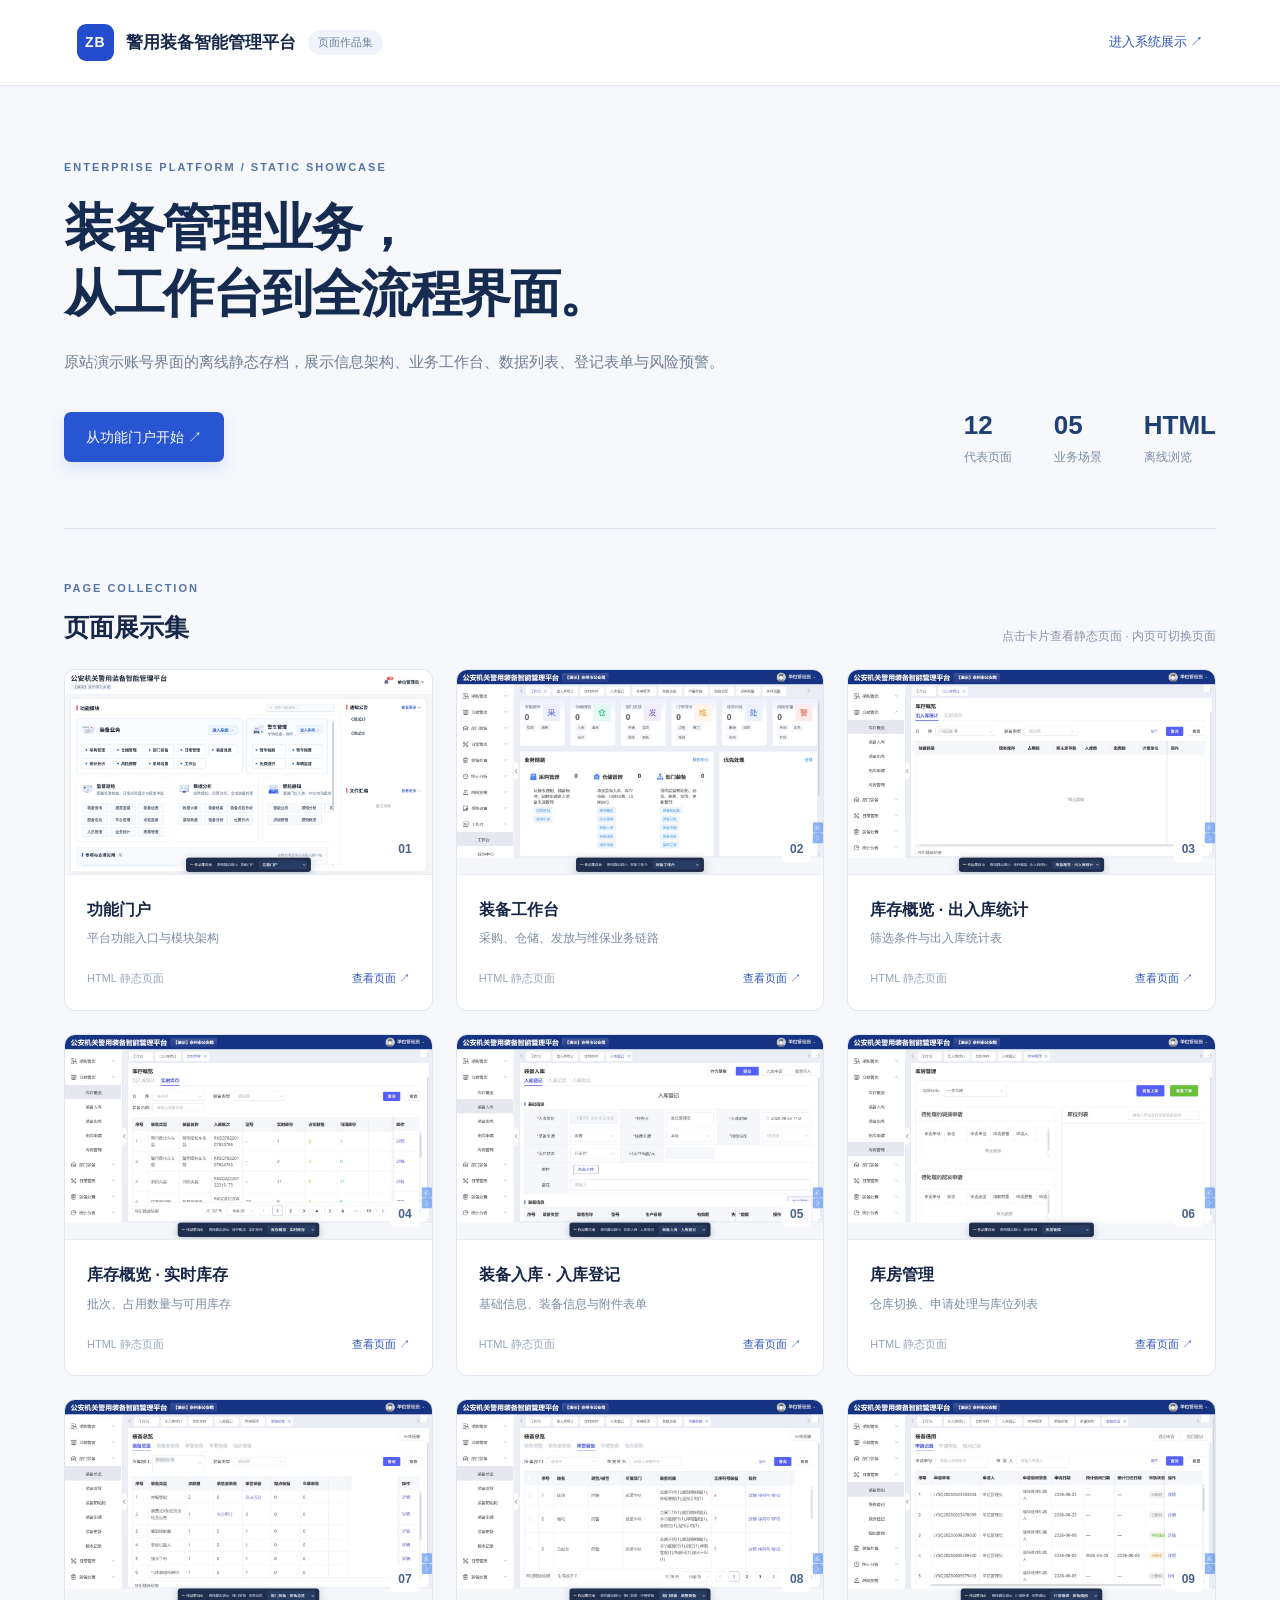
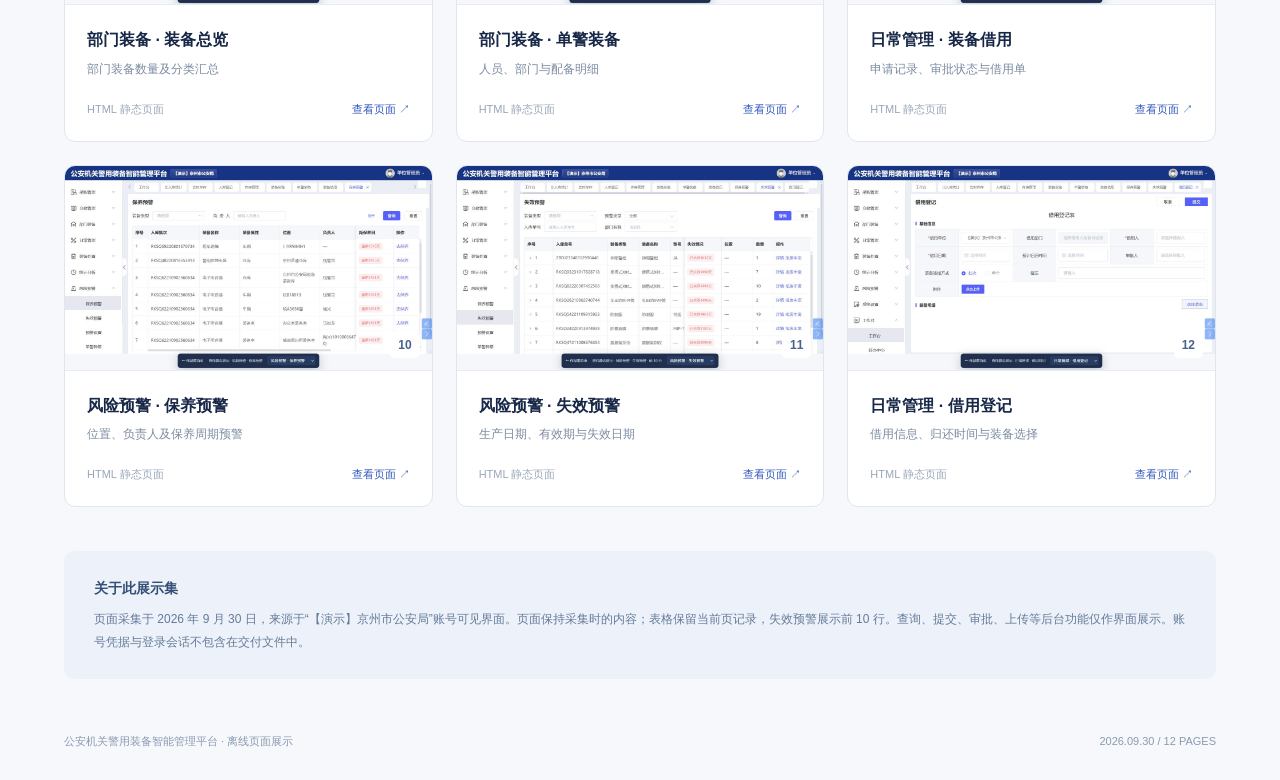
<file: index.html>
<!doctype html><html lang="zh-CN"><head><meta charset="utf-8"><meta name="viewport" content="width=device-width,initial-scale=1"><title>警用装备智能管理平台 · 页面作品集</title><link rel="stylesheet" href="gallery.css"></head><body><header><a class="brand" href="index.html"><span class="mark">ZB</span>警用装备智能管理平台<span class="label">页面作品集</span></a><a href="pages/02-workbench.html" class="header-link">进入系统展示 ↗</a></header><main><section class="hero"><div class="eyebrow">ENTERPRISE PLATFORM / STATIC SHOWCASE</div><h1>装备管理业务，<br>从工作台到全流程界面。</h1><p>原站演示账号界面的离线静态存档，展示信息架构、业务工作台、数据列表、登记表单与风险预警。</p><div class="hero-bottom"><a class="primary" href="pages/01-portal.html">从功能门户开始 ↗</a><div class="facts"><span><b>12</b>代表页面</span><span><b>05</b>业务场景</span><span><b>HTML</b>离线浏览</span></div></div></section><section class="section-title"><div><span class="eyebrow">PAGE COLLECTION</span><h2>页面展示集</h2></div><p>点击卡片查看静态页面 · 内页可切换页面</p></section><section class="grid"><a class="card" href="pages/01-portal.html"><div class="thumb"><img src="screenshots/01-portal.jpg" alt="功能门户 页面预览" loading="lazy"><span>01</span></div><div class="card-body"><h2>功能门户</h2><p>平台功能入口与模块架构</p><div class="card-bottom"><span>HTML 静态页面</span><b>查看页面 ↗</b></div></div></a><a class="card" href="pages/02-workbench.html"><div class="thumb"><img src="screenshots/02-workbench.jpg" alt="装备工作台 页面预览" loading="lazy"><span>02</span></div><div class="card-body"><h2>装备工作台</h2><p>采购、仓储、发放与维保业务链路</p><div class="card-bottom"><span>HTML 静态页面</span><b>查看页面 ↗</b></div></div></a><a class="card" href="pages/03-stock-statistics.html"><div class="thumb"><img src="screenshots/03-stock-statistics.jpg" alt="库存概览 · 出入库统计 页面预览" loading="lazy"><span>03</span></div><div class="card-body"><h2>库存概览 · 出入库统计</h2><p>筛选条件与出入库统计表</p><div class="card-bottom"><span>HTML 静态页面</span><b>查看页面 ↗</b></div></div></a><a class="card" href="pages/04-live-stock.html"><div class="thumb"><img src="screenshots/04-live-stock.jpg" alt="库存概览 · 实时库存 页面预览" loading="lazy"><span>04</span></div><div class="card-body"><h2>库存概览 · 实时库存</h2><p>批次、占用数量与可用库存</p><div class="card-bottom"><span>HTML 静态页面</span><b>查看页面 ↗</b></div></div></a><a class="card" href="pages/05-inbound-form.html"><div class="thumb"><img src="screenshots/05-inbound-form.jpg" alt="装备入库 · 入库登记 页面预览" loading="lazy"><span>05</span></div><div class="card-body"><h2>装备入库 · 入库登记</h2><p>基础信息、装备信息与附件表单</p><div class="card-bottom"><span>HTML 静态页面</span><b>查看页面 ↗</b></div></div></a><a class="card" href="pages/06-warehouse.html"><div class="thumb"><img src="screenshots/06-warehouse.jpg" alt="库房管理 页面预览" loading="lazy"><span>06</span></div><div class="card-body"><h2>库房管理</h2><p>仓库切换、申请处理与库位列表</p><div class="card-bottom"><span>HTML 静态页面</span><b>查看页面 ↗</b></div></div></a><a class="card" href="pages/07-equipment-overview.html"><div class="thumb"><img src="screenshots/07-equipment-overview.jpg" alt="部门装备 · 装备总览 页面预览" loading="lazy"><span>07</span></div><div class="card-body"><h2>部门装备 · 装备总览</h2><p>部门装备数量及分类汇总</p><div class="card-bottom"><span>HTML 静态页面</span><b>查看页面 ↗</b></div></div></a><a class="card" href="pages/08-personal-equipment.html"><div class="thumb"><img src="screenshots/08-personal-equipment.jpg" alt="部门装备 · 单警装备 页面预览" loading="lazy"><span>08</span></div><div class="card-body"><h2>部门装备 · 单警装备</h2><p>人员、部门与配备明细</p><div class="card-bottom"><span>HTML 静态页面</span><b>查看页面 ↗</b></div></div></a><a class="card" href="pages/09-borrow-records.html"><div class="thumb"><img src="screenshots/09-borrow-records.jpg" alt="日常管理 · 装备借用 页面预览" loading="lazy"><span>09</span></div><div class="card-body"><h2>日常管理 · 装备借用</h2><p>申请记录、审批状态与借用单</p><div class="card-bottom"><span>HTML 静态页面</span><b>查看页面 ↗</b></div></div></a><a class="card" href="pages/10-maintenance-warning.html"><div class="thumb"><img src="screenshots/10-maintenance-warning.jpg" alt="风险预警 · 保养预警 页面预览" loading="lazy"><span>10</span></div><div class="card-body"><h2>风险预警 · 保养预警</h2><p>位置、负责人及保养周期预警</p><div class="card-bottom"><span>HTML 静态页面</span><b>查看页面 ↗</b></div></div></a><a class="card" href="pages/11-expiry-warning.html"><div class="thumb"><img src="screenshots/11-expiry-warning.jpg" alt="风险预警 · 失效预警 页面预览" loading="lazy"><span>11</span></div><div class="card-body"><h2>风险预警 · 失效预警</h2><p>生产日期、有效期与失效日期</p><div class="card-bottom"><span>HTML 静态页面</span><b>查看页面 ↗</b></div></div></a><a class="card" href="pages/12-borrow-form.html"><div class="thumb"><img src="screenshots/12-borrow-form.jpg" alt="日常管理 · 借用登记 页面预览" loading="lazy"><span>12</span></div><div class="card-body"><h2>日常管理 · 借用登记</h2><p>借用信息、归还时间与装备选择</p><div class="card-bottom"><span>HTML 静态页面</span><b>查看页面 ↗</b></div></div></a></section><section class="note"><b>关于此展示集</b><p>页面采集于 2026 年 9 月 30 日，来源于“【演示】京州市公安局”账号可见界面。页面保持采集时的内容；表格保留当前页记录，失效预警展示前 10 行。查询、提交、审批、上传等后台功能仅作界面展示。账号凭据与登录会话不包含在交付文件中。</p></section></main><footer><span>公安机关警用装备智能管理平台 · 离线页面展示</span><span>2026.09.30 / 12 PAGES</span></footer></body></html>
</file>
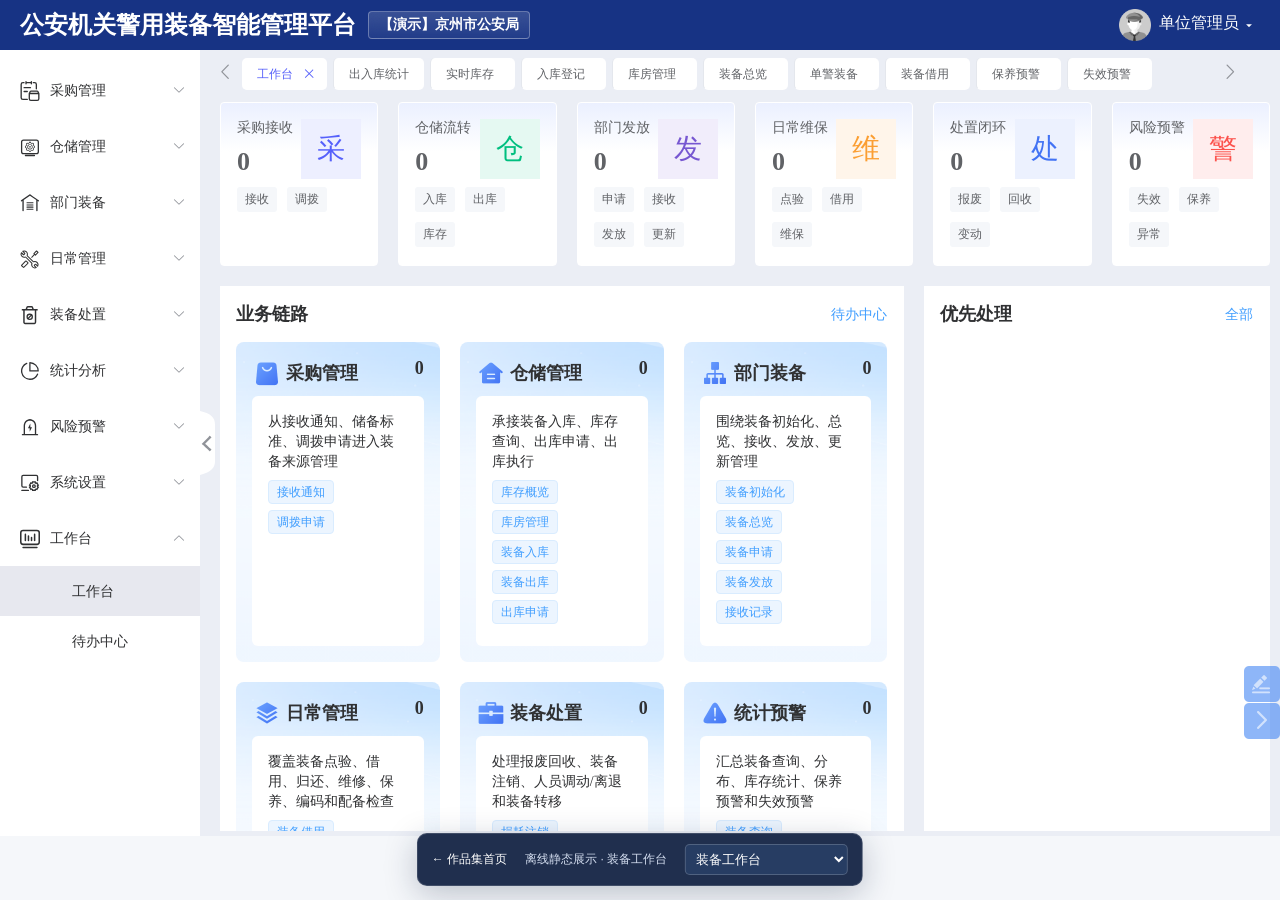
<file: pages/02-workbench.html>
<!doctype html>
<html lang="zh-CN"><head><meta charset="utf-8"><link rel="stylesheet" href="../assets/a75b6a706706-main.css"><link rel="stylesheet" href="../assets/99733dc4d3de-font.css"><link rel="stylesheet" href="../assets/b8a30d08de4d-zkml-ui.css"><link rel="stylesheet" href="../assets/4b839b14a725-police-ui.css"><link rel="stylesheet" href="../assets/8e5123ddd7e0-default.css"><link rel="stylesheet" href="../assets/495cbee80b74-iconfont.css"><link rel="stylesheet" href="../assets/02607e779783-iconfont.css"><link href="../assets/ac1568eb8ac0-app.73de8ee4.css" rel="stylesheet"><style>.w-e-toolbar,
.w-e-text-container,
.w-e-menu-panel {
  padding: 0;
  margin: 0;
  box-sizing: border-box;
  background-color: #fff;
  /*表情菜单样式*/
  /*分割线样式*/
}
.w-e-toolbar h1,
.w-e-text-container h1,
.w-e-menu-panel h1 {
  font-size: 32px !important;
}
.w-e-toolbar h2,
.w-e-text-container h2,
.w-e-menu-panel h2 {
  font-size: 24px !important;
}
.w-e-toolbar h3,
.w-e-text-container h3,
.w-e-menu-panel h3 {
  font-size: 18.72px !important;
}
.w-e-toolbar h4,
.w-e-text-container h4,
.w-e-menu-panel h4 {
  font-size: 16px !important;
}
.w-e-toolbar h5,
.w-e-text-container h5,
.w-e-menu-panel h5 {
  font-size: 13.28px !important;
}
.w-e-toolbar p,
.w-e-text-container p,
.w-e-menu-panel p {
  font-size: 16px !important;
}
.w-e-toolbar .eleImg,
.w-e-text-container .eleImg,
.w-e-menu-panel .eleImg {
  cursor: pointer;
  display: inline-block;
  font-size: 18px;
  padding: 0 3px;
}
.w-e-toolbar *,
.w-e-text-container *,
.w-e-menu-panel * {
  padding: 0;
  margin: 0;
  box-sizing: border-box;
}
.w-e-toolbar hr,
.w-e-text-container hr,
.w-e-menu-panel hr {
  cursor: pointer;
  display: block;
  height: 0px;
  border: 0;
  border-top: 3px solid #ccc;
  margin: 20px 0;
}
.w-e-clear-fix:after {
  content: "";
  display: table;
  clear: both;
}
.w-e-drop-list-item {
  position: relative;
  top: 1px;
  padding-right: 7px;
  color: #333 !important;
}
.w-e-drop-list-tl {
  padding-left: 10px;
  text-align: left;
}
</style><style>@font-face {
  font-family: 'w-e-icon';
  src: url("[data-uri]") format('truetype');
  font-weight: normal;
  font-style: normal;
}
[class^="w-e-icon-"],
[class*=" w-e-icon-"] {
  /* use !important to prevent issues with browser extensions that change fonts */
  font-family: 'w-e-icon' !important;
  speak: none;
  font-style: normal;
  font-weight: normal;
  font-variant: normal;
  text-transform: none;
  line-height: 1;
  /* Better Font Rendering =========== */
  -webkit-font-smoothing: antialiased;
  -moz-osx-font-smoothing: grayscale;
}
.w-e-icon-close:before {
  content: "\f00d";
}
.w-e-icon-upload2:before {
  content: "\e9c6";
}
.w-e-icon-trash-o:before {
  content: "\f014";
}
.w-e-icon-header:before {
  content: "\f1dc";
}
.w-e-icon-pencil2:before {
  content: "\e906";
}
.w-e-icon-paint-brush:before {
  content: "\f1fc";
}
.w-e-icon-image:before {
  content: "\e90d";
}
.w-e-icon-play:before {
  content: "\e912";
}
.w-e-icon-location:before {
  content: "\e947";
}
.w-e-icon-undo:before {
  content: "\e965";
}
.w-e-icon-redo:before {
  content: "\e966";
}
.w-e-icon-quotes-left:before {
  content: "\e977";
}
.w-e-icon-list-numbered:before {
  content: "\e9b9";
}
.w-e-icon-list2:before {
  content: "\e9bb";
}
.w-e-icon-link:before {
  content: "\e9cb";
}
.w-e-icon-happy:before {
  content: "\e9df";
}
.w-e-icon-bold:before {
  content: "\ea62";
}
.w-e-icon-underline:before {
  content: "\ea63";
}
.w-e-icon-italic:before {
  content: "\ea64";
}
.w-e-icon-strikethrough:before {
  content: "\ea65";
}
.w-e-icon-table2:before {
  content: "\ea71";
}
.w-e-icon-paragraph-left:before {
  content: "\ea77";
}
.w-e-icon-paragraph-center:before {
  content: "\ea78";
}
.w-e-icon-paragraph-right:before {
  content: "\ea79";
}
.w-e-icon-paragraph-justify:before {
  content: "\ea7a";
}
.w-e-icon-terminal:before {
  content: "\f120";
}
.w-e-icon-page-break:before {
  content: "\ea68";
}
.w-e-icon-cancel-circle:before {
  content: "\ea0d";
}
.w-e-icon-font:before {
  content: "\ea5c";
}
.w-e-icon-text-heigh:before {
  content: "\ea5f";
}
.w-e-icon-paint-format:before {
  content: "\e90c";
}
.w-e-icon-indent-increase:before {
  content: "\ea7b";
}
.w-e-icon-indent-decrease:before {
  content: "\ea7c";
}
.w-e-icon-row-height:before {
  content: "\e9be";
}
.w-e-icon-fullscreen_exit:before {
  content: "\e900";
}
.w-e-icon-fullscreen:before {
  content: "\e901";
}
.w-e-icon-split-line:before {
  content: "\ea0b";
}
.w-e-icon-checkbox-checked:before {
  content: "\ea52";
}
</style><style>.w-e-toolbar {
  display: flex;
  padding: 0 6px;
  flex-wrap: wrap;
  position: relative;
  /* 单个菜单 */
}
.w-e-toolbar .w-e-menu {
  position: relative;
  display: flex;
  width: 40px;
  height: 40px;
  align-items: center;
  justify-content: center;
  text-align: center;
  cursor: pointer;
}
.w-e-toolbar .w-e-menu i {
  color: #999;
}
.w-e-toolbar .w-e-menu:hover {
  background-color: #F6F6F6;
}
.w-e-toolbar .w-e-menu:hover i {
  color: #333;
}
.w-e-toolbar .w-e-active i {
  color: #1e88e5;
}
.w-e-toolbar .w-e-active:hover i {
  color: #1e88e5;
}
.w-e-menu-tooltip {
  position: absolute;
  display: flex;
  color: #f1f1f1;
  background-color: rgba(0, 0, 0, 0.75);
  box-shadow: 0 2px 8px 0 rgba(0, 0, 0, 0.15);
  border-radius: 4px;
  padding: 4px 5px 6px;
  justify-content: center;
  align-items: center;
}
.w-e-menu-tooltip-up::after {
  content: "";
  position: absolute;
  top: 100%;
  left: 50%;
  margin-left: -5px;
  border: 5px solid rgba(0, 0, 0, 0);
  border-top-color: rgba(0, 0, 0, 0.73);
}
.w-e-menu-tooltip-down::after {
  content: "";
  position: absolute;
  bottom: 100%;
  left: 50%;
  margin-left: -5px;
  border: 5px solid rgba(0, 0, 0, 0);
  border-bottom-color: rgba(0, 0, 0, 0.73);
}
.w-e-menu-tooltip-item-wrapper {
  font-size: 14px;
  margin: 0 5px;
}
</style><style>.w-e-text-container {
  position: relative;
  height: 100%;
}
.w-e-text-container .w-e-progress {
  position: absolute;
  background-color: #1e88e5;
  top: 0;
  left: 0;
  height: 1px;
}
.w-e-text-container .placeholder {
  color: #D4D4D4;
  position: absolute;
  font-size: 11pt;
  line-height: 22px;
  left: 10px;
  top: 10px;
  -webkit-user-select: none;
     -moz-user-select: none;
      -ms-user-select: none;
          user-select: none;
  z-index: -1;
}
.w-e-text {
  padding: 0 10px;
  overflow-y: auto;
}
.w-e-text p,
.w-e-text h1,
.w-e-text h2,
.w-e-text h3,
.w-e-text h4,
.w-e-text h5,
.w-e-text table,
.w-e-text pre {
  margin: 10px 0;
  line-height: 1.5;
}
.w-e-text ul,
.w-e-text ol {
  margin: 10px 0 10px 20px;
}
.w-e-text blockquote {
  display: block;
  border-left: 8px solid #d0e5f2;
  padding: 5px 10px;
  margin: 10px 0;
  line-height: 1.4;
  font-size: 100%;
  background-color: #f1f1f1;
}
.w-e-text code {
  display: inline-block;
  background-color: #f1f1f1;
  border-radius: 3px;
  padding: 3px 5px;
  margin: 0 3px;
}
.w-e-text pre code {
  display: block;
}
.w-e-text table {
  border-top: 1px solid #ccc;
  border-left: 1px solid #ccc;
}
.w-e-text table td,
.w-e-text table th {
  border-bottom: 1px solid #ccc;
  border-right: 1px solid #ccc;
  padding: 3px 5px;
  min-height: 30px;
  height: 30px;
}
.w-e-text table th {
  border-bottom: 2px solid #ccc;
  text-align: center;
  background-color: #f1f1f1;
}
.w-e-text:focus {
  outline: none;
}
.w-e-text img {
  cursor: pointer;
}
.w-e-text img:hover {
  box-shadow: 0 0 5px #333;
}
.w-e-text .w-e-todo {
  margin: 0 0 0 20px;
}
.w-e-text .w-e-todo li {
  list-style: none;
  font-size: 1em;
}
.w-e-text .w-e-todo li span:nth-child(1) {
  position: relative;
  left: -18px;
}
.w-e-text .w-e-todo li span:nth-child(1) input {
  position: absolute;
  margin-right: 3px;
}
.w-e-text .w-e-todo li span:nth-child(1) input[type=checkbox] {
  top: 50%;
  margin-top: -6px;
}
.w-e-tooltip {
  position: absolute;
  display: flex;
  color: #f1f1f1;
  background-color: rgba(0, 0, 0, 0.75);
  box-shadow: 0 2px 8px 0 rgba(0, 0, 0, 0.15);
  border-radius: 4px;
  padding: 4px 5px 6px;
  justify-content: center;
  align-items: center;
}
.w-e-tooltip-up::after {
  content: "";
  position: absolute;
  top: 100%;
  left: 50%;
  margin-left: -5px;
  border: 5px solid rgba(0, 0, 0, 0);
  border-top-color: rgba(0, 0, 0, 0.73);
}
.w-e-tooltip-down::after {
  content: "";
  position: absolute;
  bottom: 100%;
  left: 50%;
  margin-left: -5px;
  border: 5px solid rgba(0, 0, 0, 0);
  border-bottom-color: rgba(0, 0, 0, 0.73);
}
.w-e-tooltip-item-wrapper {
  cursor: pointer;
  font-size: 14px;
  margin: 0 5px;
}
.w-e-tooltip-item-wrapper:hover {
  color: #ccc;
  text-decoration: underline;
}
</style><style>.w-e-menu .w-e-panel-container {
  position: absolute;
  top: 0;
  left: 50%;
  border: 1px solid #ccc;
  border-top: 0;
  box-shadow: 1px 1px 2px #ccc;
  color: #333;
  background-color: #fff;
  text-align: left;
  /* 为 emotion panel 定制的样式 */
  /* 上传图片、上传视频的 panel 定制样式 */
}
.w-e-menu .w-e-panel-container .w-e-panel-close {
  position: absolute;
  right: 0;
  top: 0;
  padding: 5px;
  margin: 2px 5px 0 0;
  cursor: pointer;
  color: #999;
}
.w-e-menu .w-e-panel-container .w-e-panel-close:hover {
  color: #333;
}
.w-e-menu .w-e-panel-container .w-e-panel-tab-title {
  list-style: none;
  display: flex;
  font-size: 14px;
  margin: 2px 10px 0 10px;
  border-bottom: 1px solid #f1f1f1;
}
.w-e-menu .w-e-panel-container .w-e-panel-tab-title .w-e-item {
  padding: 3px 5px;
  color: #999;
  cursor: pointer;
  margin: 0 3px;
  position: relative;
  top: 1px;
}
.w-e-menu .w-e-panel-container .w-e-panel-tab-title .w-e-active {
  color: #333;
  border-bottom: 1px solid #333;
  cursor: default;
  font-weight: 700;
}
.w-e-menu .w-e-panel-container .w-e-panel-tab-content {
  padding: 10px 15px 10px 15px;
  font-size: 16px;
  /* 输入框的样式 */
  /* 按钮的样式 */
}
.w-e-menu .w-e-panel-container .w-e-panel-tab-content input:focus,
.w-e-menu .w-e-panel-container .w-e-panel-tab-content textarea:focus,
.w-e-menu .w-e-panel-container .w-e-panel-tab-content button:focus {
  outline: none;
}
.w-e-menu .w-e-panel-container .w-e-panel-tab-content textarea {
  width: 100%;
  border: 1px solid #ccc;
  padding: 5px;
  margin-top: 10px;
}
.w-e-menu .w-e-panel-container .w-e-panel-tab-content textarea:focus {
  border-color: #1e88e5;
}
.w-e-menu .w-e-panel-container .w-e-panel-tab-content input[type=text] {
  border: none;
  border-bottom: 1px solid #ccc;
  font-size: 14px;
  height: 20px;
  color: #333;
  text-align: left;
}
.w-e-menu .w-e-panel-container .w-e-panel-tab-content input[type=text].small {
  width: 30px;
  text-align: center;
}
.w-e-menu .w-e-panel-container .w-e-panel-tab-content input[type=text].block {
  display: block;
  width: 100%;
  margin: 10px 0;
}
.w-e-menu .w-e-panel-container .w-e-panel-tab-content input[type=text]:focus {
  border-bottom: 2px solid #1e88e5;
}
.w-e-menu .w-e-panel-container .w-e-panel-tab-content .w-e-button-container button {
  font-size: 14px;
  color: #1e88e5;
  border: none;
  padding: 5px 10px;
  background-color: #fff;
  cursor: pointer;
  border-radius: 3px;
}
.w-e-menu .w-e-panel-container .w-e-panel-tab-content .w-e-button-container button.left {
  float: left;
  margin-right: 10px;
}
.w-e-menu .w-e-panel-container .w-e-panel-tab-content .w-e-button-container button.right {
  float: right;
  margin-left: 10px;
}
.w-e-menu .w-e-panel-container .w-e-panel-tab-content .w-e-button-container button.gray {
  color: #999;
}
.w-e-menu .w-e-panel-container .w-e-panel-tab-content .w-e-button-container button.red {
  color: #c24f4a;
}
.w-e-menu .w-e-panel-container .w-e-panel-tab-content .w-e-button-container button:hover {
  background-color: #f1f1f1;
}
.w-e-menu .w-e-panel-container .w-e-panel-tab-content .w-e-button-container:after {
  content: "";
  display: table;
  clear: both;
}
.w-e-menu .w-e-panel-container .w-e-emoticon-container .w-e-item {
  cursor: pointer;
  font-size: 18px;
  padding: 0 3px;
  display: inline-block;
}
.w-e-menu .w-e-panel-container .w-e-up-img-container,
.w-e-menu .w-e-panel-container .w-e-up-video-container {
  text-align: center;
}
.w-e-menu .w-e-panel-container .w-e-up-img-container .w-e-up-btn,
.w-e-menu .w-e-panel-container .w-e-up-video-container .w-e-up-btn {
  display: inline-block;
  color: #999;
  cursor: pointer;
  font-size: 60px;
  line-height: 1;
}
.w-e-menu .w-e-panel-container .w-e-up-img-container .w-e-up-btn:hover,
.w-e-menu .w-e-panel-container .w-e-up-video-container .w-e-up-btn:hover {
  color: #333;
}
</style><style>.w-e-toolbar .w-e-droplist {
  position: absolute;
  left: 0;
  top: 0;
  background-color: #fff;
  border: 1px solid #f1f1f1;
  border-right-color: #ccc;
  border-bottom-color: #ccc;
}
.w-e-toolbar .w-e-droplist .w-e-dp-title {
  text-align: center;
  color: #999;
  line-height: 2;
  border-bottom: 1px solid #f1f1f1;
  font-size: 13px;
}
.w-e-toolbar .w-e-droplist ul.w-e-list {
  list-style: none;
  line-height: 1;
}
.w-e-toolbar .w-e-droplist ul.w-e-list li.w-e-item {
  color: #333;
  padding: 5px 0;
}
.w-e-toolbar .w-e-droplist ul.w-e-list li.w-e-item:hover {
  background-color: #f1f1f1;
}
.w-e-toolbar .w-e-droplist ul.w-e-block {
  list-style: none;
  text-align: left;
  padding: 5px;
}
.w-e-toolbar .w-e-droplist ul.w-e-block li.w-e-item {
  display: inline-block;
  padding: 3px 5px;
}
.w-e-toolbar .w-e-droplist ul.w-e-block li.w-e-item:hover {
  background-color: #f1f1f1;
}
</style><style>.w-e-text-container {
  overflow: hidden;
}
.w-e-img-drag-mask {
  position: absolute;
  z-index: 1;
  border: 1px dashed #ccc;
  box-sizing: border-box;
}
.w-e-img-drag-mask .w-e-img-drag-rb {
  position: absolute;
  right: -5px;
  bottom: -5px;
  width: 16px;
  height: 16px;
  border-radius: 50%;
  background: #ccc;
  cursor: se-resize;
}
.w-e-img-drag-mask .w-e-img-drag-show-size {
  min-width: 110px;
  height: 22px;
  line-height: 22px;
  font-size: 14px;
  color: #999;
  position: absolute;
  left: 0;
  top: 0;
  background-color: #999;
  color: #fff;
  border-radius: 2px;
  padding: 0 5px;
}
</style><style>.w-e-table {
  display: flex;
}
.w-e-table .w-e-table-input {
  width: 40px;
  text-align: center!important;
  margin: 0 5px;
}
</style><style>.w-e-full-screen-editor {
  position: fixed;
  width: 100%!important;
  height: 100%!important;
  left: 0;
  top: 0;
}
</style><style>.w-e-content-mantle {
  width: 100%;
  height: 100%;
  overflow-y: auto;
}
.w-e-content-mantle .w-e-content-preview {
  width: 100%;
  min-height: 100%;
  padding: 0 10px;
  line-height: 1.5;
}
.w-e-content-mantle .w-e-content-preview img {
  cursor: default;
}
.w-e-content-mantle .w-e-content-preview img:hover {
  box-shadow: none;
}
.w-e-menue-mantle {
  position: absolute;
  height: 100%;
  width: 100%;
  top: 0;
  left: 0;
}
</style><style type="text/css">.el-select-tree{display:inline-block}.el-select-tree .el-input__icon{cursor:pointer;-webkit-transition:-webkit-transform .3s;transition:-webkit-transform .3s;transition:transform .3s;transition:transform .3s,-webkit-transform .3s}.el-select-tree .el-input__icon-close{display:none}.el-select-tree .el-input__inner{cursor:pointer;padding-right:30px}.el-select-tree .el-input:hover:not(.is-disabled) .el-input__inner{border-color:#c0c4cc}.el-select-tree .el-input:hover:not(.is-disabled).is-selected.is-clearable .el-input__icon-close{display:inline-block}.el-select-tree .el-input:hover:not(.is-disabled).is-selected.is-clearable .el-input__icon-arrow-down{display:none}.el-select-tree .el-input.is-active .el-input__icon-arrow-down{-webkit-transform:rotate(-180deg);-ms-transform:rotate(-180deg);transform:rotate(-180deg)}.el-select-tree .el-input.is-active .el-input__inner{border-color:#409eff}.el-select-tree__popover{padding:0!important;border:1px solid #e4e7ed!important;border-radius:4px!important}.el-select-tree__popover .popper__arrow{left:35px!important}.el-select-tree__popover .el-tree-node__expand-icon.is-leaf{cursor:pointer}.el-select-tree__list{overflow-y:auto}.el-select-tree__list::-webkit-scrollbar-track-piece{background:#d3dce6}.el-select-tree__list::-webkit-scrollbar{width:4px}.el-select-tree__list::-webkit-scrollbar-thumb{background:#99a9bf}.el-select-tree__item{position:relative;white-space:nowrap;padding-right:20px}.el-select-tree__item.is-selected{color:#409eff;font-weight:bolder}.el-select-tree__item.is-disabled{color:#bbb;cursor:not-allowed}</style><link rel="stylesheet" type="text/css" href="../assets/f544667966f7-chunk-37cae670.21fa696d.css"><link rel="stylesheet" type="text/css" href="../assets/c38882f746fa-chunk-a2f9f28c.5c264e4e.css"><link rel="stylesheet" type="text/css" href="../assets/88d1f2d2cb9c-chunk-308e155c.c3f1a222.css"><link rel="stylesheet" type="text/css" href="../assets/7e0d08e3c566-chunk-595ae810.dafb4366.css"><link rel="stylesheet" type="text/css" href="../assets/9a50e0ee8602-chunk-21f54617.8dccbaa2.css"><link rel="stylesheet" type="text/css" href="../assets/2b93351a8be4-chunk-653d23fe.9751bac7.css"><link rel="stylesheet" type="text/css" href="../assets/012712c6f304-chunk-65b8d03e.e5b3d646.css"><link rel="stylesheet" type="text/css" href="../assets/35f9f73c01af-chunk-7ed53cdc.fc15d1c7.css"><link rel="stylesheet" type="text/css" href="../assets/742002075a6b-chunk-8f26ee44.5d0b5383.css"><link rel="stylesheet" type="text/css" href="../assets/d91299909bc8-chunk-68972316.8209689f.css"><link rel="stylesheet" type="text/css" href="../assets/2b4e1e241c97-chunk-5abd26cc.32698199.css"><link rel="stylesheet" type="text/css" href="../assets/3a8c157c1abc-chunk-664f49fc.504fc07c.css"><link rel="stylesheet" type="text/css" href="../assets/5bca6112211f-chunk-6fc4a7ea.fe79c316.css"><link rel="stylesheet" type="text/css" href="../assets/a03a72de03ba-chunk-764f3a0f.a8d22545.css"><title>装备工作台 · 静态作品集</title><meta name="viewport" content="width=device-width,initial-scale=1"><meta http-equiv="Content-Security-Policy" content="default-src 'self' data: blob:; script-src 'self'; style-src 'self' 'unsafe-inline'; img-src 'self' data: blob:; font-src 'self' data:; connect-src 'none'; form-action 'none';"><link rel="stylesheet" href="../offline.css"></head><body><div id="portfolio-bar"><a href="../index.html">← 作品集首页</a><span>离线静态展示 · 装备工作台</span><select id="portfolio-page-select" aria-label="切换展示页面"><option value="01-portal.html">功能门户</option><option value="02-workbench.html" selected>装备工作台</option><option value="03-stock-statistics.html">库存概览 · 出入库统计</option><option value="04-live-stock.html">库存概览 · 实时库存</option><option value="05-inbound-form.html">装备入库 · 入库登记</option><option value="06-warehouse.html">库房管理</option><option value="07-equipment-overview.html">部门装备 · 装备总览</option><option value="08-personal-equipment.html">部门装备 · 单警装备</option><option value="09-borrow-records.html">日常管理 · 装备借用</option><option value="10-maintenance-warning.html">风险预警 · 保养预警</option><option value="11-expiry-warning.html">风险预警 · 失效预警</option><option value="12-borrow-form.html">日常管理 · 借用登记</option></select></div><svg style="position:absolute;width:0;height:0;overflow:hidden"><defs><symbol id="icon-caigouguanli_icon" viewbox="0 0 1024 1024"><path d="M406.045853 944.54039a33.784626 33.784626 0 0 1-33.84179 33.841791H151.717935a126.049238 126.049238 0 0 1-125.763412-125.763413V177.212081A126.049238 126.049238 0 0 1 151.717935 51.448669h52.763468a33.841791 33.841791 0 1 1 0 67.683581H151.717935A58.365656 58.365656 0 0 0 93.638105 177.212081v675.235192A58.365656 58.365656 0 0 0 151.717935 910.698599h220.371797a33.784626 33.784626 0 0 1 33.956121 33.841791z m274.735891-825.40814h64.539496A58.365656 58.365656 0 0 1 803.40107 177.212081v219.056997a33.841791 33.841791 0 1 0 67.683582 0V177.212081a126.049238 126.049238 0 0 0-125.763412-125.763412h-64.539496a33.841791 33.841791 0 1 0 0 67.683581z m-373.117178 54.592754a33.784626 33.784626 0 0 0 33.841791-33.841791v-19.150337h206.423491v19.150337a33.841791 33.841791 0 1 0 67.683582 0V33.841791a33.841791 33.841791 0 1 0-67.683582 0v19.150338H341.506357V33.841791a33.841791 33.841791 0 1 0-67.683582 0v106.041422a33.784626 33.784626 0 0 0 33.898956 33.841791z m-97.923966 136.053146a33.841791 33.841791 0 1 0 0 67.683582H534.72469a33.841791 33.841791 0 1 0 0-67.683582z m162.406297 194.704628H209.7406a33.841791 33.841791 0 1 0 0 67.683582h162.406297a33.841791 33.841791 0 0 0 0-67.683582zM997.762707 640.250098v268.67638a115.245018 115.245018 0 0 1-115.073522 115.073522H557.590765A115.245018 115.245018 0 0 1 442.517243 908.926478v-268.67638a36.014068 36.014068 0 0 1 3.372746-14.862949l49.390722-101.068051a77.458829 77.458829 0 0 1 69.055546-43.102551h311.550271a77.173003 77.173003 0 0 1 69.055546 43.102551l49.390722 101.068051a30.297549 30.297549 0 0 1 3.429911 14.862949zM555.818644 554.10216l-25.495673 52.363312h379.405348l-25.495674-52.363312a9.26076 9.26076 0 0 0-8.346117-5.202032H564.107596a9.546586 9.546586 0 0 0-8.231787 5.144867z m374.260481 120.046894H510.029329v234.377268a47.38994 47.38994 0 0 0 47.38994 47.38994h325.269916a47.38994 47.38994 0 0 0 47.38994-47.38994z" fill="#303133"></path></symbol><symbol id="icon-iconzuocelan-cangchuguanli-zb" viewbox="0 0 1024 1024"><path d="M840.082021 124.191048H181.229307A131.808952 131.808952 0 0 0 49.548387 256v494.203551a131.808952 131.808952 0 0 0 131.744936 131.808952h658.852714a131.808952 131.808952 0 0 0 131.744936-131.744936V256.064016a131.808952 131.808952 0 0 0-131.744936-131.872968z m65.936484 625.948487a66.0005 66.0005 0 0 1-65.872468 65.936484H181.229307a66.0005 66.0005 0 0 1-65.872468-65.872468v-494.203551A66.0005 66.0005 0 0 1 181.229307 190.127532h658.91673a65.936484 65.936484 0 0 1 65.872468 65.872468v494.203551z m-164.713179 164.713178H280.006002a32.968242 32.968242 0 1 0 0 65.872468h460.915228a32.968242 32.968242 0 0 0 0-65.872468z m0 0" fill="#303133"></path><path d="M746.490623 451.44086l-23.173794-6.785696a206.707677 206.707677 0 0 0-20.933233-51.980995l12.099025-21.381346a17.988497 17.988497 0 0 0 0-23.685921l-46.859715-46.923731a19.204801 19.204801 0 0 0-9.602401-4.48112 34.312578 34.312578 0 0 0-14.083521 4.48112l-20.869217 14.147537a149.285321 149.285321 0 0 0-54.285571-25.990498l-7.297825-23.685921c-2.24056-9.602401-7.36184-16.388097-16.388097-16.388097H476.215054c-6.785696 0-14.083521 7.36184-16.388097 16.388097l-4.481121 23.685921a204.403101 204.403101 0 0 0-54.221555 21.445361l-21.445361-11.84296a25.606402 25.606402 0 0 0-11.842961-4.545137c-4.545136 0-7.297824 0-9.602401 4.545137l-46.859715 46.859715a18.052513 18.052513 0 0 0 0 23.749937l11.906977 21.445361a165.225306 165.225306 0 0 0-23.749937 54.221556l-23.749938 7.297824c-9.602401 2.304576-16.388097 7.36184-16.388097 16.388097v68.369093c0 9.602401 9.602401 14.083521 16.388097 16.324081l23.749938 7.36184a224.056014 224.056014 0 0 0 21.445361 51.980995l-11.842961 21.445362a17.988497 17.988497 0 0 0 0 23.685921l46.859715 46.923731a18.436609 18.436609 0 0 0 9.602401 4.48112 34.248562 34.248562 0 0 0 14.083521-4.48112l21.445361-14.147537a200.242061 200.242061 0 0 0 51.980995 21.509377l7.361841 23.685922c2.24056 9.602401 7.297824 16.388097 16.324081 16.388097h67.792948c9.602401 0 14.083521-9.602401 16.388097-16.388097l7.361841-23.685922a199.153788 199.153788 0 0 0 51.916979-21.509377l21.509377 14.147537a34.056514 34.056514 0 0 0 14.083521 4.48112c4.48112 0 7.36184 0 9.602401-4.48112l46.923731-46.923731a18.756689 18.756689 0 0 0 0-23.685921l-11.906977-21.445362a200.562141 200.562141 0 0 0 21.445361-51.980995l23.685922-7.36184c9.666417-2.24056 16.388097-7.297824 16.388097-16.324081V468.405101a14.467617 14.467617 0 0 0-15.491873-16.964241z m-22.725682 75.666917l-21.893473 6.785696a26.694674 26.694674 0 0 0-15.043761 15.107777 270.083521 270.083521 0 0 1-17.156289 43.210803 20.613153 20.613153 0 0 0 0 21.893473l10.882721 19.71693-36.937235 37.00125-19.780945-10.946737a15.491873 15.491873 0 0 0-10.434609-2.624656 20.421105 20.421105 0 0 0-10.946736 2.112528 140.835209 140.835209 0 0 1-43.210803 17.156289 25.606402 25.606402 0 0 0-15.107777 15.107777l-6.785696 21.829458h-52.045012l-6.785696-21.829458a25.606402 25.606402 0 0 0-15.043761-15.107777 264.770193 264.770193 0 0 1-43.210803-17.156289 21.445361 21.445361 0 0 0-10.946736-2.112528 20.293073 20.293073 0 0 0-10.882721 2.112528l-19.780945 10.946737-36.425107-39.049763 10.946737-19.780945a20.677169 20.677169 0 0 0 0-21.893473 141.283321 141.283321 0 0 1-17.220305-43.146787 25.606402 25.606402 0 0 0-15.043761-15.107777l-21.893473-6.785696v-52.045011l21.893473-6.785697a26.822706 26.822706 0 0 0 15.043761-15.107777 265.410353 265.410353 0 0 1 17.220305-43.210803 20.677169 20.677169 0 0 0 0-21.893473l-10.946737-14.531633 36.937235-36.937234 19.844961 10.946737a24.582146 24.582146 0 0 0 10.882721 2.048512 20.741185 20.741185 0 0 0 10.946736-2.048512 141.539385 141.539385 0 0 1 43.210803-17.15629 25.606402 25.606402 0 0 0 15.107777-15.107776l6.785696-21.829458h52.045012l6.785696 21.829458a25.606402 25.606402 0 0 0 15.107777 15.107776 264.834209 264.834209 0 0 1 43.146787 17.15629 20.741185 20.741185 0 0 0 10.946736 2.048512 21.509377 21.509377 0 0 0 10.946737-2.048512l19.780945-10.946737 34.824706 36.937234-10.88272 17.156289a20.677169 20.677169 0 0 0 0 21.829458 142.243561 142.243561 0 0 1 17.156289 43.210802 25.606402 25.606402 0 0 0 15.107777 15.107777l21.893473 6.785697v52.045011h1.024256zM511.423856 364.891223a136.162041 136.162041 0 1 0 0 272.260065 134.945736 134.945736 0 0 0 136.098024-136.098025A140.067017 140.067017 0 0 0 511.615904 364.891223z m0 28.423106a104.218055 104.218055 0 0 1 88.150037 46.475618l-57.614403 30.59965a42.506627 42.506627 0 0 0-30.59965-13.187296 38.409602 38.409602 0 0 0-30.59965 13.187296l-57.03826-30.59965a107.162791 107.162791 0 0 1 87.893974-46.475618zM500.349087 608.792198a105.946487 105.946487 0 0 1-96.664166-107.738935 86.101525 86.101525 0 0 1 8.962241-41.738434l57.038259 30.59965c0 4.225056-2.112528 6.849712-2.112528 11.074768a42.314579 42.314579 0 0 0 33.224306 41.738435c-0.32008 0.064016-0.32008 66.064516-0.32008 66.064516z m-11.138784-107.738935a22.341585 22.341585 0 0 1 22.213553-22.213553 21.125281 21.125281 0 0 1 22.213553 22.213553 22.213553 22.213553 0 1 1-44.427106 0z m129.952488 0A108.827207 108.827207 0 0 1 522.434609 608.792198V542.791698a45.323331 45.323331 0 0 0 33.288322-41.738435 20.805201 20.805201 0 0 0-2.112528-11.074768l56.974243-30.59965a130.976744 130.976744 0 0 1 8.706177 41.674418z m0 0" fill="#303133"></path></symbol><symbol id="icon-iconzuocelan-zhaungbeishiguanli-zb" viewbox="0 0 1024 1024"><path d="M962.288572 371.932983s-424.234059-298.314579-427.626907-300.875219c-26.054514-18.116529-26.054514-18.116529-53.325331 1.152289L54.861715 371.932983a31.623906 31.623906 0 0 0-4.545136 44.235059 32.008002 32.008002 0 0 0 43.082771 10.242561l29.511378-21.573394v495.675919a34.12053 34.12053 0 0 0 34.056514 34.056514 33.416354 33.416354 0 0 0 34.056514-34.056514V359.513878l317.583396-224.568142 323.408852 227.960991v538.758689a34.056514 34.056514 0 1 0 68.049012 0V411.622906l22.661666 14.723681a32.008002 32.008002 0 0 0 43.08277-10.242561 32.52013 32.52013 0 0 0-3.392848-44.235059z m-627.356839 256.064016a14.275569 14.275569 0 0 0 14.723681 14.723681h323.28082a14.275569 14.275569 0 0 0 14.723681-14.723681v-28.935234a14.275569 14.275569 0 0 0-14.723681-14.72368h-323.28082a14.275569 14.275569 0 0 0-14.723681 14.72368v29.511378z m0 111.131783a14.275569 14.275569 0 0 0 14.723681 14.723681h323.28082a14.275569 14.275569 0 0 0 14.723681-14.723681v-29.511378a14.275569 14.275569 0 0 0-14.723681-14.723681h-323.28082a14.275569 14.275569 0 0 0-14.723681 14.723681v29.511378z m14.723681-211.252813h323.28082a14.275569 14.275569 0 0 0 14.723681-14.723681v-29.511378a14.275569 14.275569 0 0 0-14.723681-14.723681h-323.28082a14.275569 14.275569 0 0 0-14.723681 14.723681v29.511378a14.979745 14.979745 0 0 0 14.723681 14.723681z m-14.723681 317.583396a14.275569 14.275569 0 0 0 14.723681 14.723681h323.28082a14.275569 14.275569 0 0 0 14.723681-14.723681v-28.743186a14.275569 14.275569 0 0 0-14.723681-14.723681h-323.28082a14.275569 14.275569 0 0 0-14.723681 14.723681v29.511378z" fill="#303133"></path></symbol><symbol id="icon-iconzuocelan-weibaoguanli-zb" viewbox="0 0 1024 1024"><path d="M219.428571 74.166729a181.737283 181.737283 0 0 0-84.085489 19.1976 27.132608 27.132608 0 0 0-8.126984 43.386577l92.212473 92.212474-32.571928 32.571928-92.212474-92.212473a24.63692 24.63692 0 0 0-19.1976-8.126984 26.044744 26.044744 0 0 0-24.380952 16.253968 190.760155 190.760155 0 0 0 35.259592 219.748531 182.249219 182.249219 0 0 0 132.911386 54.265217 159.148106 159.148106 0 0 0 62.392201-10.87864l301.082365 301.082365a191.976003 191.976003 0 0 0 43.386577 198.055243 191.976003 191.976003 0 0 0 216.996875 35.259592 27.132608 27.132608 0 0 0 8.126984-43.386576l-92.212473-92.212474 32.571928-32.571928 92.212474 92.212473a24.63692 24.63692 0 0 0 19.1976 8.126984 26.044744 26.044744 0 0 0 24.252968-16.381952 190.760155 190.760155 0 0 0-35.259592-219.748532 193.063867 193.063867 0 0 0-198.055243-43.386576L392.846894 326.551181a191.976003 191.976003 0 0 0-43.386577-198.055243 182.697163 182.697163 0 0 0-130.223722-54.265217z m-35.259592 244.129484a53.561305 53.561305 0 0 0 37.947256-16.253968l32.571929-32.571929a52.473441 52.473441 0 0 0 0-75.958505l-62.392201-62.392201c8.126984 0 16.253968-2.687664 24.444944-2.687664a127.216098 127.216098 0 0 1 94.96413 40.698913 136.686914 136.686914 0 0 1 32.571928 140.782402 51.193601 51.193601 0 0 0 13.566305 56.952881l301.082364 301.082364a53.561305 53.561305 0 0 0 37.947257 16.253969 46.138233 46.138233 0 0 0 19.1976-2.687664 132.143482 132.143482 0 0 1 140.782402 32.571928 132.207474 132.207474 0 0 1 37.947257 119.345082l-62.392201-62.392201a52.473441 52.473441 0 0 0-75.958505 0l-32.571929 32.571929a52.473441 52.473441 0 0 0 0 75.958505l62.392201 62.392201c-8.126984 0-16.253968 2.687664-24.444944 2.687664a127.216098 127.216098 0 0 1-94.96413-40.698913 136.686914 136.686914 0 0 1-32.571928-140.782402 51.193601 51.193601 0 0 0-13.566304-56.952881L319.640045 405.133358a53.561305 53.561305 0 0 0-37.947257-16.253968 52.985377 52.985377 0 0 0-19.1976 2.687664 132.143482 132.143482 0 0 1-140.782402-32.571928 132.207474 132.207474 0 0 1-37.947257-119.345082l62.392201 62.392201a53.561305 53.561305 0 0 0 38.011249 16.253968z" fill="#333333"></path><path d="M303.514061 589.558305a53.561305 53.561305 0 0 0-37.947257 16.253968L70.263217 801.179853a52.473441 52.473441 0 0 0 0 75.958505l75.958505 75.958505a52.473441 52.473441 0 0 0 75.958505 0l195.303588-195.303587a52.473441 52.473441 0 0 0 0-75.958505L341.525309 605.876265a45.498313 45.498313 0 0 0-38.011248-16.31796zM186.856643 915.085614l-75.958505-75.958505 195.303587-195.303587 76.278465 75.958505L186.856643 915.085614z m659.11761-775.83902l37.947257 37.947257-94.96413 94.964129-19.1976-19.1976-19.1976-19.1976 94.964129-94.96413m0-65.079865a24.63692 24.63692 0 0 0-19.1976 8.126984l-132.207474 133.35933a26.23672 26.23672 0 0 0 0 37.947257l19.1976 19.1976-133.103362 132.783402a26.23672 26.23672 0 0 0 0 37.947257 26.23672 26.23672 0 0 0 37.947257 0l132.911386-132.911386 19.1976 19.1976a26.23672 26.23672 0 0 0 37.947257 0l132.911386-132.911386a26.23672 26.23672 0 0 0 0-37.947257L865.171854 82.549681a21.11736 21.11736 0 0 0-19.197601-8.126984z" fill="#333333"></path></symbol><symbol id="icon-iconzuocelan-baofeiguanli-zb" viewbox="0 0 1024 1024"><path d="M899.936984 209.972493a19.972993 19.972993 0 0 0-14.659665-5.889472h-179.244811l-40.20205-102.425607a88.790198 88.790198 0 0 0-31.111778-39.305826A67.088772 67.088772 0 0 0 590.867717 46.859715H404.389097a85.397349 85.397349 0 0 0-45.707427 15.747937 79.315829 79.315829 0 0 0-31.111778 39.305826l-40.20205 102.425607H109.979495a19.972993 19.972993 0 0 0-14.659665 5.889472 13.699425 13.699425 0 0 0-3.648912 13.763441v39.305826a18.500625 18.500625 0 0 0 5.505376 13.763441 13.827457 13.827457 0 0 0 12.803201 5.889473h54.861715v583.313828a138.146537 138.146537 0 0 0 27.39885 86.485622 81.172293 81.172293 0 0 0 65.808452 35.40085h480.888222a78.483621 78.483621 0 0 0 65.808452-37.321331 148.005001 148.005001 0 0 0 27.39885-88.406101V282.630658h54.989747a16.068017 16.068017 0 0 0 12.803201-5.889473 22.085521 22.085521 0 0 0 5.505377-13.763441v-39.24181a22.085521 22.085521 0 0 0-5.505377-13.763441z m-502.845711-76.819205a18.564641 18.564641 0 0 1 9.154288-7.873968h182.829708c3.648912 0 7.297824 3.904976 9.154288 5.889472l29.255314 72.722181H367.771943z m347.414854 772.225057l-5.505377 5.889472H258.112528q-2.752688 0-5.505376-5.889472a83.604901 83.604901 0 0 1-12.803201-41.290323V282.630658h517.505376v581.649412a77.843461 77.843461 0 0 1-12.8032 41.290323z" fill="#303133"></path><path d="M497.596399 440.046012a165.865466 165.865466 0 1 0 165.865466 165.865466 166.44161 166.44161 0 0 0-165.865466-165.865466z m0 66.32058a96.792198 96.792198 0 0 1 43.146787 9.92248l-132.705176 132.705177a96.856214 96.856214 0 0 1-9.922481-43.146787A99.80095 99.80095 0 0 1 497.596399 506.366592z m0 199.025756a96.728182 96.728182 0 0 1-43.146787-9.922481l132.705177-132.705176a96.792198 96.792198 0 0 1 9.92248 43.146787 99.80095 99.80095 0 0 1-99.48087 99.544886z" fill="#303133"></path></symbol><symbol id="icon-iconzuocelan-tongjifenxi-zb" viewbox="0 0 1024 1024"><path d="M507.006752 966.64166A455.6019 455.6019 0 0 1 331.154789 90.326582a32.52013 32.52013 0 1 1 25.158289 59.982995 390.88172 390.88172 0 1 0 512.128032 511.103776 32.648162 32.648162 0 0 1 60.175044 25.030258A455.729932 455.729932 0 0 1 507.070768 966.64166z m424.106026-423.145786H507.006752a32.584146 32.584146 0 0 1-32.648162-32.52013v-423.145787a32.584146 32.584146 0 0 1 32.648162-32.52013 456.818205 456.818205 0 0 1 456.754188 455.729933 32.584146 32.584146 0 0 1-32.648162 32.52013zM539.654914 478.391598h357.529382A391.649912 391.649912 0 0 0 539.654914 121.694424z" fill="#303133"></path></symbol><symbol id="icon-yujingzhongxin_icon" viewbox="0 0 1024 1024"><path d="M508.928 107.9808a296.2944 296.2944 0 0 1 123.5456 26.88 321.28 321.28 0 0 1 101.9904 72.8576 343.04 343.04 0 0 1 68.9152 108.0832 353.28 353.28 0 0 1 25.344 131.9424v419.5328h66.1504a35.84 35.84 0 0 1 1.1264 71.68h-768a35.84 35.84 0 0 1-1.28-71.68h61.5936l-0.3072-419.072a353.28 353.28 0 0 1 25.6-132.1984 340.992 340.992 0 0 1 68.9664-108.032 320.6144 320.6144 0 0 1 101.5296-72.9088 302.336 302.336 0 0 1 124.8768-27.0848z m0 71.68a244.5824 244.5824 0 0 0-178.688 78.7968 274.3808 274.3808 0 0 0-74.496 189.44l0.3072 419.4816h504.832v-419.328a274.688 274.688 0 0 0-74.4448-189.44 242.1248 242.1248 0 0 0-177.8176-78.9504z m20.1728 146.4832v198.7072h86.3232l-119.4496 234.3936v-189.44H406.7328l122.624-243.3536z" fill="#303133"></path></symbol><symbol id="icon-iconzuocelan-xitongshezhi-zb" viewbox="0 0 1024 1024"><path d="M930.28057 673.256314a91.542886 91.542886 0 0 0-0.32008-9.538385l50.508627-29.191297-100.697174-174.379595-50.508627 29.191298c-5.377344-3.328832-10.882721-6.4016-16.452113-9.538385v-58.254564H611.416854v58.382596a161.00025 161.00025 0 0 0-16.452113 9.538385l-50.508627-29.191298-100.697174 174.379595 50.508627 29.191297c0 3.2008-0.32008 6.4016-0.32008 9.538385a90.454614 90.454614 0 0 0 0.32008 9.538385l-50.508627 29.191298 100.697174 174.379594 50.508627-29.191297c5.377344 3.328832 10.882721 6.4016 16.452113 9.538384v58.062516h201.074269v-58.382596a161.00025 161.00025 0 0 0 16.452113-9.538384l50.508627 29.191297 100.697174-174.379595-50.508627-29.191297a63.055764 63.055764 0 0 0 0.64016-9.346337z m-69.137284-22.661665a146.212553 146.212553 0 0 1 1.856464 22.661665 170.410603 170.410603 0 0 1-1.856464 22.661665l-3.328832 22.661666 30.855714 17.924481-33.544387 58.062516-30.855713-17.796449-17.924482 14.4036a148.005001 148.005001 0 0 1-39.433858 22.661666l-21.317329 8.386096v35.592899h-67.536885v-35.720931l-21.317329-8.386096a153.63841 153.63841 0 0 1-39.433858-22.661666l-17.924482-14.4036-30.855713 17.796449-33.544387-58.062516 30.855714-17.924481-3.328832-22.661666a146.276569 146.276569 0 0 1-1.856464-22.661665 170.026507 170.026507 0 0 1 1.856464-22.661665l3.328832-22.661666-30.855714-17.988497 33.544387-58.062516 30.855713 17.79645 17.924482-14.403601a147.940985 147.940985 0 0 1 39.433858-22.661666l21.317329-8.386096v-35.40085h67.152789v35.72093l21.317329 8.386096a153.63841 153.63841 0 0 1 39.433858 22.661666l17.924481 14.403601 30.855714-17.796449 33.544387 58.062515-30.855714 17.924481z" fill="#303133"></path><path d="M712.114029 572.431108a100.697174 100.697174 0 1 0 100.697174 100.697174 100.76119 100.76119 0 0 0-100.697174-100.697174z m0 134.433608a33.544386 33.544386 0 1 1 33.544386-33.544386 33.672418 33.672418 0 0 1-33.544386 33.544386z m-281.094274 151.013754H95.127782a33.544386 33.544386 0 0 0 0 67.152788h335.635909a33.544386 33.544386 0 1 0 0-67.152788z m-268.483121-100.697175H330.322581a33.544386 33.544386 0 1 0 0-67.152788H162.536634a33.672418 33.672418 0 0 1-33.544386-33.544386v-469.877469a33.672418 33.672418 0 0 1 33.544386-33.544386h671.271818a33.672418 33.672418 0 0 1 33.544386 33.544386v201.394348a33.544386 33.544386 0 0 0 67.152788 0V186.606652a100.76119 100.76119 0 0 0-100.697174-100.697175H162.536634A100.76119 100.76119 0 0 0 61.83946 186.606652v469.877469a100.889222 100.889222 0 0 0 100.697174 100.697174z" fill="#303133"></path></symbol><symbol id="icon-shujugailan_icon" viewbox="0 0 1109 1024"><path d="M938.64989 0a170.701618 170.701618 0 0 1 170.701618 170.701618v512.034951a170.701618 170.701618 0 0 1-170.701618 170.701618H170.702317A170.701618 170.701618 0 0 1 0.000699 682.666667V170.631715A170.701618 170.701618 0 0 1 170.702317 0z m0 85.350809H170.702317A85.350809 85.350809 0 0 0 85.561215 164.270599v518.46597a85.350809 85.350809 0 0 0 78.91979 85.141102h774.448495a85.350809 85.350809 0 0 0 85.141101-78.91979V170.491911a85.350809 85.350809 0 0 0-78.919789-85.141102zM298.623677 213.342071a42.640453 42.640453 0 0 1 42.640453 42.640453v341.333334a42.640453 42.640453 0 1 1-85.350809 0V255.982524a42.640453 42.640453 0 0 1 42.780258-42.640453z m170.701618 85.350809a42.640453 42.640453 0 0 1 42.640453 42.640453v255.982525a42.640453 42.640453 0 1 1-85.350809 0V341.333333a42.640453 42.640453 0 0 1 42.710356-42.640453z m170.701617 85.350809a42.640453 42.640453 0 0 1 42.640454 42.640453v170.701618a42.640453 42.640453 0 1 1-85.350809 0V426.404533a42.640453 42.640453 0 0 1 42.710355-42.430746z m170.701618-170.701618a42.640453 42.640453 0 0 1 42.640454 42.640453v341.333334a42.640453 42.640453 0 1 1-85.350809 0V255.982524a42.640453 42.640453 0 0 1 42.85016-42.640453zM170.702317 938.649191h768.017475a42.640453 42.640453 0 1 1 0 85.350809H170.702317a42.640453 42.640453 0 1 1 0-85.350809z" fill="#303133"></path></symbol></defs></svg><div id="app"><div data-v-6fc8bf92="" id="main-default" class="main-default"><div data-v-4c7ec4d2="" data-v-6fc8bf92="" class="m-header g-head"><div data-v-4c7ec4d2="" class="u-title"><span data-v-4c7ec4d2="" class="title-area"><span data-v-4c7ec4d2="" class="title-system">公安机关警用装备智能管理平台</span><span data-v-4c7ec4d2="" class="title-orgname">【演示】京州市公安局</span></span></div><div data-v-4c7ec4d2="" class="u-login-info"><div data-v-4c7ec4d2="" style="margin-left: 12px;"><img data-v-4c7ec4d2="" width="32" height="32" src="[data-uri]"><div data-v-4c7ec4d2="" class="el-dropdown" style="margin-left: 8px;"><span data-v-4c7ec4d2="" class="el-dropdown-link el-dropdown-selfdefine" aria-haspopup="list" aria-controls="dropdown-menu-3007" role="button" tabindex="0"> 单位管理员 <i data-v-4c7ec4d2="" class="icon iconfont icon-arrow-sortdown-smal"></i></span><ul data-v-4c7ec4d2="" class="el-dropdown-menu el-popper" id="dropdown-menu-3007" style="display: none;"><li data-v-4c7ec4d2="" tabindex="-1" class="el-dropdown-menu__item"><i class="icon iconfont icon-dianyuan"></i>退出登录</li></ul></div></div></div></div><div data-v-040aea46="" data-v-6fc8bf92="" class="m-left g-left"><div data-v-040aea46="" class="person-logo"><img data-v-040aea46="" src="[data-uri]" alt=""></div><div data-v-040aea46="" class="el-scrollbar" style="height: 100%; padding-top: 12px;"><div class="el-scrollbar__wrap" style="margin-bottom: -10px; margin-right: -10px;"><div class="el-scrollbar__view"><ul data-v-040aea46="" role="menubar" class="el-menu"><li data-v-040aea46="" role="menuitem" aria-haspopup="true" class="el-submenu"><div class="el-submenu__title" style="padding-left: 20px;"><svg data-v-040aea46="" aria-hidden="true" class="iconfont"><use data-v-040aea46="" xlink:href="#icon-caigouguanli_icon"></use></svg><span data-v-040aea46="" class="title">采购管理 <!----></span><i class="el-submenu__icon-arrow el-icon-arrow-down"></i></div><ul role="menu" class="el-menu el-menu--inline" style="display: none;"><div data-v-040aea46=""><li data-v-040aea46="" role="menuitem" tabindex="-1" class="el-menu-item" style="padding-left: 40px;"><span data-v-040aea46="" class="title">接收通知</span></li></div><div data-v-040aea46=""><li data-v-040aea46="" role="menuitem" tabindex="-1" class="el-menu-item" style="padding-left: 40px;"><span data-v-040aea46="" class="title">调拨申请</span></li></div></ul></li><li data-v-040aea46="" role="menuitem" aria-haspopup="true" class="el-submenu"><div class="el-submenu__title" style="padding-left: 20px;"><svg data-v-040aea46="" aria-hidden="true" class="iconfont"><use data-v-040aea46="" xlink:href="#icon-iconzuocelan-cangchuguanli-zb"></use></svg><span data-v-040aea46="" class="title">仓储管理 <!----></span><i class="el-submenu__icon-arrow el-icon-arrow-down"></i></div><ul role="menu" class="el-menu el-menu--inline" style="display: none;" data-old-padding-top="" data-old-padding-bottom="" data-old-overflow=""><div data-v-040aea46=""><li data-v-040aea46="" role="menuitem" tabindex="0" class="el-menu-item" style="padding-left: 40px;" data-local-page="03-stock-statistics.html"><span data-v-040aea46="" class="title">库存概览</span></li></div><div data-v-040aea46=""><li data-v-040aea46="" role="menuitem" tabindex="0" class="el-menu-item" style="padding-left: 40px;" data-local-page="05-inbound-form.html"><span data-v-040aea46="" class="title">装备入库</span></li></div><div data-v-040aea46=""><li data-v-040aea46="" role="menuitem" tabindex="-1" class="el-menu-item" style="padding-left: 40px;"><span data-v-040aea46="" class="title">装备出库</span></li></div><div data-v-040aea46=""><li data-v-040aea46="" role="menuitem" tabindex="-1" class="el-menu-item" style="padding-left: 40px;"><span data-v-040aea46="" class="title">出库申请</span></li></div><div data-v-040aea46=""><li data-v-040aea46="" role="menuitem" tabindex="0" class="el-menu-item" style="padding-left: 40px;" data-local-page="06-warehouse.html"><span data-v-040aea46="" class="title">库房管理</span></li></div></ul></li><li data-v-040aea46="" role="menuitem" aria-haspopup="true" class="el-submenu"><div class="el-submenu__title" style="padding-left: 20px;"><svg data-v-040aea46="" aria-hidden="true" class="iconfont"><use data-v-040aea46="" xlink:href="#icon-iconzuocelan-zhaungbeishiguanli-zb"></use></svg><span data-v-040aea46="" class="title">部门装备 <!----></span><i class="el-submenu__icon-arrow el-icon-arrow-down"></i></div><ul role="menu" class="el-menu el-menu--inline" style="display: none;" data-old-padding-top="" data-old-padding-bottom="" data-old-overflow=""><div data-v-040aea46=""><li data-v-040aea46="" role="menuitem" tabindex="0" class="el-menu-item" style="padding-left: 40px;" data-local-page="07-equipment-overview.html"><span data-v-040aea46="" class="title">装备总览</span></li></div><div data-v-040aea46=""><li data-v-040aea46="" role="menuitem" tabindex="-1" class="el-menu-item" style="padding-left: 40px;"><span data-v-040aea46="" class="title">装备发放</span></li></div><div data-v-040aea46=""><li data-v-040aea46="" role="menuitem" tabindex="-1" class="el-menu-item" style="padding-left: 40px;"><span data-v-040aea46="" class="title">装备初始化</span></li></div><div data-v-040aea46=""><li data-v-040aea46="" role="menuitem" tabindex="-1" class="el-menu-item" style="padding-left: 40px;"><span data-v-040aea46="" class="title">装备申请</span></li></div><div data-v-040aea46=""><li data-v-040aea46="" role="menuitem" tabindex="-1" class="el-menu-item" style="padding-left: 40px;"><span data-v-040aea46="" class="title">装备更新</span></li></div><div data-v-040aea46=""><li data-v-040aea46="" role="menuitem" tabindex="-1" class="el-menu-item" style="padding-left: 40px;"><span data-v-040aea46="" class="title">接收记录</span></li></div></ul></li><li data-v-040aea46="" role="menuitem" aria-haspopup="true" class="el-submenu"><div class="el-submenu__title" style="padding-left: 20px;"><svg data-v-040aea46="" aria-hidden="true" class="iconfont"><use data-v-040aea46="" xlink:href="#icon-iconzuocelan-weibaoguanli-zb"></use></svg><span data-v-040aea46="" class="title">日常管理 <!----></span><i class="el-submenu__icon-arrow el-icon-arrow-down"></i></div><ul role="menu" class="el-menu el-menu--inline" style="display: none;" data-old-padding-top="" data-old-padding-bottom="" data-old-overflow=""><div data-v-040aea46=""><li data-v-040aea46="" role="menuitem" tabindex="0" class="el-menu-item" style="padding-left: 40px;" data-local-page="09-borrow-records.html"><span data-v-040aea46="" class="title">装备借用</span></li></div><div data-v-040aea46=""><li data-v-040aea46="" role="menuitem" tabindex="-1" class="el-menu-item" style="padding-left: 40px;"><span data-v-040aea46="" class="title">维修登记</span></li></div><div data-v-040aea46=""><li data-v-040aea46="" role="menuitem" tabindex="-1" class="el-menu-item" style="padding-left: 40px;"><span data-v-040aea46="" class="title">保养登记</span></li></div><div data-v-040aea46=""><li data-v-040aea46="" role="menuitem" tabindex="-1" class="el-menu-item" style="padding-left: 40px;"><span data-v-040aea46="" class="title">编码管理</span></li></div></ul></li><li data-v-040aea46="" role="menuitem" aria-haspopup="true" class="el-submenu"><div class="el-submenu__title" style="padding-left: 20px;"><svg data-v-040aea46="" aria-hidden="true" class="iconfont"><use data-v-040aea46="" xlink:href="#icon-iconzuocelan-baofeiguanli-zb"></use></svg><span data-v-040aea46="" class="title">装备处置 <!----></span><i class="el-submenu__icon-arrow el-icon-arrow-down"></i></div><ul role="menu" class="el-menu el-menu--inline" style="display: none;"><div data-v-040aea46=""><li data-v-040aea46="" role="menuitem" tabindex="-1" class="el-menu-item" style="padding-left: 40px;"><span data-v-040aea46="" class="title">装备回收</span></li></div><div data-v-040aea46=""><li data-v-040aea46="" role="menuitem" tabindex="-1" class="el-menu-item" style="padding-left: 40px;"><span data-v-040aea46="" class="title">损耗注销</span></li></div><div data-v-040aea46=""><li data-v-040aea46="" role="menuitem" tabindex="-1" class="el-menu-item" style="padding-left: 40px;"><span data-v-040aea46="" class="title">人员调动</span></li></div><div data-v-040aea46=""><li data-v-040aea46="" role="menuitem" tabindex="-1" class="el-menu-item" style="padding-left: 40px;"><span data-v-040aea46="" class="title">人员离退</span></li></div><div data-v-040aea46=""><li data-v-040aea46="" role="menuitem" tabindex="-1" class="el-menu-item" style="padding-left: 40px;"><span data-v-040aea46="" class="title">装备转移</span></li></div></ul></li><li data-v-040aea46="" role="menuitem" aria-haspopup="true" class="el-submenu"><div class="el-submenu__title" style="padding-left: 20px;"><svg data-v-040aea46="" aria-hidden="true" class="iconfont"><use data-v-040aea46="" xlink:href="#icon-iconzuocelan-tongjifenxi-zb"></use></svg><span data-v-040aea46="" class="title">统计分析 <!----></span><i class="el-submenu__icon-arrow el-icon-arrow-down"></i></div><ul role="menu" class="el-menu el-menu--inline" style="display: none;"><div data-v-040aea46=""><li data-v-040aea46="" role="menuitem" tabindex="-1" class="el-menu-item" style="padding-left: 40px;"><span data-v-040aea46="" class="title">配发统计</span></li></div><div data-v-040aea46=""><li data-v-040aea46="" role="menuitem" tabindex="-1" class="el-menu-item" style="padding-left: 40px;"><span data-v-040aea46="" class="title">装备分布</span></li></div><div data-v-040aea46=""><li data-v-040aea46="" role="menuitem" tabindex="-1" class="el-menu-item" style="padding-left: 40px;"><span data-v-040aea46="" class="title">装备查询</span></li></div><div data-v-040aea46=""><li data-v-040aea46="" role="menuitem" tabindex="-1" class="el-menu-item" style="padding-left: 40px;"><span data-v-040aea46="" class="title">库存统计</span></li></div></ul></li><li data-v-040aea46="" role="menuitem" aria-haspopup="true" class="el-submenu"><div class="el-submenu__title" style="padding-left: 20px;"><svg data-v-040aea46="" aria-hidden="true" class="iconfont"><use data-v-040aea46="" xlink:href="#icon-yujingzhongxin_icon"></use></svg><span data-v-040aea46="" class="title">风险预警 <!----></span><i class="el-submenu__icon-arrow el-icon-arrow-down"></i></div><ul role="menu" class="el-menu el-menu--inline" style="display: none;" data-old-padding-top="" data-old-padding-bottom="" data-old-overflow=""><div data-v-040aea46=""><li data-v-040aea46="" role="menuitem" tabindex="0" class="el-menu-item" style="padding-left: 40px;" data-local-page="10-maintenance-warning.html"><span data-v-040aea46="" class="title">保养预警</span></li></div><div data-v-040aea46=""><li data-v-040aea46="" role="menuitem" tabindex="0" class="el-menu-item" style="padding-left: 40px;" data-local-page="11-expiry-warning.html"><span data-v-040aea46="" class="title">失效预警</span></li></div><div data-v-040aea46=""><li data-v-040aea46="" role="menuitem" tabindex="-1" class="el-menu-item" style="padding-left: 40px;"><span data-v-040aea46="" class="title">预警设置</span></li></div><div data-v-040aea46=""><li data-v-040aea46="" role="menuitem" tabindex="-1" class="el-menu-item" style="padding-left: 40px;"><span data-v-040aea46="" class="title">单警异常</span></li></div></ul></li><li data-v-040aea46="" role="menuitem" aria-haspopup="true" class="el-submenu"><div class="el-submenu__title" style="padding-left: 20px;"><svg data-v-040aea46="" aria-hidden="true" class="iconfont"><use data-v-040aea46="" xlink:href="#icon-iconzuocelan-xitongshezhi-zb"></use></svg><span data-v-040aea46="" class="title">系统设置 <!----></span><i class="el-submenu__icon-arrow el-icon-arrow-down"></i></div><ul role="menu" class="el-menu el-menu--inline" style="display: none;"><div data-v-040aea46=""><li data-v-040aea46="" role="menuitem" tabindex="-1" class="el-menu-item" style="padding-left: 40px;"><span data-v-040aea46="" class="title">供应商管理</span></li></div><div data-v-040aea46=""><li data-v-040aea46="" role="menuitem" tabindex="-1" class="el-menu-item" style="padding-left: 40px;"><span data-v-040aea46="" class="title">装备类型</span></li></div><div data-v-040aea46=""><li data-v-040aea46="" role="menuitem" tabindex="-1" class="el-menu-item" style="padding-left: 40px;"><span data-v-040aea46="" class="title">位置管理</span></li></div><div data-v-040aea46=""><li data-v-040aea46="" role="menuitem" tabindex="-1" class="el-menu-item" style="padding-left: 40px;"><span data-v-040aea46="" class="title">电子签章</span></li></div><div data-v-040aea46=""><li data-v-040aea46="" role="menuitem" tabindex="-1" class="el-menu-item" style="padding-left: 40px;"><span data-v-040aea46="" class="title">文件汇编</span></li></div><div data-v-040aea46=""><li data-v-040aea46="" role="menuitem" tabindex="-1" class="el-menu-item" style="padding-left: 40px;"><span data-v-040aea46="" class="title">库位管理</span></li></div></ul></li><li data-v-040aea46="" role="menuitem" aria-haspopup="true" class="el-submenu is-active is-opened" aria-expanded="true"><div class="el-submenu__title" style="padding-left: 20px;"><svg data-v-040aea46="" aria-hidden="true" class="iconfont"><use data-v-040aea46="" xlink:href="#icon-shujugailan_icon"></use></svg><span data-v-040aea46="" class="title">工作台 <!----></span><i class="el-submenu__icon-arrow el-icon-arrow-down"></i></div><ul role="menu" class="el-menu el-menu--inline" data-old-padding-top="" data-old-padding-bottom="" data-old-overflow="" style=""><div data-v-040aea46=""><li data-v-040aea46="" role="menuitem" tabindex="0" class="el-menu-item is-active" style="padding-left: 40px;" data-local-page="02-workbench.html"><span data-v-040aea46="" class="title">工作台</span></li></div><div data-v-040aea46=""><li data-v-040aea46="" role="menuitem" tabindex="-1" class="el-menu-item" style="padding-left: 40px;"><span data-v-040aea46="" class="title">待办中心</span></li></div></ul></li></ul></div></div><div class="el-scrollbar__bar is-horizontal"><div class="el-scrollbar__thumb" style="transform: translateX(0%);"></div></div><div class="el-scrollbar__bar is-vertical"><div class="el-scrollbar__thumb" style="transform: translateY(0%);"></div></div></div></div><div data-v-6fc8bf92=""><div class="v-right"><div style="height: 37px;"><ul id="right-view" class="fixed-view"><li style="position: relative;"><span class="problem"></span></li></ul></div><ul class="fixed-view"><li><span class="btn-right"></span></li></ul></div></div><div data-v-6fc8bf92="" class="g-content"><div data-v-6fc8bf92="" class="el-tabs el-tabs--card el-tabs--top"><div class="el-tabs__header is-top"><div class="el-tabs__nav-wrap is-scrollable is-top"><span class="el-tabs__nav-prev"><i class="el-icon-arrow-left"></i></span><span class="el-tabs__nav-next is-disabled"><i class="el-icon-arrow-right"></i></span><div class="el-tabs__nav-scroll"><div role="tablist" class="el-tabs__nav is-top" style="transform: translateX(-6px);"><div id="tab-/overview/work-bench" aria-controls="pane-/overview/work-bench" role="tab" tabindex="0" class="el-tabs__item is-top is-active is-closable" aria-selected="true" data-local-page="02-workbench.html"><span data-v-6fc8bf92=""><span data-v-6fc8bf92="" class="tab-title">工作台</span></span><span class="el-icon-close"></span></div><div id="tab-/storage-search/storeHouse-statistic" aria-controls="pane-/storage-search/storeHouse-statistic" role="tab" tabindex="0" class="el-tabs__item is-top is-closable" data-local-page="03-stock-statistics.html"><span data-v-6fc8bf92=""><span data-v-6fc8bf92="" class="tab-title">出入库统计</span></span><span class="el-icon-close"></span></div><div id="tab-/storage-search/batch-information" aria-controls="pane-/storage-search/batch-information" role="tab" tabindex="0" class="el-tabs__item is-top is-closable" data-local-page="04-live-stock.html"><span data-v-6fc8bf92=""><span data-v-6fc8bf92="" class="tab-title">实时库存</span></span><span class="el-icon-close"></span></div><div id="tab-/in-storage/in-apply/register" aria-controls="pane-/in-storage/in-apply/register" role="tab" tabindex="0" class="el-tabs__item is-top is-closable" data-local-page="05-inbound-form.html"><span data-v-6fc8bf92=""><span data-v-6fc8bf92="" class="tab-title">入库登记</span></span><span class="el-icon-close"></span></div><div id="tab-/store-house-manage" aria-controls="pane-/store-house-manage" role="tab" tabindex="0" class="el-tabs__item is-top is-closable" data-local-page="06-warehouse.html"><span data-v-6fc8bf92=""><span data-v-6fc8bf92="" class="tab-title">库房管理</span></span><span class="el-icon-close"></span></div><div id="tab-/equip-detail/equip-overview" aria-controls="pane-/equip-detail/equip-overview" role="tab" tabindex="0" class="el-tabs__item is-top is-closable" data-local-page="07-equipment-overview.html"><span data-v-6fc8bf92=""><span data-v-6fc8bf92="" class="tab-title">装备总览</span></span><span class="el-icon-close"></span></div><div id="tab-/equip-detail/police-equipment" aria-controls="pane-/equip-detail/police-equipment" role="tab" tabindex="0" class="el-tabs__item is-top is-closable" data-local-page="08-personal-equipment.html"><span data-v-6fc8bf92=""><span data-v-6fc8bf92="" class="tab-title">单警装备</span></span><span class="el-icon-close"></span></div><div id="tab-/receive-record" aria-controls="pane-/receive-record" role="tab" tabindex="0" class="el-tabs__item is-top is-closable" data-local-page="09-borrow-records.html"><span data-v-6fc8bf92=""><span data-v-6fc8bf92="" class="tab-title">装备借用</span></span><span class="el-icon-close"></span></div><div id="tab-/warning-center/maintain-early-warning" aria-controls="pane-/warning-center/maintain-early-warning" role="tab" tabindex="0" class="el-tabs__item is-top is-closable" data-local-page="10-maintenance-warning.html"><span data-v-6fc8bf92=""><span data-v-6fc8bf92="" class="tab-title">保养预警</span></span><span class="el-icon-close"></span></div><div id="tab-/warning-center/lose-efficacy-warning" aria-controls="pane-/warning-center/lose-efficacy-warning" role="tab" tabindex="0" class="el-tabs__item is-top is-closable" data-local-page="11-expiry-warning.html"><span data-v-6fc8bf92=""><span data-v-6fc8bf92="" class="tab-title">失效预警</span></span><span class="el-icon-close"></span></div></div></div></div></div><div class="el-tabs__content"><div data-v-6fc8bf92="" role="tabpanel" id="pane-/overview/work-bench" aria-labelledby="tab-/overview/work-bench" class="el-tab-pane" style=""></div><div data-v-6fc8bf92="" role="tabpanel" id="pane-/storage-search/storeHouse-statistic" aria-labelledby="tab-/storage-search/storeHouse-statistic" class="el-tab-pane" aria-hidden="true" style="display: none;"></div><div data-v-6fc8bf92="" role="tabpanel" id="pane-/storage-search/batch-information" aria-labelledby="tab-/storage-search/batch-information" class="el-tab-pane" aria-hidden="true" style="display: none;"></div><div data-v-6fc8bf92="" role="tabpanel" id="pane-/in-storage/in-apply/register" aria-labelledby="tab-/in-storage/in-apply/register" class="el-tab-pane" aria-hidden="true" style="display: none;"></div><div data-v-6fc8bf92="" role="tabpanel" id="pane-/store-house-manage" aria-labelledby="tab-/store-house-manage" class="el-tab-pane" aria-hidden="true" style="display: none;"></div><div data-v-6fc8bf92="" role="tabpanel" id="pane-/equip-detail/equip-overview" aria-labelledby="tab-/equip-detail/equip-overview" class="el-tab-pane" aria-hidden="true" style="display: none;"></div><div data-v-6fc8bf92="" role="tabpanel" id="pane-/equip-detail/police-equipment" aria-labelledby="tab-/equip-detail/police-equipment" class="el-tab-pane" aria-hidden="true" style="display: none;"></div><div data-v-6fc8bf92="" role="tabpanel" id="pane-/receive-record" aria-labelledby="tab-/receive-record" class="el-tab-pane" aria-hidden="true" style="display: none;"></div><div data-v-6fc8bf92="" role="tabpanel" id="pane-/warning-center/maintain-early-warning" aria-labelledby="tab-/warning-center/maintain-early-warning" class="el-tab-pane" aria-hidden="true" style="display: none;"></div><div data-v-6fc8bf92="" role="tabpanel" id="pane-/warning-center/lose-efficacy-warning" aria-labelledby="tab-/warning-center/lose-efficacy-warning" class="el-tab-pane" aria-hidden="true" style="display: none;"></div></div></div><a data-v-6fc8bf92="" class="u-tabs-close"><i data-v-6fc8bf92="" class="iconfont icon-cha11"></i></a><div data-v-054f3708="" data-v-6fc8bf92="" id="work-bench" class="g-main"><div data-v-054f3708="" class="summary-list"><div data-v-054f3708="" class="summary-item"><div data-v-054f3708="" class="summary-item-header"><div data-v-054f3708="" class="summary-item-info"><div data-v-054f3708="" class="summary-item-title">采购接收</div><div data-v-054f3708="" class="summary-item-value">0</div></div><div data-v-054f3708="" class="summary-item-icon first">采</div></div><div data-v-054f3708="" class="summary-item-tips"><div data-v-054f3708="" class="summary-item-tip">接收</div><div data-v-054f3708="" class="summary-item-tip">调拨</div></div></div><div data-v-054f3708="" class="summary-item"><div data-v-054f3708="" class="summary-item-header"><div data-v-054f3708="" class="summary-item-info"><div data-v-054f3708="" class="summary-item-title">仓储流转</div><div data-v-054f3708="" class="summary-item-value">0</div></div><div data-v-054f3708="" class="summary-item-icon second">仓</div></div><div data-v-054f3708="" class="summary-item-tips"><div data-v-054f3708="" class="summary-item-tip">入库</div><div data-v-054f3708="" class="summary-item-tip">出库</div><div data-v-054f3708="" class="summary-item-tip">库存</div></div></div><div data-v-054f3708="" class="summary-item"><div data-v-054f3708="" class="summary-item-header"><div data-v-054f3708="" class="summary-item-info"><div data-v-054f3708="" class="summary-item-title">部门发放</div><div data-v-054f3708="" class="summary-item-value">0</div></div><div data-v-054f3708="" class="summary-item-icon third">发</div></div><div data-v-054f3708="" class="summary-item-tips"><div data-v-054f3708="" class="summary-item-tip">申请</div><div data-v-054f3708="" class="summary-item-tip">接收</div><div data-v-054f3708="" class="summary-item-tip">发放</div><div data-v-054f3708="" class="summary-item-tip">更新</div></div></div><div data-v-054f3708="" class="summary-item"><div data-v-054f3708="" class="summary-item-header"><div data-v-054f3708="" class="summary-item-info"><div data-v-054f3708="" class="summary-item-title">日常维保</div><div data-v-054f3708="" class="summary-item-value">0</div></div><div data-v-054f3708="" class="summary-item-icon four">维</div></div><div data-v-054f3708="" class="summary-item-tips"><div data-v-054f3708="" class="summary-item-tip">点验</div><div data-v-054f3708="" class="summary-item-tip">借用</div><div data-v-054f3708="" class="summary-item-tip">维保</div></div></div><div data-v-054f3708="" class="summary-item"><div data-v-054f3708="" class="summary-item-header"><div data-v-054f3708="" class="summary-item-info"><div data-v-054f3708="" class="summary-item-title">处置闭环</div><div data-v-054f3708="" class="summary-item-value">0</div></div><div data-v-054f3708="" class="summary-item-icon five">处</div></div><div data-v-054f3708="" class="summary-item-tips"><div data-v-054f3708="" class="summary-item-tip">报废</div><div data-v-054f3708="" class="summary-item-tip">回收</div><div data-v-054f3708="" class="summary-item-tip">变动</div></div></div><div data-v-054f3708="" class="summary-item"><div data-v-054f3708="" class="summary-item-header"><div data-v-054f3708="" class="summary-item-info"><div data-v-054f3708="" class="summary-item-title">风险预警</div><div data-v-054f3708="" class="summary-item-value">0</div></div><div data-v-054f3708="" class="summary-item-icon six">警</div></div><div data-v-054f3708="" class="summary-item-tips"><div data-v-054f3708="" class="summary-item-tip">失效</div><div data-v-054f3708="" class="summary-item-tip">保养</div><div data-v-054f3708="" class="summary-item-tip">异常</div></div></div></div><div data-v-054f3708="" class="work-bench-body"><div data-v-054f3708="" class="body-left"><div data-v-054f3708="" class="body-header"><div data-v-054f3708="" class="body-title">业务链路</div><button data-v-054f3708="" type="button" class="el-button btn-text el-button--text"><!----><!----><span>待办中心</span></button></div><div data-v-054f3708="" class="body-content"><div data-v-054f3708="" class="business-list"><div data-v-054f3708="" class="business-item"><div data-v-054f3708="" class="business-item-header"><div data-v-054f3708="" class="business-item-title"><img data-v-054f3708="" src="[data-uri]" alt="" class="business-item-icon"><span data-v-054f3708="">采购管理</span></div><div data-v-054f3708="" class="business-item-value">0</div></div><div data-v-054f3708="" class="business-item-content"><div data-v-054f3708="" class="business-item-des">从接收通知、储备标准、调拨申请进入装备来源管理</div><div data-v-054f3708="" class="business-module"><span data-v-054f3708="" class="module-item el-tag el-tag--small el-tag--light">接收通知</span><span data-v-054f3708="" class="module-item el-tag el-tag--small el-tag--light" style="display: none;">储备标准</span><span data-v-054f3708="" class="module-item el-tag el-tag--small el-tag--light">调拨申请</span></div></div></div><div data-v-054f3708="" class="business-item"><div data-v-054f3708="" class="business-item-header"><div data-v-054f3708="" class="business-item-title"><img data-v-054f3708="" src="[data-uri]" alt="" class="business-item-icon"><span data-v-054f3708="">仓储管理</span></div><div data-v-054f3708="" class="business-item-value">0</div></div><div data-v-054f3708="" class="business-item-content"><div data-v-054f3708="" class="business-item-des">承接装备入库、库存查询、出库申请、出库执行</div><div data-v-054f3708="" class="business-module"><span data-v-054f3708="" class="module-item el-tag el-tag--small el-tag--light">库存概览</span><span data-v-054f3708="" class="module-item el-tag el-tag--small el-tag--light">库房管理</span><span data-v-054f3708="" class="module-item el-tag el-tag--small el-tag--light">装备入库</span><span data-v-054f3708="" class="module-item el-tag el-tag--small el-tag--light">装备出库</span><span data-v-054f3708="" class="module-item el-tag el-tag--small el-tag--light">出库申请</span></div></div></div><div data-v-054f3708="" class="business-item"><div data-v-054f3708="" class="business-item-header"><div data-v-054f3708="" class="business-item-title"><img data-v-054f3708="" src="[data-uri]" alt="" class="business-item-icon"><span data-v-054f3708="">部门装备</span></div><div data-v-054f3708="" class="business-item-value">0</div></div><div data-v-054f3708="" class="business-item-content"><div data-v-054f3708="" class="business-item-des">围绕装备初始化、总览、接收、发放、更新管理</div><div data-v-054f3708="" class="business-module"><span data-v-054f3708="" class="module-item el-tag el-tag--small el-tag--light">装备初始化</span><span data-v-054f3708="" class="module-item el-tag el-tag--small el-tag--light">装备总览</span><span data-v-054f3708="" class="module-item el-tag el-tag--small el-tag--light">装备申请</span><span data-v-054f3708="" class="module-item el-tag el-tag--small el-tag--light">装备发放</span><span data-v-054f3708="" class="module-item el-tag el-tag--small el-tag--light">接收记录</span></div></div></div><div data-v-054f3708="" class="business-item"><div data-v-054f3708="" class="business-item-header"><div data-v-054f3708="" class="business-item-title"><img data-v-054f3708="" src="[data-uri]" alt="" class="business-item-icon"><span data-v-054f3708="">日常管理</span></div><div data-v-054f3708="" class="business-item-value">0</div></div><div data-v-054f3708="" class="business-item-content"><div data-v-054f3708="" class="business-item-des">覆盖装备点验、借用、归还、维修、保养、编码和配备检查</div><div data-v-054f3708="" class="business-module"><span data-v-054f3708="" class="module-item el-tag el-tag--small el-tag--light" style="display: none;">装备点验</span><span data-v-054f3708="" class="module-item el-tag el-tag--small el-tag--light">装备借用</span><span data-v-054f3708="" class="module-item el-tag el-tag--small el-tag--light">维修登记</span><span data-v-054f3708="" class="module-item el-tag el-tag--small el-tag--light">保养登记</span><span data-v-054f3708="" class="module-item el-tag el-tag--small el-tag--light" style="display: none;">配备检查</span><span data-v-054f3708="" class="module-item el-tag el-tag--small el-tag--light">编码管理</span></div></div></div><div data-v-054f3708="" class="business-item"><div data-v-054f3708="" class="business-item-header"><div data-v-054f3708="" class="business-item-title"><img data-v-054f3708="" src="[data-uri]" alt="" class="business-item-icon"><span data-v-054f3708="">装备处置</span></div><div data-v-054f3708="" class="business-item-value">0</div></div><div data-v-054f3708="" class="business-item-content"><div data-v-054f3708="" class="business-item-des">处理报废回收、装备注销、人员调动/离退和装备转移</div><div data-v-054f3708="" class="business-module"><span data-v-054f3708="" class="module-item el-tag el-tag--small el-tag--light" style="display: none;">报废回收</span><span data-v-054f3708="" class="module-item el-tag el-tag--small el-tag--light">损耗注销</span><span data-v-054f3708="" class="module-item el-tag el-tag--small el-tag--light">装备回收</span><span data-v-054f3708="" class="module-item el-tag el-tag--small el-tag--light">人员调动</span><span data-v-054f3708="" class="module-item el-tag el-tag--small el-tag--light">人员离退</span></div></div></div><div data-v-054f3708="" class="business-item"><div data-v-054f3708="" class="business-item-header"><div data-v-054f3708="" class="business-item-title"><img data-v-054f3708="" src="[data-uri]" alt="" class="business-item-icon"><span data-v-054f3708="">统计预警</span></div><div data-v-054f3708="" class="business-item-value">0</div></div><div data-v-054f3708="" class="business-item-content"><div data-v-054f3708="" class="business-item-des">汇总装备查询、分布、库存统计、保养预警和失效预警</div><div data-v-054f3708="" class="business-module"><span data-v-054f3708="" class="module-item el-tag el-tag--small el-tag--light">装备查询</span><span data-v-054f3708="" class="module-item el-tag el-tag--small el-tag--light">装备分布</span><span data-v-054f3708="" class="module-item el-tag el-tag--small el-tag--light">保养预警</span><span data-v-054f3708="" class="module-item el-tag el-tag--small el-tag--light">失效预警</span></div></div></div></div></div></div><div data-v-054f3708="" class="body-right"><div data-v-054f3708="" class="body-header"><div data-v-054f3708="" class="body-title">优先处理</div><button data-v-054f3708="" type="button" class="el-button btn-text el-button--text"><!----><!----><span>全部</span></button></div><div data-v-054f3708="" class="todo-list"></div></div></div></div></div><div data-v-4c5e4760="" data-v-6fc8bf92="" id="problem-feedback"><!----></div><div data-v-6fc8bf92="" class="ai-area ai-show" style="display: none !important;"><div data-v-6fc8bf92="" class="ai-image"><img data-v-6fc8bf92="" src="../assets/c91ccc349a70-aig.67b71616.gif" alt="AI助手" class="ai-gif"><img data-v-6fc8bf92="" src="[data-uri]" alt="AI助手" class="ai-png"></div><div data-v-6fc8bf92="" class="hide-ai-image">隐藏</div><!----></div><div data-v-6fc8bf92="" class="ai-drawer"><!----></div></div></div><div class="el-popper el-cascader__dropdown" style="display: none; position: absolute; top: 0px; left: -3px; z-index: 2018;" x-placement="bottom-start"><div class="el-cascader-panel"><div class="el-scrollbar el-cascader-menu" role="menu" id="cascader-menu-9826-0"><div class="el-cascader-menu__wrap el-scrollbar__wrap" style="margin-bottom: -10px; margin-right: -10px;"><ul class="el-scrollbar__view el-cascader-menu__list"><li role="menuitem" id="cascader-menu-9826-0-0" tabindex="-1" class="el-cascader-node is-selectable in-checked-path is-active"><label class="el-checkbox is-checked"><span class="el-checkbox__input is-checked"><span class="el-checkbox__inner"></span><input type="checkbox" aria-hidden="false" class="el-checkbox__original" value="" checked readonly></span><!----></label><span class="el-cascader-node__label">局领导办</span></li><li role="menuitem" id="cascader-menu-9826-0-1" tabindex="-1" class="el-cascader-node is-selectable" aria-haspopup="true" aria-owns="cascader-menu-9826-0"><label class="el-checkbox"><span class="el-checkbox__input"><span class="el-checkbox__inner"></span><input type="checkbox" aria-hidden="false" class="el-checkbox__original" value="" readonly></span><!----></label><span class="el-cascader-node__label">政治部</span><i class="el-icon-arrow-right el-cascader-node__postfix"></i></li><li role="menuitem" id="cascader-menu-9826-0-2" tabindex="-1" class="el-cascader-node is-selectable"><label class="el-checkbox"><span class="el-checkbox__input"><span class="el-checkbox__inner"></span><input type="checkbox" aria-hidden="false" class="el-checkbox__original" value="" readonly></span><!----></label><span class="el-cascader-node__label">办公室</span></li><li role="menuitem" id="cascader-menu-9826-0-3" tabindex="-1" class="el-cascader-node is-selectable"><label class="el-checkbox"><span class="el-checkbox__input"><span class="el-checkbox__inner"></span><input type="checkbox" aria-hidden="false" class="el-checkbox__original" value="" readonly></span><!----></label><span class="el-cascader-node__label">治安支队</span></li><li role="menuitem" id="cascader-menu-9826-0-4" tabindex="-1" class="el-cascader-node is-selectable"><label class="el-checkbox"><span class="el-checkbox__input"><span class="el-checkbox__inner"></span><input type="checkbox" aria-hidden="false" class="el-checkbox__original" value="" readonly></span><!----></label><span class="el-cascader-node__label">警务保障处</span></li><li role="menuitem" id="cascader-menu-9826-0-5" tabindex="-1" class="el-cascader-node is-selectable" aria-haspopup="true" aria-owns="cascader-menu-9826-0"><label class="el-checkbox"><span class="el-checkbox__input"><span class="el-checkbox__inner"></span><input type="checkbox" aria-hidden="false" class="el-checkbox__original" value="" readonly></span><!----></label><span class="el-cascader-node__label">交警支队</span><i class="el-icon-arrow-right el-cascader-node__postfix"></i></li><li role="menuitem" id="cascader-menu-9826-0-6" tabindex="-1" class="el-cascader-node is-selectable"><label class="el-checkbox"><span class="el-checkbox__input"><span class="el-checkbox__inner"></span><input type="checkbox" aria-hidden="false" class="el-checkbox__original" value="" readonly></span><!----></label><span class="el-cascader-node__label">刑警支队</span></li><li role="menuitem" id="cascader-menu-9826-0-7" tabindex="-1" class="el-cascader-node is-selectable"><label class="el-checkbox"><span class="el-checkbox__input"><span class="el-checkbox__inner"></span><input type="checkbox" aria-hidden="false" class="el-checkbox__original" value="" readonly></span><!----></label><span class="el-cascader-node__label">特巡警支队</span></li><li role="menuitem" id="cascader-menu-9826-0-8" tabindex="-1" class="el-cascader-node is-selectable"><label class="el-checkbox"><span class="el-checkbox__input"><span class="el-checkbox__inner"></span><input type="checkbox" aria-hidden="false" class="el-checkbox__original" value="" readonly></span><!----></label><span class="el-cascader-node__label">网络侦查支队</span></li><li role="menuitem" id="cascader-menu-9826-0-9" tabindex="-1" class="el-cascader-node is-selectable"><label class="el-checkbox"><span class="el-checkbox__input"><span class="el-checkbox__inner"></span><input type="checkbox" aria-hidden="false" class="el-checkbox__original" value="" readonly></span><!----></label><span class="el-cascader-node__label">禁毒支队</span></li><li role="menuitem" id="cascader-menu-9826-0-10" tabindex="-1" class="el-cascader-node is-selectable"><label class="el-checkbox"><span class="el-checkbox__input"><span class="el-checkbox__inner"></span><input type="checkbox" aria-hidden="false" class="el-checkbox__original" value="" readonly></span><!----></label><span class="el-cascader-node__label">经开区分局</span></li><li role="menuitem" id="cascader-menu-9826-0-11" tabindex="-1" class="el-cascader-node is-selectable"><label class="el-checkbox"><span class="el-checkbox__input"><span class="el-checkbox__inner"></span><input type="checkbox" aria-hidden="false" class="el-checkbox__original" value="" readonly></span><!----></label><span class="el-cascader-node__label">反恐怖支队</span></li><li role="menuitem" id="cascader-menu-9826-0-12" tabindex="-1" class="el-cascader-node is-selectable"><label class="el-checkbox"><span class="el-checkbox__input"><span class="el-checkbox__inner"></span><input type="checkbox" aria-hidden="false" class="el-checkbox__original" value="" readonly></span><!----></label><span class="el-cascader-node__label">法制支队</span></li><li role="menuitem" id="cascader-menu-9826-0-13" tabindex="-1" class="el-cascader-node is-selectable"><label class="el-checkbox"><span class="el-checkbox__input"><span class="el-checkbox__inner"></span><input type="checkbox" aria-hidden="false" class="el-checkbox__original" value="" readonly></span><!----></label><span class="el-cascader-node__label">城东派出所</span></li><li role="menuitem" id="cascader-menu-9826-0-14" tabindex="-1" class="el-cascader-node is-selectable"><label class="el-checkbox"><span class="el-checkbox__input"><span class="el-checkbox__inner"></span><input type="checkbox" aria-hidden="false" class="el-checkbox__original" value="" readonly></span><!----></label><span class="el-cascader-node__label">城西派出所</span></li><li role="menuitem" id="cascader-menu-9826-0-15" tabindex="-1" class="el-cascader-node is-selectable"><label class="el-checkbox"><span class="el-checkbox__input"><span class="el-checkbox__inner"></span><input type="checkbox" aria-hidden="false" class="el-checkbox__original" value="" readonly></span><!----></label><span class="el-cascader-node__label">城南派出所</span></li><li role="menuitem" id="cascader-menu-9826-0-16" tabindex="-1" class="el-cascader-node is-selectable"><label class="el-checkbox"><span class="el-checkbox__input"><span class="el-checkbox__inner"></span><input type="checkbox" aria-hidden="false" class="el-checkbox__original" value="" readonly></span><!----></label><span class="el-cascader-node__label">城北派出所</span></li><li role="menuitem" id="cascader-menu-9826-0-17" tabindex="-1" class="el-cascader-node is-selectable"><label class="el-checkbox"><span class="el-checkbox__input"><span class="el-checkbox__inner"></span><input type="checkbox" aria-hidden="false" class="el-checkbox__original" value="" readonly></span><!----></label><span class="el-cascader-node__label">河东派出所</span></li><li role="menuitem" id="cascader-menu-9826-0-18" tabindex="-1" class="el-cascader-node is-selectable"><label class="el-checkbox"><span class="el-checkbox__input"><span class="el-checkbox__inner"></span><input type="checkbox" aria-hidden="false" class="el-checkbox__original" value="" readonly></span><!----></label><span class="el-cascader-node__label">运河派出所</span></li><li role="menuitem" id="cascader-menu-9826-0-19" tabindex="-1" class="el-cascader-node is-selectable"><label class="el-checkbox"><span class="el-checkbox__input"><span class="el-checkbox__inner"></span><input type="checkbox" aria-hidden="false" class="el-checkbox__original" value="" readonly></span><!----></label><span class="el-cascader-node__label">巡逻中队</span></li><li role="menuitem" id="cascader-menu-9826-0-20" tabindex="-1" class="el-cascader-node is-selectable"><label class="el-checkbox"><span class="el-checkbox__input"><span class="el-checkbox__inner"></span><input type="checkbox" aria-hidden="false" class="el-checkbox__original" value="" readonly></span><!----></label><span class="el-cascader-node__label">新城派出所</span></li><li role="menuitem" id="cascader-menu-9826-0-21" tabindex="-1" class="el-cascader-node is-selectable"><label class="el-checkbox"><span class="el-checkbox__input"><span class="el-checkbox__inner"></span><input type="checkbox" aria-hidden="false" class="el-checkbox__original" value="" readonly></span><!----></label><span class="el-cascader-node__label">演示人员调动部门</span></li><li role="menuitem" id="cascader-menu-9826-0-22" tabindex="-1" class="el-cascader-node is-selectable"><label class="el-checkbox"><span class="el-checkbox__input"><span class="el-checkbox__inner"></span><input type="checkbox" aria-hidden="false" class="el-checkbox__original" value="" readonly></span><!----></label><span class="el-cascader-node__label">上城区分局</span></li><li role="menuitem" id="cascader-menu-9826-0-23" tabindex="-1" class="el-cascader-node is-selectable"><label class="el-checkbox"><span class="el-checkbox__input"><span class="el-checkbox__inner"></span><input type="checkbox" aria-hidden="false" class="el-checkbox__original" value="" readonly></span><!----></label><span class="el-cascader-node__label">古河派出所</span></li><li role="menuitem" id="cascader-menu-9826-0-24" tabindex="-1" class="el-cascader-node is-selectable"><label class="el-checkbox"><span class="el-checkbox__input"><span class="el-checkbox__inner"></span><input type="checkbox" aria-hidden="false" class="el-checkbox__original" value="" readonly></span><!----></label><span class="el-cascader-node__label">测试部门</span></li><li role="menuitem" id="cascader-menu-9826-0-25" tabindex="-1" class="el-cascader-node is-selectable"><label class="el-checkbox"><span class="el-checkbox__input"><span class="el-checkbox__inner"></span><input type="checkbox" aria-hidden="false" class="el-checkbox__original" value="" readonly></span><!----></label><span class="el-cascader-node__label">财务部</span></li><li role="menuitem" id="cascader-menu-9826-0-26" tabindex="-1" class="el-cascader-node is-selectable"><label class="el-checkbox"><span class="el-checkbox__input"><span class="el-checkbox__inner"></span><input type="checkbox" aria-hidden="false" class="el-checkbox__original" value="" readonly></span><!----></label><span class="el-cascader-node__label">海阳派出所</span></li></ul></div><div class="el-scrollbar__bar is-horizontal"><div class="el-scrollbar__thumb" style="transform: translateX(0%);"></div></div><div class="el-scrollbar__bar is-vertical"><div class="el-scrollbar__thumb" style="transform: translateY(0%);"></div></div></div></div><div class="el-cascader__suggestion-panel el-scrollbar" style="display: none;"><div class="el-scrollbar__wrap" style="margin-bottom: -10px; margin-right: -10px;"><ul class="el-scrollbar__view el-cascader__suggestion-list" style="min-width: 0px;"><li class="el-cascader__empty-text">无匹配数据</li></ul></div><div class="el-scrollbar__bar is-horizontal"><div class="el-scrollbar__thumb" style="transform: translateX(0%);"></div></div><div class="el-scrollbar__bar is-vertical"><div class="el-scrollbar__thumb" style="transform: translateY(0%);"></div></div></div><div x-arrow="" class="popper__arrow" style="left: 35px;"></div></div><div id="offline-toast" role="status" aria-live="polite"></div><script src="../offline.js"></script></body></html>
</file>
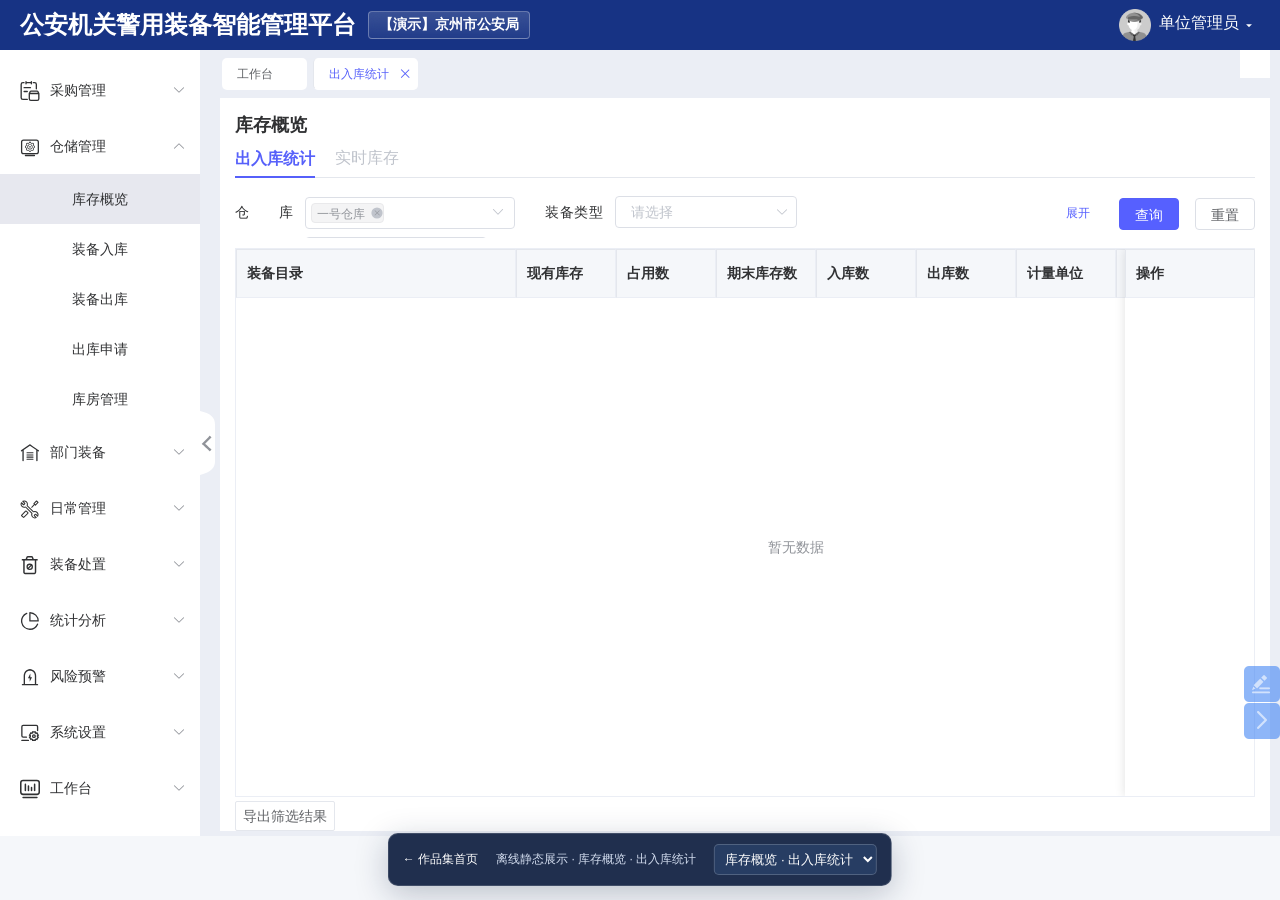
<file: pages/03-stock-statistics.html>
<!doctype html>
<html lang="zh-CN"><head><meta charset="utf-8"><link rel="stylesheet" href="../assets/a75b6a706706-main.css"><link rel="stylesheet" href="../assets/99733dc4d3de-font.css"><link rel="stylesheet" href="../assets/b8a30d08de4d-zkml-ui.css"><link rel="stylesheet" href="../assets/4b839b14a725-police-ui.css"><link rel="stylesheet" href="../assets/8e5123ddd7e0-default.css"><link rel="stylesheet" href="../assets/495cbee80b74-iconfont.css"><link rel="stylesheet" href="../assets/02607e779783-iconfont.css"><link href="../assets/ac1568eb8ac0-app.73de8ee4.css" rel="stylesheet"><style>.w-e-toolbar,
.w-e-text-container,
.w-e-menu-panel {
  padding: 0;
  margin: 0;
  box-sizing: border-box;
  background-color: #fff;
  /*表情菜单样式*/
  /*分割线样式*/
}
.w-e-toolbar h1,
.w-e-text-container h1,
.w-e-menu-panel h1 {
  font-size: 32px !important;
}
.w-e-toolbar h2,
.w-e-text-container h2,
.w-e-menu-panel h2 {
  font-size: 24px !important;
}
.w-e-toolbar h3,
.w-e-text-container h3,
.w-e-menu-panel h3 {
  font-size: 18.72px !important;
}
.w-e-toolbar h4,
.w-e-text-container h4,
.w-e-menu-panel h4 {
  font-size: 16px !important;
}
.w-e-toolbar h5,
.w-e-text-container h5,
.w-e-menu-panel h5 {
  font-size: 13.28px !important;
}
.w-e-toolbar p,
.w-e-text-container p,
.w-e-menu-panel p {
  font-size: 16px !important;
}
.w-e-toolbar .eleImg,
.w-e-text-container .eleImg,
.w-e-menu-panel .eleImg {
  cursor: pointer;
  display: inline-block;
  font-size: 18px;
  padding: 0 3px;
}
.w-e-toolbar *,
.w-e-text-container *,
.w-e-menu-panel * {
  padding: 0;
  margin: 0;
  box-sizing: border-box;
}
.w-e-toolbar hr,
.w-e-text-container hr,
.w-e-menu-panel hr {
  cursor: pointer;
  display: block;
  height: 0px;
  border: 0;
  border-top: 3px solid #ccc;
  margin: 20px 0;
}
.w-e-clear-fix:after {
  content: "";
  display: table;
  clear: both;
}
.w-e-drop-list-item {
  position: relative;
  top: 1px;
  padding-right: 7px;
  color: #333 !important;
}
.w-e-drop-list-tl {
  padding-left: 10px;
  text-align: left;
}
</style><style>@font-face {
  font-family: 'w-e-icon';
  src: url("[data-uri]") format('truetype');
  font-weight: normal;
  font-style: normal;
}
[class^="w-e-icon-"],
[class*=" w-e-icon-"] {
  /* use !important to prevent issues with browser extensions that change fonts */
  font-family: 'w-e-icon' !important;
  speak: none;
  font-style: normal;
  font-weight: normal;
  font-variant: normal;
  text-transform: none;
  line-height: 1;
  /* Better Font Rendering =========== */
  -webkit-font-smoothing: antialiased;
  -moz-osx-font-smoothing: grayscale;
}
.w-e-icon-close:before {
  content: "\f00d";
}
.w-e-icon-upload2:before {
  content: "\e9c6";
}
.w-e-icon-trash-o:before {
  content: "\f014";
}
.w-e-icon-header:before {
  content: "\f1dc";
}
.w-e-icon-pencil2:before {
  content: "\e906";
}
.w-e-icon-paint-brush:before {
  content: "\f1fc";
}
.w-e-icon-image:before {
  content: "\e90d";
}
.w-e-icon-play:before {
  content: "\e912";
}
.w-e-icon-location:before {
  content: "\e947";
}
.w-e-icon-undo:before {
  content: "\e965";
}
.w-e-icon-redo:before {
  content: "\e966";
}
.w-e-icon-quotes-left:before {
  content: "\e977";
}
.w-e-icon-list-numbered:before {
  content: "\e9b9";
}
.w-e-icon-list2:before {
  content: "\e9bb";
}
.w-e-icon-link:before {
  content: "\e9cb";
}
.w-e-icon-happy:before {
  content: "\e9df";
}
.w-e-icon-bold:before {
  content: "\ea62";
}
.w-e-icon-underline:before {
  content: "\ea63";
}
.w-e-icon-italic:before {
  content: "\ea64";
}
.w-e-icon-strikethrough:before {
  content: "\ea65";
}
.w-e-icon-table2:before {
  content: "\ea71";
}
.w-e-icon-paragraph-left:before {
  content: "\ea77";
}
.w-e-icon-paragraph-center:before {
  content: "\ea78";
}
.w-e-icon-paragraph-right:before {
  content: "\ea79";
}
.w-e-icon-paragraph-justify:before {
  content: "\ea7a";
}
.w-e-icon-terminal:before {
  content: "\f120";
}
.w-e-icon-page-break:before {
  content: "\ea68";
}
.w-e-icon-cancel-circle:before {
  content: "\ea0d";
}
.w-e-icon-font:before {
  content: "\ea5c";
}
.w-e-icon-text-heigh:before {
  content: "\ea5f";
}
.w-e-icon-paint-format:before {
  content: "\e90c";
}
.w-e-icon-indent-increase:before {
  content: "\ea7b";
}
.w-e-icon-indent-decrease:before {
  content: "\ea7c";
}
.w-e-icon-row-height:before {
  content: "\e9be";
}
.w-e-icon-fullscreen_exit:before {
  content: "\e900";
}
.w-e-icon-fullscreen:before {
  content: "\e901";
}
.w-e-icon-split-line:before {
  content: "\ea0b";
}
.w-e-icon-checkbox-checked:before {
  content: "\ea52";
}
</style><style>.w-e-toolbar {
  display: flex;
  padding: 0 6px;
  flex-wrap: wrap;
  position: relative;
  /* 单个菜单 */
}
.w-e-toolbar .w-e-menu {
  position: relative;
  display: flex;
  width: 40px;
  height: 40px;
  align-items: center;
  justify-content: center;
  text-align: center;
  cursor: pointer;
}
.w-e-toolbar .w-e-menu i {
  color: #999;
}
.w-e-toolbar .w-e-menu:hover {
  background-color: #F6F6F6;
}
.w-e-toolbar .w-e-menu:hover i {
  color: #333;
}
.w-e-toolbar .w-e-active i {
  color: #1e88e5;
}
.w-e-toolbar .w-e-active:hover i {
  color: #1e88e5;
}
.w-e-menu-tooltip {
  position: absolute;
  display: flex;
  color: #f1f1f1;
  background-color: rgba(0, 0, 0, 0.75);
  box-shadow: 0 2px 8px 0 rgba(0, 0, 0, 0.15);
  border-radius: 4px;
  padding: 4px 5px 6px;
  justify-content: center;
  align-items: center;
}
.w-e-menu-tooltip-up::after {
  content: "";
  position: absolute;
  top: 100%;
  left: 50%;
  margin-left: -5px;
  border: 5px solid rgba(0, 0, 0, 0);
  border-top-color: rgba(0, 0, 0, 0.73);
}
.w-e-menu-tooltip-down::after {
  content: "";
  position: absolute;
  bottom: 100%;
  left: 50%;
  margin-left: -5px;
  border: 5px solid rgba(0, 0, 0, 0);
  border-bottom-color: rgba(0, 0, 0, 0.73);
}
.w-e-menu-tooltip-item-wrapper {
  font-size: 14px;
  margin: 0 5px;
}
</style><style>.w-e-text-container {
  position: relative;
  height: 100%;
}
.w-e-text-container .w-e-progress {
  position: absolute;
  background-color: #1e88e5;
  top: 0;
  left: 0;
  height: 1px;
}
.w-e-text-container .placeholder {
  color: #D4D4D4;
  position: absolute;
  font-size: 11pt;
  line-height: 22px;
  left: 10px;
  top: 10px;
  -webkit-user-select: none;
     -moz-user-select: none;
      -ms-user-select: none;
          user-select: none;
  z-index: -1;
}
.w-e-text {
  padding: 0 10px;
  overflow-y: auto;
}
.w-e-text p,
.w-e-text h1,
.w-e-text h2,
.w-e-text h3,
.w-e-text h4,
.w-e-text h5,
.w-e-text table,
.w-e-text pre {
  margin: 10px 0;
  line-height: 1.5;
}
.w-e-text ul,
.w-e-text ol {
  margin: 10px 0 10px 20px;
}
.w-e-text blockquote {
  display: block;
  border-left: 8px solid #d0e5f2;
  padding: 5px 10px;
  margin: 10px 0;
  line-height: 1.4;
  font-size: 100%;
  background-color: #f1f1f1;
}
.w-e-text code {
  display: inline-block;
  background-color: #f1f1f1;
  border-radius: 3px;
  padding: 3px 5px;
  margin: 0 3px;
}
.w-e-text pre code {
  display: block;
}
.w-e-text table {
  border-top: 1px solid #ccc;
  border-left: 1px solid #ccc;
}
.w-e-text table td,
.w-e-text table th {
  border-bottom: 1px solid #ccc;
  border-right: 1px solid #ccc;
  padding: 3px 5px;
  min-height: 30px;
  height: 30px;
}
.w-e-text table th {
  border-bottom: 2px solid #ccc;
  text-align: center;
  background-color: #f1f1f1;
}
.w-e-text:focus {
  outline: none;
}
.w-e-text img {
  cursor: pointer;
}
.w-e-text img:hover {
  box-shadow: 0 0 5px #333;
}
.w-e-text .w-e-todo {
  margin: 0 0 0 20px;
}
.w-e-text .w-e-todo li {
  list-style: none;
  font-size: 1em;
}
.w-e-text .w-e-todo li span:nth-child(1) {
  position: relative;
  left: -18px;
}
.w-e-text .w-e-todo li span:nth-child(1) input {
  position: absolute;
  margin-right: 3px;
}
.w-e-text .w-e-todo li span:nth-child(1) input[type=checkbox] {
  top: 50%;
  margin-top: -6px;
}
.w-e-tooltip {
  position: absolute;
  display: flex;
  color: #f1f1f1;
  background-color: rgba(0, 0, 0, 0.75);
  box-shadow: 0 2px 8px 0 rgba(0, 0, 0, 0.15);
  border-radius: 4px;
  padding: 4px 5px 6px;
  justify-content: center;
  align-items: center;
}
.w-e-tooltip-up::after {
  content: "";
  position: absolute;
  top: 100%;
  left: 50%;
  margin-left: -5px;
  border: 5px solid rgba(0, 0, 0, 0);
  border-top-color: rgba(0, 0, 0, 0.73);
}
.w-e-tooltip-down::after {
  content: "";
  position: absolute;
  bottom: 100%;
  left: 50%;
  margin-left: -5px;
  border: 5px solid rgba(0, 0, 0, 0);
  border-bottom-color: rgba(0, 0, 0, 0.73);
}
.w-e-tooltip-item-wrapper {
  cursor: pointer;
  font-size: 14px;
  margin: 0 5px;
}
.w-e-tooltip-item-wrapper:hover {
  color: #ccc;
  text-decoration: underline;
}
</style><style>.w-e-menu .w-e-panel-container {
  position: absolute;
  top: 0;
  left: 50%;
  border: 1px solid #ccc;
  border-top: 0;
  box-shadow: 1px 1px 2px #ccc;
  color: #333;
  background-color: #fff;
  text-align: left;
  /* 为 emotion panel 定制的样式 */
  /* 上传图片、上传视频的 panel 定制样式 */
}
.w-e-menu .w-e-panel-container .w-e-panel-close {
  position: absolute;
  right: 0;
  top: 0;
  padding: 5px;
  margin: 2px 5px 0 0;
  cursor: pointer;
  color: #999;
}
.w-e-menu .w-e-panel-container .w-e-panel-close:hover {
  color: #333;
}
.w-e-menu .w-e-panel-container .w-e-panel-tab-title {
  list-style: none;
  display: flex;
  font-size: 14px;
  margin: 2px 10px 0 10px;
  border-bottom: 1px solid #f1f1f1;
}
.w-e-menu .w-e-panel-container .w-e-panel-tab-title .w-e-item {
  padding: 3px 5px;
  color: #999;
  cursor: pointer;
  margin: 0 3px;
  position: relative;
  top: 1px;
}
.w-e-menu .w-e-panel-container .w-e-panel-tab-title .w-e-active {
  color: #333;
  border-bottom: 1px solid #333;
  cursor: default;
  font-weight: 700;
}
.w-e-menu .w-e-panel-container .w-e-panel-tab-content {
  padding: 10px 15px 10px 15px;
  font-size: 16px;
  /* 输入框的样式 */
  /* 按钮的样式 */
}
.w-e-menu .w-e-panel-container .w-e-panel-tab-content input:focus,
.w-e-menu .w-e-panel-container .w-e-panel-tab-content textarea:focus,
.w-e-menu .w-e-panel-container .w-e-panel-tab-content button:focus {
  outline: none;
}
.w-e-menu .w-e-panel-container .w-e-panel-tab-content textarea {
  width: 100%;
  border: 1px solid #ccc;
  padding: 5px;
  margin-top: 10px;
}
.w-e-menu .w-e-panel-container .w-e-panel-tab-content textarea:focus {
  border-color: #1e88e5;
}
.w-e-menu .w-e-panel-container .w-e-panel-tab-content input[type=text] {
  border: none;
  border-bottom: 1px solid #ccc;
  font-size: 14px;
  height: 20px;
  color: #333;
  text-align: left;
}
.w-e-menu .w-e-panel-container .w-e-panel-tab-content input[type=text].small {
  width: 30px;
  text-align: center;
}
.w-e-menu .w-e-panel-container .w-e-panel-tab-content input[type=text].block {
  display: block;
  width: 100%;
  margin: 10px 0;
}
.w-e-menu .w-e-panel-container .w-e-panel-tab-content input[type=text]:focus {
  border-bottom: 2px solid #1e88e5;
}
.w-e-menu .w-e-panel-container .w-e-panel-tab-content .w-e-button-container button {
  font-size: 14px;
  color: #1e88e5;
  border: none;
  padding: 5px 10px;
  background-color: #fff;
  cursor: pointer;
  border-radius: 3px;
}
.w-e-menu .w-e-panel-container .w-e-panel-tab-content .w-e-button-container button.left {
  float: left;
  margin-right: 10px;
}
.w-e-menu .w-e-panel-container .w-e-panel-tab-content .w-e-button-container button.right {
  float: right;
  margin-left: 10px;
}
.w-e-menu .w-e-panel-container .w-e-panel-tab-content .w-e-button-container button.gray {
  color: #999;
}
.w-e-menu .w-e-panel-container .w-e-panel-tab-content .w-e-button-container button.red {
  color: #c24f4a;
}
.w-e-menu .w-e-panel-container .w-e-panel-tab-content .w-e-button-container button:hover {
  background-color: #f1f1f1;
}
.w-e-menu .w-e-panel-container .w-e-panel-tab-content .w-e-button-container:after {
  content: "";
  display: table;
  clear: both;
}
.w-e-menu .w-e-panel-container .w-e-emoticon-container .w-e-item {
  cursor: pointer;
  font-size: 18px;
  padding: 0 3px;
  display: inline-block;
}
.w-e-menu .w-e-panel-container .w-e-up-img-container,
.w-e-menu .w-e-panel-container .w-e-up-video-container {
  text-align: center;
}
.w-e-menu .w-e-panel-container .w-e-up-img-container .w-e-up-btn,
.w-e-menu .w-e-panel-container .w-e-up-video-container .w-e-up-btn {
  display: inline-block;
  color: #999;
  cursor: pointer;
  font-size: 60px;
  line-height: 1;
}
.w-e-menu .w-e-panel-container .w-e-up-img-container .w-e-up-btn:hover,
.w-e-menu .w-e-panel-container .w-e-up-video-container .w-e-up-btn:hover {
  color: #333;
}
</style><style>.w-e-toolbar .w-e-droplist {
  position: absolute;
  left: 0;
  top: 0;
  background-color: #fff;
  border: 1px solid #f1f1f1;
  border-right-color: #ccc;
  border-bottom-color: #ccc;
}
.w-e-toolbar .w-e-droplist .w-e-dp-title {
  text-align: center;
  color: #999;
  line-height: 2;
  border-bottom: 1px solid #f1f1f1;
  font-size: 13px;
}
.w-e-toolbar .w-e-droplist ul.w-e-list {
  list-style: none;
  line-height: 1;
}
.w-e-toolbar .w-e-droplist ul.w-e-list li.w-e-item {
  color: #333;
  padding: 5px 0;
}
.w-e-toolbar .w-e-droplist ul.w-e-list li.w-e-item:hover {
  background-color: #f1f1f1;
}
.w-e-toolbar .w-e-droplist ul.w-e-block {
  list-style: none;
  text-align: left;
  padding: 5px;
}
.w-e-toolbar .w-e-droplist ul.w-e-block li.w-e-item {
  display: inline-block;
  padding: 3px 5px;
}
.w-e-toolbar .w-e-droplist ul.w-e-block li.w-e-item:hover {
  background-color: #f1f1f1;
}
</style><style>.w-e-text-container {
  overflow: hidden;
}
.w-e-img-drag-mask {
  position: absolute;
  z-index: 1;
  border: 1px dashed #ccc;
  box-sizing: border-box;
}
.w-e-img-drag-mask .w-e-img-drag-rb {
  position: absolute;
  right: -5px;
  bottom: -5px;
  width: 16px;
  height: 16px;
  border-radius: 50%;
  background: #ccc;
  cursor: se-resize;
}
.w-e-img-drag-mask .w-e-img-drag-show-size {
  min-width: 110px;
  height: 22px;
  line-height: 22px;
  font-size: 14px;
  color: #999;
  position: absolute;
  left: 0;
  top: 0;
  background-color: #999;
  color: #fff;
  border-radius: 2px;
  padding: 0 5px;
}
</style><style>.w-e-table {
  display: flex;
}
.w-e-table .w-e-table-input {
  width: 40px;
  text-align: center!important;
  margin: 0 5px;
}
</style><style>.w-e-full-screen-editor {
  position: fixed;
  width: 100%!important;
  height: 100%!important;
  left: 0;
  top: 0;
}
</style><style>.w-e-content-mantle {
  width: 100%;
  height: 100%;
  overflow-y: auto;
}
.w-e-content-mantle .w-e-content-preview {
  width: 100%;
  min-height: 100%;
  padding: 0 10px;
  line-height: 1.5;
}
.w-e-content-mantle .w-e-content-preview img {
  cursor: default;
}
.w-e-content-mantle .w-e-content-preview img:hover {
  box-shadow: none;
}
.w-e-menue-mantle {
  position: absolute;
  height: 100%;
  width: 100%;
  top: 0;
  left: 0;
}
</style><style type="text/css">.el-select-tree{display:inline-block}.el-select-tree .el-input__icon{cursor:pointer;-webkit-transition:-webkit-transform .3s;transition:-webkit-transform .3s;transition:transform .3s;transition:transform .3s,-webkit-transform .3s}.el-select-tree .el-input__icon-close{display:none}.el-select-tree .el-input__inner{cursor:pointer;padding-right:30px}.el-select-tree .el-input:hover:not(.is-disabled) .el-input__inner{border-color:#c0c4cc}.el-select-tree .el-input:hover:not(.is-disabled).is-selected.is-clearable .el-input__icon-close{display:inline-block}.el-select-tree .el-input:hover:not(.is-disabled).is-selected.is-clearable .el-input__icon-arrow-down{display:none}.el-select-tree .el-input.is-active .el-input__icon-arrow-down{-webkit-transform:rotate(-180deg);-ms-transform:rotate(-180deg);transform:rotate(-180deg)}.el-select-tree .el-input.is-active .el-input__inner{border-color:#409eff}.el-select-tree__popover{padding:0!important;border:1px solid #e4e7ed!important;border-radius:4px!important}.el-select-tree__popover .popper__arrow{left:35px!important}.el-select-tree__popover .el-tree-node__expand-icon.is-leaf{cursor:pointer}.el-select-tree__list{overflow-y:auto}.el-select-tree__list::-webkit-scrollbar-track-piece{background:#d3dce6}.el-select-tree__list::-webkit-scrollbar{width:4px}.el-select-tree__list::-webkit-scrollbar-thumb{background:#99a9bf}.el-select-tree__item{position:relative;white-space:nowrap;padding-right:20px}.el-select-tree__item.is-selected{color:#409eff;font-weight:bolder}.el-select-tree__item.is-disabled{color:#bbb;cursor:not-allowed}</style><link rel="stylesheet" type="text/css" href="../assets/f544667966f7-chunk-37cae670.21fa696d.css"><link rel="stylesheet" type="text/css" href="../assets/c38882f746fa-chunk-a2f9f28c.5c264e4e.css"><link rel="stylesheet" type="text/css" href="../assets/88d1f2d2cb9c-chunk-308e155c.c3f1a222.css"><link rel="stylesheet" type="text/css" href="../assets/7e0d08e3c566-chunk-595ae810.dafb4366.css"><title>库存概览 · 出入库统计 · 静态作品集</title><meta name="viewport" content="width=device-width,initial-scale=1"><meta http-equiv="Content-Security-Policy" content="default-src 'self' data: blob:; script-src 'self'; style-src 'self' 'unsafe-inline'; img-src 'self' data: blob:; font-src 'self' data:; connect-src 'none'; form-action 'none';"><link rel="stylesheet" href="../offline.css"></head><body><div id="portfolio-bar"><a href="../index.html">← 作品集首页</a><span>离线静态展示 · 库存概览 · 出入库统计</span><select id="portfolio-page-select" aria-label="切换展示页面"><option value="01-portal.html">功能门户</option><option value="02-workbench.html">装备工作台</option><option value="03-stock-statistics.html" selected>库存概览 · 出入库统计</option><option value="04-live-stock.html">库存概览 · 实时库存</option><option value="05-inbound-form.html">装备入库 · 入库登记</option><option value="06-warehouse.html">库房管理</option><option value="07-equipment-overview.html">部门装备 · 装备总览</option><option value="08-personal-equipment.html">部门装备 · 单警装备</option><option value="09-borrow-records.html">日常管理 · 装备借用</option><option value="10-maintenance-warning.html">风险预警 · 保养预警</option><option value="11-expiry-warning.html">风险预警 · 失效预警</option><option value="12-borrow-form.html">日常管理 · 借用登记</option></select></div><svg style="position:absolute;width:0;height:0;overflow:hidden"><defs><symbol id="icon-caigouguanli_icon" viewbox="0 0 1024 1024"><path d="M406.045853 944.54039a33.784626 33.784626 0 0 1-33.84179 33.841791H151.717935a126.049238 126.049238 0 0 1-125.763412-125.763413V177.212081A126.049238 126.049238 0 0 1 151.717935 51.448669h52.763468a33.841791 33.841791 0 1 1 0 67.683581H151.717935A58.365656 58.365656 0 0 0 93.638105 177.212081v675.235192A58.365656 58.365656 0 0 0 151.717935 910.698599h220.371797a33.784626 33.784626 0 0 1 33.956121 33.841791z m274.735891-825.40814h64.539496A58.365656 58.365656 0 0 1 803.40107 177.212081v219.056997a33.841791 33.841791 0 1 0 67.683582 0V177.212081a126.049238 126.049238 0 0 0-125.763412-125.763412h-64.539496a33.841791 33.841791 0 1 0 0 67.683581z m-373.117178 54.592754a33.784626 33.784626 0 0 0 33.841791-33.841791v-19.150337h206.423491v19.150337a33.841791 33.841791 0 1 0 67.683582 0V33.841791a33.841791 33.841791 0 1 0-67.683582 0v19.150338H341.506357V33.841791a33.841791 33.841791 0 1 0-67.683582 0v106.041422a33.784626 33.784626 0 0 0 33.898956 33.841791z m-97.923966 136.053146a33.841791 33.841791 0 1 0 0 67.683582H534.72469a33.841791 33.841791 0 1 0 0-67.683582z m162.406297 194.704628H209.7406a33.841791 33.841791 0 1 0 0 67.683582h162.406297a33.841791 33.841791 0 0 0 0-67.683582zM997.762707 640.250098v268.67638a115.245018 115.245018 0 0 1-115.073522 115.073522H557.590765A115.245018 115.245018 0 0 1 442.517243 908.926478v-268.67638a36.014068 36.014068 0 0 1 3.372746-14.862949l49.390722-101.068051a77.458829 77.458829 0 0 1 69.055546-43.102551h311.550271a77.173003 77.173003 0 0 1 69.055546 43.102551l49.390722 101.068051a30.297549 30.297549 0 0 1 3.429911 14.862949zM555.818644 554.10216l-25.495673 52.363312h379.405348l-25.495674-52.363312a9.26076 9.26076 0 0 0-8.346117-5.202032H564.107596a9.546586 9.546586 0 0 0-8.231787 5.144867z m374.260481 120.046894H510.029329v234.377268a47.38994 47.38994 0 0 0 47.38994 47.38994h325.269916a47.38994 47.38994 0 0 0 47.38994-47.38994z" fill="#303133"></path></symbol><symbol id="icon-iconzuocelan-cangchuguanli-zb" viewbox="0 0 1024 1024"><path d="M840.082021 124.191048H181.229307A131.808952 131.808952 0 0 0 49.548387 256v494.203551a131.808952 131.808952 0 0 0 131.744936 131.808952h658.852714a131.808952 131.808952 0 0 0 131.744936-131.744936V256.064016a131.808952 131.808952 0 0 0-131.744936-131.872968z m65.936484 625.948487a66.0005 66.0005 0 0 1-65.872468 65.936484H181.229307a66.0005 66.0005 0 0 1-65.872468-65.872468v-494.203551A66.0005 66.0005 0 0 1 181.229307 190.127532h658.91673a65.936484 65.936484 0 0 1 65.872468 65.872468v494.203551z m-164.713179 164.713178H280.006002a32.968242 32.968242 0 1 0 0 65.872468h460.915228a32.968242 32.968242 0 0 0 0-65.872468z m0 0" fill="#303133"></path><path d="M746.490623 451.44086l-23.173794-6.785696a206.707677 206.707677 0 0 0-20.933233-51.980995l12.099025-21.381346a17.988497 17.988497 0 0 0 0-23.685921l-46.859715-46.923731a19.204801 19.204801 0 0 0-9.602401-4.48112 34.312578 34.312578 0 0 0-14.083521 4.48112l-20.869217 14.147537a149.285321 149.285321 0 0 0-54.285571-25.990498l-7.297825-23.685921c-2.24056-9.602401-7.36184-16.388097-16.388097-16.388097H476.215054c-6.785696 0-14.083521 7.36184-16.388097 16.388097l-4.481121 23.685921a204.403101 204.403101 0 0 0-54.221555 21.445361l-21.445361-11.84296a25.606402 25.606402 0 0 0-11.842961-4.545137c-4.545136 0-7.297824 0-9.602401 4.545137l-46.859715 46.859715a18.052513 18.052513 0 0 0 0 23.749937l11.906977 21.445361a165.225306 165.225306 0 0 0-23.749937 54.221556l-23.749938 7.297824c-9.602401 2.304576-16.388097 7.36184-16.388097 16.388097v68.369093c0 9.602401 9.602401 14.083521 16.388097 16.324081l23.749938 7.36184a224.056014 224.056014 0 0 0 21.445361 51.980995l-11.842961 21.445362a17.988497 17.988497 0 0 0 0 23.685921l46.859715 46.923731a18.436609 18.436609 0 0 0 9.602401 4.48112 34.248562 34.248562 0 0 0 14.083521-4.48112l21.445361-14.147537a200.242061 200.242061 0 0 0 51.980995 21.509377l7.361841 23.685922c2.24056 9.602401 7.297824 16.388097 16.324081 16.388097h67.792948c9.602401 0 14.083521-9.602401 16.388097-16.388097l7.361841-23.685922a199.153788 199.153788 0 0 0 51.916979-21.509377l21.509377 14.147537a34.056514 34.056514 0 0 0 14.083521 4.48112c4.48112 0 7.36184 0 9.602401-4.48112l46.923731-46.923731a18.756689 18.756689 0 0 0 0-23.685921l-11.906977-21.445362a200.562141 200.562141 0 0 0 21.445361-51.980995l23.685922-7.36184c9.666417-2.24056 16.388097-7.297824 16.388097-16.324081V468.405101a14.467617 14.467617 0 0 0-15.491873-16.964241z m-22.725682 75.666917l-21.893473 6.785696a26.694674 26.694674 0 0 0-15.043761 15.107777 270.083521 270.083521 0 0 1-17.156289 43.210803 20.613153 20.613153 0 0 0 0 21.893473l10.882721 19.71693-36.937235 37.00125-19.780945-10.946737a15.491873 15.491873 0 0 0-10.434609-2.624656 20.421105 20.421105 0 0 0-10.946736 2.112528 140.835209 140.835209 0 0 1-43.210803 17.156289 25.606402 25.606402 0 0 0-15.107777 15.107777l-6.785696 21.829458h-52.045012l-6.785696-21.829458a25.606402 25.606402 0 0 0-15.043761-15.107777 264.770193 264.770193 0 0 1-43.210803-17.156289 21.445361 21.445361 0 0 0-10.946736-2.112528 20.293073 20.293073 0 0 0-10.882721 2.112528l-19.780945 10.946737-36.425107-39.049763 10.946737-19.780945a20.677169 20.677169 0 0 0 0-21.893473 141.283321 141.283321 0 0 1-17.220305-43.146787 25.606402 25.606402 0 0 0-15.043761-15.107777l-21.893473-6.785696v-52.045011l21.893473-6.785697a26.822706 26.822706 0 0 0 15.043761-15.107777 265.410353 265.410353 0 0 1 17.220305-43.210803 20.677169 20.677169 0 0 0 0-21.893473l-10.946737-14.531633 36.937235-36.937234 19.844961 10.946737a24.582146 24.582146 0 0 0 10.882721 2.048512 20.741185 20.741185 0 0 0 10.946736-2.048512 141.539385 141.539385 0 0 1 43.210803-17.15629 25.606402 25.606402 0 0 0 15.107777-15.107776l6.785696-21.829458h52.045012l6.785696 21.829458a25.606402 25.606402 0 0 0 15.107777 15.107776 264.834209 264.834209 0 0 1 43.146787 17.15629 20.741185 20.741185 0 0 0 10.946736 2.048512 21.509377 21.509377 0 0 0 10.946737-2.048512l19.780945-10.946737 34.824706 36.937234-10.88272 17.156289a20.677169 20.677169 0 0 0 0 21.829458 142.243561 142.243561 0 0 1 17.156289 43.210802 25.606402 25.606402 0 0 0 15.107777 15.107777l21.893473 6.785697v52.045011h1.024256zM511.423856 364.891223a136.162041 136.162041 0 1 0 0 272.260065 134.945736 134.945736 0 0 0 136.098024-136.098025A140.067017 140.067017 0 0 0 511.615904 364.891223z m0 28.423106a104.218055 104.218055 0 0 1 88.150037 46.475618l-57.614403 30.59965a42.506627 42.506627 0 0 0-30.59965-13.187296 38.409602 38.409602 0 0 0-30.59965 13.187296l-57.03826-30.59965a107.162791 107.162791 0 0 1 87.893974-46.475618zM500.349087 608.792198a105.946487 105.946487 0 0 1-96.664166-107.738935 86.101525 86.101525 0 0 1 8.962241-41.738434l57.038259 30.59965c0 4.225056-2.112528 6.849712-2.112528 11.074768a42.314579 42.314579 0 0 0 33.224306 41.738435c-0.32008 0.064016-0.32008 66.064516-0.32008 66.064516z m-11.138784-107.738935a22.341585 22.341585 0 0 1 22.213553-22.213553 21.125281 21.125281 0 0 1 22.213553 22.213553 22.213553 22.213553 0 1 1-44.427106 0z m129.952488 0A108.827207 108.827207 0 0 1 522.434609 608.792198V542.791698a45.323331 45.323331 0 0 0 33.288322-41.738435 20.805201 20.805201 0 0 0-2.112528-11.074768l56.974243-30.59965a130.976744 130.976744 0 0 1 8.706177 41.674418z m0 0" fill="#303133"></path></symbol><symbol id="icon-iconzuocelan-zhaungbeishiguanli-zb" viewbox="0 0 1024 1024"><path d="M962.288572 371.932983s-424.234059-298.314579-427.626907-300.875219c-26.054514-18.116529-26.054514-18.116529-53.325331 1.152289L54.861715 371.932983a31.623906 31.623906 0 0 0-4.545136 44.235059 32.008002 32.008002 0 0 0 43.082771 10.242561l29.511378-21.573394v495.675919a34.12053 34.12053 0 0 0 34.056514 34.056514 33.416354 33.416354 0 0 0 34.056514-34.056514V359.513878l317.583396-224.568142 323.408852 227.960991v538.758689a34.056514 34.056514 0 1 0 68.049012 0V411.622906l22.661666 14.723681a32.008002 32.008002 0 0 0 43.08277-10.242561 32.52013 32.52013 0 0 0-3.392848-44.235059z m-627.356839 256.064016a14.275569 14.275569 0 0 0 14.723681 14.723681h323.28082a14.275569 14.275569 0 0 0 14.723681-14.723681v-28.935234a14.275569 14.275569 0 0 0-14.723681-14.72368h-323.28082a14.275569 14.275569 0 0 0-14.723681 14.72368v29.511378z m0 111.131783a14.275569 14.275569 0 0 0 14.723681 14.723681h323.28082a14.275569 14.275569 0 0 0 14.723681-14.723681v-29.511378a14.275569 14.275569 0 0 0-14.723681-14.723681h-323.28082a14.275569 14.275569 0 0 0-14.723681 14.723681v29.511378z m14.723681-211.252813h323.28082a14.275569 14.275569 0 0 0 14.723681-14.723681v-29.511378a14.275569 14.275569 0 0 0-14.723681-14.723681h-323.28082a14.275569 14.275569 0 0 0-14.723681 14.723681v29.511378a14.979745 14.979745 0 0 0 14.723681 14.723681z m-14.723681 317.583396a14.275569 14.275569 0 0 0 14.723681 14.723681h323.28082a14.275569 14.275569 0 0 0 14.723681-14.723681v-28.743186a14.275569 14.275569 0 0 0-14.723681-14.723681h-323.28082a14.275569 14.275569 0 0 0-14.723681 14.723681v29.511378z" fill="#303133"></path></symbol><symbol id="icon-iconzuocelan-weibaoguanli-zb" viewbox="0 0 1024 1024"><path d="M219.428571 74.166729a181.737283 181.737283 0 0 0-84.085489 19.1976 27.132608 27.132608 0 0 0-8.126984 43.386577l92.212473 92.212474-32.571928 32.571928-92.212474-92.212473a24.63692 24.63692 0 0 0-19.1976-8.126984 26.044744 26.044744 0 0 0-24.380952 16.253968 190.760155 190.760155 0 0 0 35.259592 219.748531 182.249219 182.249219 0 0 0 132.911386 54.265217 159.148106 159.148106 0 0 0 62.392201-10.87864l301.082365 301.082365a191.976003 191.976003 0 0 0 43.386577 198.055243 191.976003 191.976003 0 0 0 216.996875 35.259592 27.132608 27.132608 0 0 0 8.126984-43.386576l-92.212473-92.212474 32.571928-32.571928 92.212474 92.212473a24.63692 24.63692 0 0 0 19.1976 8.126984 26.044744 26.044744 0 0 0 24.252968-16.381952 190.760155 190.760155 0 0 0-35.259592-219.748532 193.063867 193.063867 0 0 0-198.055243-43.386576L392.846894 326.551181a191.976003 191.976003 0 0 0-43.386577-198.055243 182.697163 182.697163 0 0 0-130.223722-54.265217z m-35.259592 244.129484a53.561305 53.561305 0 0 0 37.947256-16.253968l32.571929-32.571929a52.473441 52.473441 0 0 0 0-75.958505l-62.392201-62.392201c8.126984 0 16.253968-2.687664 24.444944-2.687664a127.216098 127.216098 0 0 1 94.96413 40.698913 136.686914 136.686914 0 0 1 32.571928 140.782402 51.193601 51.193601 0 0 0 13.566305 56.952881l301.082364 301.082364a53.561305 53.561305 0 0 0 37.947257 16.253969 46.138233 46.138233 0 0 0 19.1976-2.687664 132.143482 132.143482 0 0 1 140.782402 32.571928 132.207474 132.207474 0 0 1 37.947257 119.345082l-62.392201-62.392201a52.473441 52.473441 0 0 0-75.958505 0l-32.571929 32.571929a52.473441 52.473441 0 0 0 0 75.958505l62.392201 62.392201c-8.126984 0-16.253968 2.687664-24.444944 2.687664a127.216098 127.216098 0 0 1-94.96413-40.698913 136.686914 136.686914 0 0 1-32.571928-140.782402 51.193601 51.193601 0 0 0-13.566304-56.952881L319.640045 405.133358a53.561305 53.561305 0 0 0-37.947257-16.253968 52.985377 52.985377 0 0 0-19.1976 2.687664 132.143482 132.143482 0 0 1-140.782402-32.571928 132.207474 132.207474 0 0 1-37.947257-119.345082l62.392201 62.392201a53.561305 53.561305 0 0 0 38.011249 16.253968z" fill="#333333"></path><path d="M303.514061 589.558305a53.561305 53.561305 0 0 0-37.947257 16.253968L70.263217 801.179853a52.473441 52.473441 0 0 0 0 75.958505l75.958505 75.958505a52.473441 52.473441 0 0 0 75.958505 0l195.303588-195.303587a52.473441 52.473441 0 0 0 0-75.958505L341.525309 605.876265a45.498313 45.498313 0 0 0-38.011248-16.31796zM186.856643 915.085614l-75.958505-75.958505 195.303587-195.303587 76.278465 75.958505L186.856643 915.085614z m659.11761-775.83902l37.947257 37.947257-94.96413 94.964129-19.1976-19.1976-19.1976-19.1976 94.964129-94.96413m0-65.079865a24.63692 24.63692 0 0 0-19.1976 8.126984l-132.207474 133.35933a26.23672 26.23672 0 0 0 0 37.947257l19.1976 19.1976-133.103362 132.783402a26.23672 26.23672 0 0 0 0 37.947257 26.23672 26.23672 0 0 0 37.947257 0l132.911386-132.911386 19.1976 19.1976a26.23672 26.23672 0 0 0 37.947257 0l132.911386-132.911386a26.23672 26.23672 0 0 0 0-37.947257L865.171854 82.549681a21.11736 21.11736 0 0 0-19.197601-8.126984z" fill="#333333"></path></symbol><symbol id="icon-iconzuocelan-baofeiguanli-zb" viewbox="0 0 1024 1024"><path d="M899.936984 209.972493a19.972993 19.972993 0 0 0-14.659665-5.889472h-179.244811l-40.20205-102.425607a88.790198 88.790198 0 0 0-31.111778-39.305826A67.088772 67.088772 0 0 0 590.867717 46.859715H404.389097a85.397349 85.397349 0 0 0-45.707427 15.747937 79.315829 79.315829 0 0 0-31.111778 39.305826l-40.20205 102.425607H109.979495a19.972993 19.972993 0 0 0-14.659665 5.889472 13.699425 13.699425 0 0 0-3.648912 13.763441v39.305826a18.500625 18.500625 0 0 0 5.505376 13.763441 13.827457 13.827457 0 0 0 12.803201 5.889473h54.861715v583.313828a138.146537 138.146537 0 0 0 27.39885 86.485622 81.172293 81.172293 0 0 0 65.808452 35.40085h480.888222a78.483621 78.483621 0 0 0 65.808452-37.321331 148.005001 148.005001 0 0 0 27.39885-88.406101V282.630658h54.989747a16.068017 16.068017 0 0 0 12.803201-5.889473 22.085521 22.085521 0 0 0 5.505377-13.763441v-39.24181a22.085521 22.085521 0 0 0-5.505377-13.763441z m-502.845711-76.819205a18.564641 18.564641 0 0 1 9.154288-7.873968h182.829708c3.648912 0 7.297824 3.904976 9.154288 5.889472l29.255314 72.722181H367.771943z m347.414854 772.225057l-5.505377 5.889472H258.112528q-2.752688 0-5.505376-5.889472a83.604901 83.604901 0 0 1-12.803201-41.290323V282.630658h517.505376v581.649412a77.843461 77.843461 0 0 1-12.8032 41.290323z" fill="#303133"></path><path d="M497.596399 440.046012a165.865466 165.865466 0 1 0 165.865466 165.865466 166.44161 166.44161 0 0 0-165.865466-165.865466z m0 66.32058a96.792198 96.792198 0 0 1 43.146787 9.92248l-132.705176 132.705177a96.856214 96.856214 0 0 1-9.922481-43.146787A99.80095 99.80095 0 0 1 497.596399 506.366592z m0 199.025756a96.728182 96.728182 0 0 1-43.146787-9.922481l132.705177-132.705176a96.792198 96.792198 0 0 1 9.92248 43.146787 99.80095 99.80095 0 0 1-99.48087 99.544886z" fill="#303133"></path></symbol><symbol id="icon-iconzuocelan-tongjifenxi-zb" viewbox="0 0 1024 1024"><path d="M507.006752 966.64166A455.6019 455.6019 0 0 1 331.154789 90.326582a32.52013 32.52013 0 1 1 25.158289 59.982995 390.88172 390.88172 0 1 0 512.128032 511.103776 32.648162 32.648162 0 0 1 60.175044 25.030258A455.729932 455.729932 0 0 1 507.070768 966.64166z m424.106026-423.145786H507.006752a32.584146 32.584146 0 0 1-32.648162-32.52013v-423.145787a32.584146 32.584146 0 0 1 32.648162-32.52013 456.818205 456.818205 0 0 1 456.754188 455.729933 32.584146 32.584146 0 0 1-32.648162 32.52013zM539.654914 478.391598h357.529382A391.649912 391.649912 0 0 0 539.654914 121.694424z" fill="#303133"></path></symbol><symbol id="icon-yujingzhongxin_icon" viewbox="0 0 1024 1024"><path d="M508.928 107.9808a296.2944 296.2944 0 0 1 123.5456 26.88 321.28 321.28 0 0 1 101.9904 72.8576 343.04 343.04 0 0 1 68.9152 108.0832 353.28 353.28 0 0 1 25.344 131.9424v419.5328h66.1504a35.84 35.84 0 0 1 1.1264 71.68h-768a35.84 35.84 0 0 1-1.28-71.68h61.5936l-0.3072-419.072a353.28 353.28 0 0 1 25.6-132.1984 340.992 340.992 0 0 1 68.9664-108.032 320.6144 320.6144 0 0 1 101.5296-72.9088 302.336 302.336 0 0 1 124.8768-27.0848z m0 71.68a244.5824 244.5824 0 0 0-178.688 78.7968 274.3808 274.3808 0 0 0-74.496 189.44l0.3072 419.4816h504.832v-419.328a274.688 274.688 0 0 0-74.4448-189.44 242.1248 242.1248 0 0 0-177.8176-78.9504z m20.1728 146.4832v198.7072h86.3232l-119.4496 234.3936v-189.44H406.7328l122.624-243.3536z" fill="#303133"></path></symbol><symbol id="icon-iconzuocelan-xitongshezhi-zb" viewbox="0 0 1024 1024"><path d="M930.28057 673.256314a91.542886 91.542886 0 0 0-0.32008-9.538385l50.508627-29.191297-100.697174-174.379595-50.508627 29.191298c-5.377344-3.328832-10.882721-6.4016-16.452113-9.538385v-58.254564H611.416854v58.382596a161.00025 161.00025 0 0 0-16.452113 9.538385l-50.508627-29.191298-100.697174 174.379595 50.508627 29.191297c0 3.2008-0.32008 6.4016-0.32008 9.538385a90.454614 90.454614 0 0 0 0.32008 9.538385l-50.508627 29.191298 100.697174 174.379594 50.508627-29.191297c5.377344 3.328832 10.882721 6.4016 16.452113 9.538384v58.062516h201.074269v-58.382596a161.00025 161.00025 0 0 0 16.452113-9.538384l50.508627 29.191297 100.697174-174.379595-50.508627-29.191297a63.055764 63.055764 0 0 0 0.64016-9.346337z m-69.137284-22.661665a146.212553 146.212553 0 0 1 1.856464 22.661665 170.410603 170.410603 0 0 1-1.856464 22.661665l-3.328832 22.661666 30.855714 17.924481-33.544387 58.062516-30.855713-17.796449-17.924482 14.4036a148.005001 148.005001 0 0 1-39.433858 22.661666l-21.317329 8.386096v35.592899h-67.536885v-35.720931l-21.317329-8.386096a153.63841 153.63841 0 0 1-39.433858-22.661666l-17.924482-14.4036-30.855713 17.796449-33.544387-58.062516 30.855714-17.924481-3.328832-22.661666a146.276569 146.276569 0 0 1-1.856464-22.661665 170.026507 170.026507 0 0 1 1.856464-22.661665l3.328832-22.661666-30.855714-17.988497 33.544387-58.062516 30.855713 17.79645 17.924482-14.403601a147.940985 147.940985 0 0 1 39.433858-22.661666l21.317329-8.386096v-35.40085h67.152789v35.72093l21.317329 8.386096a153.63841 153.63841 0 0 1 39.433858 22.661666l17.924481 14.403601 30.855714-17.796449 33.544387 58.062515-30.855714 17.924481z" fill="#303133"></path><path d="M712.114029 572.431108a100.697174 100.697174 0 1 0 100.697174 100.697174 100.76119 100.76119 0 0 0-100.697174-100.697174z m0 134.433608a33.544386 33.544386 0 1 1 33.544386-33.544386 33.672418 33.672418 0 0 1-33.544386 33.544386z m-281.094274 151.013754H95.127782a33.544386 33.544386 0 0 0 0 67.152788h335.635909a33.544386 33.544386 0 1 0 0-67.152788z m-268.483121-100.697175H330.322581a33.544386 33.544386 0 1 0 0-67.152788H162.536634a33.672418 33.672418 0 0 1-33.544386-33.544386v-469.877469a33.672418 33.672418 0 0 1 33.544386-33.544386h671.271818a33.672418 33.672418 0 0 1 33.544386 33.544386v201.394348a33.544386 33.544386 0 0 0 67.152788 0V186.606652a100.76119 100.76119 0 0 0-100.697174-100.697175H162.536634A100.76119 100.76119 0 0 0 61.83946 186.606652v469.877469a100.889222 100.889222 0 0 0 100.697174 100.697174z" fill="#303133"></path></symbol><symbol id="icon-shujugailan_icon" viewbox="0 0 1109 1024"><path d="M938.64989 0a170.701618 170.701618 0 0 1 170.701618 170.701618v512.034951a170.701618 170.701618 0 0 1-170.701618 170.701618H170.702317A170.701618 170.701618 0 0 1 0.000699 682.666667V170.631715A170.701618 170.701618 0 0 1 170.702317 0z m0 85.350809H170.702317A85.350809 85.350809 0 0 0 85.561215 164.270599v518.46597a85.350809 85.350809 0 0 0 78.91979 85.141102h774.448495a85.350809 85.350809 0 0 0 85.141101-78.91979V170.491911a85.350809 85.350809 0 0 0-78.919789-85.141102zM298.623677 213.342071a42.640453 42.640453 0 0 1 42.640453 42.640453v341.333334a42.640453 42.640453 0 1 1-85.350809 0V255.982524a42.640453 42.640453 0 0 1 42.780258-42.640453z m170.701618 85.350809a42.640453 42.640453 0 0 1 42.640453 42.640453v255.982525a42.640453 42.640453 0 1 1-85.350809 0V341.333333a42.640453 42.640453 0 0 1 42.710356-42.640453z m170.701617 85.350809a42.640453 42.640453 0 0 1 42.640454 42.640453v170.701618a42.640453 42.640453 0 1 1-85.350809 0V426.404533a42.640453 42.640453 0 0 1 42.710355-42.430746z m170.701618-170.701618a42.640453 42.640453 0 0 1 42.640454 42.640453v341.333334a42.640453 42.640453 0 1 1-85.350809 0V255.982524a42.640453 42.640453 0 0 1 42.85016-42.640453zM170.702317 938.649191h768.017475a42.640453 42.640453 0 1 1 0 85.350809H170.702317a42.640453 42.640453 0 1 1 0-85.350809z" fill="#303133"></path></symbol></defs></svg><div id="app"><div data-v-6fc8bf92="" id="main-default" class="main-default"><div data-v-4c7ec4d2="" data-v-6fc8bf92="" class="m-header g-head"><div data-v-4c7ec4d2="" class="u-title"><span data-v-4c7ec4d2="" class="title-area"><span data-v-4c7ec4d2="" class="title-system">公安机关警用装备智能管理平台</span><span data-v-4c7ec4d2="" class="title-orgname">【演示】京州市公安局</span></span></div><div data-v-4c7ec4d2="" class="u-login-info"><div data-v-4c7ec4d2="" style="margin-left: 12px;"><img data-v-4c7ec4d2="" width="32" height="32" src="[data-uri]"><div data-v-4c7ec4d2="" class="el-dropdown" style="margin-left: 8px;"><span data-v-4c7ec4d2="" class="el-dropdown-link el-dropdown-selfdefine" aria-haspopup="list" aria-controls="dropdown-menu-3007" role="button" tabindex="0"> 单位管理员 <i data-v-4c7ec4d2="" class="icon iconfont icon-arrow-sortdown-smal"></i></span><ul data-v-4c7ec4d2="" class="el-dropdown-menu el-popper" id="dropdown-menu-3007" style="display: none;"><li data-v-4c7ec4d2="" tabindex="-1" class="el-dropdown-menu__item"><i class="icon iconfont icon-dianyuan"></i>退出登录</li></ul></div></div></div></div><div data-v-040aea46="" data-v-6fc8bf92="" class="m-left g-left"><div data-v-040aea46="" class="person-logo"><img data-v-040aea46="" src="[data-uri]" alt=""></div><div data-v-040aea46="" class="el-scrollbar" style="height: 100%; padding-top: 12px;"><div class="el-scrollbar__wrap" style="margin-bottom: -10px; margin-right: -10px;"><div class="el-scrollbar__view"><ul data-v-040aea46="" role="menubar" class="el-menu"><li data-v-040aea46="" role="menuitem" aria-haspopup="true" class="el-submenu"><div class="el-submenu__title" style="padding-left: 20px;"><svg data-v-040aea46="" aria-hidden="true" class="iconfont"><use data-v-040aea46="" xlink:href="#icon-caigouguanli_icon"></use></svg><span data-v-040aea46="" class="title">采购管理 <!----></span><i class="el-submenu__icon-arrow el-icon-arrow-down"></i></div><ul role="menu" class="el-menu el-menu--inline" style="display: none;"><div data-v-040aea46=""><li data-v-040aea46="" role="menuitem" tabindex="-1" class="el-menu-item" style="padding-left: 40px;"><span data-v-040aea46="" class="title">接收通知</span></li></div><div data-v-040aea46=""><li data-v-040aea46="" role="menuitem" tabindex="-1" class="el-menu-item" style="padding-left: 40px;"><span data-v-040aea46="" class="title">调拨申请</span></li></div></ul></li><li data-v-040aea46="" role="menuitem" aria-haspopup="true" class="el-submenu is-active is-opened" aria-expanded="true"><div class="el-submenu__title" style="padding-left: 20px;"><svg data-v-040aea46="" aria-hidden="true" class="iconfont"><use data-v-040aea46="" xlink:href="#icon-iconzuocelan-cangchuguanli-zb"></use></svg><span data-v-040aea46="" class="title">仓储管理 <!----></span><i class="el-submenu__icon-arrow el-icon-arrow-down"></i></div><ul role="menu" class="el-menu el-menu--inline" style="" data-old-padding-top="" data-old-padding-bottom="" data-old-overflow=""><div data-v-040aea46=""><li data-v-040aea46="" role="menuitem" tabindex="0" class="el-menu-item is-active" style="padding-left: 40px;" data-local-page="03-stock-statistics.html"><span data-v-040aea46="" class="title">库存概览</span></li></div><div data-v-040aea46=""><li data-v-040aea46="" role="menuitem" tabindex="0" class="el-menu-item" style="padding-left: 40px;" data-local-page="05-inbound-form.html"><span data-v-040aea46="" class="title">装备入库</span></li></div><div data-v-040aea46=""><li data-v-040aea46="" role="menuitem" tabindex="-1" class="el-menu-item" style="padding-left: 40px;"><span data-v-040aea46="" class="title">装备出库</span></li></div><div data-v-040aea46=""><li data-v-040aea46="" role="menuitem" tabindex="-1" class="el-menu-item" style="padding-left: 40px;"><span data-v-040aea46="" class="title">出库申请</span></li></div><div data-v-040aea46=""><li data-v-040aea46="" role="menuitem" tabindex="0" class="el-menu-item" style="padding-left: 40px;" data-local-page="06-warehouse.html"><span data-v-040aea46="" class="title">库房管理</span></li></div></ul></li><li data-v-040aea46="" role="menuitem" aria-haspopup="true" class="el-submenu"><div class="el-submenu__title" style="padding-left: 20px;"><svg data-v-040aea46="" aria-hidden="true" class="iconfont"><use data-v-040aea46="" xlink:href="#icon-iconzuocelan-zhaungbeishiguanli-zb"></use></svg><span data-v-040aea46="" class="title">部门装备 <!----></span><i class="el-submenu__icon-arrow el-icon-arrow-down"></i></div><ul role="menu" class="el-menu el-menu--inline" style="display: none;"><div data-v-040aea46=""><li data-v-040aea46="" role="menuitem" tabindex="0" class="el-menu-item" style="padding-left: 40px;" data-local-page="07-equipment-overview.html"><span data-v-040aea46="" class="title">装备总览</span></li></div><div data-v-040aea46=""><li data-v-040aea46="" role="menuitem" tabindex="-1" class="el-menu-item" style="padding-left: 40px;"><span data-v-040aea46="" class="title">装备发放</span></li></div><div data-v-040aea46=""><li data-v-040aea46="" role="menuitem" tabindex="-1" class="el-menu-item" style="padding-left: 40px;"><span data-v-040aea46="" class="title">装备初始化</span></li></div><div data-v-040aea46=""><li data-v-040aea46="" role="menuitem" tabindex="-1" class="el-menu-item" style="padding-left: 40px;"><span data-v-040aea46="" class="title">装备申请</span></li></div><div data-v-040aea46=""><li data-v-040aea46="" role="menuitem" tabindex="-1" class="el-menu-item" style="padding-left: 40px;"><span data-v-040aea46="" class="title">装备更新</span></li></div><div data-v-040aea46=""><li data-v-040aea46="" role="menuitem" tabindex="-1" class="el-menu-item" style="padding-left: 40px;"><span data-v-040aea46="" class="title">接收记录</span></li></div></ul></li><li data-v-040aea46="" role="menuitem" aria-haspopup="true" class="el-submenu"><div class="el-submenu__title" style="padding-left: 20px;"><svg data-v-040aea46="" aria-hidden="true" class="iconfont"><use data-v-040aea46="" xlink:href="#icon-iconzuocelan-weibaoguanli-zb"></use></svg><span data-v-040aea46="" class="title">日常管理 <!----></span><i class="el-submenu__icon-arrow el-icon-arrow-down"></i></div><ul role="menu" class="el-menu el-menu--inline" style="display: none;"><div data-v-040aea46=""><li data-v-040aea46="" role="menuitem" tabindex="0" class="el-menu-item" style="padding-left: 40px;" data-local-page="09-borrow-records.html"><span data-v-040aea46="" class="title">装备借用</span></li></div><div data-v-040aea46=""><li data-v-040aea46="" role="menuitem" tabindex="-1" class="el-menu-item" style="padding-left: 40px;"><span data-v-040aea46="" class="title">维修登记</span></li></div><div data-v-040aea46=""><li data-v-040aea46="" role="menuitem" tabindex="-1" class="el-menu-item" style="padding-left: 40px;"><span data-v-040aea46="" class="title">保养登记</span></li></div><div data-v-040aea46=""><li data-v-040aea46="" role="menuitem" tabindex="-1" class="el-menu-item" style="padding-left: 40px;"><span data-v-040aea46="" class="title">编码管理</span></li></div></ul></li><li data-v-040aea46="" role="menuitem" aria-haspopup="true" class="el-submenu"><div class="el-submenu__title" style="padding-left: 20px;"><svg data-v-040aea46="" aria-hidden="true" class="iconfont"><use data-v-040aea46="" xlink:href="#icon-iconzuocelan-baofeiguanli-zb"></use></svg><span data-v-040aea46="" class="title">装备处置 <!----></span><i class="el-submenu__icon-arrow el-icon-arrow-down"></i></div><ul role="menu" class="el-menu el-menu--inline" style="display: none;"><div data-v-040aea46=""><li data-v-040aea46="" role="menuitem" tabindex="-1" class="el-menu-item" style="padding-left: 40px;"><span data-v-040aea46="" class="title">装备回收</span></li></div><div data-v-040aea46=""><li data-v-040aea46="" role="menuitem" tabindex="-1" class="el-menu-item" style="padding-left: 40px;"><span data-v-040aea46="" class="title">损耗注销</span></li></div><div data-v-040aea46=""><li data-v-040aea46="" role="menuitem" tabindex="-1" class="el-menu-item" style="padding-left: 40px;"><span data-v-040aea46="" class="title">人员调动</span></li></div><div data-v-040aea46=""><li data-v-040aea46="" role="menuitem" tabindex="-1" class="el-menu-item" style="padding-left: 40px;"><span data-v-040aea46="" class="title">人员离退</span></li></div><div data-v-040aea46=""><li data-v-040aea46="" role="menuitem" tabindex="-1" class="el-menu-item" style="padding-left: 40px;"><span data-v-040aea46="" class="title">装备转移</span></li></div></ul></li><li data-v-040aea46="" role="menuitem" aria-haspopup="true" class="el-submenu"><div class="el-submenu__title" style="padding-left: 20px;"><svg data-v-040aea46="" aria-hidden="true" class="iconfont"><use data-v-040aea46="" xlink:href="#icon-iconzuocelan-tongjifenxi-zb"></use></svg><span data-v-040aea46="" class="title">统计分析 <!----></span><i class="el-submenu__icon-arrow el-icon-arrow-down"></i></div><ul role="menu" class="el-menu el-menu--inline" style="display: none;"><div data-v-040aea46=""><li data-v-040aea46="" role="menuitem" tabindex="-1" class="el-menu-item" style="padding-left: 40px;"><span data-v-040aea46="" class="title">配发统计</span></li></div><div data-v-040aea46=""><li data-v-040aea46="" role="menuitem" tabindex="-1" class="el-menu-item" style="padding-left: 40px;"><span data-v-040aea46="" class="title">装备分布</span></li></div><div data-v-040aea46=""><li data-v-040aea46="" role="menuitem" tabindex="-1" class="el-menu-item" style="padding-left: 40px;"><span data-v-040aea46="" class="title">装备查询</span></li></div><div data-v-040aea46=""><li data-v-040aea46="" role="menuitem" tabindex="-1" class="el-menu-item" style="padding-left: 40px;"><span data-v-040aea46="" class="title">库存统计</span></li></div></ul></li><li data-v-040aea46="" role="menuitem" aria-haspopup="true" class="el-submenu"><div class="el-submenu__title" style="padding-left: 20px;"><svg data-v-040aea46="" aria-hidden="true" class="iconfont"><use data-v-040aea46="" xlink:href="#icon-yujingzhongxin_icon"></use></svg><span data-v-040aea46="" class="title">风险预警 <!----></span><i class="el-submenu__icon-arrow el-icon-arrow-down"></i></div><ul role="menu" class="el-menu el-menu--inline" style="display: none;"><div data-v-040aea46=""><li data-v-040aea46="" role="menuitem" tabindex="0" class="el-menu-item" style="padding-left: 40px;" data-local-page="10-maintenance-warning.html"><span data-v-040aea46="" class="title">保养预警</span></li></div><div data-v-040aea46=""><li data-v-040aea46="" role="menuitem" tabindex="0" class="el-menu-item" style="padding-left: 40px;" data-local-page="11-expiry-warning.html"><span data-v-040aea46="" class="title">失效预警</span></li></div><div data-v-040aea46=""><li data-v-040aea46="" role="menuitem" tabindex="-1" class="el-menu-item" style="padding-left: 40px;"><span data-v-040aea46="" class="title">预警设置</span></li></div><div data-v-040aea46=""><li data-v-040aea46="" role="menuitem" tabindex="-1" class="el-menu-item" style="padding-left: 40px;"><span data-v-040aea46="" class="title">单警异常</span></li></div></ul></li><li data-v-040aea46="" role="menuitem" aria-haspopup="true" class="el-submenu"><div class="el-submenu__title" style="padding-left: 20px;"><svg data-v-040aea46="" aria-hidden="true" class="iconfont"><use data-v-040aea46="" xlink:href="#icon-iconzuocelan-xitongshezhi-zb"></use></svg><span data-v-040aea46="" class="title">系统设置 <!----></span><i class="el-submenu__icon-arrow el-icon-arrow-down"></i></div><ul role="menu" class="el-menu el-menu--inline" style="display: none;"><div data-v-040aea46=""><li data-v-040aea46="" role="menuitem" tabindex="-1" class="el-menu-item" style="padding-left: 40px;"><span data-v-040aea46="" class="title">供应商管理</span></li></div><div data-v-040aea46=""><li data-v-040aea46="" role="menuitem" tabindex="-1" class="el-menu-item" style="padding-left: 40px;"><span data-v-040aea46="" class="title">装备类型</span></li></div><div data-v-040aea46=""><li data-v-040aea46="" role="menuitem" tabindex="-1" class="el-menu-item" style="padding-left: 40px;"><span data-v-040aea46="" class="title">位置管理</span></li></div><div data-v-040aea46=""><li data-v-040aea46="" role="menuitem" tabindex="-1" class="el-menu-item" style="padding-left: 40px;"><span data-v-040aea46="" class="title">电子签章</span></li></div><div data-v-040aea46=""><li data-v-040aea46="" role="menuitem" tabindex="-1" class="el-menu-item" style="padding-left: 40px;"><span data-v-040aea46="" class="title">文件汇编</span></li></div><div data-v-040aea46=""><li data-v-040aea46="" role="menuitem" tabindex="-1" class="el-menu-item" style="padding-left: 40px;"><span data-v-040aea46="" class="title">库位管理</span></li></div></ul></li><li data-v-040aea46="" role="menuitem" aria-haspopup="true" class="el-submenu"><div class="el-submenu__title" style="padding-left: 20px;"><svg data-v-040aea46="" aria-hidden="true" class="iconfont"><use data-v-040aea46="" xlink:href="#icon-shujugailan_icon"></use></svg><span data-v-040aea46="" class="title">工作台 <!----></span><i class="el-submenu__icon-arrow el-icon-arrow-down"></i></div><ul role="menu" class="el-menu el-menu--inline" data-old-padding-top="" data-old-padding-bottom="" data-old-overflow="" style="display: none;"><div data-v-040aea46=""><li data-v-040aea46="" role="menuitem" tabindex="0" class="el-menu-item" style="padding-left: 40px;" data-local-page="02-workbench.html"><span data-v-040aea46="" class="title">工作台</span></li></div><div data-v-040aea46=""><li data-v-040aea46="" role="menuitem" tabindex="-1" class="el-menu-item" style="padding-left: 40px;"><span data-v-040aea46="" class="title">待办中心</span></li></div></ul></li></ul></div></div><div class="el-scrollbar__bar is-horizontal"><div class="el-scrollbar__thumb" style="transform: translateX(0%);"></div></div><div class="el-scrollbar__bar is-vertical"><div class="el-scrollbar__thumb" style="transform: translateY(0%); height: 0%;"></div></div></div></div><div data-v-6fc8bf92=""><div class="v-right"><div style="height: 37px;"><ul id="right-view" class="fixed-view"><li style="position: relative;"><span class="problem"></span></li></ul></div><ul class="fixed-view"><li><span class="btn-right"></span></li></ul></div></div><div data-v-6fc8bf92="" class="g-content"><div data-v-6fc8bf92="" class="el-tabs el-tabs--card el-tabs--top"><div class="el-tabs__header is-top"><div class="el-tabs__nav-wrap is-top"><div class="el-tabs__nav-scroll"><div role="tablist" class="el-tabs__nav is-top" style="transform: translateX(0px);"><div id="tab-/overview/work-bench" aria-controls="pane-/overview/work-bench" role="tab" tabindex="0" class="el-tabs__item is-top is-closable" data-local-page="02-workbench.html"><span data-v-6fc8bf92=""><span data-v-6fc8bf92="" class="tab-title">工作台</span></span><span class="el-icon-close"></span></div><div id="tab-/storage-search/storeHouse-statistic" aria-controls="pane-/storage-search/storeHouse-statistic" role="tab" aria-selected="true" tabindex="0" class="el-tabs__item is-top is-active is-closable" data-local-page="03-stock-statistics.html"><span data-v-6fc8bf92=""><span data-v-6fc8bf92="" class="tab-title">出入库统计</span></span><span class="el-icon-close"></span></div></div></div></div></div><div class="el-tabs__content"><div data-v-6fc8bf92="" role="tabpanel" id="pane-/overview/work-bench" aria-labelledby="tab-/overview/work-bench" class="el-tab-pane" aria-hidden="true" style="display: none;"></div><div data-v-6fc8bf92="" role="tabpanel" id="pane-/storage-search/storeHouse-statistic" aria-labelledby="tab-/storage-search/storeHouse-statistic" class="el-tab-pane"></div></div></div><a data-v-6fc8bf92="" class="u-tabs-close"><i data-v-6fc8bf92="" class="iconfont icon-cha11"></i></a><div data-v-f9a67e10="" data-v-6fc8bf92="" id="storage-search" class="g-main"><div data-v-5244a6d6="" data-v-f9a67e10="" id="base-breadcrumb" style="left: 220px;"><div data-v-5244a6d6="" class="m-breadcrumb"><div data-v-5244a6d6="" class="m-breadcrumb-title">库存概览</div></div></div><ul data-v-f9a67e10="" class="m-nav-tab"><li data-v-f9a67e10="" class="router-link-exact-active router-link-active"><a data-v-f9a67e10="" href="03-stock-statistics.html">出入库统计</a></li><li data-v-f9a67e10="" class=""><a data-v-f9a67e10="" href="04-live-stock.html">实时库存</a></li></ul><div data-v-39142b99="" data-v-f9a67e10="" id="storeHouse-statistic" class="table-auto-height export"><div data-v-2878ddb6="" data-v-39142b99="" id="base-search" class="m-fold-reset fold-reset"><div data-v-2878ddb6="" class="search-left"><form data-v-39142b99="" class="el-form el-form--inline" data-v-2878ddb6="" action="#"><div data-v-39142b99="" class="el-form-item"><label class="el-form-item__label">仓库</label><div class="el-form-item__content"><div data-v-39142b99="" class="el-select el-select--small"><div class="el-select__tags" style="width: 100%; max-width: 178px;"><span><span class="el-tag el-tag--info el-tag--mini el-tag--light"><span class="el-select__tags-text">一号仓库</span><i class="el-tag__close el-icon-close"></i></span><!----></span><!----><!----></div><div class="el-input el-input--small el-input--suffix"><!----><input type="text" readonly autocomplete="off" placeholder="" class="el-input__inner" value=""><!----><span class="el-input__suffix"><span class="el-input__suffix-inner"><i class="el-select__caret el-input__icon el-icon-arrow-up"></i><!----><!----><!----><!----><!----></span><!----></span><!----><!----></div><div class="el-select-dropdown el-popper is-multiple" style="display: none; min-width: 210px;"><div class="el-scrollbar" style=""><div class="el-select-dropdown__wrap el-scrollbar__wrap" style="margin-bottom: -10px; margin-right: -10px;"><ul class="el-scrollbar__view el-select-dropdown__list"><!----><li data-v-39142b99="" class="el-select-dropdown__item selected"><span data-v-39142b99="" style="float: left;">一号仓库</span><span data-v-39142b99="" style="font-size: 12px; color: rgb(245, 108, 108);">(应急)</span><!----></li><li data-v-39142b99="" class="el-select-dropdown__item"><span data-v-39142b99="" style="float: left;">仓库1</span><!----><!----></li><li data-v-39142b99="" class="el-select-dropdown__item"><span data-v-39142b99="" style="float: left;">京州市公安局应急仓库</span><span data-v-39142b99="" style="font-size: 12px; color: rgb(245, 108, 108);">(应急)</span><!----></li></ul></div><div class="el-scrollbar__bar is-horizontal"><div class="el-scrollbar__thumb" style="transform: translateX(0%);"></div></div><div class="el-scrollbar__bar is-vertical"><div class="el-scrollbar__thumb" style="transform: translateY(0%);"></div></div></div><!----></div></div><!----></div></div><div data-v-39142b99="" class="el-form-item"><label class="el-form-item__label">装备类型</label><div class="el-form-item__content"><span data-v-2be9f972="" data-v-39142b99=""><div role="tooltip" id="el-popover-3432" aria-hidden="true" class="el-popover el-popper m-tree-popover" tabindex="0" style="width: 300px; display: none;"><!----><div data-v-2be9f972="" class="el-scrollbar" style="height: 100%;"><div class="el-scrollbar__wrap" style="margin-bottom: -10px; margin-right: -10px;"><div class="el-scrollbar__view"><div data-v-2be9f972="" role="tree" class="el-tree el-tree--highlight-current"><div role="treeitem" tabindex="-1" aria-disabled="" draggable="false" class="el-tree-node is-focusable"><div class="el-tree-node__content" style="padding-left: 0px;"><span class="el-tree-node__expand-icon el-icon-caret-right"></span><!----><!----><span class="el-tree-node__label">无人驾驶装备</span></div><!----></div><div role="treeitem" tabindex="-1" aria-disabled="" draggable="false" class="el-tree-node is-focusable"><div class="el-tree-node__content" style="padding-left: 0px;"><span class="el-tree-node__expand-icon el-icon-caret-right"></span><!----><!----><span class="el-tree-node__label">信通照明装备</span></div><!----></div><div role="treeitem" tabindex="-1" aria-disabled="" draggable="false" class="el-tree-node is-focusable"><div class="el-tree-node__content" style="padding-left: 0px;"><span class="el-tree-node__expand-icon el-icon-caret-right"></span><!----><!----><span class="el-tree-node__label">反恐救援装备</span></div><!----></div><div role="treeitem" tabindex="-1" aria-disabled="" draggable="false" class="el-tree-node is-focusable"><div class="el-tree-node__content" style="padding-left: 0px;"><span class="el-tree-node__expand-icon el-icon-caret-right"></span><!----><!----><span class="el-tree-node__label">武器警械装备</span></div><!----></div><div role="treeitem" tabindex="-1" aria-disabled="" draggable="false" class="el-tree-node is-focusable"><div class="el-tree-node__content" style="padding-left: 0px;"><span class="el-tree-node__expand-icon el-icon-caret-right"></span><!----><!----><span class="el-tree-node__label">警用防护装备</span></div><!----></div><div role="treeitem" tabindex="-1" aria-disabled="" draggable="false" class="el-tree-node is-focusable"><div class="el-tree-node__content" style="padding-left: 0px;"><span class="el-tree-node__expand-icon el-icon-caret-right"></span><!----><!----><span class="el-tree-node__label">安检、训练及其他装备</span></div><!----></div><div role="treeitem" tabindex="-1" aria-disabled="" draggable="false" class="el-tree-node is-focusable"><div class="el-tree-node__content" style="padding-left: 0px;"><span class="el-tree-node__expand-icon el-icon-caret-right"></span><!----><!----><span class="el-tree-node__label">交通管理装备</span></div><!----></div><div role="treeitem" tabindex="-1" aria-disabled="" draggable="false" class="el-tree-node is-focusable"><div class="el-tree-node__content" style="padding-left: 0px;"><span class="el-tree-node__expand-icon el-icon-caret-right"></span><!----><!----><span class="el-tree-node__label">刑事技术装备</span></div><!----></div><div role="treeitem" tabindex="-1" aria-disabled="" draggable="false" class="el-tree-node is-focusable"><div class="el-tree-node__content" style="padding-left: 0px;"><span class="el-tree-node__expand-icon el-icon-caret-right"></span><!----><!----><span class="el-tree-node__label">办公用品</span></div><!----></div><div role="treeitem" tabindex="-1" aria-disabled="" draggable="false" class="el-tree-node is-focusable"><div class="el-tree-node__content" style="padding-left: 0px;"><span class="el-tree-node__expand-icon el-icon-caret-right"></span><!----><!----><span class="el-tree-node__label">被装类</span></div><!----></div><div role="treeitem" tabindex="-1" aria-disabled="" draggable="false" class="el-tree-node is-focusable"><div class="el-tree-node__content" style="padding-left: 0px;"><span class="el-tree-node__expand-icon el-icon-caret-right"></span><!----><!----><span class="el-tree-node__label">交通工具</span></div><!----></div><!----><div class="el-tree__drop-indicator" style="display: none;"></div></div></div></div><div class="el-scrollbar__bar is-horizontal"><div class="el-scrollbar__thumb" style="transform: translateX(0%);"></div></div><div class="el-scrollbar__bar is-vertical"><div class="el-scrollbar__thumb" style="transform: translateY(0%);"></div></div></div></div><div data-v-2be9f972="" class="el-popover__reference" aria-describedby="el-popover-3432" tabindex="0"><div data-v-2be9f972="" class="tree-input el-input el-input--suffix"><!----><input type="text" autocomplete="off" placeholder="请选择" class="el-input__inner" value="" readonly><!----><span class="el-input__suffix"><span class="el-input__suffix-inner"><i data-v-2be9f972="" class="el-icon-arrow-down"></i><!----><!----><!----><!----></span><!----></span><!----><!----></div></div></span><!----></div></div><div data-v-39142b99="" class="el-form-item"><label class="el-form-item__label">装备名称</label><div class="el-form-item__content"><div data-v-39142b99="" class="el-input el-input--small"><!----><input type="text" autocomplete="off" placeholder="请输入装备名称" class="el-input__inner" value="" readonly><!----><!----><!----><!----></div><!----></div></div><div data-v-39142b99="" class="el-form-item"><label class="el-form-item__label">时间</label><div class="el-form-item__content"><div data-v-39142b99="" class="el-date-editor el-input el-input--small el-input--prefix el-input--suffix el-date-editor--date"><!----><input type="text" autocomplete="off" name="" placeholder="选择开始日期" class="el-input__inner" value="2026-09-01" readonly><span class="el-input__prefix"><i class="el-input__icon el-icon-date"></i><!----></span><span class="el-input__suffix"><span class="el-input__suffix-inner"><i class="el-input__icon"></i><!----><!----><!----><!----></span><!----></span><!----><!----></div><span data-v-39142b99="" class="u-date-line"></span><div data-v-39142b99="" class="el-date-editor el-input el-input--small el-input--prefix el-input--suffix el-date-editor--date"><!----><input type="text" autocomplete="off" name="" placeholder="选择结束日期" class="el-input__inner" value="2026-09-30" readonly><span class="el-input__prefix"><i class="el-input__icon el-icon-date"></i><!----></span><span class="el-input__suffix"><span class="el-input__suffix-inner"><i class="el-input__icon"></i><!----><!----><!----><!----></span><!----></span><!----><!----></div><a data-v-39142b99="" class="u-bread-btn">上月</a><a data-v-39142b99="" class="u-bread-btn">本年</a><!----></div></div></form><div data-v-2878ddb6="" class="search-btn-text">展开</div></div><div data-v-2878ddb6="" class="search-right"><div data-v-2878ddb6="" class="m-btn-box"><button data-v-2878ddb6="" type="button" class="el-button u-submit-btn submit-btn el-button--default"><!----><!----><span>查询</span></button><button data-v-2878ddb6="" type="button" class="el-button u-submit-btn u-reset-btn el-button--default"><!----><!----><span>重置</span></button></div></div></div><div data-v-39142b99="" class="m-table-list"><div data-v-39142b99="" class="el-table el-table--fit el-table--border el-table--scrollable-x" style="width: 100%; height: 100%;"><div class="hidden-columns"><div data-v-39142b99=""></div><div data-v-39142b99=""></div><div data-v-39142b99=""></div><!----><div data-v-39142b99=""></div><div data-v-39142b99=""></div><div data-v-39142b99=""></div><!----><div data-v-39142b99=""></div><div data-v-39142b99=""></div><!----><!----><!----><!----><!----><!----><!----><!----><div data-v-39142b99=""></div></div><div class="el-table__header-wrapper"><table cellspacing="0" cellpadding="0" border="0" class="el-table__header" style="width: 1120px;"><colgroup><col name="el-table_1_column_1" width="280"><col name="el-table_1_column_2" width="100"><col name="el-table_1_column_3" width="100"><col name="el-table_1_column_4" width="100"><col name="el-table_1_column_5" width="100"><col name="el-table_1_column_6" width="100"><col name="el-table_1_column_7" width="100"><col name="el-table_1_column_8" width="110"><col name="el-table_1_column_15" width="130"><col name="gutter" width="0"></colgroup><thead class="has-gutter"><tr class="u-table-header-border"><th colspan="1" rowspan="1" class="el-table_1_column_1     is-hidden is-leaf"><div class="cell">装备目录</div></th><th colspan="1" rowspan="1" class="el-table_1_column_2     is-leaf"><div class="cell">现有库存</div></th><th colspan="1" rowspan="1" class="el-table_1_column_3     is-leaf"><div class="cell">占用数</div></th><th colspan="1" rowspan="1" class="el-table_1_column_4     is-leaf"><div class="cell">期末库存数</div></th><th colspan="1" rowspan="1" class="el-table_1_column_5     is-leaf"><div class="cell">入库数</div></th><th colspan="1" rowspan="1" class="el-table_1_column_6     is-leaf"><div class="cell">出库数</div></th><th colspan="1" rowspan="1" class="el-table_1_column_7     is-leaf"><div class="cell">计量单位</div></th><th colspan="1" rowspan="1" class="el-table_1_column_8     is-leaf"><div class="cell">小计</div></th><th colspan="1" rowspan="1" class="el-table_1_column_15     is-hidden is-leaf"><div class="cell">操作</div></th><th class="gutter" style="width: 0px; display: none;"></th></tr></thead></table></div><div class="el-table__body-wrapper is-scrolling-left" style="height: 321px;"><table cellspacing="0" cellpadding="0" border="0" class="el-table__body" style="width: 1120px;"><colgroup><col name="el-table_1_column_1" width="280"><col name="el-table_1_column_2" width="100"><col name="el-table_1_column_3" width="100"><col name="el-table_1_column_4" width="100"><col name="el-table_1_column_5" width="100"><col name="el-table_1_column_6" width="100"><col name="el-table_1_column_7" width="100"><col name="el-table_1_column_8" width="110"><col name="el-table_1_column_15" width="130"></colgroup><tbody><!----></tbody></table><div class="el-table__empty-block" style="height: 100%; width: 1120px;"><span class="el-table__empty-text">暂无数据</span></div><!----></div><!----><div class="el-table__fixed" style="width: 280px; height: 369px;"><div class="el-table__fixed-header-wrapper"><table cellspacing="0" cellpadding="0" border="0" class="el-table__header" style="width: 1120px;"><colgroup><col name="el-table_1_column_1" width="280"><col name="el-table_1_column_2" width="100"><col name="el-table_1_column_3" width="100"><col name="el-table_1_column_4" width="100"><col name="el-table_1_column_5" width="100"><col name="el-table_1_column_6" width="100"><col name="el-table_1_column_7" width="100"><col name="el-table_1_column_8" width="110"><col name="el-table_1_column_15" width="130"></colgroup><thead class=""><tr class="u-table-header-border"><th colspan="1" rowspan="1" class="el-table_1_column_1     is-leaf"><div class="cell">装备目录</div></th><th colspan="1" rowspan="1" class="el-table_1_column_2     is-hidden is-leaf"><div class="cell">现有库存</div></th><th colspan="1" rowspan="1" class="el-table_1_column_3     is-hidden is-leaf"><div class="cell">占用数</div></th><th colspan="1" rowspan="1" class="el-table_1_column_4     is-hidden is-leaf"><div class="cell">期末库存数</div></th><th colspan="1" rowspan="1" class="el-table_1_column_5     is-hidden is-leaf"><div class="cell">入库数</div></th><th colspan="1" rowspan="1" class="el-table_1_column_6     is-hidden is-leaf"><div class="cell">出库数</div></th><th colspan="1" rowspan="1" class="el-table_1_column_7     is-hidden is-leaf"><div class="cell">计量单位</div></th><th colspan="1" rowspan="1" class="el-table_1_column_8     is-hidden is-leaf"><div class="cell">小计</div></th><th colspan="1" rowspan="1" class="el-table_1_column_15     is-hidden is-leaf"><div class="cell">操作</div></th></tr></thead></table></div><div class="el-table__fixed-body-wrapper" style="top: 48px; height: 311px;"><table cellspacing="0" cellpadding="0" border="0" class="el-table__body" style="width: 1120px;"><colgroup><col name="el-table_1_column_1" width="280"><col name="el-table_1_column_2" width="100"><col name="el-table_1_column_3" width="100"><col name="el-table_1_column_4" width="100"><col name="el-table_1_column_5" width="100"><col name="el-table_1_column_6" width="100"><col name="el-table_1_column_7" width="100"><col name="el-table_1_column_8" width="110"><col name="el-table_1_column_15" width="130"></colgroup><tbody><!----></tbody></table><!----></div><!----></div><div class="el-table__fixed-right" style="width: 130px; height: 369px;"><div class="el-table__fixed-header-wrapper"><table cellspacing="0" cellpadding="0" border="0" class="el-table__header" style="width: 1120px;"><colgroup><col name="el-table_1_column_1" width="280"><col name="el-table_1_column_2" width="100"><col name="el-table_1_column_3" width="100"><col name="el-table_1_column_4" width="100"><col name="el-table_1_column_5" width="100"><col name="el-table_1_column_6" width="100"><col name="el-table_1_column_7" width="100"><col name="el-table_1_column_8" width="110"><col name="el-table_1_column_15" width="130"></colgroup><thead class=""><tr class="u-table-header-border"><th colspan="1" rowspan="1" class="el-table_1_column_1     is-hidden is-leaf"><div class="cell">装备目录</div></th><th colspan="1" rowspan="1" class="el-table_1_column_2     is-hidden is-leaf"><div class="cell">现有库存</div></th><th colspan="1" rowspan="1" class="el-table_1_column_3     is-hidden is-leaf"><div class="cell">占用数</div></th><th colspan="1" rowspan="1" class="el-table_1_column_4     is-hidden is-leaf"><div class="cell">期末库存数</div></th><th colspan="1" rowspan="1" class="el-table_1_column_5     is-hidden is-leaf"><div class="cell">入库数</div></th><th colspan="1" rowspan="1" class="el-table_1_column_6     is-hidden is-leaf"><div class="cell">出库数</div></th><th colspan="1" rowspan="1" class="el-table_1_column_7     is-hidden is-leaf"><div class="cell">计量单位</div></th><th colspan="1" rowspan="1" class="el-table_1_column_8     is-hidden is-leaf"><div class="cell">小计</div></th><th colspan="1" rowspan="1" class="el-table_1_column_15     is-leaf"><div class="cell">操作</div></th></tr></thead></table></div><div class="el-table__fixed-body-wrapper" style="top: 48px; height: 311px;"><table cellspacing="0" cellpadding="0" border="0" class="el-table__body" style="width: 1120px;"><colgroup><col name="el-table_1_column_1" width="280"><col name="el-table_1_column_2" width="100"><col name="el-table_1_column_3" width="100"><col name="el-table_1_column_4" width="100"><col name="el-table_1_column_5" width="100"><col name="el-table_1_column_6" width="100"><col name="el-table_1_column_7" width="100"><col name="el-table_1_column_8" width="110"><col name="el-table_1_column_15" width="130"></colgroup><tbody><!----></tbody></table><!----></div><!----></div><div class="el-table__fixed-right-patch" style="width: 0px; height: 48px;"></div><div class="el-table__column-resize-proxy" style="display: none;"></div></div><span data-v-39142b99="" class="m-popover-icon"><div role="tooltip" id="el-popover-9211" aria-hidden="true" class="el-popover el-popper" tabindex="0" style="width: 100px; display: none;"><!----><div data-v-39142b99="" role="group" aria-label="checkbox-group" class="el-checkbox-group"><label data-v-39142b99="" class="el-checkbox is-checked"><span class="el-checkbox__input is-checked"><span class="el-checkbox__inner"></span><input type="checkbox" aria-hidden="false" class="el-checkbox__original" value="装备目录" checked readonly></span><span class="el-checkbox__label">装备目录</span></label><label data-v-39142b99="" class="el-checkbox is-checked"><span class="el-checkbox__input is-checked"><span class="el-checkbox__inner"></span><input type="checkbox" aria-hidden="false" class="el-checkbox__original" value="现有库存" checked readonly></span><span class="el-checkbox__label">现有库存</span></label><label data-v-39142b99="" class="el-checkbox is-checked"><span class="el-checkbox__input is-checked"><span class="el-checkbox__inner"></span><input type="checkbox" aria-hidden="false" class="el-checkbox__original" value="占用数" checked readonly></span><span class="el-checkbox__label">占用数</span></label><label data-v-39142b99="" class="el-checkbox"><span class="el-checkbox__input"><span class="el-checkbox__inner"></span><input type="checkbox" aria-hidden="false" class="el-checkbox__original" value="可用库存" readonly></span><span class="el-checkbox__label">可用库存</span></label><label data-v-39142b99="" class="el-checkbox is-checked"><span class="el-checkbox__input is-checked"><span class="el-checkbox__inner"></span><input type="checkbox" aria-hidden="false" class="el-checkbox__original" value="期末库存数" checked readonly></span><span class="el-checkbox__label">期末库存数</span></label><label data-v-39142b99="" class="el-checkbox is-checked"><span class="el-checkbox__input is-checked"><span class="el-checkbox__inner"></span><input type="checkbox" aria-hidden="false" class="el-checkbox__original" value="入库数" checked readonly></span><span class="el-checkbox__label">入库数</span></label><label data-v-39142b99="" class="el-checkbox is-checked"><span class="el-checkbox__input is-checked"><span class="el-checkbox__inner"></span><input type="checkbox" aria-hidden="false" class="el-checkbox__original" value="出库数" checked readonly></span><span class="el-checkbox__label">出库数</span></label><label data-v-39142b99="" class="el-checkbox"><span class="el-checkbox__input"><span class="el-checkbox__inner"></span><input type="checkbox" aria-hidden="false" class="el-checkbox__original" value="单价" readonly></span><span class="el-checkbox__label">单价</span></label><label data-v-39142b99="" class="el-checkbox is-checked"><span class="el-checkbox__input is-checked"><span class="el-checkbox__inner"></span><input type="checkbox" aria-hidden="false" class="el-checkbox__original" value="计量单位" checked readonly></span><span class="el-checkbox__label">计量单位</span></label><label data-v-39142b99="" class="el-checkbox is-checked"><span class="el-checkbox__input is-checked"><span class="el-checkbox__inner"></span><input type="checkbox" aria-hidden="false" class="el-checkbox__original" value="小计" checked readonly></span><span class="el-checkbox__label">小计</span></label><label data-v-39142b99="" class="el-checkbox"><span class="el-checkbox__input"><span class="el-checkbox__inner"></span><input type="checkbox" aria-hidden="false" class="el-checkbox__original" value="装备名称" readonly></span><span class="el-checkbox__label">装备名称</span></label><label data-v-39142b99="" class="el-checkbox"><span class="el-checkbox__input"><span class="el-checkbox__inner"></span><input type="checkbox" aria-hidden="false" class="el-checkbox__original" value="生产日期" readonly></span><span class="el-checkbox__label">生产日期</span></label><label data-v-39142b99="" class="el-checkbox"><span class="el-checkbox__input"><span class="el-checkbox__inner"></span><input type="checkbox" aria-hidden="false" class="el-checkbox__original" value="有效期" readonly></span><span class="el-checkbox__label">有效期</span></label><label data-v-39142b99="" class="el-checkbox"><span class="el-checkbox__input"><span class="el-checkbox__inner"></span><input type="checkbox" aria-hidden="false" class="el-checkbox__original" value="失效日期" readonly></span><span class="el-checkbox__label">失效日期</span></label><label data-v-39142b99="" class="el-checkbox"><span class="el-checkbox__input"><span class="el-checkbox__inner"></span><input type="checkbox" aria-hidden="false" class="el-checkbox__original" value="保养间隔" readonly></span><span class="el-checkbox__label">保养间隔</span></label><label data-v-39142b99="" class="el-checkbox"><span class="el-checkbox__input"><span class="el-checkbox__inner"></span><input type="checkbox" aria-hidden="false" class="el-checkbox__original" value="供货单位" readonly></span><span class="el-checkbox__label">供货单位</span></label><label data-v-39142b99="" class="el-checkbox"><span class="el-checkbox__input"><span class="el-checkbox__inner"></span><input type="checkbox" aria-hidden="false" class="el-checkbox__original" value="装箱标准" readonly></span><span class="el-checkbox__label">装箱标准</span></label><label data-v-39142b99="" class="el-checkbox"><span class="el-checkbox__input"><span class="el-checkbox__inner"></span><input type="checkbox" aria-hidden="false" class="el-checkbox__original" value="箱数" readonly></span><span class="el-checkbox__label">箱数</span></label></div></div><span data-v-39142b99="" class="el-icon-s-fold el-popover__reference" aria-describedby="el-popover-9211" tabindex="0" style="cursor: pointer;"></span></span></div><span data-v-39142b99="" class="u-print-radio">导出筛选结果</span><!----><div data-v-765c8014="" data-v-39142b99="" id="base-dialog"><div data-v-765c8014="" class="el-dialog__wrapper" style="display: none;"><div role="dialog" aria-modal="true" aria-label="dialog" class="el-dialog dialog-wrap" style="margin-top: 15vh; width: 730px;"><div class="el-dialog__header"><div data-v-765c8014="" class="dialog-title">提醒</div><button type="button" aria-label="Close" class="el-dialog__headerbtn"><i class="el-dialog__close el-icon el-icon-close"></i></button></div><!----><!----></div></div></div><div data-v-765c8014="" data-v-39142b99="" id="base-dialog"><div data-v-765c8014="" class="el-dialog__wrapper" style="display: none;"><div role="dialog" aria-modal="true" aria-label="dialog" class="el-dialog dialog-wrap" style="margin-top: 15vh; width: 930px;"><div class="el-dialog__header"><div data-v-765c8014="" class="dialog-title">更换仓库</div><button type="button" aria-label="Close" class="el-dialog__headerbtn"><i class="el-dialog__close el-icon el-icon-close"></i></button></div><!----><div class="el-dialog__footer"><div data-v-765c8014="" class="dialog-footer"><div data-v-765c8014="" class="btn-footer"><button data-v-765c8014="" type="button" class="el-button u-submit-btn cancel-btn el-button--default"><!----><!----><span>取消</span></button><button data-v-765c8014="" type="button" class="el-button u-submit-btn submit-btn el-button--default"><!----><!----><span>确定</span></button></div></div></div></div></div></div><div data-v-57ef766b="" data-v-39142b99="" id="base-download-dialog"><div data-v-57ef766b="" class="el-dialog__wrapper" style="display: none;"><div role="dialog" aria-modal="true" aria-label="提醒" class="el-dialog dialog-wrap" style="margin-top: 15vh; width: 520px;"><div class="el-dialog__header"><span class="el-dialog__title">提醒</span><!----></div><!----><!----></div></div></div></div></div></div><div data-v-4c5e4760="" data-v-6fc8bf92="" id="problem-feedback"><!----></div><div data-v-6fc8bf92="" class="ai-area ai-show" style="display: none !important;"><div data-v-6fc8bf92="" class="ai-image"><img data-v-6fc8bf92="" src="../assets/c91ccc349a70-aig.67b71616.gif" alt="AI助手" class="ai-gif"><img data-v-6fc8bf92="" src="[data-uri]" alt="AI助手" class="ai-png"></div><div data-v-6fc8bf92="" class="hide-ai-image">隐藏</div><!----></div><div data-v-6fc8bf92="" class="ai-drawer"><!----></div></div></div><div id="offline-toast" role="status" aria-live="polite"></div><script src="../offline.js"></script></body></html>
</file>
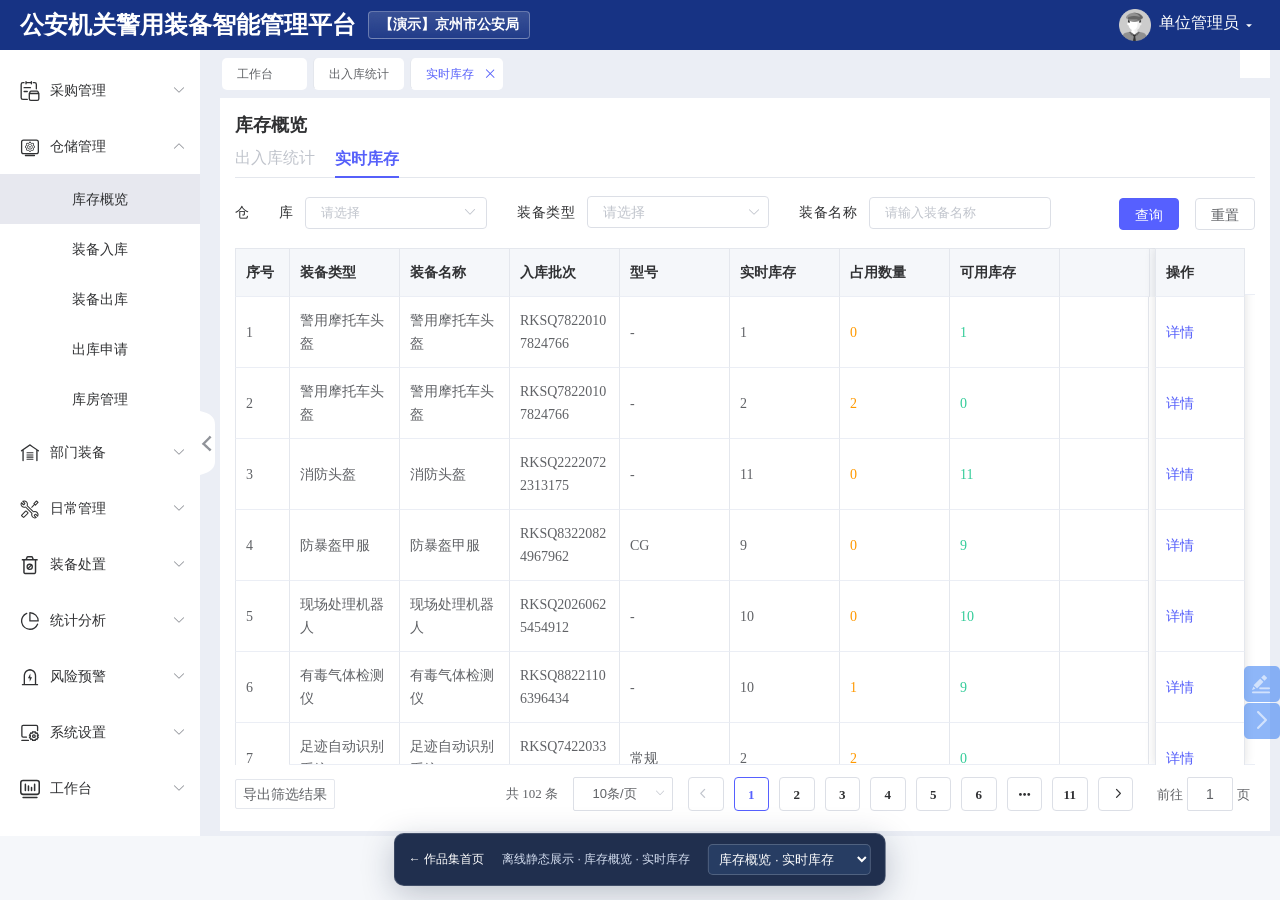
<file: pages/04-live-stock.html>
<!doctype html>
<html lang="zh-CN"><head><meta charset="utf-8"><link rel="stylesheet" href="../assets/a75b6a706706-main.css"><link rel="stylesheet" href="../assets/99733dc4d3de-font.css"><link rel="stylesheet" href="../assets/b8a30d08de4d-zkml-ui.css"><link rel="stylesheet" href="../assets/4b839b14a725-police-ui.css"><link rel="stylesheet" href="../assets/8e5123ddd7e0-default.css"><link rel="stylesheet" href="../assets/495cbee80b74-iconfont.css"><link rel="stylesheet" href="../assets/02607e779783-iconfont.css"><link href="../assets/ac1568eb8ac0-app.73de8ee4.css" rel="stylesheet"><style>.w-e-toolbar,
.w-e-text-container,
.w-e-menu-panel {
  padding: 0;
  margin: 0;
  box-sizing: border-box;
  background-color: #fff;
  /*表情菜单样式*/
  /*分割线样式*/
}
.w-e-toolbar h1,
.w-e-text-container h1,
.w-e-menu-panel h1 {
  font-size: 32px !important;
}
.w-e-toolbar h2,
.w-e-text-container h2,
.w-e-menu-panel h2 {
  font-size: 24px !important;
}
.w-e-toolbar h3,
.w-e-text-container h3,
.w-e-menu-panel h3 {
  font-size: 18.72px !important;
}
.w-e-toolbar h4,
.w-e-text-container h4,
.w-e-menu-panel h4 {
  font-size: 16px !important;
}
.w-e-toolbar h5,
.w-e-text-container h5,
.w-e-menu-panel h5 {
  font-size: 13.28px !important;
}
.w-e-toolbar p,
.w-e-text-container p,
.w-e-menu-panel p {
  font-size: 16px !important;
}
.w-e-toolbar .eleImg,
.w-e-text-container .eleImg,
.w-e-menu-panel .eleImg {
  cursor: pointer;
  display: inline-block;
  font-size: 18px;
  padding: 0 3px;
}
.w-e-toolbar *,
.w-e-text-container *,
.w-e-menu-panel * {
  padding: 0;
  margin: 0;
  box-sizing: border-box;
}
.w-e-toolbar hr,
.w-e-text-container hr,
.w-e-menu-panel hr {
  cursor: pointer;
  display: block;
  height: 0px;
  border: 0;
  border-top: 3px solid #ccc;
  margin: 20px 0;
}
.w-e-clear-fix:after {
  content: "";
  display: table;
  clear: both;
}
.w-e-drop-list-item {
  position: relative;
  top: 1px;
  padding-right: 7px;
  color: #333 !important;
}
.w-e-drop-list-tl {
  padding-left: 10px;
  text-align: left;
}
</style><style>@font-face {
  font-family: 'w-e-icon';
  src: url("[data-uri]") format('truetype');
  font-weight: normal;
  font-style: normal;
}
[class^="w-e-icon-"],
[class*=" w-e-icon-"] {
  /* use !important to prevent issues with browser extensions that change fonts */
  font-family: 'w-e-icon' !important;
  speak: none;
  font-style: normal;
  font-weight: normal;
  font-variant: normal;
  text-transform: none;
  line-height: 1;
  /* Better Font Rendering =========== */
  -webkit-font-smoothing: antialiased;
  -moz-osx-font-smoothing: grayscale;
}
.w-e-icon-close:before {
  content: "\f00d";
}
.w-e-icon-upload2:before {
  content: "\e9c6";
}
.w-e-icon-trash-o:before {
  content: "\f014";
}
.w-e-icon-header:before {
  content: "\f1dc";
}
.w-e-icon-pencil2:before {
  content: "\e906";
}
.w-e-icon-paint-brush:before {
  content: "\f1fc";
}
.w-e-icon-image:before {
  content: "\e90d";
}
.w-e-icon-play:before {
  content: "\e912";
}
.w-e-icon-location:before {
  content: "\e947";
}
.w-e-icon-undo:before {
  content: "\e965";
}
.w-e-icon-redo:before {
  content: "\e966";
}
.w-e-icon-quotes-left:before {
  content: "\e977";
}
.w-e-icon-list-numbered:before {
  content: "\e9b9";
}
.w-e-icon-list2:before {
  content: "\e9bb";
}
.w-e-icon-link:before {
  content: "\e9cb";
}
.w-e-icon-happy:before {
  content: "\e9df";
}
.w-e-icon-bold:before {
  content: "\ea62";
}
.w-e-icon-underline:before {
  content: "\ea63";
}
.w-e-icon-italic:before {
  content: "\ea64";
}
.w-e-icon-strikethrough:before {
  content: "\ea65";
}
.w-e-icon-table2:before {
  content: "\ea71";
}
.w-e-icon-paragraph-left:before {
  content: "\ea77";
}
.w-e-icon-paragraph-center:before {
  content: "\ea78";
}
.w-e-icon-paragraph-right:before {
  content: "\ea79";
}
.w-e-icon-paragraph-justify:before {
  content: "\ea7a";
}
.w-e-icon-terminal:before {
  content: "\f120";
}
.w-e-icon-page-break:before {
  content: "\ea68";
}
.w-e-icon-cancel-circle:before {
  content: "\ea0d";
}
.w-e-icon-font:before {
  content: "\ea5c";
}
.w-e-icon-text-heigh:before {
  content: "\ea5f";
}
.w-e-icon-paint-format:before {
  content: "\e90c";
}
.w-e-icon-indent-increase:before {
  content: "\ea7b";
}
.w-e-icon-indent-decrease:before {
  content: "\ea7c";
}
.w-e-icon-row-height:before {
  content: "\e9be";
}
.w-e-icon-fullscreen_exit:before {
  content: "\e900";
}
.w-e-icon-fullscreen:before {
  content: "\e901";
}
.w-e-icon-split-line:before {
  content: "\ea0b";
}
.w-e-icon-checkbox-checked:before {
  content: "\ea52";
}
</style><style>.w-e-toolbar {
  display: flex;
  padding: 0 6px;
  flex-wrap: wrap;
  position: relative;
  /* 单个菜单 */
}
.w-e-toolbar .w-e-menu {
  position: relative;
  display: flex;
  width: 40px;
  height: 40px;
  align-items: center;
  justify-content: center;
  text-align: center;
  cursor: pointer;
}
.w-e-toolbar .w-e-menu i {
  color: #999;
}
.w-e-toolbar .w-e-menu:hover {
  background-color: #F6F6F6;
}
.w-e-toolbar .w-e-menu:hover i {
  color: #333;
}
.w-e-toolbar .w-e-active i {
  color: #1e88e5;
}
.w-e-toolbar .w-e-active:hover i {
  color: #1e88e5;
}
.w-e-menu-tooltip {
  position: absolute;
  display: flex;
  color: #f1f1f1;
  background-color: rgba(0, 0, 0, 0.75);
  box-shadow: 0 2px 8px 0 rgba(0, 0, 0, 0.15);
  border-radius: 4px;
  padding: 4px 5px 6px;
  justify-content: center;
  align-items: center;
}
.w-e-menu-tooltip-up::after {
  content: "";
  position: absolute;
  top: 100%;
  left: 50%;
  margin-left: -5px;
  border: 5px solid rgba(0, 0, 0, 0);
  border-top-color: rgba(0, 0, 0, 0.73);
}
.w-e-menu-tooltip-down::after {
  content: "";
  position: absolute;
  bottom: 100%;
  left: 50%;
  margin-left: -5px;
  border: 5px solid rgba(0, 0, 0, 0);
  border-bottom-color: rgba(0, 0, 0, 0.73);
}
.w-e-menu-tooltip-item-wrapper {
  font-size: 14px;
  margin: 0 5px;
}
</style><style>.w-e-text-container {
  position: relative;
  height: 100%;
}
.w-e-text-container .w-e-progress {
  position: absolute;
  background-color: #1e88e5;
  top: 0;
  left: 0;
  height: 1px;
}
.w-e-text-container .placeholder {
  color: #D4D4D4;
  position: absolute;
  font-size: 11pt;
  line-height: 22px;
  left: 10px;
  top: 10px;
  -webkit-user-select: none;
     -moz-user-select: none;
      -ms-user-select: none;
          user-select: none;
  z-index: -1;
}
.w-e-text {
  padding: 0 10px;
  overflow-y: auto;
}
.w-e-text p,
.w-e-text h1,
.w-e-text h2,
.w-e-text h3,
.w-e-text h4,
.w-e-text h5,
.w-e-text table,
.w-e-text pre {
  margin: 10px 0;
  line-height: 1.5;
}
.w-e-text ul,
.w-e-text ol {
  margin: 10px 0 10px 20px;
}
.w-e-text blockquote {
  display: block;
  border-left: 8px solid #d0e5f2;
  padding: 5px 10px;
  margin: 10px 0;
  line-height: 1.4;
  font-size: 100%;
  background-color: #f1f1f1;
}
.w-e-text code {
  display: inline-block;
  background-color: #f1f1f1;
  border-radius: 3px;
  padding: 3px 5px;
  margin: 0 3px;
}
.w-e-text pre code {
  display: block;
}
.w-e-text table {
  border-top: 1px solid #ccc;
  border-left: 1px solid #ccc;
}
.w-e-text table td,
.w-e-text table th {
  border-bottom: 1px solid #ccc;
  border-right: 1px solid #ccc;
  padding: 3px 5px;
  min-height: 30px;
  height: 30px;
}
.w-e-text table th {
  border-bottom: 2px solid #ccc;
  text-align: center;
  background-color: #f1f1f1;
}
.w-e-text:focus {
  outline: none;
}
.w-e-text img {
  cursor: pointer;
}
.w-e-text img:hover {
  box-shadow: 0 0 5px #333;
}
.w-e-text .w-e-todo {
  margin: 0 0 0 20px;
}
.w-e-text .w-e-todo li {
  list-style: none;
  font-size: 1em;
}
.w-e-text .w-e-todo li span:nth-child(1) {
  position: relative;
  left: -18px;
}
.w-e-text .w-e-todo li span:nth-child(1) input {
  position: absolute;
  margin-right: 3px;
}
.w-e-text .w-e-todo li span:nth-child(1) input[type=checkbox] {
  top: 50%;
  margin-top: -6px;
}
.w-e-tooltip {
  position: absolute;
  display: flex;
  color: #f1f1f1;
  background-color: rgba(0, 0, 0, 0.75);
  box-shadow: 0 2px 8px 0 rgba(0, 0, 0, 0.15);
  border-radius: 4px;
  padding: 4px 5px 6px;
  justify-content: center;
  align-items: center;
}
.w-e-tooltip-up::after {
  content: "";
  position: absolute;
  top: 100%;
  left: 50%;
  margin-left: -5px;
  border: 5px solid rgba(0, 0, 0, 0);
  border-top-color: rgba(0, 0, 0, 0.73);
}
.w-e-tooltip-down::after {
  content: "";
  position: absolute;
  bottom: 100%;
  left: 50%;
  margin-left: -5px;
  border: 5px solid rgba(0, 0, 0, 0);
  border-bottom-color: rgba(0, 0, 0, 0.73);
}
.w-e-tooltip-item-wrapper {
  cursor: pointer;
  font-size: 14px;
  margin: 0 5px;
}
.w-e-tooltip-item-wrapper:hover {
  color: #ccc;
  text-decoration: underline;
}
</style><style>.w-e-menu .w-e-panel-container {
  position: absolute;
  top: 0;
  left: 50%;
  border: 1px solid #ccc;
  border-top: 0;
  box-shadow: 1px 1px 2px #ccc;
  color: #333;
  background-color: #fff;
  text-align: left;
  /* 为 emotion panel 定制的样式 */
  /* 上传图片、上传视频的 panel 定制样式 */
}
.w-e-menu .w-e-panel-container .w-e-panel-close {
  position: absolute;
  right: 0;
  top: 0;
  padding: 5px;
  margin: 2px 5px 0 0;
  cursor: pointer;
  color: #999;
}
.w-e-menu .w-e-panel-container .w-e-panel-close:hover {
  color: #333;
}
.w-e-menu .w-e-panel-container .w-e-panel-tab-title {
  list-style: none;
  display: flex;
  font-size: 14px;
  margin: 2px 10px 0 10px;
  border-bottom: 1px solid #f1f1f1;
}
.w-e-menu .w-e-panel-container .w-e-panel-tab-title .w-e-item {
  padding: 3px 5px;
  color: #999;
  cursor: pointer;
  margin: 0 3px;
  position: relative;
  top: 1px;
}
.w-e-menu .w-e-panel-container .w-e-panel-tab-title .w-e-active {
  color: #333;
  border-bottom: 1px solid #333;
  cursor: default;
  font-weight: 700;
}
.w-e-menu .w-e-panel-container .w-e-panel-tab-content {
  padding: 10px 15px 10px 15px;
  font-size: 16px;
  /* 输入框的样式 */
  /* 按钮的样式 */
}
.w-e-menu .w-e-panel-container .w-e-panel-tab-content input:focus,
.w-e-menu .w-e-panel-container .w-e-panel-tab-content textarea:focus,
.w-e-menu .w-e-panel-container .w-e-panel-tab-content button:focus {
  outline: none;
}
.w-e-menu .w-e-panel-container .w-e-panel-tab-content textarea {
  width: 100%;
  border: 1px solid #ccc;
  padding: 5px;
  margin-top: 10px;
}
.w-e-menu .w-e-panel-container .w-e-panel-tab-content textarea:focus {
  border-color: #1e88e5;
}
.w-e-menu .w-e-panel-container .w-e-panel-tab-content input[type=text] {
  border: none;
  border-bottom: 1px solid #ccc;
  font-size: 14px;
  height: 20px;
  color: #333;
  text-align: left;
}
.w-e-menu .w-e-panel-container .w-e-panel-tab-content input[type=text].small {
  width: 30px;
  text-align: center;
}
.w-e-menu .w-e-panel-container .w-e-panel-tab-content input[type=text].block {
  display: block;
  width: 100%;
  margin: 10px 0;
}
.w-e-menu .w-e-panel-container .w-e-panel-tab-content input[type=text]:focus {
  border-bottom: 2px solid #1e88e5;
}
.w-e-menu .w-e-panel-container .w-e-panel-tab-content .w-e-button-container button {
  font-size: 14px;
  color: #1e88e5;
  border: none;
  padding: 5px 10px;
  background-color: #fff;
  cursor: pointer;
  border-radius: 3px;
}
.w-e-menu .w-e-panel-container .w-e-panel-tab-content .w-e-button-container button.left {
  float: left;
  margin-right: 10px;
}
.w-e-menu .w-e-panel-container .w-e-panel-tab-content .w-e-button-container button.right {
  float: right;
  margin-left: 10px;
}
.w-e-menu .w-e-panel-container .w-e-panel-tab-content .w-e-button-container button.gray {
  color: #999;
}
.w-e-menu .w-e-panel-container .w-e-panel-tab-content .w-e-button-container button.red {
  color: #c24f4a;
}
.w-e-menu .w-e-panel-container .w-e-panel-tab-content .w-e-button-container button:hover {
  background-color: #f1f1f1;
}
.w-e-menu .w-e-panel-container .w-e-panel-tab-content .w-e-button-container:after {
  content: "";
  display: table;
  clear: both;
}
.w-e-menu .w-e-panel-container .w-e-emoticon-container .w-e-item {
  cursor: pointer;
  font-size: 18px;
  padding: 0 3px;
  display: inline-block;
}
.w-e-menu .w-e-panel-container .w-e-up-img-container,
.w-e-menu .w-e-panel-container .w-e-up-video-container {
  text-align: center;
}
.w-e-menu .w-e-panel-container .w-e-up-img-container .w-e-up-btn,
.w-e-menu .w-e-panel-container .w-e-up-video-container .w-e-up-btn {
  display: inline-block;
  color: #999;
  cursor: pointer;
  font-size: 60px;
  line-height: 1;
}
.w-e-menu .w-e-panel-container .w-e-up-img-container .w-e-up-btn:hover,
.w-e-menu .w-e-panel-container .w-e-up-video-container .w-e-up-btn:hover {
  color: #333;
}
</style><style>.w-e-toolbar .w-e-droplist {
  position: absolute;
  left: 0;
  top: 0;
  background-color: #fff;
  border: 1px solid #f1f1f1;
  border-right-color: #ccc;
  border-bottom-color: #ccc;
}
.w-e-toolbar .w-e-droplist .w-e-dp-title {
  text-align: center;
  color: #999;
  line-height: 2;
  border-bottom: 1px solid #f1f1f1;
  font-size: 13px;
}
.w-e-toolbar .w-e-droplist ul.w-e-list {
  list-style: none;
  line-height: 1;
}
.w-e-toolbar .w-e-droplist ul.w-e-list li.w-e-item {
  color: #333;
  padding: 5px 0;
}
.w-e-toolbar .w-e-droplist ul.w-e-list li.w-e-item:hover {
  background-color: #f1f1f1;
}
.w-e-toolbar .w-e-droplist ul.w-e-block {
  list-style: none;
  text-align: left;
  padding: 5px;
}
.w-e-toolbar .w-e-droplist ul.w-e-block li.w-e-item {
  display: inline-block;
  padding: 3px 5px;
}
.w-e-toolbar .w-e-droplist ul.w-e-block li.w-e-item:hover {
  background-color: #f1f1f1;
}
</style><style>.w-e-text-container {
  overflow: hidden;
}
.w-e-img-drag-mask {
  position: absolute;
  z-index: 1;
  border: 1px dashed #ccc;
  box-sizing: border-box;
}
.w-e-img-drag-mask .w-e-img-drag-rb {
  position: absolute;
  right: -5px;
  bottom: -5px;
  width: 16px;
  height: 16px;
  border-radius: 50%;
  background: #ccc;
  cursor: se-resize;
}
.w-e-img-drag-mask .w-e-img-drag-show-size {
  min-width: 110px;
  height: 22px;
  line-height: 22px;
  font-size: 14px;
  color: #999;
  position: absolute;
  left: 0;
  top: 0;
  background-color: #999;
  color: #fff;
  border-radius: 2px;
  padding: 0 5px;
}
</style><style>.w-e-table {
  display: flex;
}
.w-e-table .w-e-table-input {
  width: 40px;
  text-align: center!important;
  margin: 0 5px;
}
</style><style>.w-e-full-screen-editor {
  position: fixed;
  width: 100%!important;
  height: 100%!important;
  left: 0;
  top: 0;
}
</style><style>.w-e-content-mantle {
  width: 100%;
  height: 100%;
  overflow-y: auto;
}
.w-e-content-mantle .w-e-content-preview {
  width: 100%;
  min-height: 100%;
  padding: 0 10px;
  line-height: 1.5;
}
.w-e-content-mantle .w-e-content-preview img {
  cursor: default;
}
.w-e-content-mantle .w-e-content-preview img:hover {
  box-shadow: none;
}
.w-e-menue-mantle {
  position: absolute;
  height: 100%;
  width: 100%;
  top: 0;
  left: 0;
}
</style><style type="text/css">.el-select-tree{display:inline-block}.el-select-tree .el-input__icon{cursor:pointer;-webkit-transition:-webkit-transform .3s;transition:-webkit-transform .3s;transition:transform .3s;transition:transform .3s,-webkit-transform .3s}.el-select-tree .el-input__icon-close{display:none}.el-select-tree .el-input__inner{cursor:pointer;padding-right:30px}.el-select-tree .el-input:hover:not(.is-disabled) .el-input__inner{border-color:#c0c4cc}.el-select-tree .el-input:hover:not(.is-disabled).is-selected.is-clearable .el-input__icon-close{display:inline-block}.el-select-tree .el-input:hover:not(.is-disabled).is-selected.is-clearable .el-input__icon-arrow-down{display:none}.el-select-tree .el-input.is-active .el-input__icon-arrow-down{-webkit-transform:rotate(-180deg);-ms-transform:rotate(-180deg);transform:rotate(-180deg)}.el-select-tree .el-input.is-active .el-input__inner{border-color:#409eff}.el-select-tree__popover{padding:0!important;border:1px solid #e4e7ed!important;border-radius:4px!important}.el-select-tree__popover .popper__arrow{left:35px!important}.el-select-tree__popover .el-tree-node__expand-icon.is-leaf{cursor:pointer}.el-select-tree__list{overflow-y:auto}.el-select-tree__list::-webkit-scrollbar-track-piece{background:#d3dce6}.el-select-tree__list::-webkit-scrollbar{width:4px}.el-select-tree__list::-webkit-scrollbar-thumb{background:#99a9bf}.el-select-tree__item{position:relative;white-space:nowrap;padding-right:20px}.el-select-tree__item.is-selected{color:#409eff;font-weight:bolder}.el-select-tree__item.is-disabled{color:#bbb;cursor:not-allowed}</style><link rel="stylesheet" type="text/css" href="../assets/f544667966f7-chunk-37cae670.21fa696d.css"><link rel="stylesheet" type="text/css" href="../assets/c38882f746fa-chunk-a2f9f28c.5c264e4e.css"><link rel="stylesheet" type="text/css" href="../assets/88d1f2d2cb9c-chunk-308e155c.c3f1a222.css"><link rel="stylesheet" type="text/css" href="../assets/7e0d08e3c566-chunk-595ae810.dafb4366.css"><link rel="stylesheet" type="text/css" href="../assets/9a50e0ee8602-chunk-21f54617.8dccbaa2.css"><title>库存概览 · 实时库存 · 静态作品集</title><meta name="viewport" content="width=device-width,initial-scale=1"><meta http-equiv="Content-Security-Policy" content="default-src 'self' data: blob:; script-src 'self'; style-src 'self' 'unsafe-inline'; img-src 'self' data: blob:; font-src 'self' data:; connect-src 'none'; form-action 'none';"><link rel="stylesheet" href="../offline.css"></head><body><div id="portfolio-bar"><a href="../index.html">← 作品集首页</a><span>离线静态展示 · 库存概览 · 实时库存</span><select id="portfolio-page-select" aria-label="切换展示页面"><option value="01-portal.html">功能门户</option><option value="02-workbench.html">装备工作台</option><option value="03-stock-statistics.html">库存概览 · 出入库统计</option><option value="04-live-stock.html" selected>库存概览 · 实时库存</option><option value="05-inbound-form.html">装备入库 · 入库登记</option><option value="06-warehouse.html">库房管理</option><option value="07-equipment-overview.html">部门装备 · 装备总览</option><option value="08-personal-equipment.html">部门装备 · 单警装备</option><option value="09-borrow-records.html">日常管理 · 装备借用</option><option value="10-maintenance-warning.html">风险预警 · 保养预警</option><option value="11-expiry-warning.html">风险预警 · 失效预警</option><option value="12-borrow-form.html">日常管理 · 借用登记</option></select></div><svg style="position:absolute;width:0;height:0;overflow:hidden"><defs><symbol id="icon-caigouguanli_icon" viewbox="0 0 1024 1024"><path d="M406.045853 944.54039a33.784626 33.784626 0 0 1-33.84179 33.841791H151.717935a126.049238 126.049238 0 0 1-125.763412-125.763413V177.212081A126.049238 126.049238 0 0 1 151.717935 51.448669h52.763468a33.841791 33.841791 0 1 1 0 67.683581H151.717935A58.365656 58.365656 0 0 0 93.638105 177.212081v675.235192A58.365656 58.365656 0 0 0 151.717935 910.698599h220.371797a33.784626 33.784626 0 0 1 33.956121 33.841791z m274.735891-825.40814h64.539496A58.365656 58.365656 0 0 1 803.40107 177.212081v219.056997a33.841791 33.841791 0 1 0 67.683582 0V177.212081a126.049238 126.049238 0 0 0-125.763412-125.763412h-64.539496a33.841791 33.841791 0 1 0 0 67.683581z m-373.117178 54.592754a33.784626 33.784626 0 0 0 33.841791-33.841791v-19.150337h206.423491v19.150337a33.841791 33.841791 0 1 0 67.683582 0V33.841791a33.841791 33.841791 0 1 0-67.683582 0v19.150338H341.506357V33.841791a33.841791 33.841791 0 1 0-67.683582 0v106.041422a33.784626 33.784626 0 0 0 33.898956 33.841791z m-97.923966 136.053146a33.841791 33.841791 0 1 0 0 67.683582H534.72469a33.841791 33.841791 0 1 0 0-67.683582z m162.406297 194.704628H209.7406a33.841791 33.841791 0 1 0 0 67.683582h162.406297a33.841791 33.841791 0 0 0 0-67.683582zM997.762707 640.250098v268.67638a115.245018 115.245018 0 0 1-115.073522 115.073522H557.590765A115.245018 115.245018 0 0 1 442.517243 908.926478v-268.67638a36.014068 36.014068 0 0 1 3.372746-14.862949l49.390722-101.068051a77.458829 77.458829 0 0 1 69.055546-43.102551h311.550271a77.173003 77.173003 0 0 1 69.055546 43.102551l49.390722 101.068051a30.297549 30.297549 0 0 1 3.429911 14.862949zM555.818644 554.10216l-25.495673 52.363312h379.405348l-25.495674-52.363312a9.26076 9.26076 0 0 0-8.346117-5.202032H564.107596a9.546586 9.546586 0 0 0-8.231787 5.144867z m374.260481 120.046894H510.029329v234.377268a47.38994 47.38994 0 0 0 47.38994 47.38994h325.269916a47.38994 47.38994 0 0 0 47.38994-47.38994z" fill="#303133"></path></symbol><symbol id="icon-iconzuocelan-cangchuguanli-zb" viewbox="0 0 1024 1024"><path d="M840.082021 124.191048H181.229307A131.808952 131.808952 0 0 0 49.548387 256v494.203551a131.808952 131.808952 0 0 0 131.744936 131.808952h658.852714a131.808952 131.808952 0 0 0 131.744936-131.744936V256.064016a131.808952 131.808952 0 0 0-131.744936-131.872968z m65.936484 625.948487a66.0005 66.0005 0 0 1-65.872468 65.936484H181.229307a66.0005 66.0005 0 0 1-65.872468-65.872468v-494.203551A66.0005 66.0005 0 0 1 181.229307 190.127532h658.91673a65.936484 65.936484 0 0 1 65.872468 65.872468v494.203551z m-164.713179 164.713178H280.006002a32.968242 32.968242 0 1 0 0 65.872468h460.915228a32.968242 32.968242 0 0 0 0-65.872468z m0 0" fill="#303133"></path><path d="M746.490623 451.44086l-23.173794-6.785696a206.707677 206.707677 0 0 0-20.933233-51.980995l12.099025-21.381346a17.988497 17.988497 0 0 0 0-23.685921l-46.859715-46.923731a19.204801 19.204801 0 0 0-9.602401-4.48112 34.312578 34.312578 0 0 0-14.083521 4.48112l-20.869217 14.147537a149.285321 149.285321 0 0 0-54.285571-25.990498l-7.297825-23.685921c-2.24056-9.602401-7.36184-16.388097-16.388097-16.388097H476.215054c-6.785696 0-14.083521 7.36184-16.388097 16.388097l-4.481121 23.685921a204.403101 204.403101 0 0 0-54.221555 21.445361l-21.445361-11.84296a25.606402 25.606402 0 0 0-11.842961-4.545137c-4.545136 0-7.297824 0-9.602401 4.545137l-46.859715 46.859715a18.052513 18.052513 0 0 0 0 23.749937l11.906977 21.445361a165.225306 165.225306 0 0 0-23.749937 54.221556l-23.749938 7.297824c-9.602401 2.304576-16.388097 7.36184-16.388097 16.388097v68.369093c0 9.602401 9.602401 14.083521 16.388097 16.324081l23.749938 7.36184a224.056014 224.056014 0 0 0 21.445361 51.980995l-11.842961 21.445362a17.988497 17.988497 0 0 0 0 23.685921l46.859715 46.923731a18.436609 18.436609 0 0 0 9.602401 4.48112 34.248562 34.248562 0 0 0 14.083521-4.48112l21.445361-14.147537a200.242061 200.242061 0 0 0 51.980995 21.509377l7.361841 23.685922c2.24056 9.602401 7.297824 16.388097 16.324081 16.388097h67.792948c9.602401 0 14.083521-9.602401 16.388097-16.388097l7.361841-23.685922a199.153788 199.153788 0 0 0 51.916979-21.509377l21.509377 14.147537a34.056514 34.056514 0 0 0 14.083521 4.48112c4.48112 0 7.36184 0 9.602401-4.48112l46.923731-46.923731a18.756689 18.756689 0 0 0 0-23.685921l-11.906977-21.445362a200.562141 200.562141 0 0 0 21.445361-51.980995l23.685922-7.36184c9.666417-2.24056 16.388097-7.297824 16.388097-16.324081V468.405101a14.467617 14.467617 0 0 0-15.491873-16.964241z m-22.725682 75.666917l-21.893473 6.785696a26.694674 26.694674 0 0 0-15.043761 15.107777 270.083521 270.083521 0 0 1-17.156289 43.210803 20.613153 20.613153 0 0 0 0 21.893473l10.882721 19.71693-36.937235 37.00125-19.780945-10.946737a15.491873 15.491873 0 0 0-10.434609-2.624656 20.421105 20.421105 0 0 0-10.946736 2.112528 140.835209 140.835209 0 0 1-43.210803 17.156289 25.606402 25.606402 0 0 0-15.107777 15.107777l-6.785696 21.829458h-52.045012l-6.785696-21.829458a25.606402 25.606402 0 0 0-15.043761-15.107777 264.770193 264.770193 0 0 1-43.210803-17.156289 21.445361 21.445361 0 0 0-10.946736-2.112528 20.293073 20.293073 0 0 0-10.882721 2.112528l-19.780945 10.946737-36.425107-39.049763 10.946737-19.780945a20.677169 20.677169 0 0 0 0-21.893473 141.283321 141.283321 0 0 1-17.220305-43.146787 25.606402 25.606402 0 0 0-15.043761-15.107777l-21.893473-6.785696v-52.045011l21.893473-6.785697a26.822706 26.822706 0 0 0 15.043761-15.107777 265.410353 265.410353 0 0 1 17.220305-43.210803 20.677169 20.677169 0 0 0 0-21.893473l-10.946737-14.531633 36.937235-36.937234 19.844961 10.946737a24.582146 24.582146 0 0 0 10.882721 2.048512 20.741185 20.741185 0 0 0 10.946736-2.048512 141.539385 141.539385 0 0 1 43.210803-17.15629 25.606402 25.606402 0 0 0 15.107777-15.107776l6.785696-21.829458h52.045012l6.785696 21.829458a25.606402 25.606402 0 0 0 15.107777 15.107776 264.834209 264.834209 0 0 1 43.146787 17.15629 20.741185 20.741185 0 0 0 10.946736 2.048512 21.509377 21.509377 0 0 0 10.946737-2.048512l19.780945-10.946737 34.824706 36.937234-10.88272 17.156289a20.677169 20.677169 0 0 0 0 21.829458 142.243561 142.243561 0 0 1 17.156289 43.210802 25.606402 25.606402 0 0 0 15.107777 15.107777l21.893473 6.785697v52.045011h1.024256zM511.423856 364.891223a136.162041 136.162041 0 1 0 0 272.260065 134.945736 134.945736 0 0 0 136.098024-136.098025A140.067017 140.067017 0 0 0 511.615904 364.891223z m0 28.423106a104.218055 104.218055 0 0 1 88.150037 46.475618l-57.614403 30.59965a42.506627 42.506627 0 0 0-30.59965-13.187296 38.409602 38.409602 0 0 0-30.59965 13.187296l-57.03826-30.59965a107.162791 107.162791 0 0 1 87.893974-46.475618zM500.349087 608.792198a105.946487 105.946487 0 0 1-96.664166-107.738935 86.101525 86.101525 0 0 1 8.962241-41.738434l57.038259 30.59965c0 4.225056-2.112528 6.849712-2.112528 11.074768a42.314579 42.314579 0 0 0 33.224306 41.738435c-0.32008 0.064016-0.32008 66.064516-0.32008 66.064516z m-11.138784-107.738935a22.341585 22.341585 0 0 1 22.213553-22.213553 21.125281 21.125281 0 0 1 22.213553 22.213553 22.213553 22.213553 0 1 1-44.427106 0z m129.952488 0A108.827207 108.827207 0 0 1 522.434609 608.792198V542.791698a45.323331 45.323331 0 0 0 33.288322-41.738435 20.805201 20.805201 0 0 0-2.112528-11.074768l56.974243-30.59965a130.976744 130.976744 0 0 1 8.706177 41.674418z m0 0" fill="#303133"></path></symbol><symbol id="icon-iconzuocelan-zhaungbeishiguanli-zb" viewbox="0 0 1024 1024"><path d="M962.288572 371.932983s-424.234059-298.314579-427.626907-300.875219c-26.054514-18.116529-26.054514-18.116529-53.325331 1.152289L54.861715 371.932983a31.623906 31.623906 0 0 0-4.545136 44.235059 32.008002 32.008002 0 0 0 43.082771 10.242561l29.511378-21.573394v495.675919a34.12053 34.12053 0 0 0 34.056514 34.056514 33.416354 33.416354 0 0 0 34.056514-34.056514V359.513878l317.583396-224.568142 323.408852 227.960991v538.758689a34.056514 34.056514 0 1 0 68.049012 0V411.622906l22.661666 14.723681a32.008002 32.008002 0 0 0 43.08277-10.242561 32.52013 32.52013 0 0 0-3.392848-44.235059z m-627.356839 256.064016a14.275569 14.275569 0 0 0 14.723681 14.723681h323.28082a14.275569 14.275569 0 0 0 14.723681-14.723681v-28.935234a14.275569 14.275569 0 0 0-14.723681-14.72368h-323.28082a14.275569 14.275569 0 0 0-14.723681 14.72368v29.511378z m0 111.131783a14.275569 14.275569 0 0 0 14.723681 14.723681h323.28082a14.275569 14.275569 0 0 0 14.723681-14.723681v-29.511378a14.275569 14.275569 0 0 0-14.723681-14.723681h-323.28082a14.275569 14.275569 0 0 0-14.723681 14.723681v29.511378z m14.723681-211.252813h323.28082a14.275569 14.275569 0 0 0 14.723681-14.723681v-29.511378a14.275569 14.275569 0 0 0-14.723681-14.723681h-323.28082a14.275569 14.275569 0 0 0-14.723681 14.723681v29.511378a14.979745 14.979745 0 0 0 14.723681 14.723681z m-14.723681 317.583396a14.275569 14.275569 0 0 0 14.723681 14.723681h323.28082a14.275569 14.275569 0 0 0 14.723681-14.723681v-28.743186a14.275569 14.275569 0 0 0-14.723681-14.723681h-323.28082a14.275569 14.275569 0 0 0-14.723681 14.723681v29.511378z" fill="#303133"></path></symbol><symbol id="icon-iconzuocelan-weibaoguanli-zb" viewbox="0 0 1024 1024"><path d="M219.428571 74.166729a181.737283 181.737283 0 0 0-84.085489 19.1976 27.132608 27.132608 0 0 0-8.126984 43.386577l92.212473 92.212474-32.571928 32.571928-92.212474-92.212473a24.63692 24.63692 0 0 0-19.1976-8.126984 26.044744 26.044744 0 0 0-24.380952 16.253968 190.760155 190.760155 0 0 0 35.259592 219.748531 182.249219 182.249219 0 0 0 132.911386 54.265217 159.148106 159.148106 0 0 0 62.392201-10.87864l301.082365 301.082365a191.976003 191.976003 0 0 0 43.386577 198.055243 191.976003 191.976003 0 0 0 216.996875 35.259592 27.132608 27.132608 0 0 0 8.126984-43.386576l-92.212473-92.212474 32.571928-32.571928 92.212474 92.212473a24.63692 24.63692 0 0 0 19.1976 8.126984 26.044744 26.044744 0 0 0 24.252968-16.381952 190.760155 190.760155 0 0 0-35.259592-219.748532 193.063867 193.063867 0 0 0-198.055243-43.386576L392.846894 326.551181a191.976003 191.976003 0 0 0-43.386577-198.055243 182.697163 182.697163 0 0 0-130.223722-54.265217z m-35.259592 244.129484a53.561305 53.561305 0 0 0 37.947256-16.253968l32.571929-32.571929a52.473441 52.473441 0 0 0 0-75.958505l-62.392201-62.392201c8.126984 0 16.253968-2.687664 24.444944-2.687664a127.216098 127.216098 0 0 1 94.96413 40.698913 136.686914 136.686914 0 0 1 32.571928 140.782402 51.193601 51.193601 0 0 0 13.566305 56.952881l301.082364 301.082364a53.561305 53.561305 0 0 0 37.947257 16.253969 46.138233 46.138233 0 0 0 19.1976-2.687664 132.143482 132.143482 0 0 1 140.782402 32.571928 132.207474 132.207474 0 0 1 37.947257 119.345082l-62.392201-62.392201a52.473441 52.473441 0 0 0-75.958505 0l-32.571929 32.571929a52.473441 52.473441 0 0 0 0 75.958505l62.392201 62.392201c-8.126984 0-16.253968 2.687664-24.444944 2.687664a127.216098 127.216098 0 0 1-94.96413-40.698913 136.686914 136.686914 0 0 1-32.571928-140.782402 51.193601 51.193601 0 0 0-13.566304-56.952881L319.640045 405.133358a53.561305 53.561305 0 0 0-37.947257-16.253968 52.985377 52.985377 0 0 0-19.1976 2.687664 132.143482 132.143482 0 0 1-140.782402-32.571928 132.207474 132.207474 0 0 1-37.947257-119.345082l62.392201 62.392201a53.561305 53.561305 0 0 0 38.011249 16.253968z" fill="#333333"></path><path d="M303.514061 589.558305a53.561305 53.561305 0 0 0-37.947257 16.253968L70.263217 801.179853a52.473441 52.473441 0 0 0 0 75.958505l75.958505 75.958505a52.473441 52.473441 0 0 0 75.958505 0l195.303588-195.303587a52.473441 52.473441 0 0 0 0-75.958505L341.525309 605.876265a45.498313 45.498313 0 0 0-38.011248-16.31796zM186.856643 915.085614l-75.958505-75.958505 195.303587-195.303587 76.278465 75.958505L186.856643 915.085614z m659.11761-775.83902l37.947257 37.947257-94.96413 94.964129-19.1976-19.1976-19.1976-19.1976 94.964129-94.96413m0-65.079865a24.63692 24.63692 0 0 0-19.1976 8.126984l-132.207474 133.35933a26.23672 26.23672 0 0 0 0 37.947257l19.1976 19.1976-133.103362 132.783402a26.23672 26.23672 0 0 0 0 37.947257 26.23672 26.23672 0 0 0 37.947257 0l132.911386-132.911386 19.1976 19.1976a26.23672 26.23672 0 0 0 37.947257 0l132.911386-132.911386a26.23672 26.23672 0 0 0 0-37.947257L865.171854 82.549681a21.11736 21.11736 0 0 0-19.197601-8.126984z" fill="#333333"></path></symbol><symbol id="icon-iconzuocelan-baofeiguanli-zb" viewbox="0 0 1024 1024"><path d="M899.936984 209.972493a19.972993 19.972993 0 0 0-14.659665-5.889472h-179.244811l-40.20205-102.425607a88.790198 88.790198 0 0 0-31.111778-39.305826A67.088772 67.088772 0 0 0 590.867717 46.859715H404.389097a85.397349 85.397349 0 0 0-45.707427 15.747937 79.315829 79.315829 0 0 0-31.111778 39.305826l-40.20205 102.425607H109.979495a19.972993 19.972993 0 0 0-14.659665 5.889472 13.699425 13.699425 0 0 0-3.648912 13.763441v39.305826a18.500625 18.500625 0 0 0 5.505376 13.763441 13.827457 13.827457 0 0 0 12.803201 5.889473h54.861715v583.313828a138.146537 138.146537 0 0 0 27.39885 86.485622 81.172293 81.172293 0 0 0 65.808452 35.40085h480.888222a78.483621 78.483621 0 0 0 65.808452-37.321331 148.005001 148.005001 0 0 0 27.39885-88.406101V282.630658h54.989747a16.068017 16.068017 0 0 0 12.803201-5.889473 22.085521 22.085521 0 0 0 5.505377-13.763441v-39.24181a22.085521 22.085521 0 0 0-5.505377-13.763441z m-502.845711-76.819205a18.564641 18.564641 0 0 1 9.154288-7.873968h182.829708c3.648912 0 7.297824 3.904976 9.154288 5.889472l29.255314 72.722181H367.771943z m347.414854 772.225057l-5.505377 5.889472H258.112528q-2.752688 0-5.505376-5.889472a83.604901 83.604901 0 0 1-12.803201-41.290323V282.630658h517.505376v581.649412a77.843461 77.843461 0 0 1-12.8032 41.290323z" fill="#303133"></path><path d="M497.596399 440.046012a165.865466 165.865466 0 1 0 165.865466 165.865466 166.44161 166.44161 0 0 0-165.865466-165.865466z m0 66.32058a96.792198 96.792198 0 0 1 43.146787 9.92248l-132.705176 132.705177a96.856214 96.856214 0 0 1-9.922481-43.146787A99.80095 99.80095 0 0 1 497.596399 506.366592z m0 199.025756a96.728182 96.728182 0 0 1-43.146787-9.922481l132.705177-132.705176a96.792198 96.792198 0 0 1 9.92248 43.146787 99.80095 99.80095 0 0 1-99.48087 99.544886z" fill="#303133"></path></symbol><symbol id="icon-iconzuocelan-tongjifenxi-zb" viewbox="0 0 1024 1024"><path d="M507.006752 966.64166A455.6019 455.6019 0 0 1 331.154789 90.326582a32.52013 32.52013 0 1 1 25.158289 59.982995 390.88172 390.88172 0 1 0 512.128032 511.103776 32.648162 32.648162 0 0 1 60.175044 25.030258A455.729932 455.729932 0 0 1 507.070768 966.64166z m424.106026-423.145786H507.006752a32.584146 32.584146 0 0 1-32.648162-32.52013v-423.145787a32.584146 32.584146 0 0 1 32.648162-32.52013 456.818205 456.818205 0 0 1 456.754188 455.729933 32.584146 32.584146 0 0 1-32.648162 32.52013zM539.654914 478.391598h357.529382A391.649912 391.649912 0 0 0 539.654914 121.694424z" fill="#303133"></path></symbol><symbol id="icon-yujingzhongxin_icon" viewbox="0 0 1024 1024"><path d="M508.928 107.9808a296.2944 296.2944 0 0 1 123.5456 26.88 321.28 321.28 0 0 1 101.9904 72.8576 343.04 343.04 0 0 1 68.9152 108.0832 353.28 353.28 0 0 1 25.344 131.9424v419.5328h66.1504a35.84 35.84 0 0 1 1.1264 71.68h-768a35.84 35.84 0 0 1-1.28-71.68h61.5936l-0.3072-419.072a353.28 353.28 0 0 1 25.6-132.1984 340.992 340.992 0 0 1 68.9664-108.032 320.6144 320.6144 0 0 1 101.5296-72.9088 302.336 302.336 0 0 1 124.8768-27.0848z m0 71.68a244.5824 244.5824 0 0 0-178.688 78.7968 274.3808 274.3808 0 0 0-74.496 189.44l0.3072 419.4816h504.832v-419.328a274.688 274.688 0 0 0-74.4448-189.44 242.1248 242.1248 0 0 0-177.8176-78.9504z m20.1728 146.4832v198.7072h86.3232l-119.4496 234.3936v-189.44H406.7328l122.624-243.3536z" fill="#303133"></path></symbol><symbol id="icon-iconzuocelan-xitongshezhi-zb" viewbox="0 0 1024 1024"><path d="M930.28057 673.256314a91.542886 91.542886 0 0 0-0.32008-9.538385l50.508627-29.191297-100.697174-174.379595-50.508627 29.191298c-5.377344-3.328832-10.882721-6.4016-16.452113-9.538385v-58.254564H611.416854v58.382596a161.00025 161.00025 0 0 0-16.452113 9.538385l-50.508627-29.191298-100.697174 174.379595 50.508627 29.191297c0 3.2008-0.32008 6.4016-0.32008 9.538385a90.454614 90.454614 0 0 0 0.32008 9.538385l-50.508627 29.191298 100.697174 174.379594 50.508627-29.191297c5.377344 3.328832 10.882721 6.4016 16.452113 9.538384v58.062516h201.074269v-58.382596a161.00025 161.00025 0 0 0 16.452113-9.538384l50.508627 29.191297 100.697174-174.379595-50.508627-29.191297a63.055764 63.055764 0 0 0 0.64016-9.346337z m-69.137284-22.661665a146.212553 146.212553 0 0 1 1.856464 22.661665 170.410603 170.410603 0 0 1-1.856464 22.661665l-3.328832 22.661666 30.855714 17.924481-33.544387 58.062516-30.855713-17.796449-17.924482 14.4036a148.005001 148.005001 0 0 1-39.433858 22.661666l-21.317329 8.386096v35.592899h-67.536885v-35.720931l-21.317329-8.386096a153.63841 153.63841 0 0 1-39.433858-22.661666l-17.924482-14.4036-30.855713 17.796449-33.544387-58.062516 30.855714-17.924481-3.328832-22.661666a146.276569 146.276569 0 0 1-1.856464-22.661665 170.026507 170.026507 0 0 1 1.856464-22.661665l3.328832-22.661666-30.855714-17.988497 33.544387-58.062516 30.855713 17.79645 17.924482-14.403601a147.940985 147.940985 0 0 1 39.433858-22.661666l21.317329-8.386096v-35.40085h67.152789v35.72093l21.317329 8.386096a153.63841 153.63841 0 0 1 39.433858 22.661666l17.924481 14.403601 30.855714-17.796449 33.544387 58.062515-30.855714 17.924481z" fill="#303133"></path><path d="M712.114029 572.431108a100.697174 100.697174 0 1 0 100.697174 100.697174 100.76119 100.76119 0 0 0-100.697174-100.697174z m0 134.433608a33.544386 33.544386 0 1 1 33.544386-33.544386 33.672418 33.672418 0 0 1-33.544386 33.544386z m-281.094274 151.013754H95.127782a33.544386 33.544386 0 0 0 0 67.152788h335.635909a33.544386 33.544386 0 1 0 0-67.152788z m-268.483121-100.697175H330.322581a33.544386 33.544386 0 1 0 0-67.152788H162.536634a33.672418 33.672418 0 0 1-33.544386-33.544386v-469.877469a33.672418 33.672418 0 0 1 33.544386-33.544386h671.271818a33.672418 33.672418 0 0 1 33.544386 33.544386v201.394348a33.544386 33.544386 0 0 0 67.152788 0V186.606652a100.76119 100.76119 0 0 0-100.697174-100.697175H162.536634A100.76119 100.76119 0 0 0 61.83946 186.606652v469.877469a100.889222 100.889222 0 0 0 100.697174 100.697174z" fill="#303133"></path></symbol><symbol id="icon-shujugailan_icon" viewbox="0 0 1109 1024"><path d="M938.64989 0a170.701618 170.701618 0 0 1 170.701618 170.701618v512.034951a170.701618 170.701618 0 0 1-170.701618 170.701618H170.702317A170.701618 170.701618 0 0 1 0.000699 682.666667V170.631715A170.701618 170.701618 0 0 1 170.702317 0z m0 85.350809H170.702317A85.350809 85.350809 0 0 0 85.561215 164.270599v518.46597a85.350809 85.350809 0 0 0 78.91979 85.141102h774.448495a85.350809 85.350809 0 0 0 85.141101-78.91979V170.491911a85.350809 85.350809 0 0 0-78.919789-85.141102zM298.623677 213.342071a42.640453 42.640453 0 0 1 42.640453 42.640453v341.333334a42.640453 42.640453 0 1 1-85.350809 0V255.982524a42.640453 42.640453 0 0 1 42.780258-42.640453z m170.701618 85.350809a42.640453 42.640453 0 0 1 42.640453 42.640453v255.982525a42.640453 42.640453 0 1 1-85.350809 0V341.333333a42.640453 42.640453 0 0 1 42.710356-42.640453z m170.701617 85.350809a42.640453 42.640453 0 0 1 42.640454 42.640453v170.701618a42.640453 42.640453 0 1 1-85.350809 0V426.404533a42.640453 42.640453 0 0 1 42.710355-42.430746z m170.701618-170.701618a42.640453 42.640453 0 0 1 42.640454 42.640453v341.333334a42.640453 42.640453 0 1 1-85.350809 0V255.982524a42.640453 42.640453 0 0 1 42.85016-42.640453zM170.702317 938.649191h768.017475a42.640453 42.640453 0 1 1 0 85.350809H170.702317a42.640453 42.640453 0 1 1 0-85.350809z" fill="#303133"></path></symbol></defs></svg><div id="app"><div data-v-6fc8bf92="" id="main-default" class="main-default"><div data-v-4c7ec4d2="" data-v-6fc8bf92="" class="m-header g-head"><div data-v-4c7ec4d2="" class="u-title"><span data-v-4c7ec4d2="" class="title-area"><span data-v-4c7ec4d2="" class="title-system">公安机关警用装备智能管理平台</span><span data-v-4c7ec4d2="" class="title-orgname">【演示】京州市公安局</span></span></div><div data-v-4c7ec4d2="" class="u-login-info"><div data-v-4c7ec4d2="" style="margin-left: 12px;"><img data-v-4c7ec4d2="" width="32" height="32" src="[data-uri]"><div data-v-4c7ec4d2="" class="el-dropdown" style="margin-left: 8px;"><span data-v-4c7ec4d2="" class="el-dropdown-link el-dropdown-selfdefine" aria-haspopup="list" aria-controls="dropdown-menu-3007" role="button" tabindex="0"> 单位管理员 <i data-v-4c7ec4d2="" class="icon iconfont icon-arrow-sortdown-smal"></i></span><ul data-v-4c7ec4d2="" class="el-dropdown-menu el-popper" id="dropdown-menu-3007" style="display: none;"><li data-v-4c7ec4d2="" tabindex="-1" class="el-dropdown-menu__item"><i class="icon iconfont icon-dianyuan"></i>退出登录</li></ul></div></div></div></div><div data-v-040aea46="" data-v-6fc8bf92="" class="m-left g-left"><div data-v-040aea46="" class="person-logo"><img data-v-040aea46="" src="[data-uri]" alt=""></div><div data-v-040aea46="" class="el-scrollbar" style="height: 100%; padding-top: 12px;"><div class="el-scrollbar__wrap" style="margin-bottom: -10px; margin-right: -10px;"><div class="el-scrollbar__view"><ul data-v-040aea46="" role="menubar" class="el-menu"><li data-v-040aea46="" role="menuitem" aria-haspopup="true" class="el-submenu"><div class="el-submenu__title" style="padding-left: 20px;"><svg data-v-040aea46="" aria-hidden="true" class="iconfont"><use data-v-040aea46="" xlink:href="#icon-caigouguanli_icon"></use></svg><span data-v-040aea46="" class="title">采购管理 <!----></span><i class="el-submenu__icon-arrow el-icon-arrow-down"></i></div><ul role="menu" class="el-menu el-menu--inline" style="display: none;"><div data-v-040aea46=""><li data-v-040aea46="" role="menuitem" tabindex="-1" class="el-menu-item" style="padding-left: 40px;"><span data-v-040aea46="" class="title">接收通知</span></li></div><div data-v-040aea46=""><li data-v-040aea46="" role="menuitem" tabindex="-1" class="el-menu-item" style="padding-left: 40px;"><span data-v-040aea46="" class="title">调拨申请</span></li></div></ul></li><li data-v-040aea46="" role="menuitem" aria-haspopup="true" class="el-submenu is-active is-opened" aria-expanded="true"><div class="el-submenu__title" style="padding-left: 20px;"><svg data-v-040aea46="" aria-hidden="true" class="iconfont"><use data-v-040aea46="" xlink:href="#icon-iconzuocelan-cangchuguanli-zb"></use></svg><span data-v-040aea46="" class="title">仓储管理 <!----></span><i class="el-submenu__icon-arrow el-icon-arrow-down"></i></div><ul role="menu" class="el-menu el-menu--inline" style="" data-old-padding-top="" data-old-padding-bottom="" data-old-overflow=""><div data-v-040aea46=""><li data-v-040aea46="" role="menuitem" tabindex="0" class="el-menu-item is-active" style="padding-left: 40px;" data-local-page="03-stock-statistics.html"><span data-v-040aea46="" class="title">库存概览</span></li></div><div data-v-040aea46=""><li data-v-040aea46="" role="menuitem" tabindex="0" class="el-menu-item" style="padding-left: 40px;" data-local-page="05-inbound-form.html"><span data-v-040aea46="" class="title">装备入库</span></li></div><div data-v-040aea46=""><li data-v-040aea46="" role="menuitem" tabindex="-1" class="el-menu-item" style="padding-left: 40px;"><span data-v-040aea46="" class="title">装备出库</span></li></div><div data-v-040aea46=""><li data-v-040aea46="" role="menuitem" tabindex="-1" class="el-menu-item" style="padding-left: 40px;"><span data-v-040aea46="" class="title">出库申请</span></li></div><div data-v-040aea46=""><li data-v-040aea46="" role="menuitem" tabindex="0" class="el-menu-item" style="padding-left: 40px;" data-local-page="06-warehouse.html"><span data-v-040aea46="" class="title">库房管理</span></li></div></ul></li><li data-v-040aea46="" role="menuitem" aria-haspopup="true" class="el-submenu"><div class="el-submenu__title" style="padding-left: 20px;"><svg data-v-040aea46="" aria-hidden="true" class="iconfont"><use data-v-040aea46="" xlink:href="#icon-iconzuocelan-zhaungbeishiguanli-zb"></use></svg><span data-v-040aea46="" class="title">部门装备 <!----></span><i class="el-submenu__icon-arrow el-icon-arrow-down"></i></div><ul role="menu" class="el-menu el-menu--inline" style="display: none;"><div data-v-040aea46=""><li data-v-040aea46="" role="menuitem" tabindex="0" class="el-menu-item" style="padding-left: 40px;" data-local-page="07-equipment-overview.html"><span data-v-040aea46="" class="title">装备总览</span></li></div><div data-v-040aea46=""><li data-v-040aea46="" role="menuitem" tabindex="-1" class="el-menu-item" style="padding-left: 40px;"><span data-v-040aea46="" class="title">装备发放</span></li></div><div data-v-040aea46=""><li data-v-040aea46="" role="menuitem" tabindex="-1" class="el-menu-item" style="padding-left: 40px;"><span data-v-040aea46="" class="title">装备初始化</span></li></div><div data-v-040aea46=""><li data-v-040aea46="" role="menuitem" tabindex="-1" class="el-menu-item" style="padding-left: 40px;"><span data-v-040aea46="" class="title">装备申请</span></li></div><div data-v-040aea46=""><li data-v-040aea46="" role="menuitem" tabindex="-1" class="el-menu-item" style="padding-left: 40px;"><span data-v-040aea46="" class="title">装备更新</span></li></div><div data-v-040aea46=""><li data-v-040aea46="" role="menuitem" tabindex="-1" class="el-menu-item" style="padding-left: 40px;"><span data-v-040aea46="" class="title">接收记录</span></li></div></ul></li><li data-v-040aea46="" role="menuitem" aria-haspopup="true" class="el-submenu"><div class="el-submenu__title" style="padding-left: 20px;"><svg data-v-040aea46="" aria-hidden="true" class="iconfont"><use data-v-040aea46="" xlink:href="#icon-iconzuocelan-weibaoguanli-zb"></use></svg><span data-v-040aea46="" class="title">日常管理 <!----></span><i class="el-submenu__icon-arrow el-icon-arrow-down"></i></div><ul role="menu" class="el-menu el-menu--inline" style="display: none;"><div data-v-040aea46=""><li data-v-040aea46="" role="menuitem" tabindex="0" class="el-menu-item" style="padding-left: 40px;" data-local-page="09-borrow-records.html"><span data-v-040aea46="" class="title">装备借用</span></li></div><div data-v-040aea46=""><li data-v-040aea46="" role="menuitem" tabindex="-1" class="el-menu-item" style="padding-left: 40px;"><span data-v-040aea46="" class="title">维修登记</span></li></div><div data-v-040aea46=""><li data-v-040aea46="" role="menuitem" tabindex="-1" class="el-menu-item" style="padding-left: 40px;"><span data-v-040aea46="" class="title">保养登记</span></li></div><div data-v-040aea46=""><li data-v-040aea46="" role="menuitem" tabindex="-1" class="el-menu-item" style="padding-left: 40px;"><span data-v-040aea46="" class="title">编码管理</span></li></div></ul></li><li data-v-040aea46="" role="menuitem" aria-haspopup="true" class="el-submenu"><div class="el-submenu__title" style="padding-left: 20px;"><svg data-v-040aea46="" aria-hidden="true" class="iconfont"><use data-v-040aea46="" xlink:href="#icon-iconzuocelan-baofeiguanli-zb"></use></svg><span data-v-040aea46="" class="title">装备处置 <!----></span><i class="el-submenu__icon-arrow el-icon-arrow-down"></i></div><ul role="menu" class="el-menu el-menu--inline" style="display: none;"><div data-v-040aea46=""><li data-v-040aea46="" role="menuitem" tabindex="-1" class="el-menu-item" style="padding-left: 40px;"><span data-v-040aea46="" class="title">装备回收</span></li></div><div data-v-040aea46=""><li data-v-040aea46="" role="menuitem" tabindex="-1" class="el-menu-item" style="padding-left: 40px;"><span data-v-040aea46="" class="title">损耗注销</span></li></div><div data-v-040aea46=""><li data-v-040aea46="" role="menuitem" tabindex="-1" class="el-menu-item" style="padding-left: 40px;"><span data-v-040aea46="" class="title">人员调动</span></li></div><div data-v-040aea46=""><li data-v-040aea46="" role="menuitem" tabindex="-1" class="el-menu-item" style="padding-left: 40px;"><span data-v-040aea46="" class="title">人员离退</span></li></div><div data-v-040aea46=""><li data-v-040aea46="" role="menuitem" tabindex="-1" class="el-menu-item" style="padding-left: 40px;"><span data-v-040aea46="" class="title">装备转移</span></li></div></ul></li><li data-v-040aea46="" role="menuitem" aria-haspopup="true" class="el-submenu"><div class="el-submenu__title" style="padding-left: 20px;"><svg data-v-040aea46="" aria-hidden="true" class="iconfont"><use data-v-040aea46="" xlink:href="#icon-iconzuocelan-tongjifenxi-zb"></use></svg><span data-v-040aea46="" class="title">统计分析 <!----></span><i class="el-submenu__icon-arrow el-icon-arrow-down"></i></div><ul role="menu" class="el-menu el-menu--inline" style="display: none;"><div data-v-040aea46=""><li data-v-040aea46="" role="menuitem" tabindex="-1" class="el-menu-item" style="padding-left: 40px;"><span data-v-040aea46="" class="title">配发统计</span></li></div><div data-v-040aea46=""><li data-v-040aea46="" role="menuitem" tabindex="-1" class="el-menu-item" style="padding-left: 40px;"><span data-v-040aea46="" class="title">装备分布</span></li></div><div data-v-040aea46=""><li data-v-040aea46="" role="menuitem" tabindex="-1" class="el-menu-item" style="padding-left: 40px;"><span data-v-040aea46="" class="title">装备查询</span></li></div><div data-v-040aea46=""><li data-v-040aea46="" role="menuitem" tabindex="-1" class="el-menu-item" style="padding-left: 40px;"><span data-v-040aea46="" class="title">库存统计</span></li></div></ul></li><li data-v-040aea46="" role="menuitem" aria-haspopup="true" class="el-submenu"><div class="el-submenu__title" style="padding-left: 20px;"><svg data-v-040aea46="" aria-hidden="true" class="iconfont"><use data-v-040aea46="" xlink:href="#icon-yujingzhongxin_icon"></use></svg><span data-v-040aea46="" class="title">风险预警 <!----></span><i class="el-submenu__icon-arrow el-icon-arrow-down"></i></div><ul role="menu" class="el-menu el-menu--inline" style="display: none;"><div data-v-040aea46=""><li data-v-040aea46="" role="menuitem" tabindex="0" class="el-menu-item" style="padding-left: 40px;" data-local-page="10-maintenance-warning.html"><span data-v-040aea46="" class="title">保养预警</span></li></div><div data-v-040aea46=""><li data-v-040aea46="" role="menuitem" tabindex="0" class="el-menu-item" style="padding-left: 40px;" data-local-page="11-expiry-warning.html"><span data-v-040aea46="" class="title">失效预警</span></li></div><div data-v-040aea46=""><li data-v-040aea46="" role="menuitem" tabindex="-1" class="el-menu-item" style="padding-left: 40px;"><span data-v-040aea46="" class="title">预警设置</span></li></div><div data-v-040aea46=""><li data-v-040aea46="" role="menuitem" tabindex="-1" class="el-menu-item" style="padding-left: 40px;"><span data-v-040aea46="" class="title">单警异常</span></li></div></ul></li><li data-v-040aea46="" role="menuitem" aria-haspopup="true" class="el-submenu"><div class="el-submenu__title" style="padding-left: 20px;"><svg data-v-040aea46="" aria-hidden="true" class="iconfont"><use data-v-040aea46="" xlink:href="#icon-iconzuocelan-xitongshezhi-zb"></use></svg><span data-v-040aea46="" class="title">系统设置 <!----></span><i class="el-submenu__icon-arrow el-icon-arrow-down"></i></div><ul role="menu" class="el-menu el-menu--inline" style="display: none;"><div data-v-040aea46=""><li data-v-040aea46="" role="menuitem" tabindex="-1" class="el-menu-item" style="padding-left: 40px;"><span data-v-040aea46="" class="title">供应商管理</span></li></div><div data-v-040aea46=""><li data-v-040aea46="" role="menuitem" tabindex="-1" class="el-menu-item" style="padding-left: 40px;"><span data-v-040aea46="" class="title">装备类型</span></li></div><div data-v-040aea46=""><li data-v-040aea46="" role="menuitem" tabindex="-1" class="el-menu-item" style="padding-left: 40px;"><span data-v-040aea46="" class="title">位置管理</span></li></div><div data-v-040aea46=""><li data-v-040aea46="" role="menuitem" tabindex="-1" class="el-menu-item" style="padding-left: 40px;"><span data-v-040aea46="" class="title">电子签章</span></li></div><div data-v-040aea46=""><li data-v-040aea46="" role="menuitem" tabindex="-1" class="el-menu-item" style="padding-left: 40px;"><span data-v-040aea46="" class="title">文件汇编</span></li></div><div data-v-040aea46=""><li data-v-040aea46="" role="menuitem" tabindex="-1" class="el-menu-item" style="padding-left: 40px;"><span data-v-040aea46="" class="title">库位管理</span></li></div></ul></li><li data-v-040aea46="" role="menuitem" aria-haspopup="true" class="el-submenu"><div class="el-submenu__title" style="padding-left: 20px;"><svg data-v-040aea46="" aria-hidden="true" class="iconfont"><use data-v-040aea46="" xlink:href="#icon-shujugailan_icon"></use></svg><span data-v-040aea46="" class="title">工作台 <!----></span><i class="el-submenu__icon-arrow el-icon-arrow-down"></i></div><ul role="menu" class="el-menu el-menu--inline" data-old-padding-top="" data-old-padding-bottom="" data-old-overflow="" style="display: none;"><div data-v-040aea46=""><li data-v-040aea46="" role="menuitem" tabindex="0" class="el-menu-item" style="padding-left: 40px;" data-local-page="02-workbench.html"><span data-v-040aea46="" class="title">工作台</span></li></div><div data-v-040aea46=""><li data-v-040aea46="" role="menuitem" tabindex="-1" class="el-menu-item" style="padding-left: 40px;"><span data-v-040aea46="" class="title">待办中心</span></li></div></ul></li></ul></div></div><div class="el-scrollbar__bar is-horizontal"><div class="el-scrollbar__thumb" style="transform: translateX(0%);"></div></div><div class="el-scrollbar__bar is-vertical"><div class="el-scrollbar__thumb" style="transform: translateY(0%); height: 0%;"></div></div></div></div><div data-v-6fc8bf92=""><div class="v-right"><div style="height: 37px;"><ul id="right-view" class="fixed-view"><li style="position: relative;"><span class="problem"></span></li></ul></div><ul class="fixed-view"><li><span class="btn-right"></span></li></ul></div></div><div data-v-6fc8bf92="" class="g-content"><div data-v-6fc8bf92="" class="el-tabs el-tabs--card el-tabs--top"><div class="el-tabs__header is-top"><div class="el-tabs__nav-wrap is-top"><div class="el-tabs__nav-scroll"><div role="tablist" class="el-tabs__nav is-top" style="transform: translateX(0px);"><div id="tab-/overview/work-bench" aria-controls="pane-/overview/work-bench" role="tab" tabindex="0" class="el-tabs__item is-top is-closable" data-local-page="02-workbench.html"><span data-v-6fc8bf92=""><span data-v-6fc8bf92="" class="tab-title">工作台</span></span><span class="el-icon-close"></span></div><div id="tab-/storage-search/storeHouse-statistic" aria-controls="pane-/storage-search/storeHouse-statistic" role="tab" tabindex="0" class="el-tabs__item is-top is-closable" data-local-page="03-stock-statistics.html"><span data-v-6fc8bf92=""><span data-v-6fc8bf92="" class="tab-title">出入库统计</span></span><span class="el-icon-close"></span></div><div id="tab-/storage-search/batch-information" aria-controls="pane-/storage-search/batch-information" role="tab" aria-selected="true" tabindex="0" class="el-tabs__item is-top is-active is-closable" data-local-page="04-live-stock.html"><span data-v-6fc8bf92=""><span data-v-6fc8bf92="" class="tab-title">实时库存</span></span><span class="el-icon-close"></span></div></div></div></div></div><div class="el-tabs__content"><div data-v-6fc8bf92="" role="tabpanel" id="pane-/overview/work-bench" aria-labelledby="tab-/overview/work-bench" class="el-tab-pane" aria-hidden="true" style="display: none;"></div><div data-v-6fc8bf92="" role="tabpanel" id="pane-/storage-search/storeHouse-statistic" aria-labelledby="tab-/storage-search/storeHouse-statistic" class="el-tab-pane" aria-hidden="true" style="display: none;"></div><div data-v-6fc8bf92="" role="tabpanel" id="pane-/storage-search/batch-information" aria-labelledby="tab-/storage-search/batch-information" class="el-tab-pane"></div></div></div><a data-v-6fc8bf92="" class="u-tabs-close"><i data-v-6fc8bf92="" class="iconfont icon-cha11"></i></a><div data-v-f9a67e10="" data-v-6fc8bf92="" id="storage-search" class="g-main"><div data-v-5244a6d6="" data-v-f9a67e10="" id="base-breadcrumb" style="left: 220px;"><div data-v-5244a6d6="" class="m-breadcrumb"><div data-v-5244a6d6="" class="m-breadcrumb-title">库存概览</div></div></div><ul data-v-f9a67e10="" class="m-nav-tab"><li data-v-f9a67e10="" class=""><a data-v-f9a67e10="" href="03-stock-statistics.html">出入库统计</a></li><li data-v-f9a67e10="" class="router-link-exact-active router-link-active"><a data-v-f9a67e10="" href="04-live-stock.html">实时库存</a></li></ul><div data-v-7e5862e6="" data-v-f9a67e10="" id="batch-information" class="table-auto-height export"><div data-v-2878ddb6="" data-v-7e5862e6="" id="base-search" class=""><div data-v-2878ddb6="" class="search-left"><form data-v-7e5862e6="" class="el-form el-form--inline" data-v-2878ddb6="" action="#"><div data-v-7e5862e6="" class="el-form-item"><label class="el-form-item__label">仓库</label><div class="el-form-item__content"><div data-v-7e5862e6="" class="el-select el-select--small"><div class="el-select__tags" style="width: 100%; max-width: 150px;"><!----><!----><!----></div><div class="el-input el-input--small el-input--suffix"><!----><input type="text" readonly autocomplete="off" placeholder="请选择" class="el-input__inner" value=""><!----><span class="el-input__suffix"><span class="el-input__suffix-inner"><i class="el-select__caret el-input__icon el-icon-arrow-up"></i><!----><!----><!----><!----><!----></span><!----></span><!----><!----></div><div class="el-select-dropdown el-popper is-multiple" style="display: none; min-width: 182px;"><div class="el-scrollbar" style=""><div class="el-select-dropdown__wrap el-scrollbar__wrap" style="margin-bottom: -10px; margin-right: -10px;"><ul class="el-scrollbar__view el-select-dropdown__list"><!----><li data-v-7e5862e6="" class="el-select-dropdown__item"><span data-v-7e5862e6="" style="float: left;">一号仓库</span></li><li data-v-7e5862e6="" class="el-select-dropdown__item"><span data-v-7e5862e6="" style="float: left;">仓库1</span></li><li data-v-7e5862e6="" class="el-select-dropdown__item"><span data-v-7e5862e6="" style="float: left;">京州市公安局应急仓库</span></li></ul></div><div class="el-scrollbar__bar is-horizontal"><div class="el-scrollbar__thumb" style="transform: translateX(0%);"></div></div><div class="el-scrollbar__bar is-vertical"><div class="el-scrollbar__thumb" style="transform: translateY(0%);"></div></div></div><!----></div></div><!----></div></div><div data-v-7e5862e6="" class="el-form-item"><label class="el-form-item__label">装备类型</label><div class="el-form-item__content"><span data-v-2be9f972="" data-v-7e5862e6=""><div role="tooltip" id="el-popover-4997" aria-hidden="true" class="el-popover el-popper m-tree-popover" tabindex="0" style="width: 300px; display: none;"><!----><div data-v-2be9f972="" class="el-scrollbar" style="height: 100%;"><div class="el-scrollbar__wrap" style="margin-bottom: -10px; margin-right: -10px;"><div class="el-scrollbar__view"><div data-v-2be9f972="" role="tree" class="el-tree el-tree--highlight-current"><div role="treeitem" tabindex="-1" aria-disabled="" draggable="false" class="el-tree-node is-focusable"><div class="el-tree-node__content" style="padding-left: 0px;"><span class="el-tree-node__expand-icon el-icon-caret-right"></span><!----><!----><span class="el-tree-node__label">无人驾驶装备</span></div><!----></div><div role="treeitem" tabindex="-1" aria-disabled="" draggable="false" class="el-tree-node is-focusable"><div class="el-tree-node__content" style="padding-left: 0px;"><span class="el-tree-node__expand-icon el-icon-caret-right"></span><!----><!----><span class="el-tree-node__label">信通照明装备</span></div><!----></div><div role="treeitem" tabindex="-1" aria-disabled="" draggable="false" class="el-tree-node is-focusable"><div class="el-tree-node__content" style="padding-left: 0px;"><span class="el-tree-node__expand-icon el-icon-caret-right"></span><!----><!----><span class="el-tree-node__label">反恐救援装备</span></div><!----></div><div role="treeitem" tabindex="-1" aria-disabled="" draggable="false" class="el-tree-node is-focusable"><div class="el-tree-node__content" style="padding-left: 0px;"><span class="el-tree-node__expand-icon el-icon-caret-right"></span><!----><!----><span class="el-tree-node__label">武器警械装备</span></div><!----></div><div role="treeitem" tabindex="-1" aria-disabled="" draggable="false" class="el-tree-node is-focusable"><div class="el-tree-node__content" style="padding-left: 0px;"><span class="el-tree-node__expand-icon el-icon-caret-right"></span><!----><!----><span class="el-tree-node__label">警用防护装备</span></div><!----></div><div role="treeitem" tabindex="-1" aria-disabled="" draggable="false" class="el-tree-node is-focusable"><div class="el-tree-node__content" style="padding-left: 0px;"><span class="el-tree-node__expand-icon el-icon-caret-right"></span><!----><!----><span class="el-tree-node__label">安检、训练及其他装备</span></div><!----></div><div role="treeitem" tabindex="-1" aria-disabled="" draggable="false" class="el-tree-node is-focusable"><div class="el-tree-node__content" style="padding-left: 0px;"><span class="el-tree-node__expand-icon el-icon-caret-right"></span><!----><!----><span class="el-tree-node__label">交通管理装备</span></div><!----></div><div role="treeitem" tabindex="-1" aria-disabled="" draggable="false" class="el-tree-node is-focusable"><div class="el-tree-node__content" style="padding-left: 0px;"><span class="el-tree-node__expand-icon el-icon-caret-right"></span><!----><!----><span class="el-tree-node__label">刑事技术装备</span></div><!----></div><div role="treeitem" tabindex="-1" aria-disabled="" draggable="false" class="el-tree-node is-focusable"><div class="el-tree-node__content" style="padding-left: 0px;"><span class="el-tree-node__expand-icon el-icon-caret-right"></span><!----><!----><span class="el-tree-node__label">办公用品</span></div><!----></div><div role="treeitem" tabindex="-1" aria-disabled="" draggable="false" class="el-tree-node is-focusable"><div class="el-tree-node__content" style="padding-left: 0px;"><span class="el-tree-node__expand-icon el-icon-caret-right"></span><!----><!----><span class="el-tree-node__label">被装类</span></div><!----></div><div role="treeitem" tabindex="-1" aria-disabled="" draggable="false" class="el-tree-node is-focusable"><div class="el-tree-node__content" style="padding-left: 0px;"><span class="el-tree-node__expand-icon el-icon-caret-right"></span><!----><!----><span class="el-tree-node__label">交通工具</span></div><!----></div><!----><div class="el-tree__drop-indicator" style="display: none;"></div></div></div></div><div class="el-scrollbar__bar is-horizontal"><div class="el-scrollbar__thumb" style="transform: translateX(0%);"></div></div><div class="el-scrollbar__bar is-vertical"><div class="el-scrollbar__thumb" style="transform: translateY(0%);"></div></div></div></div><div data-v-2be9f972="" class="el-popover__reference" aria-describedby="el-popover-4997" tabindex="0"><div data-v-2be9f972="" class="tree-input el-input el-input--suffix"><!----><input type="text" autocomplete="off" placeholder="请选择" class="el-input__inner" value="" readonly><!----><span class="el-input__suffix"><span class="el-input__suffix-inner"><i data-v-2be9f972="" class="el-icon-arrow-down"></i><!----><!----><!----><!----></span><!----></span><!----><!----></div></div></span><!----></div></div><div data-v-7e5862e6="" class="el-form-item"><label class="el-form-item__label">装备名称</label><div class="el-form-item__content"><div data-v-7e5862e6="" class="el-input el-input--small"><!----><input type="text" autocomplete="off" placeholder="请输入装备名称" class="el-input__inner" value="" readonly><!----><!----><!----><!----></div><!----></div></div></form><!----></div><div data-v-2878ddb6="" class="search-right"><div data-v-2878ddb6="" class="m-btn-box"><button data-v-2878ddb6="" type="button" class="el-button u-submit-btn submit-btn el-button--default"><!----><!----><span>查询</span></button><button data-v-2878ddb6="" type="button" class="el-button u-submit-btn u-reset-btn el-button--default"><!----><!----><span>重置</span></button></div></div></div><div data-v-7e5862e6="" class="m-table-list"><div data-v-7e5862e6="" class="el-table el-table--fit el-table--scrollable-x el-table--scrollable-y el-table--enable-row-transition" style="width: 100%; height: 100%;"><div class="hidden-columns"><div data-v-7e5862e6=""></div><div data-v-7e5862e6=""></div><div data-v-7e5862e6=""></div><div data-v-7e5862e6=""></div><div data-v-7e5862e6=""></div><div data-v-7e5862e6=""></div><div data-v-7e5862e6=""></div><div data-v-7e5862e6=""></div><div data-v-7e5862e6=""></div></div><div class="el-table__header-wrapper"><table cellspacing="0" cellpadding="0" border="0" class="el-table__header" style="width: 914px;"><colgroup><col name="el-table_2_column_16" width="54"><col name="el-table_2_column_17" width="110"><col name="el-table_2_column_18" width="110"><col name="el-table_2_column_19" width="110"><col name="el-table_2_column_20" width="110"><col name="el-table_2_column_21" width="110"><col name="el-table_2_column_22" width="110"><col name="el-table_2_column_23" width="110"><col name="el-table_2_column_24" width="90"><col name="gutter" width="10"></colgroup><thead class="has-gutter"><tr class="u-table-header-border"><th colspan="1" rowspan="1" class="el-table_2_column_16     is-hidden is-leaf"><div class="cell">序号</div></th><th colspan="1" rowspan="1" class="el-table_2_column_17     is-leaf"><div class="cell">装备类型</div></th><th colspan="1" rowspan="1" class="el-table_2_column_18     is-leaf"><div class="cell">装备名称</div></th><th colspan="1" rowspan="1" class="el-table_2_column_19     is-leaf"><div class="cell">入库批次</div></th><th colspan="1" rowspan="1" class="el-table_2_column_20     is-leaf"><div class="cell">型号</div></th><th colspan="1" rowspan="1" class="el-table_2_column_21     is-leaf"><div class="cell">实时库存</div></th><th colspan="1" rowspan="1" class="el-table_2_column_22     is-leaf"><div class="cell">占用数量</div></th><th colspan="1" rowspan="1" class="el-table_2_column_23     is-leaf"><div class="cell">可用库存</div></th><th colspan="1" rowspan="1" class="el-table_2_column_24     is-hidden is-leaf"><div class="cell">操作</div></th><th class="gutter" style="width: 10px;"></th></tr></thead></table></div><div class="el-table__body-wrapper is-scrolling-left" style="height: 108px;"><table cellspacing="0" cellpadding="0" border="0" class="el-table__body" style="width: 904px;"><colgroup><col name="el-table_2_column_16" width="54"><col name="el-table_2_column_17" width="110"><col name="el-table_2_column_18" width="110"><col name="el-table_2_column_19" width="110"><col name="el-table_2_column_20" width="110"><col name="el-table_2_column_21" width="110"><col name="el-table_2_column_22" width="110"><col name="el-table_2_column_23" width="110"><col name="el-table_2_column_24" width="90"></colgroup><tbody><tr class="el-table__row"><td rowspan="1" colspan="1" class="el-table_2_column_16   is-hidden"><div class="cell"> 1 </div></td><td rowspan="1" colspan="1" class="el-table_2_column_17  "><div class="cell"> 警用摩托车头盔 </div></td><td rowspan="1" colspan="1" class="el-table_2_column_18  "><div class="cell"> 警用摩托车头盔 </div></td><td rowspan="1" colspan="1" class="el-table_2_column_19  "><div class="cell"> RKSQ78220107824766 </div></td><td rowspan="1" colspan="1" class="el-table_2_column_20  "><div class="cell"> - </div></td><td rowspan="1" colspan="1" class="el-table_2_column_21  "><div class="cell"> 1 </div></td><td rowspan="1" colspan="1" class="el-table_2_column_22  "><div class="cell"><span data-v-7e5862e6="" style="color: rgb(255, 153, 0);">0</span></div></td><td rowspan="1" colspan="1" class="el-table_2_column_23  "><div class="cell"><span data-v-7e5862e6="" style="color: rgb(51, 204, 153);">1</span></div></td><td rowspan="1" colspan="1" class="el-table_2_column_24   is-hidden"><div class="cell"><a data-v-7e5862e6="">详情</a></div></td></tr><tr class="el-table__row"><td rowspan="1" colspan="1" class="el-table_2_column_16   is-hidden"><div class="cell"> 2 </div></td><td rowspan="1" colspan="1" class="el-table_2_column_17  "><div class="cell"> 警用摩托车头盔 </div></td><td rowspan="1" colspan="1" class="el-table_2_column_18  "><div class="cell"> 警用摩托车头盔 </div></td><td rowspan="1" colspan="1" class="el-table_2_column_19  "><div class="cell"> RKSQ78220107824766 </div></td><td rowspan="1" colspan="1" class="el-table_2_column_20  "><div class="cell"> - </div></td><td rowspan="1" colspan="1" class="el-table_2_column_21  "><div class="cell"> 2 </div></td><td rowspan="1" colspan="1" class="el-table_2_column_22  "><div class="cell"><span data-v-7e5862e6="" style="color: rgb(255, 153, 0); cursor: pointer;">2</span></div></td><td rowspan="1" colspan="1" class="el-table_2_column_23  "><div class="cell"><span data-v-7e5862e6="" style="color: rgb(51, 204, 153);">0</span></div></td><td rowspan="1" colspan="1" class="el-table_2_column_24   is-hidden"><div class="cell"><a data-v-7e5862e6="">详情</a></div></td></tr><tr class="el-table__row"><td rowspan="1" colspan="1" class="el-table_2_column_16   is-hidden"><div class="cell"> 3 </div></td><td rowspan="1" colspan="1" class="el-table_2_column_17  "><div class="cell"> 消防头盔 </div></td><td rowspan="1" colspan="1" class="el-table_2_column_18  "><div class="cell"> 消防头盔 </div></td><td rowspan="1" colspan="1" class="el-table_2_column_19  "><div class="cell"> RKSQ22220722313175 </div></td><td rowspan="1" colspan="1" class="el-table_2_column_20  "><div class="cell"> - </div></td><td rowspan="1" colspan="1" class="el-table_2_column_21  "><div class="cell"> 11 </div></td><td rowspan="1" colspan="1" class="el-table_2_column_22  "><div class="cell"><span data-v-7e5862e6="" style="color: rgb(255, 153, 0);">0</span></div></td><td rowspan="1" colspan="1" class="el-table_2_column_23  "><div class="cell"><span data-v-7e5862e6="" style="color: rgb(51, 204, 153);">11</span></div></td><td rowspan="1" colspan="1" class="el-table_2_column_24   is-hidden"><div class="cell"><a data-v-7e5862e6="">详情</a></div></td></tr><tr class="el-table__row"><td rowspan="1" colspan="1" class="el-table_2_column_16   is-hidden"><div class="cell"> 4 </div></td><td rowspan="1" colspan="1" class="el-table_2_column_17  "><div class="cell"> 防暴盔甲服 </div></td><td rowspan="1" colspan="1" class="el-table_2_column_18  "><div class="cell"> 防暴盔甲服 </div></td><td rowspan="1" colspan="1" class="el-table_2_column_19  "><div class="cell"> RKSQ83220824967962 </div></td><td rowspan="1" colspan="1" class="el-table_2_column_20  "><div class="cell"> CG </div></td><td rowspan="1" colspan="1" class="el-table_2_column_21  "><div class="cell"> 9 </div></td><td rowspan="1" colspan="1" class="el-table_2_column_22  "><div class="cell"><span data-v-7e5862e6="" style="color: rgb(255, 153, 0);">0</span></div></td><td rowspan="1" colspan="1" class="el-table_2_column_23  "><div class="cell"><span data-v-7e5862e6="" style="color: rgb(51, 204, 153);">9</span></div></td><td rowspan="1" colspan="1" class="el-table_2_column_24   is-hidden"><div class="cell"><a data-v-7e5862e6="">详情</a></div></td></tr><tr class="el-table__row"><td rowspan="1" colspan="1" class="el-table_2_column_16   is-hidden"><div class="cell"> 5 </div></td><td rowspan="1" colspan="1" class="el-table_2_column_17  "><div class="cell"> 现场处理机器人 </div></td><td rowspan="1" colspan="1" class="el-table_2_column_18  "><div class="cell"> 现场处理机器人 </div></td><td rowspan="1" colspan="1" class="el-table_2_column_19  "><div class="cell"> RKSQ20260625454912 </div></td><td rowspan="1" colspan="1" class="el-table_2_column_20  "><div class="cell"> - </div></td><td rowspan="1" colspan="1" class="el-table_2_column_21  "><div class="cell"> 10 </div></td><td rowspan="1" colspan="1" class="el-table_2_column_22  "><div class="cell"><span data-v-7e5862e6="" style="color: rgb(255, 153, 0);">0</span></div></td><td rowspan="1" colspan="1" class="el-table_2_column_23  "><div class="cell"><span data-v-7e5862e6="" style="color: rgb(51, 204, 153);">10</span></div></td><td rowspan="1" colspan="1" class="el-table_2_column_24   is-hidden"><div class="cell"><a data-v-7e5862e6="">详情</a></div></td></tr><tr class="el-table__row"><td rowspan="1" colspan="1" class="el-table_2_column_16   is-hidden"><div class="cell"> 6 </div></td><td rowspan="1" colspan="1" class="el-table_2_column_17  "><div class="cell"> 有毒气体检测仪 </div></td><td rowspan="1" colspan="1" class="el-table_2_column_18  "><div class="cell"> 有毒气体检测仪 </div></td><td rowspan="1" colspan="1" class="el-table_2_column_19  "><div class="cell"> RKSQ88221106396434 </div></td><td rowspan="1" colspan="1" class="el-table_2_column_20  "><div class="cell"> - </div></td><td rowspan="1" colspan="1" class="el-table_2_column_21  "><div class="cell"> 10 </div></td><td rowspan="1" colspan="1" class="el-table_2_column_22  "><div class="cell"><span data-v-7e5862e6="" style="color: rgb(255, 153, 0); cursor: pointer;">1</span></div></td><td rowspan="1" colspan="1" class="el-table_2_column_23  "><div class="cell"><span data-v-7e5862e6="" style="color: rgb(51, 204, 153);">9</span></div></td><td rowspan="1" colspan="1" class="el-table_2_column_24   is-hidden"><div class="cell"><a data-v-7e5862e6="">详情</a></div></td></tr><tr class="el-table__row"><td rowspan="1" colspan="1" class="el-table_2_column_16   is-hidden"><div class="cell"> 7 </div></td><td rowspan="1" colspan="1" class="el-table_2_column_17  "><div class="cell"> 足迹自动识别系统 </div></td><td rowspan="1" colspan="1" class="el-table_2_column_18  "><div class="cell"> 足迹自动识别系统 </div></td><td rowspan="1" colspan="1" class="el-table_2_column_19  "><div class="cell"> RKSQ74220331958344 </div></td><td rowspan="1" colspan="1" class="el-table_2_column_20  "><div class="cell"> 常规 </div></td><td rowspan="1" colspan="1" class="el-table_2_column_21  "><div class="cell"> 2 </div></td><td rowspan="1" colspan="1" class="el-table_2_column_22  "><div class="cell"><span data-v-7e5862e6="" style="color: rgb(255, 153, 0); cursor: pointer;">2</span></div></td><td rowspan="1" colspan="1" class="el-table_2_column_23  "><div class="cell"><span data-v-7e5862e6="" style="color: rgb(51, 204, 153);">0</span></div></td><td rowspan="1" colspan="1" class="el-table_2_column_24   is-hidden"><div class="cell"><a data-v-7e5862e6="">详情</a></div></td></tr><tr class="el-table__row"><td rowspan="1" colspan="1" class="el-table_2_column_16   is-hidden"><div class="cell"> 8 </div></td><td rowspan="1" colspan="1" class="el-table_2_column_17  "><div class="cell"> 一次性手铐 </div></td><td rowspan="1" colspan="1" class="el-table_2_column_18  "><div class="cell"> 警用约束叉 </div></td><td rowspan="1" colspan="1" class="el-table_2_column_19  "><div class="cell"> RKSQ39220620434610 </div></td><td rowspan="1" colspan="1" class="el-table_2_column_20  "><div class="cell"> 海康 </div></td><td rowspan="1" colspan="1" class="el-table_2_column_21  "><div class="cell"> 1 </div></td><td rowspan="1" colspan="1" class="el-table_2_column_22  "><div class="cell"><span data-v-7e5862e6="" style="color: rgb(255, 153, 0);">0</span></div></td><td rowspan="1" colspan="1" class="el-table_2_column_23  "><div class="cell"><span data-v-7e5862e6="" style="color: rgb(51, 204, 153);">1</span></div></td><td rowspan="1" colspan="1" class="el-table_2_column_24   is-hidden"><div class="cell"><a data-v-7e5862e6="">详情</a></div></td></tr><tr class="el-table__row"><td rowspan="1" colspan="1" class="el-table_2_column_16   is-hidden"><div class="cell"> 9 </div></td><td rowspan="1" colspan="1" class="el-table_2_column_17  "><div class="cell"> 警用水壶 </div></td><td rowspan="1" colspan="1" class="el-table_2_column_18  "><div class="cell"> 警用水壶 </div></td><td rowspan="1" colspan="1" class="el-table_2_column_19  "><div class="cell"> ZBDJ34240929391661 </div></td><td rowspan="1" colspan="1" class="el-table_2_column_20  "><div class="cell"> T10 </div></td><td rowspan="1" colspan="1" class="el-table_2_column_21  "><div class="cell"> 1 </div></td><td rowspan="1" colspan="1" class="el-table_2_column_22  "><div class="cell"><span data-v-7e5862e6="" style="color: rgb(255, 153, 0);">0</span></div></td><td rowspan="1" colspan="1" class="el-table_2_column_23  "><div class="cell"><span data-v-7e5862e6="" style="color: rgb(51, 204, 153);">1</span></div></td><td rowspan="1" colspan="1" class="el-table_2_column_24   is-hidden"><div class="cell"><a data-v-7e5862e6="">详情</a></div></td></tr><tr class="el-table__row"><td rowspan="1" colspan="1" class="el-table_2_column_16   is-hidden"><div class="cell"> 10 </div></td><td rowspan="1" colspan="1" class="el-table_2_column_17  "><div class="cell"> 警戒带 </div></td><td rowspan="1" colspan="1" class="el-table_2_column_18  "><div class="cell"> 警戒带 </div></td><td rowspan="1" colspan="1" class="el-table_2_column_19  "><div class="cell"> RKSQ83221109183815 </div></td><td rowspan="1" colspan="1" class="el-table_2_column_20  "><div class="cell"> 常规 </div></td><td rowspan="1" colspan="1" class="el-table_2_column_21  "><div class="cell"> 93 </div></td><td rowspan="1" colspan="1" class="el-table_2_column_22  "><div class="cell"><span data-v-7e5862e6="" style="color: rgb(255, 153, 0); cursor: pointer;">3</span></div></td><td rowspan="1" colspan="1" class="el-table_2_column_23  "><div class="cell"><span data-v-7e5862e6="" style="color: rgb(51, 204, 153);">90</span></div></td><td rowspan="1" colspan="1" class="el-table_2_column_24   is-hidden"><div class="cell"><a data-v-7e5862e6="">详情</a></div></td></tr><!----></tbody></table><!----><!----></div><!----><div class="el-table__fixed" style="width: 54px; height: 156px;"><div class="el-table__fixed-header-wrapper"><table cellspacing="0" cellpadding="0" border="0" class="el-table__header" style="width: 904px;"><colgroup><col name="el-table_2_column_16" width="54"><col name="el-table_2_column_17" width="110"><col name="el-table_2_column_18" width="110"><col name="el-table_2_column_19" width="110"><col name="el-table_2_column_20" width="110"><col name="el-table_2_column_21" width="110"><col name="el-table_2_column_22" width="110"><col name="el-table_2_column_23" width="110"><col name="el-table_2_column_24" width="90"></colgroup><thead class=""><tr class="u-table-header-border"><th colspan="1" rowspan="1" class="el-table_2_column_16     is-leaf"><div class="cell">序号</div></th><th colspan="1" rowspan="1" class="el-table_2_column_17     is-hidden is-leaf"><div class="cell">装备类型</div></th><th colspan="1" rowspan="1" class="el-table_2_column_18     is-hidden is-leaf"><div class="cell">装备名称</div></th><th colspan="1" rowspan="1" class="el-table_2_column_19     is-hidden is-leaf"><div class="cell">入库批次</div></th><th colspan="1" rowspan="1" class="el-table_2_column_20     is-hidden is-leaf"><div class="cell">型号</div></th><th colspan="1" rowspan="1" class="el-table_2_column_21     is-hidden is-leaf"><div class="cell">实时库存</div></th><th colspan="1" rowspan="1" class="el-table_2_column_22     is-hidden is-leaf"><div class="cell">占用数量</div></th><th colspan="1" rowspan="1" class="el-table_2_column_23     is-hidden is-leaf"><div class="cell">可用库存</div></th><th colspan="1" rowspan="1" class="el-table_2_column_24     is-hidden is-leaf"><div class="cell">操作</div></th></tr></thead></table></div><div class="el-table__fixed-body-wrapper" style="top: 48px; height: 98px;"><table cellspacing="0" cellpadding="0" border="0" class="el-table__body" style="width: 904px;"><colgroup><col name="el-table_2_column_16" width="54"><col name="el-table_2_column_17" width="110"><col name="el-table_2_column_18" width="110"><col name="el-table_2_column_19" width="110"><col name="el-table_2_column_20" width="110"><col name="el-table_2_column_21" width="110"><col name="el-table_2_column_22" width="110"><col name="el-table_2_column_23" width="110"><col name="el-table_2_column_24" width="90"></colgroup><tbody><tr class="el-table__row"><td rowspan="1" colspan="1" class="el-table_2_column_16  "><div class="cell"> 1 </div></td><td rowspan="1" colspan="1" class="el-table_2_column_17   is-hidden"><div class="cell"> 警用摩托车头盔 </div></td><td rowspan="1" colspan="1" class="el-table_2_column_18   is-hidden"><div class="cell"> 警用摩托车头盔 </div></td><td rowspan="1" colspan="1" class="el-table_2_column_19   is-hidden"><div class="cell"> RKSQ78220107824766 </div></td><td rowspan="1" colspan="1" class="el-table_2_column_20   is-hidden"><div class="cell"> - </div></td><td rowspan="1" colspan="1" class="el-table_2_column_21   is-hidden"><div class="cell"> 1 </div></td><td rowspan="1" colspan="1" class="el-table_2_column_22   is-hidden"><div class="cell"><span data-v-7e5862e6="" style="color: rgb(255, 153, 0);">0</span></div></td><td rowspan="1" colspan="1" class="el-table_2_column_23   is-hidden"><div class="cell"><span data-v-7e5862e6="" style="color: rgb(51, 204, 153);">1</span></div></td><td rowspan="1" colspan="1" class="el-table_2_column_24   is-hidden"><div class="cell"><a data-v-7e5862e6="">详情</a></div></td></tr><tr class="el-table__row"><td rowspan="1" colspan="1" class="el-table_2_column_16  "><div class="cell"> 2 </div></td><td rowspan="1" colspan="1" class="el-table_2_column_17   is-hidden"><div class="cell"> 警用摩托车头盔 </div></td><td rowspan="1" colspan="1" class="el-table_2_column_18   is-hidden"><div class="cell"> 警用摩托车头盔 </div></td><td rowspan="1" colspan="1" class="el-table_2_column_19   is-hidden"><div class="cell"> RKSQ78220107824766 </div></td><td rowspan="1" colspan="1" class="el-table_2_column_20   is-hidden"><div class="cell"> - </div></td><td rowspan="1" colspan="1" class="el-table_2_column_21   is-hidden"><div class="cell"> 2 </div></td><td rowspan="1" colspan="1" class="el-table_2_column_22   is-hidden"><div class="cell"><span data-v-7e5862e6="" style="color: rgb(255, 153, 0); cursor: pointer;">2</span></div></td><td rowspan="1" colspan="1" class="el-table_2_column_23   is-hidden"><div class="cell"><span data-v-7e5862e6="" style="color: rgb(51, 204, 153);">0</span></div></td><td rowspan="1" colspan="1" class="el-table_2_column_24   is-hidden"><div class="cell"><a data-v-7e5862e6="">详情</a></div></td></tr><tr class="el-table__row"><td rowspan="1" colspan="1" class="el-table_2_column_16  "><div class="cell"> 3 </div></td><td rowspan="1" colspan="1" class="el-table_2_column_17   is-hidden"><div class="cell"> 消防头盔 </div></td><td rowspan="1" colspan="1" class="el-table_2_column_18   is-hidden"><div class="cell"> 消防头盔 </div></td><td rowspan="1" colspan="1" class="el-table_2_column_19   is-hidden"><div class="cell"> RKSQ22220722313175 </div></td><td rowspan="1" colspan="1" class="el-table_2_column_20   is-hidden"><div class="cell"> - </div></td><td rowspan="1" colspan="1" class="el-table_2_column_21   is-hidden"><div class="cell"> 11 </div></td><td rowspan="1" colspan="1" class="el-table_2_column_22   is-hidden"><div class="cell"><span data-v-7e5862e6="" style="color: rgb(255, 153, 0);">0</span></div></td><td rowspan="1" colspan="1" class="el-table_2_column_23   is-hidden"><div class="cell"><span data-v-7e5862e6="" style="color: rgb(51, 204, 153);">11</span></div></td><td rowspan="1" colspan="1" class="el-table_2_column_24   is-hidden"><div class="cell"><a data-v-7e5862e6="">详情</a></div></td></tr><tr class="el-table__row"><td rowspan="1" colspan="1" class="el-table_2_column_16  "><div class="cell"> 4 </div></td><td rowspan="1" colspan="1" class="el-table_2_column_17   is-hidden"><div class="cell"> 防暴盔甲服 </div></td><td rowspan="1" colspan="1" class="el-table_2_column_18   is-hidden"><div class="cell"> 防暴盔甲服 </div></td><td rowspan="1" colspan="1" class="el-table_2_column_19   is-hidden"><div class="cell"> RKSQ83220824967962 </div></td><td rowspan="1" colspan="1" class="el-table_2_column_20   is-hidden"><div class="cell"> CG </div></td><td rowspan="1" colspan="1" class="el-table_2_column_21   is-hidden"><div class="cell"> 9 </div></td><td rowspan="1" colspan="1" class="el-table_2_column_22   is-hidden"><div class="cell"><span data-v-7e5862e6="" style="color: rgb(255, 153, 0);">0</span></div></td><td rowspan="1" colspan="1" class="el-table_2_column_23   is-hidden"><div class="cell"><span data-v-7e5862e6="" style="color: rgb(51, 204, 153);">9</span></div></td><td rowspan="1" colspan="1" class="el-table_2_column_24   is-hidden"><div class="cell"><a data-v-7e5862e6="">详情</a></div></td></tr><tr class="el-table__row"><td rowspan="1" colspan="1" class="el-table_2_column_16  "><div class="cell"> 5 </div></td><td rowspan="1" colspan="1" class="el-table_2_column_17   is-hidden"><div class="cell"> 现场处理机器人 </div></td><td rowspan="1" colspan="1" class="el-table_2_column_18   is-hidden"><div class="cell"> 现场处理机器人 </div></td><td rowspan="1" colspan="1" class="el-table_2_column_19   is-hidden"><div class="cell"> RKSQ20260625454912 </div></td><td rowspan="1" colspan="1" class="el-table_2_column_20   is-hidden"><div class="cell"> - </div></td><td rowspan="1" colspan="1" class="el-table_2_column_21   is-hidden"><div class="cell"> 10 </div></td><td rowspan="1" colspan="1" class="el-table_2_column_22   is-hidden"><div class="cell"><span data-v-7e5862e6="" style="color: rgb(255, 153, 0);">0</span></div></td><td rowspan="1" colspan="1" class="el-table_2_column_23   is-hidden"><div class="cell"><span data-v-7e5862e6="" style="color: rgb(51, 204, 153);">10</span></div></td><td rowspan="1" colspan="1" class="el-table_2_column_24   is-hidden"><div class="cell"><a data-v-7e5862e6="">详情</a></div></td></tr><tr class="el-table__row"><td rowspan="1" colspan="1" class="el-table_2_column_16  "><div class="cell"> 6 </div></td><td rowspan="1" colspan="1" class="el-table_2_column_17   is-hidden"><div class="cell"> 有毒气体检测仪 </div></td><td rowspan="1" colspan="1" class="el-table_2_column_18   is-hidden"><div class="cell"> 有毒气体检测仪 </div></td><td rowspan="1" colspan="1" class="el-table_2_column_19   is-hidden"><div class="cell"> RKSQ88221106396434 </div></td><td rowspan="1" colspan="1" class="el-table_2_column_20   is-hidden"><div class="cell"> - </div></td><td rowspan="1" colspan="1" class="el-table_2_column_21   is-hidden"><div class="cell"> 10 </div></td><td rowspan="1" colspan="1" class="el-table_2_column_22   is-hidden"><div class="cell"><span data-v-7e5862e6="" style="color: rgb(255, 153, 0); cursor: pointer;">1</span></div></td><td rowspan="1" colspan="1" class="el-table_2_column_23   is-hidden"><div class="cell"><span data-v-7e5862e6="" style="color: rgb(51, 204, 153);">9</span></div></td><td rowspan="1" colspan="1" class="el-table_2_column_24   is-hidden"><div class="cell"><a data-v-7e5862e6="">详情</a></div></td></tr><tr class="el-table__row"><td rowspan="1" colspan="1" class="el-table_2_column_16  "><div class="cell"> 7 </div></td><td rowspan="1" colspan="1" class="el-table_2_column_17   is-hidden"><div class="cell"> 足迹自动识别系统 </div></td><td rowspan="1" colspan="1" class="el-table_2_column_18   is-hidden"><div class="cell"> 足迹自动识别系统 </div></td><td rowspan="1" colspan="1" class="el-table_2_column_19   is-hidden"><div class="cell"> RKSQ74220331958344 </div></td><td rowspan="1" colspan="1" class="el-table_2_column_20   is-hidden"><div class="cell"> 常规 </div></td><td rowspan="1" colspan="1" class="el-table_2_column_21   is-hidden"><div class="cell"> 2 </div></td><td rowspan="1" colspan="1" class="el-table_2_column_22   is-hidden"><div class="cell"><span data-v-7e5862e6="" style="color: rgb(255, 153, 0); cursor: pointer;">2</span></div></td><td rowspan="1" colspan="1" class="el-table_2_column_23   is-hidden"><div class="cell"><span data-v-7e5862e6="" style="color: rgb(51, 204, 153);">0</span></div></td><td rowspan="1" colspan="1" class="el-table_2_column_24   is-hidden"><div class="cell"><a data-v-7e5862e6="">详情</a></div></td></tr><tr class="el-table__row"><td rowspan="1" colspan="1" class="el-table_2_column_16  "><div class="cell"> 8 </div></td><td rowspan="1" colspan="1" class="el-table_2_column_17   is-hidden"><div class="cell"> 一次性手铐 </div></td><td rowspan="1" colspan="1" class="el-table_2_column_18   is-hidden"><div class="cell"> 警用约束叉 </div></td><td rowspan="1" colspan="1" class="el-table_2_column_19   is-hidden"><div class="cell"> RKSQ39220620434610 </div></td><td rowspan="1" colspan="1" class="el-table_2_column_20   is-hidden"><div class="cell"> 海康 </div></td><td rowspan="1" colspan="1" class="el-table_2_column_21   is-hidden"><div class="cell"> 1 </div></td><td rowspan="1" colspan="1" class="el-table_2_column_22   is-hidden"><div class="cell"><span data-v-7e5862e6="" style="color: rgb(255, 153, 0);">0</span></div></td><td rowspan="1" colspan="1" class="el-table_2_column_23   is-hidden"><div class="cell"><span data-v-7e5862e6="" style="color: rgb(51, 204, 153);">1</span></div></td><td rowspan="1" colspan="1" class="el-table_2_column_24   is-hidden"><div class="cell"><a data-v-7e5862e6="">详情</a></div></td></tr><tr class="el-table__row"><td rowspan="1" colspan="1" class="el-table_2_column_16  "><div class="cell"> 9 </div></td><td rowspan="1" colspan="1" class="el-table_2_column_17   is-hidden"><div class="cell"> 警用水壶 </div></td><td rowspan="1" colspan="1" class="el-table_2_column_18   is-hidden"><div class="cell"> 警用水壶 </div></td><td rowspan="1" colspan="1" class="el-table_2_column_19   is-hidden"><div class="cell"> ZBDJ34240929391661 </div></td><td rowspan="1" colspan="1" class="el-table_2_column_20   is-hidden"><div class="cell"> T10 </div></td><td rowspan="1" colspan="1" class="el-table_2_column_21   is-hidden"><div class="cell"> 1 </div></td><td rowspan="1" colspan="1" class="el-table_2_column_22   is-hidden"><div class="cell"><span data-v-7e5862e6="" style="color: rgb(255, 153, 0);">0</span></div></td><td rowspan="1" colspan="1" class="el-table_2_column_23   is-hidden"><div class="cell"><span data-v-7e5862e6="" style="color: rgb(51, 204, 153);">1</span></div></td><td rowspan="1" colspan="1" class="el-table_2_column_24   is-hidden"><div class="cell"><a data-v-7e5862e6="">详情</a></div></td></tr><tr class="el-table__row"><td rowspan="1" colspan="1" class="el-table_2_column_16  "><div class="cell"> 10 </div></td><td rowspan="1" colspan="1" class="el-table_2_column_17   is-hidden"><div class="cell"> 警戒带 </div></td><td rowspan="1" colspan="1" class="el-table_2_column_18   is-hidden"><div class="cell"> 警戒带 </div></td><td rowspan="1" colspan="1" class="el-table_2_column_19   is-hidden"><div class="cell"> RKSQ83221109183815 </div></td><td rowspan="1" colspan="1" class="el-table_2_column_20   is-hidden"><div class="cell"> 常规 </div></td><td rowspan="1" colspan="1" class="el-table_2_column_21   is-hidden"><div class="cell"> 93 </div></td><td rowspan="1" colspan="1" class="el-table_2_column_22   is-hidden"><div class="cell"><span data-v-7e5862e6="" style="color: rgb(255, 153, 0); cursor: pointer;">3</span></div></td><td rowspan="1" colspan="1" class="el-table_2_column_23   is-hidden"><div class="cell"><span data-v-7e5862e6="" style="color: rgb(51, 204, 153);">90</span></div></td><td rowspan="1" colspan="1" class="el-table_2_column_24   is-hidden"><div class="cell"><a data-v-7e5862e6="">详情</a></div></td></tr><!----></tbody></table><!----></div><!----></div><div class="el-table__fixed-right" style="width: 90px; height: 156px; right: 10px;"><div class="el-table__fixed-header-wrapper"><table cellspacing="0" cellpadding="0" border="0" class="el-table__header" style="width: 904px;"><colgroup><col name="el-table_2_column_16" width="54"><col name="el-table_2_column_17" width="110"><col name="el-table_2_column_18" width="110"><col name="el-table_2_column_19" width="110"><col name="el-table_2_column_20" width="110"><col name="el-table_2_column_21" width="110"><col name="el-table_2_column_22" width="110"><col name="el-table_2_column_23" width="110"><col name="el-table_2_column_24" width="90"></colgroup><thead class=""><tr class="u-table-header-border"><th colspan="1" rowspan="1" class="el-table_2_column_16     is-hidden is-leaf"><div class="cell">序号</div></th><th colspan="1" rowspan="1" class="el-table_2_column_17     is-hidden is-leaf"><div class="cell">装备类型</div></th><th colspan="1" rowspan="1" class="el-table_2_column_18     is-hidden is-leaf"><div class="cell">装备名称</div></th><th colspan="1" rowspan="1" class="el-table_2_column_19     is-hidden is-leaf"><div class="cell">入库批次</div></th><th colspan="1" rowspan="1" class="el-table_2_column_20     is-hidden is-leaf"><div class="cell">型号</div></th><th colspan="1" rowspan="1" class="el-table_2_column_21     is-hidden is-leaf"><div class="cell">实时库存</div></th><th colspan="1" rowspan="1" class="el-table_2_column_22     is-hidden is-leaf"><div class="cell">占用数量</div></th><th colspan="1" rowspan="1" class="el-table_2_column_23     is-hidden is-leaf"><div class="cell">可用库存</div></th><th colspan="1" rowspan="1" class="el-table_2_column_24     is-leaf"><div class="cell">操作</div></th></tr></thead></table></div><div class="el-table__fixed-body-wrapper" style="top: 48px; height: 98px;"><table cellspacing="0" cellpadding="0" border="0" class="el-table__body" style="width: 904px;"><colgroup><col name="el-table_2_column_16" width="54"><col name="el-table_2_column_17" width="110"><col name="el-table_2_column_18" width="110"><col name="el-table_2_column_19" width="110"><col name="el-table_2_column_20" width="110"><col name="el-table_2_column_21" width="110"><col name="el-table_2_column_22" width="110"><col name="el-table_2_column_23" width="110"><col name="el-table_2_column_24" width="90"></colgroup><tbody><tr class="el-table__row"><td rowspan="1" colspan="1" class="el-table_2_column_16   is-hidden"><div class="cell"> 1 </div></td><td rowspan="1" colspan="1" class="el-table_2_column_17   is-hidden"><div class="cell"> 警用摩托车头盔 </div></td><td rowspan="1" colspan="1" class="el-table_2_column_18   is-hidden"><div class="cell"> 警用摩托车头盔 </div></td><td rowspan="1" colspan="1" class="el-table_2_column_19   is-hidden"><div class="cell"> RKSQ78220107824766 </div></td><td rowspan="1" colspan="1" class="el-table_2_column_20   is-hidden"><div class="cell"> - </div></td><td rowspan="1" colspan="1" class="el-table_2_column_21   is-hidden"><div class="cell"> 1 </div></td><td rowspan="1" colspan="1" class="el-table_2_column_22   is-hidden"><div class="cell"><span data-v-7e5862e6="" style="color: rgb(255, 153, 0);">0</span></div></td><td rowspan="1" colspan="1" class="el-table_2_column_23   is-hidden"><div class="cell"><span data-v-7e5862e6="" style="color: rgb(51, 204, 153);">1</span></div></td><td rowspan="1" colspan="1" class="el-table_2_column_24  "><div class="cell"><a data-v-7e5862e6="">详情</a></div></td></tr><tr class="el-table__row"><td rowspan="1" colspan="1" class="el-table_2_column_16   is-hidden"><div class="cell"> 2 </div></td><td rowspan="1" colspan="1" class="el-table_2_column_17   is-hidden"><div class="cell"> 警用摩托车头盔 </div></td><td rowspan="1" colspan="1" class="el-table_2_column_18   is-hidden"><div class="cell"> 警用摩托车头盔 </div></td><td rowspan="1" colspan="1" class="el-table_2_column_19   is-hidden"><div class="cell"> RKSQ78220107824766 </div></td><td rowspan="1" colspan="1" class="el-table_2_column_20   is-hidden"><div class="cell"> - </div></td><td rowspan="1" colspan="1" class="el-table_2_column_21   is-hidden"><div class="cell"> 2 </div></td><td rowspan="1" colspan="1" class="el-table_2_column_22   is-hidden"><div class="cell"><span data-v-7e5862e6="" style="color: rgb(255, 153, 0); cursor: pointer;">2</span></div></td><td rowspan="1" colspan="1" class="el-table_2_column_23   is-hidden"><div class="cell"><span data-v-7e5862e6="" style="color: rgb(51, 204, 153);">0</span></div></td><td rowspan="1" colspan="1" class="el-table_2_column_24  "><div class="cell"><a data-v-7e5862e6="">详情</a></div></td></tr><tr class="el-table__row"><td rowspan="1" colspan="1" class="el-table_2_column_16   is-hidden"><div class="cell"> 3 </div></td><td rowspan="1" colspan="1" class="el-table_2_column_17   is-hidden"><div class="cell"> 消防头盔 </div></td><td rowspan="1" colspan="1" class="el-table_2_column_18   is-hidden"><div class="cell"> 消防头盔 </div></td><td rowspan="1" colspan="1" class="el-table_2_column_19   is-hidden"><div class="cell"> RKSQ22220722313175 </div></td><td rowspan="1" colspan="1" class="el-table_2_column_20   is-hidden"><div class="cell"> - </div></td><td rowspan="1" colspan="1" class="el-table_2_column_21   is-hidden"><div class="cell"> 11 </div></td><td rowspan="1" colspan="1" class="el-table_2_column_22   is-hidden"><div class="cell"><span data-v-7e5862e6="" style="color: rgb(255, 153, 0);">0</span></div></td><td rowspan="1" colspan="1" class="el-table_2_column_23   is-hidden"><div class="cell"><span data-v-7e5862e6="" style="color: rgb(51, 204, 153);">11</span></div></td><td rowspan="1" colspan="1" class="el-table_2_column_24  "><div class="cell"><a data-v-7e5862e6="">详情</a></div></td></tr><tr class="el-table__row"><td rowspan="1" colspan="1" class="el-table_2_column_16   is-hidden"><div class="cell"> 4 </div></td><td rowspan="1" colspan="1" class="el-table_2_column_17   is-hidden"><div class="cell"> 防暴盔甲服 </div></td><td rowspan="1" colspan="1" class="el-table_2_column_18   is-hidden"><div class="cell"> 防暴盔甲服 </div></td><td rowspan="1" colspan="1" class="el-table_2_column_19   is-hidden"><div class="cell"> RKSQ83220824967962 </div></td><td rowspan="1" colspan="1" class="el-table_2_column_20   is-hidden"><div class="cell"> CG </div></td><td rowspan="1" colspan="1" class="el-table_2_column_21   is-hidden"><div class="cell"> 9 </div></td><td rowspan="1" colspan="1" class="el-table_2_column_22   is-hidden"><div class="cell"><span data-v-7e5862e6="" style="color: rgb(255, 153, 0);">0</span></div></td><td rowspan="1" colspan="1" class="el-table_2_column_23   is-hidden"><div class="cell"><span data-v-7e5862e6="" style="color: rgb(51, 204, 153);">9</span></div></td><td rowspan="1" colspan="1" class="el-table_2_column_24  "><div class="cell"><a data-v-7e5862e6="">详情</a></div></td></tr><tr class="el-table__row"><td rowspan="1" colspan="1" class="el-table_2_column_16   is-hidden"><div class="cell"> 5 </div></td><td rowspan="1" colspan="1" class="el-table_2_column_17   is-hidden"><div class="cell"> 现场处理机器人 </div></td><td rowspan="1" colspan="1" class="el-table_2_column_18   is-hidden"><div class="cell"> 现场处理机器人 </div></td><td rowspan="1" colspan="1" class="el-table_2_column_19   is-hidden"><div class="cell"> RKSQ20260625454912 </div></td><td rowspan="1" colspan="1" class="el-table_2_column_20   is-hidden"><div class="cell"> - </div></td><td rowspan="1" colspan="1" class="el-table_2_column_21   is-hidden"><div class="cell"> 10 </div></td><td rowspan="1" colspan="1" class="el-table_2_column_22   is-hidden"><div class="cell"><span data-v-7e5862e6="" style="color: rgb(255, 153, 0);">0</span></div></td><td rowspan="1" colspan="1" class="el-table_2_column_23   is-hidden"><div class="cell"><span data-v-7e5862e6="" style="color: rgb(51, 204, 153);">10</span></div></td><td rowspan="1" colspan="1" class="el-table_2_column_24  "><div class="cell"><a data-v-7e5862e6="">详情</a></div></td></tr><tr class="el-table__row"><td rowspan="1" colspan="1" class="el-table_2_column_16   is-hidden"><div class="cell"> 6 </div></td><td rowspan="1" colspan="1" class="el-table_2_column_17   is-hidden"><div class="cell"> 有毒气体检测仪 </div></td><td rowspan="1" colspan="1" class="el-table_2_column_18   is-hidden"><div class="cell"> 有毒气体检测仪 </div></td><td rowspan="1" colspan="1" class="el-table_2_column_19   is-hidden"><div class="cell"> RKSQ88221106396434 </div></td><td rowspan="1" colspan="1" class="el-table_2_column_20   is-hidden"><div class="cell"> - </div></td><td rowspan="1" colspan="1" class="el-table_2_column_21   is-hidden"><div class="cell"> 10 </div></td><td rowspan="1" colspan="1" class="el-table_2_column_22   is-hidden"><div class="cell"><span data-v-7e5862e6="" style="color: rgb(255, 153, 0); cursor: pointer;">1</span></div></td><td rowspan="1" colspan="1" class="el-table_2_column_23   is-hidden"><div class="cell"><span data-v-7e5862e6="" style="color: rgb(51, 204, 153);">9</span></div></td><td rowspan="1" colspan="1" class="el-table_2_column_24  "><div class="cell"><a data-v-7e5862e6="">详情</a></div></td></tr><tr class="el-table__row"><td rowspan="1" colspan="1" class="el-table_2_column_16   is-hidden"><div class="cell"> 7 </div></td><td rowspan="1" colspan="1" class="el-table_2_column_17   is-hidden"><div class="cell"> 足迹自动识别系统 </div></td><td rowspan="1" colspan="1" class="el-table_2_column_18   is-hidden"><div class="cell"> 足迹自动识别系统 </div></td><td rowspan="1" colspan="1" class="el-table_2_column_19   is-hidden"><div class="cell"> RKSQ74220331958344 </div></td><td rowspan="1" colspan="1" class="el-table_2_column_20   is-hidden"><div class="cell"> 常规 </div></td><td rowspan="1" colspan="1" class="el-table_2_column_21   is-hidden"><div class="cell"> 2 </div></td><td rowspan="1" colspan="1" class="el-table_2_column_22   is-hidden"><div class="cell"><span data-v-7e5862e6="" style="color: rgb(255, 153, 0); cursor: pointer;">2</span></div></td><td rowspan="1" colspan="1" class="el-table_2_column_23   is-hidden"><div class="cell"><span data-v-7e5862e6="" style="color: rgb(51, 204, 153);">0</span></div></td><td rowspan="1" colspan="1" class="el-table_2_column_24  "><div class="cell"><a data-v-7e5862e6="">详情</a></div></td></tr><tr class="el-table__row"><td rowspan="1" colspan="1" class="el-table_2_column_16   is-hidden"><div class="cell"> 8 </div></td><td rowspan="1" colspan="1" class="el-table_2_column_17   is-hidden"><div class="cell"> 一次性手铐 </div></td><td rowspan="1" colspan="1" class="el-table_2_column_18   is-hidden"><div class="cell"> 警用约束叉 </div></td><td rowspan="1" colspan="1" class="el-table_2_column_19   is-hidden"><div class="cell"> RKSQ39220620434610 </div></td><td rowspan="1" colspan="1" class="el-table_2_column_20   is-hidden"><div class="cell"> 海康 </div></td><td rowspan="1" colspan="1" class="el-table_2_column_21   is-hidden"><div class="cell"> 1 </div></td><td rowspan="1" colspan="1" class="el-table_2_column_22   is-hidden"><div class="cell"><span data-v-7e5862e6="" style="color: rgb(255, 153, 0);">0</span></div></td><td rowspan="1" colspan="1" class="el-table_2_column_23   is-hidden"><div class="cell"><span data-v-7e5862e6="" style="color: rgb(51, 204, 153);">1</span></div></td><td rowspan="1" colspan="1" class="el-table_2_column_24  "><div class="cell"><a data-v-7e5862e6="">详情</a></div></td></tr><tr class="el-table__row"><td rowspan="1" colspan="1" class="el-table_2_column_16   is-hidden"><div class="cell"> 9 </div></td><td rowspan="1" colspan="1" class="el-table_2_column_17   is-hidden"><div class="cell"> 警用水壶 </div></td><td rowspan="1" colspan="1" class="el-table_2_column_18   is-hidden"><div class="cell"> 警用水壶 </div></td><td rowspan="1" colspan="1" class="el-table_2_column_19   is-hidden"><div class="cell"> ZBDJ34240929391661 </div></td><td rowspan="1" colspan="1" class="el-table_2_column_20   is-hidden"><div class="cell"> T10 </div></td><td rowspan="1" colspan="1" class="el-table_2_column_21   is-hidden"><div class="cell"> 1 </div></td><td rowspan="1" colspan="1" class="el-table_2_column_22   is-hidden"><div class="cell"><span data-v-7e5862e6="" style="color: rgb(255, 153, 0);">0</span></div></td><td rowspan="1" colspan="1" class="el-table_2_column_23   is-hidden"><div class="cell"><span data-v-7e5862e6="" style="color: rgb(51, 204, 153);">1</span></div></td><td rowspan="1" colspan="1" class="el-table_2_column_24  "><div class="cell"><a data-v-7e5862e6="">详情</a></div></td></tr><tr class="el-table__row"><td rowspan="1" colspan="1" class="el-table_2_column_16   is-hidden"><div class="cell"> 10 </div></td><td rowspan="1" colspan="1" class="el-table_2_column_17   is-hidden"><div class="cell"> 警戒带 </div></td><td rowspan="1" colspan="1" class="el-table_2_column_18   is-hidden"><div class="cell"> 警戒带 </div></td><td rowspan="1" colspan="1" class="el-table_2_column_19   is-hidden"><div class="cell"> RKSQ83221109183815 </div></td><td rowspan="1" colspan="1" class="el-table_2_column_20   is-hidden"><div class="cell"> 常规 </div></td><td rowspan="1" colspan="1" class="el-table_2_column_21   is-hidden"><div class="cell"> 93 </div></td><td rowspan="1" colspan="1" class="el-table_2_column_22   is-hidden"><div class="cell"><span data-v-7e5862e6="" style="color: rgb(255, 153, 0); cursor: pointer;">3</span></div></td><td rowspan="1" colspan="1" class="el-table_2_column_23   is-hidden"><div class="cell"><span data-v-7e5862e6="" style="color: rgb(51, 204, 153);">90</span></div></td><td rowspan="1" colspan="1" class="el-table_2_column_24  "><div class="cell"><a data-v-7e5862e6="">详情</a></div></td></tr><!----></tbody></table><!----></div><!----></div><div class="el-table__fixed-right-patch" style="width: 10px; height: 48px;"></div><div class="el-table__column-resize-proxy" style="display: none;"></div></div></div><div data-v-7e5862e6="" class="m-table-list-bottom"><span data-v-7e5862e6="" class="u-print-radio">导出筛选结果</span><div data-v-7e5862e6="" class="m-table-pages"><div data-v-7e5862e6="" class="el-pagination"><span class="el-pagination__total">共 102 条</span><span class="el-pagination__sizes"><div class="el-select el-select--mini"><!----><div class="el-input el-input--mini el-input--suffix"><!----><input type="text" readonly autocomplete="off" placeholder="请选择" class="el-input__inner" value="10条/页"><!----><span class="el-input__suffix"><span class="el-input__suffix-inner"><i class="el-select__caret el-input__icon el-icon-arrow-up"></i><!----><!----><!----><!----><!----></span><!----></span><!----><!----></div><div class="el-select-dropdown el-popper" style="display: none; min-width: 110px;"><div class="el-scrollbar" style=""><div class="el-select-dropdown__wrap el-scrollbar__wrap" style="margin-bottom: -10px; margin-right: -10px;"><ul class="el-scrollbar__view el-select-dropdown__list"><!----><li class="el-select-dropdown__item selected"><span>10条/页</span></li><li class="el-select-dropdown__item"><span>20条/页</span></li><li class="el-select-dropdown__item"><span>30条/页</span></li><li class="el-select-dropdown__item"><span>40条/页</span></li><li class="el-select-dropdown__item"><span>50条/页</span></li></ul></div><div class="el-scrollbar__bar is-horizontal"><div class="el-scrollbar__thumb" style="transform: translateX(0%);"></div></div><div class="el-scrollbar__bar is-vertical"><div class="el-scrollbar__thumb" style="transform: translateY(0%);"></div></div></div><!----></div></div></span><button type="button" disabled class="btn-prev"><i class="el-icon el-icon-arrow-left"></i></button><ul class="el-pager"><li class="number active">1</li><!----><li class="number">2</li><li class="number">3</li><li class="number">4</li><li class="number">5</li><li class="number">6</li><li class="el-icon more btn-quicknext el-icon-more"><li class="number">11</li></ul><button type="button" class="btn-next"><i class="el-icon el-icon-arrow-right"></i></button><span class="el-pagination__jump">前往<div class="el-input el-pagination__editor is-in-pagination"><!----><input type="number" autocomplete="off" min="1" max="11" class="el-input__inner" value="1" readonly><!----><!----><!----><!----></div>页</span></div></div></div><div data-v-765c8014="" data-v-7e5862e6="" id="base-dialog"><div data-v-765c8014="" class="el-dialog__wrapper" style="display: none;"><div role="dialog" aria-modal="true" aria-label="dialog" class="el-dialog dialog-wrap" style="margin-top: 15vh; width: 1000px;"><div class="el-dialog__header"><div data-v-765c8014="" class="dialog-title">占用明细</div><button type="button" aria-label="Close" class="el-dialog__headerbtn"><i class="el-dialog__close el-icon el-icon-close"></i></button></div><!----><!----></div></div></div><div data-v-6bc5e99a="" data-v-7e5862e6="" id="base-right-dialog"><div data-v-6bc5e99a="" class="el-dialog__wrapper" style="display: none;"><div role="dialog" aria-modal="true" aria-label="dialog" class="el-dialog right-dialog-wrap" style="margin-top: 0px; width: 1200px;"><div class="el-dialog__header"><div data-v-6bc5e99a="" class="dialog-title">详情</div><button type="button" aria-label="Close" class="el-dialog__headerbtn"><i class="el-dialog__close el-icon el-icon-close"></i></button></div><!----><!----></div></div></div><div data-v-57ef766b="" data-v-7e5862e6="" id="base-download-dialog"><div data-v-57ef766b="" class="el-dialog__wrapper" style="display: none;"><div role="dialog" aria-modal="true" aria-label="提醒" class="el-dialog dialog-wrap" style="margin-top: 15vh; width: 520px;"><div class="el-dialog__header"><span class="el-dialog__title">提醒</span><!----></div><!----><!----></div></div></div></div></div></div><div data-v-4c5e4760="" data-v-6fc8bf92="" id="problem-feedback"><!----></div><div data-v-6fc8bf92="" class="ai-area ai-show" style="display: none !important;"><div data-v-6fc8bf92="" class="ai-image"><img data-v-6fc8bf92="" src="../assets/c91ccc349a70-aig.67b71616.gif" alt="AI助手" class="ai-gif"><img data-v-6fc8bf92="" src="[data-uri]" alt="AI助手" class="ai-png"></div><div data-v-6fc8bf92="" class="hide-ai-image">隐藏</div><!----></div><div data-v-6fc8bf92="" class="ai-drawer"><!----></div></div></div><div id="offline-toast" role="status" aria-live="polite"></div><script src="../offline.js"></script></body></html>
</file>
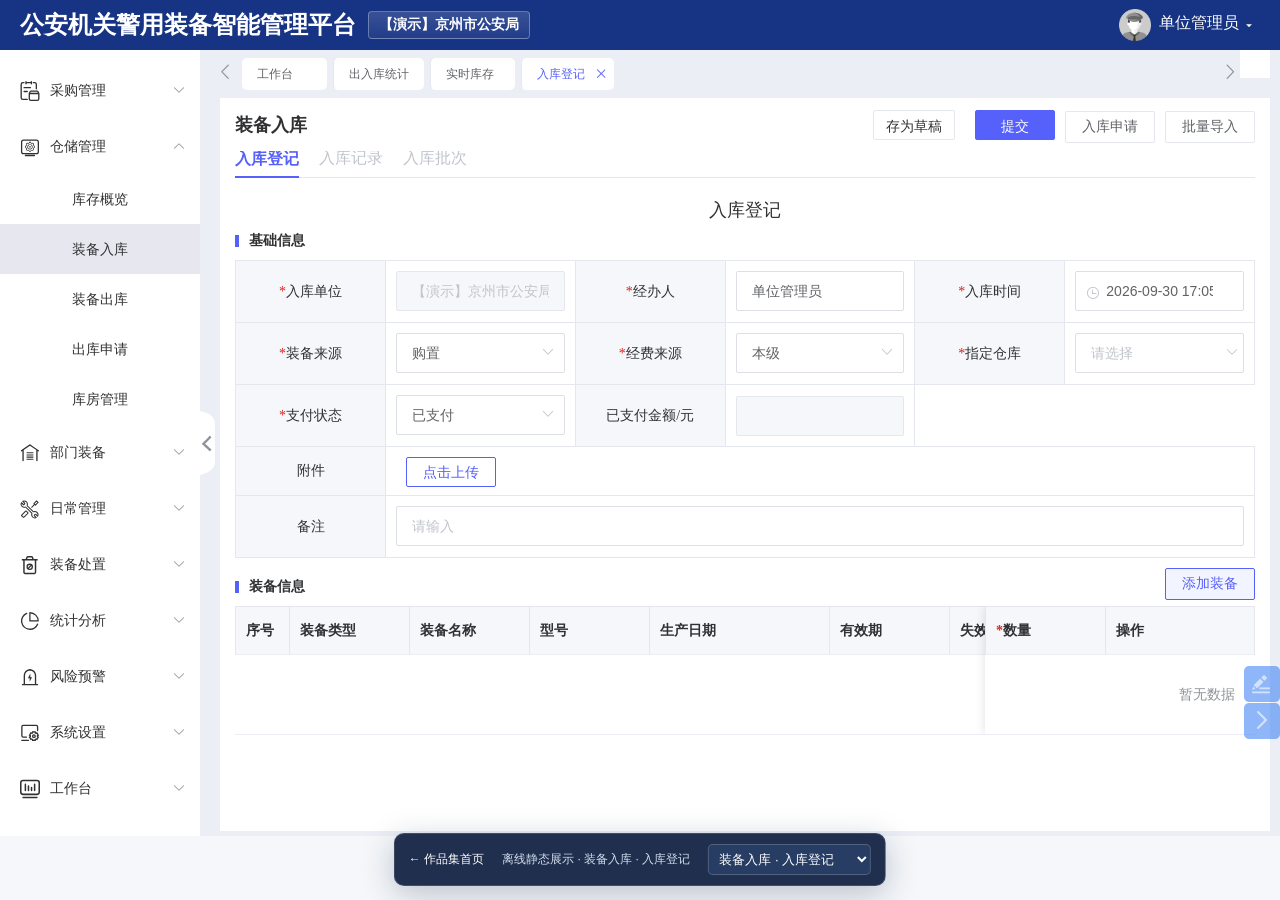
<file: pages/05-inbound-form.html>
<!doctype html>
<html lang="zh-CN"><head><meta charset="utf-8"><link rel="stylesheet" href="../assets/a75b6a706706-main.css"><link rel="stylesheet" href="../assets/99733dc4d3de-font.css"><link rel="stylesheet" href="../assets/b8a30d08de4d-zkml-ui.css"><link rel="stylesheet" href="../assets/4b839b14a725-police-ui.css"><link rel="stylesheet" href="../assets/8e5123ddd7e0-default.css"><link rel="stylesheet" href="../assets/495cbee80b74-iconfont.css"><link rel="stylesheet" href="../assets/02607e779783-iconfont.css"><link href="../assets/ac1568eb8ac0-app.73de8ee4.css" rel="stylesheet"><style>.w-e-toolbar,
.w-e-text-container,
.w-e-menu-panel {
  padding: 0;
  margin: 0;
  box-sizing: border-box;
  background-color: #fff;
  /*表情菜单样式*/
  /*分割线样式*/
}
.w-e-toolbar h1,
.w-e-text-container h1,
.w-e-menu-panel h1 {
  font-size: 32px !important;
}
.w-e-toolbar h2,
.w-e-text-container h2,
.w-e-menu-panel h2 {
  font-size: 24px !important;
}
.w-e-toolbar h3,
.w-e-text-container h3,
.w-e-menu-panel h3 {
  font-size: 18.72px !important;
}
.w-e-toolbar h4,
.w-e-text-container h4,
.w-e-menu-panel h4 {
  font-size: 16px !important;
}
.w-e-toolbar h5,
.w-e-text-container h5,
.w-e-menu-panel h5 {
  font-size: 13.28px !important;
}
.w-e-toolbar p,
.w-e-text-container p,
.w-e-menu-panel p {
  font-size: 16px !important;
}
.w-e-toolbar .eleImg,
.w-e-text-container .eleImg,
.w-e-menu-panel .eleImg {
  cursor: pointer;
  display: inline-block;
  font-size: 18px;
  padding: 0 3px;
}
.w-e-toolbar *,
.w-e-text-container *,
.w-e-menu-panel * {
  padding: 0;
  margin: 0;
  box-sizing: border-box;
}
.w-e-toolbar hr,
.w-e-text-container hr,
.w-e-menu-panel hr {
  cursor: pointer;
  display: block;
  height: 0px;
  border: 0;
  border-top: 3px solid #ccc;
  margin: 20px 0;
}
.w-e-clear-fix:after {
  content: "";
  display: table;
  clear: both;
}
.w-e-drop-list-item {
  position: relative;
  top: 1px;
  padding-right: 7px;
  color: #333 !important;
}
.w-e-drop-list-tl {
  padding-left: 10px;
  text-align: left;
}
</style><style>@font-face {
  font-family: 'w-e-icon';
  src: url("[data-uri]") format('truetype');
  font-weight: normal;
  font-style: normal;
}
[class^="w-e-icon-"],
[class*=" w-e-icon-"] {
  /* use !important to prevent issues with browser extensions that change fonts */
  font-family: 'w-e-icon' !important;
  speak: none;
  font-style: normal;
  font-weight: normal;
  font-variant: normal;
  text-transform: none;
  line-height: 1;
  /* Better Font Rendering =========== */
  -webkit-font-smoothing: antialiased;
  -moz-osx-font-smoothing: grayscale;
}
.w-e-icon-close:before {
  content: "\f00d";
}
.w-e-icon-upload2:before {
  content: "\e9c6";
}
.w-e-icon-trash-o:before {
  content: "\f014";
}
.w-e-icon-header:before {
  content: "\f1dc";
}
.w-e-icon-pencil2:before {
  content: "\e906";
}
.w-e-icon-paint-brush:before {
  content: "\f1fc";
}
.w-e-icon-image:before {
  content: "\e90d";
}
.w-e-icon-play:before {
  content: "\e912";
}
.w-e-icon-location:before {
  content: "\e947";
}
.w-e-icon-undo:before {
  content: "\e965";
}
.w-e-icon-redo:before {
  content: "\e966";
}
.w-e-icon-quotes-left:before {
  content: "\e977";
}
.w-e-icon-list-numbered:before {
  content: "\e9b9";
}
.w-e-icon-list2:before {
  content: "\e9bb";
}
.w-e-icon-link:before {
  content: "\e9cb";
}
.w-e-icon-happy:before {
  content: "\e9df";
}
.w-e-icon-bold:before {
  content: "\ea62";
}
.w-e-icon-underline:before {
  content: "\ea63";
}
.w-e-icon-italic:before {
  content: "\ea64";
}
.w-e-icon-strikethrough:before {
  content: "\ea65";
}
.w-e-icon-table2:before {
  content: "\ea71";
}
.w-e-icon-paragraph-left:before {
  content: "\ea77";
}
.w-e-icon-paragraph-center:before {
  content: "\ea78";
}
.w-e-icon-paragraph-right:before {
  content: "\ea79";
}
.w-e-icon-paragraph-justify:before {
  content: "\ea7a";
}
.w-e-icon-terminal:before {
  content: "\f120";
}
.w-e-icon-page-break:before {
  content: "\ea68";
}
.w-e-icon-cancel-circle:before {
  content: "\ea0d";
}
.w-e-icon-font:before {
  content: "\ea5c";
}
.w-e-icon-text-heigh:before {
  content: "\ea5f";
}
.w-e-icon-paint-format:before {
  content: "\e90c";
}
.w-e-icon-indent-increase:before {
  content: "\ea7b";
}
.w-e-icon-indent-decrease:before {
  content: "\ea7c";
}
.w-e-icon-row-height:before {
  content: "\e9be";
}
.w-e-icon-fullscreen_exit:before {
  content: "\e900";
}
.w-e-icon-fullscreen:before {
  content: "\e901";
}
.w-e-icon-split-line:before {
  content: "\ea0b";
}
.w-e-icon-checkbox-checked:before {
  content: "\ea52";
}
</style><style>.w-e-toolbar {
  display: flex;
  padding: 0 6px;
  flex-wrap: wrap;
  position: relative;
  /* 单个菜单 */
}
.w-e-toolbar .w-e-menu {
  position: relative;
  display: flex;
  width: 40px;
  height: 40px;
  align-items: center;
  justify-content: center;
  text-align: center;
  cursor: pointer;
}
.w-e-toolbar .w-e-menu i {
  color: #999;
}
.w-e-toolbar .w-e-menu:hover {
  background-color: #F6F6F6;
}
.w-e-toolbar .w-e-menu:hover i {
  color: #333;
}
.w-e-toolbar .w-e-active i {
  color: #1e88e5;
}
.w-e-toolbar .w-e-active:hover i {
  color: #1e88e5;
}
.w-e-menu-tooltip {
  position: absolute;
  display: flex;
  color: #f1f1f1;
  background-color: rgba(0, 0, 0, 0.75);
  box-shadow: 0 2px 8px 0 rgba(0, 0, 0, 0.15);
  border-radius: 4px;
  padding: 4px 5px 6px;
  justify-content: center;
  align-items: center;
}
.w-e-menu-tooltip-up::after {
  content: "";
  position: absolute;
  top: 100%;
  left: 50%;
  margin-left: -5px;
  border: 5px solid rgba(0, 0, 0, 0);
  border-top-color: rgba(0, 0, 0, 0.73);
}
.w-e-menu-tooltip-down::after {
  content: "";
  position: absolute;
  bottom: 100%;
  left: 50%;
  margin-left: -5px;
  border: 5px solid rgba(0, 0, 0, 0);
  border-bottom-color: rgba(0, 0, 0, 0.73);
}
.w-e-menu-tooltip-item-wrapper {
  font-size: 14px;
  margin: 0 5px;
}
</style><style>.w-e-text-container {
  position: relative;
  height: 100%;
}
.w-e-text-container .w-e-progress {
  position: absolute;
  background-color: #1e88e5;
  top: 0;
  left: 0;
  height: 1px;
}
.w-e-text-container .placeholder {
  color: #D4D4D4;
  position: absolute;
  font-size: 11pt;
  line-height: 22px;
  left: 10px;
  top: 10px;
  -webkit-user-select: none;
     -moz-user-select: none;
      -ms-user-select: none;
          user-select: none;
  z-index: -1;
}
.w-e-text {
  padding: 0 10px;
  overflow-y: auto;
}
.w-e-text p,
.w-e-text h1,
.w-e-text h2,
.w-e-text h3,
.w-e-text h4,
.w-e-text h5,
.w-e-text table,
.w-e-text pre {
  margin: 10px 0;
  line-height: 1.5;
}
.w-e-text ul,
.w-e-text ol {
  margin: 10px 0 10px 20px;
}
.w-e-text blockquote {
  display: block;
  border-left: 8px solid #d0e5f2;
  padding: 5px 10px;
  margin: 10px 0;
  line-height: 1.4;
  font-size: 100%;
  background-color: #f1f1f1;
}
.w-e-text code {
  display: inline-block;
  background-color: #f1f1f1;
  border-radius: 3px;
  padding: 3px 5px;
  margin: 0 3px;
}
.w-e-text pre code {
  display: block;
}
.w-e-text table {
  border-top: 1px solid #ccc;
  border-left: 1px solid #ccc;
}
.w-e-text table td,
.w-e-text table th {
  border-bottom: 1px solid #ccc;
  border-right: 1px solid #ccc;
  padding: 3px 5px;
  min-height: 30px;
  height: 30px;
}
.w-e-text table th {
  border-bottom: 2px solid #ccc;
  text-align: center;
  background-color: #f1f1f1;
}
.w-e-text:focus {
  outline: none;
}
.w-e-text img {
  cursor: pointer;
}
.w-e-text img:hover {
  box-shadow: 0 0 5px #333;
}
.w-e-text .w-e-todo {
  margin: 0 0 0 20px;
}
.w-e-text .w-e-todo li {
  list-style: none;
  font-size: 1em;
}
.w-e-text .w-e-todo li span:nth-child(1) {
  position: relative;
  left: -18px;
}
.w-e-text .w-e-todo li span:nth-child(1) input {
  position: absolute;
  margin-right: 3px;
}
.w-e-text .w-e-todo li span:nth-child(1) input[type=checkbox] {
  top: 50%;
  margin-top: -6px;
}
.w-e-tooltip {
  position: absolute;
  display: flex;
  color: #f1f1f1;
  background-color: rgba(0, 0, 0, 0.75);
  box-shadow: 0 2px 8px 0 rgba(0, 0, 0, 0.15);
  border-radius: 4px;
  padding: 4px 5px 6px;
  justify-content: center;
  align-items: center;
}
.w-e-tooltip-up::after {
  content: "";
  position: absolute;
  top: 100%;
  left: 50%;
  margin-left: -5px;
  border: 5px solid rgba(0, 0, 0, 0);
  border-top-color: rgba(0, 0, 0, 0.73);
}
.w-e-tooltip-down::after {
  content: "";
  position: absolute;
  bottom: 100%;
  left: 50%;
  margin-left: -5px;
  border: 5px solid rgba(0, 0, 0, 0);
  border-bottom-color: rgba(0, 0, 0, 0.73);
}
.w-e-tooltip-item-wrapper {
  cursor: pointer;
  font-size: 14px;
  margin: 0 5px;
}
.w-e-tooltip-item-wrapper:hover {
  color: #ccc;
  text-decoration: underline;
}
</style><style>.w-e-menu .w-e-panel-container {
  position: absolute;
  top: 0;
  left: 50%;
  border: 1px solid #ccc;
  border-top: 0;
  box-shadow: 1px 1px 2px #ccc;
  color: #333;
  background-color: #fff;
  text-align: left;
  /* 为 emotion panel 定制的样式 */
  /* 上传图片、上传视频的 panel 定制样式 */
}
.w-e-menu .w-e-panel-container .w-e-panel-close {
  position: absolute;
  right: 0;
  top: 0;
  padding: 5px;
  margin: 2px 5px 0 0;
  cursor: pointer;
  color: #999;
}
.w-e-menu .w-e-panel-container .w-e-panel-close:hover {
  color: #333;
}
.w-e-menu .w-e-panel-container .w-e-panel-tab-title {
  list-style: none;
  display: flex;
  font-size: 14px;
  margin: 2px 10px 0 10px;
  border-bottom: 1px solid #f1f1f1;
}
.w-e-menu .w-e-panel-container .w-e-panel-tab-title .w-e-item {
  padding: 3px 5px;
  color: #999;
  cursor: pointer;
  margin: 0 3px;
  position: relative;
  top: 1px;
}
.w-e-menu .w-e-panel-container .w-e-panel-tab-title .w-e-active {
  color: #333;
  border-bottom: 1px solid #333;
  cursor: default;
  font-weight: 700;
}
.w-e-menu .w-e-panel-container .w-e-panel-tab-content {
  padding: 10px 15px 10px 15px;
  font-size: 16px;
  /* 输入框的样式 */
  /* 按钮的样式 */
}
.w-e-menu .w-e-panel-container .w-e-panel-tab-content input:focus,
.w-e-menu .w-e-panel-container .w-e-panel-tab-content textarea:focus,
.w-e-menu .w-e-panel-container .w-e-panel-tab-content button:focus {
  outline: none;
}
.w-e-menu .w-e-panel-container .w-e-panel-tab-content textarea {
  width: 100%;
  border: 1px solid #ccc;
  padding: 5px;
  margin-top: 10px;
}
.w-e-menu .w-e-panel-container .w-e-panel-tab-content textarea:focus {
  border-color: #1e88e5;
}
.w-e-menu .w-e-panel-container .w-e-panel-tab-content input[type=text] {
  border: none;
  border-bottom: 1px solid #ccc;
  font-size: 14px;
  height: 20px;
  color: #333;
  text-align: left;
}
.w-e-menu .w-e-panel-container .w-e-panel-tab-content input[type=text].small {
  width: 30px;
  text-align: center;
}
.w-e-menu .w-e-panel-container .w-e-panel-tab-content input[type=text].block {
  display: block;
  width: 100%;
  margin: 10px 0;
}
.w-e-menu .w-e-panel-container .w-e-panel-tab-content input[type=text]:focus {
  border-bottom: 2px solid #1e88e5;
}
.w-e-menu .w-e-panel-container .w-e-panel-tab-content .w-e-button-container button {
  font-size: 14px;
  color: #1e88e5;
  border: none;
  padding: 5px 10px;
  background-color: #fff;
  cursor: pointer;
  border-radius: 3px;
}
.w-e-menu .w-e-panel-container .w-e-panel-tab-content .w-e-button-container button.left {
  float: left;
  margin-right: 10px;
}
.w-e-menu .w-e-panel-container .w-e-panel-tab-content .w-e-button-container button.right {
  float: right;
  margin-left: 10px;
}
.w-e-menu .w-e-panel-container .w-e-panel-tab-content .w-e-button-container button.gray {
  color: #999;
}
.w-e-menu .w-e-panel-container .w-e-panel-tab-content .w-e-button-container button.red {
  color: #c24f4a;
}
.w-e-menu .w-e-panel-container .w-e-panel-tab-content .w-e-button-container button:hover {
  background-color: #f1f1f1;
}
.w-e-menu .w-e-panel-container .w-e-panel-tab-content .w-e-button-container:after {
  content: "";
  display: table;
  clear: both;
}
.w-e-menu .w-e-panel-container .w-e-emoticon-container .w-e-item {
  cursor: pointer;
  font-size: 18px;
  padding: 0 3px;
  display: inline-block;
}
.w-e-menu .w-e-panel-container .w-e-up-img-container,
.w-e-menu .w-e-panel-container .w-e-up-video-container {
  text-align: center;
}
.w-e-menu .w-e-panel-container .w-e-up-img-container .w-e-up-btn,
.w-e-menu .w-e-panel-container .w-e-up-video-container .w-e-up-btn {
  display: inline-block;
  color: #999;
  cursor: pointer;
  font-size: 60px;
  line-height: 1;
}
.w-e-menu .w-e-panel-container .w-e-up-img-container .w-e-up-btn:hover,
.w-e-menu .w-e-panel-container .w-e-up-video-container .w-e-up-btn:hover {
  color: #333;
}
</style><style>.w-e-toolbar .w-e-droplist {
  position: absolute;
  left: 0;
  top: 0;
  background-color: #fff;
  border: 1px solid #f1f1f1;
  border-right-color: #ccc;
  border-bottom-color: #ccc;
}
.w-e-toolbar .w-e-droplist .w-e-dp-title {
  text-align: center;
  color: #999;
  line-height: 2;
  border-bottom: 1px solid #f1f1f1;
  font-size: 13px;
}
.w-e-toolbar .w-e-droplist ul.w-e-list {
  list-style: none;
  line-height: 1;
}
.w-e-toolbar .w-e-droplist ul.w-e-list li.w-e-item {
  color: #333;
  padding: 5px 0;
}
.w-e-toolbar .w-e-droplist ul.w-e-list li.w-e-item:hover {
  background-color: #f1f1f1;
}
.w-e-toolbar .w-e-droplist ul.w-e-block {
  list-style: none;
  text-align: left;
  padding: 5px;
}
.w-e-toolbar .w-e-droplist ul.w-e-block li.w-e-item {
  display: inline-block;
  padding: 3px 5px;
}
.w-e-toolbar .w-e-droplist ul.w-e-block li.w-e-item:hover {
  background-color: #f1f1f1;
}
</style><style>.w-e-text-container {
  overflow: hidden;
}
.w-e-img-drag-mask {
  position: absolute;
  z-index: 1;
  border: 1px dashed #ccc;
  box-sizing: border-box;
}
.w-e-img-drag-mask .w-e-img-drag-rb {
  position: absolute;
  right: -5px;
  bottom: -5px;
  width: 16px;
  height: 16px;
  border-radius: 50%;
  background: #ccc;
  cursor: se-resize;
}
.w-e-img-drag-mask .w-e-img-drag-show-size {
  min-width: 110px;
  height: 22px;
  line-height: 22px;
  font-size: 14px;
  color: #999;
  position: absolute;
  left: 0;
  top: 0;
  background-color: #999;
  color: #fff;
  border-radius: 2px;
  padding: 0 5px;
}
</style><style>.w-e-table {
  display: flex;
}
.w-e-table .w-e-table-input {
  width: 40px;
  text-align: center!important;
  margin: 0 5px;
}
</style><style>.w-e-full-screen-editor {
  position: fixed;
  width: 100%!important;
  height: 100%!important;
  left: 0;
  top: 0;
}
</style><style>.w-e-content-mantle {
  width: 100%;
  height: 100%;
  overflow-y: auto;
}
.w-e-content-mantle .w-e-content-preview {
  width: 100%;
  min-height: 100%;
  padding: 0 10px;
  line-height: 1.5;
}
.w-e-content-mantle .w-e-content-preview img {
  cursor: default;
}
.w-e-content-mantle .w-e-content-preview img:hover {
  box-shadow: none;
}
.w-e-menue-mantle {
  position: absolute;
  height: 100%;
  width: 100%;
  top: 0;
  left: 0;
}
</style><style type="text/css">.el-select-tree{display:inline-block}.el-select-tree .el-input__icon{cursor:pointer;-webkit-transition:-webkit-transform .3s;transition:-webkit-transform .3s;transition:transform .3s;transition:transform .3s,-webkit-transform .3s}.el-select-tree .el-input__icon-close{display:none}.el-select-tree .el-input__inner{cursor:pointer;padding-right:30px}.el-select-tree .el-input:hover:not(.is-disabled) .el-input__inner{border-color:#c0c4cc}.el-select-tree .el-input:hover:not(.is-disabled).is-selected.is-clearable .el-input__icon-close{display:inline-block}.el-select-tree .el-input:hover:not(.is-disabled).is-selected.is-clearable .el-input__icon-arrow-down{display:none}.el-select-tree .el-input.is-active .el-input__icon-arrow-down{-webkit-transform:rotate(-180deg);-ms-transform:rotate(-180deg);transform:rotate(-180deg)}.el-select-tree .el-input.is-active .el-input__inner{border-color:#409eff}.el-select-tree__popover{padding:0!important;border:1px solid #e4e7ed!important;border-radius:4px!important}.el-select-tree__popover .popper__arrow{left:35px!important}.el-select-tree__popover .el-tree-node__expand-icon.is-leaf{cursor:pointer}.el-select-tree__list{overflow-y:auto}.el-select-tree__list::-webkit-scrollbar-track-piece{background:#d3dce6}.el-select-tree__list::-webkit-scrollbar{width:4px}.el-select-tree__list::-webkit-scrollbar-thumb{background:#99a9bf}.el-select-tree__item{position:relative;white-space:nowrap;padding-right:20px}.el-select-tree__item.is-selected{color:#409eff;font-weight:bolder}.el-select-tree__item.is-disabled{color:#bbb;cursor:not-allowed}</style><link rel="stylesheet" type="text/css" href="../assets/f544667966f7-chunk-37cae670.21fa696d.css"><link rel="stylesheet" type="text/css" href="../assets/c38882f746fa-chunk-a2f9f28c.5c264e4e.css"><link rel="stylesheet" type="text/css" href="../assets/88d1f2d2cb9c-chunk-308e155c.c3f1a222.css"><link rel="stylesheet" type="text/css" href="../assets/7e0d08e3c566-chunk-595ae810.dafb4366.css"><link rel="stylesheet" type="text/css" href="../assets/9a50e0ee8602-chunk-21f54617.8dccbaa2.css"><link rel="stylesheet" type="text/css" href="../assets/2b93351a8be4-chunk-653d23fe.9751bac7.css"><link rel="stylesheet" type="text/css" href="../assets/012712c6f304-chunk-65b8d03e.e5b3d646.css"><title>装备入库 · 入库登记 · 静态作品集</title><meta name="viewport" content="width=device-width,initial-scale=1"><meta http-equiv="Content-Security-Policy" content="default-src 'self' data: blob:; script-src 'self'; style-src 'self' 'unsafe-inline'; img-src 'self' data: blob:; font-src 'self' data:; connect-src 'none'; form-action 'none';"><link rel="stylesheet" href="../offline.css"></head><body><div id="portfolio-bar"><a href="../index.html">← 作品集首页</a><span>离线静态展示 · 装备入库 · 入库登记</span><select id="portfolio-page-select" aria-label="切换展示页面"><option value="01-portal.html">功能门户</option><option value="02-workbench.html">装备工作台</option><option value="03-stock-statistics.html">库存概览 · 出入库统计</option><option value="04-live-stock.html">库存概览 · 实时库存</option><option value="05-inbound-form.html" selected>装备入库 · 入库登记</option><option value="06-warehouse.html">库房管理</option><option value="07-equipment-overview.html">部门装备 · 装备总览</option><option value="08-personal-equipment.html">部门装备 · 单警装备</option><option value="09-borrow-records.html">日常管理 · 装备借用</option><option value="10-maintenance-warning.html">风险预警 · 保养预警</option><option value="11-expiry-warning.html">风险预警 · 失效预警</option><option value="12-borrow-form.html">日常管理 · 借用登记</option></select></div><svg style="position:absolute;width:0;height:0;overflow:hidden"><defs><symbol id="icon-caigouguanli_icon" viewbox="0 0 1024 1024"><path d="M406.045853 944.54039a33.784626 33.784626 0 0 1-33.84179 33.841791H151.717935a126.049238 126.049238 0 0 1-125.763412-125.763413V177.212081A126.049238 126.049238 0 0 1 151.717935 51.448669h52.763468a33.841791 33.841791 0 1 1 0 67.683581H151.717935A58.365656 58.365656 0 0 0 93.638105 177.212081v675.235192A58.365656 58.365656 0 0 0 151.717935 910.698599h220.371797a33.784626 33.784626 0 0 1 33.956121 33.841791z m274.735891-825.40814h64.539496A58.365656 58.365656 0 0 1 803.40107 177.212081v219.056997a33.841791 33.841791 0 1 0 67.683582 0V177.212081a126.049238 126.049238 0 0 0-125.763412-125.763412h-64.539496a33.841791 33.841791 0 1 0 0 67.683581z m-373.117178 54.592754a33.784626 33.784626 0 0 0 33.841791-33.841791v-19.150337h206.423491v19.150337a33.841791 33.841791 0 1 0 67.683582 0V33.841791a33.841791 33.841791 0 1 0-67.683582 0v19.150338H341.506357V33.841791a33.841791 33.841791 0 1 0-67.683582 0v106.041422a33.784626 33.784626 0 0 0 33.898956 33.841791z m-97.923966 136.053146a33.841791 33.841791 0 1 0 0 67.683582H534.72469a33.841791 33.841791 0 1 0 0-67.683582z m162.406297 194.704628H209.7406a33.841791 33.841791 0 1 0 0 67.683582h162.406297a33.841791 33.841791 0 0 0 0-67.683582zM997.762707 640.250098v268.67638a115.245018 115.245018 0 0 1-115.073522 115.073522H557.590765A115.245018 115.245018 0 0 1 442.517243 908.926478v-268.67638a36.014068 36.014068 0 0 1 3.372746-14.862949l49.390722-101.068051a77.458829 77.458829 0 0 1 69.055546-43.102551h311.550271a77.173003 77.173003 0 0 1 69.055546 43.102551l49.390722 101.068051a30.297549 30.297549 0 0 1 3.429911 14.862949zM555.818644 554.10216l-25.495673 52.363312h379.405348l-25.495674-52.363312a9.26076 9.26076 0 0 0-8.346117-5.202032H564.107596a9.546586 9.546586 0 0 0-8.231787 5.144867z m374.260481 120.046894H510.029329v234.377268a47.38994 47.38994 0 0 0 47.38994 47.38994h325.269916a47.38994 47.38994 0 0 0 47.38994-47.38994z" fill="#303133"></path></symbol><symbol id="icon-iconzuocelan-cangchuguanli-zb" viewbox="0 0 1024 1024"><path d="M840.082021 124.191048H181.229307A131.808952 131.808952 0 0 0 49.548387 256v494.203551a131.808952 131.808952 0 0 0 131.744936 131.808952h658.852714a131.808952 131.808952 0 0 0 131.744936-131.744936V256.064016a131.808952 131.808952 0 0 0-131.744936-131.872968z m65.936484 625.948487a66.0005 66.0005 0 0 1-65.872468 65.936484H181.229307a66.0005 66.0005 0 0 1-65.872468-65.872468v-494.203551A66.0005 66.0005 0 0 1 181.229307 190.127532h658.91673a65.936484 65.936484 0 0 1 65.872468 65.872468v494.203551z m-164.713179 164.713178H280.006002a32.968242 32.968242 0 1 0 0 65.872468h460.915228a32.968242 32.968242 0 0 0 0-65.872468z m0 0" fill="#303133"></path><path d="M746.490623 451.44086l-23.173794-6.785696a206.707677 206.707677 0 0 0-20.933233-51.980995l12.099025-21.381346a17.988497 17.988497 0 0 0 0-23.685921l-46.859715-46.923731a19.204801 19.204801 0 0 0-9.602401-4.48112 34.312578 34.312578 0 0 0-14.083521 4.48112l-20.869217 14.147537a149.285321 149.285321 0 0 0-54.285571-25.990498l-7.297825-23.685921c-2.24056-9.602401-7.36184-16.388097-16.388097-16.388097H476.215054c-6.785696 0-14.083521 7.36184-16.388097 16.388097l-4.481121 23.685921a204.403101 204.403101 0 0 0-54.221555 21.445361l-21.445361-11.84296a25.606402 25.606402 0 0 0-11.842961-4.545137c-4.545136 0-7.297824 0-9.602401 4.545137l-46.859715 46.859715a18.052513 18.052513 0 0 0 0 23.749937l11.906977 21.445361a165.225306 165.225306 0 0 0-23.749937 54.221556l-23.749938 7.297824c-9.602401 2.304576-16.388097 7.36184-16.388097 16.388097v68.369093c0 9.602401 9.602401 14.083521 16.388097 16.324081l23.749938 7.36184a224.056014 224.056014 0 0 0 21.445361 51.980995l-11.842961 21.445362a17.988497 17.988497 0 0 0 0 23.685921l46.859715 46.923731a18.436609 18.436609 0 0 0 9.602401 4.48112 34.248562 34.248562 0 0 0 14.083521-4.48112l21.445361-14.147537a200.242061 200.242061 0 0 0 51.980995 21.509377l7.361841 23.685922c2.24056 9.602401 7.297824 16.388097 16.324081 16.388097h67.792948c9.602401 0 14.083521-9.602401 16.388097-16.388097l7.361841-23.685922a199.153788 199.153788 0 0 0 51.916979-21.509377l21.509377 14.147537a34.056514 34.056514 0 0 0 14.083521 4.48112c4.48112 0 7.36184 0 9.602401-4.48112l46.923731-46.923731a18.756689 18.756689 0 0 0 0-23.685921l-11.906977-21.445362a200.562141 200.562141 0 0 0 21.445361-51.980995l23.685922-7.36184c9.666417-2.24056 16.388097-7.297824 16.388097-16.324081V468.405101a14.467617 14.467617 0 0 0-15.491873-16.964241z m-22.725682 75.666917l-21.893473 6.785696a26.694674 26.694674 0 0 0-15.043761 15.107777 270.083521 270.083521 0 0 1-17.156289 43.210803 20.613153 20.613153 0 0 0 0 21.893473l10.882721 19.71693-36.937235 37.00125-19.780945-10.946737a15.491873 15.491873 0 0 0-10.434609-2.624656 20.421105 20.421105 0 0 0-10.946736 2.112528 140.835209 140.835209 0 0 1-43.210803 17.156289 25.606402 25.606402 0 0 0-15.107777 15.107777l-6.785696 21.829458h-52.045012l-6.785696-21.829458a25.606402 25.606402 0 0 0-15.043761-15.107777 264.770193 264.770193 0 0 1-43.210803-17.156289 21.445361 21.445361 0 0 0-10.946736-2.112528 20.293073 20.293073 0 0 0-10.882721 2.112528l-19.780945 10.946737-36.425107-39.049763 10.946737-19.780945a20.677169 20.677169 0 0 0 0-21.893473 141.283321 141.283321 0 0 1-17.220305-43.146787 25.606402 25.606402 0 0 0-15.043761-15.107777l-21.893473-6.785696v-52.045011l21.893473-6.785697a26.822706 26.822706 0 0 0 15.043761-15.107777 265.410353 265.410353 0 0 1 17.220305-43.210803 20.677169 20.677169 0 0 0 0-21.893473l-10.946737-14.531633 36.937235-36.937234 19.844961 10.946737a24.582146 24.582146 0 0 0 10.882721 2.048512 20.741185 20.741185 0 0 0 10.946736-2.048512 141.539385 141.539385 0 0 1 43.210803-17.15629 25.606402 25.606402 0 0 0 15.107777-15.107776l6.785696-21.829458h52.045012l6.785696 21.829458a25.606402 25.606402 0 0 0 15.107777 15.107776 264.834209 264.834209 0 0 1 43.146787 17.15629 20.741185 20.741185 0 0 0 10.946736 2.048512 21.509377 21.509377 0 0 0 10.946737-2.048512l19.780945-10.946737 34.824706 36.937234-10.88272 17.156289a20.677169 20.677169 0 0 0 0 21.829458 142.243561 142.243561 0 0 1 17.156289 43.210802 25.606402 25.606402 0 0 0 15.107777 15.107777l21.893473 6.785697v52.045011h1.024256zM511.423856 364.891223a136.162041 136.162041 0 1 0 0 272.260065 134.945736 134.945736 0 0 0 136.098024-136.098025A140.067017 140.067017 0 0 0 511.615904 364.891223z m0 28.423106a104.218055 104.218055 0 0 1 88.150037 46.475618l-57.614403 30.59965a42.506627 42.506627 0 0 0-30.59965-13.187296 38.409602 38.409602 0 0 0-30.59965 13.187296l-57.03826-30.59965a107.162791 107.162791 0 0 1 87.893974-46.475618zM500.349087 608.792198a105.946487 105.946487 0 0 1-96.664166-107.738935 86.101525 86.101525 0 0 1 8.962241-41.738434l57.038259 30.59965c0 4.225056-2.112528 6.849712-2.112528 11.074768a42.314579 42.314579 0 0 0 33.224306 41.738435c-0.32008 0.064016-0.32008 66.064516-0.32008 66.064516z m-11.138784-107.738935a22.341585 22.341585 0 0 1 22.213553-22.213553 21.125281 21.125281 0 0 1 22.213553 22.213553 22.213553 22.213553 0 1 1-44.427106 0z m129.952488 0A108.827207 108.827207 0 0 1 522.434609 608.792198V542.791698a45.323331 45.323331 0 0 0 33.288322-41.738435 20.805201 20.805201 0 0 0-2.112528-11.074768l56.974243-30.59965a130.976744 130.976744 0 0 1 8.706177 41.674418z m0 0" fill="#303133"></path></symbol><symbol id="icon-iconzuocelan-zhaungbeishiguanli-zb" viewbox="0 0 1024 1024"><path d="M962.288572 371.932983s-424.234059-298.314579-427.626907-300.875219c-26.054514-18.116529-26.054514-18.116529-53.325331 1.152289L54.861715 371.932983a31.623906 31.623906 0 0 0-4.545136 44.235059 32.008002 32.008002 0 0 0 43.082771 10.242561l29.511378-21.573394v495.675919a34.12053 34.12053 0 0 0 34.056514 34.056514 33.416354 33.416354 0 0 0 34.056514-34.056514V359.513878l317.583396-224.568142 323.408852 227.960991v538.758689a34.056514 34.056514 0 1 0 68.049012 0V411.622906l22.661666 14.723681a32.008002 32.008002 0 0 0 43.08277-10.242561 32.52013 32.52013 0 0 0-3.392848-44.235059z m-627.356839 256.064016a14.275569 14.275569 0 0 0 14.723681 14.723681h323.28082a14.275569 14.275569 0 0 0 14.723681-14.723681v-28.935234a14.275569 14.275569 0 0 0-14.723681-14.72368h-323.28082a14.275569 14.275569 0 0 0-14.723681 14.72368v29.511378z m0 111.131783a14.275569 14.275569 0 0 0 14.723681 14.723681h323.28082a14.275569 14.275569 0 0 0 14.723681-14.723681v-29.511378a14.275569 14.275569 0 0 0-14.723681-14.723681h-323.28082a14.275569 14.275569 0 0 0-14.723681 14.723681v29.511378z m14.723681-211.252813h323.28082a14.275569 14.275569 0 0 0 14.723681-14.723681v-29.511378a14.275569 14.275569 0 0 0-14.723681-14.723681h-323.28082a14.275569 14.275569 0 0 0-14.723681 14.723681v29.511378a14.979745 14.979745 0 0 0 14.723681 14.723681z m-14.723681 317.583396a14.275569 14.275569 0 0 0 14.723681 14.723681h323.28082a14.275569 14.275569 0 0 0 14.723681-14.723681v-28.743186a14.275569 14.275569 0 0 0-14.723681-14.723681h-323.28082a14.275569 14.275569 0 0 0-14.723681 14.723681v29.511378z" fill="#303133"></path></symbol><symbol id="icon-iconzuocelan-weibaoguanli-zb" viewbox="0 0 1024 1024"><path d="M219.428571 74.166729a181.737283 181.737283 0 0 0-84.085489 19.1976 27.132608 27.132608 0 0 0-8.126984 43.386577l92.212473 92.212474-32.571928 32.571928-92.212474-92.212473a24.63692 24.63692 0 0 0-19.1976-8.126984 26.044744 26.044744 0 0 0-24.380952 16.253968 190.760155 190.760155 0 0 0 35.259592 219.748531 182.249219 182.249219 0 0 0 132.911386 54.265217 159.148106 159.148106 0 0 0 62.392201-10.87864l301.082365 301.082365a191.976003 191.976003 0 0 0 43.386577 198.055243 191.976003 191.976003 0 0 0 216.996875 35.259592 27.132608 27.132608 0 0 0 8.126984-43.386576l-92.212473-92.212474 32.571928-32.571928 92.212474 92.212473a24.63692 24.63692 0 0 0 19.1976 8.126984 26.044744 26.044744 0 0 0 24.252968-16.381952 190.760155 190.760155 0 0 0-35.259592-219.748532 193.063867 193.063867 0 0 0-198.055243-43.386576L392.846894 326.551181a191.976003 191.976003 0 0 0-43.386577-198.055243 182.697163 182.697163 0 0 0-130.223722-54.265217z m-35.259592 244.129484a53.561305 53.561305 0 0 0 37.947256-16.253968l32.571929-32.571929a52.473441 52.473441 0 0 0 0-75.958505l-62.392201-62.392201c8.126984 0 16.253968-2.687664 24.444944-2.687664a127.216098 127.216098 0 0 1 94.96413 40.698913 136.686914 136.686914 0 0 1 32.571928 140.782402 51.193601 51.193601 0 0 0 13.566305 56.952881l301.082364 301.082364a53.561305 53.561305 0 0 0 37.947257 16.253969 46.138233 46.138233 0 0 0 19.1976-2.687664 132.143482 132.143482 0 0 1 140.782402 32.571928 132.207474 132.207474 0 0 1 37.947257 119.345082l-62.392201-62.392201a52.473441 52.473441 0 0 0-75.958505 0l-32.571929 32.571929a52.473441 52.473441 0 0 0 0 75.958505l62.392201 62.392201c-8.126984 0-16.253968 2.687664-24.444944 2.687664a127.216098 127.216098 0 0 1-94.96413-40.698913 136.686914 136.686914 0 0 1-32.571928-140.782402 51.193601 51.193601 0 0 0-13.566304-56.952881L319.640045 405.133358a53.561305 53.561305 0 0 0-37.947257-16.253968 52.985377 52.985377 0 0 0-19.1976 2.687664 132.143482 132.143482 0 0 1-140.782402-32.571928 132.207474 132.207474 0 0 1-37.947257-119.345082l62.392201 62.392201a53.561305 53.561305 0 0 0 38.011249 16.253968z" fill="#333333"></path><path d="M303.514061 589.558305a53.561305 53.561305 0 0 0-37.947257 16.253968L70.263217 801.179853a52.473441 52.473441 0 0 0 0 75.958505l75.958505 75.958505a52.473441 52.473441 0 0 0 75.958505 0l195.303588-195.303587a52.473441 52.473441 0 0 0 0-75.958505L341.525309 605.876265a45.498313 45.498313 0 0 0-38.011248-16.31796zM186.856643 915.085614l-75.958505-75.958505 195.303587-195.303587 76.278465 75.958505L186.856643 915.085614z m659.11761-775.83902l37.947257 37.947257-94.96413 94.964129-19.1976-19.1976-19.1976-19.1976 94.964129-94.96413m0-65.079865a24.63692 24.63692 0 0 0-19.1976 8.126984l-132.207474 133.35933a26.23672 26.23672 0 0 0 0 37.947257l19.1976 19.1976-133.103362 132.783402a26.23672 26.23672 0 0 0 0 37.947257 26.23672 26.23672 0 0 0 37.947257 0l132.911386-132.911386 19.1976 19.1976a26.23672 26.23672 0 0 0 37.947257 0l132.911386-132.911386a26.23672 26.23672 0 0 0 0-37.947257L865.171854 82.549681a21.11736 21.11736 0 0 0-19.197601-8.126984z" fill="#333333"></path></symbol><symbol id="icon-iconzuocelan-baofeiguanli-zb" viewbox="0 0 1024 1024"><path d="M899.936984 209.972493a19.972993 19.972993 0 0 0-14.659665-5.889472h-179.244811l-40.20205-102.425607a88.790198 88.790198 0 0 0-31.111778-39.305826A67.088772 67.088772 0 0 0 590.867717 46.859715H404.389097a85.397349 85.397349 0 0 0-45.707427 15.747937 79.315829 79.315829 0 0 0-31.111778 39.305826l-40.20205 102.425607H109.979495a19.972993 19.972993 0 0 0-14.659665 5.889472 13.699425 13.699425 0 0 0-3.648912 13.763441v39.305826a18.500625 18.500625 0 0 0 5.505376 13.763441 13.827457 13.827457 0 0 0 12.803201 5.889473h54.861715v583.313828a138.146537 138.146537 0 0 0 27.39885 86.485622 81.172293 81.172293 0 0 0 65.808452 35.40085h480.888222a78.483621 78.483621 0 0 0 65.808452-37.321331 148.005001 148.005001 0 0 0 27.39885-88.406101V282.630658h54.989747a16.068017 16.068017 0 0 0 12.803201-5.889473 22.085521 22.085521 0 0 0 5.505377-13.763441v-39.24181a22.085521 22.085521 0 0 0-5.505377-13.763441z m-502.845711-76.819205a18.564641 18.564641 0 0 1 9.154288-7.873968h182.829708c3.648912 0 7.297824 3.904976 9.154288 5.889472l29.255314 72.722181H367.771943z m347.414854 772.225057l-5.505377 5.889472H258.112528q-2.752688 0-5.505376-5.889472a83.604901 83.604901 0 0 1-12.803201-41.290323V282.630658h517.505376v581.649412a77.843461 77.843461 0 0 1-12.8032 41.290323z" fill="#303133"></path><path d="M497.596399 440.046012a165.865466 165.865466 0 1 0 165.865466 165.865466 166.44161 166.44161 0 0 0-165.865466-165.865466z m0 66.32058a96.792198 96.792198 0 0 1 43.146787 9.92248l-132.705176 132.705177a96.856214 96.856214 0 0 1-9.922481-43.146787A99.80095 99.80095 0 0 1 497.596399 506.366592z m0 199.025756a96.728182 96.728182 0 0 1-43.146787-9.922481l132.705177-132.705176a96.792198 96.792198 0 0 1 9.92248 43.146787 99.80095 99.80095 0 0 1-99.48087 99.544886z" fill="#303133"></path></symbol><symbol id="icon-iconzuocelan-tongjifenxi-zb" viewbox="0 0 1024 1024"><path d="M507.006752 966.64166A455.6019 455.6019 0 0 1 331.154789 90.326582a32.52013 32.52013 0 1 1 25.158289 59.982995 390.88172 390.88172 0 1 0 512.128032 511.103776 32.648162 32.648162 0 0 1 60.175044 25.030258A455.729932 455.729932 0 0 1 507.070768 966.64166z m424.106026-423.145786H507.006752a32.584146 32.584146 0 0 1-32.648162-32.52013v-423.145787a32.584146 32.584146 0 0 1 32.648162-32.52013 456.818205 456.818205 0 0 1 456.754188 455.729933 32.584146 32.584146 0 0 1-32.648162 32.52013zM539.654914 478.391598h357.529382A391.649912 391.649912 0 0 0 539.654914 121.694424z" fill="#303133"></path></symbol><symbol id="icon-yujingzhongxin_icon" viewbox="0 0 1024 1024"><path d="M508.928 107.9808a296.2944 296.2944 0 0 1 123.5456 26.88 321.28 321.28 0 0 1 101.9904 72.8576 343.04 343.04 0 0 1 68.9152 108.0832 353.28 353.28 0 0 1 25.344 131.9424v419.5328h66.1504a35.84 35.84 0 0 1 1.1264 71.68h-768a35.84 35.84 0 0 1-1.28-71.68h61.5936l-0.3072-419.072a353.28 353.28 0 0 1 25.6-132.1984 340.992 340.992 0 0 1 68.9664-108.032 320.6144 320.6144 0 0 1 101.5296-72.9088 302.336 302.336 0 0 1 124.8768-27.0848z m0 71.68a244.5824 244.5824 0 0 0-178.688 78.7968 274.3808 274.3808 0 0 0-74.496 189.44l0.3072 419.4816h504.832v-419.328a274.688 274.688 0 0 0-74.4448-189.44 242.1248 242.1248 0 0 0-177.8176-78.9504z m20.1728 146.4832v198.7072h86.3232l-119.4496 234.3936v-189.44H406.7328l122.624-243.3536z" fill="#303133"></path></symbol><symbol id="icon-iconzuocelan-xitongshezhi-zb" viewbox="0 0 1024 1024"><path d="M930.28057 673.256314a91.542886 91.542886 0 0 0-0.32008-9.538385l50.508627-29.191297-100.697174-174.379595-50.508627 29.191298c-5.377344-3.328832-10.882721-6.4016-16.452113-9.538385v-58.254564H611.416854v58.382596a161.00025 161.00025 0 0 0-16.452113 9.538385l-50.508627-29.191298-100.697174 174.379595 50.508627 29.191297c0 3.2008-0.32008 6.4016-0.32008 9.538385a90.454614 90.454614 0 0 0 0.32008 9.538385l-50.508627 29.191298 100.697174 174.379594 50.508627-29.191297c5.377344 3.328832 10.882721 6.4016 16.452113 9.538384v58.062516h201.074269v-58.382596a161.00025 161.00025 0 0 0 16.452113-9.538384l50.508627 29.191297 100.697174-174.379595-50.508627-29.191297a63.055764 63.055764 0 0 0 0.64016-9.346337z m-69.137284-22.661665a146.212553 146.212553 0 0 1 1.856464 22.661665 170.410603 170.410603 0 0 1-1.856464 22.661665l-3.328832 22.661666 30.855714 17.924481-33.544387 58.062516-30.855713-17.796449-17.924482 14.4036a148.005001 148.005001 0 0 1-39.433858 22.661666l-21.317329 8.386096v35.592899h-67.536885v-35.720931l-21.317329-8.386096a153.63841 153.63841 0 0 1-39.433858-22.661666l-17.924482-14.4036-30.855713 17.796449-33.544387-58.062516 30.855714-17.924481-3.328832-22.661666a146.276569 146.276569 0 0 1-1.856464-22.661665 170.026507 170.026507 0 0 1 1.856464-22.661665l3.328832-22.661666-30.855714-17.988497 33.544387-58.062516 30.855713 17.79645 17.924482-14.403601a147.940985 147.940985 0 0 1 39.433858-22.661666l21.317329-8.386096v-35.40085h67.152789v35.72093l21.317329 8.386096a153.63841 153.63841 0 0 1 39.433858 22.661666l17.924481 14.403601 30.855714-17.796449 33.544387 58.062515-30.855714 17.924481z" fill="#303133"></path><path d="M712.114029 572.431108a100.697174 100.697174 0 1 0 100.697174 100.697174 100.76119 100.76119 0 0 0-100.697174-100.697174z m0 134.433608a33.544386 33.544386 0 1 1 33.544386-33.544386 33.672418 33.672418 0 0 1-33.544386 33.544386z m-281.094274 151.013754H95.127782a33.544386 33.544386 0 0 0 0 67.152788h335.635909a33.544386 33.544386 0 1 0 0-67.152788z m-268.483121-100.697175H330.322581a33.544386 33.544386 0 1 0 0-67.152788H162.536634a33.672418 33.672418 0 0 1-33.544386-33.544386v-469.877469a33.672418 33.672418 0 0 1 33.544386-33.544386h671.271818a33.672418 33.672418 0 0 1 33.544386 33.544386v201.394348a33.544386 33.544386 0 0 0 67.152788 0V186.606652a100.76119 100.76119 0 0 0-100.697174-100.697175H162.536634A100.76119 100.76119 0 0 0 61.83946 186.606652v469.877469a100.889222 100.889222 0 0 0 100.697174 100.697174z" fill="#303133"></path></symbol><symbol id="icon-shujugailan_icon" viewbox="0 0 1109 1024"><path d="M938.64989 0a170.701618 170.701618 0 0 1 170.701618 170.701618v512.034951a170.701618 170.701618 0 0 1-170.701618 170.701618H170.702317A170.701618 170.701618 0 0 1 0.000699 682.666667V170.631715A170.701618 170.701618 0 0 1 170.702317 0z m0 85.350809H170.702317A85.350809 85.350809 0 0 0 85.561215 164.270599v518.46597a85.350809 85.350809 0 0 0 78.91979 85.141102h774.448495a85.350809 85.350809 0 0 0 85.141101-78.91979V170.491911a85.350809 85.350809 0 0 0-78.919789-85.141102zM298.623677 213.342071a42.640453 42.640453 0 0 1 42.640453 42.640453v341.333334a42.640453 42.640453 0 1 1-85.350809 0V255.982524a42.640453 42.640453 0 0 1 42.780258-42.640453z m170.701618 85.350809a42.640453 42.640453 0 0 1 42.640453 42.640453v255.982525a42.640453 42.640453 0 1 1-85.350809 0V341.333333a42.640453 42.640453 0 0 1 42.710356-42.640453z m170.701617 85.350809a42.640453 42.640453 0 0 1 42.640454 42.640453v170.701618a42.640453 42.640453 0 1 1-85.350809 0V426.404533a42.640453 42.640453 0 0 1 42.710355-42.430746z m170.701618-170.701618a42.640453 42.640453 0 0 1 42.640454 42.640453v341.333334a42.640453 42.640453 0 1 1-85.350809 0V255.982524a42.640453 42.640453 0 0 1 42.85016-42.640453zM170.702317 938.649191h768.017475a42.640453 42.640453 0 1 1 0 85.350809H170.702317a42.640453 42.640453 0 1 1 0-85.350809z" fill="#303133"></path></symbol></defs></svg><div id="app"><div data-v-6fc8bf92="" id="main-default" class="main-default"><div data-v-4c7ec4d2="" data-v-6fc8bf92="" class="m-header g-head"><div data-v-4c7ec4d2="" class="u-title"><span data-v-4c7ec4d2="" class="title-area"><span data-v-4c7ec4d2="" class="title-system">公安机关警用装备智能管理平台</span><span data-v-4c7ec4d2="" class="title-orgname">【演示】京州市公安局</span></span></div><div data-v-4c7ec4d2="" class="u-login-info"><div data-v-4c7ec4d2="" style="margin-left: 12px;"><img data-v-4c7ec4d2="" width="32" height="32" src="[data-uri]"><div data-v-4c7ec4d2="" class="el-dropdown" style="margin-left: 8px;"><span data-v-4c7ec4d2="" class="el-dropdown-link el-dropdown-selfdefine" aria-haspopup="list" aria-controls="dropdown-menu-3007" role="button" tabindex="0"> 单位管理员 <i data-v-4c7ec4d2="" class="icon iconfont icon-arrow-sortdown-smal"></i></span><ul data-v-4c7ec4d2="" class="el-dropdown-menu el-popper" id="dropdown-menu-3007" style="display: none;"><li data-v-4c7ec4d2="" tabindex="-1" class="el-dropdown-menu__item"><i class="icon iconfont icon-dianyuan"></i>退出登录</li></ul></div></div></div></div><div data-v-040aea46="" data-v-6fc8bf92="" class="m-left g-left"><div data-v-040aea46="" class="person-logo"><img data-v-040aea46="" src="[data-uri]" alt=""></div><div data-v-040aea46="" class="el-scrollbar" style="height: 100%; padding-top: 12px;"><div class="el-scrollbar__wrap" style="margin-bottom: -10px; margin-right: -10px;"><div class="el-scrollbar__view"><ul data-v-040aea46="" role="menubar" class="el-menu"><li data-v-040aea46="" role="menuitem" aria-haspopup="true" class="el-submenu"><div class="el-submenu__title" style="padding-left: 20px;"><svg data-v-040aea46="" aria-hidden="true" class="iconfont"><use data-v-040aea46="" xlink:href="#icon-caigouguanli_icon"></use></svg><span data-v-040aea46="" class="title">采购管理 <!----></span><i class="el-submenu__icon-arrow el-icon-arrow-down"></i></div><ul role="menu" class="el-menu el-menu--inline" style="display: none;"><div data-v-040aea46=""><li data-v-040aea46="" role="menuitem" tabindex="-1" class="el-menu-item" style="padding-left: 40px;"><span data-v-040aea46="" class="title">接收通知</span></li></div><div data-v-040aea46=""><li data-v-040aea46="" role="menuitem" tabindex="-1" class="el-menu-item" style="padding-left: 40px;"><span data-v-040aea46="" class="title">调拨申请</span></li></div></ul></li><li data-v-040aea46="" role="menuitem" aria-haspopup="true" class="el-submenu is-active is-opened" aria-expanded="true"><div class="el-submenu__title" style="padding-left: 20px;"><svg data-v-040aea46="" aria-hidden="true" class="iconfont"><use data-v-040aea46="" xlink:href="#icon-iconzuocelan-cangchuguanli-zb"></use></svg><span data-v-040aea46="" class="title">仓储管理 <!----></span><i class="el-submenu__icon-arrow el-icon-arrow-down"></i></div><ul role="menu" class="el-menu el-menu--inline" style="" data-old-padding-top="" data-old-padding-bottom="" data-old-overflow=""><div data-v-040aea46=""><li data-v-040aea46="" role="menuitem" tabindex="0" class="el-menu-item" style="padding-left: 40px;" data-local-page="03-stock-statistics.html"><span data-v-040aea46="" class="title">库存概览</span></li></div><div data-v-040aea46=""><li data-v-040aea46="" role="menuitem" tabindex="0" class="el-menu-item is-active" style="padding-left: 40px;" data-local-page="05-inbound-form.html"><span data-v-040aea46="" class="title">装备入库</span></li></div><div data-v-040aea46=""><li data-v-040aea46="" role="menuitem" tabindex="-1" class="el-menu-item" style="padding-left: 40px;"><span data-v-040aea46="" class="title">装备出库</span></li></div><div data-v-040aea46=""><li data-v-040aea46="" role="menuitem" tabindex="-1" class="el-menu-item" style="padding-left: 40px;"><span data-v-040aea46="" class="title">出库申请</span></li></div><div data-v-040aea46=""><li data-v-040aea46="" role="menuitem" tabindex="0" class="el-menu-item" style="padding-left: 40px;" data-local-page="06-warehouse.html"><span data-v-040aea46="" class="title">库房管理</span></li></div></ul></li><li data-v-040aea46="" role="menuitem" aria-haspopup="true" class="el-submenu"><div class="el-submenu__title" style="padding-left: 20px;"><svg data-v-040aea46="" aria-hidden="true" class="iconfont"><use data-v-040aea46="" xlink:href="#icon-iconzuocelan-zhaungbeishiguanli-zb"></use></svg><span data-v-040aea46="" class="title">部门装备 <!----></span><i class="el-submenu__icon-arrow el-icon-arrow-down"></i></div><ul role="menu" class="el-menu el-menu--inline" style="display: none;"><div data-v-040aea46=""><li data-v-040aea46="" role="menuitem" tabindex="0" class="el-menu-item" style="padding-left: 40px;" data-local-page="07-equipment-overview.html"><span data-v-040aea46="" class="title">装备总览</span></li></div><div data-v-040aea46=""><li data-v-040aea46="" role="menuitem" tabindex="-1" class="el-menu-item" style="padding-left: 40px;"><span data-v-040aea46="" class="title">装备发放</span></li></div><div data-v-040aea46=""><li data-v-040aea46="" role="menuitem" tabindex="-1" class="el-menu-item" style="padding-left: 40px;"><span data-v-040aea46="" class="title">装备初始化</span></li></div><div data-v-040aea46=""><li data-v-040aea46="" role="menuitem" tabindex="-1" class="el-menu-item" style="padding-left: 40px;"><span data-v-040aea46="" class="title">装备申请</span></li></div><div data-v-040aea46=""><li data-v-040aea46="" role="menuitem" tabindex="-1" class="el-menu-item" style="padding-left: 40px;"><span data-v-040aea46="" class="title">装备更新</span></li></div><div data-v-040aea46=""><li data-v-040aea46="" role="menuitem" tabindex="-1" class="el-menu-item" style="padding-left: 40px;"><span data-v-040aea46="" class="title">接收记录</span></li></div></ul></li><li data-v-040aea46="" role="menuitem" aria-haspopup="true" class="el-submenu"><div class="el-submenu__title" style="padding-left: 20px;"><svg data-v-040aea46="" aria-hidden="true" class="iconfont"><use data-v-040aea46="" xlink:href="#icon-iconzuocelan-weibaoguanli-zb"></use></svg><span data-v-040aea46="" class="title">日常管理 <!----></span><i class="el-submenu__icon-arrow el-icon-arrow-down"></i></div><ul role="menu" class="el-menu el-menu--inline" style="display: none;"><div data-v-040aea46=""><li data-v-040aea46="" role="menuitem" tabindex="0" class="el-menu-item" style="padding-left: 40px;" data-local-page="09-borrow-records.html"><span data-v-040aea46="" class="title">装备借用</span></li></div><div data-v-040aea46=""><li data-v-040aea46="" role="menuitem" tabindex="-1" class="el-menu-item" style="padding-left: 40px;"><span data-v-040aea46="" class="title">维修登记</span></li></div><div data-v-040aea46=""><li data-v-040aea46="" role="menuitem" tabindex="-1" class="el-menu-item" style="padding-left: 40px;"><span data-v-040aea46="" class="title">保养登记</span></li></div><div data-v-040aea46=""><li data-v-040aea46="" role="menuitem" tabindex="-1" class="el-menu-item" style="padding-left: 40px;"><span data-v-040aea46="" class="title">编码管理</span></li></div></ul></li><li data-v-040aea46="" role="menuitem" aria-haspopup="true" class="el-submenu"><div class="el-submenu__title" style="padding-left: 20px;"><svg data-v-040aea46="" aria-hidden="true" class="iconfont"><use data-v-040aea46="" xlink:href="#icon-iconzuocelan-baofeiguanli-zb"></use></svg><span data-v-040aea46="" class="title">装备处置 <!----></span><i class="el-submenu__icon-arrow el-icon-arrow-down"></i></div><ul role="menu" class="el-menu el-menu--inline" style="display: none;"><div data-v-040aea46=""><li data-v-040aea46="" role="menuitem" tabindex="-1" class="el-menu-item" style="padding-left: 40px;"><span data-v-040aea46="" class="title">装备回收</span></li></div><div data-v-040aea46=""><li data-v-040aea46="" role="menuitem" tabindex="-1" class="el-menu-item" style="padding-left: 40px;"><span data-v-040aea46="" class="title">损耗注销</span></li></div><div data-v-040aea46=""><li data-v-040aea46="" role="menuitem" tabindex="-1" class="el-menu-item" style="padding-left: 40px;"><span data-v-040aea46="" class="title">人员调动</span></li></div><div data-v-040aea46=""><li data-v-040aea46="" role="menuitem" tabindex="-1" class="el-menu-item" style="padding-left: 40px;"><span data-v-040aea46="" class="title">人员离退</span></li></div><div data-v-040aea46=""><li data-v-040aea46="" role="menuitem" tabindex="-1" class="el-menu-item" style="padding-left: 40px;"><span data-v-040aea46="" class="title">装备转移</span></li></div></ul></li><li data-v-040aea46="" role="menuitem" aria-haspopup="true" class="el-submenu"><div class="el-submenu__title" style="padding-left: 20px;"><svg data-v-040aea46="" aria-hidden="true" class="iconfont"><use data-v-040aea46="" xlink:href="#icon-iconzuocelan-tongjifenxi-zb"></use></svg><span data-v-040aea46="" class="title">统计分析 <!----></span><i class="el-submenu__icon-arrow el-icon-arrow-down"></i></div><ul role="menu" class="el-menu el-menu--inline" style="display: none;"><div data-v-040aea46=""><li data-v-040aea46="" role="menuitem" tabindex="-1" class="el-menu-item" style="padding-left: 40px;"><span data-v-040aea46="" class="title">配发统计</span></li></div><div data-v-040aea46=""><li data-v-040aea46="" role="menuitem" tabindex="-1" class="el-menu-item" style="padding-left: 40px;"><span data-v-040aea46="" class="title">装备分布</span></li></div><div data-v-040aea46=""><li data-v-040aea46="" role="menuitem" tabindex="-1" class="el-menu-item" style="padding-left: 40px;"><span data-v-040aea46="" class="title">装备查询</span></li></div><div data-v-040aea46=""><li data-v-040aea46="" role="menuitem" tabindex="-1" class="el-menu-item" style="padding-left: 40px;"><span data-v-040aea46="" class="title">库存统计</span></li></div></ul></li><li data-v-040aea46="" role="menuitem" aria-haspopup="true" class="el-submenu"><div class="el-submenu__title" style="padding-left: 20px;"><svg data-v-040aea46="" aria-hidden="true" class="iconfont"><use data-v-040aea46="" xlink:href="#icon-yujingzhongxin_icon"></use></svg><span data-v-040aea46="" class="title">风险预警 <!----></span><i class="el-submenu__icon-arrow el-icon-arrow-down"></i></div><ul role="menu" class="el-menu el-menu--inline" style="display: none;"><div data-v-040aea46=""><li data-v-040aea46="" role="menuitem" tabindex="0" class="el-menu-item" style="padding-left: 40px;" data-local-page="10-maintenance-warning.html"><span data-v-040aea46="" class="title">保养预警</span></li></div><div data-v-040aea46=""><li data-v-040aea46="" role="menuitem" tabindex="0" class="el-menu-item" style="padding-left: 40px;" data-local-page="11-expiry-warning.html"><span data-v-040aea46="" class="title">失效预警</span></li></div><div data-v-040aea46=""><li data-v-040aea46="" role="menuitem" tabindex="-1" class="el-menu-item" style="padding-left: 40px;"><span data-v-040aea46="" class="title">预警设置</span></li></div><div data-v-040aea46=""><li data-v-040aea46="" role="menuitem" tabindex="-1" class="el-menu-item" style="padding-left: 40px;"><span data-v-040aea46="" class="title">单警异常</span></li></div></ul></li><li data-v-040aea46="" role="menuitem" aria-haspopup="true" class="el-submenu"><div class="el-submenu__title" style="padding-left: 20px;"><svg data-v-040aea46="" aria-hidden="true" class="iconfont"><use data-v-040aea46="" xlink:href="#icon-iconzuocelan-xitongshezhi-zb"></use></svg><span data-v-040aea46="" class="title">系统设置 <!----></span><i class="el-submenu__icon-arrow el-icon-arrow-down"></i></div><ul role="menu" class="el-menu el-menu--inline" style="display: none;"><div data-v-040aea46=""><li data-v-040aea46="" role="menuitem" tabindex="-1" class="el-menu-item" style="padding-left: 40px;"><span data-v-040aea46="" class="title">供应商管理</span></li></div><div data-v-040aea46=""><li data-v-040aea46="" role="menuitem" tabindex="-1" class="el-menu-item" style="padding-left: 40px;"><span data-v-040aea46="" class="title">装备类型</span></li></div><div data-v-040aea46=""><li data-v-040aea46="" role="menuitem" tabindex="-1" class="el-menu-item" style="padding-left: 40px;"><span data-v-040aea46="" class="title">位置管理</span></li></div><div data-v-040aea46=""><li data-v-040aea46="" role="menuitem" tabindex="-1" class="el-menu-item" style="padding-left: 40px;"><span data-v-040aea46="" class="title">电子签章</span></li></div><div data-v-040aea46=""><li data-v-040aea46="" role="menuitem" tabindex="-1" class="el-menu-item" style="padding-left: 40px;"><span data-v-040aea46="" class="title">文件汇编</span></li></div><div data-v-040aea46=""><li data-v-040aea46="" role="menuitem" tabindex="-1" class="el-menu-item" style="padding-left: 40px;"><span data-v-040aea46="" class="title">库位管理</span></li></div></ul></li><li data-v-040aea46="" role="menuitem" aria-haspopup="true" class="el-submenu"><div class="el-submenu__title" style="padding-left: 20px;"><svg data-v-040aea46="" aria-hidden="true" class="iconfont"><use data-v-040aea46="" xlink:href="#icon-shujugailan_icon"></use></svg><span data-v-040aea46="" class="title">工作台 <!----></span><i class="el-submenu__icon-arrow el-icon-arrow-down"></i></div><ul role="menu" class="el-menu el-menu--inline" data-old-padding-top="" data-old-padding-bottom="" data-old-overflow="" style="display: none;"><div data-v-040aea46=""><li data-v-040aea46="" role="menuitem" tabindex="0" class="el-menu-item" style="padding-left: 40px;" data-local-page="02-workbench.html"><span data-v-040aea46="" class="title">工作台</span></li></div><div data-v-040aea46=""><li data-v-040aea46="" role="menuitem" tabindex="-1" class="el-menu-item" style="padding-left: 40px;"><span data-v-040aea46="" class="title">待办中心</span></li></div></ul></li></ul></div></div><div class="el-scrollbar__bar is-horizontal"><div class="el-scrollbar__thumb" style="transform: translateX(0%);"></div></div><div class="el-scrollbar__bar is-vertical"><div class="el-scrollbar__thumb" style="transform: translateY(0%); height: 0%;"></div></div></div></div><div data-v-6fc8bf92=""><div class="v-right"><div style="height: 37px;"><ul id="right-view" class="fixed-view"><li style="position: relative;"><span class="problem"></span></li></ul></div><ul class="fixed-view"><li><span class="btn-right"></span></li></ul></div></div><div data-v-6fc8bf92="" class="g-content"><div data-v-6fc8bf92="" class="el-tabs el-tabs--card el-tabs--top"><div class="el-tabs__header is-top"><div class="el-tabs__nav-wrap is-scrollable is-top"><span class="el-tabs__nav-prev is-disabled"><i class="el-icon-arrow-left"></i></span><span class="el-tabs__nav-next"><i class="el-icon-arrow-right"></i></span><div class="el-tabs__nav-scroll"><div role="tablist" class="el-tabs__nav is-top" style="transform: translateX(-5.39583px);"><div id="tab-/overview/work-bench" aria-controls="pane-/overview/work-bench" role="tab" tabindex="0" class="el-tabs__item is-top is-closable" data-local-page="02-workbench.html"><span data-v-6fc8bf92=""><span data-v-6fc8bf92="" class="tab-title">工作台</span></span><span class="el-icon-close"></span></div><div id="tab-/storage-search/storeHouse-statistic" aria-controls="pane-/storage-search/storeHouse-statistic" role="tab" tabindex="0" class="el-tabs__item is-top is-closable" data-local-page="03-stock-statistics.html"><span data-v-6fc8bf92=""><span data-v-6fc8bf92="" class="tab-title">出入库统计</span></span><span class="el-icon-close"></span></div><div id="tab-/storage-search/batch-information" aria-controls="pane-/storage-search/batch-information" role="tab" tabindex="0" class="el-tabs__item is-top is-closable" data-local-page="04-live-stock.html"><span data-v-6fc8bf92=""><span data-v-6fc8bf92="" class="tab-title">实时库存</span></span><span class="el-icon-close"></span></div><div id="tab-/in-storage/in-apply/register" aria-controls="pane-/in-storage/in-apply/register" role="tab" aria-selected="true" tabindex="0" class="el-tabs__item is-top is-active is-closable" data-local-page="05-inbound-form.html"><span data-v-6fc8bf92=""><span data-v-6fc8bf92="" class="tab-title">入库登记</span></span><span class="el-icon-close"></span></div></div></div></div></div><div class="el-tabs__content"><div data-v-6fc8bf92="" role="tabpanel" id="pane-/overview/work-bench" aria-labelledby="tab-/overview/work-bench" class="el-tab-pane" aria-hidden="true" style="display: none;"></div><div data-v-6fc8bf92="" role="tabpanel" id="pane-/storage-search/storeHouse-statistic" aria-labelledby="tab-/storage-search/storeHouse-statistic" class="el-tab-pane" aria-hidden="true" style="display: none;"></div><div data-v-6fc8bf92="" role="tabpanel" id="pane-/storage-search/batch-information" aria-labelledby="tab-/storage-search/batch-information" class="el-tab-pane" aria-hidden="true" style="display: none;"></div><div data-v-6fc8bf92="" role="tabpanel" id="pane-/in-storage/in-apply/register" aria-labelledby="tab-/in-storage/in-apply/register" class="el-tab-pane"></div></div></div><a data-v-6fc8bf92="" class="u-tabs-close"><i data-v-6fc8bf92="" class="iconfont icon-cha11"></i></a><div data-v-575d5e59="" data-v-6fc8bf92="" id="in-storage" class="g-main"><div data-v-5244a6d6="" data-v-575d5e59="" id="base-breadcrumb" style="left: 220px;"><div data-v-5244a6d6="" class="m-breadcrumb"><div data-v-5244a6d6="" class="m-breadcrumb-title">装备入库</div></div><div data-v-575d5e59="" data-v-5244a6d6="" class="m-right-top-btn"><span data-v-575d5e59="" data-v-5244a6d6="" style=""><button data-v-575d5e59="" type="button" class="el-button u-submit-btn cancel-btn el-button--default" data-v-5244a6d6=""><!----><!----><span>存为草稿</span></button><button data-v-575d5e59="" type="button" class="el-button u-submit-btn submit-btn el-button--default" data-v-5244a6d6=""><!----><!----><span>提交</span></button></span><a data-v-575d5e59="" data-v-5244a6d6="" style="display: none;"><!----></a><a data-v-575d5e59="" href="#" class="" data-v-5244a6d6="" data-static-action="true"><div data-v-575d5e59="" class="u-bread-btn">入库申请</div></a><a data-v-575d5e59="" data-v-5244a6d6="" style="display: none;"></a><a data-v-575d5e59="" data-v-5244a6d6=""><div data-v-575d5e59="" data-v-5244a6d6="" class="u-bread-btn"> 批量导入 </div></a><!----><a data-v-575d5e59="" data-v-5244a6d6="" style="display: none;"><!----><!----></a><a data-v-575d5e59="" data-v-5244a6d6="" style="display: none;"><!----><!----></a><a data-v-575d5e59="" data-v-5244a6d6="" style="display: none;"><!----><!----></a><a data-v-575d5e59="" data-v-5244a6d6="" style="display: none;"><!----><!----></a><a data-v-575d5e59="" data-v-5244a6d6="" style="display: none;"><!----><!----></a><a data-v-575d5e59="" data-v-5244a6d6="" style="display: none;"><!----><!----></a><a data-v-575d5e59="" data-v-5244a6d6="" style="display: none;"><!----><!----></a><a data-v-575d5e59="" data-v-5244a6d6="" style="display: none;"><!----><!----></a></div></div><ul data-v-575d5e59="" class="m-nav-tab"><li data-v-575d5e59="" class="router-link-exact-active router-link-active"><a data-v-575d5e59="" href="05-inbound-form.html">入库登记</a></li><li data-v-575d5e59="" class=""><a data-v-575d5e59="" href="#" data-static-action="true">入库记录</a></li><li data-v-575d5e59="" class=""><a data-v-575d5e59="" href="#" data-static-action="true">入库批次</a></li></ul><div data-v-8aa3d332="" data-v-575d5e59="" id="in-apply-register"><div data-v-8aa3d332="" class="m-form-title"><h2 data-v-8aa3d332="">入库登记</h2></div><form data-v-8aa3d332="" class="el-form" action="#"><div data-v-1bd2d180="" data-v-8aa3d332="" id="base-left-title"><div data-v-1bd2d180="" class="left-title"><div data-v-1bd2d180="" class="title-wrap"><div data-v-1bd2d180="" class="title-border"></div><div data-v-1bd2d180="" class="title-text">基础信息</div></div><div data-v-1bd2d180="" class="title-right"></div></div><div data-v-1bd2d180="" class="left-wrap"><div data-v-8aa3d332="" data-v-1bd2d180="" class="m-table-form"><table data-v-8aa3d332="" data-v-1bd2d180=""><tr data-v-8aa3d332="" data-v-1bd2d180=""><th data-v-8aa3d332="" data-v-1bd2d180=""><span data-v-8aa3d332="" data-v-1bd2d180="" class="f-color-red">*</span>入库单位</th><td data-v-8aa3d332="" data-v-1bd2d180=""><div data-v-8aa3d332="" class="el-form-item is-success is-required" data-v-1bd2d180=""><!----><div class="el-form-item__content"><div data-v-8aa3d332="" class="el-input is-disabled"><!----><input type="text" disabled autocomplete="off" class="el-input__inner" value="【演示】京州市公安局" readonly><!----><!----><!----><!----></div><!----></div></div></td><th data-v-8aa3d332="" data-v-1bd2d180=""><span data-v-8aa3d332="" data-v-1bd2d180="" class="f-color-red">*</span>经办人</th><td data-v-8aa3d332="" data-v-1bd2d180=""><div data-v-8aa3d332="" class="el-form-item is-success is-required" data-v-1bd2d180=""><!----><div class="el-form-item__content"><div data-v-8aa3d332="" class="el-input el-input--suffix"><!----><input type="text" autocomplete="off" placeholder="请选择" class="el-input__inner" value="单位管理员" readonly><!----><!----><!----><!----></div><!----></div></div></td><th data-v-8aa3d332="" data-v-1bd2d180=""><span data-v-8aa3d332="" data-v-1bd2d180="" class="f-color-red">*</span>入库时间</th><td data-v-8aa3d332="" data-v-1bd2d180=""><div data-v-8aa3d332="" class="el-form-item is-success is-required" data-v-1bd2d180=""><!----><div class="el-form-item__content"><div data-v-8aa3d332="" class="el-date-editor el-input el-input--prefix el-input--suffix el-date-editor--datetime" style="width: 100%;"><!----><input type="text" autocomplete="off" name="" placeholder="选择时间" class="el-input__inner" value="2026-09-30 17:05:06" readonly><span class="el-input__prefix"><i class="el-input__icon el-icon-time"></i><!----></span><span class="el-input__suffix"><span class="el-input__suffix-inner"><i class="el-input__icon"></i><!----><!----><!----><!----></span><i class="el-input__icon el-input__validateIcon el-icon-circle-check"></i></span><!----><!----></div><!----></div></div></td></tr><tr data-v-8aa3d332="" data-v-1bd2d180=""><th data-v-8aa3d332="" data-v-1bd2d180=""><span data-v-8aa3d332="" data-v-1bd2d180="" class="f-color-red">*</span>装备来源</th><td data-v-8aa3d332="" data-v-1bd2d180=""><div data-v-8aa3d332="" class="el-form-item is-required" data-v-1bd2d180=""><!----><div class="el-form-item__content"><div data-v-8aa3d332="" class="el-select" style="width: 100%;"><!----><div class="el-input el-input--suffix"><!----><input type="text" readonly autocomplete="off" placeholder="请选择" class="el-input__inner" value="购置"><!----><span class="el-input__suffix"><span class="el-input__suffix-inner"><i class="el-select__caret el-input__icon el-icon-arrow-up"></i><!----><!----><!----><!----><!----></span><!----></span><!----><!----></div><div class="el-select-dropdown el-popper" style="display: none;"><div class="el-scrollbar" style=""><div class="el-select-dropdown__wrap el-scrollbar__wrap" style="margin-bottom: -10px; margin-right: -10px;"><ul class="el-scrollbar__view el-select-dropdown__list"><!----><li data-v-8aa3d332="" class="el-select-dropdown__item selected"><span>购置</span></li><li data-v-8aa3d332="" class="el-select-dropdown__item"><span>调拨</span></li><li data-v-8aa3d332="" class="el-select-dropdown__item"><span>划拨</span></li><li data-v-8aa3d332="" class="el-select-dropdown__item"><span>捐赠</span></li><li data-v-8aa3d332="" class="el-select-dropdown__item"><span>租赁</span></li><li data-v-8aa3d332="" class="el-select-dropdown__item"><span>移交</span></li><li data-v-8aa3d332="" class="el-select-dropdown__item"><span>其它</span></li></ul></div><div class="el-scrollbar__bar is-horizontal"><div class="el-scrollbar__thumb" style="transform: translateX(0%);"></div></div><div class="el-scrollbar__bar is-vertical"><div class="el-scrollbar__thumb" style="transform: translateY(0%);"></div></div></div><!----></div></div><!----></div></div></td><th data-v-8aa3d332="" data-v-1bd2d180=""><span data-v-8aa3d332="" data-v-1bd2d180="" class="f-color-red">*</span>经费来源</th><td data-v-8aa3d332="" data-v-1bd2d180=""><div data-v-8aa3d332="" class="el-form-item is-required" data-v-1bd2d180=""><!----><div class="el-form-item__content"><div data-v-8aa3d332="" class="el-select" style="width: 100%;"><!----><div class="el-input el-input--suffix"><!----><input type="text" readonly autocomplete="off" placeholder="请选择" class="el-input__inner" value="本级"><!----><span class="el-input__suffix"><span class="el-input__suffix-inner"><i class="el-select__caret el-input__icon el-icon-arrow-up"></i><!----><!----><!----><!----><!----></span><!----></span><!----><!----></div><div class="el-select-dropdown el-popper" style="display: none;"><div class="el-scrollbar" style=""><div class="el-select-dropdown__wrap el-scrollbar__wrap" style="margin-bottom: -10px; margin-right: -10px;"><ul class="el-scrollbar__view el-select-dropdown__list"><!----><li data-v-8aa3d332="" class="el-select-dropdown__item"><span>中央转移支付</span></li><li data-v-8aa3d332="" class="el-select-dropdown__item selected"><span>本级</span></li><li data-v-8aa3d332="" class="el-select-dropdown__item"><span>其它</span></li></ul></div><div class="el-scrollbar__bar is-horizontal"><div class="el-scrollbar__thumb" style="transform: translateX(0%);"></div></div><div class="el-scrollbar__bar is-vertical"><div class="el-scrollbar__thumb" style="transform: translateY(0%);"></div></div></div><!----></div></div><!----></div></div></td><th data-v-8aa3d332="" data-v-1bd2d180=""><span data-v-8aa3d332="" data-v-1bd2d180="" class="f-color-red">*</span>指定仓库</th><td data-v-8aa3d332="" data-v-1bd2d180=""><div data-v-8aa3d332="" class="el-form-item is-required" data-v-1bd2d180=""><!----><div class="el-form-item__content"><div data-v-032ff5d6="" data-v-8aa3d332="" id="storehouse-select-tree"><span data-v-032ff5d6=""><div role="tooltip" id="el-popover-4342" aria-hidden="true" class="el-popover el-popper m-tree-popover" tabindex="0" style="width: 300px; display: none;"><!----><div data-v-032ff5d6="" class="el-scrollbar" style="height: 100%;"><div class="el-scrollbar__wrap" style="margin-bottom: -10px; margin-right: -10px;"><div class="el-scrollbar__view"><div data-v-032ff5d6="" role="tree" class="el-tree el-tree--highlight-current"><div role="treeitem" tabindex="-1" aria-expanded="true" aria-disabled="" draggable="false" class="el-tree-node is-expanded is-focusable"><div class="el-tree-node__content" style="padding-left: 0px;"><span class="is-leaf el-tree-node__expand-icon el-icon-caret-right"></span><!----><!----><span data-v-032ff5d6="" class="custom-tree-node"><span data-v-032ff5d6=""> 一号仓库 <span data-v-032ff5d6="" style="font-size: 12px; color: rgb(245, 108, 108);">(应急)</span><!----></span></span></div><div role="group" aria-expanded="true" class="el-tree-node__children"></div></div><div role="treeitem" tabindex="-1" aria-expanded="true" aria-disabled="" draggable="false" class="el-tree-node is-expanded is-focusable"><div class="el-tree-node__content" style="padding-left: 0px;"><span class="is-leaf el-tree-node__expand-icon el-icon-caret-right"></span><!----><!----><span data-v-032ff5d6="" class="custom-tree-node"><span data-v-032ff5d6=""> 仓库1 <!----><!----></span></span></div><div role="group" aria-expanded="true" class="el-tree-node__children"></div></div><div role="treeitem" tabindex="-1" aria-expanded="true" aria-disabled="" draggable="false" class="el-tree-node is-expanded is-focusable"><div class="el-tree-node__content" style="padding-left: 0px;"><span class="is-leaf el-tree-node__expand-icon el-icon-caret-right"></span><!----><!----><span data-v-032ff5d6="" class="custom-tree-node"><span data-v-032ff5d6=""> 京州市公安局应急仓库 <span data-v-032ff5d6="" style="font-size: 12px; color: rgb(245, 108, 108);">(应急)</span><!----></span></span></div><div role="group" aria-expanded="true" class="el-tree-node__children"></div></div><!----><div class="el-tree__drop-indicator" style="display: none;"></div></div></div></div><div class="el-scrollbar__bar is-horizontal"><div class="el-scrollbar__thumb" style="transform: translateX(0%);"></div></div><div class="el-scrollbar__bar is-vertical"><div class="el-scrollbar__thumb" style="transform: translateY(0%);"></div></div></div></div><div data-v-032ff5d6="" class="el-popover__reference" aria-describedby="el-popover-4342" tabindex="0"><div data-v-032ff5d6="" class="tree-input el-input el-input--suffix"><!----><input type="text" autocomplete="off" placeholder="请选择" class="el-input__inner" value="" readonly><!----><span class="el-input__suffix"><span class="el-input__suffix-inner"><i data-v-032ff5d6="" class="el-icon-arrow-down"></i><!----><!----><!----><!----></span><!----></span><!----><!----></div></div></span></div><!----></div></div></td></tr><tr data-v-8aa3d332="" data-v-1bd2d180=""><th data-v-8aa3d332="" data-v-1bd2d180=""><span data-v-8aa3d332="" data-v-1bd2d180="" class="f-color-red">*</span>支付状态</th><td data-v-8aa3d332="" data-v-1bd2d180=""><div data-v-8aa3d332="" class="el-form-item is-required" data-v-1bd2d180=""><!----><div class="el-form-item__content"><div data-v-8aa3d332="" class="el-select" style="width: 100%;"><!----><div class="el-input el-input--suffix"><!----><input type="text" readonly autocomplete="off" placeholder="请选择" class="el-input__inner" value="已支付"><!----><span class="el-input__suffix"><span class="el-input__suffix-inner"><i class="el-select__caret el-input__icon el-icon-arrow-up"></i><!----><!----><!----><!----><!----></span><!----></span><!----><!----></div><div class="el-select-dropdown el-popper" style="display: none;"><div class="el-scrollbar" style=""><div class="el-select-dropdown__wrap el-scrollbar__wrap" style="margin-bottom: -10px; margin-right: -10px;"><ul class="el-scrollbar__view el-select-dropdown__list"><!----><li data-v-8aa3d332="" class="el-select-dropdown__item"><span>未支付</span></li><li data-v-8aa3d332="" class="el-select-dropdown__item"><span>部分支付</span></li><li data-v-8aa3d332="" class="el-select-dropdown__item selected"><span>已支付</span></li></ul></div><div class="el-scrollbar__bar is-horizontal"><div class="el-scrollbar__thumb" style="transform: translateX(0%);"></div></div><div class="el-scrollbar__bar is-vertical"><div class="el-scrollbar__thumb" style="transform: translateY(0%);"></div></div></div><!----></div></div><!----></div></div></td><th data-v-8aa3d332="" data-v-1bd2d180=""><!---->已支付金额/元 </th><td data-v-8aa3d332="" data-v-1bd2d180=""><!----><div data-v-8aa3d332="" class="el-input is-disabled" data-v-1bd2d180=""><!----><input type="text" disabled autocomplete="off" palceholder="请输入金额" class="el-input__inner" value="" readonly><!----><!----><!----><!----></div></td></tr><tr data-v-8aa3d332="" data-v-1bd2d180=""><th data-v-8aa3d332="" data-v-1bd2d180="">附件</th><td data-v-8aa3d332="" data-v-1bd2d180="" colspan="5"><div data-v-8aa3d332="" data-v-1bd2d180="" class="m-image-box"><div data-v-8aa3d332="" class="upload-demo" data-v-1bd2d180=""><div tabindex="0" class="el-upload el-upload--text"><button data-v-8aa3d332="" type="button" class="el-button el-button--primary el-button--small"><!----><!----><span>点击上传</span></button><input type="file" name="file" accept=".jpg,.jpeg,.png,.pdf,.JPG,.JPEG,.PDF" class="el-upload__input" value="" readonly></div></div></div></td></tr><tr data-v-8aa3d332="" data-v-1bd2d180=""><th data-v-8aa3d332="" data-v-1bd2d180="">备注</th><td data-v-8aa3d332="" data-v-1bd2d180="" colspan="5"><div data-v-8aa3d332="" class="el-form-item" data-v-1bd2d180=""><!----><div class="el-form-item__content"><div data-v-8aa3d332="" class="el-input"><!----><input type="text" autocomplete="off" placeholder="请输入" class="el-input__inner" value="" readonly><!----><!----><!----><!----></div><!----></div></div></td></tr></table></div></div></div><div data-v-1bd2d180="" data-v-8aa3d332="" id="base-left-title"><div data-v-1bd2d180="" class="left-title"><div data-v-1bd2d180="" class="title-wrap"><div data-v-1bd2d180="" class="title-border"></div><div data-v-1bd2d180="" class="title-text">装备信息</div></div><div data-v-1bd2d180="" class="title-right"><div data-v-8aa3d332="" data-v-1bd2d180="" class="u-bread-btn u-add-btn"> 添加装备 </div></div></div><div data-v-1bd2d180="" class="left-wrap"><div data-v-8aa3d332="" data-v-1bd2d180="" class="m-table-list"><div data-v-8aa3d332="" class="el-table el-table--fit el-table--fluid-height el-table--scrollable-x" data-v-1bd2d180="" style="max-height: 500px;"><div class="hidden-columns"><div data-v-8aa3d332=""></div><div data-v-8aa3d332=""></div><div data-v-8aa3d332=""></div><div data-v-8aa3d332=""></div><div data-v-8aa3d332=""></div><div data-v-8aa3d332=""></div><div data-v-8aa3d332=""></div><div data-v-8aa3d332=""></div><div data-v-8aa3d332=""></div><div data-v-8aa3d332=""></div><div data-v-8aa3d332=""></div><div data-v-8aa3d332=""></div><div data-v-8aa3d332=""></div><div data-v-8aa3d332=""></div><div data-v-8aa3d332=""></div><div data-v-8aa3d332=""></div></div><div class="el-table__header-wrapper"><table cellspacing="0" cellpadding="0" border="0" class="el-table__header" style="width: 1944px;"><colgroup><col name="el-table_3_column_25" width="54"><col name="el-table_3_column_26" width="120"><col name="el-table_3_column_27" width="120"><col name="el-table_3_column_28" width="120"><col name="el-table_3_column_29" width="180"><col name="el-table_3_column_30" width="120"><col name="el-table_3_column_31" width="120"><col name="el-table_3_column_32" width="120"><col name="el-table_3_column_33" width="120"><col name="el-table_3_column_34" width="120"><col name="el-table_3_column_35" width="120"><col name="el-table_3_column_36" width="120"><col name="el-table_3_column_37" width="120"><col name="el-table_3_column_38" width="120"><col name="el-table_3_column_39" width="120"><col name="el-table_3_column_40" width="150"><col name="gutter" width="0"></colgroup><thead class="has-gutter"><tr class="u-table-header-border"><th colspan="1" rowspan="1" class="el-table_3_column_25     is-hidden is-leaf"><div class="cell">序号</div></th><th colspan="1" rowspan="1" class="el-table_3_column_26     is-hidden is-leaf"><div class="cell">装备类型</div></th><th colspan="1" rowspan="1" class="el-table_3_column_27     is-leaf"><div class="cell">装备名称</div></th><th colspan="1" rowspan="1" class="el-table_3_column_28     is-leaf"><div class="cell">型号</div></th><th colspan="1" rowspan="1" class="el-table_3_column_29     is-leaf"><div class="cell">生产日期</div></th><th colspan="1" rowspan="1" class="el-table_3_column_30     is-leaf"><div class="cell">有效期</div></th><th colspan="1" rowspan="1" class="el-table_3_column_31     is-leaf"><div class="cell">失效日期</div></th><th colspan="1" rowspan="1" class="el-table_3_column_32     is-leaf"><div class="cell">单价</div></th><th colspan="1" rowspan="1" class="el-table_3_column_33     is-leaf"><div class="cell">单位</div></th><th colspan="1" rowspan="1" class="el-table_3_column_34     is-leaf"><div class="cell">供货单位</div></th><th colspan="1" rowspan="1" class="el-table_3_column_35     is-leaf"><div class="cell">制造商</div></th><th colspan="1" rowspan="1" class="el-table_3_column_36     is-leaf"><div class="cell">是否保养</div></th><th colspan="1" rowspan="1" class="el-table_3_column_37     is-leaf"><div class="cell">保养间隔</div></th><th colspan="1" rowspan="1" class="el-table_3_column_38     is-leaf"><div class="cell">存放位置</div></th><th colspan="1" rowspan="1" class="el-table_3_column_39     is-hidden is-leaf"><div class="cell"><span data-v-8aa3d332="" class="f-color-red">*</span>数量 </div></th><th colspan="1" rowspan="1" class="el-table_3_column_40     is-hidden is-leaf"><div class="cell">操作</div></th><th class="gutter" style="width: 0px; display: none;"></th></tr></thead></table></div><div class="el-table__body-wrapper is-scrolling-left" style="max-height: 452px;"><table cellspacing="0" cellpadding="0" border="0" class="el-table__body" style="width: 1944px;"><colgroup><col name="el-table_3_column_25" width="54"><col name="el-table_3_column_26" width="120"><col name="el-table_3_column_27" width="120"><col name="el-table_3_column_28" width="120"><col name="el-table_3_column_29" width="180"><col name="el-table_3_column_30" width="120"><col name="el-table_3_column_31" width="120"><col name="el-table_3_column_32" width="120"><col name="el-table_3_column_33" width="120"><col name="el-table_3_column_34" width="120"><col name="el-table_3_column_35" width="120"><col name="el-table_3_column_36" width="120"><col name="el-table_3_column_37" width="120"><col name="el-table_3_column_38" width="120"><col name="el-table_3_column_39" width="120"><col name="el-table_3_column_40" width="150"></colgroup><tbody><!----></tbody></table><div class="el-table__empty-block" style="height: 100%; width: 1944px;"><span class="el-table__empty-text">暂无数据</span></div><!----></div><!----><div class="el-table__fixed" style="width: 174px;"><div class="el-table__fixed-header-wrapper"><table cellspacing="0" cellpadding="0" border="0" class="el-table__header" style="width: 1944px;"><colgroup><col name="el-table_3_column_25" width="54"><col name="el-table_3_column_26" width="120"><col name="el-table_3_column_27" width="120"><col name="el-table_3_column_28" width="120"><col name="el-table_3_column_29" width="180"><col name="el-table_3_column_30" width="120"><col name="el-table_3_column_31" width="120"><col name="el-table_3_column_32" width="120"><col name="el-table_3_column_33" width="120"><col name="el-table_3_column_34" width="120"><col name="el-table_3_column_35" width="120"><col name="el-table_3_column_36" width="120"><col name="el-table_3_column_37" width="120"><col name="el-table_3_column_38" width="120"><col name="el-table_3_column_39" width="120"><col name="el-table_3_column_40" width="150"></colgroup><thead class=""><tr class="u-table-header-border"><th colspan="1" rowspan="1" class="el-table_3_column_25     is-leaf"><div class="cell">序号</div></th><th colspan="1" rowspan="1" class="el-table_3_column_26     is-leaf"><div class="cell">装备类型</div></th><th colspan="1" rowspan="1" class="el-table_3_column_27     is-hidden is-leaf"><div class="cell">装备名称</div></th><th colspan="1" rowspan="1" class="el-table_3_column_28     is-hidden is-leaf"><div class="cell">型号</div></th><th colspan="1" rowspan="1" class="el-table_3_column_29     is-hidden is-leaf"><div class="cell">生产日期</div></th><th colspan="1" rowspan="1" class="el-table_3_column_30     is-hidden is-leaf"><div class="cell">有效期</div></th><th colspan="1" rowspan="1" class="el-table_3_column_31     is-hidden is-leaf"><div class="cell">失效日期</div></th><th colspan="1" rowspan="1" class="el-table_3_column_32     is-hidden is-leaf"><div class="cell">单价</div></th><th colspan="1" rowspan="1" class="el-table_3_column_33     is-hidden is-leaf"><div class="cell">单位</div></th><th colspan="1" rowspan="1" class="el-table_3_column_34     is-hidden is-leaf"><div class="cell">供货单位</div></th><th colspan="1" rowspan="1" class="el-table_3_column_35     is-hidden is-leaf"><div class="cell">制造商</div></th><th colspan="1" rowspan="1" class="el-table_3_column_36     is-hidden is-leaf"><div class="cell">是否保养</div></th><th colspan="1" rowspan="1" class="el-table_3_column_37     is-hidden is-leaf"><div class="cell">保养间隔</div></th><th colspan="1" rowspan="1" class="el-table_3_column_38     is-hidden is-leaf"><div class="cell">存放位置</div></th><th colspan="1" rowspan="1" class="el-table_3_column_39     is-hidden is-leaf"><div class="cell"><span data-v-8aa3d332="" class="f-color-red">*</span>数量 </div></th><th colspan="1" rowspan="1" class="el-table_3_column_40     is-hidden is-leaf"><div class="cell">操作</div></th></tr></thead></table></div><div class="el-table__fixed-body-wrapper" style="top: 48px; max-height: 442px;"><table cellspacing="0" cellpadding="0" border="0" class="el-table__body" style="width: 1944px;"><colgroup><col name="el-table_3_column_25" width="54"><col name="el-table_3_column_26" width="120"><col name="el-table_3_column_27" width="120"><col name="el-table_3_column_28" width="120"><col name="el-table_3_column_29" width="180"><col name="el-table_3_column_30" width="120"><col name="el-table_3_column_31" width="120"><col name="el-table_3_column_32" width="120"><col name="el-table_3_column_33" width="120"><col name="el-table_3_column_34" width="120"><col name="el-table_3_column_35" width="120"><col name="el-table_3_column_36" width="120"><col name="el-table_3_column_37" width="120"><col name="el-table_3_column_38" width="120"><col name="el-table_3_column_39" width="120"><col name="el-table_3_column_40" width="150"></colgroup><tbody><!----></tbody></table><!----></div><!----></div><div class="el-table__fixed-right" style="width: 270px;"><div class="el-table__fixed-header-wrapper"><table cellspacing="0" cellpadding="0" border="0" class="el-table__header" style="width: 1944px;"><colgroup><col name="el-table_3_column_25" width="54"><col name="el-table_3_column_26" width="120"><col name="el-table_3_column_27" width="120"><col name="el-table_3_column_28" width="120"><col name="el-table_3_column_29" width="180"><col name="el-table_3_column_30" width="120"><col name="el-table_3_column_31" width="120"><col name="el-table_3_column_32" width="120"><col name="el-table_3_column_33" width="120"><col name="el-table_3_column_34" width="120"><col name="el-table_3_column_35" width="120"><col name="el-table_3_column_36" width="120"><col name="el-table_3_column_37" width="120"><col name="el-table_3_column_38" width="120"><col name="el-table_3_column_39" width="120"><col name="el-table_3_column_40" width="150"></colgroup><thead class=""><tr class="u-table-header-border"><th colspan="1" rowspan="1" class="el-table_3_column_25     is-hidden is-leaf"><div class="cell">序号</div></th><th colspan="1" rowspan="1" class="el-table_3_column_26     is-hidden is-leaf"><div class="cell">装备类型</div></th><th colspan="1" rowspan="1" class="el-table_3_column_27     is-hidden is-leaf"><div class="cell">装备名称</div></th><th colspan="1" rowspan="1" class="el-table_3_column_28     is-hidden is-leaf"><div class="cell">型号</div></th><th colspan="1" rowspan="1" class="el-table_3_column_29     is-hidden is-leaf"><div class="cell">生产日期</div></th><th colspan="1" rowspan="1" class="el-table_3_column_30     is-hidden is-leaf"><div class="cell">有效期</div></th><th colspan="1" rowspan="1" class="el-table_3_column_31     is-hidden is-leaf"><div class="cell">失效日期</div></th><th colspan="1" rowspan="1" class="el-table_3_column_32     is-hidden is-leaf"><div class="cell">单价</div></th><th colspan="1" rowspan="1" class="el-table_3_column_33     is-hidden is-leaf"><div class="cell">单位</div></th><th colspan="1" rowspan="1" class="el-table_3_column_34     is-hidden is-leaf"><div class="cell">供货单位</div></th><th colspan="1" rowspan="1" class="el-table_3_column_35     is-hidden is-leaf"><div class="cell">制造商</div></th><th colspan="1" rowspan="1" class="el-table_3_column_36     is-hidden is-leaf"><div class="cell">是否保养</div></th><th colspan="1" rowspan="1" class="el-table_3_column_37     is-hidden is-leaf"><div class="cell">保养间隔</div></th><th colspan="1" rowspan="1" class="el-table_3_column_38     is-hidden is-leaf"><div class="cell">存放位置</div></th><th colspan="1" rowspan="1" class="el-table_3_column_39     is-leaf"><div class="cell"><span data-v-8aa3d332="" class="f-color-red">*</span>数量 </div></th><th colspan="1" rowspan="1" class="el-table_3_column_40     is-leaf"><div class="cell">操作</div></th></tr></thead></table></div><div class="el-table__fixed-body-wrapper" style="top: 48px; max-height: 442px;"><table cellspacing="0" cellpadding="0" border="0" class="el-table__body" style="width: 1944px;"><colgroup><col name="el-table_3_column_25" width="54"><col name="el-table_3_column_26" width="120"><col name="el-table_3_column_27" width="120"><col name="el-table_3_column_28" width="120"><col name="el-table_3_column_29" width="180"><col name="el-table_3_column_30" width="120"><col name="el-table_3_column_31" width="120"><col name="el-table_3_column_32" width="120"><col name="el-table_3_column_33" width="120"><col name="el-table_3_column_34" width="120"><col name="el-table_3_column_35" width="120"><col name="el-table_3_column_36" width="120"><col name="el-table_3_column_37" width="120"><col name="el-table_3_column_38" width="120"><col name="el-table_3_column_39" width="120"><col name="el-table_3_column_40" width="150"></colgroup><tbody><!----></tbody></table><!----></div><!----></div><div class="el-table__fixed-right-patch" style="width: 0px; height: 48px;"></div><div class="el-table__column-resize-proxy" style="display: none;"></div></div></div></div></div></form><div data-v-765c8014="" data-v-8aa3d332="" id="base-dialog"><div data-v-765c8014="" class="el-dialog__wrapper" style="display: none;"><div role="dialog" aria-modal="true" aria-label="dialog" class="el-dialog dialog-wrap" style="margin-top: 15vh; width: 1080px;"><div class="el-dialog__header"><div data-v-765c8014="" class="dialog-title">添加装备</div><button type="button" aria-label="Close" class="el-dialog__headerbtn"><i class="el-dialog__close el-icon el-icon-close"></i></button></div><!----><div class="el-dialog__footer"><div data-v-765c8014="" class="dialog-footer"><div data-v-765c8014="" class="btn-footer"><button data-v-765c8014="" type="button" class="el-button u-submit-btn cancel-btn el-button--default"><!----><!----><span>取消</span></button><button data-v-765c8014="" type="button" class="el-button u-submit-btn submit-btn el-button--default"><!----><!----><span>确定</span></button></div></div></div></div></div></div><div data-v-765c8014="" data-v-8aa3d332="" id="base-dialog"><div data-v-765c8014="" class="el-dialog__wrapper" style="display: none;"><div role="dialog" aria-modal="true" aria-label="dialog" class="el-dialog dialog-wrap" style="margin-top: 15vh; width: 740px;"><div class="el-dialog__header"><div data-v-765c8014="" class="dialog-title">选择经办人</div><button type="button" aria-label="Close" class="el-dialog__headerbtn"><i class="el-dialog__close el-icon el-icon-close"></i></button></div><!----><!----></div></div></div><div data-v-765c8014="" data-v-8aa3d332="" id="base-dialog"><div data-v-765c8014="" class="el-dialog__wrapper" style="display: none;"><div role="dialog" aria-modal="true" aria-label="dialog" class="el-dialog dialog-wrap" style="margin-top: 15vh; width: 740px;"><div class="el-dialog__header"><div data-v-765c8014="" class="dialog-title">装备类型</div><button type="button" aria-label="Close" class="el-dialog__headerbtn"><i class="el-dialog__close el-icon el-icon-close"></i></button></div><!----><!----></div></div></div></div><div data-v-765c8014="" data-v-575d5e59="" id="base-dialog"><div data-v-765c8014="" class="el-dialog__wrapper" style="display: none;"><div role="dialog" aria-modal="true" aria-label="dialog" class="el-dialog dialog-wrap" style="margin-top: 15vh; width: 720px;"><div class="el-dialog__header"><div data-v-765c8014="" class="dialog-title">批量导入</div><button type="button" aria-label="Close" class="el-dialog__headerbtn"><i class="el-dialog__close el-icon el-icon-close"></i></button></div><!----><div class="el-dialog__footer"><div data-v-765c8014="" class="dialog-footer"><div data-v-765c8014="" class="btn-footer"><button data-v-765c8014="" type="button" class="el-button u-submit-btn cancel-btn el-button--default"><!----><!----><span>取消</span></button><button data-v-765c8014="" type="button" class="el-button u-submit-btn submit-btn el-button--default"><!----><!----><span>确定</span></button></div></div></div></div></div></div></div></div><div data-v-4c5e4760="" data-v-6fc8bf92="" id="problem-feedback"><!----></div><div data-v-6fc8bf92="" class="ai-area ai-show" style="display: none !important;"><div data-v-6fc8bf92="" class="ai-image"><img data-v-6fc8bf92="" src="../assets/c91ccc349a70-aig.67b71616.gif" alt="AI助手" class="ai-gif"><img data-v-6fc8bf92="" src="[data-uri]" alt="AI助手" class="ai-png"></div><div data-v-6fc8bf92="" class="hide-ai-image">隐藏</div><!----></div><div data-v-6fc8bf92="" class="ai-drawer"><!----></div></div></div><div id="offline-toast" role="status" aria-live="polite"></div><script src="../offline.js"></script></body></html>
</file>
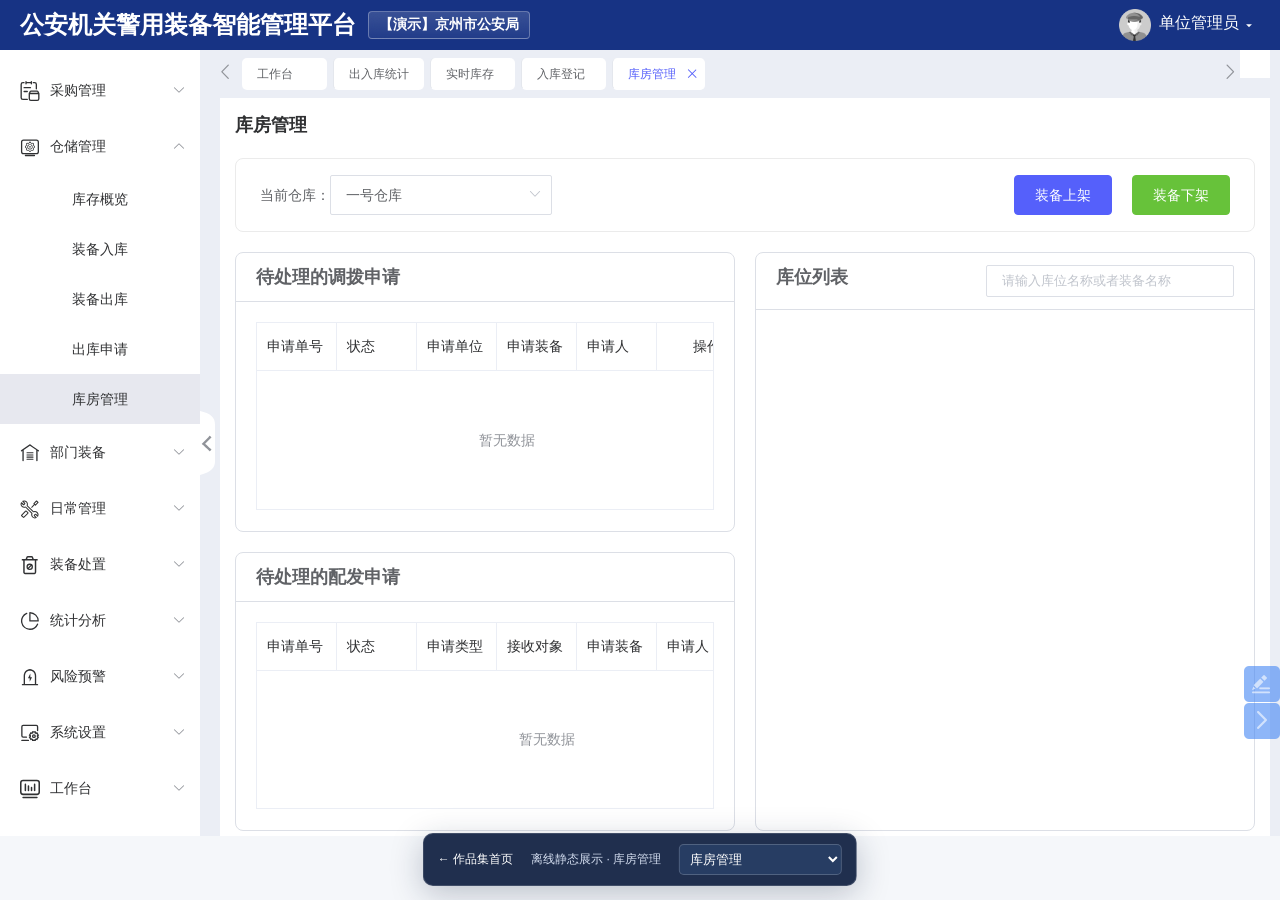
<file: pages/06-warehouse.html>
<!doctype html>
<html lang="zh-CN"><head><meta charset="utf-8"><link rel="stylesheet" href="../assets/a75b6a706706-main.css"><link rel="stylesheet" href="../assets/99733dc4d3de-font.css"><link rel="stylesheet" href="../assets/b8a30d08de4d-zkml-ui.css"><link rel="stylesheet" href="../assets/4b839b14a725-police-ui.css"><link rel="stylesheet" href="../assets/8e5123ddd7e0-default.css"><link rel="stylesheet" href="../assets/495cbee80b74-iconfont.css"><link rel="stylesheet" href="../assets/02607e779783-iconfont.css"><link href="../assets/ac1568eb8ac0-app.73de8ee4.css" rel="stylesheet"><style>.w-e-toolbar,
.w-e-text-container,
.w-e-menu-panel {
  padding: 0;
  margin: 0;
  box-sizing: border-box;
  background-color: #fff;
  /*表情菜单样式*/
  /*分割线样式*/
}
.w-e-toolbar h1,
.w-e-text-container h1,
.w-e-menu-panel h1 {
  font-size: 32px !important;
}
.w-e-toolbar h2,
.w-e-text-container h2,
.w-e-menu-panel h2 {
  font-size: 24px !important;
}
.w-e-toolbar h3,
.w-e-text-container h3,
.w-e-menu-panel h3 {
  font-size: 18.72px !important;
}
.w-e-toolbar h4,
.w-e-text-container h4,
.w-e-menu-panel h4 {
  font-size: 16px !important;
}
.w-e-toolbar h5,
.w-e-text-container h5,
.w-e-menu-panel h5 {
  font-size: 13.28px !important;
}
.w-e-toolbar p,
.w-e-text-container p,
.w-e-menu-panel p {
  font-size: 16px !important;
}
.w-e-toolbar .eleImg,
.w-e-text-container .eleImg,
.w-e-menu-panel .eleImg {
  cursor: pointer;
  display: inline-block;
  font-size: 18px;
  padding: 0 3px;
}
.w-e-toolbar *,
.w-e-text-container *,
.w-e-menu-panel * {
  padding: 0;
  margin: 0;
  box-sizing: border-box;
}
.w-e-toolbar hr,
.w-e-text-container hr,
.w-e-menu-panel hr {
  cursor: pointer;
  display: block;
  height: 0px;
  border: 0;
  border-top: 3px solid #ccc;
  margin: 20px 0;
}
.w-e-clear-fix:after {
  content: "";
  display: table;
  clear: both;
}
.w-e-drop-list-item {
  position: relative;
  top: 1px;
  padding-right: 7px;
  color: #333 !important;
}
.w-e-drop-list-tl {
  padding-left: 10px;
  text-align: left;
}
</style><style>@font-face {
  font-family: 'w-e-icon';
  src: url("[data-uri]") format('truetype');
  font-weight: normal;
  font-style: normal;
}
[class^="w-e-icon-"],
[class*=" w-e-icon-"] {
  /* use !important to prevent issues with browser extensions that change fonts */
  font-family: 'w-e-icon' !important;
  speak: none;
  font-style: normal;
  font-weight: normal;
  font-variant: normal;
  text-transform: none;
  line-height: 1;
  /* Better Font Rendering =========== */
  -webkit-font-smoothing: antialiased;
  -moz-osx-font-smoothing: grayscale;
}
.w-e-icon-close:before {
  content: "\f00d";
}
.w-e-icon-upload2:before {
  content: "\e9c6";
}
.w-e-icon-trash-o:before {
  content: "\f014";
}
.w-e-icon-header:before {
  content: "\f1dc";
}
.w-e-icon-pencil2:before {
  content: "\e906";
}
.w-e-icon-paint-brush:before {
  content: "\f1fc";
}
.w-e-icon-image:before {
  content: "\e90d";
}
.w-e-icon-play:before {
  content: "\e912";
}
.w-e-icon-location:before {
  content: "\e947";
}
.w-e-icon-undo:before {
  content: "\e965";
}
.w-e-icon-redo:before {
  content: "\e966";
}
.w-e-icon-quotes-left:before {
  content: "\e977";
}
.w-e-icon-list-numbered:before {
  content: "\e9b9";
}
.w-e-icon-list2:before {
  content: "\e9bb";
}
.w-e-icon-link:before {
  content: "\e9cb";
}
.w-e-icon-happy:before {
  content: "\e9df";
}
.w-e-icon-bold:before {
  content: "\ea62";
}
.w-e-icon-underline:before {
  content: "\ea63";
}
.w-e-icon-italic:before {
  content: "\ea64";
}
.w-e-icon-strikethrough:before {
  content: "\ea65";
}
.w-e-icon-table2:before {
  content: "\ea71";
}
.w-e-icon-paragraph-left:before {
  content: "\ea77";
}
.w-e-icon-paragraph-center:before {
  content: "\ea78";
}
.w-e-icon-paragraph-right:before {
  content: "\ea79";
}
.w-e-icon-paragraph-justify:before {
  content: "\ea7a";
}
.w-e-icon-terminal:before {
  content: "\f120";
}
.w-e-icon-page-break:before {
  content: "\ea68";
}
.w-e-icon-cancel-circle:before {
  content: "\ea0d";
}
.w-e-icon-font:before {
  content: "\ea5c";
}
.w-e-icon-text-heigh:before {
  content: "\ea5f";
}
.w-e-icon-paint-format:before {
  content: "\e90c";
}
.w-e-icon-indent-increase:before {
  content: "\ea7b";
}
.w-e-icon-indent-decrease:before {
  content: "\ea7c";
}
.w-e-icon-row-height:before {
  content: "\e9be";
}
.w-e-icon-fullscreen_exit:before {
  content: "\e900";
}
.w-e-icon-fullscreen:before {
  content: "\e901";
}
.w-e-icon-split-line:before {
  content: "\ea0b";
}
.w-e-icon-checkbox-checked:before {
  content: "\ea52";
}
</style><style>.w-e-toolbar {
  display: flex;
  padding: 0 6px;
  flex-wrap: wrap;
  position: relative;
  /* 单个菜单 */
}
.w-e-toolbar .w-e-menu {
  position: relative;
  display: flex;
  width: 40px;
  height: 40px;
  align-items: center;
  justify-content: center;
  text-align: center;
  cursor: pointer;
}
.w-e-toolbar .w-e-menu i {
  color: #999;
}
.w-e-toolbar .w-e-menu:hover {
  background-color: #F6F6F6;
}
.w-e-toolbar .w-e-menu:hover i {
  color: #333;
}
.w-e-toolbar .w-e-active i {
  color: #1e88e5;
}
.w-e-toolbar .w-e-active:hover i {
  color: #1e88e5;
}
.w-e-menu-tooltip {
  position: absolute;
  display: flex;
  color: #f1f1f1;
  background-color: rgba(0, 0, 0, 0.75);
  box-shadow: 0 2px 8px 0 rgba(0, 0, 0, 0.15);
  border-radius: 4px;
  padding: 4px 5px 6px;
  justify-content: center;
  align-items: center;
}
.w-e-menu-tooltip-up::after {
  content: "";
  position: absolute;
  top: 100%;
  left: 50%;
  margin-left: -5px;
  border: 5px solid rgba(0, 0, 0, 0);
  border-top-color: rgba(0, 0, 0, 0.73);
}
.w-e-menu-tooltip-down::after {
  content: "";
  position: absolute;
  bottom: 100%;
  left: 50%;
  margin-left: -5px;
  border: 5px solid rgba(0, 0, 0, 0);
  border-bottom-color: rgba(0, 0, 0, 0.73);
}
.w-e-menu-tooltip-item-wrapper {
  font-size: 14px;
  margin: 0 5px;
}
</style><style>.w-e-text-container {
  position: relative;
  height: 100%;
}
.w-e-text-container .w-e-progress {
  position: absolute;
  background-color: #1e88e5;
  top: 0;
  left: 0;
  height: 1px;
}
.w-e-text-container .placeholder {
  color: #D4D4D4;
  position: absolute;
  font-size: 11pt;
  line-height: 22px;
  left: 10px;
  top: 10px;
  -webkit-user-select: none;
     -moz-user-select: none;
      -ms-user-select: none;
          user-select: none;
  z-index: -1;
}
.w-e-text {
  padding: 0 10px;
  overflow-y: auto;
}
.w-e-text p,
.w-e-text h1,
.w-e-text h2,
.w-e-text h3,
.w-e-text h4,
.w-e-text h5,
.w-e-text table,
.w-e-text pre {
  margin: 10px 0;
  line-height: 1.5;
}
.w-e-text ul,
.w-e-text ol {
  margin: 10px 0 10px 20px;
}
.w-e-text blockquote {
  display: block;
  border-left: 8px solid #d0e5f2;
  padding: 5px 10px;
  margin: 10px 0;
  line-height: 1.4;
  font-size: 100%;
  background-color: #f1f1f1;
}
.w-e-text code {
  display: inline-block;
  background-color: #f1f1f1;
  border-radius: 3px;
  padding: 3px 5px;
  margin: 0 3px;
}
.w-e-text pre code {
  display: block;
}
.w-e-text table {
  border-top: 1px solid #ccc;
  border-left: 1px solid #ccc;
}
.w-e-text table td,
.w-e-text table th {
  border-bottom: 1px solid #ccc;
  border-right: 1px solid #ccc;
  padding: 3px 5px;
  min-height: 30px;
  height: 30px;
}
.w-e-text table th {
  border-bottom: 2px solid #ccc;
  text-align: center;
  background-color: #f1f1f1;
}
.w-e-text:focus {
  outline: none;
}
.w-e-text img {
  cursor: pointer;
}
.w-e-text img:hover {
  box-shadow: 0 0 5px #333;
}
.w-e-text .w-e-todo {
  margin: 0 0 0 20px;
}
.w-e-text .w-e-todo li {
  list-style: none;
  font-size: 1em;
}
.w-e-text .w-e-todo li span:nth-child(1) {
  position: relative;
  left: -18px;
}
.w-e-text .w-e-todo li span:nth-child(1) input {
  position: absolute;
  margin-right: 3px;
}
.w-e-text .w-e-todo li span:nth-child(1) input[type=checkbox] {
  top: 50%;
  margin-top: -6px;
}
.w-e-tooltip {
  position: absolute;
  display: flex;
  color: #f1f1f1;
  background-color: rgba(0, 0, 0, 0.75);
  box-shadow: 0 2px 8px 0 rgba(0, 0, 0, 0.15);
  border-radius: 4px;
  padding: 4px 5px 6px;
  justify-content: center;
  align-items: center;
}
.w-e-tooltip-up::after {
  content: "";
  position: absolute;
  top: 100%;
  left: 50%;
  margin-left: -5px;
  border: 5px solid rgba(0, 0, 0, 0);
  border-top-color: rgba(0, 0, 0, 0.73);
}
.w-e-tooltip-down::after {
  content: "";
  position: absolute;
  bottom: 100%;
  left: 50%;
  margin-left: -5px;
  border: 5px solid rgba(0, 0, 0, 0);
  border-bottom-color: rgba(0, 0, 0, 0.73);
}
.w-e-tooltip-item-wrapper {
  cursor: pointer;
  font-size: 14px;
  margin: 0 5px;
}
.w-e-tooltip-item-wrapper:hover {
  color: #ccc;
  text-decoration: underline;
}
</style><style>.w-e-menu .w-e-panel-container {
  position: absolute;
  top: 0;
  left: 50%;
  border: 1px solid #ccc;
  border-top: 0;
  box-shadow: 1px 1px 2px #ccc;
  color: #333;
  background-color: #fff;
  text-align: left;
  /* 为 emotion panel 定制的样式 */
  /* 上传图片、上传视频的 panel 定制样式 */
}
.w-e-menu .w-e-panel-container .w-e-panel-close {
  position: absolute;
  right: 0;
  top: 0;
  padding: 5px;
  margin: 2px 5px 0 0;
  cursor: pointer;
  color: #999;
}
.w-e-menu .w-e-panel-container .w-e-panel-close:hover {
  color: #333;
}
.w-e-menu .w-e-panel-container .w-e-panel-tab-title {
  list-style: none;
  display: flex;
  font-size: 14px;
  margin: 2px 10px 0 10px;
  border-bottom: 1px solid #f1f1f1;
}
.w-e-menu .w-e-panel-container .w-e-panel-tab-title .w-e-item {
  padding: 3px 5px;
  color: #999;
  cursor: pointer;
  margin: 0 3px;
  position: relative;
  top: 1px;
}
.w-e-menu .w-e-panel-container .w-e-panel-tab-title .w-e-active {
  color: #333;
  border-bottom: 1px solid #333;
  cursor: default;
  font-weight: 700;
}
.w-e-menu .w-e-panel-container .w-e-panel-tab-content {
  padding: 10px 15px 10px 15px;
  font-size: 16px;
  /* 输入框的样式 */
  /* 按钮的样式 */
}
.w-e-menu .w-e-panel-container .w-e-panel-tab-content input:focus,
.w-e-menu .w-e-panel-container .w-e-panel-tab-content textarea:focus,
.w-e-menu .w-e-panel-container .w-e-panel-tab-content button:focus {
  outline: none;
}
.w-e-menu .w-e-panel-container .w-e-panel-tab-content textarea {
  width: 100%;
  border: 1px solid #ccc;
  padding: 5px;
  margin-top: 10px;
}
.w-e-menu .w-e-panel-container .w-e-panel-tab-content textarea:focus {
  border-color: #1e88e5;
}
.w-e-menu .w-e-panel-container .w-e-panel-tab-content input[type=text] {
  border: none;
  border-bottom: 1px solid #ccc;
  font-size: 14px;
  height: 20px;
  color: #333;
  text-align: left;
}
.w-e-menu .w-e-panel-container .w-e-panel-tab-content input[type=text].small {
  width: 30px;
  text-align: center;
}
.w-e-menu .w-e-panel-container .w-e-panel-tab-content input[type=text].block {
  display: block;
  width: 100%;
  margin: 10px 0;
}
.w-e-menu .w-e-panel-container .w-e-panel-tab-content input[type=text]:focus {
  border-bottom: 2px solid #1e88e5;
}
.w-e-menu .w-e-panel-container .w-e-panel-tab-content .w-e-button-container button {
  font-size: 14px;
  color: #1e88e5;
  border: none;
  padding: 5px 10px;
  background-color: #fff;
  cursor: pointer;
  border-radius: 3px;
}
.w-e-menu .w-e-panel-container .w-e-panel-tab-content .w-e-button-container button.left {
  float: left;
  margin-right: 10px;
}
.w-e-menu .w-e-panel-container .w-e-panel-tab-content .w-e-button-container button.right {
  float: right;
  margin-left: 10px;
}
.w-e-menu .w-e-panel-container .w-e-panel-tab-content .w-e-button-container button.gray {
  color: #999;
}
.w-e-menu .w-e-panel-container .w-e-panel-tab-content .w-e-button-container button.red {
  color: #c24f4a;
}
.w-e-menu .w-e-panel-container .w-e-panel-tab-content .w-e-button-container button:hover {
  background-color: #f1f1f1;
}
.w-e-menu .w-e-panel-container .w-e-panel-tab-content .w-e-button-container:after {
  content: "";
  display: table;
  clear: both;
}
.w-e-menu .w-e-panel-container .w-e-emoticon-container .w-e-item {
  cursor: pointer;
  font-size: 18px;
  padding: 0 3px;
  display: inline-block;
}
.w-e-menu .w-e-panel-container .w-e-up-img-container,
.w-e-menu .w-e-panel-container .w-e-up-video-container {
  text-align: center;
}
.w-e-menu .w-e-panel-container .w-e-up-img-container .w-e-up-btn,
.w-e-menu .w-e-panel-container .w-e-up-video-container .w-e-up-btn {
  display: inline-block;
  color: #999;
  cursor: pointer;
  font-size: 60px;
  line-height: 1;
}
.w-e-menu .w-e-panel-container .w-e-up-img-container .w-e-up-btn:hover,
.w-e-menu .w-e-panel-container .w-e-up-video-container .w-e-up-btn:hover {
  color: #333;
}
</style><style>.w-e-toolbar .w-e-droplist {
  position: absolute;
  left: 0;
  top: 0;
  background-color: #fff;
  border: 1px solid #f1f1f1;
  border-right-color: #ccc;
  border-bottom-color: #ccc;
}
.w-e-toolbar .w-e-droplist .w-e-dp-title {
  text-align: center;
  color: #999;
  line-height: 2;
  border-bottom: 1px solid #f1f1f1;
  font-size: 13px;
}
.w-e-toolbar .w-e-droplist ul.w-e-list {
  list-style: none;
  line-height: 1;
}
.w-e-toolbar .w-e-droplist ul.w-e-list li.w-e-item {
  color: #333;
  padding: 5px 0;
}
.w-e-toolbar .w-e-droplist ul.w-e-list li.w-e-item:hover {
  background-color: #f1f1f1;
}
.w-e-toolbar .w-e-droplist ul.w-e-block {
  list-style: none;
  text-align: left;
  padding: 5px;
}
.w-e-toolbar .w-e-droplist ul.w-e-block li.w-e-item {
  display: inline-block;
  padding: 3px 5px;
}
.w-e-toolbar .w-e-droplist ul.w-e-block li.w-e-item:hover {
  background-color: #f1f1f1;
}
</style><style>.w-e-text-container {
  overflow: hidden;
}
.w-e-img-drag-mask {
  position: absolute;
  z-index: 1;
  border: 1px dashed #ccc;
  box-sizing: border-box;
}
.w-e-img-drag-mask .w-e-img-drag-rb {
  position: absolute;
  right: -5px;
  bottom: -5px;
  width: 16px;
  height: 16px;
  border-radius: 50%;
  background: #ccc;
  cursor: se-resize;
}
.w-e-img-drag-mask .w-e-img-drag-show-size {
  min-width: 110px;
  height: 22px;
  line-height: 22px;
  font-size: 14px;
  color: #999;
  position: absolute;
  left: 0;
  top: 0;
  background-color: #999;
  color: #fff;
  border-radius: 2px;
  padding: 0 5px;
}
</style><style>.w-e-table {
  display: flex;
}
.w-e-table .w-e-table-input {
  width: 40px;
  text-align: center!important;
  margin: 0 5px;
}
</style><style>.w-e-full-screen-editor {
  position: fixed;
  width: 100%!important;
  height: 100%!important;
  left: 0;
  top: 0;
}
</style><style>.w-e-content-mantle {
  width: 100%;
  height: 100%;
  overflow-y: auto;
}
.w-e-content-mantle .w-e-content-preview {
  width: 100%;
  min-height: 100%;
  padding: 0 10px;
  line-height: 1.5;
}
.w-e-content-mantle .w-e-content-preview img {
  cursor: default;
}
.w-e-content-mantle .w-e-content-preview img:hover {
  box-shadow: none;
}
.w-e-menue-mantle {
  position: absolute;
  height: 100%;
  width: 100%;
  top: 0;
  left: 0;
}
</style><style type="text/css">.el-select-tree{display:inline-block}.el-select-tree .el-input__icon{cursor:pointer;-webkit-transition:-webkit-transform .3s;transition:-webkit-transform .3s;transition:transform .3s;transition:transform .3s,-webkit-transform .3s}.el-select-tree .el-input__icon-close{display:none}.el-select-tree .el-input__inner{cursor:pointer;padding-right:30px}.el-select-tree .el-input:hover:not(.is-disabled) .el-input__inner{border-color:#c0c4cc}.el-select-tree .el-input:hover:not(.is-disabled).is-selected.is-clearable .el-input__icon-close{display:inline-block}.el-select-tree .el-input:hover:not(.is-disabled).is-selected.is-clearable .el-input__icon-arrow-down{display:none}.el-select-tree .el-input.is-active .el-input__icon-arrow-down{-webkit-transform:rotate(-180deg);-ms-transform:rotate(-180deg);transform:rotate(-180deg)}.el-select-tree .el-input.is-active .el-input__inner{border-color:#409eff}.el-select-tree__popover{padding:0!important;border:1px solid #e4e7ed!important;border-radius:4px!important}.el-select-tree__popover .popper__arrow{left:35px!important}.el-select-tree__popover .el-tree-node__expand-icon.is-leaf{cursor:pointer}.el-select-tree__list{overflow-y:auto}.el-select-tree__list::-webkit-scrollbar-track-piece{background:#d3dce6}.el-select-tree__list::-webkit-scrollbar{width:4px}.el-select-tree__list::-webkit-scrollbar-thumb{background:#99a9bf}.el-select-tree__item{position:relative;white-space:nowrap;padding-right:20px}.el-select-tree__item.is-selected{color:#409eff;font-weight:bolder}.el-select-tree__item.is-disabled{color:#bbb;cursor:not-allowed}</style><link rel="stylesheet" type="text/css" href="../assets/f544667966f7-chunk-37cae670.21fa696d.css"><link rel="stylesheet" type="text/css" href="../assets/c38882f746fa-chunk-a2f9f28c.5c264e4e.css"><link rel="stylesheet" type="text/css" href="../assets/88d1f2d2cb9c-chunk-308e155c.c3f1a222.css"><link rel="stylesheet" type="text/css" href="../assets/7e0d08e3c566-chunk-595ae810.dafb4366.css"><link rel="stylesheet" type="text/css" href="../assets/9a50e0ee8602-chunk-21f54617.8dccbaa2.css"><link rel="stylesheet" type="text/css" href="../assets/2b93351a8be4-chunk-653d23fe.9751bac7.css"><link rel="stylesheet" type="text/css" href="../assets/012712c6f304-chunk-65b8d03e.e5b3d646.css"><link rel="stylesheet" type="text/css" href="../assets/35f9f73c01af-chunk-7ed53cdc.fc15d1c7.css"><title>库房管理 · 静态作品集</title><meta name="viewport" content="width=device-width,initial-scale=1"><meta http-equiv="Content-Security-Policy" content="default-src 'self' data: blob:; script-src 'self'; style-src 'self' 'unsafe-inline'; img-src 'self' data: blob:; font-src 'self' data:; connect-src 'none'; form-action 'none';"><link rel="stylesheet" href="../offline.css"></head><body><div id="portfolio-bar"><a href="../index.html">← 作品集首页</a><span>离线静态展示 · 库房管理</span><select id="portfolio-page-select" aria-label="切换展示页面"><option value="01-portal.html">功能门户</option><option value="02-workbench.html">装备工作台</option><option value="03-stock-statistics.html">库存概览 · 出入库统计</option><option value="04-live-stock.html">库存概览 · 实时库存</option><option value="05-inbound-form.html">装备入库 · 入库登记</option><option value="06-warehouse.html" selected>库房管理</option><option value="07-equipment-overview.html">部门装备 · 装备总览</option><option value="08-personal-equipment.html">部门装备 · 单警装备</option><option value="09-borrow-records.html">日常管理 · 装备借用</option><option value="10-maintenance-warning.html">风险预警 · 保养预警</option><option value="11-expiry-warning.html">风险预警 · 失效预警</option><option value="12-borrow-form.html">日常管理 · 借用登记</option></select></div><svg style="position:absolute;width:0;height:0;overflow:hidden"><defs><symbol id="icon-caigouguanli_icon" viewbox="0 0 1024 1024"><path d="M406.045853 944.54039a33.784626 33.784626 0 0 1-33.84179 33.841791H151.717935a126.049238 126.049238 0 0 1-125.763412-125.763413V177.212081A126.049238 126.049238 0 0 1 151.717935 51.448669h52.763468a33.841791 33.841791 0 1 1 0 67.683581H151.717935A58.365656 58.365656 0 0 0 93.638105 177.212081v675.235192A58.365656 58.365656 0 0 0 151.717935 910.698599h220.371797a33.784626 33.784626 0 0 1 33.956121 33.841791z m274.735891-825.40814h64.539496A58.365656 58.365656 0 0 1 803.40107 177.212081v219.056997a33.841791 33.841791 0 1 0 67.683582 0V177.212081a126.049238 126.049238 0 0 0-125.763412-125.763412h-64.539496a33.841791 33.841791 0 1 0 0 67.683581z m-373.117178 54.592754a33.784626 33.784626 0 0 0 33.841791-33.841791v-19.150337h206.423491v19.150337a33.841791 33.841791 0 1 0 67.683582 0V33.841791a33.841791 33.841791 0 1 0-67.683582 0v19.150338H341.506357V33.841791a33.841791 33.841791 0 1 0-67.683582 0v106.041422a33.784626 33.784626 0 0 0 33.898956 33.841791z m-97.923966 136.053146a33.841791 33.841791 0 1 0 0 67.683582H534.72469a33.841791 33.841791 0 1 0 0-67.683582z m162.406297 194.704628H209.7406a33.841791 33.841791 0 1 0 0 67.683582h162.406297a33.841791 33.841791 0 0 0 0-67.683582zM997.762707 640.250098v268.67638a115.245018 115.245018 0 0 1-115.073522 115.073522H557.590765A115.245018 115.245018 0 0 1 442.517243 908.926478v-268.67638a36.014068 36.014068 0 0 1 3.372746-14.862949l49.390722-101.068051a77.458829 77.458829 0 0 1 69.055546-43.102551h311.550271a77.173003 77.173003 0 0 1 69.055546 43.102551l49.390722 101.068051a30.297549 30.297549 0 0 1 3.429911 14.862949zM555.818644 554.10216l-25.495673 52.363312h379.405348l-25.495674-52.363312a9.26076 9.26076 0 0 0-8.346117-5.202032H564.107596a9.546586 9.546586 0 0 0-8.231787 5.144867z m374.260481 120.046894H510.029329v234.377268a47.38994 47.38994 0 0 0 47.38994 47.38994h325.269916a47.38994 47.38994 0 0 0 47.38994-47.38994z" fill="#303133"></path></symbol><symbol id="icon-iconzuocelan-cangchuguanli-zb" viewbox="0 0 1024 1024"><path d="M840.082021 124.191048H181.229307A131.808952 131.808952 0 0 0 49.548387 256v494.203551a131.808952 131.808952 0 0 0 131.744936 131.808952h658.852714a131.808952 131.808952 0 0 0 131.744936-131.744936V256.064016a131.808952 131.808952 0 0 0-131.744936-131.872968z m65.936484 625.948487a66.0005 66.0005 0 0 1-65.872468 65.936484H181.229307a66.0005 66.0005 0 0 1-65.872468-65.872468v-494.203551A66.0005 66.0005 0 0 1 181.229307 190.127532h658.91673a65.936484 65.936484 0 0 1 65.872468 65.872468v494.203551z m-164.713179 164.713178H280.006002a32.968242 32.968242 0 1 0 0 65.872468h460.915228a32.968242 32.968242 0 0 0 0-65.872468z m0 0" fill="#303133"></path><path d="M746.490623 451.44086l-23.173794-6.785696a206.707677 206.707677 0 0 0-20.933233-51.980995l12.099025-21.381346a17.988497 17.988497 0 0 0 0-23.685921l-46.859715-46.923731a19.204801 19.204801 0 0 0-9.602401-4.48112 34.312578 34.312578 0 0 0-14.083521 4.48112l-20.869217 14.147537a149.285321 149.285321 0 0 0-54.285571-25.990498l-7.297825-23.685921c-2.24056-9.602401-7.36184-16.388097-16.388097-16.388097H476.215054c-6.785696 0-14.083521 7.36184-16.388097 16.388097l-4.481121 23.685921a204.403101 204.403101 0 0 0-54.221555 21.445361l-21.445361-11.84296a25.606402 25.606402 0 0 0-11.842961-4.545137c-4.545136 0-7.297824 0-9.602401 4.545137l-46.859715 46.859715a18.052513 18.052513 0 0 0 0 23.749937l11.906977 21.445361a165.225306 165.225306 0 0 0-23.749937 54.221556l-23.749938 7.297824c-9.602401 2.304576-16.388097 7.36184-16.388097 16.388097v68.369093c0 9.602401 9.602401 14.083521 16.388097 16.324081l23.749938 7.36184a224.056014 224.056014 0 0 0 21.445361 51.980995l-11.842961 21.445362a17.988497 17.988497 0 0 0 0 23.685921l46.859715 46.923731a18.436609 18.436609 0 0 0 9.602401 4.48112 34.248562 34.248562 0 0 0 14.083521-4.48112l21.445361-14.147537a200.242061 200.242061 0 0 0 51.980995 21.509377l7.361841 23.685922c2.24056 9.602401 7.297824 16.388097 16.324081 16.388097h67.792948c9.602401 0 14.083521-9.602401 16.388097-16.388097l7.361841-23.685922a199.153788 199.153788 0 0 0 51.916979-21.509377l21.509377 14.147537a34.056514 34.056514 0 0 0 14.083521 4.48112c4.48112 0 7.36184 0 9.602401-4.48112l46.923731-46.923731a18.756689 18.756689 0 0 0 0-23.685921l-11.906977-21.445362a200.562141 200.562141 0 0 0 21.445361-51.980995l23.685922-7.36184c9.666417-2.24056 16.388097-7.297824 16.388097-16.324081V468.405101a14.467617 14.467617 0 0 0-15.491873-16.964241z m-22.725682 75.666917l-21.893473 6.785696a26.694674 26.694674 0 0 0-15.043761 15.107777 270.083521 270.083521 0 0 1-17.156289 43.210803 20.613153 20.613153 0 0 0 0 21.893473l10.882721 19.71693-36.937235 37.00125-19.780945-10.946737a15.491873 15.491873 0 0 0-10.434609-2.624656 20.421105 20.421105 0 0 0-10.946736 2.112528 140.835209 140.835209 0 0 1-43.210803 17.156289 25.606402 25.606402 0 0 0-15.107777 15.107777l-6.785696 21.829458h-52.045012l-6.785696-21.829458a25.606402 25.606402 0 0 0-15.043761-15.107777 264.770193 264.770193 0 0 1-43.210803-17.156289 21.445361 21.445361 0 0 0-10.946736-2.112528 20.293073 20.293073 0 0 0-10.882721 2.112528l-19.780945 10.946737-36.425107-39.049763 10.946737-19.780945a20.677169 20.677169 0 0 0 0-21.893473 141.283321 141.283321 0 0 1-17.220305-43.146787 25.606402 25.606402 0 0 0-15.043761-15.107777l-21.893473-6.785696v-52.045011l21.893473-6.785697a26.822706 26.822706 0 0 0 15.043761-15.107777 265.410353 265.410353 0 0 1 17.220305-43.210803 20.677169 20.677169 0 0 0 0-21.893473l-10.946737-14.531633 36.937235-36.937234 19.844961 10.946737a24.582146 24.582146 0 0 0 10.882721 2.048512 20.741185 20.741185 0 0 0 10.946736-2.048512 141.539385 141.539385 0 0 1 43.210803-17.15629 25.606402 25.606402 0 0 0 15.107777-15.107776l6.785696-21.829458h52.045012l6.785696 21.829458a25.606402 25.606402 0 0 0 15.107777 15.107776 264.834209 264.834209 0 0 1 43.146787 17.15629 20.741185 20.741185 0 0 0 10.946736 2.048512 21.509377 21.509377 0 0 0 10.946737-2.048512l19.780945-10.946737 34.824706 36.937234-10.88272 17.156289a20.677169 20.677169 0 0 0 0 21.829458 142.243561 142.243561 0 0 1 17.156289 43.210802 25.606402 25.606402 0 0 0 15.107777 15.107777l21.893473 6.785697v52.045011h1.024256zM511.423856 364.891223a136.162041 136.162041 0 1 0 0 272.260065 134.945736 134.945736 0 0 0 136.098024-136.098025A140.067017 140.067017 0 0 0 511.615904 364.891223z m0 28.423106a104.218055 104.218055 0 0 1 88.150037 46.475618l-57.614403 30.59965a42.506627 42.506627 0 0 0-30.59965-13.187296 38.409602 38.409602 0 0 0-30.59965 13.187296l-57.03826-30.59965a107.162791 107.162791 0 0 1 87.893974-46.475618zM500.349087 608.792198a105.946487 105.946487 0 0 1-96.664166-107.738935 86.101525 86.101525 0 0 1 8.962241-41.738434l57.038259 30.59965c0 4.225056-2.112528 6.849712-2.112528 11.074768a42.314579 42.314579 0 0 0 33.224306 41.738435c-0.32008 0.064016-0.32008 66.064516-0.32008 66.064516z m-11.138784-107.738935a22.341585 22.341585 0 0 1 22.213553-22.213553 21.125281 21.125281 0 0 1 22.213553 22.213553 22.213553 22.213553 0 1 1-44.427106 0z m129.952488 0A108.827207 108.827207 0 0 1 522.434609 608.792198V542.791698a45.323331 45.323331 0 0 0 33.288322-41.738435 20.805201 20.805201 0 0 0-2.112528-11.074768l56.974243-30.59965a130.976744 130.976744 0 0 1 8.706177 41.674418z m0 0" fill="#303133"></path></symbol><symbol id="icon-iconzuocelan-zhaungbeishiguanli-zb" viewbox="0 0 1024 1024"><path d="M962.288572 371.932983s-424.234059-298.314579-427.626907-300.875219c-26.054514-18.116529-26.054514-18.116529-53.325331 1.152289L54.861715 371.932983a31.623906 31.623906 0 0 0-4.545136 44.235059 32.008002 32.008002 0 0 0 43.082771 10.242561l29.511378-21.573394v495.675919a34.12053 34.12053 0 0 0 34.056514 34.056514 33.416354 33.416354 0 0 0 34.056514-34.056514V359.513878l317.583396-224.568142 323.408852 227.960991v538.758689a34.056514 34.056514 0 1 0 68.049012 0V411.622906l22.661666 14.723681a32.008002 32.008002 0 0 0 43.08277-10.242561 32.52013 32.52013 0 0 0-3.392848-44.235059z m-627.356839 256.064016a14.275569 14.275569 0 0 0 14.723681 14.723681h323.28082a14.275569 14.275569 0 0 0 14.723681-14.723681v-28.935234a14.275569 14.275569 0 0 0-14.723681-14.72368h-323.28082a14.275569 14.275569 0 0 0-14.723681 14.72368v29.511378z m0 111.131783a14.275569 14.275569 0 0 0 14.723681 14.723681h323.28082a14.275569 14.275569 0 0 0 14.723681-14.723681v-29.511378a14.275569 14.275569 0 0 0-14.723681-14.723681h-323.28082a14.275569 14.275569 0 0 0-14.723681 14.723681v29.511378z m14.723681-211.252813h323.28082a14.275569 14.275569 0 0 0 14.723681-14.723681v-29.511378a14.275569 14.275569 0 0 0-14.723681-14.723681h-323.28082a14.275569 14.275569 0 0 0-14.723681 14.723681v29.511378a14.979745 14.979745 0 0 0 14.723681 14.723681z m-14.723681 317.583396a14.275569 14.275569 0 0 0 14.723681 14.723681h323.28082a14.275569 14.275569 0 0 0 14.723681-14.723681v-28.743186a14.275569 14.275569 0 0 0-14.723681-14.723681h-323.28082a14.275569 14.275569 0 0 0-14.723681 14.723681v29.511378z" fill="#303133"></path></symbol><symbol id="icon-iconzuocelan-weibaoguanli-zb" viewbox="0 0 1024 1024"><path d="M219.428571 74.166729a181.737283 181.737283 0 0 0-84.085489 19.1976 27.132608 27.132608 0 0 0-8.126984 43.386577l92.212473 92.212474-32.571928 32.571928-92.212474-92.212473a24.63692 24.63692 0 0 0-19.1976-8.126984 26.044744 26.044744 0 0 0-24.380952 16.253968 190.760155 190.760155 0 0 0 35.259592 219.748531 182.249219 182.249219 0 0 0 132.911386 54.265217 159.148106 159.148106 0 0 0 62.392201-10.87864l301.082365 301.082365a191.976003 191.976003 0 0 0 43.386577 198.055243 191.976003 191.976003 0 0 0 216.996875 35.259592 27.132608 27.132608 0 0 0 8.126984-43.386576l-92.212473-92.212474 32.571928-32.571928 92.212474 92.212473a24.63692 24.63692 0 0 0 19.1976 8.126984 26.044744 26.044744 0 0 0 24.252968-16.381952 190.760155 190.760155 0 0 0-35.259592-219.748532 193.063867 193.063867 0 0 0-198.055243-43.386576L392.846894 326.551181a191.976003 191.976003 0 0 0-43.386577-198.055243 182.697163 182.697163 0 0 0-130.223722-54.265217z m-35.259592 244.129484a53.561305 53.561305 0 0 0 37.947256-16.253968l32.571929-32.571929a52.473441 52.473441 0 0 0 0-75.958505l-62.392201-62.392201c8.126984 0 16.253968-2.687664 24.444944-2.687664a127.216098 127.216098 0 0 1 94.96413 40.698913 136.686914 136.686914 0 0 1 32.571928 140.782402 51.193601 51.193601 0 0 0 13.566305 56.952881l301.082364 301.082364a53.561305 53.561305 0 0 0 37.947257 16.253969 46.138233 46.138233 0 0 0 19.1976-2.687664 132.143482 132.143482 0 0 1 140.782402 32.571928 132.207474 132.207474 0 0 1 37.947257 119.345082l-62.392201-62.392201a52.473441 52.473441 0 0 0-75.958505 0l-32.571929 32.571929a52.473441 52.473441 0 0 0 0 75.958505l62.392201 62.392201c-8.126984 0-16.253968 2.687664-24.444944 2.687664a127.216098 127.216098 0 0 1-94.96413-40.698913 136.686914 136.686914 0 0 1-32.571928-140.782402 51.193601 51.193601 0 0 0-13.566304-56.952881L319.640045 405.133358a53.561305 53.561305 0 0 0-37.947257-16.253968 52.985377 52.985377 0 0 0-19.1976 2.687664 132.143482 132.143482 0 0 1-140.782402-32.571928 132.207474 132.207474 0 0 1-37.947257-119.345082l62.392201 62.392201a53.561305 53.561305 0 0 0 38.011249 16.253968z" fill="#333333"></path><path d="M303.514061 589.558305a53.561305 53.561305 0 0 0-37.947257 16.253968L70.263217 801.179853a52.473441 52.473441 0 0 0 0 75.958505l75.958505 75.958505a52.473441 52.473441 0 0 0 75.958505 0l195.303588-195.303587a52.473441 52.473441 0 0 0 0-75.958505L341.525309 605.876265a45.498313 45.498313 0 0 0-38.011248-16.31796zM186.856643 915.085614l-75.958505-75.958505 195.303587-195.303587 76.278465 75.958505L186.856643 915.085614z m659.11761-775.83902l37.947257 37.947257-94.96413 94.964129-19.1976-19.1976-19.1976-19.1976 94.964129-94.96413m0-65.079865a24.63692 24.63692 0 0 0-19.1976 8.126984l-132.207474 133.35933a26.23672 26.23672 0 0 0 0 37.947257l19.1976 19.1976-133.103362 132.783402a26.23672 26.23672 0 0 0 0 37.947257 26.23672 26.23672 0 0 0 37.947257 0l132.911386-132.911386 19.1976 19.1976a26.23672 26.23672 0 0 0 37.947257 0l132.911386-132.911386a26.23672 26.23672 0 0 0 0-37.947257L865.171854 82.549681a21.11736 21.11736 0 0 0-19.197601-8.126984z" fill="#333333"></path></symbol><symbol id="icon-iconzuocelan-baofeiguanli-zb" viewbox="0 0 1024 1024"><path d="M899.936984 209.972493a19.972993 19.972993 0 0 0-14.659665-5.889472h-179.244811l-40.20205-102.425607a88.790198 88.790198 0 0 0-31.111778-39.305826A67.088772 67.088772 0 0 0 590.867717 46.859715H404.389097a85.397349 85.397349 0 0 0-45.707427 15.747937 79.315829 79.315829 0 0 0-31.111778 39.305826l-40.20205 102.425607H109.979495a19.972993 19.972993 0 0 0-14.659665 5.889472 13.699425 13.699425 0 0 0-3.648912 13.763441v39.305826a18.500625 18.500625 0 0 0 5.505376 13.763441 13.827457 13.827457 0 0 0 12.803201 5.889473h54.861715v583.313828a138.146537 138.146537 0 0 0 27.39885 86.485622 81.172293 81.172293 0 0 0 65.808452 35.40085h480.888222a78.483621 78.483621 0 0 0 65.808452-37.321331 148.005001 148.005001 0 0 0 27.39885-88.406101V282.630658h54.989747a16.068017 16.068017 0 0 0 12.803201-5.889473 22.085521 22.085521 0 0 0 5.505377-13.763441v-39.24181a22.085521 22.085521 0 0 0-5.505377-13.763441z m-502.845711-76.819205a18.564641 18.564641 0 0 1 9.154288-7.873968h182.829708c3.648912 0 7.297824 3.904976 9.154288 5.889472l29.255314 72.722181H367.771943z m347.414854 772.225057l-5.505377 5.889472H258.112528q-2.752688 0-5.505376-5.889472a83.604901 83.604901 0 0 1-12.803201-41.290323V282.630658h517.505376v581.649412a77.843461 77.843461 0 0 1-12.8032 41.290323z" fill="#303133"></path><path d="M497.596399 440.046012a165.865466 165.865466 0 1 0 165.865466 165.865466 166.44161 166.44161 0 0 0-165.865466-165.865466z m0 66.32058a96.792198 96.792198 0 0 1 43.146787 9.92248l-132.705176 132.705177a96.856214 96.856214 0 0 1-9.922481-43.146787A99.80095 99.80095 0 0 1 497.596399 506.366592z m0 199.025756a96.728182 96.728182 0 0 1-43.146787-9.922481l132.705177-132.705176a96.792198 96.792198 0 0 1 9.92248 43.146787 99.80095 99.80095 0 0 1-99.48087 99.544886z" fill="#303133"></path></symbol><symbol id="icon-iconzuocelan-tongjifenxi-zb" viewbox="0 0 1024 1024"><path d="M507.006752 966.64166A455.6019 455.6019 0 0 1 331.154789 90.326582a32.52013 32.52013 0 1 1 25.158289 59.982995 390.88172 390.88172 0 1 0 512.128032 511.103776 32.648162 32.648162 0 0 1 60.175044 25.030258A455.729932 455.729932 0 0 1 507.070768 966.64166z m424.106026-423.145786H507.006752a32.584146 32.584146 0 0 1-32.648162-32.52013v-423.145787a32.584146 32.584146 0 0 1 32.648162-32.52013 456.818205 456.818205 0 0 1 456.754188 455.729933 32.584146 32.584146 0 0 1-32.648162 32.52013zM539.654914 478.391598h357.529382A391.649912 391.649912 0 0 0 539.654914 121.694424z" fill="#303133"></path></symbol><symbol id="icon-yujingzhongxin_icon" viewbox="0 0 1024 1024"><path d="M508.928 107.9808a296.2944 296.2944 0 0 1 123.5456 26.88 321.28 321.28 0 0 1 101.9904 72.8576 343.04 343.04 0 0 1 68.9152 108.0832 353.28 353.28 0 0 1 25.344 131.9424v419.5328h66.1504a35.84 35.84 0 0 1 1.1264 71.68h-768a35.84 35.84 0 0 1-1.28-71.68h61.5936l-0.3072-419.072a353.28 353.28 0 0 1 25.6-132.1984 340.992 340.992 0 0 1 68.9664-108.032 320.6144 320.6144 0 0 1 101.5296-72.9088 302.336 302.336 0 0 1 124.8768-27.0848z m0 71.68a244.5824 244.5824 0 0 0-178.688 78.7968 274.3808 274.3808 0 0 0-74.496 189.44l0.3072 419.4816h504.832v-419.328a274.688 274.688 0 0 0-74.4448-189.44 242.1248 242.1248 0 0 0-177.8176-78.9504z m20.1728 146.4832v198.7072h86.3232l-119.4496 234.3936v-189.44H406.7328l122.624-243.3536z" fill="#303133"></path></symbol><symbol id="icon-iconzuocelan-xitongshezhi-zb" viewbox="0 0 1024 1024"><path d="M930.28057 673.256314a91.542886 91.542886 0 0 0-0.32008-9.538385l50.508627-29.191297-100.697174-174.379595-50.508627 29.191298c-5.377344-3.328832-10.882721-6.4016-16.452113-9.538385v-58.254564H611.416854v58.382596a161.00025 161.00025 0 0 0-16.452113 9.538385l-50.508627-29.191298-100.697174 174.379595 50.508627 29.191297c0 3.2008-0.32008 6.4016-0.32008 9.538385a90.454614 90.454614 0 0 0 0.32008 9.538385l-50.508627 29.191298 100.697174 174.379594 50.508627-29.191297c5.377344 3.328832 10.882721 6.4016 16.452113 9.538384v58.062516h201.074269v-58.382596a161.00025 161.00025 0 0 0 16.452113-9.538384l50.508627 29.191297 100.697174-174.379595-50.508627-29.191297a63.055764 63.055764 0 0 0 0.64016-9.346337z m-69.137284-22.661665a146.212553 146.212553 0 0 1 1.856464 22.661665 170.410603 170.410603 0 0 1-1.856464 22.661665l-3.328832 22.661666 30.855714 17.924481-33.544387 58.062516-30.855713-17.796449-17.924482 14.4036a148.005001 148.005001 0 0 1-39.433858 22.661666l-21.317329 8.386096v35.592899h-67.536885v-35.720931l-21.317329-8.386096a153.63841 153.63841 0 0 1-39.433858-22.661666l-17.924482-14.4036-30.855713 17.796449-33.544387-58.062516 30.855714-17.924481-3.328832-22.661666a146.276569 146.276569 0 0 1-1.856464-22.661665 170.026507 170.026507 0 0 1 1.856464-22.661665l3.328832-22.661666-30.855714-17.988497 33.544387-58.062516 30.855713 17.79645 17.924482-14.403601a147.940985 147.940985 0 0 1 39.433858-22.661666l21.317329-8.386096v-35.40085h67.152789v35.72093l21.317329 8.386096a153.63841 153.63841 0 0 1 39.433858 22.661666l17.924481 14.403601 30.855714-17.796449 33.544387 58.062515-30.855714 17.924481z" fill="#303133"></path><path d="M712.114029 572.431108a100.697174 100.697174 0 1 0 100.697174 100.697174 100.76119 100.76119 0 0 0-100.697174-100.697174z m0 134.433608a33.544386 33.544386 0 1 1 33.544386-33.544386 33.672418 33.672418 0 0 1-33.544386 33.544386z m-281.094274 151.013754H95.127782a33.544386 33.544386 0 0 0 0 67.152788h335.635909a33.544386 33.544386 0 1 0 0-67.152788z m-268.483121-100.697175H330.322581a33.544386 33.544386 0 1 0 0-67.152788H162.536634a33.672418 33.672418 0 0 1-33.544386-33.544386v-469.877469a33.672418 33.672418 0 0 1 33.544386-33.544386h671.271818a33.672418 33.672418 0 0 1 33.544386 33.544386v201.394348a33.544386 33.544386 0 0 0 67.152788 0V186.606652a100.76119 100.76119 0 0 0-100.697174-100.697175H162.536634A100.76119 100.76119 0 0 0 61.83946 186.606652v469.877469a100.889222 100.889222 0 0 0 100.697174 100.697174z" fill="#303133"></path></symbol><symbol id="icon-shujugailan_icon" viewbox="0 0 1109 1024"><path d="M938.64989 0a170.701618 170.701618 0 0 1 170.701618 170.701618v512.034951a170.701618 170.701618 0 0 1-170.701618 170.701618H170.702317A170.701618 170.701618 0 0 1 0.000699 682.666667V170.631715A170.701618 170.701618 0 0 1 170.702317 0z m0 85.350809H170.702317A85.350809 85.350809 0 0 0 85.561215 164.270599v518.46597a85.350809 85.350809 0 0 0 78.91979 85.141102h774.448495a85.350809 85.350809 0 0 0 85.141101-78.91979V170.491911a85.350809 85.350809 0 0 0-78.919789-85.141102zM298.623677 213.342071a42.640453 42.640453 0 0 1 42.640453 42.640453v341.333334a42.640453 42.640453 0 1 1-85.350809 0V255.982524a42.640453 42.640453 0 0 1 42.780258-42.640453z m170.701618 85.350809a42.640453 42.640453 0 0 1 42.640453 42.640453v255.982525a42.640453 42.640453 0 1 1-85.350809 0V341.333333a42.640453 42.640453 0 0 1 42.710356-42.640453z m170.701617 85.350809a42.640453 42.640453 0 0 1 42.640454 42.640453v170.701618a42.640453 42.640453 0 1 1-85.350809 0V426.404533a42.640453 42.640453 0 0 1 42.710355-42.430746z m170.701618-170.701618a42.640453 42.640453 0 0 1 42.640454 42.640453v341.333334a42.640453 42.640453 0 1 1-85.350809 0V255.982524a42.640453 42.640453 0 0 1 42.85016-42.640453zM170.702317 938.649191h768.017475a42.640453 42.640453 0 1 1 0 85.350809H170.702317a42.640453 42.640453 0 1 1 0-85.350809z" fill="#303133"></path></symbol></defs></svg><div id="app"><div data-v-6fc8bf92="" id="main-default" class="main-default"><div data-v-4c7ec4d2="" data-v-6fc8bf92="" class="m-header g-head"><div data-v-4c7ec4d2="" class="u-title"><span data-v-4c7ec4d2="" class="title-area"><span data-v-4c7ec4d2="" class="title-system">公安机关警用装备智能管理平台</span><span data-v-4c7ec4d2="" class="title-orgname">【演示】京州市公安局</span></span></div><div data-v-4c7ec4d2="" class="u-login-info"><div data-v-4c7ec4d2="" style="margin-left: 12px;"><img data-v-4c7ec4d2="" width="32" height="32" src="[data-uri]"><div data-v-4c7ec4d2="" class="el-dropdown" style="margin-left: 8px;"><span data-v-4c7ec4d2="" class="el-dropdown-link el-dropdown-selfdefine" aria-haspopup="list" aria-controls="dropdown-menu-3007" role="button" tabindex="0"> 单位管理员 <i data-v-4c7ec4d2="" class="icon iconfont icon-arrow-sortdown-smal"></i></span><ul data-v-4c7ec4d2="" class="el-dropdown-menu el-popper" id="dropdown-menu-3007" style="display: none;"><li data-v-4c7ec4d2="" tabindex="-1" class="el-dropdown-menu__item"><i class="icon iconfont icon-dianyuan"></i>退出登录</li></ul></div></div></div></div><div data-v-040aea46="" data-v-6fc8bf92="" class="m-left g-left"><div data-v-040aea46="" class="person-logo"><img data-v-040aea46="" src="[data-uri]" alt=""></div><div data-v-040aea46="" class="el-scrollbar" style="height: 100%; padding-top: 12px;"><div class="el-scrollbar__wrap" style="margin-bottom: -10px; margin-right: -10px;"><div class="el-scrollbar__view"><ul data-v-040aea46="" role="menubar" class="el-menu"><li data-v-040aea46="" role="menuitem" aria-haspopup="true" class="el-submenu"><div class="el-submenu__title" style="padding-left: 20px;"><svg data-v-040aea46="" aria-hidden="true" class="iconfont"><use data-v-040aea46="" xlink:href="#icon-caigouguanli_icon"></use></svg><span data-v-040aea46="" class="title">采购管理 <!----></span><i class="el-submenu__icon-arrow el-icon-arrow-down"></i></div><ul role="menu" class="el-menu el-menu--inline" style="display: none;"><div data-v-040aea46=""><li data-v-040aea46="" role="menuitem" tabindex="-1" class="el-menu-item" style="padding-left: 40px;"><span data-v-040aea46="" class="title">接收通知</span></li></div><div data-v-040aea46=""><li data-v-040aea46="" role="menuitem" tabindex="-1" class="el-menu-item" style="padding-left: 40px;"><span data-v-040aea46="" class="title">调拨申请</span></li></div></ul></li><li data-v-040aea46="" role="menuitem" aria-haspopup="true" class="el-submenu is-active is-opened" aria-expanded="true"><div class="el-submenu__title" style="padding-left: 20px;"><svg data-v-040aea46="" aria-hidden="true" class="iconfont"><use data-v-040aea46="" xlink:href="#icon-iconzuocelan-cangchuguanli-zb"></use></svg><span data-v-040aea46="" class="title">仓储管理 <!----></span><i class="el-submenu__icon-arrow el-icon-arrow-down"></i></div><ul role="menu" class="el-menu el-menu--inline" style="" data-old-padding-top="" data-old-padding-bottom="" data-old-overflow=""><div data-v-040aea46=""><li data-v-040aea46="" role="menuitem" tabindex="0" class="el-menu-item" style="padding-left: 40px;" data-local-page="03-stock-statistics.html"><span data-v-040aea46="" class="title">库存概览</span></li></div><div data-v-040aea46=""><li data-v-040aea46="" role="menuitem" tabindex="0" class="el-menu-item" style="padding-left: 40px;" data-local-page="05-inbound-form.html"><span data-v-040aea46="" class="title">装备入库</span></li></div><div data-v-040aea46=""><li data-v-040aea46="" role="menuitem" tabindex="-1" class="el-menu-item" style="padding-left: 40px;"><span data-v-040aea46="" class="title">装备出库</span></li></div><div data-v-040aea46=""><li data-v-040aea46="" role="menuitem" tabindex="-1" class="el-menu-item" style="padding-left: 40px;"><span data-v-040aea46="" class="title">出库申请</span></li></div><div data-v-040aea46=""><li data-v-040aea46="" role="menuitem" tabindex="0" class="el-menu-item is-active" style="padding-left: 40px;" data-local-page="06-warehouse.html"><span data-v-040aea46="" class="title">库房管理</span></li></div></ul></li><li data-v-040aea46="" role="menuitem" aria-haspopup="true" class="el-submenu"><div class="el-submenu__title" style="padding-left: 20px;"><svg data-v-040aea46="" aria-hidden="true" class="iconfont"><use data-v-040aea46="" xlink:href="#icon-iconzuocelan-zhaungbeishiguanli-zb"></use></svg><span data-v-040aea46="" class="title">部门装备 <!----></span><i class="el-submenu__icon-arrow el-icon-arrow-down"></i></div><ul role="menu" class="el-menu el-menu--inline" style="display: none;"><div data-v-040aea46=""><li data-v-040aea46="" role="menuitem" tabindex="0" class="el-menu-item" style="padding-left: 40px;" data-local-page="07-equipment-overview.html"><span data-v-040aea46="" class="title">装备总览</span></li></div><div data-v-040aea46=""><li data-v-040aea46="" role="menuitem" tabindex="-1" class="el-menu-item" style="padding-left: 40px;"><span data-v-040aea46="" class="title">装备发放</span></li></div><div data-v-040aea46=""><li data-v-040aea46="" role="menuitem" tabindex="-1" class="el-menu-item" style="padding-left: 40px;"><span data-v-040aea46="" class="title">装备初始化</span></li></div><div data-v-040aea46=""><li data-v-040aea46="" role="menuitem" tabindex="-1" class="el-menu-item" style="padding-left: 40px;"><span data-v-040aea46="" class="title">装备申请</span></li></div><div data-v-040aea46=""><li data-v-040aea46="" role="menuitem" tabindex="-1" class="el-menu-item" style="padding-left: 40px;"><span data-v-040aea46="" class="title">装备更新</span></li></div><div data-v-040aea46=""><li data-v-040aea46="" role="menuitem" tabindex="-1" class="el-menu-item" style="padding-left: 40px;"><span data-v-040aea46="" class="title">接收记录</span></li></div></ul></li><li data-v-040aea46="" role="menuitem" aria-haspopup="true" class="el-submenu"><div class="el-submenu__title" style="padding-left: 20px;"><svg data-v-040aea46="" aria-hidden="true" class="iconfont"><use data-v-040aea46="" xlink:href="#icon-iconzuocelan-weibaoguanli-zb"></use></svg><span data-v-040aea46="" class="title">日常管理 <!----></span><i class="el-submenu__icon-arrow el-icon-arrow-down"></i></div><ul role="menu" class="el-menu el-menu--inline" style="display: none;"><div data-v-040aea46=""><li data-v-040aea46="" role="menuitem" tabindex="0" class="el-menu-item" style="padding-left: 40px;" data-local-page="09-borrow-records.html"><span data-v-040aea46="" class="title">装备借用</span></li></div><div data-v-040aea46=""><li data-v-040aea46="" role="menuitem" tabindex="-1" class="el-menu-item" style="padding-left: 40px;"><span data-v-040aea46="" class="title">维修登记</span></li></div><div data-v-040aea46=""><li data-v-040aea46="" role="menuitem" tabindex="-1" class="el-menu-item" style="padding-left: 40px;"><span data-v-040aea46="" class="title">保养登记</span></li></div><div data-v-040aea46=""><li data-v-040aea46="" role="menuitem" tabindex="-1" class="el-menu-item" style="padding-left: 40px;"><span data-v-040aea46="" class="title">编码管理</span></li></div></ul></li><li data-v-040aea46="" role="menuitem" aria-haspopup="true" class="el-submenu"><div class="el-submenu__title" style="padding-left: 20px;"><svg data-v-040aea46="" aria-hidden="true" class="iconfont"><use data-v-040aea46="" xlink:href="#icon-iconzuocelan-baofeiguanli-zb"></use></svg><span data-v-040aea46="" class="title">装备处置 <!----></span><i class="el-submenu__icon-arrow el-icon-arrow-down"></i></div><ul role="menu" class="el-menu el-menu--inline" style="display: none;"><div data-v-040aea46=""><li data-v-040aea46="" role="menuitem" tabindex="-1" class="el-menu-item" style="padding-left: 40px;"><span data-v-040aea46="" class="title">装备回收</span></li></div><div data-v-040aea46=""><li data-v-040aea46="" role="menuitem" tabindex="-1" class="el-menu-item" style="padding-left: 40px;"><span data-v-040aea46="" class="title">损耗注销</span></li></div><div data-v-040aea46=""><li data-v-040aea46="" role="menuitem" tabindex="-1" class="el-menu-item" style="padding-left: 40px;"><span data-v-040aea46="" class="title">人员调动</span></li></div><div data-v-040aea46=""><li data-v-040aea46="" role="menuitem" tabindex="-1" class="el-menu-item" style="padding-left: 40px;"><span data-v-040aea46="" class="title">人员离退</span></li></div><div data-v-040aea46=""><li data-v-040aea46="" role="menuitem" tabindex="-1" class="el-menu-item" style="padding-left: 40px;"><span data-v-040aea46="" class="title">装备转移</span></li></div></ul></li><li data-v-040aea46="" role="menuitem" aria-haspopup="true" class="el-submenu"><div class="el-submenu__title" style="padding-left: 20px;"><svg data-v-040aea46="" aria-hidden="true" class="iconfont"><use data-v-040aea46="" xlink:href="#icon-iconzuocelan-tongjifenxi-zb"></use></svg><span data-v-040aea46="" class="title">统计分析 <!----></span><i class="el-submenu__icon-arrow el-icon-arrow-down"></i></div><ul role="menu" class="el-menu el-menu--inline" style="display: none;"><div data-v-040aea46=""><li data-v-040aea46="" role="menuitem" tabindex="-1" class="el-menu-item" style="padding-left: 40px;"><span data-v-040aea46="" class="title">配发统计</span></li></div><div data-v-040aea46=""><li data-v-040aea46="" role="menuitem" tabindex="-1" class="el-menu-item" style="padding-left: 40px;"><span data-v-040aea46="" class="title">装备分布</span></li></div><div data-v-040aea46=""><li data-v-040aea46="" role="menuitem" tabindex="-1" class="el-menu-item" style="padding-left: 40px;"><span data-v-040aea46="" class="title">装备查询</span></li></div><div data-v-040aea46=""><li data-v-040aea46="" role="menuitem" tabindex="-1" class="el-menu-item" style="padding-left: 40px;"><span data-v-040aea46="" class="title">库存统计</span></li></div></ul></li><li data-v-040aea46="" role="menuitem" aria-haspopup="true" class="el-submenu"><div class="el-submenu__title" style="padding-left: 20px;"><svg data-v-040aea46="" aria-hidden="true" class="iconfont"><use data-v-040aea46="" xlink:href="#icon-yujingzhongxin_icon"></use></svg><span data-v-040aea46="" class="title">风险预警 <!----></span><i class="el-submenu__icon-arrow el-icon-arrow-down"></i></div><ul role="menu" class="el-menu el-menu--inline" style="display: none;"><div data-v-040aea46=""><li data-v-040aea46="" role="menuitem" tabindex="0" class="el-menu-item" style="padding-left: 40px;" data-local-page="10-maintenance-warning.html"><span data-v-040aea46="" class="title">保养预警</span></li></div><div data-v-040aea46=""><li data-v-040aea46="" role="menuitem" tabindex="0" class="el-menu-item" style="padding-left: 40px;" data-local-page="11-expiry-warning.html"><span data-v-040aea46="" class="title">失效预警</span></li></div><div data-v-040aea46=""><li data-v-040aea46="" role="menuitem" tabindex="-1" class="el-menu-item" style="padding-left: 40px;"><span data-v-040aea46="" class="title">预警设置</span></li></div><div data-v-040aea46=""><li data-v-040aea46="" role="menuitem" tabindex="-1" class="el-menu-item" style="padding-left: 40px;"><span data-v-040aea46="" class="title">单警异常</span></li></div></ul></li><li data-v-040aea46="" role="menuitem" aria-haspopup="true" class="el-submenu"><div class="el-submenu__title" style="padding-left: 20px;"><svg data-v-040aea46="" aria-hidden="true" class="iconfont"><use data-v-040aea46="" xlink:href="#icon-iconzuocelan-xitongshezhi-zb"></use></svg><span data-v-040aea46="" class="title">系统设置 <!----></span><i class="el-submenu__icon-arrow el-icon-arrow-down"></i></div><ul role="menu" class="el-menu el-menu--inline" style="display: none;"><div data-v-040aea46=""><li data-v-040aea46="" role="menuitem" tabindex="-1" class="el-menu-item" style="padding-left: 40px;"><span data-v-040aea46="" class="title">供应商管理</span></li></div><div data-v-040aea46=""><li data-v-040aea46="" role="menuitem" tabindex="-1" class="el-menu-item" style="padding-left: 40px;"><span data-v-040aea46="" class="title">装备类型</span></li></div><div data-v-040aea46=""><li data-v-040aea46="" role="menuitem" tabindex="-1" class="el-menu-item" style="padding-left: 40px;"><span data-v-040aea46="" class="title">位置管理</span></li></div><div data-v-040aea46=""><li data-v-040aea46="" role="menuitem" tabindex="-1" class="el-menu-item" style="padding-left: 40px;"><span data-v-040aea46="" class="title">电子签章</span></li></div><div data-v-040aea46=""><li data-v-040aea46="" role="menuitem" tabindex="-1" class="el-menu-item" style="padding-left: 40px;"><span data-v-040aea46="" class="title">文件汇编</span></li></div><div data-v-040aea46=""><li data-v-040aea46="" role="menuitem" tabindex="-1" class="el-menu-item" style="padding-left: 40px;"><span data-v-040aea46="" class="title">库位管理</span></li></div></ul></li><li data-v-040aea46="" role="menuitem" aria-haspopup="true" class="el-submenu"><div class="el-submenu__title" style="padding-left: 20px;"><svg data-v-040aea46="" aria-hidden="true" class="iconfont"><use data-v-040aea46="" xlink:href="#icon-shujugailan_icon"></use></svg><span data-v-040aea46="" class="title">工作台 <!----></span><i class="el-submenu__icon-arrow el-icon-arrow-down"></i></div><ul role="menu" class="el-menu el-menu--inline" data-old-padding-top="" data-old-padding-bottom="" data-old-overflow="" style="display: none;"><div data-v-040aea46=""><li data-v-040aea46="" role="menuitem" tabindex="0" class="el-menu-item" style="padding-left: 40px;" data-local-page="02-workbench.html"><span data-v-040aea46="" class="title">工作台</span></li></div><div data-v-040aea46=""><li data-v-040aea46="" role="menuitem" tabindex="-1" class="el-menu-item" style="padding-left: 40px;"><span data-v-040aea46="" class="title">待办中心</span></li></div></ul></li></ul></div></div><div class="el-scrollbar__bar is-horizontal"><div class="el-scrollbar__thumb" style="transform: translateX(0%);"></div></div><div class="el-scrollbar__bar is-vertical"><div class="el-scrollbar__thumb" style="transform: translateY(5.2459%); height: 0%;"></div></div></div></div><div data-v-6fc8bf92=""><div class="v-right"><div style="height: 37px;"><ul id="right-view" class="fixed-view"><li style="position: relative;"><span class="problem"></span></li></ul></div><ul class="fixed-view"><li><span class="btn-right"></span></li></ul></div></div><div data-v-6fc8bf92="" class="g-content"><div data-v-6fc8bf92="" class="el-tabs el-tabs--card el-tabs--top"><div class="el-tabs__header is-top"><div class="el-tabs__nav-wrap is-scrollable is-top"><span class="el-tabs__nav-prev"><i class="el-icon-arrow-left"></i></span><span class="el-tabs__nav-next"><i class="el-icon-arrow-right"></i></span><div class="el-tabs__nav-scroll"><div role="tablist" class="el-tabs__nav is-top" style="transform: translateX(-136.667px);"><div id="tab-/overview/work-bench" aria-controls="pane-/overview/work-bench" role="tab" tabindex="0" class="el-tabs__item is-top is-closable" data-local-page="02-workbench.html"><span data-v-6fc8bf92=""><span data-v-6fc8bf92="" class="tab-title">工作台</span></span><span class="el-icon-close"></span></div><div id="tab-/storage-search/storeHouse-statistic" aria-controls="pane-/storage-search/storeHouse-statistic" role="tab" tabindex="0" class="el-tabs__item is-top is-closable" data-local-page="03-stock-statistics.html"><span data-v-6fc8bf92=""><span data-v-6fc8bf92="" class="tab-title">出入库统计</span></span><span class="el-icon-close"></span></div><div id="tab-/storage-search/batch-information" aria-controls="pane-/storage-search/batch-information" role="tab" tabindex="0" class="el-tabs__item is-top is-closable" data-local-page="04-live-stock.html"><span data-v-6fc8bf92=""><span data-v-6fc8bf92="" class="tab-title">实时库存</span></span><span class="el-icon-close"></span></div><div id="tab-/in-storage/in-apply/register" aria-controls="pane-/in-storage/in-apply/register" role="tab" tabindex="0" class="el-tabs__item is-top is-closable" data-local-page="05-inbound-form.html"><span data-v-6fc8bf92=""><span data-v-6fc8bf92="" class="tab-title">入库登记</span></span><span class="el-icon-close"></span></div><div id="tab-/store-house-manage" aria-controls="pane-/store-house-manage" role="tab" aria-selected="true" tabindex="0" class="el-tabs__item is-top is-active is-closable" data-local-page="06-warehouse.html"><span data-v-6fc8bf92=""><span data-v-6fc8bf92="" class="tab-title">库房管理</span></span><span class="el-icon-close"></span></div></div></div></div></div><div class="el-tabs__content"><div data-v-6fc8bf92="" role="tabpanel" id="pane-/overview/work-bench" aria-labelledby="tab-/overview/work-bench" class="el-tab-pane" aria-hidden="true" style="display: none;"></div><div data-v-6fc8bf92="" role="tabpanel" id="pane-/storage-search/storeHouse-statistic" aria-labelledby="tab-/storage-search/storeHouse-statistic" class="el-tab-pane" aria-hidden="true" style="display: none;"></div><div data-v-6fc8bf92="" role="tabpanel" id="pane-/storage-search/batch-information" aria-labelledby="tab-/storage-search/batch-information" class="el-tab-pane" aria-hidden="true" style="display: none;"></div><div data-v-6fc8bf92="" role="tabpanel" id="pane-/in-storage/in-apply/register" aria-labelledby="tab-/in-storage/in-apply/register" class="el-tab-pane" aria-hidden="true" style="display: none;"></div><div data-v-6fc8bf92="" role="tabpanel" id="pane-/store-house-manage" aria-labelledby="tab-/store-house-manage" class="el-tab-pane"></div></div></div><a data-v-6fc8bf92="" class="u-tabs-close"><i data-v-6fc8bf92="" class="iconfont icon-cha11"></i></a><div data-v-1ec85408="" data-v-6fc8bf92="" class="store-house-manage g-main"><div data-v-5244a6d6="" data-v-1ec85408="" id="base-breadcrumb" style="left: 220px;"><div data-v-5244a6d6="" class="m-breadcrumb"><div data-v-5244a6d6="" class="m-breadcrumb-title">库房管理</div></div></div><div data-v-1ec85408="" class="header"><div data-v-1ec85408="" class="store"><span data-v-1ec85408="">当前仓库：</span><div data-v-1ec85408="" class="el-select el-select--middle"><!----><div class="el-input el-input--middle el-input--suffix"><!----><input type="text" readonly autocomplete="off" placeholder="请选择收货单位" class="el-input__inner" value="一号仓库"><!----><span class="el-input__suffix"><span class="el-input__suffix-inner"><i class="el-select__caret el-input__icon el-icon-arrow-up"></i><!----><!----><!----><!----><!----></span><!----></span><!----><!----></div><div class="el-select-dropdown el-popper" style="display: none; min-width: 223px;"><div class="el-scrollbar" style=""><div class="el-select-dropdown__wrap el-scrollbar__wrap" style="margin-bottom: -10px; margin-right: -10px;"><ul class="el-scrollbar__view el-select-dropdown__list"><!----><li data-v-1ec85408="" class="el-select-dropdown__item selected"><span>一号仓库</span></li><li data-v-1ec85408="" class="el-select-dropdown__item"><span>仓库1</span></li><li data-v-1ec85408="" class="el-select-dropdown__item"><span>京州市公安局应急仓库</span></li></ul></div><div class="el-scrollbar__bar is-horizontal"><div class="el-scrollbar__thumb" style="transform: translateX(0%);"></div></div><div class="el-scrollbar__bar is-vertical"><div class="el-scrollbar__thumb" style="transform: translateY(0%);"></div></div></div><!----></div></div></div><div data-v-1ec85408="" class="operate"><button data-v-1ec85408="" type="button" class="el-button el-button--primary el-button--middle"><!----><!----><span>装备上架</span></button><button data-v-1ec85408="" type="button" class="el-button el-button--success el-button--middle"><!----><!----><span>装备下架</span></button></div></div><div data-v-1ec85408="" class="container"><div data-v-1ec85408="" class="left"><div data-v-1ec85408="" class="info-area"><div data-v-1ec85408="" class="info-header"><div data-v-1ec85408="" class="info-title">待处理的调拨申请</div></div><div data-v-1ec85408="" class="info-data"><div data-v-1ec85408="" class="el-table info-table el-table--fit el-table--border el-table--scrollable-x el-table--enable-row-hover"><div class="hidden-columns"><div data-v-1ec85408=""></div><div data-v-1ec85408=""></div><div data-v-1ec85408=""></div><div data-v-1ec85408=""></div><div data-v-1ec85408=""></div><div data-v-1ec85408=""></div></div><div class="el-table__header-wrapper"><table cellspacing="0" cellpadding="0" border="0" class="el-table__header" style="width: 500px;"><colgroup><col name="el-table_4_column_41" width="80"><col name="el-table_4_column_42" width="80"><col name="el-table_4_column_43" width="80"><col name="el-table_4_column_44" width="80"><col name="el-table_4_column_45" width="80"><col name="el-table_4_column_46" width="100"><col name="gutter" width="0"></colgroup><thead class="has-gutter"><tr class=""><th colspan="1" rowspan="1" class="el-table_4_column_41     is-leaf"><div class="cell">申请单号</div></th><th colspan="1" rowspan="1" class="el-table_4_column_42     is-leaf"><div class="cell">状态</div></th><th colspan="1" rowspan="1" class="el-table_4_column_43     is-leaf"><div class="cell">申请单位</div></th><th colspan="1" rowspan="1" class="el-table_4_column_44     is-leaf"><div class="cell">申请装备</div></th><th colspan="1" rowspan="1" class="el-table_4_column_45     is-leaf"><div class="cell">申请人</div></th><th colspan="1" rowspan="1" class="el-table_4_column_46  is-center   is-leaf"><div class="cell">操作</div></th><th class="gutter" style="width: 0px; display: none;"></th></tr></thead></table></div><div class="el-table__body-wrapper is-scrolling-left"><table cellspacing="0" cellpadding="0" border="0" class="el-table__body" style="width: 500px;"><colgroup><col name="el-table_4_column_41" width="80"><col name="el-table_4_column_42" width="80"><col name="el-table_4_column_43" width="80"><col name="el-table_4_column_44" width="80"><col name="el-table_4_column_45" width="80"><col name="el-table_4_column_46" width="100"></colgroup><tbody><!----></tbody></table><div class="el-table__empty-block" style="height: 100%; width: 500px;"><span class="el-table__empty-text">暂无数据</span></div><!----></div><!----><!----><!----><!----><div class="el-table__column-resize-proxy" style="display: none;"></div></div></div></div><div data-v-1ec85408="" class="info-area"><div data-v-1ec85408="" class="info-header"><div data-v-1ec85408="" class="info-title">待处理的配发申请</div></div><div data-v-1ec85408="" class="info-data"><div data-v-1ec85408="" class="el-table info-table el-table--fit el-table--border el-table--scrollable-x el-table--enable-row-hover"><div class="hidden-columns"><div data-v-1ec85408=""></div><div data-v-1ec85408=""></div><div data-v-1ec85408=""></div><div data-v-1ec85408=""></div><div data-v-1ec85408=""></div><div data-v-1ec85408=""></div><div data-v-1ec85408=""></div></div><div class="el-table__header-wrapper"><table cellspacing="0" cellpadding="0" border="0" class="el-table__header" style="width: 580px;"><colgroup><col name="el-table_5_column_47" width="80"><col name="el-table_5_column_48" width="80"><col name="el-table_5_column_49" width="80"><col name="el-table_5_column_50" width="80"><col name="el-table_5_column_51" width="80"><col name="el-table_5_column_52" width="80"><col name="el-table_5_column_53" width="100"><col name="gutter" width="0"></colgroup><thead class="has-gutter"><tr class=""><th colspan="1" rowspan="1" class="el-table_5_column_47     is-leaf"><div class="cell">申请单号</div></th><th colspan="1" rowspan="1" class="el-table_5_column_48     is-leaf"><div class="cell">状态</div></th><th colspan="1" rowspan="1" class="el-table_5_column_49     is-leaf"><div class="cell">申请类型</div></th><th colspan="1" rowspan="1" class="el-table_5_column_50     is-leaf"><div class="cell">接收对象</div></th><th colspan="1" rowspan="1" class="el-table_5_column_51     is-leaf"><div class="cell">申请装备</div></th><th colspan="1" rowspan="1" class="el-table_5_column_52     is-leaf"><div class="cell">申请人</div></th><th colspan="1" rowspan="1" class="el-table_5_column_53  is-center   is-leaf"><div class="cell">操作</div></th><th class="gutter" style="width: 0px; display: none;"></th></tr></thead></table></div><div class="el-table__body-wrapper is-scrolling-left"><table cellspacing="0" cellpadding="0" border="0" class="el-table__body" style="width: 580px;"><colgroup><col name="el-table_5_column_47" width="80"><col name="el-table_5_column_48" width="80"><col name="el-table_5_column_49" width="80"><col name="el-table_5_column_50" width="80"><col name="el-table_5_column_51" width="80"><col name="el-table_5_column_52" width="80"><col name="el-table_5_column_53" width="100"></colgroup><tbody><!----></tbody></table><div class="el-table__empty-block" style="height: 100%; width: 580px;"><span class="el-table__empty-text">暂无数据</span></div><!----></div><!----><!----><!----><!----><div class="el-table__column-resize-proxy" style="display: none;"></div></div></div></div></div><div data-v-1ec85408="" class="right"><div data-v-1ec85408="" class="info-area"><div data-v-1ec85408="" class="info-header"><div data-v-1ec85408="" class="info-title">库位列表</div><div data-v-1ec85408="" class="search el-input el-input--small el-input--suffix"><!----><input type="text" autocomplete="off" placeholder="请输入库位名称或者装备名称" class="el-input__inner" value="" readonly><!----><!----><!----><!----></div></div><!----></div></div></div><div data-v-765c8014="" data-v-1ec85408="" id="base-dialog"><div data-v-765c8014="" class="el-dialog__wrapper" style="display: none;"><div role="dialog" aria-modal="true" aria-label="dialog" class="el-dialog dialog-wrap" style="margin-top: 15vh; width: 800px;"><div class="el-dialog__header"><div data-v-765c8014="" class="dialog-title">库位详情-undefined</div><button type="button" aria-label="Close" class="el-dialog__headerbtn"><i class="el-dialog__close el-icon el-icon-close"></i></button></div><!----><!----></div></div></div></div></div><div data-v-4c5e4760="" data-v-6fc8bf92="" id="problem-feedback"><!----></div><div data-v-6fc8bf92="" class="ai-area ai-show" style="display: none !important;"><div data-v-6fc8bf92="" class="ai-image"><img data-v-6fc8bf92="" src="../assets/c91ccc349a70-aig.67b71616.gif" alt="AI助手" class="ai-gif"><img data-v-6fc8bf92="" src="[data-uri]" alt="AI助手" class="ai-png"></div><div data-v-6fc8bf92="" class="hide-ai-image">隐藏</div><!----></div><div data-v-6fc8bf92="" class="ai-drawer"><!----></div></div></div><div id="offline-toast" role="status" aria-live="polite"></div><script src="../offline.js"></script></body></html>
</file>
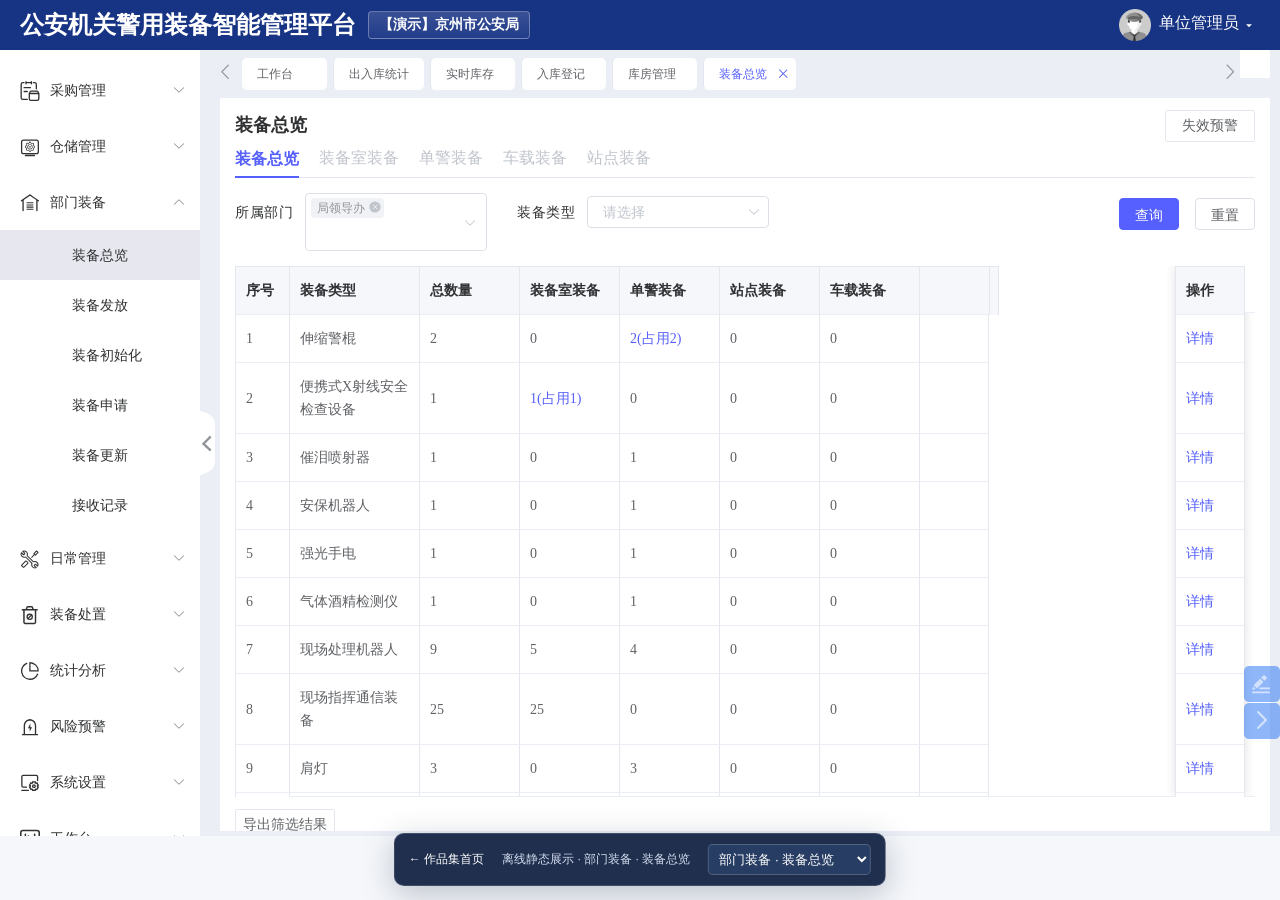
<file: pages/07-equipment-overview.html>
<!doctype html>
<html lang="zh-CN"><head><meta charset="utf-8"><link rel="stylesheet" href="../assets/a75b6a706706-main.css"><link rel="stylesheet" href="../assets/99733dc4d3de-font.css"><link rel="stylesheet" href="../assets/b8a30d08de4d-zkml-ui.css"><link rel="stylesheet" href="../assets/4b839b14a725-police-ui.css"><link rel="stylesheet" href="../assets/8e5123ddd7e0-default.css"><link rel="stylesheet" href="../assets/495cbee80b74-iconfont.css"><link rel="stylesheet" href="../assets/02607e779783-iconfont.css"><link href="../assets/ac1568eb8ac0-app.73de8ee4.css" rel="stylesheet"><style>.w-e-toolbar,
.w-e-text-container,
.w-e-menu-panel {
  padding: 0;
  margin: 0;
  box-sizing: border-box;
  background-color: #fff;
  /*表情菜单样式*/
  /*分割线样式*/
}
.w-e-toolbar h1,
.w-e-text-container h1,
.w-e-menu-panel h1 {
  font-size: 32px !important;
}
.w-e-toolbar h2,
.w-e-text-container h2,
.w-e-menu-panel h2 {
  font-size: 24px !important;
}
.w-e-toolbar h3,
.w-e-text-container h3,
.w-e-menu-panel h3 {
  font-size: 18.72px !important;
}
.w-e-toolbar h4,
.w-e-text-container h4,
.w-e-menu-panel h4 {
  font-size: 16px !important;
}
.w-e-toolbar h5,
.w-e-text-container h5,
.w-e-menu-panel h5 {
  font-size: 13.28px !important;
}
.w-e-toolbar p,
.w-e-text-container p,
.w-e-menu-panel p {
  font-size: 16px !important;
}
.w-e-toolbar .eleImg,
.w-e-text-container .eleImg,
.w-e-menu-panel .eleImg {
  cursor: pointer;
  display: inline-block;
  font-size: 18px;
  padding: 0 3px;
}
.w-e-toolbar *,
.w-e-text-container *,
.w-e-menu-panel * {
  padding: 0;
  margin: 0;
  box-sizing: border-box;
}
.w-e-toolbar hr,
.w-e-text-container hr,
.w-e-menu-panel hr {
  cursor: pointer;
  display: block;
  height: 0px;
  border: 0;
  border-top: 3px solid #ccc;
  margin: 20px 0;
}
.w-e-clear-fix:after {
  content: "";
  display: table;
  clear: both;
}
.w-e-drop-list-item {
  position: relative;
  top: 1px;
  padding-right: 7px;
  color: #333 !important;
}
.w-e-drop-list-tl {
  padding-left: 10px;
  text-align: left;
}
</style><style>@font-face {
  font-family: 'w-e-icon';
  src: url("[data-uri]") format('truetype');
  font-weight: normal;
  font-style: normal;
}
[class^="w-e-icon-"],
[class*=" w-e-icon-"] {
  /* use !important to prevent issues with browser extensions that change fonts */
  font-family: 'w-e-icon' !important;
  speak: none;
  font-style: normal;
  font-weight: normal;
  font-variant: normal;
  text-transform: none;
  line-height: 1;
  /* Better Font Rendering =========== */
  -webkit-font-smoothing: antialiased;
  -moz-osx-font-smoothing: grayscale;
}
.w-e-icon-close:before {
  content: "\f00d";
}
.w-e-icon-upload2:before {
  content: "\e9c6";
}
.w-e-icon-trash-o:before {
  content: "\f014";
}
.w-e-icon-header:before {
  content: "\f1dc";
}
.w-e-icon-pencil2:before {
  content: "\e906";
}
.w-e-icon-paint-brush:before {
  content: "\f1fc";
}
.w-e-icon-image:before {
  content: "\e90d";
}
.w-e-icon-play:before {
  content: "\e912";
}
.w-e-icon-location:before {
  content: "\e947";
}
.w-e-icon-undo:before {
  content: "\e965";
}
.w-e-icon-redo:before {
  content: "\e966";
}
.w-e-icon-quotes-left:before {
  content: "\e977";
}
.w-e-icon-list-numbered:before {
  content: "\e9b9";
}
.w-e-icon-list2:before {
  content: "\e9bb";
}
.w-e-icon-link:before {
  content: "\e9cb";
}
.w-e-icon-happy:before {
  content: "\e9df";
}
.w-e-icon-bold:before {
  content: "\ea62";
}
.w-e-icon-underline:before {
  content: "\ea63";
}
.w-e-icon-italic:before {
  content: "\ea64";
}
.w-e-icon-strikethrough:before {
  content: "\ea65";
}
.w-e-icon-table2:before {
  content: "\ea71";
}
.w-e-icon-paragraph-left:before {
  content: "\ea77";
}
.w-e-icon-paragraph-center:before {
  content: "\ea78";
}
.w-e-icon-paragraph-right:before {
  content: "\ea79";
}
.w-e-icon-paragraph-justify:before {
  content: "\ea7a";
}
.w-e-icon-terminal:before {
  content: "\f120";
}
.w-e-icon-page-break:before {
  content: "\ea68";
}
.w-e-icon-cancel-circle:before {
  content: "\ea0d";
}
.w-e-icon-font:before {
  content: "\ea5c";
}
.w-e-icon-text-heigh:before {
  content: "\ea5f";
}
.w-e-icon-paint-format:before {
  content: "\e90c";
}
.w-e-icon-indent-increase:before {
  content: "\ea7b";
}
.w-e-icon-indent-decrease:before {
  content: "\ea7c";
}
.w-e-icon-row-height:before {
  content: "\e9be";
}
.w-e-icon-fullscreen_exit:before {
  content: "\e900";
}
.w-e-icon-fullscreen:before {
  content: "\e901";
}
.w-e-icon-split-line:before {
  content: "\ea0b";
}
.w-e-icon-checkbox-checked:before {
  content: "\ea52";
}
</style><style>.w-e-toolbar {
  display: flex;
  padding: 0 6px;
  flex-wrap: wrap;
  position: relative;
  /* 单个菜单 */
}
.w-e-toolbar .w-e-menu {
  position: relative;
  display: flex;
  width: 40px;
  height: 40px;
  align-items: center;
  justify-content: center;
  text-align: center;
  cursor: pointer;
}
.w-e-toolbar .w-e-menu i {
  color: #999;
}
.w-e-toolbar .w-e-menu:hover {
  background-color: #F6F6F6;
}
.w-e-toolbar .w-e-menu:hover i {
  color: #333;
}
.w-e-toolbar .w-e-active i {
  color: #1e88e5;
}
.w-e-toolbar .w-e-active:hover i {
  color: #1e88e5;
}
.w-e-menu-tooltip {
  position: absolute;
  display: flex;
  color: #f1f1f1;
  background-color: rgba(0, 0, 0, 0.75);
  box-shadow: 0 2px 8px 0 rgba(0, 0, 0, 0.15);
  border-radius: 4px;
  padding: 4px 5px 6px;
  justify-content: center;
  align-items: center;
}
.w-e-menu-tooltip-up::after {
  content: "";
  position: absolute;
  top: 100%;
  left: 50%;
  margin-left: -5px;
  border: 5px solid rgba(0, 0, 0, 0);
  border-top-color: rgba(0, 0, 0, 0.73);
}
.w-e-menu-tooltip-down::after {
  content: "";
  position: absolute;
  bottom: 100%;
  left: 50%;
  margin-left: -5px;
  border: 5px solid rgba(0, 0, 0, 0);
  border-bottom-color: rgba(0, 0, 0, 0.73);
}
.w-e-menu-tooltip-item-wrapper {
  font-size: 14px;
  margin: 0 5px;
}
</style><style>.w-e-text-container {
  position: relative;
  height: 100%;
}
.w-e-text-container .w-e-progress {
  position: absolute;
  background-color: #1e88e5;
  top: 0;
  left: 0;
  height: 1px;
}
.w-e-text-container .placeholder {
  color: #D4D4D4;
  position: absolute;
  font-size: 11pt;
  line-height: 22px;
  left: 10px;
  top: 10px;
  -webkit-user-select: none;
     -moz-user-select: none;
      -ms-user-select: none;
          user-select: none;
  z-index: -1;
}
.w-e-text {
  padding: 0 10px;
  overflow-y: auto;
}
.w-e-text p,
.w-e-text h1,
.w-e-text h2,
.w-e-text h3,
.w-e-text h4,
.w-e-text h5,
.w-e-text table,
.w-e-text pre {
  margin: 10px 0;
  line-height: 1.5;
}
.w-e-text ul,
.w-e-text ol {
  margin: 10px 0 10px 20px;
}
.w-e-text blockquote {
  display: block;
  border-left: 8px solid #d0e5f2;
  padding: 5px 10px;
  margin: 10px 0;
  line-height: 1.4;
  font-size: 100%;
  background-color: #f1f1f1;
}
.w-e-text code {
  display: inline-block;
  background-color: #f1f1f1;
  border-radius: 3px;
  padding: 3px 5px;
  margin: 0 3px;
}
.w-e-text pre code {
  display: block;
}
.w-e-text table {
  border-top: 1px solid #ccc;
  border-left: 1px solid #ccc;
}
.w-e-text table td,
.w-e-text table th {
  border-bottom: 1px solid #ccc;
  border-right: 1px solid #ccc;
  padding: 3px 5px;
  min-height: 30px;
  height: 30px;
}
.w-e-text table th {
  border-bottom: 2px solid #ccc;
  text-align: center;
  background-color: #f1f1f1;
}
.w-e-text:focus {
  outline: none;
}
.w-e-text img {
  cursor: pointer;
}
.w-e-text img:hover {
  box-shadow: 0 0 5px #333;
}
.w-e-text .w-e-todo {
  margin: 0 0 0 20px;
}
.w-e-text .w-e-todo li {
  list-style: none;
  font-size: 1em;
}
.w-e-text .w-e-todo li span:nth-child(1) {
  position: relative;
  left: -18px;
}
.w-e-text .w-e-todo li span:nth-child(1) input {
  position: absolute;
  margin-right: 3px;
}
.w-e-text .w-e-todo li span:nth-child(1) input[type=checkbox] {
  top: 50%;
  margin-top: -6px;
}
.w-e-tooltip {
  position: absolute;
  display: flex;
  color: #f1f1f1;
  background-color: rgba(0, 0, 0, 0.75);
  box-shadow: 0 2px 8px 0 rgba(0, 0, 0, 0.15);
  border-radius: 4px;
  padding: 4px 5px 6px;
  justify-content: center;
  align-items: center;
}
.w-e-tooltip-up::after {
  content: "";
  position: absolute;
  top: 100%;
  left: 50%;
  margin-left: -5px;
  border: 5px solid rgba(0, 0, 0, 0);
  border-top-color: rgba(0, 0, 0, 0.73);
}
.w-e-tooltip-down::after {
  content: "";
  position: absolute;
  bottom: 100%;
  left: 50%;
  margin-left: -5px;
  border: 5px solid rgba(0, 0, 0, 0);
  border-bottom-color: rgba(0, 0, 0, 0.73);
}
.w-e-tooltip-item-wrapper {
  cursor: pointer;
  font-size: 14px;
  margin: 0 5px;
}
.w-e-tooltip-item-wrapper:hover {
  color: #ccc;
  text-decoration: underline;
}
</style><style>.w-e-menu .w-e-panel-container {
  position: absolute;
  top: 0;
  left: 50%;
  border: 1px solid #ccc;
  border-top: 0;
  box-shadow: 1px 1px 2px #ccc;
  color: #333;
  background-color: #fff;
  text-align: left;
  /* 为 emotion panel 定制的样式 */
  /* 上传图片、上传视频的 panel 定制样式 */
}
.w-e-menu .w-e-panel-container .w-e-panel-close {
  position: absolute;
  right: 0;
  top: 0;
  padding: 5px;
  margin: 2px 5px 0 0;
  cursor: pointer;
  color: #999;
}
.w-e-menu .w-e-panel-container .w-e-panel-close:hover {
  color: #333;
}
.w-e-menu .w-e-panel-container .w-e-panel-tab-title {
  list-style: none;
  display: flex;
  font-size: 14px;
  margin: 2px 10px 0 10px;
  border-bottom: 1px solid #f1f1f1;
}
.w-e-menu .w-e-panel-container .w-e-panel-tab-title .w-e-item {
  padding: 3px 5px;
  color: #999;
  cursor: pointer;
  margin: 0 3px;
  position: relative;
  top: 1px;
}
.w-e-menu .w-e-panel-container .w-e-panel-tab-title .w-e-active {
  color: #333;
  border-bottom: 1px solid #333;
  cursor: default;
  font-weight: 700;
}
.w-e-menu .w-e-panel-container .w-e-panel-tab-content {
  padding: 10px 15px 10px 15px;
  font-size: 16px;
  /* 输入框的样式 */
  /* 按钮的样式 */
}
.w-e-menu .w-e-panel-container .w-e-panel-tab-content input:focus,
.w-e-menu .w-e-panel-container .w-e-panel-tab-content textarea:focus,
.w-e-menu .w-e-panel-container .w-e-panel-tab-content button:focus {
  outline: none;
}
.w-e-menu .w-e-panel-container .w-e-panel-tab-content textarea {
  width: 100%;
  border: 1px solid #ccc;
  padding: 5px;
  margin-top: 10px;
}
.w-e-menu .w-e-panel-container .w-e-panel-tab-content textarea:focus {
  border-color: #1e88e5;
}
.w-e-menu .w-e-panel-container .w-e-panel-tab-content input[type=text] {
  border: none;
  border-bottom: 1px solid #ccc;
  font-size: 14px;
  height: 20px;
  color: #333;
  text-align: left;
}
.w-e-menu .w-e-panel-container .w-e-panel-tab-content input[type=text].small {
  width: 30px;
  text-align: center;
}
.w-e-menu .w-e-panel-container .w-e-panel-tab-content input[type=text].block {
  display: block;
  width: 100%;
  margin: 10px 0;
}
.w-e-menu .w-e-panel-container .w-e-panel-tab-content input[type=text]:focus {
  border-bottom: 2px solid #1e88e5;
}
.w-e-menu .w-e-panel-container .w-e-panel-tab-content .w-e-button-container button {
  font-size: 14px;
  color: #1e88e5;
  border: none;
  padding: 5px 10px;
  background-color: #fff;
  cursor: pointer;
  border-radius: 3px;
}
.w-e-menu .w-e-panel-container .w-e-panel-tab-content .w-e-button-container button.left {
  float: left;
  margin-right: 10px;
}
.w-e-menu .w-e-panel-container .w-e-panel-tab-content .w-e-button-container button.right {
  float: right;
  margin-left: 10px;
}
.w-e-menu .w-e-panel-container .w-e-panel-tab-content .w-e-button-container button.gray {
  color: #999;
}
.w-e-menu .w-e-panel-container .w-e-panel-tab-content .w-e-button-container button.red {
  color: #c24f4a;
}
.w-e-menu .w-e-panel-container .w-e-panel-tab-content .w-e-button-container button:hover {
  background-color: #f1f1f1;
}
.w-e-menu .w-e-panel-container .w-e-panel-tab-content .w-e-button-container:after {
  content: "";
  display: table;
  clear: both;
}
.w-e-menu .w-e-panel-container .w-e-emoticon-container .w-e-item {
  cursor: pointer;
  font-size: 18px;
  padding: 0 3px;
  display: inline-block;
}
.w-e-menu .w-e-panel-container .w-e-up-img-container,
.w-e-menu .w-e-panel-container .w-e-up-video-container {
  text-align: center;
}
.w-e-menu .w-e-panel-container .w-e-up-img-container .w-e-up-btn,
.w-e-menu .w-e-panel-container .w-e-up-video-container .w-e-up-btn {
  display: inline-block;
  color: #999;
  cursor: pointer;
  font-size: 60px;
  line-height: 1;
}
.w-e-menu .w-e-panel-container .w-e-up-img-container .w-e-up-btn:hover,
.w-e-menu .w-e-panel-container .w-e-up-video-container .w-e-up-btn:hover {
  color: #333;
}
</style><style>.w-e-toolbar .w-e-droplist {
  position: absolute;
  left: 0;
  top: 0;
  background-color: #fff;
  border: 1px solid #f1f1f1;
  border-right-color: #ccc;
  border-bottom-color: #ccc;
}
.w-e-toolbar .w-e-droplist .w-e-dp-title {
  text-align: center;
  color: #999;
  line-height: 2;
  border-bottom: 1px solid #f1f1f1;
  font-size: 13px;
}
.w-e-toolbar .w-e-droplist ul.w-e-list {
  list-style: none;
  line-height: 1;
}
.w-e-toolbar .w-e-droplist ul.w-e-list li.w-e-item {
  color: #333;
  padding: 5px 0;
}
.w-e-toolbar .w-e-droplist ul.w-e-list li.w-e-item:hover {
  background-color: #f1f1f1;
}
.w-e-toolbar .w-e-droplist ul.w-e-block {
  list-style: none;
  text-align: left;
  padding: 5px;
}
.w-e-toolbar .w-e-droplist ul.w-e-block li.w-e-item {
  display: inline-block;
  padding: 3px 5px;
}
.w-e-toolbar .w-e-droplist ul.w-e-block li.w-e-item:hover {
  background-color: #f1f1f1;
}
</style><style>.w-e-text-container {
  overflow: hidden;
}
.w-e-img-drag-mask {
  position: absolute;
  z-index: 1;
  border: 1px dashed #ccc;
  box-sizing: border-box;
}
.w-e-img-drag-mask .w-e-img-drag-rb {
  position: absolute;
  right: -5px;
  bottom: -5px;
  width: 16px;
  height: 16px;
  border-radius: 50%;
  background: #ccc;
  cursor: se-resize;
}
.w-e-img-drag-mask .w-e-img-drag-show-size {
  min-width: 110px;
  height: 22px;
  line-height: 22px;
  font-size: 14px;
  color: #999;
  position: absolute;
  left: 0;
  top: 0;
  background-color: #999;
  color: #fff;
  border-radius: 2px;
  padding: 0 5px;
}
</style><style>.w-e-table {
  display: flex;
}
.w-e-table .w-e-table-input {
  width: 40px;
  text-align: center!important;
  margin: 0 5px;
}
</style><style>.w-e-full-screen-editor {
  position: fixed;
  width: 100%!important;
  height: 100%!important;
  left: 0;
  top: 0;
}
</style><style>.w-e-content-mantle {
  width: 100%;
  height: 100%;
  overflow-y: auto;
}
.w-e-content-mantle .w-e-content-preview {
  width: 100%;
  min-height: 100%;
  padding: 0 10px;
  line-height: 1.5;
}
.w-e-content-mantle .w-e-content-preview img {
  cursor: default;
}
.w-e-content-mantle .w-e-content-preview img:hover {
  box-shadow: none;
}
.w-e-menue-mantle {
  position: absolute;
  height: 100%;
  width: 100%;
  top: 0;
  left: 0;
}
</style><style type="text/css">.el-select-tree{display:inline-block}.el-select-tree .el-input__icon{cursor:pointer;-webkit-transition:-webkit-transform .3s;transition:-webkit-transform .3s;transition:transform .3s;transition:transform .3s,-webkit-transform .3s}.el-select-tree .el-input__icon-close{display:none}.el-select-tree .el-input__inner{cursor:pointer;padding-right:30px}.el-select-tree .el-input:hover:not(.is-disabled) .el-input__inner{border-color:#c0c4cc}.el-select-tree .el-input:hover:not(.is-disabled).is-selected.is-clearable .el-input__icon-close{display:inline-block}.el-select-tree .el-input:hover:not(.is-disabled).is-selected.is-clearable .el-input__icon-arrow-down{display:none}.el-select-tree .el-input.is-active .el-input__icon-arrow-down{-webkit-transform:rotate(-180deg);-ms-transform:rotate(-180deg);transform:rotate(-180deg)}.el-select-tree .el-input.is-active .el-input__inner{border-color:#409eff}.el-select-tree__popover{padding:0!important;border:1px solid #e4e7ed!important;border-radius:4px!important}.el-select-tree__popover .popper__arrow{left:35px!important}.el-select-tree__popover .el-tree-node__expand-icon.is-leaf{cursor:pointer}.el-select-tree__list{overflow-y:auto}.el-select-tree__list::-webkit-scrollbar-track-piece{background:#d3dce6}.el-select-tree__list::-webkit-scrollbar{width:4px}.el-select-tree__list::-webkit-scrollbar-thumb{background:#99a9bf}.el-select-tree__item{position:relative;white-space:nowrap;padding-right:20px}.el-select-tree__item.is-selected{color:#409eff;font-weight:bolder}.el-select-tree__item.is-disabled{color:#bbb;cursor:not-allowed}</style><link rel="stylesheet" type="text/css" href="../assets/f544667966f7-chunk-37cae670.21fa696d.css"><link rel="stylesheet" type="text/css" href="../assets/c38882f746fa-chunk-a2f9f28c.5c264e4e.css"><link rel="stylesheet" type="text/css" href="../assets/88d1f2d2cb9c-chunk-308e155c.c3f1a222.css"><link rel="stylesheet" type="text/css" href="../assets/7e0d08e3c566-chunk-595ae810.dafb4366.css"><link rel="stylesheet" type="text/css" href="../assets/9a50e0ee8602-chunk-21f54617.8dccbaa2.css"><link rel="stylesheet" type="text/css" href="../assets/2b93351a8be4-chunk-653d23fe.9751bac7.css"><link rel="stylesheet" type="text/css" href="../assets/012712c6f304-chunk-65b8d03e.e5b3d646.css"><link rel="stylesheet" type="text/css" href="../assets/35f9f73c01af-chunk-7ed53cdc.fc15d1c7.css"><link rel="stylesheet" type="text/css" href="../assets/742002075a6b-chunk-8f26ee44.5d0b5383.css"><link rel="stylesheet" type="text/css" href="../assets/d91299909bc8-chunk-68972316.8209689f.css"><title>部门装备 · 装备总览 · 静态作品集</title><meta name="viewport" content="width=device-width,initial-scale=1"><meta http-equiv="Content-Security-Policy" content="default-src 'self' data: blob:; script-src 'self'; style-src 'self' 'unsafe-inline'; img-src 'self' data: blob:; font-src 'self' data:; connect-src 'none'; form-action 'none';"><link rel="stylesheet" href="../offline.css"></head><body><div id="portfolio-bar"><a href="../index.html">← 作品集首页</a><span>离线静态展示 · 部门装备 · 装备总览</span><select id="portfolio-page-select" aria-label="切换展示页面"><option value="01-portal.html">功能门户</option><option value="02-workbench.html">装备工作台</option><option value="03-stock-statistics.html">库存概览 · 出入库统计</option><option value="04-live-stock.html">库存概览 · 实时库存</option><option value="05-inbound-form.html">装备入库 · 入库登记</option><option value="06-warehouse.html">库房管理</option><option value="07-equipment-overview.html" selected>部门装备 · 装备总览</option><option value="08-personal-equipment.html">部门装备 · 单警装备</option><option value="09-borrow-records.html">日常管理 · 装备借用</option><option value="10-maintenance-warning.html">风险预警 · 保养预警</option><option value="11-expiry-warning.html">风险预警 · 失效预警</option><option value="12-borrow-form.html">日常管理 · 借用登记</option></select></div><svg style="position:absolute;width:0;height:0;overflow:hidden"><defs><symbol id="icon-caigouguanli_icon" viewbox="0 0 1024 1024"><path d="M406.045853 944.54039a33.784626 33.784626 0 0 1-33.84179 33.841791H151.717935a126.049238 126.049238 0 0 1-125.763412-125.763413V177.212081A126.049238 126.049238 0 0 1 151.717935 51.448669h52.763468a33.841791 33.841791 0 1 1 0 67.683581H151.717935A58.365656 58.365656 0 0 0 93.638105 177.212081v675.235192A58.365656 58.365656 0 0 0 151.717935 910.698599h220.371797a33.784626 33.784626 0 0 1 33.956121 33.841791z m274.735891-825.40814h64.539496A58.365656 58.365656 0 0 1 803.40107 177.212081v219.056997a33.841791 33.841791 0 1 0 67.683582 0V177.212081a126.049238 126.049238 0 0 0-125.763412-125.763412h-64.539496a33.841791 33.841791 0 1 0 0 67.683581z m-373.117178 54.592754a33.784626 33.784626 0 0 0 33.841791-33.841791v-19.150337h206.423491v19.150337a33.841791 33.841791 0 1 0 67.683582 0V33.841791a33.841791 33.841791 0 1 0-67.683582 0v19.150338H341.506357V33.841791a33.841791 33.841791 0 1 0-67.683582 0v106.041422a33.784626 33.784626 0 0 0 33.898956 33.841791z m-97.923966 136.053146a33.841791 33.841791 0 1 0 0 67.683582H534.72469a33.841791 33.841791 0 1 0 0-67.683582z m162.406297 194.704628H209.7406a33.841791 33.841791 0 1 0 0 67.683582h162.406297a33.841791 33.841791 0 0 0 0-67.683582zM997.762707 640.250098v268.67638a115.245018 115.245018 0 0 1-115.073522 115.073522H557.590765A115.245018 115.245018 0 0 1 442.517243 908.926478v-268.67638a36.014068 36.014068 0 0 1 3.372746-14.862949l49.390722-101.068051a77.458829 77.458829 0 0 1 69.055546-43.102551h311.550271a77.173003 77.173003 0 0 1 69.055546 43.102551l49.390722 101.068051a30.297549 30.297549 0 0 1 3.429911 14.862949zM555.818644 554.10216l-25.495673 52.363312h379.405348l-25.495674-52.363312a9.26076 9.26076 0 0 0-8.346117-5.202032H564.107596a9.546586 9.546586 0 0 0-8.231787 5.144867z m374.260481 120.046894H510.029329v234.377268a47.38994 47.38994 0 0 0 47.38994 47.38994h325.269916a47.38994 47.38994 0 0 0 47.38994-47.38994z" fill="#303133"></path></symbol><symbol id="icon-iconzuocelan-cangchuguanli-zb" viewbox="0 0 1024 1024"><path d="M840.082021 124.191048H181.229307A131.808952 131.808952 0 0 0 49.548387 256v494.203551a131.808952 131.808952 0 0 0 131.744936 131.808952h658.852714a131.808952 131.808952 0 0 0 131.744936-131.744936V256.064016a131.808952 131.808952 0 0 0-131.744936-131.872968z m65.936484 625.948487a66.0005 66.0005 0 0 1-65.872468 65.936484H181.229307a66.0005 66.0005 0 0 1-65.872468-65.872468v-494.203551A66.0005 66.0005 0 0 1 181.229307 190.127532h658.91673a65.936484 65.936484 0 0 1 65.872468 65.872468v494.203551z m-164.713179 164.713178H280.006002a32.968242 32.968242 0 1 0 0 65.872468h460.915228a32.968242 32.968242 0 0 0 0-65.872468z m0 0" fill="#303133"></path><path d="M746.490623 451.44086l-23.173794-6.785696a206.707677 206.707677 0 0 0-20.933233-51.980995l12.099025-21.381346a17.988497 17.988497 0 0 0 0-23.685921l-46.859715-46.923731a19.204801 19.204801 0 0 0-9.602401-4.48112 34.312578 34.312578 0 0 0-14.083521 4.48112l-20.869217 14.147537a149.285321 149.285321 0 0 0-54.285571-25.990498l-7.297825-23.685921c-2.24056-9.602401-7.36184-16.388097-16.388097-16.388097H476.215054c-6.785696 0-14.083521 7.36184-16.388097 16.388097l-4.481121 23.685921a204.403101 204.403101 0 0 0-54.221555 21.445361l-21.445361-11.84296a25.606402 25.606402 0 0 0-11.842961-4.545137c-4.545136 0-7.297824 0-9.602401 4.545137l-46.859715 46.859715a18.052513 18.052513 0 0 0 0 23.749937l11.906977 21.445361a165.225306 165.225306 0 0 0-23.749937 54.221556l-23.749938 7.297824c-9.602401 2.304576-16.388097 7.36184-16.388097 16.388097v68.369093c0 9.602401 9.602401 14.083521 16.388097 16.324081l23.749938 7.36184a224.056014 224.056014 0 0 0 21.445361 51.980995l-11.842961 21.445362a17.988497 17.988497 0 0 0 0 23.685921l46.859715 46.923731a18.436609 18.436609 0 0 0 9.602401 4.48112 34.248562 34.248562 0 0 0 14.083521-4.48112l21.445361-14.147537a200.242061 200.242061 0 0 0 51.980995 21.509377l7.361841 23.685922c2.24056 9.602401 7.297824 16.388097 16.324081 16.388097h67.792948c9.602401 0 14.083521-9.602401 16.388097-16.388097l7.361841-23.685922a199.153788 199.153788 0 0 0 51.916979-21.509377l21.509377 14.147537a34.056514 34.056514 0 0 0 14.083521 4.48112c4.48112 0 7.36184 0 9.602401-4.48112l46.923731-46.923731a18.756689 18.756689 0 0 0 0-23.685921l-11.906977-21.445362a200.562141 200.562141 0 0 0 21.445361-51.980995l23.685922-7.36184c9.666417-2.24056 16.388097-7.297824 16.388097-16.324081V468.405101a14.467617 14.467617 0 0 0-15.491873-16.964241z m-22.725682 75.666917l-21.893473 6.785696a26.694674 26.694674 0 0 0-15.043761 15.107777 270.083521 270.083521 0 0 1-17.156289 43.210803 20.613153 20.613153 0 0 0 0 21.893473l10.882721 19.71693-36.937235 37.00125-19.780945-10.946737a15.491873 15.491873 0 0 0-10.434609-2.624656 20.421105 20.421105 0 0 0-10.946736 2.112528 140.835209 140.835209 0 0 1-43.210803 17.156289 25.606402 25.606402 0 0 0-15.107777 15.107777l-6.785696 21.829458h-52.045012l-6.785696-21.829458a25.606402 25.606402 0 0 0-15.043761-15.107777 264.770193 264.770193 0 0 1-43.210803-17.156289 21.445361 21.445361 0 0 0-10.946736-2.112528 20.293073 20.293073 0 0 0-10.882721 2.112528l-19.780945 10.946737-36.425107-39.049763 10.946737-19.780945a20.677169 20.677169 0 0 0 0-21.893473 141.283321 141.283321 0 0 1-17.220305-43.146787 25.606402 25.606402 0 0 0-15.043761-15.107777l-21.893473-6.785696v-52.045011l21.893473-6.785697a26.822706 26.822706 0 0 0 15.043761-15.107777 265.410353 265.410353 0 0 1 17.220305-43.210803 20.677169 20.677169 0 0 0 0-21.893473l-10.946737-14.531633 36.937235-36.937234 19.844961 10.946737a24.582146 24.582146 0 0 0 10.882721 2.048512 20.741185 20.741185 0 0 0 10.946736-2.048512 141.539385 141.539385 0 0 1 43.210803-17.15629 25.606402 25.606402 0 0 0 15.107777-15.107776l6.785696-21.829458h52.045012l6.785696 21.829458a25.606402 25.606402 0 0 0 15.107777 15.107776 264.834209 264.834209 0 0 1 43.146787 17.15629 20.741185 20.741185 0 0 0 10.946736 2.048512 21.509377 21.509377 0 0 0 10.946737-2.048512l19.780945-10.946737 34.824706 36.937234-10.88272 17.156289a20.677169 20.677169 0 0 0 0 21.829458 142.243561 142.243561 0 0 1 17.156289 43.210802 25.606402 25.606402 0 0 0 15.107777 15.107777l21.893473 6.785697v52.045011h1.024256zM511.423856 364.891223a136.162041 136.162041 0 1 0 0 272.260065 134.945736 134.945736 0 0 0 136.098024-136.098025A140.067017 140.067017 0 0 0 511.615904 364.891223z m0 28.423106a104.218055 104.218055 0 0 1 88.150037 46.475618l-57.614403 30.59965a42.506627 42.506627 0 0 0-30.59965-13.187296 38.409602 38.409602 0 0 0-30.59965 13.187296l-57.03826-30.59965a107.162791 107.162791 0 0 1 87.893974-46.475618zM500.349087 608.792198a105.946487 105.946487 0 0 1-96.664166-107.738935 86.101525 86.101525 0 0 1 8.962241-41.738434l57.038259 30.59965c0 4.225056-2.112528 6.849712-2.112528 11.074768a42.314579 42.314579 0 0 0 33.224306 41.738435c-0.32008 0.064016-0.32008 66.064516-0.32008 66.064516z m-11.138784-107.738935a22.341585 22.341585 0 0 1 22.213553-22.213553 21.125281 21.125281 0 0 1 22.213553 22.213553 22.213553 22.213553 0 1 1-44.427106 0z m129.952488 0A108.827207 108.827207 0 0 1 522.434609 608.792198V542.791698a45.323331 45.323331 0 0 0 33.288322-41.738435 20.805201 20.805201 0 0 0-2.112528-11.074768l56.974243-30.59965a130.976744 130.976744 0 0 1 8.706177 41.674418z m0 0" fill="#303133"></path></symbol><symbol id="icon-iconzuocelan-zhaungbeishiguanli-zb" viewbox="0 0 1024 1024"><path d="M962.288572 371.932983s-424.234059-298.314579-427.626907-300.875219c-26.054514-18.116529-26.054514-18.116529-53.325331 1.152289L54.861715 371.932983a31.623906 31.623906 0 0 0-4.545136 44.235059 32.008002 32.008002 0 0 0 43.082771 10.242561l29.511378-21.573394v495.675919a34.12053 34.12053 0 0 0 34.056514 34.056514 33.416354 33.416354 0 0 0 34.056514-34.056514V359.513878l317.583396-224.568142 323.408852 227.960991v538.758689a34.056514 34.056514 0 1 0 68.049012 0V411.622906l22.661666 14.723681a32.008002 32.008002 0 0 0 43.08277-10.242561 32.52013 32.52013 0 0 0-3.392848-44.235059z m-627.356839 256.064016a14.275569 14.275569 0 0 0 14.723681 14.723681h323.28082a14.275569 14.275569 0 0 0 14.723681-14.723681v-28.935234a14.275569 14.275569 0 0 0-14.723681-14.72368h-323.28082a14.275569 14.275569 0 0 0-14.723681 14.72368v29.511378z m0 111.131783a14.275569 14.275569 0 0 0 14.723681 14.723681h323.28082a14.275569 14.275569 0 0 0 14.723681-14.723681v-29.511378a14.275569 14.275569 0 0 0-14.723681-14.723681h-323.28082a14.275569 14.275569 0 0 0-14.723681 14.723681v29.511378z m14.723681-211.252813h323.28082a14.275569 14.275569 0 0 0 14.723681-14.723681v-29.511378a14.275569 14.275569 0 0 0-14.723681-14.723681h-323.28082a14.275569 14.275569 0 0 0-14.723681 14.723681v29.511378a14.979745 14.979745 0 0 0 14.723681 14.723681z m-14.723681 317.583396a14.275569 14.275569 0 0 0 14.723681 14.723681h323.28082a14.275569 14.275569 0 0 0 14.723681-14.723681v-28.743186a14.275569 14.275569 0 0 0-14.723681-14.723681h-323.28082a14.275569 14.275569 0 0 0-14.723681 14.723681v29.511378z" fill="#303133"></path></symbol><symbol id="icon-iconzuocelan-weibaoguanli-zb" viewbox="0 0 1024 1024"><path d="M219.428571 74.166729a181.737283 181.737283 0 0 0-84.085489 19.1976 27.132608 27.132608 0 0 0-8.126984 43.386577l92.212473 92.212474-32.571928 32.571928-92.212474-92.212473a24.63692 24.63692 0 0 0-19.1976-8.126984 26.044744 26.044744 0 0 0-24.380952 16.253968 190.760155 190.760155 0 0 0 35.259592 219.748531 182.249219 182.249219 0 0 0 132.911386 54.265217 159.148106 159.148106 0 0 0 62.392201-10.87864l301.082365 301.082365a191.976003 191.976003 0 0 0 43.386577 198.055243 191.976003 191.976003 0 0 0 216.996875 35.259592 27.132608 27.132608 0 0 0 8.126984-43.386576l-92.212473-92.212474 32.571928-32.571928 92.212474 92.212473a24.63692 24.63692 0 0 0 19.1976 8.126984 26.044744 26.044744 0 0 0 24.252968-16.381952 190.760155 190.760155 0 0 0-35.259592-219.748532 193.063867 193.063867 0 0 0-198.055243-43.386576L392.846894 326.551181a191.976003 191.976003 0 0 0-43.386577-198.055243 182.697163 182.697163 0 0 0-130.223722-54.265217z m-35.259592 244.129484a53.561305 53.561305 0 0 0 37.947256-16.253968l32.571929-32.571929a52.473441 52.473441 0 0 0 0-75.958505l-62.392201-62.392201c8.126984 0 16.253968-2.687664 24.444944-2.687664a127.216098 127.216098 0 0 1 94.96413 40.698913 136.686914 136.686914 0 0 1 32.571928 140.782402 51.193601 51.193601 0 0 0 13.566305 56.952881l301.082364 301.082364a53.561305 53.561305 0 0 0 37.947257 16.253969 46.138233 46.138233 0 0 0 19.1976-2.687664 132.143482 132.143482 0 0 1 140.782402 32.571928 132.207474 132.207474 0 0 1 37.947257 119.345082l-62.392201-62.392201a52.473441 52.473441 0 0 0-75.958505 0l-32.571929 32.571929a52.473441 52.473441 0 0 0 0 75.958505l62.392201 62.392201c-8.126984 0-16.253968 2.687664-24.444944 2.687664a127.216098 127.216098 0 0 1-94.96413-40.698913 136.686914 136.686914 0 0 1-32.571928-140.782402 51.193601 51.193601 0 0 0-13.566304-56.952881L319.640045 405.133358a53.561305 53.561305 0 0 0-37.947257-16.253968 52.985377 52.985377 0 0 0-19.1976 2.687664 132.143482 132.143482 0 0 1-140.782402-32.571928 132.207474 132.207474 0 0 1-37.947257-119.345082l62.392201 62.392201a53.561305 53.561305 0 0 0 38.011249 16.253968z" fill="#333333"></path><path d="M303.514061 589.558305a53.561305 53.561305 0 0 0-37.947257 16.253968L70.263217 801.179853a52.473441 52.473441 0 0 0 0 75.958505l75.958505 75.958505a52.473441 52.473441 0 0 0 75.958505 0l195.303588-195.303587a52.473441 52.473441 0 0 0 0-75.958505L341.525309 605.876265a45.498313 45.498313 0 0 0-38.011248-16.31796zM186.856643 915.085614l-75.958505-75.958505 195.303587-195.303587 76.278465 75.958505L186.856643 915.085614z m659.11761-775.83902l37.947257 37.947257-94.96413 94.964129-19.1976-19.1976-19.1976-19.1976 94.964129-94.96413m0-65.079865a24.63692 24.63692 0 0 0-19.1976 8.126984l-132.207474 133.35933a26.23672 26.23672 0 0 0 0 37.947257l19.1976 19.1976-133.103362 132.783402a26.23672 26.23672 0 0 0 0 37.947257 26.23672 26.23672 0 0 0 37.947257 0l132.911386-132.911386 19.1976 19.1976a26.23672 26.23672 0 0 0 37.947257 0l132.911386-132.911386a26.23672 26.23672 0 0 0 0-37.947257L865.171854 82.549681a21.11736 21.11736 0 0 0-19.197601-8.126984z" fill="#333333"></path></symbol><symbol id="icon-iconzuocelan-baofeiguanli-zb" viewbox="0 0 1024 1024"><path d="M899.936984 209.972493a19.972993 19.972993 0 0 0-14.659665-5.889472h-179.244811l-40.20205-102.425607a88.790198 88.790198 0 0 0-31.111778-39.305826A67.088772 67.088772 0 0 0 590.867717 46.859715H404.389097a85.397349 85.397349 0 0 0-45.707427 15.747937 79.315829 79.315829 0 0 0-31.111778 39.305826l-40.20205 102.425607H109.979495a19.972993 19.972993 0 0 0-14.659665 5.889472 13.699425 13.699425 0 0 0-3.648912 13.763441v39.305826a18.500625 18.500625 0 0 0 5.505376 13.763441 13.827457 13.827457 0 0 0 12.803201 5.889473h54.861715v583.313828a138.146537 138.146537 0 0 0 27.39885 86.485622 81.172293 81.172293 0 0 0 65.808452 35.40085h480.888222a78.483621 78.483621 0 0 0 65.808452-37.321331 148.005001 148.005001 0 0 0 27.39885-88.406101V282.630658h54.989747a16.068017 16.068017 0 0 0 12.803201-5.889473 22.085521 22.085521 0 0 0 5.505377-13.763441v-39.24181a22.085521 22.085521 0 0 0-5.505377-13.763441z m-502.845711-76.819205a18.564641 18.564641 0 0 1 9.154288-7.873968h182.829708c3.648912 0 7.297824 3.904976 9.154288 5.889472l29.255314 72.722181H367.771943z m347.414854 772.225057l-5.505377 5.889472H258.112528q-2.752688 0-5.505376-5.889472a83.604901 83.604901 0 0 1-12.803201-41.290323V282.630658h517.505376v581.649412a77.843461 77.843461 0 0 1-12.8032 41.290323z" fill="#303133"></path><path d="M497.596399 440.046012a165.865466 165.865466 0 1 0 165.865466 165.865466 166.44161 166.44161 0 0 0-165.865466-165.865466z m0 66.32058a96.792198 96.792198 0 0 1 43.146787 9.92248l-132.705176 132.705177a96.856214 96.856214 0 0 1-9.922481-43.146787A99.80095 99.80095 0 0 1 497.596399 506.366592z m0 199.025756a96.728182 96.728182 0 0 1-43.146787-9.922481l132.705177-132.705176a96.792198 96.792198 0 0 1 9.92248 43.146787 99.80095 99.80095 0 0 1-99.48087 99.544886z" fill="#303133"></path></symbol><symbol id="icon-iconzuocelan-tongjifenxi-zb" viewbox="0 0 1024 1024"><path d="M507.006752 966.64166A455.6019 455.6019 0 0 1 331.154789 90.326582a32.52013 32.52013 0 1 1 25.158289 59.982995 390.88172 390.88172 0 1 0 512.128032 511.103776 32.648162 32.648162 0 0 1 60.175044 25.030258A455.729932 455.729932 0 0 1 507.070768 966.64166z m424.106026-423.145786H507.006752a32.584146 32.584146 0 0 1-32.648162-32.52013v-423.145787a32.584146 32.584146 0 0 1 32.648162-32.52013 456.818205 456.818205 0 0 1 456.754188 455.729933 32.584146 32.584146 0 0 1-32.648162 32.52013zM539.654914 478.391598h357.529382A391.649912 391.649912 0 0 0 539.654914 121.694424z" fill="#303133"></path></symbol><symbol id="icon-yujingzhongxin_icon" viewbox="0 0 1024 1024"><path d="M508.928 107.9808a296.2944 296.2944 0 0 1 123.5456 26.88 321.28 321.28 0 0 1 101.9904 72.8576 343.04 343.04 0 0 1 68.9152 108.0832 353.28 353.28 0 0 1 25.344 131.9424v419.5328h66.1504a35.84 35.84 0 0 1 1.1264 71.68h-768a35.84 35.84 0 0 1-1.28-71.68h61.5936l-0.3072-419.072a353.28 353.28 0 0 1 25.6-132.1984 340.992 340.992 0 0 1 68.9664-108.032 320.6144 320.6144 0 0 1 101.5296-72.9088 302.336 302.336 0 0 1 124.8768-27.0848z m0 71.68a244.5824 244.5824 0 0 0-178.688 78.7968 274.3808 274.3808 0 0 0-74.496 189.44l0.3072 419.4816h504.832v-419.328a274.688 274.688 0 0 0-74.4448-189.44 242.1248 242.1248 0 0 0-177.8176-78.9504z m20.1728 146.4832v198.7072h86.3232l-119.4496 234.3936v-189.44H406.7328l122.624-243.3536z" fill="#303133"></path></symbol><symbol id="icon-iconzuocelan-xitongshezhi-zb" viewbox="0 0 1024 1024"><path d="M930.28057 673.256314a91.542886 91.542886 0 0 0-0.32008-9.538385l50.508627-29.191297-100.697174-174.379595-50.508627 29.191298c-5.377344-3.328832-10.882721-6.4016-16.452113-9.538385v-58.254564H611.416854v58.382596a161.00025 161.00025 0 0 0-16.452113 9.538385l-50.508627-29.191298-100.697174 174.379595 50.508627 29.191297c0 3.2008-0.32008 6.4016-0.32008 9.538385a90.454614 90.454614 0 0 0 0.32008 9.538385l-50.508627 29.191298 100.697174 174.379594 50.508627-29.191297c5.377344 3.328832 10.882721 6.4016 16.452113 9.538384v58.062516h201.074269v-58.382596a161.00025 161.00025 0 0 0 16.452113-9.538384l50.508627 29.191297 100.697174-174.379595-50.508627-29.191297a63.055764 63.055764 0 0 0 0.64016-9.346337z m-69.137284-22.661665a146.212553 146.212553 0 0 1 1.856464 22.661665 170.410603 170.410603 0 0 1-1.856464 22.661665l-3.328832 22.661666 30.855714 17.924481-33.544387 58.062516-30.855713-17.796449-17.924482 14.4036a148.005001 148.005001 0 0 1-39.433858 22.661666l-21.317329 8.386096v35.592899h-67.536885v-35.720931l-21.317329-8.386096a153.63841 153.63841 0 0 1-39.433858-22.661666l-17.924482-14.4036-30.855713 17.796449-33.544387-58.062516 30.855714-17.924481-3.328832-22.661666a146.276569 146.276569 0 0 1-1.856464-22.661665 170.026507 170.026507 0 0 1 1.856464-22.661665l3.328832-22.661666-30.855714-17.988497 33.544387-58.062516 30.855713 17.79645 17.924482-14.403601a147.940985 147.940985 0 0 1 39.433858-22.661666l21.317329-8.386096v-35.40085h67.152789v35.72093l21.317329 8.386096a153.63841 153.63841 0 0 1 39.433858 22.661666l17.924481 14.403601 30.855714-17.796449 33.544387 58.062515-30.855714 17.924481z" fill="#303133"></path><path d="M712.114029 572.431108a100.697174 100.697174 0 1 0 100.697174 100.697174 100.76119 100.76119 0 0 0-100.697174-100.697174z m0 134.433608a33.544386 33.544386 0 1 1 33.544386-33.544386 33.672418 33.672418 0 0 1-33.544386 33.544386z m-281.094274 151.013754H95.127782a33.544386 33.544386 0 0 0 0 67.152788h335.635909a33.544386 33.544386 0 1 0 0-67.152788z m-268.483121-100.697175H330.322581a33.544386 33.544386 0 1 0 0-67.152788H162.536634a33.672418 33.672418 0 0 1-33.544386-33.544386v-469.877469a33.672418 33.672418 0 0 1 33.544386-33.544386h671.271818a33.672418 33.672418 0 0 1 33.544386 33.544386v201.394348a33.544386 33.544386 0 0 0 67.152788 0V186.606652a100.76119 100.76119 0 0 0-100.697174-100.697175H162.536634A100.76119 100.76119 0 0 0 61.83946 186.606652v469.877469a100.889222 100.889222 0 0 0 100.697174 100.697174z" fill="#303133"></path></symbol><symbol id="icon-shujugailan_icon" viewbox="0 0 1109 1024"><path d="M938.64989 0a170.701618 170.701618 0 0 1 170.701618 170.701618v512.034951a170.701618 170.701618 0 0 1-170.701618 170.701618H170.702317A170.701618 170.701618 0 0 1 0.000699 682.666667V170.631715A170.701618 170.701618 0 0 1 170.702317 0z m0 85.350809H170.702317A85.350809 85.350809 0 0 0 85.561215 164.270599v518.46597a85.350809 85.350809 0 0 0 78.91979 85.141102h774.448495a85.350809 85.350809 0 0 0 85.141101-78.91979V170.491911a85.350809 85.350809 0 0 0-78.919789-85.141102zM298.623677 213.342071a42.640453 42.640453 0 0 1 42.640453 42.640453v341.333334a42.640453 42.640453 0 1 1-85.350809 0V255.982524a42.640453 42.640453 0 0 1 42.780258-42.640453z m170.701618 85.350809a42.640453 42.640453 0 0 1 42.640453 42.640453v255.982525a42.640453 42.640453 0 1 1-85.350809 0V341.333333a42.640453 42.640453 0 0 1 42.710356-42.640453z m170.701617 85.350809a42.640453 42.640453 0 0 1 42.640454 42.640453v170.701618a42.640453 42.640453 0 1 1-85.350809 0V426.404533a42.640453 42.640453 0 0 1 42.710355-42.430746z m170.701618-170.701618a42.640453 42.640453 0 0 1 42.640454 42.640453v341.333334a42.640453 42.640453 0 1 1-85.350809 0V255.982524a42.640453 42.640453 0 0 1 42.85016-42.640453zM170.702317 938.649191h768.017475a42.640453 42.640453 0 1 1 0 85.350809H170.702317a42.640453 42.640453 0 1 1 0-85.350809z" fill="#303133"></path></symbol></defs></svg><div id="app"><div data-v-6fc8bf92="" id="main-default" class="main-default"><div data-v-4c7ec4d2="" data-v-6fc8bf92="" class="m-header g-head"><div data-v-4c7ec4d2="" class="u-title"><span data-v-4c7ec4d2="" class="title-area"><span data-v-4c7ec4d2="" class="title-system">公安机关警用装备智能管理平台</span><span data-v-4c7ec4d2="" class="title-orgname">【演示】京州市公安局</span></span></div><div data-v-4c7ec4d2="" class="u-login-info"><div data-v-4c7ec4d2="" style="margin-left: 12px;"><img data-v-4c7ec4d2="" width="32" height="32" src="[data-uri]"><div data-v-4c7ec4d2="" class="el-dropdown" style="margin-left: 8px;"><span data-v-4c7ec4d2="" class="el-dropdown-link el-dropdown-selfdefine" aria-haspopup="list" aria-controls="dropdown-menu-3007" role="button" tabindex="0"> 单位管理员 <i data-v-4c7ec4d2="" class="icon iconfont icon-arrow-sortdown-smal"></i></span><ul data-v-4c7ec4d2="" class="el-dropdown-menu el-popper" id="dropdown-menu-3007" style="display: none;"><li data-v-4c7ec4d2="" tabindex="-1" class="el-dropdown-menu__item"><i class="icon iconfont icon-dianyuan"></i>退出登录</li></ul></div></div></div></div><div data-v-040aea46="" data-v-6fc8bf92="" class="m-left g-left"><div data-v-040aea46="" class="person-logo"><img data-v-040aea46="" src="[data-uri]" alt=""></div><div data-v-040aea46="" class="el-scrollbar" style="height: 100%; padding-top: 12px;"><div class="el-scrollbar__wrap" style="margin-bottom: -10px; margin-right: -10px;"><div class="el-scrollbar__view"><ul data-v-040aea46="" role="menubar" class="el-menu"><li data-v-040aea46="" role="menuitem" aria-haspopup="true" class="el-submenu"><div class="el-submenu__title" style="padding-left: 20px;"><svg data-v-040aea46="" aria-hidden="true" class="iconfont"><use data-v-040aea46="" xlink:href="#icon-caigouguanli_icon"></use></svg><span data-v-040aea46="" class="title">采购管理 <!----></span><i class="el-submenu__icon-arrow el-icon-arrow-down"></i></div><ul role="menu" class="el-menu el-menu--inline" style="display: none;"><div data-v-040aea46=""><li data-v-040aea46="" role="menuitem" tabindex="-1" class="el-menu-item" style="padding-left: 40px;"><span data-v-040aea46="" class="title">接收通知</span></li></div><div data-v-040aea46=""><li data-v-040aea46="" role="menuitem" tabindex="-1" class="el-menu-item" style="padding-left: 40px;"><span data-v-040aea46="" class="title">调拨申请</span></li></div></ul></li><li data-v-040aea46="" role="menuitem" aria-haspopup="true" class="el-submenu"><div class="el-submenu__title" style="padding-left: 20px;"><svg data-v-040aea46="" aria-hidden="true" class="iconfont"><use data-v-040aea46="" xlink:href="#icon-iconzuocelan-cangchuguanli-zb"></use></svg><span data-v-040aea46="" class="title">仓储管理 <!----></span><i class="el-submenu__icon-arrow el-icon-arrow-down"></i></div><ul role="menu" class="el-menu el-menu--inline" style="display: none;" data-old-padding-top="" data-old-padding-bottom="" data-old-overflow=""><div data-v-040aea46=""><li data-v-040aea46="" role="menuitem" tabindex="0" class="el-menu-item" style="padding-left: 40px;" data-local-page="03-stock-statistics.html"><span data-v-040aea46="" class="title">库存概览</span></li></div><div data-v-040aea46=""><li data-v-040aea46="" role="menuitem" tabindex="0" class="el-menu-item" style="padding-left: 40px;" data-local-page="05-inbound-form.html"><span data-v-040aea46="" class="title">装备入库</span></li></div><div data-v-040aea46=""><li data-v-040aea46="" role="menuitem" tabindex="-1" class="el-menu-item" style="padding-left: 40px;"><span data-v-040aea46="" class="title">装备出库</span></li></div><div data-v-040aea46=""><li data-v-040aea46="" role="menuitem" tabindex="-1" class="el-menu-item" style="padding-left: 40px;"><span data-v-040aea46="" class="title">出库申请</span></li></div><div data-v-040aea46=""><li data-v-040aea46="" role="menuitem" tabindex="0" class="el-menu-item" style="padding-left: 40px;" data-local-page="06-warehouse.html"><span data-v-040aea46="" class="title">库房管理</span></li></div></ul></li><li data-v-040aea46="" role="menuitem" aria-haspopup="true" class="el-submenu is-active is-opened" aria-expanded="true"><div class="el-submenu__title" style="padding-left: 20px;"><svg data-v-040aea46="" aria-hidden="true" class="iconfont"><use data-v-040aea46="" xlink:href="#icon-iconzuocelan-zhaungbeishiguanli-zb"></use></svg><span data-v-040aea46="" class="title">部门装备 <!----></span><i class="el-submenu__icon-arrow el-icon-arrow-down"></i></div><ul role="menu" class="el-menu el-menu--inline" style="" data-old-padding-top="" data-old-padding-bottom="" data-old-overflow=""><div data-v-040aea46=""><li data-v-040aea46="" role="menuitem" tabindex="0" class="el-menu-item is-active" style="padding-left: 40px;" data-local-page="07-equipment-overview.html"><span data-v-040aea46="" class="title">装备总览</span></li></div><div data-v-040aea46=""><li data-v-040aea46="" role="menuitem" tabindex="-1" class="el-menu-item" style="padding-left: 40px;"><span data-v-040aea46="" class="title">装备发放</span></li></div><div data-v-040aea46=""><li data-v-040aea46="" role="menuitem" tabindex="-1" class="el-menu-item" style="padding-left: 40px;"><span data-v-040aea46="" class="title">装备初始化</span></li></div><div data-v-040aea46=""><li data-v-040aea46="" role="menuitem" tabindex="-1" class="el-menu-item" style="padding-left: 40px;"><span data-v-040aea46="" class="title">装备申请</span></li></div><div data-v-040aea46=""><li data-v-040aea46="" role="menuitem" tabindex="-1" class="el-menu-item" style="padding-left: 40px;"><span data-v-040aea46="" class="title">装备更新</span></li></div><div data-v-040aea46=""><li data-v-040aea46="" role="menuitem" tabindex="-1" class="el-menu-item" style="padding-left: 40px;"><span data-v-040aea46="" class="title">接收记录</span></li></div></ul></li><li data-v-040aea46="" role="menuitem" aria-haspopup="true" class="el-submenu"><div class="el-submenu__title" style="padding-left: 20px;"><svg data-v-040aea46="" aria-hidden="true" class="iconfont"><use data-v-040aea46="" xlink:href="#icon-iconzuocelan-weibaoguanli-zb"></use></svg><span data-v-040aea46="" class="title">日常管理 <!----></span><i class="el-submenu__icon-arrow el-icon-arrow-down"></i></div><ul role="menu" class="el-menu el-menu--inline" style="display: none;"><div data-v-040aea46=""><li data-v-040aea46="" role="menuitem" tabindex="0" class="el-menu-item" style="padding-left: 40px;" data-local-page="09-borrow-records.html"><span data-v-040aea46="" class="title">装备借用</span></li></div><div data-v-040aea46=""><li data-v-040aea46="" role="menuitem" tabindex="-1" class="el-menu-item" style="padding-left: 40px;"><span data-v-040aea46="" class="title">维修登记</span></li></div><div data-v-040aea46=""><li data-v-040aea46="" role="menuitem" tabindex="-1" class="el-menu-item" style="padding-left: 40px;"><span data-v-040aea46="" class="title">保养登记</span></li></div><div data-v-040aea46=""><li data-v-040aea46="" role="menuitem" tabindex="-1" class="el-menu-item" style="padding-left: 40px;"><span data-v-040aea46="" class="title">编码管理</span></li></div></ul></li><li data-v-040aea46="" role="menuitem" aria-haspopup="true" class="el-submenu"><div class="el-submenu__title" style="padding-left: 20px;"><svg data-v-040aea46="" aria-hidden="true" class="iconfont"><use data-v-040aea46="" xlink:href="#icon-iconzuocelan-baofeiguanli-zb"></use></svg><span data-v-040aea46="" class="title">装备处置 <!----></span><i class="el-submenu__icon-arrow el-icon-arrow-down"></i></div><ul role="menu" class="el-menu el-menu--inline" style="display: none;"><div data-v-040aea46=""><li data-v-040aea46="" role="menuitem" tabindex="-1" class="el-menu-item" style="padding-left: 40px;"><span data-v-040aea46="" class="title">装备回收</span></li></div><div data-v-040aea46=""><li data-v-040aea46="" role="menuitem" tabindex="-1" class="el-menu-item" style="padding-left: 40px;"><span data-v-040aea46="" class="title">损耗注销</span></li></div><div data-v-040aea46=""><li data-v-040aea46="" role="menuitem" tabindex="-1" class="el-menu-item" style="padding-left: 40px;"><span data-v-040aea46="" class="title">人员调动</span></li></div><div data-v-040aea46=""><li data-v-040aea46="" role="menuitem" tabindex="-1" class="el-menu-item" style="padding-left: 40px;"><span data-v-040aea46="" class="title">人员离退</span></li></div><div data-v-040aea46=""><li data-v-040aea46="" role="menuitem" tabindex="-1" class="el-menu-item" style="padding-left: 40px;"><span data-v-040aea46="" class="title">装备转移</span></li></div></ul></li><li data-v-040aea46="" role="menuitem" aria-haspopup="true" class="el-submenu"><div class="el-submenu__title" style="padding-left: 20px;"><svg data-v-040aea46="" aria-hidden="true" class="iconfont"><use data-v-040aea46="" xlink:href="#icon-iconzuocelan-tongjifenxi-zb"></use></svg><span data-v-040aea46="" class="title">统计分析 <!----></span><i class="el-submenu__icon-arrow el-icon-arrow-down"></i></div><ul role="menu" class="el-menu el-menu--inline" style="display: none;"><div data-v-040aea46=""><li data-v-040aea46="" role="menuitem" tabindex="-1" class="el-menu-item" style="padding-left: 40px;"><span data-v-040aea46="" class="title">配发统计</span></li></div><div data-v-040aea46=""><li data-v-040aea46="" role="menuitem" tabindex="-1" class="el-menu-item" style="padding-left: 40px;"><span data-v-040aea46="" class="title">装备分布</span></li></div><div data-v-040aea46=""><li data-v-040aea46="" role="menuitem" tabindex="-1" class="el-menu-item" style="padding-left: 40px;"><span data-v-040aea46="" class="title">装备查询</span></li></div><div data-v-040aea46=""><li data-v-040aea46="" role="menuitem" tabindex="-1" class="el-menu-item" style="padding-left: 40px;"><span data-v-040aea46="" class="title">库存统计</span></li></div></ul></li><li data-v-040aea46="" role="menuitem" aria-haspopup="true" class="el-submenu"><div class="el-submenu__title" style="padding-left: 20px;"><svg data-v-040aea46="" aria-hidden="true" class="iconfont"><use data-v-040aea46="" xlink:href="#icon-yujingzhongxin_icon"></use></svg><span data-v-040aea46="" class="title">风险预警 <!----></span><i class="el-submenu__icon-arrow el-icon-arrow-down"></i></div><ul role="menu" class="el-menu el-menu--inline" style="display: none;"><div data-v-040aea46=""><li data-v-040aea46="" role="menuitem" tabindex="0" class="el-menu-item" style="padding-left: 40px;" data-local-page="10-maintenance-warning.html"><span data-v-040aea46="" class="title">保养预警</span></li></div><div data-v-040aea46=""><li data-v-040aea46="" role="menuitem" tabindex="0" class="el-menu-item" style="padding-left: 40px;" data-local-page="11-expiry-warning.html"><span data-v-040aea46="" class="title">失效预警</span></li></div><div data-v-040aea46=""><li data-v-040aea46="" role="menuitem" tabindex="-1" class="el-menu-item" style="padding-left: 40px;"><span data-v-040aea46="" class="title">预警设置</span></li></div><div data-v-040aea46=""><li data-v-040aea46="" role="menuitem" tabindex="-1" class="el-menu-item" style="padding-left: 40px;"><span data-v-040aea46="" class="title">单警异常</span></li></div></ul></li><li data-v-040aea46="" role="menuitem" aria-haspopup="true" class="el-submenu"><div class="el-submenu__title" style="padding-left: 20px;"><svg data-v-040aea46="" aria-hidden="true" class="iconfont"><use data-v-040aea46="" xlink:href="#icon-iconzuocelan-xitongshezhi-zb"></use></svg><span data-v-040aea46="" class="title">系统设置 <!----></span><i class="el-submenu__icon-arrow el-icon-arrow-down"></i></div><ul role="menu" class="el-menu el-menu--inline" style="display: none;"><div data-v-040aea46=""><li data-v-040aea46="" role="menuitem" tabindex="-1" class="el-menu-item" style="padding-left: 40px;"><span data-v-040aea46="" class="title">供应商管理</span></li></div><div data-v-040aea46=""><li data-v-040aea46="" role="menuitem" tabindex="-1" class="el-menu-item" style="padding-left: 40px;"><span data-v-040aea46="" class="title">装备类型</span></li></div><div data-v-040aea46=""><li data-v-040aea46="" role="menuitem" tabindex="-1" class="el-menu-item" style="padding-left: 40px;"><span data-v-040aea46="" class="title">位置管理</span></li></div><div data-v-040aea46=""><li data-v-040aea46="" role="menuitem" tabindex="-1" class="el-menu-item" style="padding-left: 40px;"><span data-v-040aea46="" class="title">电子签章</span></li></div><div data-v-040aea46=""><li data-v-040aea46="" role="menuitem" tabindex="-1" class="el-menu-item" style="padding-left: 40px;"><span data-v-040aea46="" class="title">文件汇编</span></li></div><div data-v-040aea46=""><li data-v-040aea46="" role="menuitem" tabindex="-1" class="el-menu-item" style="padding-left: 40px;"><span data-v-040aea46="" class="title">库位管理</span></li></div></ul></li><li data-v-040aea46="" role="menuitem" aria-haspopup="true" class="el-submenu"><div class="el-submenu__title" style="padding-left: 20px;"><svg data-v-040aea46="" aria-hidden="true" class="iconfont"><use data-v-040aea46="" xlink:href="#icon-shujugailan_icon"></use></svg><span data-v-040aea46="" class="title">工作台 <!----></span><i class="el-submenu__icon-arrow el-icon-arrow-down"></i></div><ul role="menu" class="el-menu el-menu--inline" data-old-padding-top="" data-old-padding-bottom="" data-old-overflow="" style="display: none;"><div data-v-040aea46=""><li data-v-040aea46="" role="menuitem" tabindex="0" class="el-menu-item" style="padding-left: 40px;" data-local-page="02-workbench.html"><span data-v-040aea46="" class="title">工作台</span></li></div><div data-v-040aea46=""><li data-v-040aea46="" role="menuitem" tabindex="-1" class="el-menu-item" style="padding-left: 40px;"><span data-v-040aea46="" class="title">待办中心</span></li></div></ul></li></ul></div></div><div class="el-scrollbar__bar is-horizontal"><div class="el-scrollbar__thumb" style="transform: translateX(0%); width: 98%;"></div></div><div class="el-scrollbar__bar is-vertical"><div class="el-scrollbar__thumb" style="transform: translateY(0%); height: 75.6824%;"></div></div></div></div><div data-v-6fc8bf92=""><div class="v-right"><div style="height: 37px;"><ul id="right-view" class="fixed-view"><li style="position: relative;"><span class="problem"></span></li></ul></div><ul class="fixed-view"><li><span class="btn-right"></span></li></ul></div></div><div data-v-6fc8bf92="" class="g-content"><div data-v-6fc8bf92="" class="el-tabs el-tabs--card el-tabs--top"><div class="el-tabs__header is-top"><div class="el-tabs__nav-wrap is-scrollable is-top"><span class="el-tabs__nav-prev"><i class="el-icon-arrow-left"></i></span><span class="el-tabs__nav-next"><i class="el-icon-arrow-right"></i></span><div class="el-tabs__nav-scroll"><div role="tablist" class="el-tabs__nav is-top" style="transform: translateX(-220px);"><div id="tab-/overview/work-bench" aria-controls="pane-/overview/work-bench" role="tab" tabindex="0" class="el-tabs__item is-top is-closable" data-local-page="02-workbench.html"><span data-v-6fc8bf92=""><span data-v-6fc8bf92="" class="tab-title">工作台</span></span><span class="el-icon-close"></span></div><div id="tab-/storage-search/storeHouse-statistic" aria-controls="pane-/storage-search/storeHouse-statistic" role="tab" tabindex="0" class="el-tabs__item is-top is-closable" data-local-page="03-stock-statistics.html"><span data-v-6fc8bf92=""><span data-v-6fc8bf92="" class="tab-title">出入库统计</span></span><span class="el-icon-close"></span></div><div id="tab-/storage-search/batch-information" aria-controls="pane-/storage-search/batch-information" role="tab" tabindex="0" class="el-tabs__item is-top is-closable" data-local-page="04-live-stock.html"><span data-v-6fc8bf92=""><span data-v-6fc8bf92="" class="tab-title">实时库存</span></span><span class="el-icon-close"></span></div><div id="tab-/in-storage/in-apply/register" aria-controls="pane-/in-storage/in-apply/register" role="tab" tabindex="0" class="el-tabs__item is-top is-closable" data-local-page="05-inbound-form.html"><span data-v-6fc8bf92=""><span data-v-6fc8bf92="" class="tab-title">入库登记</span></span><span class="el-icon-close"></span></div><div id="tab-/store-house-manage" aria-controls="pane-/store-house-manage" role="tab" tabindex="0" class="el-tabs__item is-top is-closable" data-local-page="06-warehouse.html"><span data-v-6fc8bf92=""><span data-v-6fc8bf92="" class="tab-title">库房管理</span></span><span class="el-icon-close"></span></div><div id="tab-/equip-detail/equip-overview" aria-controls="pane-/equip-detail/equip-overview" role="tab" aria-selected="true" tabindex="0" class="el-tabs__item is-top is-active is-closable" data-local-page="07-equipment-overview.html"><span data-v-6fc8bf92=""><span data-v-6fc8bf92="" class="tab-title">装备总览</span></span><span class="el-icon-close"></span></div></div></div></div></div><div class="el-tabs__content"><div data-v-6fc8bf92="" role="tabpanel" id="pane-/overview/work-bench" aria-labelledby="tab-/overview/work-bench" class="el-tab-pane" aria-hidden="true" style="display: none;"></div><div data-v-6fc8bf92="" role="tabpanel" id="pane-/storage-search/storeHouse-statistic" aria-labelledby="tab-/storage-search/storeHouse-statistic" class="el-tab-pane" aria-hidden="true" style="display: none;"></div><div data-v-6fc8bf92="" role="tabpanel" id="pane-/storage-search/batch-information" aria-labelledby="tab-/storage-search/batch-information" class="el-tab-pane" aria-hidden="true" style="display: none;"></div><div data-v-6fc8bf92="" role="tabpanel" id="pane-/in-storage/in-apply/register" aria-labelledby="tab-/in-storage/in-apply/register" class="el-tab-pane" aria-hidden="true" style="display: none;"></div><div data-v-6fc8bf92="" role="tabpanel" id="pane-/store-house-manage" aria-labelledby="tab-/store-house-manage" class="el-tab-pane" aria-hidden="true" style="display: none;"></div><div data-v-6fc8bf92="" role="tabpanel" id="pane-/equip-detail/equip-overview" aria-labelledby="tab-/equip-detail/equip-overview" class="el-tab-pane"></div></div></div><a data-v-6fc8bf92="" class="u-tabs-close"><i data-v-6fc8bf92="" class="iconfont icon-cha11"></i></a><div data-v-610103dc="" data-v-6fc8bf92="" id="equip-detail" class="g-main"><div data-v-5244a6d6="" data-v-610103dc="" id="base-breadcrumb" style="left: 220px;"><div data-v-5244a6d6="" class="m-breadcrumb"><div data-v-5244a6d6="" class="m-breadcrumb-title">装备总览</div></div><div data-v-610103dc="" data-v-5244a6d6="" class="m-right-top-btn"><a data-v-610103dc="" data-v-5244a6d6=""></a><a data-v-610103dc="" href="11-expiry-warning.html" class="" data-v-5244a6d6=""><div data-v-610103dc="" class="u-bread-btn">失效预警</div></a><a data-v-610103dc="" data-v-5244a6d6=""><!----></a><a data-v-610103dc="" data-v-5244a6d6=""><!----></a><a data-v-610103dc="" data-v-5244a6d6=""><!----></a><a data-v-610103dc="" data-v-5244a6d6=""><!----></a><a data-v-610103dc="" data-v-5244a6d6=""><!----></a></div></div><ul data-v-610103dc="" class="m-nav-tab"><li data-v-610103dc="" class="router-link-exact-active router-link-active"><a data-v-610103dc="" href="07-equipment-overview.html">装备总览</a></li><li data-v-610103dc="" class=""><a data-v-610103dc="" href="#" data-static-action="true">装备室装备</a></li><li data-v-610103dc="" class=""><a data-v-610103dc="" href="08-personal-equipment.html">单警装备</a></li><li data-v-610103dc="" class=""><a data-v-610103dc="" href="#" data-static-action="true">车载装备</a></li><li data-v-610103dc="" class=""><a data-v-610103dc="" href="#" data-static-action="true">站点装备</a></li></ul><div data-v-6e7c87ac="" data-v-610103dc="" id="equip-overview" class="table-auto-height"><div data-v-2878ddb6="" data-v-6e7c87ac="" id="base-search" class="" style="margin-top: 20px;"><div data-v-2878ddb6="" class="search-left"><form data-v-6e7c87ac="" class="el-form el-form--inline" data-v-2878ddb6="" action="#"><div data-v-6e7c87ac="" class="el-form-item"><label class="el-form-item__label">所属部门</label><div class="el-form-item__content"><div data-v-6e7c87ac="" class="el-cascader el-cascader--small" style="width: 100%;"><div class="el-input el-input--small el-input--suffix"><!----><input type="text" readonly autocomplete="off" placeholder="请选择所属部门" class="el-input__inner" style="height: 58px;" value=" "><!----><span class="el-input__suffix"><span class="el-input__suffix-inner"><i class="el-input__icon el-icon-arrow-down"></i><!----><!----><!----><!----></span><!----></span><!----><!----></div><div class="el-cascader__tags"><span class="el-tag el-tag--info el-tag--mini el-tag--light"><span>局领导办</span><i class="el-tag__close el-icon-close"></i></span><input type="text" placeholder="" class="el-cascader__search-input" value=" " readonly></div></div><!----></div></div><div data-v-6e7c87ac="" class="el-form-item"><label class="el-form-item__label">装备类型</label><div class="el-form-item__content"><span data-v-2be9f972="" data-v-6e7c87ac=""><div role="tooltip" id="el-popover-8573" aria-hidden="true" class="el-popover el-popper m-tree-popover" tabindex="0" style="width: 300px; display: none;"><!----><div data-v-2be9f972="" class="el-scrollbar" style="height: 100%;"><div class="el-scrollbar__wrap" style="margin-bottom: -10px; margin-right: -10px;"><div class="el-scrollbar__view"><div data-v-2be9f972="" role="tree" class="el-tree el-tree--highlight-current"><div role="treeitem" tabindex="-1" aria-disabled="" draggable="false" class="el-tree-node is-focusable"><div class="el-tree-node__content" style="padding-left: 0px;"><span class="el-tree-node__expand-icon el-icon-caret-right"></span><!----><!----><span class="el-tree-node__label">无人驾驶装备</span></div><!----></div><div role="treeitem" tabindex="-1" aria-disabled="" draggable="false" class="el-tree-node is-focusable"><div class="el-tree-node__content" style="padding-left: 0px;"><span class="el-tree-node__expand-icon el-icon-caret-right"></span><!----><!----><span class="el-tree-node__label">信通照明装备</span></div><!----></div><div role="treeitem" tabindex="-1" aria-disabled="" draggable="false" class="el-tree-node is-focusable"><div class="el-tree-node__content" style="padding-left: 0px;"><span class="el-tree-node__expand-icon el-icon-caret-right"></span><!----><!----><span class="el-tree-node__label">反恐救援装备</span></div><!----></div><div role="treeitem" tabindex="-1" aria-disabled="" draggable="false" class="el-tree-node is-focusable"><div class="el-tree-node__content" style="padding-left: 0px;"><span class="el-tree-node__expand-icon el-icon-caret-right"></span><!----><!----><span class="el-tree-node__label">武器警械装备</span></div><!----></div><div role="treeitem" tabindex="-1" aria-disabled="" draggable="false" class="el-tree-node is-focusable"><div class="el-tree-node__content" style="padding-left: 0px;"><span class="el-tree-node__expand-icon el-icon-caret-right"></span><!----><!----><span class="el-tree-node__label">警用防护装备</span></div><!----></div><div role="treeitem" tabindex="-1" aria-disabled="" draggable="false" class="el-tree-node is-focusable"><div class="el-tree-node__content" style="padding-left: 0px;"><span class="el-tree-node__expand-icon el-icon-caret-right"></span><!----><!----><span class="el-tree-node__label">安检、训练及其他装备</span></div><!----></div><div role="treeitem" tabindex="-1" aria-disabled="" draggable="false" class="el-tree-node is-focusable"><div class="el-tree-node__content" style="padding-left: 0px;"><span class="el-tree-node__expand-icon el-icon-caret-right"></span><!----><!----><span class="el-tree-node__label">交通管理装备</span></div><!----></div><div role="treeitem" tabindex="-1" aria-disabled="" draggable="false" class="el-tree-node is-focusable"><div class="el-tree-node__content" style="padding-left: 0px;"><span class="el-tree-node__expand-icon el-icon-caret-right"></span><!----><!----><span class="el-tree-node__label">刑事技术装备</span></div><!----></div><div role="treeitem" tabindex="-1" aria-disabled="" draggable="false" class="el-tree-node is-focusable"><div class="el-tree-node__content" style="padding-left: 0px;"><span class="el-tree-node__expand-icon el-icon-caret-right"></span><!----><!----><span class="el-tree-node__label">办公用品</span></div><!----></div><div role="treeitem" tabindex="-1" aria-disabled="" draggable="false" class="el-tree-node is-focusable"><div class="el-tree-node__content" style="padding-left: 0px;"><span class="el-tree-node__expand-icon el-icon-caret-right"></span><!----><!----><span class="el-tree-node__label">被装类</span></div><!----></div><div role="treeitem" tabindex="-1" aria-disabled="" draggable="false" class="el-tree-node is-focusable"><div class="el-tree-node__content" style="padding-left: 0px;"><span class="el-tree-node__expand-icon el-icon-caret-right"></span><!----><!----><span class="el-tree-node__label">交通工具</span></div><!----></div><!----><div class="el-tree__drop-indicator" style="display: none;"></div></div></div></div><div class="el-scrollbar__bar is-horizontal"><div class="el-scrollbar__thumb" style="transform: translateX(0%);"></div></div><div class="el-scrollbar__bar is-vertical"><div class="el-scrollbar__thumb" style="transform: translateY(0%);"></div></div></div></div><div data-v-2be9f972="" class="el-popover__reference" aria-describedby="el-popover-8573" tabindex="0"><div data-v-2be9f972="" class="tree-input el-input el-input--suffix"><!----><input type="text" autocomplete="off" placeholder="请选择" class="el-input__inner" value="" readonly><!----><span class="el-input__suffix"><span class="el-input__suffix-inner"><i data-v-2be9f972="" class="el-icon-arrow-down"></i><!----><!----><!----><!----></span><!----></span><!----><!----></div></div></span><!----></div></div></form><!----></div><div data-v-2878ddb6="" class="search-right"><div data-v-2878ddb6="" class="m-btn-box"><button data-v-2878ddb6="" type="button" class="el-button u-submit-btn submit-btn el-button--default"><!----><!----><span>查询</span></button><button data-v-2878ddb6="" type="button" class="el-button u-submit-btn u-reset-btn el-button--default"><!----><!----><span>重置</span></button></div></div></div><div data-v-6e7c87ac="" class="m-table-list" style="margin-bottom: 8px;"><div data-v-6e7c87ac="" class="el-table el-table--fit el-table--scrollable-x el-table--scrollable-y el-table--enable-row-transition" style="width: 100%; height: 100%;"><div class="hidden-columns"><div data-v-6e7c87ac=""></div><div data-v-6e7c87ac=""></div><div data-v-6e7c87ac=""></div><div data-v-6e7c87ac=""></div><div data-v-6e7c87ac=""></div><div data-v-6e7c87ac=""></div><div data-v-6e7c87ac=""></div><div data-v-6e7c87ac=""></div></div><div class="el-table__header-wrapper"><table cellspacing="0" cellpadding="0" border="0" class="el-table__header" style="width: 754px;"><colgroup><col name="el-table_6_column_54" width="54"><col name="el-table_6_column_55" width="130"><col name="el-table_6_column_56" width="100"><col name="el-table_6_column_57" width="100"><col name="el-table_6_column_58" width="100"><col name="el-table_6_column_59" width="100"><col name="el-table_6_column_60" width="100"><col name="el-table_6_column_61" width="70"><col name="gutter" width="10"></colgroup><thead class="has-gutter"><tr class="u-table-header-border"><th colspan="1" rowspan="1" class="el-table_6_column_54     is-hidden is-leaf"><div class="cell">序号</div></th><th colspan="1" rowspan="1" class="el-table_6_column_55     is-leaf"><div class="cell">装备类型</div></th><th colspan="1" rowspan="1" class="el-table_6_column_56     is-leaf"><div class="cell">总数量</div></th><th colspan="1" rowspan="1" class="el-table_6_column_57     is-leaf"><div class="cell">装备室装备</div></th><th colspan="1" rowspan="1" class="el-table_6_column_58     is-leaf"><div class="cell">单警装备</div></th><th colspan="1" rowspan="1" class="el-table_6_column_59     is-leaf"><div class="cell">站点装备</div></th><th colspan="1" rowspan="1" class="el-table_6_column_60     is-leaf"><div class="cell">车载装备</div></th><th colspan="1" rowspan="1" class="el-table_6_column_61     is-hidden is-leaf"><div class="cell">操作</div></th><th class="gutter" style="width: 10px;"></th></tr></thead></table></div><div class="el-table__body-wrapper is-scrolling-left" style="height: 176px;"><table cellspacing="0" cellpadding="0" border="0" class="el-table__body" style="width: 744px;"><colgroup><col name="el-table_6_column_54" width="54"><col name="el-table_6_column_55" width="130"><col name="el-table_6_column_56" width="100"><col name="el-table_6_column_57" width="100"><col name="el-table_6_column_58" width="100"><col name="el-table_6_column_59" width="100"><col name="el-table_6_column_60" width="100"><col name="el-table_6_column_61" width="70"></colgroup><tbody><tr class="el-table__row"><td rowspan="1" colspan="1" class="el-table_6_column_54   is-hidden"><div class="cell"> 1 </div></td><td rowspan="1" colspan="1" class="el-table_6_column_55  "><div class="cell"> 伸缩警棍 </div></td><td rowspan="1" colspan="1" class="el-table_6_column_56  "><div class="cell"> 2 </div></td><td rowspan="1" colspan="1" class="el-table_6_column_57  "><div class="cell"><span data-v-6e7c87ac="">0</span></div></td><td rowspan="1" colspan="1" class="el-table_6_column_58  "><div class="cell"><a data-v-6e7c87ac="">2(占用2)</a></div></td><td rowspan="1" colspan="1" class="el-table_6_column_59  "><div class="cell"><span data-v-6e7c87ac="">0</span></div></td><td rowspan="1" colspan="1" class="el-table_6_column_60  "><div class="cell"><span data-v-6e7c87ac="">0</span></div></td><td rowspan="1" colspan="1" class="el-table_6_column_61   is-hidden"><div class="cell"><a data-v-6e7c87ac="">详情</a></div></td></tr><tr class="el-table__row"><td rowspan="1" colspan="1" class="el-table_6_column_54   is-hidden"><div class="cell"> 2 </div></td><td rowspan="1" colspan="1" class="el-table_6_column_55  "><div class="cell"> 便携式X射线安全检查设备 </div></td><td rowspan="1" colspan="1" class="el-table_6_column_56  "><div class="cell"> 1 </div></td><td rowspan="1" colspan="1" class="el-table_6_column_57  "><div class="cell"><a data-v-6e7c87ac="">1(占用1)</a></div></td><td rowspan="1" colspan="1" class="el-table_6_column_58  "><div class="cell"><span data-v-6e7c87ac="">0</span></div></td><td rowspan="1" colspan="1" class="el-table_6_column_59  "><div class="cell"><span data-v-6e7c87ac="">0</span></div></td><td rowspan="1" colspan="1" class="el-table_6_column_60  "><div class="cell"><span data-v-6e7c87ac="">0</span></div></td><td rowspan="1" colspan="1" class="el-table_6_column_61   is-hidden"><div class="cell"><a data-v-6e7c87ac="">详情</a></div></td></tr><tr class="el-table__row"><td rowspan="1" colspan="1" class="el-table_6_column_54   is-hidden"><div class="cell"> 3 </div></td><td rowspan="1" colspan="1" class="el-table_6_column_55  "><div class="cell"> 催泪喷射器 </div></td><td rowspan="1" colspan="1" class="el-table_6_column_56  "><div class="cell"> 1 </div></td><td rowspan="1" colspan="1" class="el-table_6_column_57  "><div class="cell"><span data-v-6e7c87ac="">0</span></div></td><td rowspan="1" colspan="1" class="el-table_6_column_58  "><div class="cell"><span data-v-6e7c87ac="">1</span></div></td><td rowspan="1" colspan="1" class="el-table_6_column_59  "><div class="cell"><span data-v-6e7c87ac="">0</span></div></td><td rowspan="1" colspan="1" class="el-table_6_column_60  "><div class="cell"><span data-v-6e7c87ac="">0</span></div></td><td rowspan="1" colspan="1" class="el-table_6_column_61   is-hidden"><div class="cell"><a data-v-6e7c87ac="">详情</a></div></td></tr><tr class="el-table__row"><td rowspan="1" colspan="1" class="el-table_6_column_54   is-hidden"><div class="cell"> 4 </div></td><td rowspan="1" colspan="1" class="el-table_6_column_55  "><div class="cell"> 安保机器人 </div></td><td rowspan="1" colspan="1" class="el-table_6_column_56  "><div class="cell"> 1 </div></td><td rowspan="1" colspan="1" class="el-table_6_column_57  "><div class="cell"><span data-v-6e7c87ac="">0</span></div></td><td rowspan="1" colspan="1" class="el-table_6_column_58  "><div class="cell"><span data-v-6e7c87ac="">1</span></div></td><td rowspan="1" colspan="1" class="el-table_6_column_59  "><div class="cell"><span data-v-6e7c87ac="">0</span></div></td><td rowspan="1" colspan="1" class="el-table_6_column_60  "><div class="cell"><span data-v-6e7c87ac="">0</span></div></td><td rowspan="1" colspan="1" class="el-table_6_column_61   is-hidden"><div class="cell"><a data-v-6e7c87ac="">详情</a></div></td></tr><tr class="el-table__row"><td rowspan="1" colspan="1" class="el-table_6_column_54   is-hidden"><div class="cell"> 5 </div></td><td rowspan="1" colspan="1" class="el-table_6_column_55  "><div class="cell"> 强光手电 </div></td><td rowspan="1" colspan="1" class="el-table_6_column_56  "><div class="cell"> 1 </div></td><td rowspan="1" colspan="1" class="el-table_6_column_57  "><div class="cell"><span data-v-6e7c87ac="">0</span></div></td><td rowspan="1" colspan="1" class="el-table_6_column_58  "><div class="cell"><span data-v-6e7c87ac="">1</span></div></td><td rowspan="1" colspan="1" class="el-table_6_column_59  "><div class="cell"><span data-v-6e7c87ac="">0</span></div></td><td rowspan="1" colspan="1" class="el-table_6_column_60  "><div class="cell"><span data-v-6e7c87ac="">0</span></div></td><td rowspan="1" colspan="1" class="el-table_6_column_61   is-hidden"><div class="cell"><a data-v-6e7c87ac="">详情</a></div></td></tr><tr class="el-table__row"><td rowspan="1" colspan="1" class="el-table_6_column_54   is-hidden"><div class="cell"> 6 </div></td><td rowspan="1" colspan="1" class="el-table_6_column_55  "><div class="cell"> 气体酒精检测仪 </div></td><td rowspan="1" colspan="1" class="el-table_6_column_56  "><div class="cell"> 1 </div></td><td rowspan="1" colspan="1" class="el-table_6_column_57  "><div class="cell"><span data-v-6e7c87ac="">0</span></div></td><td rowspan="1" colspan="1" class="el-table_6_column_58  "><div class="cell"><span data-v-6e7c87ac="">1</span></div></td><td rowspan="1" colspan="1" class="el-table_6_column_59  "><div class="cell"><span data-v-6e7c87ac="">0</span></div></td><td rowspan="1" colspan="1" class="el-table_6_column_60  "><div class="cell"><span data-v-6e7c87ac="">0</span></div></td><td rowspan="1" colspan="1" class="el-table_6_column_61   is-hidden"><div class="cell"><a data-v-6e7c87ac="">详情</a></div></td></tr><tr class="el-table__row"><td rowspan="1" colspan="1" class="el-table_6_column_54   is-hidden"><div class="cell"> 7 </div></td><td rowspan="1" colspan="1" class="el-table_6_column_55  "><div class="cell"> 现场处理机器人 </div></td><td rowspan="1" colspan="1" class="el-table_6_column_56  "><div class="cell"> 9 </div></td><td rowspan="1" colspan="1" class="el-table_6_column_57  "><div class="cell"><span data-v-6e7c87ac="">5</span></div></td><td rowspan="1" colspan="1" class="el-table_6_column_58  "><div class="cell"><span data-v-6e7c87ac="">4</span></div></td><td rowspan="1" colspan="1" class="el-table_6_column_59  "><div class="cell"><span data-v-6e7c87ac="">0</span></div></td><td rowspan="1" colspan="1" class="el-table_6_column_60  "><div class="cell"><span data-v-6e7c87ac="">0</span></div></td><td rowspan="1" colspan="1" class="el-table_6_column_61   is-hidden"><div class="cell"><a data-v-6e7c87ac="">详情</a></div></td></tr><tr class="el-table__row"><td rowspan="1" colspan="1" class="el-table_6_column_54   is-hidden"><div class="cell"> 8 </div></td><td rowspan="1" colspan="1" class="el-table_6_column_55  "><div class="cell"> 现场指挥通信装备 </div></td><td rowspan="1" colspan="1" class="el-table_6_column_56  "><div class="cell"> 25 </div></td><td rowspan="1" colspan="1" class="el-table_6_column_57  "><div class="cell"><span data-v-6e7c87ac="">25</span></div></td><td rowspan="1" colspan="1" class="el-table_6_column_58  "><div class="cell"><span data-v-6e7c87ac="">0</span></div></td><td rowspan="1" colspan="1" class="el-table_6_column_59  "><div class="cell"><span data-v-6e7c87ac="">0</span></div></td><td rowspan="1" colspan="1" class="el-table_6_column_60  "><div class="cell"><span data-v-6e7c87ac="">0</span></div></td><td rowspan="1" colspan="1" class="el-table_6_column_61   is-hidden"><div class="cell"><a data-v-6e7c87ac="">详情</a></div></td></tr><tr class="el-table__row"><td rowspan="1" colspan="1" class="el-table_6_column_54   is-hidden"><div class="cell"> 9 </div></td><td rowspan="1" colspan="1" class="el-table_6_column_55  "><div class="cell"> 肩灯 </div></td><td rowspan="1" colspan="1" class="el-table_6_column_56  "><div class="cell"> 3 </div></td><td rowspan="1" colspan="1" class="el-table_6_column_57  "><div class="cell"><span data-v-6e7c87ac="">0</span></div></td><td rowspan="1" colspan="1" class="el-table_6_column_58  "><div class="cell"><span data-v-6e7c87ac="">3</span></div></td><td rowspan="1" colspan="1" class="el-table_6_column_59  "><div class="cell"><span data-v-6e7c87ac="">0</span></div></td><td rowspan="1" colspan="1" class="el-table_6_column_60  "><div class="cell"><span data-v-6e7c87ac="">0</span></div></td><td rowspan="1" colspan="1" class="el-table_6_column_61   is-hidden"><div class="cell"><a data-v-6e7c87ac="">详情</a></div></td></tr><tr class="el-table__row"><td rowspan="1" colspan="1" class="el-table_6_column_54   is-hidden"><div class="cell"> 10 </div></td><td rowspan="1" colspan="1" class="el-table_6_column_55  "><div class="cell"> 防暴头盔 </div></td><td rowspan="1" colspan="1" class="el-table_6_column_56  "><div class="cell"> 22 </div></td><td rowspan="1" colspan="1" class="el-table_6_column_57  "><div class="cell"><span data-v-6e7c87ac="">22</span></div></td><td rowspan="1" colspan="1" class="el-table_6_column_58  "><div class="cell"><span data-v-6e7c87ac="">0</span></div></td><td rowspan="1" colspan="1" class="el-table_6_column_59  "><div class="cell"><span data-v-6e7c87ac="">0</span></div></td><td rowspan="1" colspan="1" class="el-table_6_column_60  "><div class="cell"><span data-v-6e7c87ac="">0</span></div></td><td rowspan="1" colspan="1" class="el-table_6_column_61   is-hidden"><div class="cell"><a data-v-6e7c87ac="">详情</a></div></td></tr><!----></tbody></table><!----><!----></div><!----><div class="el-table__fixed" style="width: 54px; height: 224px;"><div class="el-table__fixed-header-wrapper"><table cellspacing="0" cellpadding="0" border="0" class="el-table__header" style="width: 744px;"><colgroup><col name="el-table_6_column_54" width="54"><col name="el-table_6_column_55" width="130"><col name="el-table_6_column_56" width="100"><col name="el-table_6_column_57" width="100"><col name="el-table_6_column_58" width="100"><col name="el-table_6_column_59" width="100"><col name="el-table_6_column_60" width="100"><col name="el-table_6_column_61" width="70"></colgroup><thead class=""><tr class="u-table-header-border"><th colspan="1" rowspan="1" class="el-table_6_column_54     is-leaf"><div class="cell">序号</div></th><th colspan="1" rowspan="1" class="el-table_6_column_55     is-hidden is-leaf"><div class="cell">装备类型</div></th><th colspan="1" rowspan="1" class="el-table_6_column_56     is-hidden is-leaf"><div class="cell">总数量</div></th><th colspan="1" rowspan="1" class="el-table_6_column_57     is-hidden is-leaf"><div class="cell">装备室装备</div></th><th colspan="1" rowspan="1" class="el-table_6_column_58     is-hidden is-leaf"><div class="cell">单警装备</div></th><th colspan="1" rowspan="1" class="el-table_6_column_59     is-hidden is-leaf"><div class="cell">站点装备</div></th><th colspan="1" rowspan="1" class="el-table_6_column_60     is-hidden is-leaf"><div class="cell">车载装备</div></th><th colspan="1" rowspan="1" class="el-table_6_column_61     is-hidden is-leaf"><div class="cell">操作</div></th></tr></thead></table></div><div class="el-table__fixed-body-wrapper" style="top: 48px; height: 166px;"><table cellspacing="0" cellpadding="0" border="0" class="el-table__body" style="width: 744px;"><colgroup><col name="el-table_6_column_54" width="54"><col name="el-table_6_column_55" width="130"><col name="el-table_6_column_56" width="100"><col name="el-table_6_column_57" width="100"><col name="el-table_6_column_58" width="100"><col name="el-table_6_column_59" width="100"><col name="el-table_6_column_60" width="100"><col name="el-table_6_column_61" width="70"></colgroup><tbody><tr class="el-table__row"><td rowspan="1" colspan="1" class="el-table_6_column_54  "><div class="cell"> 1 </div></td><td rowspan="1" colspan="1" class="el-table_6_column_55   is-hidden"><div class="cell"> 伸缩警棍 </div></td><td rowspan="1" colspan="1" class="el-table_6_column_56   is-hidden"><div class="cell"> 2 </div></td><td rowspan="1" colspan="1" class="el-table_6_column_57   is-hidden"><div class="cell"><span data-v-6e7c87ac="">0</span></div></td><td rowspan="1" colspan="1" class="el-table_6_column_58   is-hidden"><div class="cell"><a data-v-6e7c87ac="">2(占用2)</a></div></td><td rowspan="1" colspan="1" class="el-table_6_column_59   is-hidden"><div class="cell"><span data-v-6e7c87ac="">0</span></div></td><td rowspan="1" colspan="1" class="el-table_6_column_60   is-hidden"><div class="cell"><span data-v-6e7c87ac="">0</span></div></td><td rowspan="1" colspan="1" class="el-table_6_column_61   is-hidden"><div class="cell"><a data-v-6e7c87ac="">详情</a></div></td></tr><tr class="el-table__row"><td rowspan="1" colspan="1" class="el-table_6_column_54  "><div class="cell"> 2 </div></td><td rowspan="1" colspan="1" class="el-table_6_column_55   is-hidden"><div class="cell"> 便携式X射线安全检查设备 </div></td><td rowspan="1" colspan="1" class="el-table_6_column_56   is-hidden"><div class="cell"> 1 </div></td><td rowspan="1" colspan="1" class="el-table_6_column_57   is-hidden"><div class="cell"><a data-v-6e7c87ac="">1(占用1)</a></div></td><td rowspan="1" colspan="1" class="el-table_6_column_58   is-hidden"><div class="cell"><span data-v-6e7c87ac="">0</span></div></td><td rowspan="1" colspan="1" class="el-table_6_column_59   is-hidden"><div class="cell"><span data-v-6e7c87ac="">0</span></div></td><td rowspan="1" colspan="1" class="el-table_6_column_60   is-hidden"><div class="cell"><span data-v-6e7c87ac="">0</span></div></td><td rowspan="1" colspan="1" class="el-table_6_column_61   is-hidden"><div class="cell"><a data-v-6e7c87ac="">详情</a></div></td></tr><tr class="el-table__row"><td rowspan="1" colspan="1" class="el-table_6_column_54  "><div class="cell"> 3 </div></td><td rowspan="1" colspan="1" class="el-table_6_column_55   is-hidden"><div class="cell"> 催泪喷射器 </div></td><td rowspan="1" colspan="1" class="el-table_6_column_56   is-hidden"><div class="cell"> 1 </div></td><td rowspan="1" colspan="1" class="el-table_6_column_57   is-hidden"><div class="cell"><span data-v-6e7c87ac="">0</span></div></td><td rowspan="1" colspan="1" class="el-table_6_column_58   is-hidden"><div class="cell"><span data-v-6e7c87ac="">1</span></div></td><td rowspan="1" colspan="1" class="el-table_6_column_59   is-hidden"><div class="cell"><span data-v-6e7c87ac="">0</span></div></td><td rowspan="1" colspan="1" class="el-table_6_column_60   is-hidden"><div class="cell"><span data-v-6e7c87ac="">0</span></div></td><td rowspan="1" colspan="1" class="el-table_6_column_61   is-hidden"><div class="cell"><a data-v-6e7c87ac="">详情</a></div></td></tr><tr class="el-table__row"><td rowspan="1" colspan="1" class="el-table_6_column_54  "><div class="cell"> 4 </div></td><td rowspan="1" colspan="1" class="el-table_6_column_55   is-hidden"><div class="cell"> 安保机器人 </div></td><td rowspan="1" colspan="1" class="el-table_6_column_56   is-hidden"><div class="cell"> 1 </div></td><td rowspan="1" colspan="1" class="el-table_6_column_57   is-hidden"><div class="cell"><span data-v-6e7c87ac="">0</span></div></td><td rowspan="1" colspan="1" class="el-table_6_column_58   is-hidden"><div class="cell"><span data-v-6e7c87ac="">1</span></div></td><td rowspan="1" colspan="1" class="el-table_6_column_59   is-hidden"><div class="cell"><span data-v-6e7c87ac="">0</span></div></td><td rowspan="1" colspan="1" class="el-table_6_column_60   is-hidden"><div class="cell"><span data-v-6e7c87ac="">0</span></div></td><td rowspan="1" colspan="1" class="el-table_6_column_61   is-hidden"><div class="cell"><a data-v-6e7c87ac="">详情</a></div></td></tr><tr class="el-table__row"><td rowspan="1" colspan="1" class="el-table_6_column_54  "><div class="cell"> 5 </div></td><td rowspan="1" colspan="1" class="el-table_6_column_55   is-hidden"><div class="cell"> 强光手电 </div></td><td rowspan="1" colspan="1" class="el-table_6_column_56   is-hidden"><div class="cell"> 1 </div></td><td rowspan="1" colspan="1" class="el-table_6_column_57   is-hidden"><div class="cell"><span data-v-6e7c87ac="">0</span></div></td><td rowspan="1" colspan="1" class="el-table_6_column_58   is-hidden"><div class="cell"><span data-v-6e7c87ac="">1</span></div></td><td rowspan="1" colspan="1" class="el-table_6_column_59   is-hidden"><div class="cell"><span data-v-6e7c87ac="">0</span></div></td><td rowspan="1" colspan="1" class="el-table_6_column_60   is-hidden"><div class="cell"><span data-v-6e7c87ac="">0</span></div></td><td rowspan="1" colspan="1" class="el-table_6_column_61   is-hidden"><div class="cell"><a data-v-6e7c87ac="">详情</a></div></td></tr><tr class="el-table__row"><td rowspan="1" colspan="1" class="el-table_6_column_54  "><div class="cell"> 6 </div></td><td rowspan="1" colspan="1" class="el-table_6_column_55   is-hidden"><div class="cell"> 气体酒精检测仪 </div></td><td rowspan="1" colspan="1" class="el-table_6_column_56   is-hidden"><div class="cell"> 1 </div></td><td rowspan="1" colspan="1" class="el-table_6_column_57   is-hidden"><div class="cell"><span data-v-6e7c87ac="">0</span></div></td><td rowspan="1" colspan="1" class="el-table_6_column_58   is-hidden"><div class="cell"><span data-v-6e7c87ac="">1</span></div></td><td rowspan="1" colspan="1" class="el-table_6_column_59   is-hidden"><div class="cell"><span data-v-6e7c87ac="">0</span></div></td><td rowspan="1" colspan="1" class="el-table_6_column_60   is-hidden"><div class="cell"><span data-v-6e7c87ac="">0</span></div></td><td rowspan="1" colspan="1" class="el-table_6_column_61   is-hidden"><div class="cell"><a data-v-6e7c87ac="">详情</a></div></td></tr><tr class="el-table__row"><td rowspan="1" colspan="1" class="el-table_6_column_54  "><div class="cell"> 7 </div></td><td rowspan="1" colspan="1" class="el-table_6_column_55   is-hidden"><div class="cell"> 现场处理机器人 </div></td><td rowspan="1" colspan="1" class="el-table_6_column_56   is-hidden"><div class="cell"> 9 </div></td><td rowspan="1" colspan="1" class="el-table_6_column_57   is-hidden"><div class="cell"><span data-v-6e7c87ac="">5</span></div></td><td rowspan="1" colspan="1" class="el-table_6_column_58   is-hidden"><div class="cell"><span data-v-6e7c87ac="">4</span></div></td><td rowspan="1" colspan="1" class="el-table_6_column_59   is-hidden"><div class="cell"><span data-v-6e7c87ac="">0</span></div></td><td rowspan="1" colspan="1" class="el-table_6_column_60   is-hidden"><div class="cell"><span data-v-6e7c87ac="">0</span></div></td><td rowspan="1" colspan="1" class="el-table_6_column_61   is-hidden"><div class="cell"><a data-v-6e7c87ac="">详情</a></div></td></tr><tr class="el-table__row"><td rowspan="1" colspan="1" class="el-table_6_column_54  "><div class="cell"> 8 </div></td><td rowspan="1" colspan="1" class="el-table_6_column_55   is-hidden"><div class="cell"> 现场指挥通信装备 </div></td><td rowspan="1" colspan="1" class="el-table_6_column_56   is-hidden"><div class="cell"> 25 </div></td><td rowspan="1" colspan="1" class="el-table_6_column_57   is-hidden"><div class="cell"><span data-v-6e7c87ac="">25</span></div></td><td rowspan="1" colspan="1" class="el-table_6_column_58   is-hidden"><div class="cell"><span data-v-6e7c87ac="">0</span></div></td><td rowspan="1" colspan="1" class="el-table_6_column_59   is-hidden"><div class="cell"><span data-v-6e7c87ac="">0</span></div></td><td rowspan="1" colspan="1" class="el-table_6_column_60   is-hidden"><div class="cell"><span data-v-6e7c87ac="">0</span></div></td><td rowspan="1" colspan="1" class="el-table_6_column_61   is-hidden"><div class="cell"><a data-v-6e7c87ac="">详情</a></div></td></tr><tr class="el-table__row"><td rowspan="1" colspan="1" class="el-table_6_column_54  "><div class="cell"> 9 </div></td><td rowspan="1" colspan="1" class="el-table_6_column_55   is-hidden"><div class="cell"> 肩灯 </div></td><td rowspan="1" colspan="1" class="el-table_6_column_56   is-hidden"><div class="cell"> 3 </div></td><td rowspan="1" colspan="1" class="el-table_6_column_57   is-hidden"><div class="cell"><span data-v-6e7c87ac="">0</span></div></td><td rowspan="1" colspan="1" class="el-table_6_column_58   is-hidden"><div class="cell"><span data-v-6e7c87ac="">3</span></div></td><td rowspan="1" colspan="1" class="el-table_6_column_59   is-hidden"><div class="cell"><span data-v-6e7c87ac="">0</span></div></td><td rowspan="1" colspan="1" class="el-table_6_column_60   is-hidden"><div class="cell"><span data-v-6e7c87ac="">0</span></div></td><td rowspan="1" colspan="1" class="el-table_6_column_61   is-hidden"><div class="cell"><a data-v-6e7c87ac="">详情</a></div></td></tr><tr class="el-table__row"><td rowspan="1" colspan="1" class="el-table_6_column_54  "><div class="cell"> 10 </div></td><td rowspan="1" colspan="1" class="el-table_6_column_55   is-hidden"><div class="cell"> 防暴头盔 </div></td><td rowspan="1" colspan="1" class="el-table_6_column_56   is-hidden"><div class="cell"> 22 </div></td><td rowspan="1" colspan="1" class="el-table_6_column_57   is-hidden"><div class="cell"><span data-v-6e7c87ac="">22</span></div></td><td rowspan="1" colspan="1" class="el-table_6_column_58   is-hidden"><div class="cell"><span data-v-6e7c87ac="">0</span></div></td><td rowspan="1" colspan="1" class="el-table_6_column_59   is-hidden"><div class="cell"><span data-v-6e7c87ac="">0</span></div></td><td rowspan="1" colspan="1" class="el-table_6_column_60   is-hidden"><div class="cell"><span data-v-6e7c87ac="">0</span></div></td><td rowspan="1" colspan="1" class="el-table_6_column_61   is-hidden"><div class="cell"><a data-v-6e7c87ac="">详情</a></div></td></tr><!----></tbody></table><!----></div><!----></div><div class="el-table__fixed-right" style="width: 70px; height: 224px; right: 10px;"><div class="el-table__fixed-header-wrapper"><table cellspacing="0" cellpadding="0" border="0" class="el-table__header" style="width: 744px;"><colgroup><col name="el-table_6_column_54" width="54"><col name="el-table_6_column_55" width="130"><col name="el-table_6_column_56" width="100"><col name="el-table_6_column_57" width="100"><col name="el-table_6_column_58" width="100"><col name="el-table_6_column_59" width="100"><col name="el-table_6_column_60" width="100"><col name="el-table_6_column_61" width="70"></colgroup><thead class=""><tr class="u-table-header-border"><th colspan="1" rowspan="1" class="el-table_6_column_54     is-hidden is-leaf"><div class="cell">序号</div></th><th colspan="1" rowspan="1" class="el-table_6_column_55     is-hidden is-leaf"><div class="cell">装备类型</div></th><th colspan="1" rowspan="1" class="el-table_6_column_56     is-hidden is-leaf"><div class="cell">总数量</div></th><th colspan="1" rowspan="1" class="el-table_6_column_57     is-hidden is-leaf"><div class="cell">装备室装备</div></th><th colspan="1" rowspan="1" class="el-table_6_column_58     is-hidden is-leaf"><div class="cell">单警装备</div></th><th colspan="1" rowspan="1" class="el-table_6_column_59     is-hidden is-leaf"><div class="cell">站点装备</div></th><th colspan="1" rowspan="1" class="el-table_6_column_60     is-hidden is-leaf"><div class="cell">车载装备</div></th><th colspan="1" rowspan="1" class="el-table_6_column_61     is-leaf"><div class="cell">操作</div></th></tr></thead></table></div><div class="el-table__fixed-body-wrapper" style="top: 48px; height: 166px;"><table cellspacing="0" cellpadding="0" border="0" class="el-table__body" style="width: 744px;"><colgroup><col name="el-table_6_column_54" width="54"><col name="el-table_6_column_55" width="130"><col name="el-table_6_column_56" width="100"><col name="el-table_6_column_57" width="100"><col name="el-table_6_column_58" width="100"><col name="el-table_6_column_59" width="100"><col name="el-table_6_column_60" width="100"><col name="el-table_6_column_61" width="70"></colgroup><tbody><tr class="el-table__row"><td rowspan="1" colspan="1" class="el-table_6_column_54   is-hidden"><div class="cell"> 1 </div></td><td rowspan="1" colspan="1" class="el-table_6_column_55   is-hidden"><div class="cell"> 伸缩警棍 </div></td><td rowspan="1" colspan="1" class="el-table_6_column_56   is-hidden"><div class="cell"> 2 </div></td><td rowspan="1" colspan="1" class="el-table_6_column_57   is-hidden"><div class="cell"><span data-v-6e7c87ac="">0</span></div></td><td rowspan="1" colspan="1" class="el-table_6_column_58   is-hidden"><div class="cell"><a data-v-6e7c87ac="">2(占用2)</a></div></td><td rowspan="1" colspan="1" class="el-table_6_column_59   is-hidden"><div class="cell"><span data-v-6e7c87ac="">0</span></div></td><td rowspan="1" colspan="1" class="el-table_6_column_60   is-hidden"><div class="cell"><span data-v-6e7c87ac="">0</span></div></td><td rowspan="1" colspan="1" class="el-table_6_column_61  "><div class="cell"><a data-v-6e7c87ac="">详情</a></div></td></tr><tr class="el-table__row"><td rowspan="1" colspan="1" class="el-table_6_column_54   is-hidden"><div class="cell"> 2 </div></td><td rowspan="1" colspan="1" class="el-table_6_column_55   is-hidden"><div class="cell"> 便携式X射线安全检查设备 </div></td><td rowspan="1" colspan="1" class="el-table_6_column_56   is-hidden"><div class="cell"> 1 </div></td><td rowspan="1" colspan="1" class="el-table_6_column_57   is-hidden"><div class="cell"><a data-v-6e7c87ac="">1(占用1)</a></div></td><td rowspan="1" colspan="1" class="el-table_6_column_58   is-hidden"><div class="cell"><span data-v-6e7c87ac="">0</span></div></td><td rowspan="1" colspan="1" class="el-table_6_column_59   is-hidden"><div class="cell"><span data-v-6e7c87ac="">0</span></div></td><td rowspan="1" colspan="1" class="el-table_6_column_60   is-hidden"><div class="cell"><span data-v-6e7c87ac="">0</span></div></td><td rowspan="1" colspan="1" class="el-table_6_column_61  "><div class="cell"><a data-v-6e7c87ac="">详情</a></div></td></tr><tr class="el-table__row"><td rowspan="1" colspan="1" class="el-table_6_column_54   is-hidden"><div class="cell"> 3 </div></td><td rowspan="1" colspan="1" class="el-table_6_column_55   is-hidden"><div class="cell"> 催泪喷射器 </div></td><td rowspan="1" colspan="1" class="el-table_6_column_56   is-hidden"><div class="cell"> 1 </div></td><td rowspan="1" colspan="1" class="el-table_6_column_57   is-hidden"><div class="cell"><span data-v-6e7c87ac="">0</span></div></td><td rowspan="1" colspan="1" class="el-table_6_column_58   is-hidden"><div class="cell"><span data-v-6e7c87ac="">1</span></div></td><td rowspan="1" colspan="1" class="el-table_6_column_59   is-hidden"><div class="cell"><span data-v-6e7c87ac="">0</span></div></td><td rowspan="1" colspan="1" class="el-table_6_column_60   is-hidden"><div class="cell"><span data-v-6e7c87ac="">0</span></div></td><td rowspan="1" colspan="1" class="el-table_6_column_61  "><div class="cell"><a data-v-6e7c87ac="">详情</a></div></td></tr><tr class="el-table__row"><td rowspan="1" colspan="1" class="el-table_6_column_54   is-hidden"><div class="cell"> 4 </div></td><td rowspan="1" colspan="1" class="el-table_6_column_55   is-hidden"><div class="cell"> 安保机器人 </div></td><td rowspan="1" colspan="1" class="el-table_6_column_56   is-hidden"><div class="cell"> 1 </div></td><td rowspan="1" colspan="1" class="el-table_6_column_57   is-hidden"><div class="cell"><span data-v-6e7c87ac="">0</span></div></td><td rowspan="1" colspan="1" class="el-table_6_column_58   is-hidden"><div class="cell"><span data-v-6e7c87ac="">1</span></div></td><td rowspan="1" colspan="1" class="el-table_6_column_59   is-hidden"><div class="cell"><span data-v-6e7c87ac="">0</span></div></td><td rowspan="1" colspan="1" class="el-table_6_column_60   is-hidden"><div class="cell"><span data-v-6e7c87ac="">0</span></div></td><td rowspan="1" colspan="1" class="el-table_6_column_61  "><div class="cell"><a data-v-6e7c87ac="">详情</a></div></td></tr><tr class="el-table__row"><td rowspan="1" colspan="1" class="el-table_6_column_54   is-hidden"><div class="cell"> 5 </div></td><td rowspan="1" colspan="1" class="el-table_6_column_55   is-hidden"><div class="cell"> 强光手电 </div></td><td rowspan="1" colspan="1" class="el-table_6_column_56   is-hidden"><div class="cell"> 1 </div></td><td rowspan="1" colspan="1" class="el-table_6_column_57   is-hidden"><div class="cell"><span data-v-6e7c87ac="">0</span></div></td><td rowspan="1" colspan="1" class="el-table_6_column_58   is-hidden"><div class="cell"><span data-v-6e7c87ac="">1</span></div></td><td rowspan="1" colspan="1" class="el-table_6_column_59   is-hidden"><div class="cell"><span data-v-6e7c87ac="">0</span></div></td><td rowspan="1" colspan="1" class="el-table_6_column_60   is-hidden"><div class="cell"><span data-v-6e7c87ac="">0</span></div></td><td rowspan="1" colspan="1" class="el-table_6_column_61  "><div class="cell"><a data-v-6e7c87ac="">详情</a></div></td></tr><tr class="el-table__row"><td rowspan="1" colspan="1" class="el-table_6_column_54   is-hidden"><div class="cell"> 6 </div></td><td rowspan="1" colspan="1" class="el-table_6_column_55   is-hidden"><div class="cell"> 气体酒精检测仪 </div></td><td rowspan="1" colspan="1" class="el-table_6_column_56   is-hidden"><div class="cell"> 1 </div></td><td rowspan="1" colspan="1" class="el-table_6_column_57   is-hidden"><div class="cell"><span data-v-6e7c87ac="">0</span></div></td><td rowspan="1" colspan="1" class="el-table_6_column_58   is-hidden"><div class="cell"><span data-v-6e7c87ac="">1</span></div></td><td rowspan="1" colspan="1" class="el-table_6_column_59   is-hidden"><div class="cell"><span data-v-6e7c87ac="">0</span></div></td><td rowspan="1" colspan="1" class="el-table_6_column_60   is-hidden"><div class="cell"><span data-v-6e7c87ac="">0</span></div></td><td rowspan="1" colspan="1" class="el-table_6_column_61  "><div class="cell"><a data-v-6e7c87ac="">详情</a></div></td></tr><tr class="el-table__row"><td rowspan="1" colspan="1" class="el-table_6_column_54   is-hidden"><div class="cell"> 7 </div></td><td rowspan="1" colspan="1" class="el-table_6_column_55   is-hidden"><div class="cell"> 现场处理机器人 </div></td><td rowspan="1" colspan="1" class="el-table_6_column_56   is-hidden"><div class="cell"> 9 </div></td><td rowspan="1" colspan="1" class="el-table_6_column_57   is-hidden"><div class="cell"><span data-v-6e7c87ac="">5</span></div></td><td rowspan="1" colspan="1" class="el-table_6_column_58   is-hidden"><div class="cell"><span data-v-6e7c87ac="">4</span></div></td><td rowspan="1" colspan="1" class="el-table_6_column_59   is-hidden"><div class="cell"><span data-v-6e7c87ac="">0</span></div></td><td rowspan="1" colspan="1" class="el-table_6_column_60   is-hidden"><div class="cell"><span data-v-6e7c87ac="">0</span></div></td><td rowspan="1" colspan="1" class="el-table_6_column_61  "><div class="cell"><a data-v-6e7c87ac="">详情</a></div></td></tr><tr class="el-table__row"><td rowspan="1" colspan="1" class="el-table_6_column_54   is-hidden"><div class="cell"> 8 </div></td><td rowspan="1" colspan="1" class="el-table_6_column_55   is-hidden"><div class="cell"> 现场指挥通信装备 </div></td><td rowspan="1" colspan="1" class="el-table_6_column_56   is-hidden"><div class="cell"> 25 </div></td><td rowspan="1" colspan="1" class="el-table_6_column_57   is-hidden"><div class="cell"><span data-v-6e7c87ac="">25</span></div></td><td rowspan="1" colspan="1" class="el-table_6_column_58   is-hidden"><div class="cell"><span data-v-6e7c87ac="">0</span></div></td><td rowspan="1" colspan="1" class="el-table_6_column_59   is-hidden"><div class="cell"><span data-v-6e7c87ac="">0</span></div></td><td rowspan="1" colspan="1" class="el-table_6_column_60   is-hidden"><div class="cell"><span data-v-6e7c87ac="">0</span></div></td><td rowspan="1" colspan="1" class="el-table_6_column_61  "><div class="cell"><a data-v-6e7c87ac="">详情</a></div></td></tr><tr class="el-table__row"><td rowspan="1" colspan="1" class="el-table_6_column_54   is-hidden"><div class="cell"> 9 </div></td><td rowspan="1" colspan="1" class="el-table_6_column_55   is-hidden"><div class="cell"> 肩灯 </div></td><td rowspan="1" colspan="1" class="el-table_6_column_56   is-hidden"><div class="cell"> 3 </div></td><td rowspan="1" colspan="1" class="el-table_6_column_57   is-hidden"><div class="cell"><span data-v-6e7c87ac="">0</span></div></td><td rowspan="1" colspan="1" class="el-table_6_column_58   is-hidden"><div class="cell"><span data-v-6e7c87ac="">3</span></div></td><td rowspan="1" colspan="1" class="el-table_6_column_59   is-hidden"><div class="cell"><span data-v-6e7c87ac="">0</span></div></td><td rowspan="1" colspan="1" class="el-table_6_column_60   is-hidden"><div class="cell"><span data-v-6e7c87ac="">0</span></div></td><td rowspan="1" colspan="1" class="el-table_6_column_61  "><div class="cell"><a data-v-6e7c87ac="">详情</a></div></td></tr><tr class="el-table__row"><td rowspan="1" colspan="1" class="el-table_6_column_54   is-hidden"><div class="cell"> 10 </div></td><td rowspan="1" colspan="1" class="el-table_6_column_55   is-hidden"><div class="cell"> 防暴头盔 </div></td><td rowspan="1" colspan="1" class="el-table_6_column_56   is-hidden"><div class="cell"> 22 </div></td><td rowspan="1" colspan="1" class="el-table_6_column_57   is-hidden"><div class="cell"><span data-v-6e7c87ac="">22</span></div></td><td rowspan="1" colspan="1" class="el-table_6_column_58   is-hidden"><div class="cell"><span data-v-6e7c87ac="">0</span></div></td><td rowspan="1" colspan="1" class="el-table_6_column_59   is-hidden"><div class="cell"><span data-v-6e7c87ac="">0</span></div></td><td rowspan="1" colspan="1" class="el-table_6_column_60   is-hidden"><div class="cell"><span data-v-6e7c87ac="">0</span></div></td><td rowspan="1" colspan="1" class="el-table_6_column_61  "><div class="cell"><a data-v-6e7c87ac="">详情</a></div></td></tr><!----></tbody></table><!----></div><!----></div><div class="el-table__fixed-right-patch" style="width: 10px; height: 48px;"></div><div class="el-table__column-resize-proxy" style="display: none;"></div></div></div><span data-v-6e7c87ac="" class="u-print-radio">导出筛选结果</span><div data-v-6bc5e99a="" data-v-6e7c87ac="" id="base-right-dialog"><div data-v-6bc5e99a="" class="el-dialog__wrapper" style="display: none;"><div role="dialog" aria-modal="true" aria-label="dialog" class="el-dialog right-dialog-wrap" style="margin-top: 0px; width: 1200px;"><div class="el-dialog__header"><div data-v-6bc5e99a="" class="dialog-title">详情</div><button type="button" aria-label="Close" class="el-dialog__headerbtn"><i class="el-dialog__close el-icon el-icon-close"></i></button></div><!----><!----></div></div></div><div data-v-6bc5e99a="" data-v-6e7c87ac="" id="base-right-dialog"><div data-v-6bc5e99a="" class="el-dialog__wrapper" style="display: none;"><div role="dialog" aria-modal="true" aria-label="dialog" class="el-dialog right-dialog-wrap" style="margin-top: 0px; width: 1200px;"><div class="el-dialog__header"><div data-v-6bc5e99a="" class="dialog-title">详情</div><button type="button" aria-label="Close" class="el-dialog__headerbtn"><i class="el-dialog__close el-icon el-icon-close"></i></button></div><!----><!----></div></div></div><!----><div data-v-765c8014="" data-v-6e7c87ac="" id="base-dialog"><div data-v-765c8014="" class="el-dialog__wrapper" style="display: none;"><div role="dialog" aria-modal="true" aria-label="dialog" class="el-dialog dialog-wrap" style="margin-top: 15vh; width: 730px;"><div class="el-dialog__header"><div data-v-765c8014="" class="dialog-title">打印装备标签</div><button type="button" aria-label="Close" class="el-dialog__headerbtn"><i class="el-dialog__close el-icon el-icon-close"></i></button></div><!----><div class="el-dialog__footer"><div data-v-765c8014="" class="dialog-footer"><div data-v-765c8014="" class="btn-footer"><button data-v-765c8014="" type="button" class="el-button u-submit-btn cancel-btn el-button--default"><!----><!----><span>取消</span></button><button data-v-765c8014="" type="button" class="el-button u-submit-btn submit-btn el-button--default"><!----><!----><span>生成标签</span></button></div></div></div></div></div></div><div data-v-765c8014="" data-v-6e7c87ac="" id="base-dialog"><div data-v-765c8014="" class="el-dialog__wrapper" style="display: none;"><div role="dialog" aria-modal="true" aria-label="dialog" class="el-dialog dialog-wrap" style="margin-top: 15vh; width: 730px;"><div class="el-dialog__header"><div data-v-765c8014="" class="dialog-title">提醒</div><button type="button" aria-label="Close" class="el-dialog__headerbtn"><i class="el-dialog__close el-icon el-icon-close"></i></button></div><!----><!----></div></div></div><div data-v-57ef766b="" data-v-6e7c87ac="" id="base-download-dialog"><div data-v-57ef766b="" class="el-dialog__wrapper" style="display: none;"><div role="dialog" aria-modal="true" aria-label="提醒" class="el-dialog dialog-wrap" style="margin-top: 15vh; width: 520px;"><div class="el-dialog__header"><span class="el-dialog__title">提醒</span><!----></div><!----><!----></div></div></div></div></div></div><div data-v-4c5e4760="" data-v-6fc8bf92="" id="problem-feedback"><!----></div><div data-v-6fc8bf92="" class="ai-area ai-show" style="display: none !important;"><div data-v-6fc8bf92="" class="ai-image"><img data-v-6fc8bf92="" src="../assets/c91ccc349a70-aig.67b71616.gif" alt="AI助手" class="ai-gif"><img data-v-6fc8bf92="" src="[data-uri]" alt="AI助手" class="ai-png"></div><div data-v-6fc8bf92="" class="hide-ai-image">隐藏</div><!----></div><div data-v-6fc8bf92="" class="ai-drawer"><!----></div></div></div><div class="el-popper el-cascader__dropdown" style="display: none; position: absolute; top: 291px; left: 235px; z-index: 2016;" x-placement="bottom-start"><div class="el-cascader-panel"><div class="el-scrollbar el-cascader-menu" role="menu" id="cascader-menu-9826-0"><div class="el-cascader-menu__wrap el-scrollbar__wrap" style="margin-bottom: -10px; margin-right: -10px;"><ul class="el-scrollbar__view el-cascader-menu__list"><li role="menuitem" id="cascader-menu-9826-0-0" tabindex="-1" class="el-cascader-node is-selectable in-checked-path is-active"><label class="el-checkbox is-checked"><span class="el-checkbox__input is-checked"><span class="el-checkbox__inner"></span><input type="checkbox" aria-hidden="false" class="el-checkbox__original" value="" checked readonly></span><!----></label><span class="el-cascader-node__label">局领导办</span></li><li role="menuitem" id="cascader-menu-9826-0-1" tabindex="-1" class="el-cascader-node is-selectable" aria-haspopup="true" aria-owns="cascader-menu-9826-0"><label class="el-checkbox"><span class="el-checkbox__input"><span class="el-checkbox__inner"></span><input type="checkbox" aria-hidden="false" class="el-checkbox__original" value="" readonly></span><!----></label><span class="el-cascader-node__label">政治部</span><i class="el-icon-arrow-right el-cascader-node__postfix"></i></li><li role="menuitem" id="cascader-menu-9826-0-2" tabindex="-1" class="el-cascader-node is-selectable"><label class="el-checkbox"><span class="el-checkbox__input"><span class="el-checkbox__inner"></span><input type="checkbox" aria-hidden="false" class="el-checkbox__original" value="" readonly></span><!----></label><span class="el-cascader-node__label">办公室</span></li><li role="menuitem" id="cascader-menu-9826-0-3" tabindex="-1" class="el-cascader-node is-selectable"><label class="el-checkbox"><span class="el-checkbox__input"><span class="el-checkbox__inner"></span><input type="checkbox" aria-hidden="false" class="el-checkbox__original" value="" readonly></span><!----></label><span class="el-cascader-node__label">治安支队</span></li><li role="menuitem" id="cascader-menu-9826-0-4" tabindex="-1" class="el-cascader-node is-selectable"><label class="el-checkbox"><span class="el-checkbox__input"><span class="el-checkbox__inner"></span><input type="checkbox" aria-hidden="false" class="el-checkbox__original" value="" readonly></span><!----></label><span class="el-cascader-node__label">警务保障处</span></li><li role="menuitem" id="cascader-menu-9826-0-5" tabindex="-1" class="el-cascader-node is-selectable" aria-haspopup="true" aria-owns="cascader-menu-9826-0"><label class="el-checkbox"><span class="el-checkbox__input"><span class="el-checkbox__inner"></span><input type="checkbox" aria-hidden="false" class="el-checkbox__original" value="" readonly></span><!----></label><span class="el-cascader-node__label">交警支队</span><i class="el-icon-arrow-right el-cascader-node__postfix"></i></li><li role="menuitem" id="cascader-menu-9826-0-6" tabindex="-1" class="el-cascader-node is-selectable"><label class="el-checkbox"><span class="el-checkbox__input"><span class="el-checkbox__inner"></span><input type="checkbox" aria-hidden="false" class="el-checkbox__original" value="" readonly></span><!----></label><span class="el-cascader-node__label">刑警支队</span></li><li role="menuitem" id="cascader-menu-9826-0-7" tabindex="-1" class="el-cascader-node is-selectable"><label class="el-checkbox"><span class="el-checkbox__input"><span class="el-checkbox__inner"></span><input type="checkbox" aria-hidden="false" class="el-checkbox__original" value="" readonly></span><!----></label><span class="el-cascader-node__label">特巡警支队</span></li><li role="menuitem" id="cascader-menu-9826-0-8" tabindex="-1" class="el-cascader-node is-selectable"><label class="el-checkbox"><span class="el-checkbox__input"><span class="el-checkbox__inner"></span><input type="checkbox" aria-hidden="false" class="el-checkbox__original" value="" readonly></span><!----></label><span class="el-cascader-node__label">网络侦查支队</span></li><li role="menuitem" id="cascader-menu-9826-0-9" tabindex="-1" class="el-cascader-node is-selectable"><label class="el-checkbox"><span class="el-checkbox__input"><span class="el-checkbox__inner"></span><input type="checkbox" aria-hidden="false" class="el-checkbox__original" value="" readonly></span><!----></label><span class="el-cascader-node__label">禁毒支队</span></li><li role="menuitem" id="cascader-menu-9826-0-10" tabindex="-1" class="el-cascader-node is-selectable"><label class="el-checkbox"><span class="el-checkbox__input"><span class="el-checkbox__inner"></span><input type="checkbox" aria-hidden="false" class="el-checkbox__original" value="" readonly></span><!----></label><span class="el-cascader-node__label">经开区分局</span></li><li role="menuitem" id="cascader-menu-9826-0-11" tabindex="-1" class="el-cascader-node is-selectable"><label class="el-checkbox"><span class="el-checkbox__input"><span class="el-checkbox__inner"></span><input type="checkbox" aria-hidden="false" class="el-checkbox__original" value="" readonly></span><!----></label><span class="el-cascader-node__label">反恐怖支队</span></li><li role="menuitem" id="cascader-menu-9826-0-12" tabindex="-1" class="el-cascader-node is-selectable"><label class="el-checkbox"><span class="el-checkbox__input"><span class="el-checkbox__inner"></span><input type="checkbox" aria-hidden="false" class="el-checkbox__original" value="" readonly></span><!----></label><span class="el-cascader-node__label">法制支队</span></li><li role="menuitem" id="cascader-menu-9826-0-13" tabindex="-1" class="el-cascader-node is-selectable"><label class="el-checkbox"><span class="el-checkbox__input"><span class="el-checkbox__inner"></span><input type="checkbox" aria-hidden="false" class="el-checkbox__original" value="" readonly></span><!----></label><span class="el-cascader-node__label">城东派出所</span></li><li role="menuitem" id="cascader-menu-9826-0-14" tabindex="-1" class="el-cascader-node is-selectable"><label class="el-checkbox"><span class="el-checkbox__input"><span class="el-checkbox__inner"></span><input type="checkbox" aria-hidden="false" class="el-checkbox__original" value="" readonly></span><!----></label><span class="el-cascader-node__label">城西派出所</span></li><li role="menuitem" id="cascader-menu-9826-0-15" tabindex="-1" class="el-cascader-node is-selectable"><label class="el-checkbox"><span class="el-checkbox__input"><span class="el-checkbox__inner"></span><input type="checkbox" aria-hidden="false" class="el-checkbox__original" value="" readonly></span><!----></label><span class="el-cascader-node__label">城南派出所</span></li><li role="menuitem" id="cascader-menu-9826-0-16" tabindex="-1" class="el-cascader-node is-selectable"><label class="el-checkbox"><span class="el-checkbox__input"><span class="el-checkbox__inner"></span><input type="checkbox" aria-hidden="false" class="el-checkbox__original" value="" readonly></span><!----></label><span class="el-cascader-node__label">城北派出所</span></li><li role="menuitem" id="cascader-menu-9826-0-17" tabindex="-1" class="el-cascader-node is-selectable"><label class="el-checkbox"><span class="el-checkbox__input"><span class="el-checkbox__inner"></span><input type="checkbox" aria-hidden="false" class="el-checkbox__original" value="" readonly></span><!----></label><span class="el-cascader-node__label">河东派出所</span></li><li role="menuitem" id="cascader-menu-9826-0-18" tabindex="-1" class="el-cascader-node is-selectable"><label class="el-checkbox"><span class="el-checkbox__input"><span class="el-checkbox__inner"></span><input type="checkbox" aria-hidden="false" class="el-checkbox__original" value="" readonly></span><!----></label><span class="el-cascader-node__label">运河派出所</span></li><li role="menuitem" id="cascader-menu-9826-0-19" tabindex="-1" class="el-cascader-node is-selectable"><label class="el-checkbox"><span class="el-checkbox__input"><span class="el-checkbox__inner"></span><input type="checkbox" aria-hidden="false" class="el-checkbox__original" value="" readonly></span><!----></label><span class="el-cascader-node__label">巡逻中队</span></li><li role="menuitem" id="cascader-menu-9826-0-20" tabindex="-1" class="el-cascader-node is-selectable"><label class="el-checkbox"><span class="el-checkbox__input"><span class="el-checkbox__inner"></span><input type="checkbox" aria-hidden="false" class="el-checkbox__original" value="" readonly></span><!----></label><span class="el-cascader-node__label">新城派出所</span></li><li role="menuitem" id="cascader-menu-9826-0-21" tabindex="-1" class="el-cascader-node is-selectable"><label class="el-checkbox"><span class="el-checkbox__input"><span class="el-checkbox__inner"></span><input type="checkbox" aria-hidden="false" class="el-checkbox__original" value="" readonly></span><!----></label><span class="el-cascader-node__label">演示人员调动部门</span></li><li role="menuitem" id="cascader-menu-9826-0-22" tabindex="-1" class="el-cascader-node is-selectable"><label class="el-checkbox"><span class="el-checkbox__input"><span class="el-checkbox__inner"></span><input type="checkbox" aria-hidden="false" class="el-checkbox__original" value="" readonly></span><!----></label><span class="el-cascader-node__label">上城区分局</span></li><li role="menuitem" id="cascader-menu-9826-0-23" tabindex="-1" class="el-cascader-node is-selectable"><label class="el-checkbox"><span class="el-checkbox__input"><span class="el-checkbox__inner"></span><input type="checkbox" aria-hidden="false" class="el-checkbox__original" value="" readonly></span><!----></label><span class="el-cascader-node__label">古河派出所</span></li><li role="menuitem" id="cascader-menu-9826-0-24" tabindex="-1" class="el-cascader-node is-selectable"><label class="el-checkbox"><span class="el-checkbox__input"><span class="el-checkbox__inner"></span><input type="checkbox" aria-hidden="false" class="el-checkbox__original" value="" readonly></span><!----></label><span class="el-cascader-node__label">测试部门</span></li><li role="menuitem" id="cascader-menu-9826-0-25" tabindex="-1" class="el-cascader-node is-selectable"><label class="el-checkbox"><span class="el-checkbox__input"><span class="el-checkbox__inner"></span><input type="checkbox" aria-hidden="false" class="el-checkbox__original" value="" readonly></span><!----></label><span class="el-cascader-node__label">财务部</span></li><li role="menuitem" id="cascader-menu-9826-0-26" tabindex="-1" class="el-cascader-node is-selectable"><label class="el-checkbox"><span class="el-checkbox__input"><span class="el-checkbox__inner"></span><input type="checkbox" aria-hidden="false" class="el-checkbox__original" value="" readonly></span><!----></label><span class="el-cascader-node__label">海阳派出所</span></li></ul></div><div class="el-scrollbar__bar is-horizontal"><div class="el-scrollbar__thumb" style="transform: translateX(0%);"></div></div><div class="el-scrollbar__bar is-vertical"><div class="el-scrollbar__thumb" style="transform: translateY(0%);"></div></div></div></div><div class="el-cascader__suggestion-panel el-scrollbar" style="display: none;"><div class="el-scrollbar__wrap" style="margin-bottom: -10px; margin-right: -10px;"><ul class="el-scrollbar__view el-cascader__suggestion-list" style="min-width: 182px;"><li class="el-cascader__empty-text">无匹配数据</li></ul></div><div class="el-scrollbar__bar is-horizontal"><div class="el-scrollbar__thumb" style="transform: translateX(0%);"></div></div><div class="el-scrollbar__bar is-vertical"><div class="el-scrollbar__thumb" style="transform: translateY(0%);"></div></div></div><div x-arrow="" class="popper__arrow" style="left: 35px;"></div></div><div id="offline-toast" role="status" aria-live="polite"></div><script src="../offline.js"></script></body></html>
</file>
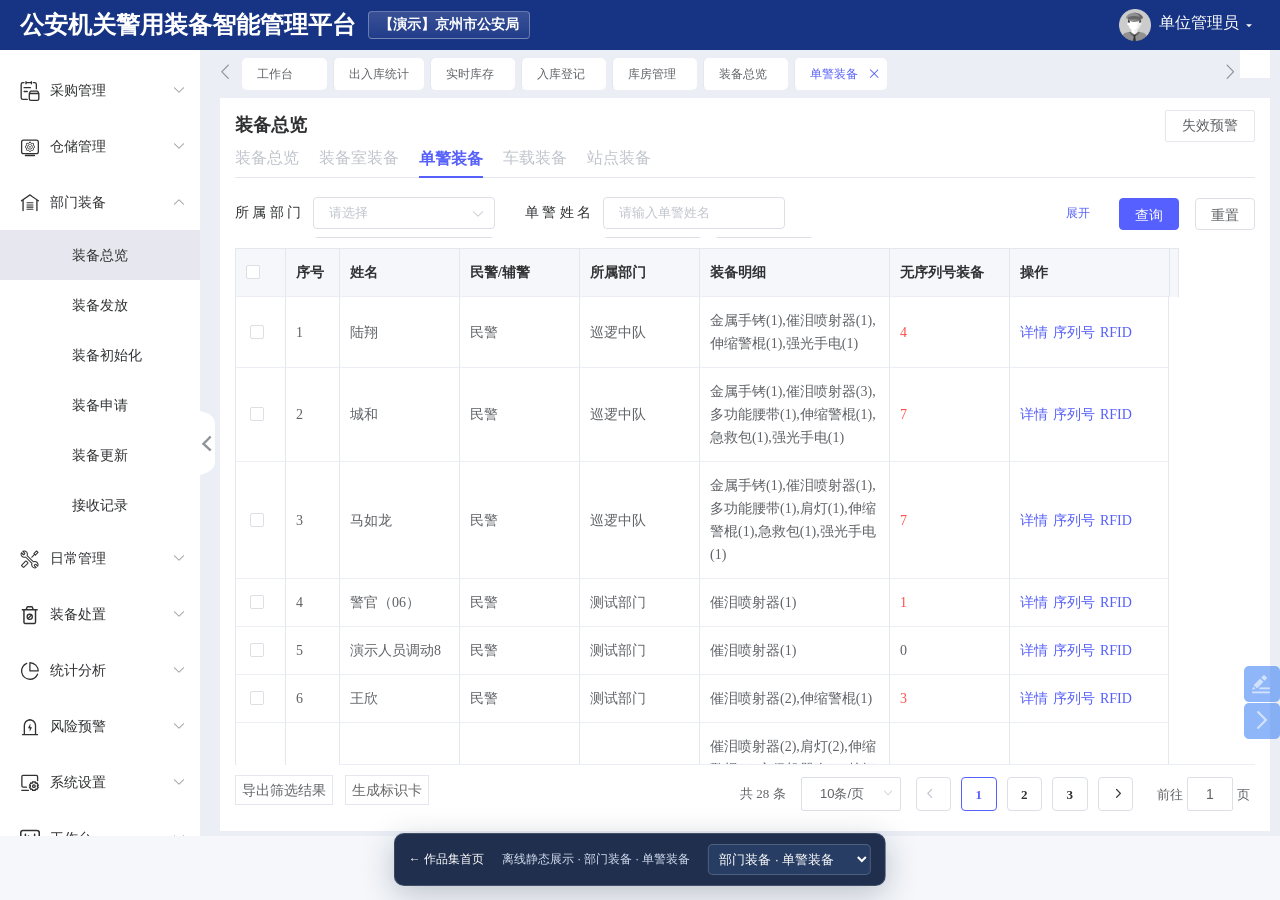
<file: pages/08-personal-equipment.html>
<!doctype html>
<html lang="zh-CN"><head><meta charset="utf-8"><link rel="stylesheet" href="../assets/a75b6a706706-main.css"><link rel="stylesheet" href="../assets/99733dc4d3de-font.css"><link rel="stylesheet" href="../assets/b8a30d08de4d-zkml-ui.css"><link rel="stylesheet" href="../assets/4b839b14a725-police-ui.css"><link rel="stylesheet" href="../assets/8e5123ddd7e0-default.css"><link rel="stylesheet" href="../assets/495cbee80b74-iconfont.css"><link rel="stylesheet" href="../assets/02607e779783-iconfont.css"><link href="../assets/ac1568eb8ac0-app.73de8ee4.css" rel="stylesheet"><style>.w-e-toolbar,
.w-e-text-container,
.w-e-menu-panel {
  padding: 0;
  margin: 0;
  box-sizing: border-box;
  background-color: #fff;
  /*表情菜单样式*/
  /*分割线样式*/
}
.w-e-toolbar h1,
.w-e-text-container h1,
.w-e-menu-panel h1 {
  font-size: 32px !important;
}
.w-e-toolbar h2,
.w-e-text-container h2,
.w-e-menu-panel h2 {
  font-size: 24px !important;
}
.w-e-toolbar h3,
.w-e-text-container h3,
.w-e-menu-panel h3 {
  font-size: 18.72px !important;
}
.w-e-toolbar h4,
.w-e-text-container h4,
.w-e-menu-panel h4 {
  font-size: 16px !important;
}
.w-e-toolbar h5,
.w-e-text-container h5,
.w-e-menu-panel h5 {
  font-size: 13.28px !important;
}
.w-e-toolbar p,
.w-e-text-container p,
.w-e-menu-panel p {
  font-size: 16px !important;
}
.w-e-toolbar .eleImg,
.w-e-text-container .eleImg,
.w-e-menu-panel .eleImg {
  cursor: pointer;
  display: inline-block;
  font-size: 18px;
  padding: 0 3px;
}
.w-e-toolbar *,
.w-e-text-container *,
.w-e-menu-panel * {
  padding: 0;
  margin: 0;
  box-sizing: border-box;
}
.w-e-toolbar hr,
.w-e-text-container hr,
.w-e-menu-panel hr {
  cursor: pointer;
  display: block;
  height: 0px;
  border: 0;
  border-top: 3px solid #ccc;
  margin: 20px 0;
}
.w-e-clear-fix:after {
  content: "";
  display: table;
  clear: both;
}
.w-e-drop-list-item {
  position: relative;
  top: 1px;
  padding-right: 7px;
  color: #333 !important;
}
.w-e-drop-list-tl {
  padding-left: 10px;
  text-align: left;
}
</style><style>@font-face {
  font-family: 'w-e-icon';
  src: url("[data-uri]") format('truetype');
  font-weight: normal;
  font-style: normal;
}
[class^="w-e-icon-"],
[class*=" w-e-icon-"] {
  /* use !important to prevent issues with browser extensions that change fonts */
  font-family: 'w-e-icon' !important;
  speak: none;
  font-style: normal;
  font-weight: normal;
  font-variant: normal;
  text-transform: none;
  line-height: 1;
  /* Better Font Rendering =========== */
  -webkit-font-smoothing: antialiased;
  -moz-osx-font-smoothing: grayscale;
}
.w-e-icon-close:before {
  content: "\f00d";
}
.w-e-icon-upload2:before {
  content: "\e9c6";
}
.w-e-icon-trash-o:before {
  content: "\f014";
}
.w-e-icon-header:before {
  content: "\f1dc";
}
.w-e-icon-pencil2:before {
  content: "\e906";
}
.w-e-icon-paint-brush:before {
  content: "\f1fc";
}
.w-e-icon-image:before {
  content: "\e90d";
}
.w-e-icon-play:before {
  content: "\e912";
}
.w-e-icon-location:before {
  content: "\e947";
}
.w-e-icon-undo:before {
  content: "\e965";
}
.w-e-icon-redo:before {
  content: "\e966";
}
.w-e-icon-quotes-left:before {
  content: "\e977";
}
.w-e-icon-list-numbered:before {
  content: "\e9b9";
}
.w-e-icon-list2:before {
  content: "\e9bb";
}
.w-e-icon-link:before {
  content: "\e9cb";
}
.w-e-icon-happy:before {
  content: "\e9df";
}
.w-e-icon-bold:before {
  content: "\ea62";
}
.w-e-icon-underline:before {
  content: "\ea63";
}
.w-e-icon-italic:before {
  content: "\ea64";
}
.w-e-icon-strikethrough:before {
  content: "\ea65";
}
.w-e-icon-table2:before {
  content: "\ea71";
}
.w-e-icon-paragraph-left:before {
  content: "\ea77";
}
.w-e-icon-paragraph-center:before {
  content: "\ea78";
}
.w-e-icon-paragraph-right:before {
  content: "\ea79";
}
.w-e-icon-paragraph-justify:before {
  content: "\ea7a";
}
.w-e-icon-terminal:before {
  content: "\f120";
}
.w-e-icon-page-break:before {
  content: "\ea68";
}
.w-e-icon-cancel-circle:before {
  content: "\ea0d";
}
.w-e-icon-font:before {
  content: "\ea5c";
}
.w-e-icon-text-heigh:before {
  content: "\ea5f";
}
.w-e-icon-paint-format:before {
  content: "\e90c";
}
.w-e-icon-indent-increase:before {
  content: "\ea7b";
}
.w-e-icon-indent-decrease:before {
  content: "\ea7c";
}
.w-e-icon-row-height:before {
  content: "\e9be";
}
.w-e-icon-fullscreen_exit:before {
  content: "\e900";
}
.w-e-icon-fullscreen:before {
  content: "\e901";
}
.w-e-icon-split-line:before {
  content: "\ea0b";
}
.w-e-icon-checkbox-checked:before {
  content: "\ea52";
}
</style><style>.w-e-toolbar {
  display: flex;
  padding: 0 6px;
  flex-wrap: wrap;
  position: relative;
  /* 单个菜单 */
}
.w-e-toolbar .w-e-menu {
  position: relative;
  display: flex;
  width: 40px;
  height: 40px;
  align-items: center;
  justify-content: center;
  text-align: center;
  cursor: pointer;
}
.w-e-toolbar .w-e-menu i {
  color: #999;
}
.w-e-toolbar .w-e-menu:hover {
  background-color: #F6F6F6;
}
.w-e-toolbar .w-e-menu:hover i {
  color: #333;
}
.w-e-toolbar .w-e-active i {
  color: #1e88e5;
}
.w-e-toolbar .w-e-active:hover i {
  color: #1e88e5;
}
.w-e-menu-tooltip {
  position: absolute;
  display: flex;
  color: #f1f1f1;
  background-color: rgba(0, 0, 0, 0.75);
  box-shadow: 0 2px 8px 0 rgba(0, 0, 0, 0.15);
  border-radius: 4px;
  padding: 4px 5px 6px;
  justify-content: center;
  align-items: center;
}
.w-e-menu-tooltip-up::after {
  content: "";
  position: absolute;
  top: 100%;
  left: 50%;
  margin-left: -5px;
  border: 5px solid rgba(0, 0, 0, 0);
  border-top-color: rgba(0, 0, 0, 0.73);
}
.w-e-menu-tooltip-down::after {
  content: "";
  position: absolute;
  bottom: 100%;
  left: 50%;
  margin-left: -5px;
  border: 5px solid rgba(0, 0, 0, 0);
  border-bottom-color: rgba(0, 0, 0, 0.73);
}
.w-e-menu-tooltip-item-wrapper {
  font-size: 14px;
  margin: 0 5px;
}
</style><style>.w-e-text-container {
  position: relative;
  height: 100%;
}
.w-e-text-container .w-e-progress {
  position: absolute;
  background-color: #1e88e5;
  top: 0;
  left: 0;
  height: 1px;
}
.w-e-text-container .placeholder {
  color: #D4D4D4;
  position: absolute;
  font-size: 11pt;
  line-height: 22px;
  left: 10px;
  top: 10px;
  -webkit-user-select: none;
     -moz-user-select: none;
      -ms-user-select: none;
          user-select: none;
  z-index: -1;
}
.w-e-text {
  padding: 0 10px;
  overflow-y: auto;
}
.w-e-text p,
.w-e-text h1,
.w-e-text h2,
.w-e-text h3,
.w-e-text h4,
.w-e-text h5,
.w-e-text table,
.w-e-text pre {
  margin: 10px 0;
  line-height: 1.5;
}
.w-e-text ul,
.w-e-text ol {
  margin: 10px 0 10px 20px;
}
.w-e-text blockquote {
  display: block;
  border-left: 8px solid #d0e5f2;
  padding: 5px 10px;
  margin: 10px 0;
  line-height: 1.4;
  font-size: 100%;
  background-color: #f1f1f1;
}
.w-e-text code {
  display: inline-block;
  background-color: #f1f1f1;
  border-radius: 3px;
  padding: 3px 5px;
  margin: 0 3px;
}
.w-e-text pre code {
  display: block;
}
.w-e-text table {
  border-top: 1px solid #ccc;
  border-left: 1px solid #ccc;
}
.w-e-text table td,
.w-e-text table th {
  border-bottom: 1px solid #ccc;
  border-right: 1px solid #ccc;
  padding: 3px 5px;
  min-height: 30px;
  height: 30px;
}
.w-e-text table th {
  border-bottom: 2px solid #ccc;
  text-align: center;
  background-color: #f1f1f1;
}
.w-e-text:focus {
  outline: none;
}
.w-e-text img {
  cursor: pointer;
}
.w-e-text img:hover {
  box-shadow: 0 0 5px #333;
}
.w-e-text .w-e-todo {
  margin: 0 0 0 20px;
}
.w-e-text .w-e-todo li {
  list-style: none;
  font-size: 1em;
}
.w-e-text .w-e-todo li span:nth-child(1) {
  position: relative;
  left: -18px;
}
.w-e-text .w-e-todo li span:nth-child(1) input {
  position: absolute;
  margin-right: 3px;
}
.w-e-text .w-e-todo li span:nth-child(1) input[type=checkbox] {
  top: 50%;
  margin-top: -6px;
}
.w-e-tooltip {
  position: absolute;
  display: flex;
  color: #f1f1f1;
  background-color: rgba(0, 0, 0, 0.75);
  box-shadow: 0 2px 8px 0 rgba(0, 0, 0, 0.15);
  border-radius: 4px;
  padding: 4px 5px 6px;
  justify-content: center;
  align-items: center;
}
.w-e-tooltip-up::after {
  content: "";
  position: absolute;
  top: 100%;
  left: 50%;
  margin-left: -5px;
  border: 5px solid rgba(0, 0, 0, 0);
  border-top-color: rgba(0, 0, 0, 0.73);
}
.w-e-tooltip-down::after {
  content: "";
  position: absolute;
  bottom: 100%;
  left: 50%;
  margin-left: -5px;
  border: 5px solid rgba(0, 0, 0, 0);
  border-bottom-color: rgba(0, 0, 0, 0.73);
}
.w-e-tooltip-item-wrapper {
  cursor: pointer;
  font-size: 14px;
  margin: 0 5px;
}
.w-e-tooltip-item-wrapper:hover {
  color: #ccc;
  text-decoration: underline;
}
</style><style>.w-e-menu .w-e-panel-container {
  position: absolute;
  top: 0;
  left: 50%;
  border: 1px solid #ccc;
  border-top: 0;
  box-shadow: 1px 1px 2px #ccc;
  color: #333;
  background-color: #fff;
  text-align: left;
  /* 为 emotion panel 定制的样式 */
  /* 上传图片、上传视频的 panel 定制样式 */
}
.w-e-menu .w-e-panel-container .w-e-panel-close {
  position: absolute;
  right: 0;
  top: 0;
  padding: 5px;
  margin: 2px 5px 0 0;
  cursor: pointer;
  color: #999;
}
.w-e-menu .w-e-panel-container .w-e-panel-close:hover {
  color: #333;
}
.w-e-menu .w-e-panel-container .w-e-panel-tab-title {
  list-style: none;
  display: flex;
  font-size: 14px;
  margin: 2px 10px 0 10px;
  border-bottom: 1px solid #f1f1f1;
}
.w-e-menu .w-e-panel-container .w-e-panel-tab-title .w-e-item {
  padding: 3px 5px;
  color: #999;
  cursor: pointer;
  margin: 0 3px;
  position: relative;
  top: 1px;
}
.w-e-menu .w-e-panel-container .w-e-panel-tab-title .w-e-active {
  color: #333;
  border-bottom: 1px solid #333;
  cursor: default;
  font-weight: 700;
}
.w-e-menu .w-e-panel-container .w-e-panel-tab-content {
  padding: 10px 15px 10px 15px;
  font-size: 16px;
  /* 输入框的样式 */
  /* 按钮的样式 */
}
.w-e-menu .w-e-panel-container .w-e-panel-tab-content input:focus,
.w-e-menu .w-e-panel-container .w-e-panel-tab-content textarea:focus,
.w-e-menu .w-e-panel-container .w-e-panel-tab-content button:focus {
  outline: none;
}
.w-e-menu .w-e-panel-container .w-e-panel-tab-content textarea {
  width: 100%;
  border: 1px solid #ccc;
  padding: 5px;
  margin-top: 10px;
}
.w-e-menu .w-e-panel-container .w-e-panel-tab-content textarea:focus {
  border-color: #1e88e5;
}
.w-e-menu .w-e-panel-container .w-e-panel-tab-content input[type=text] {
  border: none;
  border-bottom: 1px solid #ccc;
  font-size: 14px;
  height: 20px;
  color: #333;
  text-align: left;
}
.w-e-menu .w-e-panel-container .w-e-panel-tab-content input[type=text].small {
  width: 30px;
  text-align: center;
}
.w-e-menu .w-e-panel-container .w-e-panel-tab-content input[type=text].block {
  display: block;
  width: 100%;
  margin: 10px 0;
}
.w-e-menu .w-e-panel-container .w-e-panel-tab-content input[type=text]:focus {
  border-bottom: 2px solid #1e88e5;
}
.w-e-menu .w-e-panel-container .w-e-panel-tab-content .w-e-button-container button {
  font-size: 14px;
  color: #1e88e5;
  border: none;
  padding: 5px 10px;
  background-color: #fff;
  cursor: pointer;
  border-radius: 3px;
}
.w-e-menu .w-e-panel-container .w-e-panel-tab-content .w-e-button-container button.left {
  float: left;
  margin-right: 10px;
}
.w-e-menu .w-e-panel-container .w-e-panel-tab-content .w-e-button-container button.right {
  float: right;
  margin-left: 10px;
}
.w-e-menu .w-e-panel-container .w-e-panel-tab-content .w-e-button-container button.gray {
  color: #999;
}
.w-e-menu .w-e-panel-container .w-e-panel-tab-content .w-e-button-container button.red {
  color: #c24f4a;
}
.w-e-menu .w-e-panel-container .w-e-panel-tab-content .w-e-button-container button:hover {
  background-color: #f1f1f1;
}
.w-e-menu .w-e-panel-container .w-e-panel-tab-content .w-e-button-container:after {
  content: "";
  display: table;
  clear: both;
}
.w-e-menu .w-e-panel-container .w-e-emoticon-container .w-e-item {
  cursor: pointer;
  font-size: 18px;
  padding: 0 3px;
  display: inline-block;
}
.w-e-menu .w-e-panel-container .w-e-up-img-container,
.w-e-menu .w-e-panel-container .w-e-up-video-container {
  text-align: center;
}
.w-e-menu .w-e-panel-container .w-e-up-img-container .w-e-up-btn,
.w-e-menu .w-e-panel-container .w-e-up-video-container .w-e-up-btn {
  display: inline-block;
  color: #999;
  cursor: pointer;
  font-size: 60px;
  line-height: 1;
}
.w-e-menu .w-e-panel-container .w-e-up-img-container .w-e-up-btn:hover,
.w-e-menu .w-e-panel-container .w-e-up-video-container .w-e-up-btn:hover {
  color: #333;
}
</style><style>.w-e-toolbar .w-e-droplist {
  position: absolute;
  left: 0;
  top: 0;
  background-color: #fff;
  border: 1px solid #f1f1f1;
  border-right-color: #ccc;
  border-bottom-color: #ccc;
}
.w-e-toolbar .w-e-droplist .w-e-dp-title {
  text-align: center;
  color: #999;
  line-height: 2;
  border-bottom: 1px solid #f1f1f1;
  font-size: 13px;
}
.w-e-toolbar .w-e-droplist ul.w-e-list {
  list-style: none;
  line-height: 1;
}
.w-e-toolbar .w-e-droplist ul.w-e-list li.w-e-item {
  color: #333;
  padding: 5px 0;
}
.w-e-toolbar .w-e-droplist ul.w-e-list li.w-e-item:hover {
  background-color: #f1f1f1;
}
.w-e-toolbar .w-e-droplist ul.w-e-block {
  list-style: none;
  text-align: left;
  padding: 5px;
}
.w-e-toolbar .w-e-droplist ul.w-e-block li.w-e-item {
  display: inline-block;
  padding: 3px 5px;
}
.w-e-toolbar .w-e-droplist ul.w-e-block li.w-e-item:hover {
  background-color: #f1f1f1;
}
</style><style>.w-e-text-container {
  overflow: hidden;
}
.w-e-img-drag-mask {
  position: absolute;
  z-index: 1;
  border: 1px dashed #ccc;
  box-sizing: border-box;
}
.w-e-img-drag-mask .w-e-img-drag-rb {
  position: absolute;
  right: -5px;
  bottom: -5px;
  width: 16px;
  height: 16px;
  border-radius: 50%;
  background: #ccc;
  cursor: se-resize;
}
.w-e-img-drag-mask .w-e-img-drag-show-size {
  min-width: 110px;
  height: 22px;
  line-height: 22px;
  font-size: 14px;
  color: #999;
  position: absolute;
  left: 0;
  top: 0;
  background-color: #999;
  color: #fff;
  border-radius: 2px;
  padding: 0 5px;
}
</style><style>.w-e-table {
  display: flex;
}
.w-e-table .w-e-table-input {
  width: 40px;
  text-align: center!important;
  margin: 0 5px;
}
</style><style>.w-e-full-screen-editor {
  position: fixed;
  width: 100%!important;
  height: 100%!important;
  left: 0;
  top: 0;
}
</style><style>.w-e-content-mantle {
  width: 100%;
  height: 100%;
  overflow-y: auto;
}
.w-e-content-mantle .w-e-content-preview {
  width: 100%;
  min-height: 100%;
  padding: 0 10px;
  line-height: 1.5;
}
.w-e-content-mantle .w-e-content-preview img {
  cursor: default;
}
.w-e-content-mantle .w-e-content-preview img:hover {
  box-shadow: none;
}
.w-e-menue-mantle {
  position: absolute;
  height: 100%;
  width: 100%;
  top: 0;
  left: 0;
}
</style><style type="text/css">.el-select-tree{display:inline-block}.el-select-tree .el-input__icon{cursor:pointer;-webkit-transition:-webkit-transform .3s;transition:-webkit-transform .3s;transition:transform .3s;transition:transform .3s,-webkit-transform .3s}.el-select-tree .el-input__icon-close{display:none}.el-select-tree .el-input__inner{cursor:pointer;padding-right:30px}.el-select-tree .el-input:hover:not(.is-disabled) .el-input__inner{border-color:#c0c4cc}.el-select-tree .el-input:hover:not(.is-disabled).is-selected.is-clearable .el-input__icon-close{display:inline-block}.el-select-tree .el-input:hover:not(.is-disabled).is-selected.is-clearable .el-input__icon-arrow-down{display:none}.el-select-tree .el-input.is-active .el-input__icon-arrow-down{-webkit-transform:rotate(-180deg);-ms-transform:rotate(-180deg);transform:rotate(-180deg)}.el-select-tree .el-input.is-active .el-input__inner{border-color:#409eff}.el-select-tree__popover{padding:0!important;border:1px solid #e4e7ed!important;border-radius:4px!important}.el-select-tree__popover .popper__arrow{left:35px!important}.el-select-tree__popover .el-tree-node__expand-icon.is-leaf{cursor:pointer}.el-select-tree__list{overflow-y:auto}.el-select-tree__list::-webkit-scrollbar-track-piece{background:#d3dce6}.el-select-tree__list::-webkit-scrollbar{width:4px}.el-select-tree__list::-webkit-scrollbar-thumb{background:#99a9bf}.el-select-tree__item{position:relative;white-space:nowrap;padding-right:20px}.el-select-tree__item.is-selected{color:#409eff;font-weight:bolder}.el-select-tree__item.is-disabled{color:#bbb;cursor:not-allowed}</style><link rel="stylesheet" type="text/css" href="../assets/f544667966f7-chunk-37cae670.21fa696d.css"><link rel="stylesheet" type="text/css" href="../assets/c38882f746fa-chunk-a2f9f28c.5c264e4e.css"><link rel="stylesheet" type="text/css" href="../assets/88d1f2d2cb9c-chunk-308e155c.c3f1a222.css"><link rel="stylesheet" type="text/css" href="../assets/7e0d08e3c566-chunk-595ae810.dafb4366.css"><link rel="stylesheet" type="text/css" href="../assets/9a50e0ee8602-chunk-21f54617.8dccbaa2.css"><link rel="stylesheet" type="text/css" href="../assets/2b93351a8be4-chunk-653d23fe.9751bac7.css"><link rel="stylesheet" type="text/css" href="../assets/012712c6f304-chunk-65b8d03e.e5b3d646.css"><link rel="stylesheet" type="text/css" href="../assets/35f9f73c01af-chunk-7ed53cdc.fc15d1c7.css"><link rel="stylesheet" type="text/css" href="../assets/742002075a6b-chunk-8f26ee44.5d0b5383.css"><link rel="stylesheet" type="text/css" href="../assets/d91299909bc8-chunk-68972316.8209689f.css"><link rel="stylesheet" type="text/css" href="../assets/2b4e1e241c97-chunk-5abd26cc.32698199.css"><title>部门装备 · 单警装备 · 静态作品集</title><meta name="viewport" content="width=device-width,initial-scale=1"><meta http-equiv="Content-Security-Policy" content="default-src 'self' data: blob:; script-src 'self'; style-src 'self' 'unsafe-inline'; img-src 'self' data: blob:; font-src 'self' data:; connect-src 'none'; form-action 'none';"><link rel="stylesheet" href="../offline.css"></head><body><div id="portfolio-bar"><a href="../index.html">← 作品集首页</a><span>离线静态展示 · 部门装备 · 单警装备</span><select id="portfolio-page-select" aria-label="切换展示页面"><option value="01-portal.html">功能门户</option><option value="02-workbench.html">装备工作台</option><option value="03-stock-statistics.html">库存概览 · 出入库统计</option><option value="04-live-stock.html">库存概览 · 实时库存</option><option value="05-inbound-form.html">装备入库 · 入库登记</option><option value="06-warehouse.html">库房管理</option><option value="07-equipment-overview.html">部门装备 · 装备总览</option><option value="08-personal-equipment.html" selected>部门装备 · 单警装备</option><option value="09-borrow-records.html">日常管理 · 装备借用</option><option value="10-maintenance-warning.html">风险预警 · 保养预警</option><option value="11-expiry-warning.html">风险预警 · 失效预警</option><option value="12-borrow-form.html">日常管理 · 借用登记</option></select></div><svg style="position:absolute;width:0;height:0;overflow:hidden"><defs><symbol id="icon-caigouguanli_icon" viewbox="0 0 1024 1024"><path d="M406.045853 944.54039a33.784626 33.784626 0 0 1-33.84179 33.841791H151.717935a126.049238 126.049238 0 0 1-125.763412-125.763413V177.212081A126.049238 126.049238 0 0 1 151.717935 51.448669h52.763468a33.841791 33.841791 0 1 1 0 67.683581H151.717935A58.365656 58.365656 0 0 0 93.638105 177.212081v675.235192A58.365656 58.365656 0 0 0 151.717935 910.698599h220.371797a33.784626 33.784626 0 0 1 33.956121 33.841791z m274.735891-825.40814h64.539496A58.365656 58.365656 0 0 1 803.40107 177.212081v219.056997a33.841791 33.841791 0 1 0 67.683582 0V177.212081a126.049238 126.049238 0 0 0-125.763412-125.763412h-64.539496a33.841791 33.841791 0 1 0 0 67.683581z m-373.117178 54.592754a33.784626 33.784626 0 0 0 33.841791-33.841791v-19.150337h206.423491v19.150337a33.841791 33.841791 0 1 0 67.683582 0V33.841791a33.841791 33.841791 0 1 0-67.683582 0v19.150338H341.506357V33.841791a33.841791 33.841791 0 1 0-67.683582 0v106.041422a33.784626 33.784626 0 0 0 33.898956 33.841791z m-97.923966 136.053146a33.841791 33.841791 0 1 0 0 67.683582H534.72469a33.841791 33.841791 0 1 0 0-67.683582z m162.406297 194.704628H209.7406a33.841791 33.841791 0 1 0 0 67.683582h162.406297a33.841791 33.841791 0 0 0 0-67.683582zM997.762707 640.250098v268.67638a115.245018 115.245018 0 0 1-115.073522 115.073522H557.590765A115.245018 115.245018 0 0 1 442.517243 908.926478v-268.67638a36.014068 36.014068 0 0 1 3.372746-14.862949l49.390722-101.068051a77.458829 77.458829 0 0 1 69.055546-43.102551h311.550271a77.173003 77.173003 0 0 1 69.055546 43.102551l49.390722 101.068051a30.297549 30.297549 0 0 1 3.429911 14.862949zM555.818644 554.10216l-25.495673 52.363312h379.405348l-25.495674-52.363312a9.26076 9.26076 0 0 0-8.346117-5.202032H564.107596a9.546586 9.546586 0 0 0-8.231787 5.144867z m374.260481 120.046894H510.029329v234.377268a47.38994 47.38994 0 0 0 47.38994 47.38994h325.269916a47.38994 47.38994 0 0 0 47.38994-47.38994z" fill="#303133"></path></symbol><symbol id="icon-iconzuocelan-cangchuguanli-zb" viewbox="0 0 1024 1024"><path d="M840.082021 124.191048H181.229307A131.808952 131.808952 0 0 0 49.548387 256v494.203551a131.808952 131.808952 0 0 0 131.744936 131.808952h658.852714a131.808952 131.808952 0 0 0 131.744936-131.744936V256.064016a131.808952 131.808952 0 0 0-131.744936-131.872968z m65.936484 625.948487a66.0005 66.0005 0 0 1-65.872468 65.936484H181.229307a66.0005 66.0005 0 0 1-65.872468-65.872468v-494.203551A66.0005 66.0005 0 0 1 181.229307 190.127532h658.91673a65.936484 65.936484 0 0 1 65.872468 65.872468v494.203551z m-164.713179 164.713178H280.006002a32.968242 32.968242 0 1 0 0 65.872468h460.915228a32.968242 32.968242 0 0 0 0-65.872468z m0 0" fill="#303133"></path><path d="M746.490623 451.44086l-23.173794-6.785696a206.707677 206.707677 0 0 0-20.933233-51.980995l12.099025-21.381346a17.988497 17.988497 0 0 0 0-23.685921l-46.859715-46.923731a19.204801 19.204801 0 0 0-9.602401-4.48112 34.312578 34.312578 0 0 0-14.083521 4.48112l-20.869217 14.147537a149.285321 149.285321 0 0 0-54.285571-25.990498l-7.297825-23.685921c-2.24056-9.602401-7.36184-16.388097-16.388097-16.388097H476.215054c-6.785696 0-14.083521 7.36184-16.388097 16.388097l-4.481121 23.685921a204.403101 204.403101 0 0 0-54.221555 21.445361l-21.445361-11.84296a25.606402 25.606402 0 0 0-11.842961-4.545137c-4.545136 0-7.297824 0-9.602401 4.545137l-46.859715 46.859715a18.052513 18.052513 0 0 0 0 23.749937l11.906977 21.445361a165.225306 165.225306 0 0 0-23.749937 54.221556l-23.749938 7.297824c-9.602401 2.304576-16.388097 7.36184-16.388097 16.388097v68.369093c0 9.602401 9.602401 14.083521 16.388097 16.324081l23.749938 7.36184a224.056014 224.056014 0 0 0 21.445361 51.980995l-11.842961 21.445362a17.988497 17.988497 0 0 0 0 23.685921l46.859715 46.923731a18.436609 18.436609 0 0 0 9.602401 4.48112 34.248562 34.248562 0 0 0 14.083521-4.48112l21.445361-14.147537a200.242061 200.242061 0 0 0 51.980995 21.509377l7.361841 23.685922c2.24056 9.602401 7.297824 16.388097 16.324081 16.388097h67.792948c9.602401 0 14.083521-9.602401 16.388097-16.388097l7.361841-23.685922a199.153788 199.153788 0 0 0 51.916979-21.509377l21.509377 14.147537a34.056514 34.056514 0 0 0 14.083521 4.48112c4.48112 0 7.36184 0 9.602401-4.48112l46.923731-46.923731a18.756689 18.756689 0 0 0 0-23.685921l-11.906977-21.445362a200.562141 200.562141 0 0 0 21.445361-51.980995l23.685922-7.36184c9.666417-2.24056 16.388097-7.297824 16.388097-16.324081V468.405101a14.467617 14.467617 0 0 0-15.491873-16.964241z m-22.725682 75.666917l-21.893473 6.785696a26.694674 26.694674 0 0 0-15.043761 15.107777 270.083521 270.083521 0 0 1-17.156289 43.210803 20.613153 20.613153 0 0 0 0 21.893473l10.882721 19.71693-36.937235 37.00125-19.780945-10.946737a15.491873 15.491873 0 0 0-10.434609-2.624656 20.421105 20.421105 0 0 0-10.946736 2.112528 140.835209 140.835209 0 0 1-43.210803 17.156289 25.606402 25.606402 0 0 0-15.107777 15.107777l-6.785696 21.829458h-52.045012l-6.785696-21.829458a25.606402 25.606402 0 0 0-15.043761-15.107777 264.770193 264.770193 0 0 1-43.210803-17.156289 21.445361 21.445361 0 0 0-10.946736-2.112528 20.293073 20.293073 0 0 0-10.882721 2.112528l-19.780945 10.946737-36.425107-39.049763 10.946737-19.780945a20.677169 20.677169 0 0 0 0-21.893473 141.283321 141.283321 0 0 1-17.220305-43.146787 25.606402 25.606402 0 0 0-15.043761-15.107777l-21.893473-6.785696v-52.045011l21.893473-6.785697a26.822706 26.822706 0 0 0 15.043761-15.107777 265.410353 265.410353 0 0 1 17.220305-43.210803 20.677169 20.677169 0 0 0 0-21.893473l-10.946737-14.531633 36.937235-36.937234 19.844961 10.946737a24.582146 24.582146 0 0 0 10.882721 2.048512 20.741185 20.741185 0 0 0 10.946736-2.048512 141.539385 141.539385 0 0 1 43.210803-17.15629 25.606402 25.606402 0 0 0 15.107777-15.107776l6.785696-21.829458h52.045012l6.785696 21.829458a25.606402 25.606402 0 0 0 15.107777 15.107776 264.834209 264.834209 0 0 1 43.146787 17.15629 20.741185 20.741185 0 0 0 10.946736 2.048512 21.509377 21.509377 0 0 0 10.946737-2.048512l19.780945-10.946737 34.824706 36.937234-10.88272 17.156289a20.677169 20.677169 0 0 0 0 21.829458 142.243561 142.243561 0 0 1 17.156289 43.210802 25.606402 25.606402 0 0 0 15.107777 15.107777l21.893473 6.785697v52.045011h1.024256zM511.423856 364.891223a136.162041 136.162041 0 1 0 0 272.260065 134.945736 134.945736 0 0 0 136.098024-136.098025A140.067017 140.067017 0 0 0 511.615904 364.891223z m0 28.423106a104.218055 104.218055 0 0 1 88.150037 46.475618l-57.614403 30.59965a42.506627 42.506627 0 0 0-30.59965-13.187296 38.409602 38.409602 0 0 0-30.59965 13.187296l-57.03826-30.59965a107.162791 107.162791 0 0 1 87.893974-46.475618zM500.349087 608.792198a105.946487 105.946487 0 0 1-96.664166-107.738935 86.101525 86.101525 0 0 1 8.962241-41.738434l57.038259 30.59965c0 4.225056-2.112528 6.849712-2.112528 11.074768a42.314579 42.314579 0 0 0 33.224306 41.738435c-0.32008 0.064016-0.32008 66.064516-0.32008 66.064516z m-11.138784-107.738935a22.341585 22.341585 0 0 1 22.213553-22.213553 21.125281 21.125281 0 0 1 22.213553 22.213553 22.213553 22.213553 0 1 1-44.427106 0z m129.952488 0A108.827207 108.827207 0 0 1 522.434609 608.792198V542.791698a45.323331 45.323331 0 0 0 33.288322-41.738435 20.805201 20.805201 0 0 0-2.112528-11.074768l56.974243-30.59965a130.976744 130.976744 0 0 1 8.706177 41.674418z m0 0" fill="#303133"></path></symbol><symbol id="icon-iconzuocelan-zhaungbeishiguanli-zb" viewbox="0 0 1024 1024"><path d="M962.288572 371.932983s-424.234059-298.314579-427.626907-300.875219c-26.054514-18.116529-26.054514-18.116529-53.325331 1.152289L54.861715 371.932983a31.623906 31.623906 0 0 0-4.545136 44.235059 32.008002 32.008002 0 0 0 43.082771 10.242561l29.511378-21.573394v495.675919a34.12053 34.12053 0 0 0 34.056514 34.056514 33.416354 33.416354 0 0 0 34.056514-34.056514V359.513878l317.583396-224.568142 323.408852 227.960991v538.758689a34.056514 34.056514 0 1 0 68.049012 0V411.622906l22.661666 14.723681a32.008002 32.008002 0 0 0 43.08277-10.242561 32.52013 32.52013 0 0 0-3.392848-44.235059z m-627.356839 256.064016a14.275569 14.275569 0 0 0 14.723681 14.723681h323.28082a14.275569 14.275569 0 0 0 14.723681-14.723681v-28.935234a14.275569 14.275569 0 0 0-14.723681-14.72368h-323.28082a14.275569 14.275569 0 0 0-14.723681 14.72368v29.511378z m0 111.131783a14.275569 14.275569 0 0 0 14.723681 14.723681h323.28082a14.275569 14.275569 0 0 0 14.723681-14.723681v-29.511378a14.275569 14.275569 0 0 0-14.723681-14.723681h-323.28082a14.275569 14.275569 0 0 0-14.723681 14.723681v29.511378z m14.723681-211.252813h323.28082a14.275569 14.275569 0 0 0 14.723681-14.723681v-29.511378a14.275569 14.275569 0 0 0-14.723681-14.723681h-323.28082a14.275569 14.275569 0 0 0-14.723681 14.723681v29.511378a14.979745 14.979745 0 0 0 14.723681 14.723681z m-14.723681 317.583396a14.275569 14.275569 0 0 0 14.723681 14.723681h323.28082a14.275569 14.275569 0 0 0 14.723681-14.723681v-28.743186a14.275569 14.275569 0 0 0-14.723681-14.723681h-323.28082a14.275569 14.275569 0 0 0-14.723681 14.723681v29.511378z" fill="#303133"></path></symbol><symbol id="icon-iconzuocelan-weibaoguanli-zb" viewbox="0 0 1024 1024"><path d="M219.428571 74.166729a181.737283 181.737283 0 0 0-84.085489 19.1976 27.132608 27.132608 0 0 0-8.126984 43.386577l92.212473 92.212474-32.571928 32.571928-92.212474-92.212473a24.63692 24.63692 0 0 0-19.1976-8.126984 26.044744 26.044744 0 0 0-24.380952 16.253968 190.760155 190.760155 0 0 0 35.259592 219.748531 182.249219 182.249219 0 0 0 132.911386 54.265217 159.148106 159.148106 0 0 0 62.392201-10.87864l301.082365 301.082365a191.976003 191.976003 0 0 0 43.386577 198.055243 191.976003 191.976003 0 0 0 216.996875 35.259592 27.132608 27.132608 0 0 0 8.126984-43.386576l-92.212473-92.212474 32.571928-32.571928 92.212474 92.212473a24.63692 24.63692 0 0 0 19.1976 8.126984 26.044744 26.044744 0 0 0 24.252968-16.381952 190.760155 190.760155 0 0 0-35.259592-219.748532 193.063867 193.063867 0 0 0-198.055243-43.386576L392.846894 326.551181a191.976003 191.976003 0 0 0-43.386577-198.055243 182.697163 182.697163 0 0 0-130.223722-54.265217z m-35.259592 244.129484a53.561305 53.561305 0 0 0 37.947256-16.253968l32.571929-32.571929a52.473441 52.473441 0 0 0 0-75.958505l-62.392201-62.392201c8.126984 0 16.253968-2.687664 24.444944-2.687664a127.216098 127.216098 0 0 1 94.96413 40.698913 136.686914 136.686914 0 0 1 32.571928 140.782402 51.193601 51.193601 0 0 0 13.566305 56.952881l301.082364 301.082364a53.561305 53.561305 0 0 0 37.947257 16.253969 46.138233 46.138233 0 0 0 19.1976-2.687664 132.143482 132.143482 0 0 1 140.782402 32.571928 132.207474 132.207474 0 0 1 37.947257 119.345082l-62.392201-62.392201a52.473441 52.473441 0 0 0-75.958505 0l-32.571929 32.571929a52.473441 52.473441 0 0 0 0 75.958505l62.392201 62.392201c-8.126984 0-16.253968 2.687664-24.444944 2.687664a127.216098 127.216098 0 0 1-94.96413-40.698913 136.686914 136.686914 0 0 1-32.571928-140.782402 51.193601 51.193601 0 0 0-13.566304-56.952881L319.640045 405.133358a53.561305 53.561305 0 0 0-37.947257-16.253968 52.985377 52.985377 0 0 0-19.1976 2.687664 132.143482 132.143482 0 0 1-140.782402-32.571928 132.207474 132.207474 0 0 1-37.947257-119.345082l62.392201 62.392201a53.561305 53.561305 0 0 0 38.011249 16.253968z" fill="#333333"></path><path d="M303.514061 589.558305a53.561305 53.561305 0 0 0-37.947257 16.253968L70.263217 801.179853a52.473441 52.473441 0 0 0 0 75.958505l75.958505 75.958505a52.473441 52.473441 0 0 0 75.958505 0l195.303588-195.303587a52.473441 52.473441 0 0 0 0-75.958505L341.525309 605.876265a45.498313 45.498313 0 0 0-38.011248-16.31796zM186.856643 915.085614l-75.958505-75.958505 195.303587-195.303587 76.278465 75.958505L186.856643 915.085614z m659.11761-775.83902l37.947257 37.947257-94.96413 94.964129-19.1976-19.1976-19.1976-19.1976 94.964129-94.96413m0-65.079865a24.63692 24.63692 0 0 0-19.1976 8.126984l-132.207474 133.35933a26.23672 26.23672 0 0 0 0 37.947257l19.1976 19.1976-133.103362 132.783402a26.23672 26.23672 0 0 0 0 37.947257 26.23672 26.23672 0 0 0 37.947257 0l132.911386-132.911386 19.1976 19.1976a26.23672 26.23672 0 0 0 37.947257 0l132.911386-132.911386a26.23672 26.23672 0 0 0 0-37.947257L865.171854 82.549681a21.11736 21.11736 0 0 0-19.197601-8.126984z" fill="#333333"></path></symbol><symbol id="icon-iconzuocelan-baofeiguanli-zb" viewbox="0 0 1024 1024"><path d="M899.936984 209.972493a19.972993 19.972993 0 0 0-14.659665-5.889472h-179.244811l-40.20205-102.425607a88.790198 88.790198 0 0 0-31.111778-39.305826A67.088772 67.088772 0 0 0 590.867717 46.859715H404.389097a85.397349 85.397349 0 0 0-45.707427 15.747937 79.315829 79.315829 0 0 0-31.111778 39.305826l-40.20205 102.425607H109.979495a19.972993 19.972993 0 0 0-14.659665 5.889472 13.699425 13.699425 0 0 0-3.648912 13.763441v39.305826a18.500625 18.500625 0 0 0 5.505376 13.763441 13.827457 13.827457 0 0 0 12.803201 5.889473h54.861715v583.313828a138.146537 138.146537 0 0 0 27.39885 86.485622 81.172293 81.172293 0 0 0 65.808452 35.40085h480.888222a78.483621 78.483621 0 0 0 65.808452-37.321331 148.005001 148.005001 0 0 0 27.39885-88.406101V282.630658h54.989747a16.068017 16.068017 0 0 0 12.803201-5.889473 22.085521 22.085521 0 0 0 5.505377-13.763441v-39.24181a22.085521 22.085521 0 0 0-5.505377-13.763441z m-502.845711-76.819205a18.564641 18.564641 0 0 1 9.154288-7.873968h182.829708c3.648912 0 7.297824 3.904976 9.154288 5.889472l29.255314 72.722181H367.771943z m347.414854 772.225057l-5.505377 5.889472H258.112528q-2.752688 0-5.505376-5.889472a83.604901 83.604901 0 0 1-12.803201-41.290323V282.630658h517.505376v581.649412a77.843461 77.843461 0 0 1-12.8032 41.290323z" fill="#303133"></path><path d="M497.596399 440.046012a165.865466 165.865466 0 1 0 165.865466 165.865466 166.44161 166.44161 0 0 0-165.865466-165.865466z m0 66.32058a96.792198 96.792198 0 0 1 43.146787 9.92248l-132.705176 132.705177a96.856214 96.856214 0 0 1-9.922481-43.146787A99.80095 99.80095 0 0 1 497.596399 506.366592z m0 199.025756a96.728182 96.728182 0 0 1-43.146787-9.922481l132.705177-132.705176a96.792198 96.792198 0 0 1 9.92248 43.146787 99.80095 99.80095 0 0 1-99.48087 99.544886z" fill="#303133"></path></symbol><symbol id="icon-iconzuocelan-tongjifenxi-zb" viewbox="0 0 1024 1024"><path d="M507.006752 966.64166A455.6019 455.6019 0 0 1 331.154789 90.326582a32.52013 32.52013 0 1 1 25.158289 59.982995 390.88172 390.88172 0 1 0 512.128032 511.103776 32.648162 32.648162 0 0 1 60.175044 25.030258A455.729932 455.729932 0 0 1 507.070768 966.64166z m424.106026-423.145786H507.006752a32.584146 32.584146 0 0 1-32.648162-32.52013v-423.145787a32.584146 32.584146 0 0 1 32.648162-32.52013 456.818205 456.818205 0 0 1 456.754188 455.729933 32.584146 32.584146 0 0 1-32.648162 32.52013zM539.654914 478.391598h357.529382A391.649912 391.649912 0 0 0 539.654914 121.694424z" fill="#303133"></path></symbol><symbol id="icon-yujingzhongxin_icon" viewbox="0 0 1024 1024"><path d="M508.928 107.9808a296.2944 296.2944 0 0 1 123.5456 26.88 321.28 321.28 0 0 1 101.9904 72.8576 343.04 343.04 0 0 1 68.9152 108.0832 353.28 353.28 0 0 1 25.344 131.9424v419.5328h66.1504a35.84 35.84 0 0 1 1.1264 71.68h-768a35.84 35.84 0 0 1-1.28-71.68h61.5936l-0.3072-419.072a353.28 353.28 0 0 1 25.6-132.1984 340.992 340.992 0 0 1 68.9664-108.032 320.6144 320.6144 0 0 1 101.5296-72.9088 302.336 302.336 0 0 1 124.8768-27.0848z m0 71.68a244.5824 244.5824 0 0 0-178.688 78.7968 274.3808 274.3808 0 0 0-74.496 189.44l0.3072 419.4816h504.832v-419.328a274.688 274.688 0 0 0-74.4448-189.44 242.1248 242.1248 0 0 0-177.8176-78.9504z m20.1728 146.4832v198.7072h86.3232l-119.4496 234.3936v-189.44H406.7328l122.624-243.3536z" fill="#303133"></path></symbol><symbol id="icon-iconzuocelan-xitongshezhi-zb" viewbox="0 0 1024 1024"><path d="M930.28057 673.256314a91.542886 91.542886 0 0 0-0.32008-9.538385l50.508627-29.191297-100.697174-174.379595-50.508627 29.191298c-5.377344-3.328832-10.882721-6.4016-16.452113-9.538385v-58.254564H611.416854v58.382596a161.00025 161.00025 0 0 0-16.452113 9.538385l-50.508627-29.191298-100.697174 174.379595 50.508627 29.191297c0 3.2008-0.32008 6.4016-0.32008 9.538385a90.454614 90.454614 0 0 0 0.32008 9.538385l-50.508627 29.191298 100.697174 174.379594 50.508627-29.191297c5.377344 3.328832 10.882721 6.4016 16.452113 9.538384v58.062516h201.074269v-58.382596a161.00025 161.00025 0 0 0 16.452113-9.538384l50.508627 29.191297 100.697174-174.379595-50.508627-29.191297a63.055764 63.055764 0 0 0 0.64016-9.346337z m-69.137284-22.661665a146.212553 146.212553 0 0 1 1.856464 22.661665 170.410603 170.410603 0 0 1-1.856464 22.661665l-3.328832 22.661666 30.855714 17.924481-33.544387 58.062516-30.855713-17.796449-17.924482 14.4036a148.005001 148.005001 0 0 1-39.433858 22.661666l-21.317329 8.386096v35.592899h-67.536885v-35.720931l-21.317329-8.386096a153.63841 153.63841 0 0 1-39.433858-22.661666l-17.924482-14.4036-30.855713 17.796449-33.544387-58.062516 30.855714-17.924481-3.328832-22.661666a146.276569 146.276569 0 0 1-1.856464-22.661665 170.026507 170.026507 0 0 1 1.856464-22.661665l3.328832-22.661666-30.855714-17.988497 33.544387-58.062516 30.855713 17.79645 17.924482-14.403601a147.940985 147.940985 0 0 1 39.433858-22.661666l21.317329-8.386096v-35.40085h67.152789v35.72093l21.317329 8.386096a153.63841 153.63841 0 0 1 39.433858 22.661666l17.924481 14.403601 30.855714-17.796449 33.544387 58.062515-30.855714 17.924481z" fill="#303133"></path><path d="M712.114029 572.431108a100.697174 100.697174 0 1 0 100.697174 100.697174 100.76119 100.76119 0 0 0-100.697174-100.697174z m0 134.433608a33.544386 33.544386 0 1 1 33.544386-33.544386 33.672418 33.672418 0 0 1-33.544386 33.544386z m-281.094274 151.013754H95.127782a33.544386 33.544386 0 0 0 0 67.152788h335.635909a33.544386 33.544386 0 1 0 0-67.152788z m-268.483121-100.697175H330.322581a33.544386 33.544386 0 1 0 0-67.152788H162.536634a33.672418 33.672418 0 0 1-33.544386-33.544386v-469.877469a33.672418 33.672418 0 0 1 33.544386-33.544386h671.271818a33.672418 33.672418 0 0 1 33.544386 33.544386v201.394348a33.544386 33.544386 0 0 0 67.152788 0V186.606652a100.76119 100.76119 0 0 0-100.697174-100.697175H162.536634A100.76119 100.76119 0 0 0 61.83946 186.606652v469.877469a100.889222 100.889222 0 0 0 100.697174 100.697174z" fill="#303133"></path></symbol><symbol id="icon-shujugailan_icon" viewbox="0 0 1109 1024"><path d="M938.64989 0a170.701618 170.701618 0 0 1 170.701618 170.701618v512.034951a170.701618 170.701618 0 0 1-170.701618 170.701618H170.702317A170.701618 170.701618 0 0 1 0.000699 682.666667V170.631715A170.701618 170.701618 0 0 1 170.702317 0z m0 85.350809H170.702317A85.350809 85.350809 0 0 0 85.561215 164.270599v518.46597a85.350809 85.350809 0 0 0 78.91979 85.141102h774.448495a85.350809 85.350809 0 0 0 85.141101-78.91979V170.491911a85.350809 85.350809 0 0 0-78.919789-85.141102zM298.623677 213.342071a42.640453 42.640453 0 0 1 42.640453 42.640453v341.333334a42.640453 42.640453 0 1 1-85.350809 0V255.982524a42.640453 42.640453 0 0 1 42.780258-42.640453z m170.701618 85.350809a42.640453 42.640453 0 0 1 42.640453 42.640453v255.982525a42.640453 42.640453 0 1 1-85.350809 0V341.333333a42.640453 42.640453 0 0 1 42.710356-42.640453z m170.701617 85.350809a42.640453 42.640453 0 0 1 42.640454 42.640453v170.701618a42.640453 42.640453 0 1 1-85.350809 0V426.404533a42.640453 42.640453 0 0 1 42.710355-42.430746z m170.701618-170.701618a42.640453 42.640453 0 0 1 42.640454 42.640453v341.333334a42.640453 42.640453 0 1 1-85.350809 0V255.982524a42.640453 42.640453 0 0 1 42.85016-42.640453zM170.702317 938.649191h768.017475a42.640453 42.640453 0 1 1 0 85.350809H170.702317a42.640453 42.640453 0 1 1 0-85.350809z" fill="#303133"></path></symbol></defs></svg><div id="app"><div data-v-6fc8bf92="" id="main-default" class="main-default"><div data-v-4c7ec4d2="" data-v-6fc8bf92="" class="m-header g-head"><div data-v-4c7ec4d2="" class="u-title"><span data-v-4c7ec4d2="" class="title-area"><span data-v-4c7ec4d2="" class="title-system">公安机关警用装备智能管理平台</span><span data-v-4c7ec4d2="" class="title-orgname">【演示】京州市公安局</span></span></div><div data-v-4c7ec4d2="" class="u-login-info"><div data-v-4c7ec4d2="" style="margin-left: 12px;"><img data-v-4c7ec4d2="" width="32" height="32" src="[data-uri]"><div data-v-4c7ec4d2="" class="el-dropdown" style="margin-left: 8px;"><span data-v-4c7ec4d2="" class="el-dropdown-link el-dropdown-selfdefine" aria-haspopup="list" aria-controls="dropdown-menu-3007" role="button" tabindex="0"> 单位管理员 <i data-v-4c7ec4d2="" class="icon iconfont icon-arrow-sortdown-smal"></i></span><ul data-v-4c7ec4d2="" class="el-dropdown-menu el-popper" id="dropdown-menu-3007" style="display: none;"><li data-v-4c7ec4d2="" tabindex="-1" class="el-dropdown-menu__item"><i class="icon iconfont icon-dianyuan"></i>退出登录</li></ul></div></div></div></div><div data-v-040aea46="" data-v-6fc8bf92="" class="m-left g-left"><div data-v-040aea46="" class="person-logo"><img data-v-040aea46="" src="[data-uri]" alt=""></div><div data-v-040aea46="" class="el-scrollbar" style="height: 100%; padding-top: 12px;"><div class="el-scrollbar__wrap" style="margin-bottom: -10px; margin-right: -10px;"><div class="el-scrollbar__view"><ul data-v-040aea46="" role="menubar" class="el-menu"><li data-v-040aea46="" role="menuitem" aria-haspopup="true" class="el-submenu"><div class="el-submenu__title" style="padding-left: 20px;"><svg data-v-040aea46="" aria-hidden="true" class="iconfont"><use data-v-040aea46="" xlink:href="#icon-caigouguanli_icon"></use></svg><span data-v-040aea46="" class="title">采购管理 <!----></span><i class="el-submenu__icon-arrow el-icon-arrow-down"></i></div><ul role="menu" class="el-menu el-menu--inline" style="display: none;"><div data-v-040aea46=""><li data-v-040aea46="" role="menuitem" tabindex="-1" class="el-menu-item" style="padding-left: 40px;"><span data-v-040aea46="" class="title">接收通知</span></li></div><div data-v-040aea46=""><li data-v-040aea46="" role="menuitem" tabindex="-1" class="el-menu-item" style="padding-left: 40px;"><span data-v-040aea46="" class="title">调拨申请</span></li></div></ul></li><li data-v-040aea46="" role="menuitem" aria-haspopup="true" class="el-submenu"><div class="el-submenu__title" style="padding-left: 20px;"><svg data-v-040aea46="" aria-hidden="true" class="iconfont"><use data-v-040aea46="" xlink:href="#icon-iconzuocelan-cangchuguanli-zb"></use></svg><span data-v-040aea46="" class="title">仓储管理 <!----></span><i class="el-submenu__icon-arrow el-icon-arrow-down"></i></div><ul role="menu" class="el-menu el-menu--inline" style="display: none;" data-old-padding-top="" data-old-padding-bottom="" data-old-overflow=""><div data-v-040aea46=""><li data-v-040aea46="" role="menuitem" tabindex="0" class="el-menu-item" style="padding-left: 40px;" data-local-page="03-stock-statistics.html"><span data-v-040aea46="" class="title">库存概览</span></li></div><div data-v-040aea46=""><li data-v-040aea46="" role="menuitem" tabindex="0" class="el-menu-item" style="padding-left: 40px;" data-local-page="05-inbound-form.html"><span data-v-040aea46="" class="title">装备入库</span></li></div><div data-v-040aea46=""><li data-v-040aea46="" role="menuitem" tabindex="-1" class="el-menu-item" style="padding-left: 40px;"><span data-v-040aea46="" class="title">装备出库</span></li></div><div data-v-040aea46=""><li data-v-040aea46="" role="menuitem" tabindex="-1" class="el-menu-item" style="padding-left: 40px;"><span data-v-040aea46="" class="title">出库申请</span></li></div><div data-v-040aea46=""><li data-v-040aea46="" role="menuitem" tabindex="0" class="el-menu-item" style="padding-left: 40px;" data-local-page="06-warehouse.html"><span data-v-040aea46="" class="title">库房管理</span></li></div></ul></li><li data-v-040aea46="" role="menuitem" aria-haspopup="true" class="el-submenu is-active is-opened" aria-expanded="true"><div class="el-submenu__title" style="padding-left: 20px;"><svg data-v-040aea46="" aria-hidden="true" class="iconfont"><use data-v-040aea46="" xlink:href="#icon-iconzuocelan-zhaungbeishiguanli-zb"></use></svg><span data-v-040aea46="" class="title">部门装备 <!----></span><i class="el-submenu__icon-arrow el-icon-arrow-down"></i></div><ul role="menu" class="el-menu el-menu--inline" style="" data-old-padding-top="" data-old-padding-bottom="" data-old-overflow=""><div data-v-040aea46=""><li data-v-040aea46="" role="menuitem" tabindex="0" class="el-menu-item is-active" style="padding-left: 40px;" data-local-page="07-equipment-overview.html"><span data-v-040aea46="" class="title">装备总览</span></li></div><div data-v-040aea46=""><li data-v-040aea46="" role="menuitem" tabindex="-1" class="el-menu-item" style="padding-left: 40px;"><span data-v-040aea46="" class="title">装备发放</span></li></div><div data-v-040aea46=""><li data-v-040aea46="" role="menuitem" tabindex="-1" class="el-menu-item" style="padding-left: 40px;"><span data-v-040aea46="" class="title">装备初始化</span></li></div><div data-v-040aea46=""><li data-v-040aea46="" role="menuitem" tabindex="-1" class="el-menu-item" style="padding-left: 40px;"><span data-v-040aea46="" class="title">装备申请</span></li></div><div data-v-040aea46=""><li data-v-040aea46="" role="menuitem" tabindex="-1" class="el-menu-item" style="padding-left: 40px;"><span data-v-040aea46="" class="title">装备更新</span></li></div><div data-v-040aea46=""><li data-v-040aea46="" role="menuitem" tabindex="-1" class="el-menu-item" style="padding-left: 40px;"><span data-v-040aea46="" class="title">接收记录</span></li></div></ul></li><li data-v-040aea46="" role="menuitem" aria-haspopup="true" class="el-submenu"><div class="el-submenu__title" style="padding-left: 20px;"><svg data-v-040aea46="" aria-hidden="true" class="iconfont"><use data-v-040aea46="" xlink:href="#icon-iconzuocelan-weibaoguanli-zb"></use></svg><span data-v-040aea46="" class="title">日常管理 <!----></span><i class="el-submenu__icon-arrow el-icon-arrow-down"></i></div><ul role="menu" class="el-menu el-menu--inline" style="display: none;"><div data-v-040aea46=""><li data-v-040aea46="" role="menuitem" tabindex="0" class="el-menu-item" style="padding-left: 40px;" data-local-page="09-borrow-records.html"><span data-v-040aea46="" class="title">装备借用</span></li></div><div data-v-040aea46=""><li data-v-040aea46="" role="menuitem" tabindex="-1" class="el-menu-item" style="padding-left: 40px;"><span data-v-040aea46="" class="title">维修登记</span></li></div><div data-v-040aea46=""><li data-v-040aea46="" role="menuitem" tabindex="-1" class="el-menu-item" style="padding-left: 40px;"><span data-v-040aea46="" class="title">保养登记</span></li></div><div data-v-040aea46=""><li data-v-040aea46="" role="menuitem" tabindex="-1" class="el-menu-item" style="padding-left: 40px;"><span data-v-040aea46="" class="title">编码管理</span></li></div></ul></li><li data-v-040aea46="" role="menuitem" aria-haspopup="true" class="el-submenu"><div class="el-submenu__title" style="padding-left: 20px;"><svg data-v-040aea46="" aria-hidden="true" class="iconfont"><use data-v-040aea46="" xlink:href="#icon-iconzuocelan-baofeiguanli-zb"></use></svg><span data-v-040aea46="" class="title">装备处置 <!----></span><i class="el-submenu__icon-arrow el-icon-arrow-down"></i></div><ul role="menu" class="el-menu el-menu--inline" style="display: none;"><div data-v-040aea46=""><li data-v-040aea46="" role="menuitem" tabindex="-1" class="el-menu-item" style="padding-left: 40px;"><span data-v-040aea46="" class="title">装备回收</span></li></div><div data-v-040aea46=""><li data-v-040aea46="" role="menuitem" tabindex="-1" class="el-menu-item" style="padding-left: 40px;"><span data-v-040aea46="" class="title">损耗注销</span></li></div><div data-v-040aea46=""><li data-v-040aea46="" role="menuitem" tabindex="-1" class="el-menu-item" style="padding-left: 40px;"><span data-v-040aea46="" class="title">人员调动</span></li></div><div data-v-040aea46=""><li data-v-040aea46="" role="menuitem" tabindex="-1" class="el-menu-item" style="padding-left: 40px;"><span data-v-040aea46="" class="title">人员离退</span></li></div><div data-v-040aea46=""><li data-v-040aea46="" role="menuitem" tabindex="-1" class="el-menu-item" style="padding-left: 40px;"><span data-v-040aea46="" class="title">装备转移</span></li></div></ul></li><li data-v-040aea46="" role="menuitem" aria-haspopup="true" class="el-submenu"><div class="el-submenu__title" style="padding-left: 20px;"><svg data-v-040aea46="" aria-hidden="true" class="iconfont"><use data-v-040aea46="" xlink:href="#icon-iconzuocelan-tongjifenxi-zb"></use></svg><span data-v-040aea46="" class="title">统计分析 <!----></span><i class="el-submenu__icon-arrow el-icon-arrow-down"></i></div><ul role="menu" class="el-menu el-menu--inline" style="display: none;"><div data-v-040aea46=""><li data-v-040aea46="" role="menuitem" tabindex="-1" class="el-menu-item" style="padding-left: 40px;"><span data-v-040aea46="" class="title">配发统计</span></li></div><div data-v-040aea46=""><li data-v-040aea46="" role="menuitem" tabindex="-1" class="el-menu-item" style="padding-left: 40px;"><span data-v-040aea46="" class="title">装备分布</span></li></div><div data-v-040aea46=""><li data-v-040aea46="" role="menuitem" tabindex="-1" class="el-menu-item" style="padding-left: 40px;"><span data-v-040aea46="" class="title">装备查询</span></li></div><div data-v-040aea46=""><li data-v-040aea46="" role="menuitem" tabindex="-1" class="el-menu-item" style="padding-left: 40px;"><span data-v-040aea46="" class="title">库存统计</span></li></div></ul></li><li data-v-040aea46="" role="menuitem" aria-haspopup="true" class="el-submenu"><div class="el-submenu__title" style="padding-left: 20px;"><svg data-v-040aea46="" aria-hidden="true" class="iconfont"><use data-v-040aea46="" xlink:href="#icon-yujingzhongxin_icon"></use></svg><span data-v-040aea46="" class="title">风险预警 <!----></span><i class="el-submenu__icon-arrow el-icon-arrow-down"></i></div><ul role="menu" class="el-menu el-menu--inline" style="display: none;"><div data-v-040aea46=""><li data-v-040aea46="" role="menuitem" tabindex="0" class="el-menu-item" style="padding-left: 40px;" data-local-page="10-maintenance-warning.html"><span data-v-040aea46="" class="title">保养预警</span></li></div><div data-v-040aea46=""><li data-v-040aea46="" role="menuitem" tabindex="0" class="el-menu-item" style="padding-left: 40px;" data-local-page="11-expiry-warning.html"><span data-v-040aea46="" class="title">失效预警</span></li></div><div data-v-040aea46=""><li data-v-040aea46="" role="menuitem" tabindex="-1" class="el-menu-item" style="padding-left: 40px;"><span data-v-040aea46="" class="title">预警设置</span></li></div><div data-v-040aea46=""><li data-v-040aea46="" role="menuitem" tabindex="-1" class="el-menu-item" style="padding-left: 40px;"><span data-v-040aea46="" class="title">单警异常</span></li></div></ul></li><li data-v-040aea46="" role="menuitem" aria-haspopup="true" class="el-submenu"><div class="el-submenu__title" style="padding-left: 20px;"><svg data-v-040aea46="" aria-hidden="true" class="iconfont"><use data-v-040aea46="" xlink:href="#icon-iconzuocelan-xitongshezhi-zb"></use></svg><span data-v-040aea46="" class="title">系统设置 <!----></span><i class="el-submenu__icon-arrow el-icon-arrow-down"></i></div><ul role="menu" class="el-menu el-menu--inline" style="display: none;"><div data-v-040aea46=""><li data-v-040aea46="" role="menuitem" tabindex="-1" class="el-menu-item" style="padding-left: 40px;"><span data-v-040aea46="" class="title">供应商管理</span></li></div><div data-v-040aea46=""><li data-v-040aea46="" role="menuitem" tabindex="-1" class="el-menu-item" style="padding-left: 40px;"><span data-v-040aea46="" class="title">装备类型</span></li></div><div data-v-040aea46=""><li data-v-040aea46="" role="menuitem" tabindex="-1" class="el-menu-item" style="padding-left: 40px;"><span data-v-040aea46="" class="title">位置管理</span></li></div><div data-v-040aea46=""><li data-v-040aea46="" role="menuitem" tabindex="-1" class="el-menu-item" style="padding-left: 40px;"><span data-v-040aea46="" class="title">电子签章</span></li></div><div data-v-040aea46=""><li data-v-040aea46="" role="menuitem" tabindex="-1" class="el-menu-item" style="padding-left: 40px;"><span data-v-040aea46="" class="title">文件汇编</span></li></div><div data-v-040aea46=""><li data-v-040aea46="" role="menuitem" tabindex="-1" class="el-menu-item" style="padding-left: 40px;"><span data-v-040aea46="" class="title">库位管理</span></li></div></ul></li><li data-v-040aea46="" role="menuitem" aria-haspopup="true" class="el-submenu"><div class="el-submenu__title" style="padding-left: 20px;"><svg data-v-040aea46="" aria-hidden="true" class="iconfont"><use data-v-040aea46="" xlink:href="#icon-shujugailan_icon"></use></svg><span data-v-040aea46="" class="title">工作台 <!----></span><i class="el-submenu__icon-arrow el-icon-arrow-down"></i></div><ul role="menu" class="el-menu el-menu--inline" data-old-padding-top="" data-old-padding-bottom="" data-old-overflow="" style="display: none;"><div data-v-040aea46=""><li data-v-040aea46="" role="menuitem" tabindex="0" class="el-menu-item" style="padding-left: 40px;" data-local-page="02-workbench.html"><span data-v-040aea46="" class="title">工作台</span></li></div><div data-v-040aea46=""><li data-v-040aea46="" role="menuitem" tabindex="-1" class="el-menu-item" style="padding-left: 40px;"><span data-v-040aea46="" class="title">待办中心</span></li></div></ul></li></ul></div></div><div class="el-scrollbar__bar is-horizontal"><div class="el-scrollbar__thumb" style="transform: translateX(0%);"></div></div><div class="el-scrollbar__bar is-vertical"><div class="el-scrollbar__thumb" style="transform: translateY(0%); height: 0%;"></div></div></div></div><div data-v-6fc8bf92=""><div class="v-right"><div style="height: 37px;"><ul id="right-view" class="fixed-view"><li style="position: relative;"><span class="problem"></span></li></ul></div><ul class="fixed-view"><li><span class="btn-right"></span></li></ul></div></div><div data-v-6fc8bf92="" class="g-content"><div data-v-6fc8bf92="" class="el-tabs el-tabs--card el-tabs--top"><div class="el-tabs__header is-top"><div class="el-tabs__nav-wrap is-scrollable is-top"><span class="el-tabs__nav-prev"><i class="el-icon-arrow-left"></i></span><span class="el-tabs__nav-next"><i class="el-icon-arrow-right"></i></span><div class="el-tabs__nav-scroll"><div role="tablist" class="el-tabs__nav is-top" style="transform: translateX(-318.667px);"><div id="tab-/overview/work-bench" aria-controls="pane-/overview/work-bench" role="tab" tabindex="0" class="el-tabs__item is-top is-closable" data-local-page="02-workbench.html"><span data-v-6fc8bf92=""><span data-v-6fc8bf92="" class="tab-title">工作台</span></span><span class="el-icon-close"></span></div><div id="tab-/storage-search/storeHouse-statistic" aria-controls="pane-/storage-search/storeHouse-statistic" role="tab" tabindex="0" class="el-tabs__item is-top is-closable" data-local-page="03-stock-statistics.html"><span data-v-6fc8bf92=""><span data-v-6fc8bf92="" class="tab-title">出入库统计</span></span><span class="el-icon-close"></span></div><div id="tab-/storage-search/batch-information" aria-controls="pane-/storage-search/batch-information" role="tab" tabindex="0" class="el-tabs__item is-top is-closable" data-local-page="04-live-stock.html"><span data-v-6fc8bf92=""><span data-v-6fc8bf92="" class="tab-title">实时库存</span></span><span class="el-icon-close"></span></div><div id="tab-/in-storage/in-apply/register" aria-controls="pane-/in-storage/in-apply/register" role="tab" tabindex="0" class="el-tabs__item is-top is-closable" data-local-page="05-inbound-form.html"><span data-v-6fc8bf92=""><span data-v-6fc8bf92="" class="tab-title">入库登记</span></span><span class="el-icon-close"></span></div><div id="tab-/store-house-manage" aria-controls="pane-/store-house-manage" role="tab" tabindex="0" class="el-tabs__item is-top is-closable" data-local-page="06-warehouse.html"><span data-v-6fc8bf92=""><span data-v-6fc8bf92="" class="tab-title">库房管理</span></span><span class="el-icon-close"></span></div><div id="tab-/equip-detail/equip-overview" aria-controls="pane-/equip-detail/equip-overview" role="tab" tabindex="0" class="el-tabs__item is-top is-closable" data-local-page="07-equipment-overview.html"><span data-v-6fc8bf92=""><span data-v-6fc8bf92="" class="tab-title">装备总览</span></span><span class="el-icon-close"></span></div><div id="tab-/equip-detail/police-equipment" aria-controls="pane-/equip-detail/police-equipment" role="tab" aria-selected="true" tabindex="0" class="el-tabs__item is-top is-active is-closable" data-local-page="08-personal-equipment.html"><span data-v-6fc8bf92=""><span data-v-6fc8bf92="" class="tab-title">单警装备</span></span><span class="el-icon-close"></span></div></div></div></div></div><div class="el-tabs__content"><div data-v-6fc8bf92="" role="tabpanel" id="pane-/overview/work-bench" aria-labelledby="tab-/overview/work-bench" class="el-tab-pane" aria-hidden="true" style="display: none;"></div><div data-v-6fc8bf92="" role="tabpanel" id="pane-/storage-search/storeHouse-statistic" aria-labelledby="tab-/storage-search/storeHouse-statistic" class="el-tab-pane" aria-hidden="true" style="display: none;"></div><div data-v-6fc8bf92="" role="tabpanel" id="pane-/storage-search/batch-information" aria-labelledby="tab-/storage-search/batch-information" class="el-tab-pane" aria-hidden="true" style="display: none;"></div><div data-v-6fc8bf92="" role="tabpanel" id="pane-/in-storage/in-apply/register" aria-labelledby="tab-/in-storage/in-apply/register" class="el-tab-pane" aria-hidden="true" style="display: none;"></div><div data-v-6fc8bf92="" role="tabpanel" id="pane-/store-house-manage" aria-labelledby="tab-/store-house-manage" class="el-tab-pane" aria-hidden="true" style="display: none;"></div><div data-v-6fc8bf92="" role="tabpanel" id="pane-/equip-detail/equip-overview" aria-labelledby="tab-/equip-detail/equip-overview" class="el-tab-pane" aria-hidden="true" style="display: none;"></div><div data-v-6fc8bf92="" role="tabpanel" id="pane-/equip-detail/police-equipment" aria-labelledby="tab-/equip-detail/police-equipment" class="el-tab-pane"></div></div></div><a data-v-6fc8bf92="" class="u-tabs-close"><i data-v-6fc8bf92="" class="iconfont icon-cha11"></i></a><div data-v-610103dc="" data-v-6fc8bf92="" id="equip-detail" class="g-main"><div data-v-5244a6d6="" data-v-610103dc="" id="base-breadcrumb" style="left: 220px;"><div data-v-5244a6d6="" class="m-breadcrumb"><div data-v-5244a6d6="" class="m-breadcrumb-title">装备总览</div></div><div data-v-610103dc="" data-v-5244a6d6="" class="m-right-top-btn"><a data-v-610103dc="" data-v-5244a6d6=""></a><a data-v-610103dc="" href="11-expiry-warning.html" class="" data-v-5244a6d6=""><div data-v-610103dc="" class="u-bread-btn">失效预警</div></a><a data-v-610103dc="" data-v-5244a6d6=""><!----></a><a data-v-610103dc="" data-v-5244a6d6=""><!----></a><a data-v-610103dc="" data-v-5244a6d6=""><!----></a><a data-v-610103dc="" data-v-5244a6d6=""><!----></a><a data-v-610103dc="" data-v-5244a6d6=""><!----></a></div></div><ul data-v-610103dc="" class="m-nav-tab"><li data-v-610103dc="" class=""><a data-v-610103dc="" href="07-equipment-overview.html">装备总览</a></li><li data-v-610103dc="" class=""><a data-v-610103dc="" href="#" data-static-action="true">装备室装备</a></li><li data-v-610103dc="" class="router-link-exact-active router-link-active"><a data-v-610103dc="" href="08-personal-equipment.html">单警装备</a></li><li data-v-610103dc="" class=""><a data-v-610103dc="" href="#" data-static-action="true">车载装备</a></li><li data-v-610103dc="" class=""><a data-v-610103dc="" href="#" data-static-action="true">站点装备</a></li></ul><div data-v-26159b22="" data-v-610103dc="" id="police-equipment" class="table-auto-height export"><div data-v-2878ddb6="" data-v-26159b22="" id="base-search" class="m-fold-reset fold-reset"><div data-v-2878ddb6="" class="search-left"><form data-v-26159b22="" class="el-form el-form--inline" data-v-2878ddb6="" action="#"><div data-v-26159b22="" class="el-form-item"><label class="el-form-item__label" style="width: 78px;">所属部门</label><div class="el-form-item__content"><div data-v-26159b22="" class="el-cascader el-cascader--small"><div class="el-input el-input--small el-input--suffix"><!----><input type="text" autocomplete="off" placeholder="请选择" class="el-input__inner" value="" readonly><!----><span class="el-input__suffix"><span class="el-input__suffix-inner"><i class="el-input__icon el-icon-arrow-down"></i><!----><!----><!----><!----></span><!----></span><!----><!----></div><!----><div class="el-popper el-cascader__dropdown" style="display: none;"><div class="el-cascader-panel"><div class="el-scrollbar el-cascader-menu" role="menu" id="cascader-menu-3169-0"><div class="el-cascader-menu__wrap el-scrollbar__wrap" style="margin-bottom: -10px; margin-right: -10px;"><ul class="el-scrollbar__view el-cascader-menu__list"><li role="menuitem" id="cascader-menu-3169-0-0" tabindex="-1" class="el-cascader-node is-selectable"><label role="radio" tabindex="0" class="el-radio"><span class="el-radio__input"><span class="el-radio__inner"></span><input type="radio" aria-hidden="true" tabindex="-1" class="el-radio__original" value="a875b2bd6dea48cfa8695b86712597ea" readonly></span><span class="el-radio__label"><span></span><!----></span></label><span class="el-cascader-node__label">局领导办</span></li><li role="menuitem" id="cascader-menu-3169-0-1" tabindex="-1" class="el-cascader-node is-selectable" aria-haspopup="true" aria-owns="cascader-menu-3169-0"><label role="radio" tabindex="0" class="el-radio"><span class="el-radio__input"><span class="el-radio__inner"></span><input type="radio" aria-hidden="true" tabindex="-1" class="el-radio__original" value="378160cc59ba4ea2bbf1da4c38870a83" readonly></span><span class="el-radio__label"><span></span><!----></span></label><span class="el-cascader-node__label">政治部</span><i class="el-icon-arrow-right el-cascader-node__postfix"></i></li><li role="menuitem" id="cascader-menu-3169-0-2" tabindex="-1" class="el-cascader-node is-selectable"><label role="radio" tabindex="0" class="el-radio"><span class="el-radio__input"><span class="el-radio__inner"></span><input type="radio" aria-hidden="true" tabindex="-1" class="el-radio__original" value="c9c63319589a4e0caedb78c6b6ed634a" readonly></span><span class="el-radio__label"><span></span><!----></span></label><span class="el-cascader-node__label">办公室</span></li><li role="menuitem" id="cascader-menu-3169-0-3" tabindex="-1" class="el-cascader-node is-selectable"><label role="radio" tabindex="0" class="el-radio"><span class="el-radio__input"><span class="el-radio__inner"></span><input type="radio" aria-hidden="true" tabindex="-1" class="el-radio__original" value="30f1d1bd4a4e4e7782d9adf1db42ea1c" readonly></span><span class="el-radio__label"><span></span><!----></span></label><span class="el-cascader-node__label">治安支队</span></li><li role="menuitem" id="cascader-menu-3169-0-4" tabindex="-1" class="el-cascader-node is-selectable"><label role="radio" tabindex="0" class="el-radio"><span class="el-radio__input"><span class="el-radio__inner"></span><input type="radio" aria-hidden="true" tabindex="-1" class="el-radio__original" value="gLrS3TAiZ2WkITeBpd9" readonly></span><span class="el-radio__label"><span></span><!----></span></label><span class="el-cascader-node__label">警务保障处</span></li><li role="menuitem" id="cascader-menu-3169-0-5" tabindex="-1" class="el-cascader-node is-selectable" aria-haspopup="true" aria-owns="cascader-menu-3169-0"><label role="radio" tabindex="0" class="el-radio"><span class="el-radio__input"><span class="el-radio__inner"></span><input type="radio" aria-hidden="true" tabindex="-1" class="el-radio__original" value="f50755d2ebed4533902d5fbed0c85531" readonly></span><span class="el-radio__label"><span></span><!----></span></label><span class="el-cascader-node__label">交警支队</span><i class="el-icon-arrow-right el-cascader-node__postfix"></i></li><li role="menuitem" id="cascader-menu-3169-0-6" tabindex="-1" class="el-cascader-node is-selectable"><label role="radio" tabindex="0" class="el-radio"><span class="el-radio__input"><span class="el-radio__inner"></span><input type="radio" aria-hidden="true" tabindex="-1" class="el-radio__original" value="c86eb32f4227418a911c8e3d1f4d5a7c" readonly></span><span class="el-radio__label"><span></span><!----></span></label><span class="el-cascader-node__label">刑警支队</span></li><li role="menuitem" id="cascader-menu-3169-0-7" tabindex="-1" class="el-cascader-node is-selectable"><label role="radio" tabindex="0" class="el-radio"><span class="el-radio__input"><span class="el-radio__inner"></span><input type="radio" aria-hidden="true" tabindex="-1" class="el-radio__original" value="2df8c82b76a74800b00465f0afb1309b" readonly></span><span class="el-radio__label"><span></span><!----></span></label><span class="el-cascader-node__label">特巡警支队</span></li><li role="menuitem" id="cascader-menu-3169-0-8" tabindex="-1" class="el-cascader-node is-selectable"><label role="radio" tabindex="0" class="el-radio"><span class="el-radio__input"><span class="el-radio__inner"></span><input type="radio" aria-hidden="true" tabindex="-1" class="el-radio__original" value="1acab80d91164159b95c8ddbb7f2eea5" readonly></span><span class="el-radio__label"><span></span><!----></span></label><span class="el-cascader-node__label">网络侦查支队</span></li><li role="menuitem" id="cascader-menu-3169-0-9" tabindex="-1" class="el-cascader-node is-selectable"><label role="radio" tabindex="0" class="el-radio"><span class="el-radio__input"><span class="el-radio__inner"></span><input type="radio" aria-hidden="true" tabindex="-1" class="el-radio__original" value="URbw0gGh7UzuuDAyGEK" readonly></span><span class="el-radio__label"><span></span><!----></span></label><span class="el-cascader-node__label">禁毒支队</span></li><li role="menuitem" id="cascader-menu-3169-0-10" tabindex="-1" class="el-cascader-node is-selectable"><label role="radio" tabindex="0" class="el-radio"><span class="el-radio__input"><span class="el-radio__inner"></span><input type="radio" aria-hidden="true" tabindex="-1" class="el-radio__original" value="7dbcdb84a78a43a6a34a2e2dab15cbb7" readonly></span><span class="el-radio__label"><span></span><!----></span></label><span class="el-cascader-node__label">经开区分局</span></li><li role="menuitem" id="cascader-menu-3169-0-11" tabindex="-1" class="el-cascader-node is-selectable"><label role="radio" tabindex="0" class="el-radio"><span class="el-radio__input"><span class="el-radio__inner"></span><input type="radio" aria-hidden="true" tabindex="-1" class="el-radio__original" value="4edc9e12a0d64f6f88e3eeda0c5b9ea7" readonly></span><span class="el-radio__label"><span></span><!----></span></label><span class="el-cascader-node__label">反恐怖支队</span></li><li role="menuitem" id="cascader-menu-3169-0-12" tabindex="-1" class="el-cascader-node is-selectable"><label role="radio" tabindex="0" class="el-radio"><span class="el-radio__input"><span class="el-radio__inner"></span><input type="radio" aria-hidden="true" tabindex="-1" class="el-radio__original" value="1c5c882208744ed6a3590bf447dc48b9" readonly></span><span class="el-radio__label"><span></span><!----></span></label><span class="el-cascader-node__label">法制支队</span></li><li role="menuitem" id="cascader-menu-3169-0-13" tabindex="-1" class="el-cascader-node is-selectable"><label role="radio" tabindex="0" class="el-radio"><span class="el-radio__input"><span class="el-radio__inner"></span><input type="radio" aria-hidden="true" tabindex="-1" class="el-radio__original" value="gXiJujbMfpqU2Gzn8AX" readonly></span><span class="el-radio__label"><span></span><!----></span></label><span class="el-cascader-node__label">城东派出所</span></li><li role="menuitem" id="cascader-menu-3169-0-14" tabindex="-1" class="el-cascader-node is-selectable"><label role="radio" tabindex="0" class="el-radio"><span class="el-radio__input"><span class="el-radio__inner"></span><input type="radio" aria-hidden="true" tabindex="-1" class="el-radio__original" value="KkdmGqAX2j2DerAdE7q" readonly></span><span class="el-radio__label"><span></span><!----></span></label><span class="el-cascader-node__label">城西派出所</span></li><li role="menuitem" id="cascader-menu-3169-0-15" tabindex="-1" class="el-cascader-node is-selectable"><label role="radio" tabindex="0" class="el-radio"><span class="el-radio__input"><span class="el-radio__inner"></span><input type="radio" aria-hidden="true" tabindex="-1" class="el-radio__original" value="IVf7sdtU2HBsrfRsvAO" readonly></span><span class="el-radio__label"><span></span><!----></span></label><span class="el-cascader-node__label">城南派出所</span></li><li role="menuitem" id="cascader-menu-3169-0-16" tabindex="-1" class="el-cascader-node is-selectable"><label role="radio" tabindex="0" class="el-radio"><span class="el-radio__input"><span class="el-radio__inner"></span><input type="radio" aria-hidden="true" tabindex="-1" class="el-radio__original" value="B4SFK5d9Kexj9x6gsz8" readonly></span><span class="el-radio__label"><span></span><!----></span></label><span class="el-cascader-node__label">城北派出所</span></li><li role="menuitem" id="cascader-menu-3169-0-17" tabindex="-1" class="el-cascader-node is-selectable"><label role="radio" tabindex="0" class="el-radio"><span class="el-radio__input"><span class="el-radio__inner"></span><input type="radio" aria-hidden="true" tabindex="-1" class="el-radio__original" value="4af3840edb954f23adbbe88d8a2f8d67" readonly></span><span class="el-radio__label"><span></span><!----></span></label><span class="el-cascader-node__label">河东派出所</span></li><li role="menuitem" id="cascader-menu-3169-0-18" tabindex="-1" class="el-cascader-node is-selectable"><label role="radio" tabindex="0" class="el-radio"><span class="el-radio__input"><span class="el-radio__inner"></span><input type="radio" aria-hidden="true" tabindex="-1" class="el-radio__original" value="b19d65ce0cc74cc0b4fd10a4549efc94" readonly></span><span class="el-radio__label"><span></span><!----></span></label><span class="el-cascader-node__label">运河派出所</span></li><li role="menuitem" id="cascader-menu-3169-0-19" tabindex="-1" class="el-cascader-node is-selectable"><label role="radio" tabindex="0" class="el-radio"><span class="el-radio__input"><span class="el-radio__inner"></span><input type="radio" aria-hidden="true" tabindex="-1" class="el-radio__original" value="0b01cbd7ff8346cf85e72f90a866eae2" readonly></span><span class="el-radio__label"><span></span><!----></span></label><span class="el-cascader-node__label">巡逻中队</span></li><li role="menuitem" id="cascader-menu-3169-0-20" tabindex="-1" class="el-cascader-node is-selectable"><label role="radio" tabindex="0" class="el-radio"><span class="el-radio__input"><span class="el-radio__inner"></span><input type="radio" aria-hidden="true" tabindex="-1" class="el-radio__original" value="5aea7d0c3b7740fa8a5a1f0e83fef7e0" readonly></span><span class="el-radio__label"><span></span><!----></span></label><span class="el-cascader-node__label">新城派出所</span></li><li role="menuitem" id="cascader-menu-3169-0-21" tabindex="-1" class="el-cascader-node is-selectable"><label role="radio" tabindex="0" class="el-radio"><span class="el-radio__input"><span class="el-radio__inner"></span><input type="radio" aria-hidden="true" tabindex="-1" class="el-radio__original" value="2cb10a8f6c954cc3bfe32f055ff91233" readonly></span><span class="el-radio__label"><span></span><!----></span></label><span class="el-cascader-node__label">演示人员调动部门</span></li><li role="menuitem" id="cascader-menu-3169-0-22" tabindex="-1" class="el-cascader-node is-selectable"><label role="radio" tabindex="0" class="el-radio"><span class="el-radio__input"><span class="el-radio__inner"></span><input type="radio" aria-hidden="true" tabindex="-1" class="el-radio__original" value="bb52e6f40ffb49b2b6d0926a83b82485" readonly></span><span class="el-radio__label"><span></span><!----></span></label><span class="el-cascader-node__label">上城区分局</span></li><li role="menuitem" id="cascader-menu-3169-0-23" tabindex="-1" class="el-cascader-node is-selectable"><label role="radio" tabindex="0" class="el-radio"><span class="el-radio__input"><span class="el-radio__inner"></span><input type="radio" aria-hidden="true" tabindex="-1" class="el-radio__original" value="fd5184403dd24016aa106ab39286e51f" readonly></span><span class="el-radio__label"><span></span><!----></span></label><span class="el-cascader-node__label">古河派出所</span></li><li role="menuitem" id="cascader-menu-3169-0-24" tabindex="-1" class="el-cascader-node is-selectable"><label role="radio" tabindex="0" class="el-radio"><span class="el-radio__input"><span class="el-radio__inner"></span><input type="radio" aria-hidden="true" tabindex="-1" class="el-radio__original" value="1049e39935e2433797bcaa0484f2e749" readonly></span><span class="el-radio__label"><span></span><!----></span></label><span class="el-cascader-node__label">测试部门</span></li><li role="menuitem" id="cascader-menu-3169-0-25" tabindex="-1" class="el-cascader-node is-selectable"><label role="radio" tabindex="0" class="el-radio"><span class="el-radio__input"><span class="el-radio__inner"></span><input type="radio" aria-hidden="true" tabindex="-1" class="el-radio__original" value="b79b76cff2c0477abeeac1eba19f7e2c" readonly></span><span class="el-radio__label"><span></span><!----></span></label><span class="el-cascader-node__label">财务部</span></li><li role="menuitem" id="cascader-menu-3169-0-26" tabindex="-1" class="el-cascader-node is-selectable"><label role="radio" tabindex="0" class="el-radio"><span class="el-radio__input"><span class="el-radio__inner"></span><input type="radio" aria-hidden="true" tabindex="-1" class="el-radio__original" value="e49f906852f141cfabcc57cd36e41d92" readonly></span><span class="el-radio__label"><span></span><!----></span></label><span class="el-cascader-node__label">海阳派出所</span></li></ul></div><div class="el-scrollbar__bar is-horizontal"><div class="el-scrollbar__thumb" style="transform: translateX(0%);"></div></div><div class="el-scrollbar__bar is-vertical"><div class="el-scrollbar__thumb" style="transform: translateY(0%);"></div></div></div></div><div class="el-cascader__suggestion-panel el-scrollbar" style="display: none;"><div class="el-scrollbar__wrap" style="margin-bottom: -10px; margin-right: -10px;"><ul class="el-scrollbar__view el-cascader__suggestion-list" style="min-width: 182px;"><li class="el-cascader__empty-text">无匹配数据</li></ul></div><div class="el-scrollbar__bar is-horizontal"><div class="el-scrollbar__thumb" style="transform: translateX(0%);"></div></div><div class="el-scrollbar__bar is-vertical"><div class="el-scrollbar__thumb" style="transform: translateY(0%);"></div></div></div></div></div><!----></div></div><div data-v-26159b22="" class="el-form-item"><label class="el-form-item__label" style="width: 78px;">单警姓名</label><div class="el-form-item__content"><div data-v-26159b22="" class="el-input el-input--small el-input--suffix"><!----><input type="text" autocomplete="off" placeholder="请输入单警姓名" class="el-input__inner" value="" readonly><!----><!----><!----><!----></div><!----></div></div><div data-v-26159b22="" class="el-form-item"><label class="el-form-item__label" style="width: 78px;">民警/辅警</label><div class="el-form-item__content"><div data-v-26159b22="" class="el-select el-select--small"><!----><div class="el-input el-input--small el-input--suffix"><!----><input type="text" readonly autocomplete="off" placeholder="请选择民警/辅警" class="el-input__inner" value="全部"><!----><span class="el-input__suffix"><span class="el-input__suffix-inner"><i class="el-select__caret el-input__icon el-icon-arrow-up"></i><!----><!----><!----><!----><!----></span><!----></span><!----><!----></div><div class="el-select-dropdown el-popper" style="display: none; min-width: 182px;"><div class="el-scrollbar" style=""><div class="el-select-dropdown__wrap el-scrollbar__wrap" style="margin-bottom: -10px; margin-right: -10px;"><ul class="el-scrollbar__view el-select-dropdown__list"><!----><li data-v-26159b22="" class="el-select-dropdown__item selected"><span>全部</span></li><li data-v-26159b22="" class="el-select-dropdown__item"><span>民警</span></li><li data-v-26159b22="" class="el-select-dropdown__item"><span>辅警</span></li></ul></div><div class="el-scrollbar__bar is-horizontal"><div class="el-scrollbar__thumb" style="transform: translateX(0%);"></div></div><div class="el-scrollbar__bar is-vertical"><div class="el-scrollbar__thumb" style="transform: translateY(0%);"></div></div></div><!----></div></div><!----></div></div><div data-v-26159b22="" class="el-form-item"><label class="el-form-item__label" style="width: 78px;">装备数量</label><div class="el-form-item__content"><div data-v-26159b22="" class="u-equip-num el-input el-input--small el-input--suffix" style="width: 100px;"><!----><input type="text" autocomplete="off" placeholder="请输入" class="el-input__inner" value="" readonly><!----><!----><!----><!----></div>~ <div data-v-26159b22="" class="u-equip-num el-input el-input--small el-input--suffix" style="width: 100px;"><!----><input type="text" autocomplete="off" placeholder="请输入" class="el-input__inner" value="" readonly><!----><!----><!----><!----></div><!----></div></div></form><div data-v-2878ddb6="" class="search-btn-text">展开</div></div><div data-v-2878ddb6="" class="search-right"><div data-v-2878ddb6="" class="m-btn-box"><button data-v-2878ddb6="" type="button" class="el-button u-submit-btn submit-btn el-button--default"><!----><!----><span>查询</span></button><button data-v-2878ddb6="" type="button" class="el-button u-submit-btn u-reset-btn el-button--default"><!----><!----><span>重置</span></button></div></div></div><div data-v-26159b22="" class="m-table-list"><div data-v-26159b22="" class="el-table el-table--fit el-table--scrollable-x el-table--scrollable-y el-table--enable-row-transition" style="width: 100%; height: 100%;"><div class="hidden-columns"><div data-v-26159b22=""></div><div data-v-26159b22=""></div><div data-v-26159b22=""></div><div data-v-26159b22=""></div><div data-v-26159b22=""></div><div data-v-26159b22=""></div><div data-v-26159b22=""></div><div data-v-26159b22=""></div></div><div class="el-table__header-wrapper"><table cellspacing="0" cellpadding="0" border="0" class="el-table__header" style="width: 934px;"><colgroup><col name="el-table_7_column_62" width="50"><col name="el-table_7_column_63" width="54"><col name="el-table_7_column_64" width="120"><col name="el-table_7_column_65" width="120"><col name="el-table_7_column_66" width="120"><col name="el-table_7_column_67" width="190"><col name="el-table_7_column_68" width="120"><col name="el-table_7_column_69" width="160"><col name="gutter" width="10"></colgroup><thead class="has-gutter"><tr class="u-table-header-border"><th colspan="1" rowspan="1" class="el-table_7_column_62   el-table-column--selection  is-hidden is-leaf"><div class="cell"><label class="el-checkbox"><span class="el-checkbox__input"><span class="el-checkbox__inner"></span><input type="checkbox" aria-hidden="false" class="el-checkbox__original" value="" readonly></span><!----></label></div></th><th colspan="1" rowspan="1" class="el-table_7_column_63     is-hidden is-leaf"><div class="cell">序号</div></th><th colspan="1" rowspan="1" class="el-table_7_column_64     is-leaf"><div class="cell">姓名</div></th><th colspan="1" rowspan="1" class="el-table_7_column_65     is-leaf"><div class="cell">民警/辅警</div></th><th colspan="1" rowspan="1" class="el-table_7_column_66     is-leaf"><div class="cell">所属部门</div></th><th colspan="1" rowspan="1" class="el-table_7_column_67     is-leaf"><div class="cell">装备明细</div></th><th colspan="1" rowspan="1" class="el-table_7_column_68     is-leaf"><div class="cell">无序列号装备</div></th><th colspan="1" rowspan="1" class="el-table_7_column_69     is-leaf"><div class="cell">操作</div></th><th class="gutter" style="width: 10px;"></th></tr></thead></table></div><div class="el-table__body-wrapper is-scrolling-left" style="height: 286px;"><table cellspacing="0" cellpadding="0" border="0" class="el-table__body" style="width: 924px;"><colgroup><col name="el-table_7_column_62" width="50"><col name="el-table_7_column_63" width="54"><col name="el-table_7_column_64" width="120"><col name="el-table_7_column_65" width="120"><col name="el-table_7_column_66" width="120"><col name="el-table_7_column_67" width="190"><col name="el-table_7_column_68" width="120"><col name="el-table_7_column_69" width="160"></colgroup><tbody><tr class="el-table__row"><td rowspan="1" colspan="1" class="el-table_7_column_62  el-table-column--selection is-hidden"><div class="cell"><label class="el-checkbox"><span class="el-checkbox__input"><span class="el-checkbox__inner"></span><input type="checkbox" aria-hidden="false" class="el-checkbox__original" value="" readonly></span><!----></label></div></td><td rowspan="1" colspan="1" class="el-table_7_column_63   is-hidden"><div class="cell"> 1 </div></td><td rowspan="1" colspan="1" class="el-table_7_column_64  "><div class="cell"> 陆翔 </div></td><td rowspan="1" colspan="1" class="el-table_7_column_65  "><div class="cell"> 民警 </div></td><td rowspan="1" colspan="1" class="el-table_7_column_66  "><div class="cell"> 巡逻中队 </div></td><td rowspan="1" colspan="1" class="el-table_7_column_67  "><div class="cell"> 金属手铐(1),催泪喷射器(1),伸缩警棍(1),强光手电(1) </div></td><td rowspan="1" colspan="1" class="el-table_7_column_68  "><div class="cell"><span data-v-26159b22="" style="color: rgb(252, 82, 76);">4</span></div></td><td rowspan="1" colspan="1" class="el-table_7_column_69  "><div class="cell"><a data-v-26159b22="">详情</a><a data-v-26159b22="">序列号</a><a data-v-26159b22="">RFID</a></div></td></tr><tr class="el-table__row"><td rowspan="1" colspan="1" class="el-table_7_column_62  el-table-column--selection is-hidden"><div class="cell"><label class="el-checkbox"><span class="el-checkbox__input"><span class="el-checkbox__inner"></span><input type="checkbox" aria-hidden="false" class="el-checkbox__original" value="" readonly></span><!----></label></div></td><td rowspan="1" colspan="1" class="el-table_7_column_63   is-hidden"><div class="cell"> 2 </div></td><td rowspan="1" colspan="1" class="el-table_7_column_64  "><div class="cell"> 城和 </div></td><td rowspan="1" colspan="1" class="el-table_7_column_65  "><div class="cell"> 民警 </div></td><td rowspan="1" colspan="1" class="el-table_7_column_66  "><div class="cell"> 巡逻中队 </div></td><td rowspan="1" colspan="1" class="el-table_7_column_67  "><div class="cell"> 金属手铐(1),催泪喷射器(3),多功能腰带(1),伸缩警棍(1),急救包(1),强光手电(1) </div></td><td rowspan="1" colspan="1" class="el-table_7_column_68  "><div class="cell"><span data-v-26159b22="" style="color: rgb(252, 82, 76);">7</span></div></td><td rowspan="1" colspan="1" class="el-table_7_column_69  "><div class="cell"><a data-v-26159b22="">详情</a><a data-v-26159b22="">序列号</a><a data-v-26159b22="">RFID</a></div></td></tr><tr class="el-table__row"><td rowspan="1" colspan="1" class="el-table_7_column_62  el-table-column--selection is-hidden"><div class="cell"><label class="el-checkbox"><span class="el-checkbox__input"><span class="el-checkbox__inner"></span><input type="checkbox" aria-hidden="false" class="el-checkbox__original" value="" readonly></span><!----></label></div></td><td rowspan="1" colspan="1" class="el-table_7_column_63   is-hidden"><div class="cell"> 3 </div></td><td rowspan="1" colspan="1" class="el-table_7_column_64  "><div class="cell"> 马如龙 </div></td><td rowspan="1" colspan="1" class="el-table_7_column_65  "><div class="cell"> 民警 </div></td><td rowspan="1" colspan="1" class="el-table_7_column_66  "><div class="cell"> 巡逻中队 </div></td><td rowspan="1" colspan="1" class="el-table_7_column_67  "><div class="cell"> 金属手铐(1),催泪喷射器(1),多功能腰带(1),肩灯(1),伸缩警棍(1),急救包(1),强光手电(1) </div></td><td rowspan="1" colspan="1" class="el-table_7_column_68  "><div class="cell"><span data-v-26159b22="" style="color: rgb(252, 82, 76);">7</span></div></td><td rowspan="1" colspan="1" class="el-table_7_column_69  "><div class="cell"><a data-v-26159b22="">详情</a><a data-v-26159b22="">序列号</a><a data-v-26159b22="">RFID</a></div></td></tr><tr class="el-table__row"><td rowspan="1" colspan="1" class="el-table_7_column_62  el-table-column--selection is-hidden"><div class="cell"><label class="el-checkbox"><span class="el-checkbox__input"><span class="el-checkbox__inner"></span><input type="checkbox" aria-hidden="false" class="el-checkbox__original" value="" readonly></span><!----></label></div></td><td rowspan="1" colspan="1" class="el-table_7_column_63   is-hidden"><div class="cell"> 4 </div></td><td rowspan="1" colspan="1" class="el-table_7_column_64  "><div class="cell"> 警官（06） </div></td><td rowspan="1" colspan="1" class="el-table_7_column_65  "><div class="cell"> 民警 </div></td><td rowspan="1" colspan="1" class="el-table_7_column_66  "><div class="cell"> 测试部门 </div></td><td rowspan="1" colspan="1" class="el-table_7_column_67  "><div class="cell"> 催泪喷射器(1) </div></td><td rowspan="1" colspan="1" class="el-table_7_column_68  "><div class="cell"><span data-v-26159b22="" style="color: rgb(252, 82, 76);">1</span></div></td><td rowspan="1" colspan="1" class="el-table_7_column_69  "><div class="cell"><a data-v-26159b22="">详情</a><a data-v-26159b22="">序列号</a><a data-v-26159b22="">RFID</a></div></td></tr><tr class="el-table__row"><td rowspan="1" colspan="1" class="el-table_7_column_62  el-table-column--selection is-hidden"><div class="cell"><label class="el-checkbox"><span class="el-checkbox__input"><span class="el-checkbox__inner"></span><input type="checkbox" aria-hidden="false" class="el-checkbox__original" value="" readonly></span><!----></label></div></td><td rowspan="1" colspan="1" class="el-table_7_column_63   is-hidden"><div class="cell"> 5 </div></td><td rowspan="1" colspan="1" class="el-table_7_column_64  "><div class="cell"> 演示人员调动8 </div></td><td rowspan="1" colspan="1" class="el-table_7_column_65  "><div class="cell"> 民警 </div></td><td rowspan="1" colspan="1" class="el-table_7_column_66  "><div class="cell"> 测试部门 </div></td><td rowspan="1" colspan="1" class="el-table_7_column_67  "><div class="cell"> 催泪喷射器(1) </div></td><td rowspan="1" colspan="1" class="el-table_7_column_68  "><div class="cell"><span data-v-26159b22="">0</span></div></td><td rowspan="1" colspan="1" class="el-table_7_column_69  "><div class="cell"><a data-v-26159b22="">详情</a><a data-v-26159b22="">序列号</a><a data-v-26159b22="">RFID</a></div></td></tr><tr class="el-table__row"><td rowspan="1" colspan="1" class="el-table_7_column_62  el-table-column--selection is-hidden"><div class="cell"><label class="el-checkbox"><span class="el-checkbox__input"><span class="el-checkbox__inner"></span><input type="checkbox" aria-hidden="false" class="el-checkbox__original" value="" readonly></span><!----></label></div></td><td rowspan="1" colspan="1" class="el-table_7_column_63   is-hidden"><div class="cell"> 6 </div></td><td rowspan="1" colspan="1" class="el-table_7_column_64  "><div class="cell"> 王欣 </div></td><td rowspan="1" colspan="1" class="el-table_7_column_65  "><div class="cell"> 民警 </div></td><td rowspan="1" colspan="1" class="el-table_7_column_66  "><div class="cell"> 测试部门 </div></td><td rowspan="1" colspan="1" class="el-table_7_column_67  "><div class="cell"> 催泪喷射器(2),伸缩警棍(1) </div></td><td rowspan="1" colspan="1" class="el-table_7_column_68  "><div class="cell"><span data-v-26159b22="" style="color: rgb(252, 82, 76);">3</span></div></td><td rowspan="1" colspan="1" class="el-table_7_column_69  "><div class="cell"><a data-v-26159b22="">详情</a><a data-v-26159b22="">序列号</a><a data-v-26159b22="">RFID</a></div></td></tr><tr class="el-table__row"><td rowspan="1" colspan="1" class="el-table_7_column_62  el-table-column--selection is-hidden"><div class="cell"><label class="el-checkbox"><span class="el-checkbox__input"><span class="el-checkbox__inner"></span><input type="checkbox" aria-hidden="false" class="el-checkbox__original" value="" readonly></span><!----></label></div></td><td rowspan="1" colspan="1" class="el-table_7_column_63   is-hidden"><div class="cell"> 7 </div></td><td rowspan="1" colspan="1" class="el-table_7_column_64  "><div class="cell"> 测试人员 </div></td><td rowspan="1" colspan="1" class="el-table_7_column_65  "><div class="cell"> 民警 </div></td><td rowspan="1" colspan="1" class="el-table_7_column_66  "><div class="cell"> 测试部门 </div></td><td rowspan="1" colspan="1" class="el-table_7_column_67  "><div class="cell"> 催泪喷射器(2),肩灯(2),伸缩警棍(2),安保机器人(1),核辐射检测仪(11),现场处理机器人(1) </div></td><td rowspan="1" colspan="1" class="el-table_7_column_68  "><div class="cell"><span data-v-26159b22="" style="color: rgb(252, 82, 76);">19</span></div></td><td rowspan="1" colspan="1" class="el-table_7_column_69  "><div class="cell"><a data-v-26159b22="">详情</a><a data-v-26159b22="">序列号</a><a data-v-26159b22="">RFID</a></div></td></tr><tr class="el-table__row"><td rowspan="1" colspan="1" class="el-table_7_column_62  el-table-column--selection is-hidden"><div class="cell"><label class="el-checkbox"><span class="el-checkbox__input"><span class="el-checkbox__inner"></span><input type="checkbox" aria-hidden="false" class="el-checkbox__original" value="" readonly></span><!----></label></div></td><td rowspan="1" colspan="1" class="el-table_7_column_63   is-hidden"><div class="cell"> 8 </div></td><td rowspan="1" colspan="1" class="el-table_7_column_64  "><div class="cell"> 演示人员调动9 </div></td><td rowspan="1" colspan="1" class="el-table_7_column_65  "><div class="cell"> 民警 </div></td><td rowspan="1" colspan="1" class="el-table_7_column_66  "><div class="cell"> 演示人员调动部门 </div></td><td rowspan="1" colspan="1" class="el-table_7_column_67  "><div class="cell"> 催泪喷射器(1),伸缩警棍(1) </div></td><td rowspan="1" colspan="1" class="el-table_7_column_68  "><div class="cell"><span data-v-26159b22="" style="color: rgb(252, 82, 76);">2</span></div></td><td rowspan="1" colspan="1" class="el-table_7_column_69  "><div class="cell"><a data-v-26159b22="">详情</a><a data-v-26159b22="">序列号</a><a data-v-26159b22="">RFID</a></div></td></tr><tr class="el-table__row"><td rowspan="1" colspan="1" class="el-table_7_column_62  el-table-column--selection is-hidden"><div class="cell"><label class="el-checkbox"><span class="el-checkbox__input"><span class="el-checkbox__inner"></span><input type="checkbox" aria-hidden="false" class="el-checkbox__original" value="" readonly></span><!----></label></div></td><td rowspan="1" colspan="1" class="el-table_7_column_63   is-hidden"><div class="cell"> 9 </div></td><td rowspan="1" colspan="1" class="el-table_7_column_64  "><div class="cell"> 演示人员调动6 </div></td><td rowspan="1" colspan="1" class="el-table_7_column_65  "><div class="cell"> 民警 </div></td><td rowspan="1" colspan="1" class="el-table_7_column_66  "><div class="cell"> 演示人员调动部门 </div></td><td rowspan="1" colspan="1" class="el-table_7_column_67  "><div class="cell"> 催泪喷射器(1),肩灯(1),伸缩警棍(1),核辐射检测仪(1) </div></td><td rowspan="1" colspan="1" class="el-table_7_column_68  "><div class="cell"><span data-v-26159b22="" style="color: rgb(252, 82, 76);">4</span></div></td><td rowspan="1" colspan="1" class="el-table_7_column_69  "><div class="cell"><a data-v-26159b22="">详情</a><a data-v-26159b22="">序列号</a><a data-v-26159b22="">RFID</a></div></td></tr><tr class="el-table__row"><td rowspan="1" colspan="1" class="el-table_7_column_62  el-table-column--selection is-hidden"><div class="cell"><label class="el-checkbox"><span class="el-checkbox__input"><span class="el-checkbox__inner"></span><input type="checkbox" aria-hidden="false" class="el-checkbox__original" value="" readonly></span><!----></label></div></td><td rowspan="1" colspan="1" class="el-table_7_column_63   is-hidden"><div class="cell"> 10 </div></td><td rowspan="1" colspan="1" class="el-table_7_column_64  "><div class="cell"> 张警官 </div></td><td rowspan="1" colspan="1" class="el-table_7_column_65  "><div class="cell"> 民警 </div></td><td rowspan="1" colspan="1" class="el-table_7_column_66  "><div class="cell"> 河东派出所 </div></td><td rowspan="1" colspan="1" class="el-table_7_column_67  "><div class="cell"> 催泪喷射器(1) </div></td><td rowspan="1" colspan="1" class="el-table_7_column_68  "><div class="cell"><span data-v-26159b22="" style="color: rgb(252, 82, 76);">1</span></div></td><td rowspan="1" colspan="1" class="el-table_7_column_69  "><div class="cell"><a data-v-26159b22="">详情</a><a data-v-26159b22="">序列号</a><a data-v-26159b22="">RFID</a></div></td></tr><!----></tbody></table><!----><!----></div><!----><div class="el-table__fixed" style="width: 104px; height: 334px;"><div class="el-table__fixed-header-wrapper"><table cellspacing="0" cellpadding="0" border="0" class="el-table__header" style="width: 924px;"><colgroup><col name="el-table_7_column_62" width="50"><col name="el-table_7_column_63" width="54"><col name="el-table_7_column_64" width="120"><col name="el-table_7_column_65" width="120"><col name="el-table_7_column_66" width="120"><col name="el-table_7_column_67" width="190"><col name="el-table_7_column_68" width="120"><col name="el-table_7_column_69" width="160"></colgroup><thead class=""><tr class="u-table-header-border"><th colspan="1" rowspan="1" class="el-table_7_column_62   el-table-column--selection  is-leaf"><div class="cell"><label class="el-checkbox"><span class="el-checkbox__input"><span class="el-checkbox__inner"></span><input type="checkbox" aria-hidden="false" class="el-checkbox__original" value="" readonly></span><!----></label></div></th><th colspan="1" rowspan="1" class="el-table_7_column_63     is-leaf"><div class="cell">序号</div></th><th colspan="1" rowspan="1" class="el-table_7_column_64     is-hidden is-leaf"><div class="cell">姓名</div></th><th colspan="1" rowspan="1" class="el-table_7_column_65     is-hidden is-leaf"><div class="cell">民警/辅警</div></th><th colspan="1" rowspan="1" class="el-table_7_column_66     is-hidden is-leaf"><div class="cell">所属部门</div></th><th colspan="1" rowspan="1" class="el-table_7_column_67     is-hidden is-leaf"><div class="cell">装备明细</div></th><th colspan="1" rowspan="1" class="el-table_7_column_68     is-hidden is-leaf"><div class="cell">无序列号装备</div></th><th colspan="1" rowspan="1" class="el-table_7_column_69     is-hidden is-leaf"><div class="cell">操作</div></th></tr></thead></table></div><div class="el-table__fixed-body-wrapper" style="top: 48px; height: 276px;"><table cellspacing="0" cellpadding="0" border="0" class="el-table__body" style="width: 924px;"><colgroup><col name="el-table_7_column_62" width="50"><col name="el-table_7_column_63" width="54"><col name="el-table_7_column_64" width="120"><col name="el-table_7_column_65" width="120"><col name="el-table_7_column_66" width="120"><col name="el-table_7_column_67" width="190"><col name="el-table_7_column_68" width="120"><col name="el-table_7_column_69" width="160"></colgroup><tbody><tr class="el-table__row"><td rowspan="1" colspan="1" class="el-table_7_column_62  el-table-column--selection"><div class="cell"><label class="el-checkbox"><span class="el-checkbox__input"><span class="el-checkbox__inner"></span><input type="checkbox" aria-hidden="false" class="el-checkbox__original" value="" readonly></span><!----></label></div></td><td rowspan="1" colspan="1" class="el-table_7_column_63  "><div class="cell"> 1 </div></td><td rowspan="1" colspan="1" class="el-table_7_column_64   is-hidden"><div class="cell"> 陆翔 </div></td><td rowspan="1" colspan="1" class="el-table_7_column_65   is-hidden"><div class="cell"> 民警 </div></td><td rowspan="1" colspan="1" class="el-table_7_column_66   is-hidden"><div class="cell"> 巡逻中队 </div></td><td rowspan="1" colspan="1" class="el-table_7_column_67   is-hidden"><div class="cell"> 金属手铐(1),催泪喷射器(1),伸缩警棍(1),强光手电(1) </div></td><td rowspan="1" colspan="1" class="el-table_7_column_68   is-hidden"><div class="cell"><span data-v-26159b22="" style="color: rgb(252, 82, 76);">4</span></div></td><td rowspan="1" colspan="1" class="el-table_7_column_69   is-hidden"><div class="cell"><a data-v-26159b22="">详情</a><a data-v-26159b22="">序列号</a><a data-v-26159b22="">RFID</a></div></td></tr><tr class="el-table__row"><td rowspan="1" colspan="1" class="el-table_7_column_62  el-table-column--selection"><div class="cell"><label class="el-checkbox"><span class="el-checkbox__input"><span class="el-checkbox__inner"></span><input type="checkbox" aria-hidden="false" class="el-checkbox__original" value="" readonly></span><!----></label></div></td><td rowspan="1" colspan="1" class="el-table_7_column_63  "><div class="cell"> 2 </div></td><td rowspan="1" colspan="1" class="el-table_7_column_64   is-hidden"><div class="cell"> 城和 </div></td><td rowspan="1" colspan="1" class="el-table_7_column_65   is-hidden"><div class="cell"> 民警 </div></td><td rowspan="1" colspan="1" class="el-table_7_column_66   is-hidden"><div class="cell"> 巡逻中队 </div></td><td rowspan="1" colspan="1" class="el-table_7_column_67   is-hidden"><div class="cell"> 金属手铐(1),催泪喷射器(3),多功能腰带(1),伸缩警棍(1),急救包(1),强光手电(1) </div></td><td rowspan="1" colspan="1" class="el-table_7_column_68   is-hidden"><div class="cell"><span data-v-26159b22="" style="color: rgb(252, 82, 76);">7</span></div></td><td rowspan="1" colspan="1" class="el-table_7_column_69   is-hidden"><div class="cell"><a data-v-26159b22="">详情</a><a data-v-26159b22="">序列号</a><a data-v-26159b22="">RFID</a></div></td></tr><tr class="el-table__row"><td rowspan="1" colspan="1" class="el-table_7_column_62  el-table-column--selection"><div class="cell"><label class="el-checkbox"><span class="el-checkbox__input"><span class="el-checkbox__inner"></span><input type="checkbox" aria-hidden="false" class="el-checkbox__original" value="" readonly></span><!----></label></div></td><td rowspan="1" colspan="1" class="el-table_7_column_63  "><div class="cell"> 3 </div></td><td rowspan="1" colspan="1" class="el-table_7_column_64   is-hidden"><div class="cell"> 马如龙 </div></td><td rowspan="1" colspan="1" class="el-table_7_column_65   is-hidden"><div class="cell"> 民警 </div></td><td rowspan="1" colspan="1" class="el-table_7_column_66   is-hidden"><div class="cell"> 巡逻中队 </div></td><td rowspan="1" colspan="1" class="el-table_7_column_67   is-hidden"><div class="cell"> 金属手铐(1),催泪喷射器(1),多功能腰带(1),肩灯(1),伸缩警棍(1),急救包(1),强光手电(1) </div></td><td rowspan="1" colspan="1" class="el-table_7_column_68   is-hidden"><div class="cell"><span data-v-26159b22="" style="color: rgb(252, 82, 76);">7</span></div></td><td rowspan="1" colspan="1" class="el-table_7_column_69   is-hidden"><div class="cell"><a data-v-26159b22="">详情</a><a data-v-26159b22="">序列号</a><a data-v-26159b22="">RFID</a></div></td></tr><tr class="el-table__row"><td rowspan="1" colspan="1" class="el-table_7_column_62  el-table-column--selection"><div class="cell"><label class="el-checkbox"><span class="el-checkbox__input"><span class="el-checkbox__inner"></span><input type="checkbox" aria-hidden="false" class="el-checkbox__original" value="" readonly></span><!----></label></div></td><td rowspan="1" colspan="1" class="el-table_7_column_63  "><div class="cell"> 4 </div></td><td rowspan="1" colspan="1" class="el-table_7_column_64   is-hidden"><div class="cell"> 警官（06） </div></td><td rowspan="1" colspan="1" class="el-table_7_column_65   is-hidden"><div class="cell"> 民警 </div></td><td rowspan="1" colspan="1" class="el-table_7_column_66   is-hidden"><div class="cell"> 测试部门 </div></td><td rowspan="1" colspan="1" class="el-table_7_column_67   is-hidden"><div class="cell"> 催泪喷射器(1) </div></td><td rowspan="1" colspan="1" class="el-table_7_column_68   is-hidden"><div class="cell"><span data-v-26159b22="" style="color: rgb(252, 82, 76);">1</span></div></td><td rowspan="1" colspan="1" class="el-table_7_column_69   is-hidden"><div class="cell"><a data-v-26159b22="">详情</a><a data-v-26159b22="">序列号</a><a data-v-26159b22="">RFID</a></div></td></tr><tr class="el-table__row"><td rowspan="1" colspan="1" class="el-table_7_column_62  el-table-column--selection"><div class="cell"><label class="el-checkbox"><span class="el-checkbox__input"><span class="el-checkbox__inner"></span><input type="checkbox" aria-hidden="false" class="el-checkbox__original" value="" readonly></span><!----></label></div></td><td rowspan="1" colspan="1" class="el-table_7_column_63  "><div class="cell"> 5 </div></td><td rowspan="1" colspan="1" class="el-table_7_column_64   is-hidden"><div class="cell"> 演示人员调动8 </div></td><td rowspan="1" colspan="1" class="el-table_7_column_65   is-hidden"><div class="cell"> 民警 </div></td><td rowspan="1" colspan="1" class="el-table_7_column_66   is-hidden"><div class="cell"> 测试部门 </div></td><td rowspan="1" colspan="1" class="el-table_7_column_67   is-hidden"><div class="cell"> 催泪喷射器(1) </div></td><td rowspan="1" colspan="1" class="el-table_7_column_68   is-hidden"><div class="cell"><span data-v-26159b22="">0</span></div></td><td rowspan="1" colspan="1" class="el-table_7_column_69   is-hidden"><div class="cell"><a data-v-26159b22="">详情</a><a data-v-26159b22="">序列号</a><a data-v-26159b22="">RFID</a></div></td></tr><tr class="el-table__row"><td rowspan="1" colspan="1" class="el-table_7_column_62  el-table-column--selection"><div class="cell"><label class="el-checkbox"><span class="el-checkbox__input"><span class="el-checkbox__inner"></span><input type="checkbox" aria-hidden="false" class="el-checkbox__original" value="" readonly></span><!----></label></div></td><td rowspan="1" colspan="1" class="el-table_7_column_63  "><div class="cell"> 6 </div></td><td rowspan="1" colspan="1" class="el-table_7_column_64   is-hidden"><div class="cell"> 王欣 </div></td><td rowspan="1" colspan="1" class="el-table_7_column_65   is-hidden"><div class="cell"> 民警 </div></td><td rowspan="1" colspan="1" class="el-table_7_column_66   is-hidden"><div class="cell"> 测试部门 </div></td><td rowspan="1" colspan="1" class="el-table_7_column_67   is-hidden"><div class="cell"> 催泪喷射器(2),伸缩警棍(1) </div></td><td rowspan="1" colspan="1" class="el-table_7_column_68   is-hidden"><div class="cell"><span data-v-26159b22="" style="color: rgb(252, 82, 76);">3</span></div></td><td rowspan="1" colspan="1" class="el-table_7_column_69   is-hidden"><div class="cell"><a data-v-26159b22="">详情</a><a data-v-26159b22="">序列号</a><a data-v-26159b22="">RFID</a></div></td></tr><tr class="el-table__row"><td rowspan="1" colspan="1" class="el-table_7_column_62  el-table-column--selection"><div class="cell"><label class="el-checkbox"><span class="el-checkbox__input"><span class="el-checkbox__inner"></span><input type="checkbox" aria-hidden="false" class="el-checkbox__original" value="" readonly></span><!----></label></div></td><td rowspan="1" colspan="1" class="el-table_7_column_63  "><div class="cell"> 7 </div></td><td rowspan="1" colspan="1" class="el-table_7_column_64   is-hidden"><div class="cell"> 测试人员 </div></td><td rowspan="1" colspan="1" class="el-table_7_column_65   is-hidden"><div class="cell"> 民警 </div></td><td rowspan="1" colspan="1" class="el-table_7_column_66   is-hidden"><div class="cell"> 测试部门 </div></td><td rowspan="1" colspan="1" class="el-table_7_column_67   is-hidden"><div class="cell"> 催泪喷射器(2),肩灯(2),伸缩警棍(2),安保机器人(1),核辐射检测仪(11),现场处理机器人(1) </div></td><td rowspan="1" colspan="1" class="el-table_7_column_68   is-hidden"><div class="cell"><span data-v-26159b22="" style="color: rgb(252, 82, 76);">19</span></div></td><td rowspan="1" colspan="1" class="el-table_7_column_69   is-hidden"><div class="cell"><a data-v-26159b22="">详情</a><a data-v-26159b22="">序列号</a><a data-v-26159b22="">RFID</a></div></td></tr><tr class="el-table__row"><td rowspan="1" colspan="1" class="el-table_7_column_62  el-table-column--selection"><div class="cell"><label class="el-checkbox"><span class="el-checkbox__input"><span class="el-checkbox__inner"></span><input type="checkbox" aria-hidden="false" class="el-checkbox__original" value="" readonly></span><!----></label></div></td><td rowspan="1" colspan="1" class="el-table_7_column_63  "><div class="cell"> 8 </div></td><td rowspan="1" colspan="1" class="el-table_7_column_64   is-hidden"><div class="cell"> 演示人员调动9 </div></td><td rowspan="1" colspan="1" class="el-table_7_column_65   is-hidden"><div class="cell"> 民警 </div></td><td rowspan="1" colspan="1" class="el-table_7_column_66   is-hidden"><div class="cell"> 演示人员调动部门 </div></td><td rowspan="1" colspan="1" class="el-table_7_column_67   is-hidden"><div class="cell"> 催泪喷射器(1),伸缩警棍(1) </div></td><td rowspan="1" colspan="1" class="el-table_7_column_68   is-hidden"><div class="cell"><span data-v-26159b22="" style="color: rgb(252, 82, 76);">2</span></div></td><td rowspan="1" colspan="1" class="el-table_7_column_69   is-hidden"><div class="cell"><a data-v-26159b22="">详情</a><a data-v-26159b22="">序列号</a><a data-v-26159b22="">RFID</a></div></td></tr><tr class="el-table__row"><td rowspan="1" colspan="1" class="el-table_7_column_62  el-table-column--selection"><div class="cell"><label class="el-checkbox"><span class="el-checkbox__input"><span class="el-checkbox__inner"></span><input type="checkbox" aria-hidden="false" class="el-checkbox__original" value="" readonly></span><!----></label></div></td><td rowspan="1" colspan="1" class="el-table_7_column_63  "><div class="cell"> 9 </div></td><td rowspan="1" colspan="1" class="el-table_7_column_64   is-hidden"><div class="cell"> 演示人员调动6 </div></td><td rowspan="1" colspan="1" class="el-table_7_column_65   is-hidden"><div class="cell"> 民警 </div></td><td rowspan="1" colspan="1" class="el-table_7_column_66   is-hidden"><div class="cell"> 演示人员调动部门 </div></td><td rowspan="1" colspan="1" class="el-table_7_column_67   is-hidden"><div class="cell"> 催泪喷射器(1),肩灯(1),伸缩警棍(1),核辐射检测仪(1) </div></td><td rowspan="1" colspan="1" class="el-table_7_column_68   is-hidden"><div class="cell"><span data-v-26159b22="" style="color: rgb(252, 82, 76);">4</span></div></td><td rowspan="1" colspan="1" class="el-table_7_column_69   is-hidden"><div class="cell"><a data-v-26159b22="">详情</a><a data-v-26159b22="">序列号</a><a data-v-26159b22="">RFID</a></div></td></tr><tr class="el-table__row"><td rowspan="1" colspan="1" class="el-table_7_column_62  el-table-column--selection"><div class="cell"><label class="el-checkbox"><span class="el-checkbox__input"><span class="el-checkbox__inner"></span><input type="checkbox" aria-hidden="false" class="el-checkbox__original" value="" readonly></span><!----></label></div></td><td rowspan="1" colspan="1" class="el-table_7_column_63  "><div class="cell"> 10 </div></td><td rowspan="1" colspan="1" class="el-table_7_column_64   is-hidden"><div class="cell"> 张警官 </div></td><td rowspan="1" colspan="1" class="el-table_7_column_65   is-hidden"><div class="cell"> 民警 </div></td><td rowspan="1" colspan="1" class="el-table_7_column_66   is-hidden"><div class="cell"> 河东派出所 </div></td><td rowspan="1" colspan="1" class="el-table_7_column_67   is-hidden"><div class="cell"> 催泪喷射器(1) </div></td><td rowspan="1" colspan="1" class="el-table_7_column_68   is-hidden"><div class="cell"><span data-v-26159b22="" style="color: rgb(252, 82, 76);">1</span></div></td><td rowspan="1" colspan="1" class="el-table_7_column_69   is-hidden"><div class="cell"><a data-v-26159b22="">详情</a><a data-v-26159b22="">序列号</a><a data-v-26159b22="">RFID</a></div></td></tr><!----></tbody></table><!----></div><!----></div><!----><!----><div class="el-table__column-resize-proxy" style="display: none;"></div></div></div><div data-v-26159b22="" class="m-table-list-bottom"><div data-v-26159b22="" class="m-download"><span data-v-26159b22="">导出筛选结果</span><a data-v-26159b22=""><span data-v-26159b22="">生成标识卡</span></a></div><div data-v-26159b22="" class="m-table-pages"><div data-v-26159b22="" class="el-pagination"><span class="el-pagination__total">共 28 条</span><span class="el-pagination__sizes"><div class="el-select el-select--mini"><!----><div class="el-input el-input--mini el-input--suffix"><!----><input type="text" readonly autocomplete="off" placeholder="请选择" class="el-input__inner" value="10条/页"><!----><span class="el-input__suffix"><span class="el-input__suffix-inner"><i class="el-select__caret el-input__icon el-icon-arrow-up"></i><!----><!----><!----><!----><!----></span><!----></span><!----><!----></div><div class="el-select-dropdown el-popper" style="display: none; min-width: 110px;"><div class="el-scrollbar" style=""><div class="el-select-dropdown__wrap el-scrollbar__wrap" style="margin-bottom: -10px; margin-right: -10px;"><ul class="el-scrollbar__view el-select-dropdown__list"><!----><li class="el-select-dropdown__item selected"><span>10条/页</span></li><li class="el-select-dropdown__item"><span>20条/页</span></li><li class="el-select-dropdown__item"><span>30条/页</span></li><li class="el-select-dropdown__item"><span>40条/页</span></li><li class="el-select-dropdown__item"><span>50条/页</span></li></ul></div><div class="el-scrollbar__bar is-horizontal"><div class="el-scrollbar__thumb" style="transform: translateX(0%);"></div></div><div class="el-scrollbar__bar is-vertical"><div class="el-scrollbar__thumb" style="transform: translateY(0%);"></div></div></div><!----></div></div></span><button type="button" disabled class="btn-prev"><i class="el-icon el-icon-arrow-left"></i></button><ul class="el-pager"><li class="number active">1</li><!----><li class="number">2</li><!----><li class="number">3</li></ul><button type="button" class="btn-next"><i class="el-icon el-icon-arrow-right"></i></button><span class="el-pagination__jump">前往<div class="el-input el-pagination__editor is-in-pagination"><!----><input type="number" autocomplete="off" min="1" max="3" class="el-input__inner" value="1" readonly><!----><!----><!----><!----></div>页</span></div></div></div><div data-v-6bc5e99a="" data-v-26159b22="" id="base-right-dialog"><div data-v-6bc5e99a="" class="el-dialog__wrapper" style="display: none;"><div role="dialog" aria-modal="true" aria-label="dialog" class="el-dialog right-dialog-wrap" style="margin-top: 0px; width: 1200px;"><div class="el-dialog__header"><div data-v-6bc5e99a="" class="dialog-title">详情</div><button type="button" aria-label="Close" class="el-dialog__headerbtn"><i class="el-dialog__close el-icon el-icon-close"></i></button></div><!----><!----></div></div></div><div data-v-6bc5e99a="" data-v-26159b22="" id="base-right-dialog"><div data-v-6bc5e99a="" class="el-dialog__wrapper" style="display: none;"><div role="dialog" aria-modal="true" aria-label="dialog" class="el-dialog right-dialog-wrap" style="margin-top: 0px; width: 1200px;"><div class="el-dialog__header"><div data-v-6bc5e99a="" class="dialog-title">编码管理</div><button type="button" aria-label="Close" class="el-dialog__headerbtn"><i class="el-dialog__close el-icon el-icon-close"></i></button></div><!----><div class="el-dialog__footer"><div data-v-6bc5e99a="" class="dialog-footer"><div data-v-6bc5e99a="" class="btn-footer"><button data-v-6bc5e99a="" type="button" class="el-button u-submit-btn cancel-btn el-button--default"><!----><!----><span>取消</span></button><button data-v-6bc5e99a="" type="button" class="el-button u-submit-btn submit-btn el-button--default"><!----><!----><span>保存</span></button></div></div></div></div></div></div><div data-v-765c8014="" data-v-26159b22="" id="base-dialog"><div data-v-765c8014="" class="el-dialog__wrapper" style="display: none;"><div role="dialog" aria-modal="true" aria-label="dialog" class="el-dialog dialog-wrap" style="margin-top: 15vh; width: 740px;"><div class="el-dialog__header"><div data-v-765c8014="" class="dialog-title">批次信息</div><button type="button" aria-label="Close" class="el-dialog__headerbtn"><i class="el-dialog__close el-icon el-icon-close"></i></button></div><!----><!----></div></div></div><div data-v-57ef766b="" data-v-26159b22="" id="base-download-dialog"><div data-v-57ef766b="" class="el-dialog__wrapper" style="display: none;"><div role="dialog" aria-modal="true" aria-label="提醒" class="el-dialog dialog-wrap" style="margin-top: 15vh; width: 520px;"><div class="el-dialog__header"><span class="el-dialog__title">提醒</span><!----></div><!----><!----></div></div></div></div></div></div><div data-v-4c5e4760="" data-v-6fc8bf92="" id="problem-feedback"><!----></div><div data-v-6fc8bf92="" class="ai-area ai-show" style="display: none !important;"><div data-v-6fc8bf92="" class="ai-image"><img data-v-6fc8bf92="" src="../assets/c91ccc349a70-aig.67b71616.gif" alt="AI助手" class="ai-gif"><img data-v-6fc8bf92="" src="[data-uri]" alt="AI助手" class="ai-png"></div><div data-v-6fc8bf92="" class="hide-ai-image">隐藏</div><!----></div><div data-v-6fc8bf92="" class="ai-drawer"><!----></div></div></div><div class="el-popper el-cascader__dropdown" style="display: none; position: absolute; top: 0px; left: -3px; z-index: 2018;" x-placement="bottom-start"><div class="el-cascader-panel"><div class="el-scrollbar el-cascader-menu" role="menu" id="cascader-menu-9826-0"><div class="el-cascader-menu__wrap el-scrollbar__wrap" style="margin-bottom: -10px; margin-right: -10px;"><ul class="el-scrollbar__view el-cascader-menu__list"><li role="menuitem" id="cascader-menu-9826-0-0" tabindex="-1" class="el-cascader-node is-selectable in-checked-path is-active"><label class="el-checkbox is-checked"><span class="el-checkbox__input is-checked"><span class="el-checkbox__inner"></span><input type="checkbox" aria-hidden="false" class="el-checkbox__original" value="" checked readonly></span><!----></label><span class="el-cascader-node__label">局领导办</span></li><li role="menuitem" id="cascader-menu-9826-0-1" tabindex="-1" class="el-cascader-node is-selectable" aria-haspopup="true" aria-owns="cascader-menu-9826-0"><label class="el-checkbox"><span class="el-checkbox__input"><span class="el-checkbox__inner"></span><input type="checkbox" aria-hidden="false" class="el-checkbox__original" value="" readonly></span><!----></label><span class="el-cascader-node__label">政治部</span><i class="el-icon-arrow-right el-cascader-node__postfix"></i></li><li role="menuitem" id="cascader-menu-9826-0-2" tabindex="-1" class="el-cascader-node is-selectable"><label class="el-checkbox"><span class="el-checkbox__input"><span class="el-checkbox__inner"></span><input type="checkbox" aria-hidden="false" class="el-checkbox__original" value="" readonly></span><!----></label><span class="el-cascader-node__label">办公室</span></li><li role="menuitem" id="cascader-menu-9826-0-3" tabindex="-1" class="el-cascader-node is-selectable"><label class="el-checkbox"><span class="el-checkbox__input"><span class="el-checkbox__inner"></span><input type="checkbox" aria-hidden="false" class="el-checkbox__original" value="" readonly></span><!----></label><span class="el-cascader-node__label">治安支队</span></li><li role="menuitem" id="cascader-menu-9826-0-4" tabindex="-1" class="el-cascader-node is-selectable"><label class="el-checkbox"><span class="el-checkbox__input"><span class="el-checkbox__inner"></span><input type="checkbox" aria-hidden="false" class="el-checkbox__original" value="" readonly></span><!----></label><span class="el-cascader-node__label">警务保障处</span></li><li role="menuitem" id="cascader-menu-9826-0-5" tabindex="-1" class="el-cascader-node is-selectable" aria-haspopup="true" aria-owns="cascader-menu-9826-0"><label class="el-checkbox"><span class="el-checkbox__input"><span class="el-checkbox__inner"></span><input type="checkbox" aria-hidden="false" class="el-checkbox__original" value="" readonly></span><!----></label><span class="el-cascader-node__label">交警支队</span><i class="el-icon-arrow-right el-cascader-node__postfix"></i></li><li role="menuitem" id="cascader-menu-9826-0-6" tabindex="-1" class="el-cascader-node is-selectable"><label class="el-checkbox"><span class="el-checkbox__input"><span class="el-checkbox__inner"></span><input type="checkbox" aria-hidden="false" class="el-checkbox__original" value="" readonly></span><!----></label><span class="el-cascader-node__label">刑警支队</span></li><li role="menuitem" id="cascader-menu-9826-0-7" tabindex="-1" class="el-cascader-node is-selectable"><label class="el-checkbox"><span class="el-checkbox__input"><span class="el-checkbox__inner"></span><input type="checkbox" aria-hidden="false" class="el-checkbox__original" value="" readonly></span><!----></label><span class="el-cascader-node__label">特巡警支队</span></li><li role="menuitem" id="cascader-menu-9826-0-8" tabindex="-1" class="el-cascader-node is-selectable"><label class="el-checkbox"><span class="el-checkbox__input"><span class="el-checkbox__inner"></span><input type="checkbox" aria-hidden="false" class="el-checkbox__original" value="" readonly></span><!----></label><span class="el-cascader-node__label">网络侦查支队</span></li><li role="menuitem" id="cascader-menu-9826-0-9" tabindex="-1" class="el-cascader-node is-selectable"><label class="el-checkbox"><span class="el-checkbox__input"><span class="el-checkbox__inner"></span><input type="checkbox" aria-hidden="false" class="el-checkbox__original" value="" readonly></span><!----></label><span class="el-cascader-node__label">禁毒支队</span></li><li role="menuitem" id="cascader-menu-9826-0-10" tabindex="-1" class="el-cascader-node is-selectable"><label class="el-checkbox"><span class="el-checkbox__input"><span class="el-checkbox__inner"></span><input type="checkbox" aria-hidden="false" class="el-checkbox__original" value="" readonly></span><!----></label><span class="el-cascader-node__label">经开区分局</span></li><li role="menuitem" id="cascader-menu-9826-0-11" tabindex="-1" class="el-cascader-node is-selectable"><label class="el-checkbox"><span class="el-checkbox__input"><span class="el-checkbox__inner"></span><input type="checkbox" aria-hidden="false" class="el-checkbox__original" value="" readonly></span><!----></label><span class="el-cascader-node__label">反恐怖支队</span></li><li role="menuitem" id="cascader-menu-9826-0-12" tabindex="-1" class="el-cascader-node is-selectable"><label class="el-checkbox"><span class="el-checkbox__input"><span class="el-checkbox__inner"></span><input type="checkbox" aria-hidden="false" class="el-checkbox__original" value="" readonly></span><!----></label><span class="el-cascader-node__label">法制支队</span></li><li role="menuitem" id="cascader-menu-9826-0-13" tabindex="-1" class="el-cascader-node is-selectable"><label class="el-checkbox"><span class="el-checkbox__input"><span class="el-checkbox__inner"></span><input type="checkbox" aria-hidden="false" class="el-checkbox__original" value="" readonly></span><!----></label><span class="el-cascader-node__label">城东派出所</span></li><li role="menuitem" id="cascader-menu-9826-0-14" tabindex="-1" class="el-cascader-node is-selectable"><label class="el-checkbox"><span class="el-checkbox__input"><span class="el-checkbox__inner"></span><input type="checkbox" aria-hidden="false" class="el-checkbox__original" value="" readonly></span><!----></label><span class="el-cascader-node__label">城西派出所</span></li><li role="menuitem" id="cascader-menu-9826-0-15" tabindex="-1" class="el-cascader-node is-selectable"><label class="el-checkbox"><span class="el-checkbox__input"><span class="el-checkbox__inner"></span><input type="checkbox" aria-hidden="false" class="el-checkbox__original" value="" readonly></span><!----></label><span class="el-cascader-node__label">城南派出所</span></li><li role="menuitem" id="cascader-menu-9826-0-16" tabindex="-1" class="el-cascader-node is-selectable"><label class="el-checkbox"><span class="el-checkbox__input"><span class="el-checkbox__inner"></span><input type="checkbox" aria-hidden="false" class="el-checkbox__original" value="" readonly></span><!----></label><span class="el-cascader-node__label">城北派出所</span></li><li role="menuitem" id="cascader-menu-9826-0-17" tabindex="-1" class="el-cascader-node is-selectable"><label class="el-checkbox"><span class="el-checkbox__input"><span class="el-checkbox__inner"></span><input type="checkbox" aria-hidden="false" class="el-checkbox__original" value="" readonly></span><!----></label><span class="el-cascader-node__label">河东派出所</span></li><li role="menuitem" id="cascader-menu-9826-0-18" tabindex="-1" class="el-cascader-node is-selectable"><label class="el-checkbox"><span class="el-checkbox__input"><span class="el-checkbox__inner"></span><input type="checkbox" aria-hidden="false" class="el-checkbox__original" value="" readonly></span><!----></label><span class="el-cascader-node__label">运河派出所</span></li><li role="menuitem" id="cascader-menu-9826-0-19" tabindex="-1" class="el-cascader-node is-selectable"><label class="el-checkbox"><span class="el-checkbox__input"><span class="el-checkbox__inner"></span><input type="checkbox" aria-hidden="false" class="el-checkbox__original" value="" readonly></span><!----></label><span class="el-cascader-node__label">巡逻中队</span></li><li role="menuitem" id="cascader-menu-9826-0-20" tabindex="-1" class="el-cascader-node is-selectable"><label class="el-checkbox"><span class="el-checkbox__input"><span class="el-checkbox__inner"></span><input type="checkbox" aria-hidden="false" class="el-checkbox__original" value="" readonly></span><!----></label><span class="el-cascader-node__label">新城派出所</span></li><li role="menuitem" id="cascader-menu-9826-0-21" tabindex="-1" class="el-cascader-node is-selectable"><label class="el-checkbox"><span class="el-checkbox__input"><span class="el-checkbox__inner"></span><input type="checkbox" aria-hidden="false" class="el-checkbox__original" value="" readonly></span><!----></label><span class="el-cascader-node__label">演示人员调动部门</span></li><li role="menuitem" id="cascader-menu-9826-0-22" tabindex="-1" class="el-cascader-node is-selectable"><label class="el-checkbox"><span class="el-checkbox__input"><span class="el-checkbox__inner"></span><input type="checkbox" aria-hidden="false" class="el-checkbox__original" value="" readonly></span><!----></label><span class="el-cascader-node__label">上城区分局</span></li><li role="menuitem" id="cascader-menu-9826-0-23" tabindex="-1" class="el-cascader-node is-selectable"><label class="el-checkbox"><span class="el-checkbox__input"><span class="el-checkbox__inner"></span><input type="checkbox" aria-hidden="false" class="el-checkbox__original" value="" readonly></span><!----></label><span class="el-cascader-node__label">古河派出所</span></li><li role="menuitem" id="cascader-menu-9826-0-24" tabindex="-1" class="el-cascader-node is-selectable"><label class="el-checkbox"><span class="el-checkbox__input"><span class="el-checkbox__inner"></span><input type="checkbox" aria-hidden="false" class="el-checkbox__original" value="" readonly></span><!----></label><span class="el-cascader-node__label">测试部门</span></li><li role="menuitem" id="cascader-menu-9826-0-25" tabindex="-1" class="el-cascader-node is-selectable"><label class="el-checkbox"><span class="el-checkbox__input"><span class="el-checkbox__inner"></span><input type="checkbox" aria-hidden="false" class="el-checkbox__original" value="" readonly></span><!----></label><span class="el-cascader-node__label">财务部</span></li><li role="menuitem" id="cascader-menu-9826-0-26" tabindex="-1" class="el-cascader-node is-selectable"><label class="el-checkbox"><span class="el-checkbox__input"><span class="el-checkbox__inner"></span><input type="checkbox" aria-hidden="false" class="el-checkbox__original" value="" readonly></span><!----></label><span class="el-cascader-node__label">海阳派出所</span></li></ul></div><div class="el-scrollbar__bar is-horizontal"><div class="el-scrollbar__thumb" style="transform: translateX(0%);"></div></div><div class="el-scrollbar__bar is-vertical"><div class="el-scrollbar__thumb" style="transform: translateY(0%);"></div></div></div></div><div class="el-cascader__suggestion-panel el-scrollbar" style="display: none;"><div class="el-scrollbar__wrap" style="margin-bottom: -10px; margin-right: -10px;"><ul class="el-scrollbar__view el-cascader__suggestion-list" style="min-width: 0px;"><li class="el-cascader__empty-text">无匹配数据</li></ul></div><div class="el-scrollbar__bar is-horizontal"><div class="el-scrollbar__thumb" style="transform: translateX(0%);"></div></div><div class="el-scrollbar__bar is-vertical"><div class="el-scrollbar__thumb" style="transform: translateY(0%);"></div></div></div><div x-arrow="" class="popper__arrow" style="left: 35px;"></div></div><div id="offline-toast" role="status" aria-live="polite"></div><script src="../offline.js"></script></body></html>
</file>
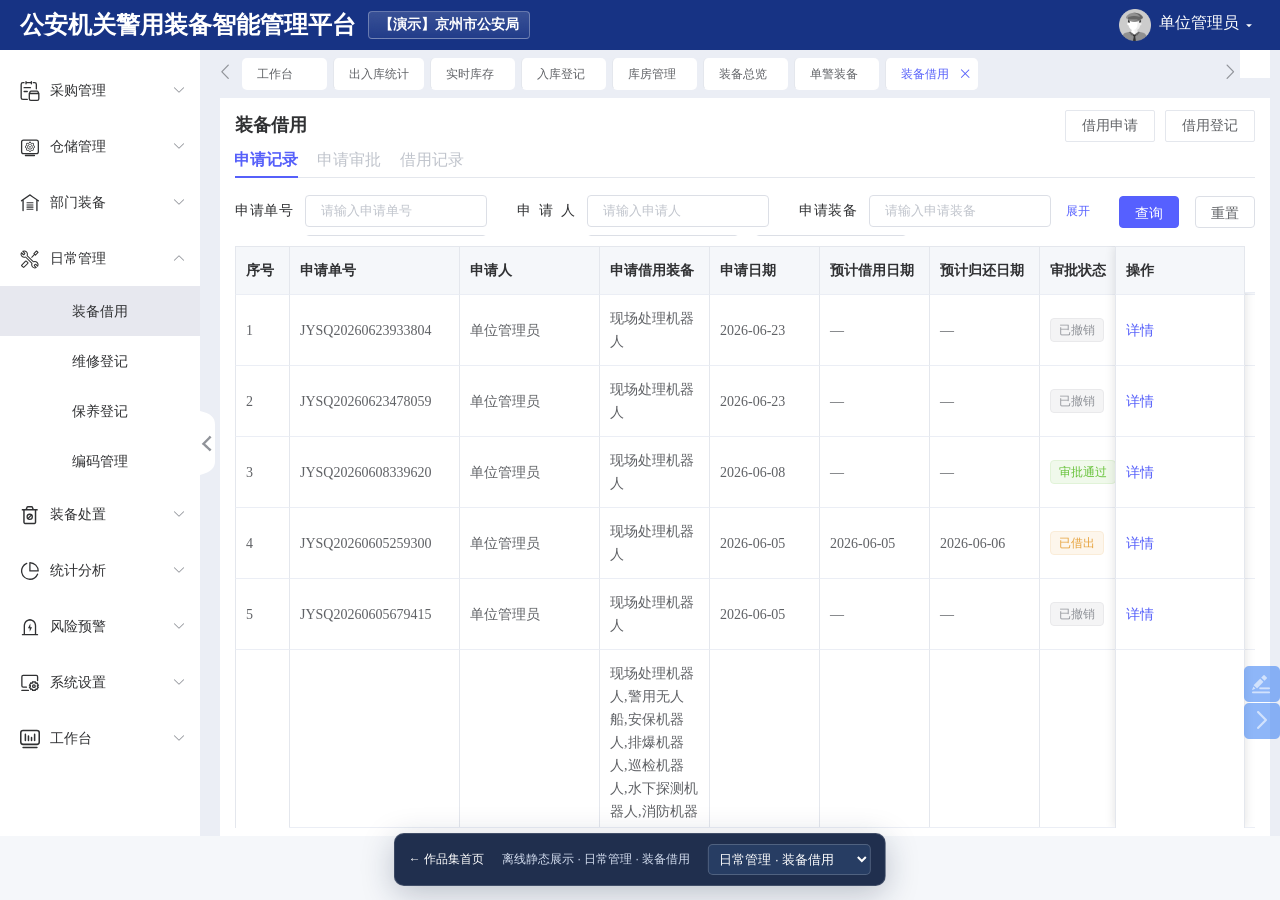
<file: pages/09-borrow-records.html>
<!doctype html>
<html lang="zh-CN"><head><meta charset="utf-8"><link rel="stylesheet" href="../assets/a75b6a706706-main.css"><link rel="stylesheet" href="../assets/99733dc4d3de-font.css"><link rel="stylesheet" href="../assets/b8a30d08de4d-zkml-ui.css"><link rel="stylesheet" href="../assets/4b839b14a725-police-ui.css"><link rel="stylesheet" href="../assets/8e5123ddd7e0-default.css"><link rel="stylesheet" href="../assets/495cbee80b74-iconfont.css"><link rel="stylesheet" href="../assets/02607e779783-iconfont.css"><link href="../assets/ac1568eb8ac0-app.73de8ee4.css" rel="stylesheet"><style>.w-e-toolbar,
.w-e-text-container,
.w-e-menu-panel {
  padding: 0;
  margin: 0;
  box-sizing: border-box;
  background-color: #fff;
  /*表情菜单样式*/
  /*分割线样式*/
}
.w-e-toolbar h1,
.w-e-text-container h1,
.w-e-menu-panel h1 {
  font-size: 32px !important;
}
.w-e-toolbar h2,
.w-e-text-container h2,
.w-e-menu-panel h2 {
  font-size: 24px !important;
}
.w-e-toolbar h3,
.w-e-text-container h3,
.w-e-menu-panel h3 {
  font-size: 18.72px !important;
}
.w-e-toolbar h4,
.w-e-text-container h4,
.w-e-menu-panel h4 {
  font-size: 16px !important;
}
.w-e-toolbar h5,
.w-e-text-container h5,
.w-e-menu-panel h5 {
  font-size: 13.28px !important;
}
.w-e-toolbar p,
.w-e-text-container p,
.w-e-menu-panel p {
  font-size: 16px !important;
}
.w-e-toolbar .eleImg,
.w-e-text-container .eleImg,
.w-e-menu-panel .eleImg {
  cursor: pointer;
  display: inline-block;
  font-size: 18px;
  padding: 0 3px;
}
.w-e-toolbar *,
.w-e-text-container *,
.w-e-menu-panel * {
  padding: 0;
  margin: 0;
  box-sizing: border-box;
}
.w-e-toolbar hr,
.w-e-text-container hr,
.w-e-menu-panel hr {
  cursor: pointer;
  display: block;
  height: 0px;
  border: 0;
  border-top: 3px solid #ccc;
  margin: 20px 0;
}
.w-e-clear-fix:after {
  content: "";
  display: table;
  clear: both;
}
.w-e-drop-list-item {
  position: relative;
  top: 1px;
  padding-right: 7px;
  color: #333 !important;
}
.w-e-drop-list-tl {
  padding-left: 10px;
  text-align: left;
}
</style><style>@font-face {
  font-family: 'w-e-icon';
  src: url("[data-uri]") format('truetype');
  font-weight: normal;
  font-style: normal;
}
[class^="w-e-icon-"],
[class*=" w-e-icon-"] {
  /* use !important to prevent issues with browser extensions that change fonts */
  font-family: 'w-e-icon' !important;
  speak: none;
  font-style: normal;
  font-weight: normal;
  font-variant: normal;
  text-transform: none;
  line-height: 1;
  /* Better Font Rendering =========== */
  -webkit-font-smoothing: antialiased;
  -moz-osx-font-smoothing: grayscale;
}
.w-e-icon-close:before {
  content: "\f00d";
}
.w-e-icon-upload2:before {
  content: "\e9c6";
}
.w-e-icon-trash-o:before {
  content: "\f014";
}
.w-e-icon-header:before {
  content: "\f1dc";
}
.w-e-icon-pencil2:before {
  content: "\e906";
}
.w-e-icon-paint-brush:before {
  content: "\f1fc";
}
.w-e-icon-image:before {
  content: "\e90d";
}
.w-e-icon-play:before {
  content: "\e912";
}
.w-e-icon-location:before {
  content: "\e947";
}
.w-e-icon-undo:before {
  content: "\e965";
}
.w-e-icon-redo:before {
  content: "\e966";
}
.w-e-icon-quotes-left:before {
  content: "\e977";
}
.w-e-icon-list-numbered:before {
  content: "\e9b9";
}
.w-e-icon-list2:before {
  content: "\e9bb";
}
.w-e-icon-link:before {
  content: "\e9cb";
}
.w-e-icon-happy:before {
  content: "\e9df";
}
.w-e-icon-bold:before {
  content: "\ea62";
}
.w-e-icon-underline:before {
  content: "\ea63";
}
.w-e-icon-italic:before {
  content: "\ea64";
}
.w-e-icon-strikethrough:before {
  content: "\ea65";
}
.w-e-icon-table2:before {
  content: "\ea71";
}
.w-e-icon-paragraph-left:before {
  content: "\ea77";
}
.w-e-icon-paragraph-center:before {
  content: "\ea78";
}
.w-e-icon-paragraph-right:before {
  content: "\ea79";
}
.w-e-icon-paragraph-justify:before {
  content: "\ea7a";
}
.w-e-icon-terminal:before {
  content: "\f120";
}
.w-e-icon-page-break:before {
  content: "\ea68";
}
.w-e-icon-cancel-circle:before {
  content: "\ea0d";
}
.w-e-icon-font:before {
  content: "\ea5c";
}
.w-e-icon-text-heigh:before {
  content: "\ea5f";
}
.w-e-icon-paint-format:before {
  content: "\e90c";
}
.w-e-icon-indent-increase:before {
  content: "\ea7b";
}
.w-e-icon-indent-decrease:before {
  content: "\ea7c";
}
.w-e-icon-row-height:before {
  content: "\e9be";
}
.w-e-icon-fullscreen_exit:before {
  content: "\e900";
}
.w-e-icon-fullscreen:before {
  content: "\e901";
}
.w-e-icon-split-line:before {
  content: "\ea0b";
}
.w-e-icon-checkbox-checked:before {
  content: "\ea52";
}
</style><style>.w-e-toolbar {
  display: flex;
  padding: 0 6px;
  flex-wrap: wrap;
  position: relative;
  /* 单个菜单 */
}
.w-e-toolbar .w-e-menu {
  position: relative;
  display: flex;
  width: 40px;
  height: 40px;
  align-items: center;
  justify-content: center;
  text-align: center;
  cursor: pointer;
}
.w-e-toolbar .w-e-menu i {
  color: #999;
}
.w-e-toolbar .w-e-menu:hover {
  background-color: #F6F6F6;
}
.w-e-toolbar .w-e-menu:hover i {
  color: #333;
}
.w-e-toolbar .w-e-active i {
  color: #1e88e5;
}
.w-e-toolbar .w-e-active:hover i {
  color: #1e88e5;
}
.w-e-menu-tooltip {
  position: absolute;
  display: flex;
  color: #f1f1f1;
  background-color: rgba(0, 0, 0, 0.75);
  box-shadow: 0 2px 8px 0 rgba(0, 0, 0, 0.15);
  border-radius: 4px;
  padding: 4px 5px 6px;
  justify-content: center;
  align-items: center;
}
.w-e-menu-tooltip-up::after {
  content: "";
  position: absolute;
  top: 100%;
  left: 50%;
  margin-left: -5px;
  border: 5px solid rgba(0, 0, 0, 0);
  border-top-color: rgba(0, 0, 0, 0.73);
}
.w-e-menu-tooltip-down::after {
  content: "";
  position: absolute;
  bottom: 100%;
  left: 50%;
  margin-left: -5px;
  border: 5px solid rgba(0, 0, 0, 0);
  border-bottom-color: rgba(0, 0, 0, 0.73);
}
.w-e-menu-tooltip-item-wrapper {
  font-size: 14px;
  margin: 0 5px;
}
</style><style>.w-e-text-container {
  position: relative;
  height: 100%;
}
.w-e-text-container .w-e-progress {
  position: absolute;
  background-color: #1e88e5;
  top: 0;
  left: 0;
  height: 1px;
}
.w-e-text-container .placeholder {
  color: #D4D4D4;
  position: absolute;
  font-size: 11pt;
  line-height: 22px;
  left: 10px;
  top: 10px;
  -webkit-user-select: none;
     -moz-user-select: none;
      -ms-user-select: none;
          user-select: none;
  z-index: -1;
}
.w-e-text {
  padding: 0 10px;
  overflow-y: auto;
}
.w-e-text p,
.w-e-text h1,
.w-e-text h2,
.w-e-text h3,
.w-e-text h4,
.w-e-text h5,
.w-e-text table,
.w-e-text pre {
  margin: 10px 0;
  line-height: 1.5;
}
.w-e-text ul,
.w-e-text ol {
  margin: 10px 0 10px 20px;
}
.w-e-text blockquote {
  display: block;
  border-left: 8px solid #d0e5f2;
  padding: 5px 10px;
  margin: 10px 0;
  line-height: 1.4;
  font-size: 100%;
  background-color: #f1f1f1;
}
.w-e-text code {
  display: inline-block;
  background-color: #f1f1f1;
  border-radius: 3px;
  padding: 3px 5px;
  margin: 0 3px;
}
.w-e-text pre code {
  display: block;
}
.w-e-text table {
  border-top: 1px solid #ccc;
  border-left: 1px solid #ccc;
}
.w-e-text table td,
.w-e-text table th {
  border-bottom: 1px solid #ccc;
  border-right: 1px solid #ccc;
  padding: 3px 5px;
  min-height: 30px;
  height: 30px;
}
.w-e-text table th {
  border-bottom: 2px solid #ccc;
  text-align: center;
  background-color: #f1f1f1;
}
.w-e-text:focus {
  outline: none;
}
.w-e-text img {
  cursor: pointer;
}
.w-e-text img:hover {
  box-shadow: 0 0 5px #333;
}
.w-e-text .w-e-todo {
  margin: 0 0 0 20px;
}
.w-e-text .w-e-todo li {
  list-style: none;
  font-size: 1em;
}
.w-e-text .w-e-todo li span:nth-child(1) {
  position: relative;
  left: -18px;
}
.w-e-text .w-e-todo li span:nth-child(1) input {
  position: absolute;
  margin-right: 3px;
}
.w-e-text .w-e-todo li span:nth-child(1) input[type=checkbox] {
  top: 50%;
  margin-top: -6px;
}
.w-e-tooltip {
  position: absolute;
  display: flex;
  color: #f1f1f1;
  background-color: rgba(0, 0, 0, 0.75);
  box-shadow: 0 2px 8px 0 rgba(0, 0, 0, 0.15);
  border-radius: 4px;
  padding: 4px 5px 6px;
  justify-content: center;
  align-items: center;
}
.w-e-tooltip-up::after {
  content: "";
  position: absolute;
  top: 100%;
  left: 50%;
  margin-left: -5px;
  border: 5px solid rgba(0, 0, 0, 0);
  border-top-color: rgba(0, 0, 0, 0.73);
}
.w-e-tooltip-down::after {
  content: "";
  position: absolute;
  bottom: 100%;
  left: 50%;
  margin-left: -5px;
  border: 5px solid rgba(0, 0, 0, 0);
  border-bottom-color: rgba(0, 0, 0, 0.73);
}
.w-e-tooltip-item-wrapper {
  cursor: pointer;
  font-size: 14px;
  margin: 0 5px;
}
.w-e-tooltip-item-wrapper:hover {
  color: #ccc;
  text-decoration: underline;
}
</style><style>.w-e-menu .w-e-panel-container {
  position: absolute;
  top: 0;
  left: 50%;
  border: 1px solid #ccc;
  border-top: 0;
  box-shadow: 1px 1px 2px #ccc;
  color: #333;
  background-color: #fff;
  text-align: left;
  /* 为 emotion panel 定制的样式 */
  /* 上传图片、上传视频的 panel 定制样式 */
}
.w-e-menu .w-e-panel-container .w-e-panel-close {
  position: absolute;
  right: 0;
  top: 0;
  padding: 5px;
  margin: 2px 5px 0 0;
  cursor: pointer;
  color: #999;
}
.w-e-menu .w-e-panel-container .w-e-panel-close:hover {
  color: #333;
}
.w-e-menu .w-e-panel-container .w-e-panel-tab-title {
  list-style: none;
  display: flex;
  font-size: 14px;
  margin: 2px 10px 0 10px;
  border-bottom: 1px solid #f1f1f1;
}
.w-e-menu .w-e-panel-container .w-e-panel-tab-title .w-e-item {
  padding: 3px 5px;
  color: #999;
  cursor: pointer;
  margin: 0 3px;
  position: relative;
  top: 1px;
}
.w-e-menu .w-e-panel-container .w-e-panel-tab-title .w-e-active {
  color: #333;
  border-bottom: 1px solid #333;
  cursor: default;
  font-weight: 700;
}
.w-e-menu .w-e-panel-container .w-e-panel-tab-content {
  padding: 10px 15px 10px 15px;
  font-size: 16px;
  /* 输入框的样式 */
  /* 按钮的样式 */
}
.w-e-menu .w-e-panel-container .w-e-panel-tab-content input:focus,
.w-e-menu .w-e-panel-container .w-e-panel-tab-content textarea:focus,
.w-e-menu .w-e-panel-container .w-e-panel-tab-content button:focus {
  outline: none;
}
.w-e-menu .w-e-panel-container .w-e-panel-tab-content textarea {
  width: 100%;
  border: 1px solid #ccc;
  padding: 5px;
  margin-top: 10px;
}
.w-e-menu .w-e-panel-container .w-e-panel-tab-content textarea:focus {
  border-color: #1e88e5;
}
.w-e-menu .w-e-panel-container .w-e-panel-tab-content input[type=text] {
  border: none;
  border-bottom: 1px solid #ccc;
  font-size: 14px;
  height: 20px;
  color: #333;
  text-align: left;
}
.w-e-menu .w-e-panel-container .w-e-panel-tab-content input[type=text].small {
  width: 30px;
  text-align: center;
}
.w-e-menu .w-e-panel-container .w-e-panel-tab-content input[type=text].block {
  display: block;
  width: 100%;
  margin: 10px 0;
}
.w-e-menu .w-e-panel-container .w-e-panel-tab-content input[type=text]:focus {
  border-bottom: 2px solid #1e88e5;
}
.w-e-menu .w-e-panel-container .w-e-panel-tab-content .w-e-button-container button {
  font-size: 14px;
  color: #1e88e5;
  border: none;
  padding: 5px 10px;
  background-color: #fff;
  cursor: pointer;
  border-radius: 3px;
}
.w-e-menu .w-e-panel-container .w-e-panel-tab-content .w-e-button-container button.left {
  float: left;
  margin-right: 10px;
}
.w-e-menu .w-e-panel-container .w-e-panel-tab-content .w-e-button-container button.right {
  float: right;
  margin-left: 10px;
}
.w-e-menu .w-e-panel-container .w-e-panel-tab-content .w-e-button-container button.gray {
  color: #999;
}
.w-e-menu .w-e-panel-container .w-e-panel-tab-content .w-e-button-container button.red {
  color: #c24f4a;
}
.w-e-menu .w-e-panel-container .w-e-panel-tab-content .w-e-button-container button:hover {
  background-color: #f1f1f1;
}
.w-e-menu .w-e-panel-container .w-e-panel-tab-content .w-e-button-container:after {
  content: "";
  display: table;
  clear: both;
}
.w-e-menu .w-e-panel-container .w-e-emoticon-container .w-e-item {
  cursor: pointer;
  font-size: 18px;
  padding: 0 3px;
  display: inline-block;
}
.w-e-menu .w-e-panel-container .w-e-up-img-container,
.w-e-menu .w-e-panel-container .w-e-up-video-container {
  text-align: center;
}
.w-e-menu .w-e-panel-container .w-e-up-img-container .w-e-up-btn,
.w-e-menu .w-e-panel-container .w-e-up-video-container .w-e-up-btn {
  display: inline-block;
  color: #999;
  cursor: pointer;
  font-size: 60px;
  line-height: 1;
}
.w-e-menu .w-e-panel-container .w-e-up-img-container .w-e-up-btn:hover,
.w-e-menu .w-e-panel-container .w-e-up-video-container .w-e-up-btn:hover {
  color: #333;
}
</style><style>.w-e-toolbar .w-e-droplist {
  position: absolute;
  left: 0;
  top: 0;
  background-color: #fff;
  border: 1px solid #f1f1f1;
  border-right-color: #ccc;
  border-bottom-color: #ccc;
}
.w-e-toolbar .w-e-droplist .w-e-dp-title {
  text-align: center;
  color: #999;
  line-height: 2;
  border-bottom: 1px solid #f1f1f1;
  font-size: 13px;
}
.w-e-toolbar .w-e-droplist ul.w-e-list {
  list-style: none;
  line-height: 1;
}
.w-e-toolbar .w-e-droplist ul.w-e-list li.w-e-item {
  color: #333;
  padding: 5px 0;
}
.w-e-toolbar .w-e-droplist ul.w-e-list li.w-e-item:hover {
  background-color: #f1f1f1;
}
.w-e-toolbar .w-e-droplist ul.w-e-block {
  list-style: none;
  text-align: left;
  padding: 5px;
}
.w-e-toolbar .w-e-droplist ul.w-e-block li.w-e-item {
  display: inline-block;
  padding: 3px 5px;
}
.w-e-toolbar .w-e-droplist ul.w-e-block li.w-e-item:hover {
  background-color: #f1f1f1;
}
</style><style>.w-e-text-container {
  overflow: hidden;
}
.w-e-img-drag-mask {
  position: absolute;
  z-index: 1;
  border: 1px dashed #ccc;
  box-sizing: border-box;
}
.w-e-img-drag-mask .w-e-img-drag-rb {
  position: absolute;
  right: -5px;
  bottom: -5px;
  width: 16px;
  height: 16px;
  border-radius: 50%;
  background: #ccc;
  cursor: se-resize;
}
.w-e-img-drag-mask .w-e-img-drag-show-size {
  min-width: 110px;
  height: 22px;
  line-height: 22px;
  font-size: 14px;
  color: #999;
  position: absolute;
  left: 0;
  top: 0;
  background-color: #999;
  color: #fff;
  border-radius: 2px;
  padding: 0 5px;
}
</style><style>.w-e-table {
  display: flex;
}
.w-e-table .w-e-table-input {
  width: 40px;
  text-align: center!important;
  margin: 0 5px;
}
</style><style>.w-e-full-screen-editor {
  position: fixed;
  width: 100%!important;
  height: 100%!important;
  left: 0;
  top: 0;
}
</style><style>.w-e-content-mantle {
  width: 100%;
  height: 100%;
  overflow-y: auto;
}
.w-e-content-mantle .w-e-content-preview {
  width: 100%;
  min-height: 100%;
  padding: 0 10px;
  line-height: 1.5;
}
.w-e-content-mantle .w-e-content-preview img {
  cursor: default;
}
.w-e-content-mantle .w-e-content-preview img:hover {
  box-shadow: none;
}
.w-e-menue-mantle {
  position: absolute;
  height: 100%;
  width: 100%;
  top: 0;
  left: 0;
}
</style><style type="text/css">.el-select-tree{display:inline-block}.el-select-tree .el-input__icon{cursor:pointer;-webkit-transition:-webkit-transform .3s;transition:-webkit-transform .3s;transition:transform .3s;transition:transform .3s,-webkit-transform .3s}.el-select-tree .el-input__icon-close{display:none}.el-select-tree .el-input__inner{cursor:pointer;padding-right:30px}.el-select-tree .el-input:hover:not(.is-disabled) .el-input__inner{border-color:#c0c4cc}.el-select-tree .el-input:hover:not(.is-disabled).is-selected.is-clearable .el-input__icon-close{display:inline-block}.el-select-tree .el-input:hover:not(.is-disabled).is-selected.is-clearable .el-input__icon-arrow-down{display:none}.el-select-tree .el-input.is-active .el-input__icon-arrow-down{-webkit-transform:rotate(-180deg);-ms-transform:rotate(-180deg);transform:rotate(-180deg)}.el-select-tree .el-input.is-active .el-input__inner{border-color:#409eff}.el-select-tree__popover{padding:0!important;border:1px solid #e4e7ed!important;border-radius:4px!important}.el-select-tree__popover .popper__arrow{left:35px!important}.el-select-tree__popover .el-tree-node__expand-icon.is-leaf{cursor:pointer}.el-select-tree__list{overflow-y:auto}.el-select-tree__list::-webkit-scrollbar-track-piece{background:#d3dce6}.el-select-tree__list::-webkit-scrollbar{width:4px}.el-select-tree__list::-webkit-scrollbar-thumb{background:#99a9bf}.el-select-tree__item{position:relative;white-space:nowrap;padding-right:20px}.el-select-tree__item.is-selected{color:#409eff;font-weight:bolder}.el-select-tree__item.is-disabled{color:#bbb;cursor:not-allowed}</style><link rel="stylesheet" type="text/css" href="../assets/f544667966f7-chunk-37cae670.21fa696d.css"><link rel="stylesheet" type="text/css" href="../assets/c38882f746fa-chunk-a2f9f28c.5c264e4e.css"><link rel="stylesheet" type="text/css" href="../assets/88d1f2d2cb9c-chunk-308e155c.c3f1a222.css"><link rel="stylesheet" type="text/css" href="../assets/7e0d08e3c566-chunk-595ae810.dafb4366.css"><link rel="stylesheet" type="text/css" href="../assets/9a50e0ee8602-chunk-21f54617.8dccbaa2.css"><link rel="stylesheet" type="text/css" href="../assets/2b93351a8be4-chunk-653d23fe.9751bac7.css"><link rel="stylesheet" type="text/css" href="../assets/012712c6f304-chunk-65b8d03e.e5b3d646.css"><link rel="stylesheet" type="text/css" href="../assets/35f9f73c01af-chunk-7ed53cdc.fc15d1c7.css"><link rel="stylesheet" type="text/css" href="../assets/742002075a6b-chunk-8f26ee44.5d0b5383.css"><link rel="stylesheet" type="text/css" href="../assets/d91299909bc8-chunk-68972316.8209689f.css"><link rel="stylesheet" type="text/css" href="../assets/2b4e1e241c97-chunk-5abd26cc.32698199.css"><link rel="stylesheet" type="text/css" href="../assets/3a8c157c1abc-chunk-664f49fc.504fc07c.css"><title>日常管理 · 装备借用 · 静态作品集</title><meta name="viewport" content="width=device-width,initial-scale=1"><meta http-equiv="Content-Security-Policy" content="default-src 'self' data: blob:; script-src 'self'; style-src 'self' 'unsafe-inline'; img-src 'self' data: blob:; font-src 'self' data:; connect-src 'none'; form-action 'none';"><link rel="stylesheet" href="../offline.css"></head><body><div id="portfolio-bar"><a href="../index.html">← 作品集首页</a><span>离线静态展示 · 日常管理 · 装备借用</span><select id="portfolio-page-select" aria-label="切换展示页面"><option value="01-portal.html">功能门户</option><option value="02-workbench.html">装备工作台</option><option value="03-stock-statistics.html">库存概览 · 出入库统计</option><option value="04-live-stock.html">库存概览 · 实时库存</option><option value="05-inbound-form.html">装备入库 · 入库登记</option><option value="06-warehouse.html">库房管理</option><option value="07-equipment-overview.html">部门装备 · 装备总览</option><option value="08-personal-equipment.html">部门装备 · 单警装备</option><option value="09-borrow-records.html" selected>日常管理 · 装备借用</option><option value="10-maintenance-warning.html">风险预警 · 保养预警</option><option value="11-expiry-warning.html">风险预警 · 失效预警</option><option value="12-borrow-form.html">日常管理 · 借用登记</option></select></div><svg style="position:absolute;width:0;height:0;overflow:hidden"><defs><symbol id="icon-caigouguanli_icon" viewbox="0 0 1024 1024"><path d="M406.045853 944.54039a33.784626 33.784626 0 0 1-33.84179 33.841791H151.717935a126.049238 126.049238 0 0 1-125.763412-125.763413V177.212081A126.049238 126.049238 0 0 1 151.717935 51.448669h52.763468a33.841791 33.841791 0 1 1 0 67.683581H151.717935A58.365656 58.365656 0 0 0 93.638105 177.212081v675.235192A58.365656 58.365656 0 0 0 151.717935 910.698599h220.371797a33.784626 33.784626 0 0 1 33.956121 33.841791z m274.735891-825.40814h64.539496A58.365656 58.365656 0 0 1 803.40107 177.212081v219.056997a33.841791 33.841791 0 1 0 67.683582 0V177.212081a126.049238 126.049238 0 0 0-125.763412-125.763412h-64.539496a33.841791 33.841791 0 1 0 0 67.683581z m-373.117178 54.592754a33.784626 33.784626 0 0 0 33.841791-33.841791v-19.150337h206.423491v19.150337a33.841791 33.841791 0 1 0 67.683582 0V33.841791a33.841791 33.841791 0 1 0-67.683582 0v19.150338H341.506357V33.841791a33.841791 33.841791 0 1 0-67.683582 0v106.041422a33.784626 33.784626 0 0 0 33.898956 33.841791z m-97.923966 136.053146a33.841791 33.841791 0 1 0 0 67.683582H534.72469a33.841791 33.841791 0 1 0 0-67.683582z m162.406297 194.704628H209.7406a33.841791 33.841791 0 1 0 0 67.683582h162.406297a33.841791 33.841791 0 0 0 0-67.683582zM997.762707 640.250098v268.67638a115.245018 115.245018 0 0 1-115.073522 115.073522H557.590765A115.245018 115.245018 0 0 1 442.517243 908.926478v-268.67638a36.014068 36.014068 0 0 1 3.372746-14.862949l49.390722-101.068051a77.458829 77.458829 0 0 1 69.055546-43.102551h311.550271a77.173003 77.173003 0 0 1 69.055546 43.102551l49.390722 101.068051a30.297549 30.297549 0 0 1 3.429911 14.862949zM555.818644 554.10216l-25.495673 52.363312h379.405348l-25.495674-52.363312a9.26076 9.26076 0 0 0-8.346117-5.202032H564.107596a9.546586 9.546586 0 0 0-8.231787 5.144867z m374.260481 120.046894H510.029329v234.377268a47.38994 47.38994 0 0 0 47.38994 47.38994h325.269916a47.38994 47.38994 0 0 0 47.38994-47.38994z" fill="#303133"></path></symbol><symbol id="icon-iconzuocelan-cangchuguanli-zb" viewbox="0 0 1024 1024"><path d="M840.082021 124.191048H181.229307A131.808952 131.808952 0 0 0 49.548387 256v494.203551a131.808952 131.808952 0 0 0 131.744936 131.808952h658.852714a131.808952 131.808952 0 0 0 131.744936-131.744936V256.064016a131.808952 131.808952 0 0 0-131.744936-131.872968z m65.936484 625.948487a66.0005 66.0005 0 0 1-65.872468 65.936484H181.229307a66.0005 66.0005 0 0 1-65.872468-65.872468v-494.203551A66.0005 66.0005 0 0 1 181.229307 190.127532h658.91673a65.936484 65.936484 0 0 1 65.872468 65.872468v494.203551z m-164.713179 164.713178H280.006002a32.968242 32.968242 0 1 0 0 65.872468h460.915228a32.968242 32.968242 0 0 0 0-65.872468z m0 0" fill="#303133"></path><path d="M746.490623 451.44086l-23.173794-6.785696a206.707677 206.707677 0 0 0-20.933233-51.980995l12.099025-21.381346a17.988497 17.988497 0 0 0 0-23.685921l-46.859715-46.923731a19.204801 19.204801 0 0 0-9.602401-4.48112 34.312578 34.312578 0 0 0-14.083521 4.48112l-20.869217 14.147537a149.285321 149.285321 0 0 0-54.285571-25.990498l-7.297825-23.685921c-2.24056-9.602401-7.36184-16.388097-16.388097-16.388097H476.215054c-6.785696 0-14.083521 7.36184-16.388097 16.388097l-4.481121 23.685921a204.403101 204.403101 0 0 0-54.221555 21.445361l-21.445361-11.84296a25.606402 25.606402 0 0 0-11.842961-4.545137c-4.545136 0-7.297824 0-9.602401 4.545137l-46.859715 46.859715a18.052513 18.052513 0 0 0 0 23.749937l11.906977 21.445361a165.225306 165.225306 0 0 0-23.749937 54.221556l-23.749938 7.297824c-9.602401 2.304576-16.388097 7.36184-16.388097 16.388097v68.369093c0 9.602401 9.602401 14.083521 16.388097 16.324081l23.749938 7.36184a224.056014 224.056014 0 0 0 21.445361 51.980995l-11.842961 21.445362a17.988497 17.988497 0 0 0 0 23.685921l46.859715 46.923731a18.436609 18.436609 0 0 0 9.602401 4.48112 34.248562 34.248562 0 0 0 14.083521-4.48112l21.445361-14.147537a200.242061 200.242061 0 0 0 51.980995 21.509377l7.361841 23.685922c2.24056 9.602401 7.297824 16.388097 16.324081 16.388097h67.792948c9.602401 0 14.083521-9.602401 16.388097-16.388097l7.361841-23.685922a199.153788 199.153788 0 0 0 51.916979-21.509377l21.509377 14.147537a34.056514 34.056514 0 0 0 14.083521 4.48112c4.48112 0 7.36184 0 9.602401-4.48112l46.923731-46.923731a18.756689 18.756689 0 0 0 0-23.685921l-11.906977-21.445362a200.562141 200.562141 0 0 0 21.445361-51.980995l23.685922-7.36184c9.666417-2.24056 16.388097-7.297824 16.388097-16.324081V468.405101a14.467617 14.467617 0 0 0-15.491873-16.964241z m-22.725682 75.666917l-21.893473 6.785696a26.694674 26.694674 0 0 0-15.043761 15.107777 270.083521 270.083521 0 0 1-17.156289 43.210803 20.613153 20.613153 0 0 0 0 21.893473l10.882721 19.71693-36.937235 37.00125-19.780945-10.946737a15.491873 15.491873 0 0 0-10.434609-2.624656 20.421105 20.421105 0 0 0-10.946736 2.112528 140.835209 140.835209 0 0 1-43.210803 17.156289 25.606402 25.606402 0 0 0-15.107777 15.107777l-6.785696 21.829458h-52.045012l-6.785696-21.829458a25.606402 25.606402 0 0 0-15.043761-15.107777 264.770193 264.770193 0 0 1-43.210803-17.156289 21.445361 21.445361 0 0 0-10.946736-2.112528 20.293073 20.293073 0 0 0-10.882721 2.112528l-19.780945 10.946737-36.425107-39.049763 10.946737-19.780945a20.677169 20.677169 0 0 0 0-21.893473 141.283321 141.283321 0 0 1-17.220305-43.146787 25.606402 25.606402 0 0 0-15.043761-15.107777l-21.893473-6.785696v-52.045011l21.893473-6.785697a26.822706 26.822706 0 0 0 15.043761-15.107777 265.410353 265.410353 0 0 1 17.220305-43.210803 20.677169 20.677169 0 0 0 0-21.893473l-10.946737-14.531633 36.937235-36.937234 19.844961 10.946737a24.582146 24.582146 0 0 0 10.882721 2.048512 20.741185 20.741185 0 0 0 10.946736-2.048512 141.539385 141.539385 0 0 1 43.210803-17.15629 25.606402 25.606402 0 0 0 15.107777-15.107776l6.785696-21.829458h52.045012l6.785696 21.829458a25.606402 25.606402 0 0 0 15.107777 15.107776 264.834209 264.834209 0 0 1 43.146787 17.15629 20.741185 20.741185 0 0 0 10.946736 2.048512 21.509377 21.509377 0 0 0 10.946737-2.048512l19.780945-10.946737 34.824706 36.937234-10.88272 17.156289a20.677169 20.677169 0 0 0 0 21.829458 142.243561 142.243561 0 0 1 17.156289 43.210802 25.606402 25.606402 0 0 0 15.107777 15.107777l21.893473 6.785697v52.045011h1.024256zM511.423856 364.891223a136.162041 136.162041 0 1 0 0 272.260065 134.945736 134.945736 0 0 0 136.098024-136.098025A140.067017 140.067017 0 0 0 511.615904 364.891223z m0 28.423106a104.218055 104.218055 0 0 1 88.150037 46.475618l-57.614403 30.59965a42.506627 42.506627 0 0 0-30.59965-13.187296 38.409602 38.409602 0 0 0-30.59965 13.187296l-57.03826-30.59965a107.162791 107.162791 0 0 1 87.893974-46.475618zM500.349087 608.792198a105.946487 105.946487 0 0 1-96.664166-107.738935 86.101525 86.101525 0 0 1 8.962241-41.738434l57.038259 30.59965c0 4.225056-2.112528 6.849712-2.112528 11.074768a42.314579 42.314579 0 0 0 33.224306 41.738435c-0.32008 0.064016-0.32008 66.064516-0.32008 66.064516z m-11.138784-107.738935a22.341585 22.341585 0 0 1 22.213553-22.213553 21.125281 21.125281 0 0 1 22.213553 22.213553 22.213553 22.213553 0 1 1-44.427106 0z m129.952488 0A108.827207 108.827207 0 0 1 522.434609 608.792198V542.791698a45.323331 45.323331 0 0 0 33.288322-41.738435 20.805201 20.805201 0 0 0-2.112528-11.074768l56.974243-30.59965a130.976744 130.976744 0 0 1 8.706177 41.674418z m0 0" fill="#303133"></path></symbol><symbol id="icon-iconzuocelan-zhaungbeishiguanli-zb" viewbox="0 0 1024 1024"><path d="M962.288572 371.932983s-424.234059-298.314579-427.626907-300.875219c-26.054514-18.116529-26.054514-18.116529-53.325331 1.152289L54.861715 371.932983a31.623906 31.623906 0 0 0-4.545136 44.235059 32.008002 32.008002 0 0 0 43.082771 10.242561l29.511378-21.573394v495.675919a34.12053 34.12053 0 0 0 34.056514 34.056514 33.416354 33.416354 0 0 0 34.056514-34.056514V359.513878l317.583396-224.568142 323.408852 227.960991v538.758689a34.056514 34.056514 0 1 0 68.049012 0V411.622906l22.661666 14.723681a32.008002 32.008002 0 0 0 43.08277-10.242561 32.52013 32.52013 0 0 0-3.392848-44.235059z m-627.356839 256.064016a14.275569 14.275569 0 0 0 14.723681 14.723681h323.28082a14.275569 14.275569 0 0 0 14.723681-14.723681v-28.935234a14.275569 14.275569 0 0 0-14.723681-14.72368h-323.28082a14.275569 14.275569 0 0 0-14.723681 14.72368v29.511378z m0 111.131783a14.275569 14.275569 0 0 0 14.723681 14.723681h323.28082a14.275569 14.275569 0 0 0 14.723681-14.723681v-29.511378a14.275569 14.275569 0 0 0-14.723681-14.723681h-323.28082a14.275569 14.275569 0 0 0-14.723681 14.723681v29.511378z m14.723681-211.252813h323.28082a14.275569 14.275569 0 0 0 14.723681-14.723681v-29.511378a14.275569 14.275569 0 0 0-14.723681-14.723681h-323.28082a14.275569 14.275569 0 0 0-14.723681 14.723681v29.511378a14.979745 14.979745 0 0 0 14.723681 14.723681z m-14.723681 317.583396a14.275569 14.275569 0 0 0 14.723681 14.723681h323.28082a14.275569 14.275569 0 0 0 14.723681-14.723681v-28.743186a14.275569 14.275569 0 0 0-14.723681-14.723681h-323.28082a14.275569 14.275569 0 0 0-14.723681 14.723681v29.511378z" fill="#303133"></path></symbol><symbol id="icon-iconzuocelan-weibaoguanli-zb" viewbox="0 0 1024 1024"><path d="M219.428571 74.166729a181.737283 181.737283 0 0 0-84.085489 19.1976 27.132608 27.132608 0 0 0-8.126984 43.386577l92.212473 92.212474-32.571928 32.571928-92.212474-92.212473a24.63692 24.63692 0 0 0-19.1976-8.126984 26.044744 26.044744 0 0 0-24.380952 16.253968 190.760155 190.760155 0 0 0 35.259592 219.748531 182.249219 182.249219 0 0 0 132.911386 54.265217 159.148106 159.148106 0 0 0 62.392201-10.87864l301.082365 301.082365a191.976003 191.976003 0 0 0 43.386577 198.055243 191.976003 191.976003 0 0 0 216.996875 35.259592 27.132608 27.132608 0 0 0 8.126984-43.386576l-92.212473-92.212474 32.571928-32.571928 92.212474 92.212473a24.63692 24.63692 0 0 0 19.1976 8.126984 26.044744 26.044744 0 0 0 24.252968-16.381952 190.760155 190.760155 0 0 0-35.259592-219.748532 193.063867 193.063867 0 0 0-198.055243-43.386576L392.846894 326.551181a191.976003 191.976003 0 0 0-43.386577-198.055243 182.697163 182.697163 0 0 0-130.223722-54.265217z m-35.259592 244.129484a53.561305 53.561305 0 0 0 37.947256-16.253968l32.571929-32.571929a52.473441 52.473441 0 0 0 0-75.958505l-62.392201-62.392201c8.126984 0 16.253968-2.687664 24.444944-2.687664a127.216098 127.216098 0 0 1 94.96413 40.698913 136.686914 136.686914 0 0 1 32.571928 140.782402 51.193601 51.193601 0 0 0 13.566305 56.952881l301.082364 301.082364a53.561305 53.561305 0 0 0 37.947257 16.253969 46.138233 46.138233 0 0 0 19.1976-2.687664 132.143482 132.143482 0 0 1 140.782402 32.571928 132.207474 132.207474 0 0 1 37.947257 119.345082l-62.392201-62.392201a52.473441 52.473441 0 0 0-75.958505 0l-32.571929 32.571929a52.473441 52.473441 0 0 0 0 75.958505l62.392201 62.392201c-8.126984 0-16.253968 2.687664-24.444944 2.687664a127.216098 127.216098 0 0 1-94.96413-40.698913 136.686914 136.686914 0 0 1-32.571928-140.782402 51.193601 51.193601 0 0 0-13.566304-56.952881L319.640045 405.133358a53.561305 53.561305 0 0 0-37.947257-16.253968 52.985377 52.985377 0 0 0-19.1976 2.687664 132.143482 132.143482 0 0 1-140.782402-32.571928 132.207474 132.207474 0 0 1-37.947257-119.345082l62.392201 62.392201a53.561305 53.561305 0 0 0 38.011249 16.253968z" fill="#333333"></path><path d="M303.514061 589.558305a53.561305 53.561305 0 0 0-37.947257 16.253968L70.263217 801.179853a52.473441 52.473441 0 0 0 0 75.958505l75.958505 75.958505a52.473441 52.473441 0 0 0 75.958505 0l195.303588-195.303587a52.473441 52.473441 0 0 0 0-75.958505L341.525309 605.876265a45.498313 45.498313 0 0 0-38.011248-16.31796zM186.856643 915.085614l-75.958505-75.958505 195.303587-195.303587 76.278465 75.958505L186.856643 915.085614z m659.11761-775.83902l37.947257 37.947257-94.96413 94.964129-19.1976-19.1976-19.1976-19.1976 94.964129-94.96413m0-65.079865a24.63692 24.63692 0 0 0-19.1976 8.126984l-132.207474 133.35933a26.23672 26.23672 0 0 0 0 37.947257l19.1976 19.1976-133.103362 132.783402a26.23672 26.23672 0 0 0 0 37.947257 26.23672 26.23672 0 0 0 37.947257 0l132.911386-132.911386 19.1976 19.1976a26.23672 26.23672 0 0 0 37.947257 0l132.911386-132.911386a26.23672 26.23672 0 0 0 0-37.947257L865.171854 82.549681a21.11736 21.11736 0 0 0-19.197601-8.126984z" fill="#333333"></path></symbol><symbol id="icon-iconzuocelan-baofeiguanli-zb" viewbox="0 0 1024 1024"><path d="M899.936984 209.972493a19.972993 19.972993 0 0 0-14.659665-5.889472h-179.244811l-40.20205-102.425607a88.790198 88.790198 0 0 0-31.111778-39.305826A67.088772 67.088772 0 0 0 590.867717 46.859715H404.389097a85.397349 85.397349 0 0 0-45.707427 15.747937 79.315829 79.315829 0 0 0-31.111778 39.305826l-40.20205 102.425607H109.979495a19.972993 19.972993 0 0 0-14.659665 5.889472 13.699425 13.699425 0 0 0-3.648912 13.763441v39.305826a18.500625 18.500625 0 0 0 5.505376 13.763441 13.827457 13.827457 0 0 0 12.803201 5.889473h54.861715v583.313828a138.146537 138.146537 0 0 0 27.39885 86.485622 81.172293 81.172293 0 0 0 65.808452 35.40085h480.888222a78.483621 78.483621 0 0 0 65.808452-37.321331 148.005001 148.005001 0 0 0 27.39885-88.406101V282.630658h54.989747a16.068017 16.068017 0 0 0 12.803201-5.889473 22.085521 22.085521 0 0 0 5.505377-13.763441v-39.24181a22.085521 22.085521 0 0 0-5.505377-13.763441z m-502.845711-76.819205a18.564641 18.564641 0 0 1 9.154288-7.873968h182.829708c3.648912 0 7.297824 3.904976 9.154288 5.889472l29.255314 72.722181H367.771943z m347.414854 772.225057l-5.505377 5.889472H258.112528q-2.752688 0-5.505376-5.889472a83.604901 83.604901 0 0 1-12.803201-41.290323V282.630658h517.505376v581.649412a77.843461 77.843461 0 0 1-12.8032 41.290323z" fill="#303133"></path><path d="M497.596399 440.046012a165.865466 165.865466 0 1 0 165.865466 165.865466 166.44161 166.44161 0 0 0-165.865466-165.865466z m0 66.32058a96.792198 96.792198 0 0 1 43.146787 9.92248l-132.705176 132.705177a96.856214 96.856214 0 0 1-9.922481-43.146787A99.80095 99.80095 0 0 1 497.596399 506.366592z m0 199.025756a96.728182 96.728182 0 0 1-43.146787-9.922481l132.705177-132.705176a96.792198 96.792198 0 0 1 9.92248 43.146787 99.80095 99.80095 0 0 1-99.48087 99.544886z" fill="#303133"></path></symbol><symbol id="icon-iconzuocelan-tongjifenxi-zb" viewbox="0 0 1024 1024"><path d="M507.006752 966.64166A455.6019 455.6019 0 0 1 331.154789 90.326582a32.52013 32.52013 0 1 1 25.158289 59.982995 390.88172 390.88172 0 1 0 512.128032 511.103776 32.648162 32.648162 0 0 1 60.175044 25.030258A455.729932 455.729932 0 0 1 507.070768 966.64166z m424.106026-423.145786H507.006752a32.584146 32.584146 0 0 1-32.648162-32.52013v-423.145787a32.584146 32.584146 0 0 1 32.648162-32.52013 456.818205 456.818205 0 0 1 456.754188 455.729933 32.584146 32.584146 0 0 1-32.648162 32.52013zM539.654914 478.391598h357.529382A391.649912 391.649912 0 0 0 539.654914 121.694424z" fill="#303133"></path></symbol><symbol id="icon-yujingzhongxin_icon" viewbox="0 0 1024 1024"><path d="M508.928 107.9808a296.2944 296.2944 0 0 1 123.5456 26.88 321.28 321.28 0 0 1 101.9904 72.8576 343.04 343.04 0 0 1 68.9152 108.0832 353.28 353.28 0 0 1 25.344 131.9424v419.5328h66.1504a35.84 35.84 0 0 1 1.1264 71.68h-768a35.84 35.84 0 0 1-1.28-71.68h61.5936l-0.3072-419.072a353.28 353.28 0 0 1 25.6-132.1984 340.992 340.992 0 0 1 68.9664-108.032 320.6144 320.6144 0 0 1 101.5296-72.9088 302.336 302.336 0 0 1 124.8768-27.0848z m0 71.68a244.5824 244.5824 0 0 0-178.688 78.7968 274.3808 274.3808 0 0 0-74.496 189.44l0.3072 419.4816h504.832v-419.328a274.688 274.688 0 0 0-74.4448-189.44 242.1248 242.1248 0 0 0-177.8176-78.9504z m20.1728 146.4832v198.7072h86.3232l-119.4496 234.3936v-189.44H406.7328l122.624-243.3536z" fill="#303133"></path></symbol><symbol id="icon-iconzuocelan-xitongshezhi-zb" viewbox="0 0 1024 1024"><path d="M930.28057 673.256314a91.542886 91.542886 0 0 0-0.32008-9.538385l50.508627-29.191297-100.697174-174.379595-50.508627 29.191298c-5.377344-3.328832-10.882721-6.4016-16.452113-9.538385v-58.254564H611.416854v58.382596a161.00025 161.00025 0 0 0-16.452113 9.538385l-50.508627-29.191298-100.697174 174.379595 50.508627 29.191297c0 3.2008-0.32008 6.4016-0.32008 9.538385a90.454614 90.454614 0 0 0 0.32008 9.538385l-50.508627 29.191298 100.697174 174.379594 50.508627-29.191297c5.377344 3.328832 10.882721 6.4016 16.452113 9.538384v58.062516h201.074269v-58.382596a161.00025 161.00025 0 0 0 16.452113-9.538384l50.508627 29.191297 100.697174-174.379595-50.508627-29.191297a63.055764 63.055764 0 0 0 0.64016-9.346337z m-69.137284-22.661665a146.212553 146.212553 0 0 1 1.856464 22.661665 170.410603 170.410603 0 0 1-1.856464 22.661665l-3.328832 22.661666 30.855714 17.924481-33.544387 58.062516-30.855713-17.796449-17.924482 14.4036a148.005001 148.005001 0 0 1-39.433858 22.661666l-21.317329 8.386096v35.592899h-67.536885v-35.720931l-21.317329-8.386096a153.63841 153.63841 0 0 1-39.433858-22.661666l-17.924482-14.4036-30.855713 17.796449-33.544387-58.062516 30.855714-17.924481-3.328832-22.661666a146.276569 146.276569 0 0 1-1.856464-22.661665 170.026507 170.026507 0 0 1 1.856464-22.661665l3.328832-22.661666-30.855714-17.988497 33.544387-58.062516 30.855713 17.79645 17.924482-14.403601a147.940985 147.940985 0 0 1 39.433858-22.661666l21.317329-8.386096v-35.40085h67.152789v35.72093l21.317329 8.386096a153.63841 153.63841 0 0 1 39.433858 22.661666l17.924481 14.403601 30.855714-17.796449 33.544387 58.062515-30.855714 17.924481z" fill="#303133"></path><path d="M712.114029 572.431108a100.697174 100.697174 0 1 0 100.697174 100.697174 100.76119 100.76119 0 0 0-100.697174-100.697174z m0 134.433608a33.544386 33.544386 0 1 1 33.544386-33.544386 33.672418 33.672418 0 0 1-33.544386 33.544386z m-281.094274 151.013754H95.127782a33.544386 33.544386 0 0 0 0 67.152788h335.635909a33.544386 33.544386 0 1 0 0-67.152788z m-268.483121-100.697175H330.322581a33.544386 33.544386 0 1 0 0-67.152788H162.536634a33.672418 33.672418 0 0 1-33.544386-33.544386v-469.877469a33.672418 33.672418 0 0 1 33.544386-33.544386h671.271818a33.672418 33.672418 0 0 1 33.544386 33.544386v201.394348a33.544386 33.544386 0 0 0 67.152788 0V186.606652a100.76119 100.76119 0 0 0-100.697174-100.697175H162.536634A100.76119 100.76119 0 0 0 61.83946 186.606652v469.877469a100.889222 100.889222 0 0 0 100.697174 100.697174z" fill="#303133"></path></symbol><symbol id="icon-shujugailan_icon" viewbox="0 0 1109 1024"><path d="M938.64989 0a170.701618 170.701618 0 0 1 170.701618 170.701618v512.034951a170.701618 170.701618 0 0 1-170.701618 170.701618H170.702317A170.701618 170.701618 0 0 1 0.000699 682.666667V170.631715A170.701618 170.701618 0 0 1 170.702317 0z m0 85.350809H170.702317A85.350809 85.350809 0 0 0 85.561215 164.270599v518.46597a85.350809 85.350809 0 0 0 78.91979 85.141102h774.448495a85.350809 85.350809 0 0 0 85.141101-78.91979V170.491911a85.350809 85.350809 0 0 0-78.919789-85.141102zM298.623677 213.342071a42.640453 42.640453 0 0 1 42.640453 42.640453v341.333334a42.640453 42.640453 0 1 1-85.350809 0V255.982524a42.640453 42.640453 0 0 1 42.780258-42.640453z m170.701618 85.350809a42.640453 42.640453 0 0 1 42.640453 42.640453v255.982525a42.640453 42.640453 0 1 1-85.350809 0V341.333333a42.640453 42.640453 0 0 1 42.710356-42.640453z m170.701617 85.350809a42.640453 42.640453 0 0 1 42.640454 42.640453v170.701618a42.640453 42.640453 0 1 1-85.350809 0V426.404533a42.640453 42.640453 0 0 1 42.710355-42.430746z m170.701618-170.701618a42.640453 42.640453 0 0 1 42.640454 42.640453v341.333334a42.640453 42.640453 0 1 1-85.350809 0V255.982524a42.640453 42.640453 0 0 1 42.85016-42.640453zM170.702317 938.649191h768.017475a42.640453 42.640453 0 1 1 0 85.350809H170.702317a42.640453 42.640453 0 1 1 0-85.350809z" fill="#303133"></path></symbol></defs></svg><div id="app"><div data-v-6fc8bf92="" id="main-default" class="main-default"><div data-v-4c7ec4d2="" data-v-6fc8bf92="" class="m-header g-head"><div data-v-4c7ec4d2="" class="u-title"><span data-v-4c7ec4d2="" class="title-area"><span data-v-4c7ec4d2="" class="title-system">公安机关警用装备智能管理平台</span><span data-v-4c7ec4d2="" class="title-orgname">【演示】京州市公安局</span></span></div><div data-v-4c7ec4d2="" class="u-login-info"><div data-v-4c7ec4d2="" style="margin-left: 12px;"><img data-v-4c7ec4d2="" width="32" height="32" src="[data-uri]"><div data-v-4c7ec4d2="" class="el-dropdown" style="margin-left: 8px;"><span data-v-4c7ec4d2="" class="el-dropdown-link el-dropdown-selfdefine" aria-haspopup="list" aria-controls="dropdown-menu-3007" role="button" tabindex="0"> 单位管理员 <i data-v-4c7ec4d2="" class="icon iconfont icon-arrow-sortdown-smal"></i></span><ul data-v-4c7ec4d2="" class="el-dropdown-menu el-popper" id="dropdown-menu-3007" style="display: none;"><li data-v-4c7ec4d2="" tabindex="-1" class="el-dropdown-menu__item"><i class="icon iconfont icon-dianyuan"></i>退出登录</li></ul></div></div></div></div><div data-v-040aea46="" data-v-6fc8bf92="" class="m-left g-left"><div data-v-040aea46="" class="person-logo"><img data-v-040aea46="" src="[data-uri]" alt=""></div><div data-v-040aea46="" class="el-scrollbar" style="height: 100%; padding-top: 12px;"><div class="el-scrollbar__wrap" style="margin-bottom: -10px; margin-right: -10px;"><div class="el-scrollbar__view"><ul data-v-040aea46="" role="menubar" class="el-menu"><li data-v-040aea46="" role="menuitem" aria-haspopup="true" class="el-submenu"><div class="el-submenu__title" style="padding-left: 20px;"><svg data-v-040aea46="" aria-hidden="true" class="iconfont"><use data-v-040aea46="" xlink:href="#icon-caigouguanli_icon"></use></svg><span data-v-040aea46="" class="title">采购管理 <!----></span><i class="el-submenu__icon-arrow el-icon-arrow-down"></i></div><ul role="menu" class="el-menu el-menu--inline" style="display: none;"><div data-v-040aea46=""><li data-v-040aea46="" role="menuitem" tabindex="-1" class="el-menu-item" style="padding-left: 40px;"><span data-v-040aea46="" class="title">接收通知</span></li></div><div data-v-040aea46=""><li data-v-040aea46="" role="menuitem" tabindex="-1" class="el-menu-item" style="padding-left: 40px;"><span data-v-040aea46="" class="title">调拨申请</span></li></div></ul></li><li data-v-040aea46="" role="menuitem" aria-haspopup="true" class="el-submenu"><div class="el-submenu__title" style="padding-left: 20px;"><svg data-v-040aea46="" aria-hidden="true" class="iconfont"><use data-v-040aea46="" xlink:href="#icon-iconzuocelan-cangchuguanli-zb"></use></svg><span data-v-040aea46="" class="title">仓储管理 <!----></span><i class="el-submenu__icon-arrow el-icon-arrow-down"></i></div><ul role="menu" class="el-menu el-menu--inline" style="display: none;" data-old-padding-top="" data-old-padding-bottom="" data-old-overflow=""><div data-v-040aea46=""><li data-v-040aea46="" role="menuitem" tabindex="0" class="el-menu-item" style="padding-left: 40px;" data-local-page="03-stock-statistics.html"><span data-v-040aea46="" class="title">库存概览</span></li></div><div data-v-040aea46=""><li data-v-040aea46="" role="menuitem" tabindex="0" class="el-menu-item" style="padding-left: 40px;" data-local-page="05-inbound-form.html"><span data-v-040aea46="" class="title">装备入库</span></li></div><div data-v-040aea46=""><li data-v-040aea46="" role="menuitem" tabindex="-1" class="el-menu-item" style="padding-left: 40px;"><span data-v-040aea46="" class="title">装备出库</span></li></div><div data-v-040aea46=""><li data-v-040aea46="" role="menuitem" tabindex="-1" class="el-menu-item" style="padding-left: 40px;"><span data-v-040aea46="" class="title">出库申请</span></li></div><div data-v-040aea46=""><li data-v-040aea46="" role="menuitem" tabindex="0" class="el-menu-item" style="padding-left: 40px;" data-local-page="06-warehouse.html"><span data-v-040aea46="" class="title">库房管理</span></li></div></ul></li><li data-v-040aea46="" role="menuitem" aria-haspopup="true" class="el-submenu"><div class="el-submenu__title" style="padding-left: 20px;"><svg data-v-040aea46="" aria-hidden="true" class="iconfont"><use data-v-040aea46="" xlink:href="#icon-iconzuocelan-zhaungbeishiguanli-zb"></use></svg><span data-v-040aea46="" class="title">部门装备 <!----></span><i class="el-submenu__icon-arrow el-icon-arrow-down"></i></div><ul role="menu" class="el-menu el-menu--inline" style="display: none;" data-old-padding-top="" data-old-padding-bottom="" data-old-overflow=""><div data-v-040aea46=""><li data-v-040aea46="" role="menuitem" tabindex="0" class="el-menu-item" style="padding-left: 40px;" data-local-page="07-equipment-overview.html"><span data-v-040aea46="" class="title">装备总览</span></li></div><div data-v-040aea46=""><li data-v-040aea46="" role="menuitem" tabindex="-1" class="el-menu-item" style="padding-left: 40px;"><span data-v-040aea46="" class="title">装备发放</span></li></div><div data-v-040aea46=""><li data-v-040aea46="" role="menuitem" tabindex="-1" class="el-menu-item" style="padding-left: 40px;"><span data-v-040aea46="" class="title">装备初始化</span></li></div><div data-v-040aea46=""><li data-v-040aea46="" role="menuitem" tabindex="-1" class="el-menu-item" style="padding-left: 40px;"><span data-v-040aea46="" class="title">装备申请</span></li></div><div data-v-040aea46=""><li data-v-040aea46="" role="menuitem" tabindex="-1" class="el-menu-item" style="padding-left: 40px;"><span data-v-040aea46="" class="title">装备更新</span></li></div><div data-v-040aea46=""><li data-v-040aea46="" role="menuitem" tabindex="-1" class="el-menu-item" style="padding-left: 40px;"><span data-v-040aea46="" class="title">接收记录</span></li></div></ul></li><li data-v-040aea46="" role="menuitem" aria-haspopup="true" class="el-submenu is-active is-opened" aria-expanded="true"><div class="el-submenu__title" style="padding-left: 20px;"><svg data-v-040aea46="" aria-hidden="true" class="iconfont"><use data-v-040aea46="" xlink:href="#icon-iconzuocelan-weibaoguanli-zb"></use></svg><span data-v-040aea46="" class="title">日常管理 <!----></span><i class="el-submenu__icon-arrow el-icon-arrow-down"></i></div><ul role="menu" class="el-menu el-menu--inline" style="" data-old-padding-top="" data-old-padding-bottom="" data-old-overflow=""><div data-v-040aea46=""><li data-v-040aea46="" role="menuitem" tabindex="0" class="el-menu-item is-active" style="padding-left: 40px;" data-local-page="09-borrow-records.html"><span data-v-040aea46="" class="title">装备借用</span></li></div><div data-v-040aea46=""><li data-v-040aea46="" role="menuitem" tabindex="-1" class="el-menu-item" style="padding-left: 40px;"><span data-v-040aea46="" class="title">维修登记</span></li></div><div data-v-040aea46=""><li data-v-040aea46="" role="menuitem" tabindex="-1" class="el-menu-item" style="padding-left: 40px;"><span data-v-040aea46="" class="title">保养登记</span></li></div><div data-v-040aea46=""><li data-v-040aea46="" role="menuitem" tabindex="-1" class="el-menu-item" style="padding-left: 40px;"><span data-v-040aea46="" class="title">编码管理</span></li></div></ul></li><li data-v-040aea46="" role="menuitem" aria-haspopup="true" class="el-submenu"><div class="el-submenu__title" style="padding-left: 20px;"><svg data-v-040aea46="" aria-hidden="true" class="iconfont"><use data-v-040aea46="" xlink:href="#icon-iconzuocelan-baofeiguanli-zb"></use></svg><span data-v-040aea46="" class="title">装备处置 <!----></span><i class="el-submenu__icon-arrow el-icon-arrow-down"></i></div><ul role="menu" class="el-menu el-menu--inline" style="display: none;"><div data-v-040aea46=""><li data-v-040aea46="" role="menuitem" tabindex="-1" class="el-menu-item" style="padding-left: 40px;"><span data-v-040aea46="" class="title">装备回收</span></li></div><div data-v-040aea46=""><li data-v-040aea46="" role="menuitem" tabindex="-1" class="el-menu-item" style="padding-left: 40px;"><span data-v-040aea46="" class="title">损耗注销</span></li></div><div data-v-040aea46=""><li data-v-040aea46="" role="menuitem" tabindex="-1" class="el-menu-item" style="padding-left: 40px;"><span data-v-040aea46="" class="title">人员调动</span></li></div><div data-v-040aea46=""><li data-v-040aea46="" role="menuitem" tabindex="-1" class="el-menu-item" style="padding-left: 40px;"><span data-v-040aea46="" class="title">人员离退</span></li></div><div data-v-040aea46=""><li data-v-040aea46="" role="menuitem" tabindex="-1" class="el-menu-item" style="padding-left: 40px;"><span data-v-040aea46="" class="title">装备转移</span></li></div></ul></li><li data-v-040aea46="" role="menuitem" aria-haspopup="true" class="el-submenu"><div class="el-submenu__title" style="padding-left: 20px;"><svg data-v-040aea46="" aria-hidden="true" class="iconfont"><use data-v-040aea46="" xlink:href="#icon-iconzuocelan-tongjifenxi-zb"></use></svg><span data-v-040aea46="" class="title">统计分析 <!----></span><i class="el-submenu__icon-arrow el-icon-arrow-down"></i></div><ul role="menu" class="el-menu el-menu--inline" style="display: none;"><div data-v-040aea46=""><li data-v-040aea46="" role="menuitem" tabindex="-1" class="el-menu-item" style="padding-left: 40px;"><span data-v-040aea46="" class="title">配发统计</span></li></div><div data-v-040aea46=""><li data-v-040aea46="" role="menuitem" tabindex="-1" class="el-menu-item" style="padding-left: 40px;"><span data-v-040aea46="" class="title">装备分布</span></li></div><div data-v-040aea46=""><li data-v-040aea46="" role="menuitem" tabindex="-1" class="el-menu-item" style="padding-left: 40px;"><span data-v-040aea46="" class="title">装备查询</span></li></div><div data-v-040aea46=""><li data-v-040aea46="" role="menuitem" tabindex="-1" class="el-menu-item" style="padding-left: 40px;"><span data-v-040aea46="" class="title">库存统计</span></li></div></ul></li><li data-v-040aea46="" role="menuitem" aria-haspopup="true" class="el-submenu"><div class="el-submenu__title" style="padding-left: 20px;"><svg data-v-040aea46="" aria-hidden="true" class="iconfont"><use data-v-040aea46="" xlink:href="#icon-yujingzhongxin_icon"></use></svg><span data-v-040aea46="" class="title">风险预警 <!----></span><i class="el-submenu__icon-arrow el-icon-arrow-down"></i></div><ul role="menu" class="el-menu el-menu--inline" style="display: none;"><div data-v-040aea46=""><li data-v-040aea46="" role="menuitem" tabindex="0" class="el-menu-item" style="padding-left: 40px;" data-local-page="10-maintenance-warning.html"><span data-v-040aea46="" class="title">保养预警</span></li></div><div data-v-040aea46=""><li data-v-040aea46="" role="menuitem" tabindex="0" class="el-menu-item" style="padding-left: 40px;" data-local-page="11-expiry-warning.html"><span data-v-040aea46="" class="title">失效预警</span></li></div><div data-v-040aea46=""><li data-v-040aea46="" role="menuitem" tabindex="-1" class="el-menu-item" style="padding-left: 40px;"><span data-v-040aea46="" class="title">预警设置</span></li></div><div data-v-040aea46=""><li data-v-040aea46="" role="menuitem" tabindex="-1" class="el-menu-item" style="padding-left: 40px;"><span data-v-040aea46="" class="title">单警异常</span></li></div></ul></li><li data-v-040aea46="" role="menuitem" aria-haspopup="true" class="el-submenu"><div class="el-submenu__title" style="padding-left: 20px;"><svg data-v-040aea46="" aria-hidden="true" class="iconfont"><use data-v-040aea46="" xlink:href="#icon-iconzuocelan-xitongshezhi-zb"></use></svg><span data-v-040aea46="" class="title">系统设置 <!----></span><i class="el-submenu__icon-arrow el-icon-arrow-down"></i></div><ul role="menu" class="el-menu el-menu--inline" style="display: none;"><div data-v-040aea46=""><li data-v-040aea46="" role="menuitem" tabindex="-1" class="el-menu-item" style="padding-left: 40px;"><span data-v-040aea46="" class="title">供应商管理</span></li></div><div data-v-040aea46=""><li data-v-040aea46="" role="menuitem" tabindex="-1" class="el-menu-item" style="padding-left: 40px;"><span data-v-040aea46="" class="title">装备类型</span></li></div><div data-v-040aea46=""><li data-v-040aea46="" role="menuitem" tabindex="-1" class="el-menu-item" style="padding-left: 40px;"><span data-v-040aea46="" class="title">位置管理</span></li></div><div data-v-040aea46=""><li data-v-040aea46="" role="menuitem" tabindex="-1" class="el-menu-item" style="padding-left: 40px;"><span data-v-040aea46="" class="title">电子签章</span></li></div><div data-v-040aea46=""><li data-v-040aea46="" role="menuitem" tabindex="-1" class="el-menu-item" style="padding-left: 40px;"><span data-v-040aea46="" class="title">文件汇编</span></li></div><div data-v-040aea46=""><li data-v-040aea46="" role="menuitem" tabindex="-1" class="el-menu-item" style="padding-left: 40px;"><span data-v-040aea46="" class="title">库位管理</span></li></div></ul></li><li data-v-040aea46="" role="menuitem" aria-haspopup="true" class="el-submenu"><div class="el-submenu__title" style="padding-left: 20px;"><svg data-v-040aea46="" aria-hidden="true" class="iconfont"><use data-v-040aea46="" xlink:href="#icon-shujugailan_icon"></use></svg><span data-v-040aea46="" class="title">工作台 <!----></span><i class="el-submenu__icon-arrow el-icon-arrow-down"></i></div><ul role="menu" class="el-menu el-menu--inline" data-old-padding-top="" data-old-padding-bottom="" data-old-overflow="" style="display: none;"><div data-v-040aea46=""><li data-v-040aea46="" role="menuitem" tabindex="0" class="el-menu-item" style="padding-left: 40px;" data-local-page="02-workbench.html"><span data-v-040aea46="" class="title">工作台</span></li></div><div data-v-040aea46=""><li data-v-040aea46="" role="menuitem" tabindex="-1" class="el-menu-item" style="padding-left: 40px;"><span data-v-040aea46="" class="title">待办中心</span></li></div></ul></li></ul></div></div><div class="el-scrollbar__bar is-horizontal"><div class="el-scrollbar__thumb" style="transform: translateX(0%); width: 98%;"></div></div><div class="el-scrollbar__bar is-vertical"><div class="el-scrollbar__thumb" style="transform: translateY(0%); height: 86.4023%;"></div></div></div></div><div data-v-6fc8bf92=""><div class="v-right"><div style="height: 37px;"><ul id="right-view" class="fixed-view"><li style="position: relative;"><span class="problem"></span></li></ul></div><ul class="fixed-view"><li><span class="btn-right"></span></li></ul></div></div><div data-v-6fc8bf92="" class="g-content"><div data-v-6fc8bf92="" class="el-tabs el-tabs--card el-tabs--top"><div class="el-tabs__header is-top"><div class="el-tabs__nav-wrap is-scrollable is-top"><span class="el-tabs__nav-prev"><i class="el-icon-arrow-left"></i></span><span class="el-tabs__nav-next"><i class="el-icon-arrow-right"></i></span><div class="el-tabs__nav-scroll"><div role="tablist" class="el-tabs__nav is-top" style="transform: translateX(-402px);"><div id="tab-/overview/work-bench" aria-controls="pane-/overview/work-bench" role="tab" tabindex="0" class="el-tabs__item is-top is-closable" data-local-page="02-workbench.html"><span data-v-6fc8bf92=""><span data-v-6fc8bf92="" class="tab-title">工作台</span></span><span class="el-icon-close"></span></div><div id="tab-/storage-search/storeHouse-statistic" aria-controls="pane-/storage-search/storeHouse-statistic" role="tab" tabindex="0" class="el-tabs__item is-top is-closable" data-local-page="03-stock-statistics.html"><span data-v-6fc8bf92=""><span data-v-6fc8bf92="" class="tab-title">出入库统计</span></span><span class="el-icon-close"></span></div><div id="tab-/storage-search/batch-information" aria-controls="pane-/storage-search/batch-information" role="tab" tabindex="0" class="el-tabs__item is-top is-closable" data-local-page="04-live-stock.html"><span data-v-6fc8bf92=""><span data-v-6fc8bf92="" class="tab-title">实时库存</span></span><span class="el-icon-close"></span></div><div id="tab-/in-storage/in-apply/register" aria-controls="pane-/in-storage/in-apply/register" role="tab" tabindex="0" class="el-tabs__item is-top is-closable" data-local-page="05-inbound-form.html"><span data-v-6fc8bf92=""><span data-v-6fc8bf92="" class="tab-title">入库登记</span></span><span class="el-icon-close"></span></div><div id="tab-/store-house-manage" aria-controls="pane-/store-house-manage" role="tab" tabindex="0" class="el-tabs__item is-top is-closable" data-local-page="06-warehouse.html"><span data-v-6fc8bf92=""><span data-v-6fc8bf92="" class="tab-title">库房管理</span></span><span class="el-icon-close"></span></div><div id="tab-/equip-detail/equip-overview" aria-controls="pane-/equip-detail/equip-overview" role="tab" tabindex="0" class="el-tabs__item is-top is-closable" data-local-page="07-equipment-overview.html"><span data-v-6fc8bf92=""><span data-v-6fc8bf92="" class="tab-title">装备总览</span></span><span class="el-icon-close"></span></div><div id="tab-/equip-detail/police-equipment" aria-controls="pane-/equip-detail/police-equipment" role="tab" tabindex="0" class="el-tabs__item is-top is-closable" data-local-page="08-personal-equipment.html"><span data-v-6fc8bf92=""><span data-v-6fc8bf92="" class="tab-title">单警装备</span></span><span class="el-icon-close"></span></div><div id="tab-/receive-record" aria-controls="pane-/receive-record" role="tab" aria-selected="true" tabindex="0" class="el-tabs__item is-top is-active is-closable" data-local-page="09-borrow-records.html"><span data-v-6fc8bf92=""><span data-v-6fc8bf92="" class="tab-title">装备借用</span></span><span class="el-icon-close"></span></div></div></div></div></div><div class="el-tabs__content"><div data-v-6fc8bf92="" role="tabpanel" id="pane-/overview/work-bench" aria-labelledby="tab-/overview/work-bench" class="el-tab-pane" aria-hidden="true" style="display: none;"></div><div data-v-6fc8bf92="" role="tabpanel" id="pane-/storage-search/storeHouse-statistic" aria-labelledby="tab-/storage-search/storeHouse-statistic" class="el-tab-pane" aria-hidden="true" style="display: none;"></div><div data-v-6fc8bf92="" role="tabpanel" id="pane-/storage-search/batch-information" aria-labelledby="tab-/storage-search/batch-information" class="el-tab-pane" aria-hidden="true" style="display: none;"></div><div data-v-6fc8bf92="" role="tabpanel" id="pane-/in-storage/in-apply/register" aria-labelledby="tab-/in-storage/in-apply/register" class="el-tab-pane" aria-hidden="true" style="display: none;"></div><div data-v-6fc8bf92="" role="tabpanel" id="pane-/store-house-manage" aria-labelledby="tab-/store-house-manage" class="el-tab-pane" aria-hidden="true" style="display: none;"></div><div data-v-6fc8bf92="" role="tabpanel" id="pane-/equip-detail/equip-overview" aria-labelledby="tab-/equip-detail/equip-overview" class="el-tab-pane" aria-hidden="true" style="display: none;"></div><div data-v-6fc8bf92="" role="tabpanel" id="pane-/equip-detail/police-equipment" aria-labelledby="tab-/equip-detail/police-equipment" class="el-tab-pane" aria-hidden="true" style="display: none;"></div><div data-v-6fc8bf92="" role="tabpanel" id="pane-/receive-record" aria-labelledby="tab-/receive-record" class="el-tab-pane"></div></div></div><a data-v-6fc8bf92="" class="u-tabs-close"><i data-v-6fc8bf92="" class="iconfont icon-cha11"></i></a><div data-v-6e3689de="" data-v-6fc8bf92="" id="receive-record" class="table-auto-height no-tab g-main"><div data-v-5244a6d6="" data-v-6e3689de="" id="base-breadcrumb" style="left: 220px;"><div data-v-5244a6d6="" class="m-breadcrumb"><div data-v-5244a6d6="" class="m-breadcrumb-title">装备借用</div></div><div data-v-6e3689de="" data-v-5244a6d6="" class="m-right-top-btn"><a data-v-6e3689de="" data-v-5244a6d6=""></a><a data-v-6e3689de="" href="#" class="" data-v-5244a6d6="" data-static-action="true"><div data-v-6e3689de="" class="u-bread-btn">借用申请</div></a><a data-v-6e3689de="" data-v-5244a6d6=""></a><a data-v-6e3689de="" href="12-borrow-form.html" class="" data-v-5244a6d6=""><div data-v-6e3689de="" class="u-bread-btn">借用登记</div></a></div></div><div data-v-6e3689de="" class="m-detail-tab"><div data-v-6e3689de="" class="el-tabs el-tabs--top el-tabs--border-card" style="margin-bottom: -22px;"><div class="el-tabs__header is-top"><div class="el-tabs__nav-wrap is-top"><div class="el-tabs__nav-scroll"><div role="tablist" class="el-tabs__nav is-top" style="transform: translateX(0px);"><div id="tab-applyRecord" aria-controls="pane-applyRecord" role="tab" aria-selected="true" tabindex="0" class="el-tabs__item is-top is-active">申请记录</div><div id="tab-applyApprove" aria-controls="pane-applyApprove" role="tab" tabindex="-1" class="el-tabs__item is-top">申请审批</div><div id="tab-borrowRecord" aria-controls="pane-borrowRecord" role="tab" tabindex="-1" class="el-tabs__item is-top">借用记录</div></div></div></div></div><div class="el-tabs__content"><div data-v-6e3689de="" role="tabpanel" id="pane-applyRecord" aria-labelledby="tab-applyRecord" class="el-tab-pane"></div><div data-v-6e3689de="" role="tabpanel" aria-hidden="true" id="pane-applyApprove" aria-labelledby="tab-applyApprove" class="el-tab-pane" style="display: none;"></div><div data-v-6e3689de="" role="tabpanel" aria-hidden="true" id="pane-borrowRecord" aria-labelledby="tab-borrowRecord" class="el-tab-pane" style="display: none;"></div></div></div><div data-v-42db97b4="" data-v-6e3689de="" id="apply-record" class="table-auto-height"><div data-v-2878ddb6="" data-v-42db97b4="" id="base-search" class="m-fold-reset fold-reset"><div data-v-2878ddb6="" class="search-left"><form data-v-42db97b4="" class="el-form el-form--inline" data-v-2878ddb6="" action="#"><div data-v-42db97b4="" class="el-form-item"><label class="el-form-item__label">申请单号</label><div class="el-form-item__content"><div data-v-42db97b4="" class="el-input el-input--small el-input--suffix"><!----><input type="text" autocomplete="off" placeholder="请输入申请单号" class="el-input__inner" value="" readonly><!----><!----><!----><!----></div><!----></div></div><div data-v-42db97b4="" class="el-form-item"><label class="el-form-item__label">申请人</label><div class="el-form-item__content"><div data-v-42db97b4="" class="el-input el-input--small el-input--suffix"><!----><input type="text" autocomplete="off" placeholder="请输入申请人" class="el-input__inner" value="" readonly><!----><!----><!----><!----></div><!----></div></div><div data-v-42db97b4="" class="el-form-item"><label class="el-form-item__label">申请装备</label><div class="el-form-item__content"><div data-v-42db97b4="" class="el-input el-input--small el-input--suffix"><!----><input type="text" autocomplete="off" placeholder="请输入申请装备" class="el-input__inner" value="" readonly><!----><!----><!----><!----></div><!----></div></div><div data-v-42db97b4="" class="el-form-item"><label class="el-form-item__label">状态</label><div class="el-form-item__content"><div data-v-42db97b4="" class="el-select el-select--small"><!----><div class="el-input el-input--small el-input--suffix"><!----><input type="text" readonly autocomplete="off" placeholder="请选择状态" class="el-input__inner" value=""><!----><span class="el-input__suffix"><span class="el-input__suffix-inner"><i class="el-select__caret el-input__icon el-icon-arrow-up"></i><!----><!----><!----><!----><!----></span><!----></span><!----><!----></div><div class="el-select-dropdown el-popper" style="display: none; min-width: 182px;"><div class="el-scrollbar" style="display: none;"><div class="el-select-dropdown__wrap el-scrollbar__wrap" style="margin-bottom: -10px; margin-right: -10px;"><ul class="el-scrollbar__view el-select-dropdown__list"></ul></div><div class="el-scrollbar__bar is-horizontal"><div class="el-scrollbar__thumb" style="transform: translateX(0%);"></div></div><div class="el-scrollbar__bar is-vertical"><div class="el-scrollbar__thumb" style="transform: translateY(0%);"></div></div></div><p class="el-select-dropdown__empty">
          无数据
        </p></div></div><!----></div></div><div data-v-42db97b4="" class="el-form-item"><label class="el-form-item__label">申请日期</label><div class="el-form-item__content"><div data-v-42db97b4="" class="el-date-editor el-input el-input--small el-input--prefix el-input--suffix el-date-editor--date"><!----><input type="text" autocomplete="off" name="" placeholder="选择开始时间" class="el-input__inner" value="" readonly><span class="el-input__prefix"><i class="el-input__icon el-icon-date"></i><!----></span><span class="el-input__suffix"><span class="el-input__suffix-inner"><i class="el-input__icon"></i><!----><!----><!----><!----></span><!----></span><!----><!----></div><span data-v-42db97b4="" class="u-date-line"></span><div data-v-42db97b4="" class="el-date-editor el-input el-input--small el-input--prefix el-input--suffix el-date-editor--date"><!----><input type="text" autocomplete="off" name="" placeholder="选择结束时间" class="el-input__inner" value="" readonly><span class="el-input__prefix"><i class="el-input__icon el-icon-date"></i><!----></span><span class="el-input__suffix"><span class="el-input__suffix-inner"><i class="el-input__icon"></i><!----><!----><!----><!----></span><!----></span><!----><!----></div><!----></div></div></form><div data-v-2878ddb6="" class="search-btn-text">展开</div></div><div data-v-2878ddb6="" class="search-right"><div data-v-2878ddb6="" class="m-btn-box"><button data-v-2878ddb6="" type="button" class="el-button u-submit-btn submit-btn el-button--default"><!----><!----><span>查询</span></button><button data-v-2878ddb6="" type="button" class="el-button u-submit-btn u-reset-btn el-button--default"><!----><!----><span>重置</span></button></div></div></div><div data-v-42db97b4="" class="m-table-list"><div data-v-42db97b4="" class="el-table el-table--fit el-table--scrollable-x el-table--scrollable-y el-table--enable-row-transition" style="width: 100%; height: 100%;"><div class="hidden-columns"><div data-v-42db97b4=""></div><div data-v-42db97b4=""></div><div data-v-42db97b4=""></div><div data-v-42db97b4=""></div><div data-v-42db97b4=""></div><div data-v-42db97b4=""></div><div data-v-42db97b4=""></div><div data-v-42db97b4=""></div><div data-v-42db97b4=""></div><div data-v-42db97b4=""></div></div><div class="el-table__header-wrapper"><table cellspacing="0" cellpadding="0" border="0" class="el-table__header" style="width: 1154px;"><colgroup><col name="el-table_8_column_70" width="54"><col name="el-table_8_column_71" width="170"><col name="el-table_8_column_72" width="140"><col name="el-table_8_column_73" width="110"><col name="el-table_8_column_74" width="110"><col name="el-table_8_column_75" width="110"><col name="el-table_8_column_76" width="110"><col name="el-table_8_column_77" width="110"><col name="el-table_8_column_78" width="110"><col name="el-table_8_column_79" width="130"><col name="gutter" width="10"></colgroup><thead class="has-gutter"><tr class="u-table-header-border"><th colspan="1" rowspan="1" class="el-table_8_column_70     is-hidden is-leaf"><div class="cell">序号</div></th><th colspan="1" rowspan="1" class="el-table_8_column_71     is-leaf"><div class="cell">申请单号</div></th><th colspan="1" rowspan="1" class="el-table_8_column_72     is-leaf"><div class="cell">申请人</div></th><th colspan="1" rowspan="1" class="el-table_8_column_73     is-leaf"><div class="cell">申请借用装备</div></th><th colspan="1" rowspan="1" class="el-table_8_column_74     is-leaf"><div class="cell">申请日期</div></th><th colspan="1" rowspan="1" class="el-table_8_column_75     is-leaf"><div class="cell">预计借用日期</div></th><th colspan="1" rowspan="1" class="el-table_8_column_76     is-leaf"><div class="cell">预计归还日期</div></th><th colspan="1" rowspan="1" class="el-table_8_column_77     is-leaf"><div class="cell">审批状态</div></th><th colspan="1" rowspan="1" class="el-table_8_column_78     is-leaf"><div class="cell">借用登记单</div></th><th colspan="1" rowspan="1" class="el-table_8_column_79     is-hidden is-leaf"><div class="cell">操作</div></th><th class="gutter" style="width: 10px;"></th></tr></thead></table></div><div class="el-table__body-wrapper is-scrolling-left" style="height: 308px;"><table cellspacing="0" cellpadding="0" border="0" class="el-table__body" style="width: 1144px;"><colgroup><col name="el-table_8_column_70" width="54"><col name="el-table_8_column_71" width="170"><col name="el-table_8_column_72" width="140"><col name="el-table_8_column_73" width="110"><col name="el-table_8_column_74" width="110"><col name="el-table_8_column_75" width="110"><col name="el-table_8_column_76" width="110"><col name="el-table_8_column_77" width="110"><col name="el-table_8_column_78" width="110"><col name="el-table_8_column_79" width="130"></colgroup><tbody><tr class="el-table__row"><td rowspan="1" colspan="1" class="el-table_8_column_70   is-hidden"><div class="cell"> 1 </div></td><td rowspan="1" colspan="1" class="el-table_8_column_71  "><div class="cell"> JYSQ20260623933804 </div></td><td rowspan="1" colspan="1" class="el-table_8_column_72  "><div class="cell"> 单位管理员 </div></td><td rowspan="1" colspan="1" class="el-table_8_column_73  "><div class="cell"> 现场处理机器人 </div></td><td rowspan="1" colspan="1" class="el-table_8_column_74  "><div class="cell"> 2026-06-23 </div></td><td rowspan="1" colspan="1" class="el-table_8_column_75  "><div class="cell"> — </div></td><td rowspan="1" colspan="1" class="el-table_8_column_76  "><div class="cell"> — </div></td><td rowspan="1" colspan="1" class="el-table_8_column_77  "><div class="cell"><span data-v-42db97b4="" class="el-tag el-tag--info el-tag--small el-tag--light">已撤销</span></div></td><td rowspan="1" colspan="1" class="el-table_8_column_78  "><div class="cell"><span data-v-42db97b4="">—</span></div></td><td rowspan="1" colspan="1" class="el-table_8_column_79   is-hidden"><div class="cell"><a data-v-42db97b4="">详情</a><!----></div></td></tr><tr class="el-table__row"><td rowspan="1" colspan="1" class="el-table_8_column_70   is-hidden"><div class="cell"> 2 </div></td><td rowspan="1" colspan="1" class="el-table_8_column_71  "><div class="cell"> JYSQ20260623478059 </div></td><td rowspan="1" colspan="1" class="el-table_8_column_72  "><div class="cell"> 单位管理员 </div></td><td rowspan="1" colspan="1" class="el-table_8_column_73  "><div class="cell"> 现场处理机器人 </div></td><td rowspan="1" colspan="1" class="el-table_8_column_74  "><div class="cell"> 2026-06-23 </div></td><td rowspan="1" colspan="1" class="el-table_8_column_75  "><div class="cell"> — </div></td><td rowspan="1" colspan="1" class="el-table_8_column_76  "><div class="cell"> — </div></td><td rowspan="1" colspan="1" class="el-table_8_column_77  "><div class="cell"><span data-v-42db97b4="" class="el-tag el-tag--info el-tag--small el-tag--light">已撤销</span></div></td><td rowspan="1" colspan="1" class="el-table_8_column_78  "><div class="cell"><span data-v-42db97b4="">—</span></div></td><td rowspan="1" colspan="1" class="el-table_8_column_79   is-hidden"><div class="cell"><a data-v-42db97b4="">详情</a><!----></div></td></tr><tr class="el-table__row"><td rowspan="1" colspan="1" class="el-table_8_column_70   is-hidden"><div class="cell"> 3 </div></td><td rowspan="1" colspan="1" class="el-table_8_column_71  "><div class="cell"> JYSQ20260608339620 </div></td><td rowspan="1" colspan="1" class="el-table_8_column_72  "><div class="cell"> 单位管理员 </div></td><td rowspan="1" colspan="1" class="el-table_8_column_73  "><div class="cell"> 现场处理机器人 </div></td><td rowspan="1" colspan="1" class="el-table_8_column_74  "><div class="cell"> 2026-06-08 </div></td><td rowspan="1" colspan="1" class="el-table_8_column_75  "><div class="cell"> — </div></td><td rowspan="1" colspan="1" class="el-table_8_column_76  "><div class="cell"> — </div></td><td rowspan="1" colspan="1" class="el-table_8_column_77  "><div class="cell"><span data-v-42db97b4="" class="el-tag el-tag--success el-tag--small el-tag--light">审批通过</span></div></td><td rowspan="1" colspan="1" class="el-table_8_column_78  "><div class="cell"><span data-v-42db97b4="" class="el-tag el-tag--warning el-tag--small el-tag--light">待借出</span></div></td><td rowspan="1" colspan="1" class="el-table_8_column_79   is-hidden"><div class="cell"><a data-v-42db97b4="">详情</a><!----></div></td></tr><tr class="el-table__row"><td rowspan="1" colspan="1" class="el-table_8_column_70   is-hidden"><div class="cell"> 4 </div></td><td rowspan="1" colspan="1" class="el-table_8_column_71  "><div class="cell"> JYSQ20260605259300 </div></td><td rowspan="1" colspan="1" class="el-table_8_column_72  "><div class="cell"> 单位管理员 </div></td><td rowspan="1" colspan="1" class="el-table_8_column_73  "><div class="cell"> 现场处理机器人 </div></td><td rowspan="1" colspan="1" class="el-table_8_column_74  "><div class="cell"> 2026-06-05 </div></td><td rowspan="1" colspan="1" class="el-table_8_column_75  "><div class="cell"> 2026-06-05 </div></td><td rowspan="1" colspan="1" class="el-table_8_column_76  "><div class="cell"> 2026-06-06 </div></td><td rowspan="1" colspan="1" class="el-table_8_column_77  "><div class="cell"><span data-v-42db97b4="" class="el-tag el-tag--warning el-tag--small el-tag--light">已借出</span></div></td><td rowspan="1" colspan="1" class="el-table_8_column_78  "><div class="cell"><span data-v-42db97b4="">ZBSL20260608350254</span></div></td><td rowspan="1" colspan="1" class="el-table_8_column_79   is-hidden"><div class="cell"><a data-v-42db97b4="">详情</a><!----></div></td></tr><tr class="el-table__row"><td rowspan="1" colspan="1" class="el-table_8_column_70   is-hidden"><div class="cell"> 5 </div></td><td rowspan="1" colspan="1" class="el-table_8_column_71  "><div class="cell"> JYSQ20260605679415 </div></td><td rowspan="1" colspan="1" class="el-table_8_column_72  "><div class="cell"> 单位管理员 </div></td><td rowspan="1" colspan="1" class="el-table_8_column_73  "><div class="cell"> 现场处理机器人 </div></td><td rowspan="1" colspan="1" class="el-table_8_column_74  "><div class="cell"> 2026-06-05 </div></td><td rowspan="1" colspan="1" class="el-table_8_column_75  "><div class="cell"> — </div></td><td rowspan="1" colspan="1" class="el-table_8_column_76  "><div class="cell"> — </div></td><td rowspan="1" colspan="1" class="el-table_8_column_77  "><div class="cell"><span data-v-42db97b4="" class="el-tag el-tag--info el-tag--small el-tag--light">已撤销</span></div></td><td rowspan="1" colspan="1" class="el-table_8_column_78  "><div class="cell"><span data-v-42db97b4="">—</span></div></td><td rowspan="1" colspan="1" class="el-table_8_column_79   is-hidden"><div class="cell"><a data-v-42db97b4="">详情</a><!----></div></td></tr><tr class="el-table__row"><td rowspan="1" colspan="1" class="el-table_8_column_70   is-hidden"><div class="cell"> 6 </div></td><td rowspan="1" colspan="1" class="el-table_8_column_71  "><div class="cell"> JYSQ20260212501146 </div></td><td rowspan="1" colspan="1" class="el-table_8_column_72  "><div class="cell"> 单位管理员 </div></td><td rowspan="1" colspan="1" class="el-table_8_column_73  "><div class="cell"> 现场处理机器人,警用无人船,安保机器人,排爆机器人,巡检机器人,水下探测机器人,消防机器人,固定翼无人机,多旋翼无人机,其他类型无人机,手持定位仪,车载定位仪,警务通（警务终端）,基地台,全频段无线屏蔽仪,频谱分析仪,通信头盔,电话数字录音系统,智能机箱,4G布控球机,太阳能供电系统,骨传导耳机,无线视音频传输系统,执法记录仪,管理平台,执法记录仪采集站,身份证核验终端,超短波单兵发射装备,手持台,转信台,现场指挥通信装备,卫星电话 </div></td><td rowspan="1" colspan="1" class="el-table_8_column_74  "><div class="cell"> 2026-02-12 </div></td><td rowspan="1" colspan="1" class="el-table_8_column_75  "><div class="cell"> 2026-02-22 </div></td><td rowspan="1" colspan="1" class="el-table_8_column_76  "><div class="cell"> 2026-02-23 </div></td><td rowspan="1" colspan="1" class="el-table_8_column_77  "><div class="cell"><span data-v-42db97b4="" class="el-tag el-tag--success el-tag--small el-tag--light">审批通过</span></div></td><td rowspan="1" colspan="1" class="el-table_8_column_78  "><div class="cell"><span data-v-42db97b4="" class="el-tag el-tag--warning el-tag--small el-tag--light">待借出</span></div></td><td rowspan="1" colspan="1" class="el-table_8_column_79   is-hidden"><div class="cell"><a data-v-42db97b4="">详情</a><!----></div></td></tr><tr class="el-table__row"><td rowspan="1" colspan="1" class="el-table_8_column_70   is-hidden"><div class="cell"> 7 </div></td><td rowspan="1" colspan="1" class="el-table_8_column_71  "><div class="cell"> JYSQ20260212516112 </div></td><td rowspan="1" colspan="1" class="el-table_8_column_72  "><div class="cell"> 单位管理员 </div></td><td rowspan="1" colspan="1" class="el-table_8_column_73  "><div class="cell"> 核辐射检测仪 </div></td><td rowspan="1" colspan="1" class="el-table_8_column_74  "><div class="cell"> 2026-02-12 </div></td><td rowspan="1" colspan="1" class="el-table_8_column_75  "><div class="cell"> 2026-02-25 </div></td><td rowspan="1" colspan="1" class="el-table_8_column_76  "><div class="cell"> 2026-02-26 </div></td><td rowspan="1" colspan="1" class="el-table_8_column_77  "><div class="cell"><span data-v-42db97b4="" class="el-tag el-tag--success el-tag--small el-tag--light">审批通过</span></div></td><td rowspan="1" colspan="1" class="el-table_8_column_78  "><div class="cell"><span data-v-42db97b4="" class="el-tag el-tag--warning el-tag--small el-tag--light">待借出</span></div></td><td rowspan="1" colspan="1" class="el-table_8_column_79   is-hidden"><div class="cell"><a data-v-42db97b4="">详情</a><!----></div></td></tr><tr class="el-table__row"><td rowspan="1" colspan="1" class="el-table_8_column_70   is-hidden"><div class="cell"> 8 </div></td><td rowspan="1" colspan="1" class="el-table_8_column_71  "><div class="cell"> JYSQ20260212983132 </div></td><td rowspan="1" colspan="1" class="el-table_8_column_72  "><div class="cell"> 单位管理员 </div></td><td rowspan="1" colspan="1" class="el-table_8_column_73  "><div class="cell"> 排爆机器人 </div></td><td rowspan="1" colspan="1" class="el-table_8_column_74  "><div class="cell"> 2026-02-12 </div></td><td rowspan="1" colspan="1" class="el-table_8_column_75  "><div class="cell"> — </div></td><td rowspan="1" colspan="1" class="el-table_8_column_76  "><div class="cell"> — </div></td><td rowspan="1" colspan="1" class="el-table_8_column_77  "><div class="cell"><span data-v-42db97b4="" class="el-tag el-tag--info el-tag--small el-tag--light">已撤销</span></div></td><td rowspan="1" colspan="1" class="el-table_8_column_78  "><div class="cell"><span data-v-42db97b4="">—</span></div></td><td rowspan="1" colspan="1" class="el-table_8_column_79   is-hidden"><div class="cell"><a data-v-42db97b4="">详情</a><!----></div></td></tr><tr class="el-table__row"><td rowspan="1" colspan="1" class="el-table_8_column_70   is-hidden"><div class="cell"> 9 </div></td><td rowspan="1" colspan="1" class="el-table_8_column_71  "><div class="cell"> JYSQ20260212875016 </div></td><td rowspan="1" colspan="1" class="el-table_8_column_72  "><div class="cell"> 单位管理员 </div></td><td rowspan="1" colspan="1" class="el-table_8_column_73  "><div class="cell"> 核辐射检测仪 </div></td><td rowspan="1" colspan="1" class="el-table_8_column_74  "><div class="cell"> 2026-02-12 </div></td><td rowspan="1" colspan="1" class="el-table_8_column_75  "><div class="cell"> 2026-02-26 </div></td><td rowspan="1" colspan="1" class="el-table_8_column_76  "><div class="cell"> 2026-02-27 </div></td><td rowspan="1" colspan="1" class="el-table_8_column_77  "><div class="cell"><span data-v-42db97b4="" class="el-tag el-tag--info el-tag--small el-tag--light">已撤销</span></div></td><td rowspan="1" colspan="1" class="el-table_8_column_78  "><div class="cell"><span data-v-42db97b4="">—</span></div></td><td rowspan="1" colspan="1" class="el-table_8_column_79   is-hidden"><div class="cell"><a data-v-42db97b4="">详情</a><!----></div></td></tr><tr class="el-table__row"><td rowspan="1" colspan="1" class="el-table_8_column_70   is-hidden"><div class="cell"> 10 </div></td><td rowspan="1" colspan="1" class="el-table_8_column_71  "><div class="cell"> JYSQ20260212653184 </div></td><td rowspan="1" colspan="1" class="el-table_8_column_72  "><div class="cell"> 单位管理员 </div></td><td rowspan="1" colspan="1" class="el-table_8_column_73  "><div class="cell"> 核辐射检测仪,伸缩警棍 </div></td><td rowspan="1" colspan="1" class="el-table_8_column_74  "><div class="cell"> 2026-02-12 </div></td><td rowspan="1" colspan="1" class="el-table_8_column_75  "><div class="cell"> 2026-02-25 </div></td><td rowspan="1" colspan="1" class="el-table_8_column_76  "><div class="cell"> 2026-02-26 </div></td><td rowspan="1" colspan="1" class="el-table_8_column_77  "><div class="cell"><span data-v-42db97b4="" class="el-tag el-tag--warning el-tag--small el-tag--light">已借出</span></div></td><td rowspan="1" colspan="1" class="el-table_8_column_78  "><div class="cell"><span data-v-42db97b4="">ZBSL20260212579339</span></div></td><td rowspan="1" colspan="1" class="el-table_8_column_79   is-hidden"><div class="cell"><a data-v-42db97b4="">详情</a><!----></div></td></tr><!----></tbody></table><!----><!----></div><!----><div class="el-table__fixed" style="width: 54px; height: 356px;"><div class="el-table__fixed-header-wrapper"><table cellspacing="0" cellpadding="0" border="0" class="el-table__header" style="width: 1144px;"><colgroup><col name="el-table_8_column_70" width="54"><col name="el-table_8_column_71" width="170"><col name="el-table_8_column_72" width="140"><col name="el-table_8_column_73" width="110"><col name="el-table_8_column_74" width="110"><col name="el-table_8_column_75" width="110"><col name="el-table_8_column_76" width="110"><col name="el-table_8_column_77" width="110"><col name="el-table_8_column_78" width="110"><col name="el-table_8_column_79" width="130"></colgroup><thead class=""><tr class="u-table-header-border"><th colspan="1" rowspan="1" class="el-table_8_column_70     is-leaf"><div class="cell">序号</div></th><th colspan="1" rowspan="1" class="el-table_8_column_71     is-hidden is-leaf"><div class="cell">申请单号</div></th><th colspan="1" rowspan="1" class="el-table_8_column_72     is-hidden is-leaf"><div class="cell">申请人</div></th><th colspan="1" rowspan="1" class="el-table_8_column_73     is-hidden is-leaf"><div class="cell">申请借用装备</div></th><th colspan="1" rowspan="1" class="el-table_8_column_74     is-hidden is-leaf"><div class="cell">申请日期</div></th><th colspan="1" rowspan="1" class="el-table_8_column_75     is-hidden is-leaf"><div class="cell">预计借用日期</div></th><th colspan="1" rowspan="1" class="el-table_8_column_76     is-hidden is-leaf"><div class="cell">预计归还日期</div></th><th colspan="1" rowspan="1" class="el-table_8_column_77     is-hidden is-leaf"><div class="cell">审批状态</div></th><th colspan="1" rowspan="1" class="el-table_8_column_78     is-hidden is-leaf"><div class="cell">借用登记单</div></th><th colspan="1" rowspan="1" class="el-table_8_column_79     is-hidden is-leaf"><div class="cell">操作</div></th></tr></thead></table></div><div class="el-table__fixed-body-wrapper" style="top: 48px; height: 298px;"><table cellspacing="0" cellpadding="0" border="0" class="el-table__body" style="width: 1144px;"><colgroup><col name="el-table_8_column_70" width="54"><col name="el-table_8_column_71" width="170"><col name="el-table_8_column_72" width="140"><col name="el-table_8_column_73" width="110"><col name="el-table_8_column_74" width="110"><col name="el-table_8_column_75" width="110"><col name="el-table_8_column_76" width="110"><col name="el-table_8_column_77" width="110"><col name="el-table_8_column_78" width="110"><col name="el-table_8_column_79" width="130"></colgroup><tbody><tr class="el-table__row"><td rowspan="1" colspan="1" class="el-table_8_column_70  "><div class="cell"> 1 </div></td><td rowspan="1" colspan="1" class="el-table_8_column_71   is-hidden"><div class="cell"> JYSQ20260623933804 </div></td><td rowspan="1" colspan="1" class="el-table_8_column_72   is-hidden"><div class="cell"> 单位管理员 </div></td><td rowspan="1" colspan="1" class="el-table_8_column_73   is-hidden"><div class="cell"> 现场处理机器人 </div></td><td rowspan="1" colspan="1" class="el-table_8_column_74   is-hidden"><div class="cell"> 2026-06-23 </div></td><td rowspan="1" colspan="1" class="el-table_8_column_75   is-hidden"><div class="cell"> — </div></td><td rowspan="1" colspan="1" class="el-table_8_column_76   is-hidden"><div class="cell"> — </div></td><td rowspan="1" colspan="1" class="el-table_8_column_77   is-hidden"><div class="cell"><span data-v-42db97b4="" class="el-tag el-tag--info el-tag--small el-tag--light">已撤销</span></div></td><td rowspan="1" colspan="1" class="el-table_8_column_78   is-hidden"><div class="cell"><span data-v-42db97b4="">—</span></div></td><td rowspan="1" colspan="1" class="el-table_8_column_79   is-hidden"><div class="cell"><a data-v-42db97b4="">详情</a><!----></div></td></tr><tr class="el-table__row"><td rowspan="1" colspan="1" class="el-table_8_column_70  "><div class="cell"> 2 </div></td><td rowspan="1" colspan="1" class="el-table_8_column_71   is-hidden"><div class="cell"> JYSQ20260623478059 </div></td><td rowspan="1" colspan="1" class="el-table_8_column_72   is-hidden"><div class="cell"> 单位管理员 </div></td><td rowspan="1" colspan="1" class="el-table_8_column_73   is-hidden"><div class="cell"> 现场处理机器人 </div></td><td rowspan="1" colspan="1" class="el-table_8_column_74   is-hidden"><div class="cell"> 2026-06-23 </div></td><td rowspan="1" colspan="1" class="el-table_8_column_75   is-hidden"><div class="cell"> — </div></td><td rowspan="1" colspan="1" class="el-table_8_column_76   is-hidden"><div class="cell"> — </div></td><td rowspan="1" colspan="1" class="el-table_8_column_77   is-hidden"><div class="cell"><span data-v-42db97b4="" class="el-tag el-tag--info el-tag--small el-tag--light">已撤销</span></div></td><td rowspan="1" colspan="1" class="el-table_8_column_78   is-hidden"><div class="cell"><span data-v-42db97b4="">—</span></div></td><td rowspan="1" colspan="1" class="el-table_8_column_79   is-hidden"><div class="cell"><a data-v-42db97b4="">详情</a><!----></div></td></tr><tr class="el-table__row"><td rowspan="1" colspan="1" class="el-table_8_column_70  "><div class="cell"> 3 </div></td><td rowspan="1" colspan="1" class="el-table_8_column_71   is-hidden"><div class="cell"> JYSQ20260608339620 </div></td><td rowspan="1" colspan="1" class="el-table_8_column_72   is-hidden"><div class="cell"> 单位管理员 </div></td><td rowspan="1" colspan="1" class="el-table_8_column_73   is-hidden"><div class="cell"> 现场处理机器人 </div></td><td rowspan="1" colspan="1" class="el-table_8_column_74   is-hidden"><div class="cell"> 2026-06-08 </div></td><td rowspan="1" colspan="1" class="el-table_8_column_75   is-hidden"><div class="cell"> — </div></td><td rowspan="1" colspan="1" class="el-table_8_column_76   is-hidden"><div class="cell"> — </div></td><td rowspan="1" colspan="1" class="el-table_8_column_77   is-hidden"><div class="cell"><span data-v-42db97b4="" class="el-tag el-tag--success el-tag--small el-tag--light">审批通过</span></div></td><td rowspan="1" colspan="1" class="el-table_8_column_78   is-hidden"><div class="cell"><span data-v-42db97b4="" class="el-tag el-tag--warning el-tag--small el-tag--light">待借出</span></div></td><td rowspan="1" colspan="1" class="el-table_8_column_79   is-hidden"><div class="cell"><a data-v-42db97b4="">详情</a><!----></div></td></tr><tr class="el-table__row"><td rowspan="1" colspan="1" class="el-table_8_column_70  "><div class="cell"> 4 </div></td><td rowspan="1" colspan="1" class="el-table_8_column_71   is-hidden"><div class="cell"> JYSQ20260605259300 </div></td><td rowspan="1" colspan="1" class="el-table_8_column_72   is-hidden"><div class="cell"> 单位管理员 </div></td><td rowspan="1" colspan="1" class="el-table_8_column_73   is-hidden"><div class="cell"> 现场处理机器人 </div></td><td rowspan="1" colspan="1" class="el-table_8_column_74   is-hidden"><div class="cell"> 2026-06-05 </div></td><td rowspan="1" colspan="1" class="el-table_8_column_75   is-hidden"><div class="cell"> 2026-06-05 </div></td><td rowspan="1" colspan="1" class="el-table_8_column_76   is-hidden"><div class="cell"> 2026-06-06 </div></td><td rowspan="1" colspan="1" class="el-table_8_column_77   is-hidden"><div class="cell"><span data-v-42db97b4="" class="el-tag el-tag--warning el-tag--small el-tag--light">已借出</span></div></td><td rowspan="1" colspan="1" class="el-table_8_column_78   is-hidden"><div class="cell"><span data-v-42db97b4="">ZBSL20260608350254</span></div></td><td rowspan="1" colspan="1" class="el-table_8_column_79   is-hidden"><div class="cell"><a data-v-42db97b4="">详情</a><!----></div></td></tr><tr class="el-table__row"><td rowspan="1" colspan="1" class="el-table_8_column_70  "><div class="cell"> 5 </div></td><td rowspan="1" colspan="1" class="el-table_8_column_71   is-hidden"><div class="cell"> JYSQ20260605679415 </div></td><td rowspan="1" colspan="1" class="el-table_8_column_72   is-hidden"><div class="cell"> 单位管理员 </div></td><td rowspan="1" colspan="1" class="el-table_8_column_73   is-hidden"><div class="cell"> 现场处理机器人 </div></td><td rowspan="1" colspan="1" class="el-table_8_column_74   is-hidden"><div class="cell"> 2026-06-05 </div></td><td rowspan="1" colspan="1" class="el-table_8_column_75   is-hidden"><div class="cell"> — </div></td><td rowspan="1" colspan="1" class="el-table_8_column_76   is-hidden"><div class="cell"> — </div></td><td rowspan="1" colspan="1" class="el-table_8_column_77   is-hidden"><div class="cell"><span data-v-42db97b4="" class="el-tag el-tag--info el-tag--small el-tag--light">已撤销</span></div></td><td rowspan="1" colspan="1" class="el-table_8_column_78   is-hidden"><div class="cell"><span data-v-42db97b4="">—</span></div></td><td rowspan="1" colspan="1" class="el-table_8_column_79   is-hidden"><div class="cell"><a data-v-42db97b4="">详情</a><!----></div></td></tr><tr class="el-table__row"><td rowspan="1" colspan="1" class="el-table_8_column_70  "><div class="cell"> 6 </div></td><td rowspan="1" colspan="1" class="el-table_8_column_71   is-hidden"><div class="cell"> JYSQ20260212501146 </div></td><td rowspan="1" colspan="1" class="el-table_8_column_72   is-hidden"><div class="cell"> 单位管理员 </div></td><td rowspan="1" colspan="1" class="el-table_8_column_73   is-hidden"><div class="cell"> 现场处理机器人,警用无人船,安保机器人,排爆机器人,巡检机器人,水下探测机器人,消防机器人,固定翼无人机,多旋翼无人机,其他类型无人机,手持定位仪,车载定位仪,警务通（警务终端）,基地台,全频段无线屏蔽仪,频谱分析仪,通信头盔,电话数字录音系统,智能机箱,4G布控球机,太阳能供电系统,骨传导耳机,无线视音频传输系统,执法记录仪,管理平台,执法记录仪采集站,身份证核验终端,超短波单兵发射装备,手持台,转信台,现场指挥通信装备,卫星电话 </div></td><td rowspan="1" colspan="1" class="el-table_8_column_74   is-hidden"><div class="cell"> 2026-02-12 </div></td><td rowspan="1" colspan="1" class="el-table_8_column_75   is-hidden"><div class="cell"> 2026-02-22 </div></td><td rowspan="1" colspan="1" class="el-table_8_column_76   is-hidden"><div class="cell"> 2026-02-23 </div></td><td rowspan="1" colspan="1" class="el-table_8_column_77   is-hidden"><div class="cell"><span data-v-42db97b4="" class="el-tag el-tag--success el-tag--small el-tag--light">审批通过</span></div></td><td rowspan="1" colspan="1" class="el-table_8_column_78   is-hidden"><div class="cell"><span data-v-42db97b4="" class="el-tag el-tag--warning el-tag--small el-tag--light">待借出</span></div></td><td rowspan="1" colspan="1" class="el-table_8_column_79   is-hidden"><div class="cell"><a data-v-42db97b4="">详情</a><!----></div></td></tr><tr class="el-table__row"><td rowspan="1" colspan="1" class="el-table_8_column_70  "><div class="cell"> 7 </div></td><td rowspan="1" colspan="1" class="el-table_8_column_71   is-hidden"><div class="cell"> JYSQ20260212516112 </div></td><td rowspan="1" colspan="1" class="el-table_8_column_72   is-hidden"><div class="cell"> 单位管理员 </div></td><td rowspan="1" colspan="1" class="el-table_8_column_73   is-hidden"><div class="cell"> 核辐射检测仪 </div></td><td rowspan="1" colspan="1" class="el-table_8_column_74   is-hidden"><div class="cell"> 2026-02-12 </div></td><td rowspan="1" colspan="1" class="el-table_8_column_75   is-hidden"><div class="cell"> 2026-02-25 </div></td><td rowspan="1" colspan="1" class="el-table_8_column_76   is-hidden"><div class="cell"> 2026-02-26 </div></td><td rowspan="1" colspan="1" class="el-table_8_column_77   is-hidden"><div class="cell"><span data-v-42db97b4="" class="el-tag el-tag--success el-tag--small el-tag--light">审批通过</span></div></td><td rowspan="1" colspan="1" class="el-table_8_column_78   is-hidden"><div class="cell"><span data-v-42db97b4="" class="el-tag el-tag--warning el-tag--small el-tag--light">待借出</span></div></td><td rowspan="1" colspan="1" class="el-table_8_column_79   is-hidden"><div class="cell"><a data-v-42db97b4="">详情</a><!----></div></td></tr><tr class="el-table__row"><td rowspan="1" colspan="1" class="el-table_8_column_70  "><div class="cell"> 8 </div></td><td rowspan="1" colspan="1" class="el-table_8_column_71   is-hidden"><div class="cell"> JYSQ20260212983132 </div></td><td rowspan="1" colspan="1" class="el-table_8_column_72   is-hidden"><div class="cell"> 单位管理员 </div></td><td rowspan="1" colspan="1" class="el-table_8_column_73   is-hidden"><div class="cell"> 排爆机器人 </div></td><td rowspan="1" colspan="1" class="el-table_8_column_74   is-hidden"><div class="cell"> 2026-02-12 </div></td><td rowspan="1" colspan="1" class="el-table_8_column_75   is-hidden"><div class="cell"> — </div></td><td rowspan="1" colspan="1" class="el-table_8_column_76   is-hidden"><div class="cell"> — </div></td><td rowspan="1" colspan="1" class="el-table_8_column_77   is-hidden"><div class="cell"><span data-v-42db97b4="" class="el-tag el-tag--info el-tag--small el-tag--light">已撤销</span></div></td><td rowspan="1" colspan="1" class="el-table_8_column_78   is-hidden"><div class="cell"><span data-v-42db97b4="">—</span></div></td><td rowspan="1" colspan="1" class="el-table_8_column_79   is-hidden"><div class="cell"><a data-v-42db97b4="">详情</a><!----></div></td></tr><tr class="el-table__row"><td rowspan="1" colspan="1" class="el-table_8_column_70  "><div class="cell"> 9 </div></td><td rowspan="1" colspan="1" class="el-table_8_column_71   is-hidden"><div class="cell"> JYSQ20260212875016 </div></td><td rowspan="1" colspan="1" class="el-table_8_column_72   is-hidden"><div class="cell"> 单位管理员 </div></td><td rowspan="1" colspan="1" class="el-table_8_column_73   is-hidden"><div class="cell"> 核辐射检测仪 </div></td><td rowspan="1" colspan="1" class="el-table_8_column_74   is-hidden"><div class="cell"> 2026-02-12 </div></td><td rowspan="1" colspan="1" class="el-table_8_column_75   is-hidden"><div class="cell"> 2026-02-26 </div></td><td rowspan="1" colspan="1" class="el-table_8_column_76   is-hidden"><div class="cell"> 2026-02-27 </div></td><td rowspan="1" colspan="1" class="el-table_8_column_77   is-hidden"><div class="cell"><span data-v-42db97b4="" class="el-tag el-tag--info el-tag--small el-tag--light">已撤销</span></div></td><td rowspan="1" colspan="1" class="el-table_8_column_78   is-hidden"><div class="cell"><span data-v-42db97b4="">—</span></div></td><td rowspan="1" colspan="1" class="el-table_8_column_79   is-hidden"><div class="cell"><a data-v-42db97b4="">详情</a><!----></div></td></tr><tr class="el-table__row"><td rowspan="1" colspan="1" class="el-table_8_column_70  "><div class="cell"> 10 </div></td><td rowspan="1" colspan="1" class="el-table_8_column_71   is-hidden"><div class="cell"> JYSQ20260212653184 </div></td><td rowspan="1" colspan="1" class="el-table_8_column_72   is-hidden"><div class="cell"> 单位管理员 </div></td><td rowspan="1" colspan="1" class="el-table_8_column_73   is-hidden"><div class="cell"> 核辐射检测仪,伸缩警棍 </div></td><td rowspan="1" colspan="1" class="el-table_8_column_74   is-hidden"><div class="cell"> 2026-02-12 </div></td><td rowspan="1" colspan="1" class="el-table_8_column_75   is-hidden"><div class="cell"> 2026-02-25 </div></td><td rowspan="1" colspan="1" class="el-table_8_column_76   is-hidden"><div class="cell"> 2026-02-26 </div></td><td rowspan="1" colspan="1" class="el-table_8_column_77   is-hidden"><div class="cell"><span data-v-42db97b4="" class="el-tag el-tag--warning el-tag--small el-tag--light">已借出</span></div></td><td rowspan="1" colspan="1" class="el-table_8_column_78   is-hidden"><div class="cell"><span data-v-42db97b4="">ZBSL20260212579339</span></div></td><td rowspan="1" colspan="1" class="el-table_8_column_79   is-hidden"><div class="cell"><a data-v-42db97b4="">详情</a><!----></div></td></tr><!----></tbody></table><!----></div><!----></div><div class="el-table__fixed-right" style="width: 130px; height: 356px; right: 10px;"><div class="el-table__fixed-header-wrapper"><table cellspacing="0" cellpadding="0" border="0" class="el-table__header" style="width: 1144px;"><colgroup><col name="el-table_8_column_70" width="54"><col name="el-table_8_column_71" width="170"><col name="el-table_8_column_72" width="140"><col name="el-table_8_column_73" width="110"><col name="el-table_8_column_74" width="110"><col name="el-table_8_column_75" width="110"><col name="el-table_8_column_76" width="110"><col name="el-table_8_column_77" width="110"><col name="el-table_8_column_78" width="110"><col name="el-table_8_column_79" width="130"></colgroup><thead class=""><tr class="u-table-header-border"><th colspan="1" rowspan="1" class="el-table_8_column_70     is-hidden is-leaf"><div class="cell">序号</div></th><th colspan="1" rowspan="1" class="el-table_8_column_71     is-hidden is-leaf"><div class="cell">申请单号</div></th><th colspan="1" rowspan="1" class="el-table_8_column_72     is-hidden is-leaf"><div class="cell">申请人</div></th><th colspan="1" rowspan="1" class="el-table_8_column_73     is-hidden is-leaf"><div class="cell">申请借用装备</div></th><th colspan="1" rowspan="1" class="el-table_8_column_74     is-hidden is-leaf"><div class="cell">申请日期</div></th><th colspan="1" rowspan="1" class="el-table_8_column_75     is-hidden is-leaf"><div class="cell">预计借用日期</div></th><th colspan="1" rowspan="1" class="el-table_8_column_76     is-hidden is-leaf"><div class="cell">预计归还日期</div></th><th colspan="1" rowspan="1" class="el-table_8_column_77     is-hidden is-leaf"><div class="cell">审批状态</div></th><th colspan="1" rowspan="1" class="el-table_8_column_78     is-hidden is-leaf"><div class="cell">借用登记单</div></th><th colspan="1" rowspan="1" class="el-table_8_column_79     is-leaf"><div class="cell">操作</div></th></tr></thead></table></div><div class="el-table__fixed-body-wrapper" style="top: 48px; height: 298px;"><table cellspacing="0" cellpadding="0" border="0" class="el-table__body" style="width: 1144px;"><colgroup><col name="el-table_8_column_70" width="54"><col name="el-table_8_column_71" width="170"><col name="el-table_8_column_72" width="140"><col name="el-table_8_column_73" width="110"><col name="el-table_8_column_74" width="110"><col name="el-table_8_column_75" width="110"><col name="el-table_8_column_76" width="110"><col name="el-table_8_column_77" width="110"><col name="el-table_8_column_78" width="110"><col name="el-table_8_column_79" width="130"></colgroup><tbody><tr class="el-table__row"><td rowspan="1" colspan="1" class="el-table_8_column_70   is-hidden"><div class="cell"> 1 </div></td><td rowspan="1" colspan="1" class="el-table_8_column_71   is-hidden"><div class="cell"> JYSQ20260623933804 </div></td><td rowspan="1" colspan="1" class="el-table_8_column_72   is-hidden"><div class="cell"> 单位管理员 </div></td><td rowspan="1" colspan="1" class="el-table_8_column_73   is-hidden"><div class="cell"> 现场处理机器人 </div></td><td rowspan="1" colspan="1" class="el-table_8_column_74   is-hidden"><div class="cell"> 2026-06-23 </div></td><td rowspan="1" colspan="1" class="el-table_8_column_75   is-hidden"><div class="cell"> — </div></td><td rowspan="1" colspan="1" class="el-table_8_column_76   is-hidden"><div class="cell"> — </div></td><td rowspan="1" colspan="1" class="el-table_8_column_77   is-hidden"><div class="cell"><span data-v-42db97b4="" class="el-tag el-tag--info el-tag--small el-tag--light">已撤销</span></div></td><td rowspan="1" colspan="1" class="el-table_8_column_78   is-hidden"><div class="cell"><span data-v-42db97b4="">—</span></div></td><td rowspan="1" colspan="1" class="el-table_8_column_79  "><div class="cell"><a data-v-42db97b4="">详情</a><!----></div></td></tr><tr class="el-table__row"><td rowspan="1" colspan="1" class="el-table_8_column_70   is-hidden"><div class="cell"> 2 </div></td><td rowspan="1" colspan="1" class="el-table_8_column_71   is-hidden"><div class="cell"> JYSQ20260623478059 </div></td><td rowspan="1" colspan="1" class="el-table_8_column_72   is-hidden"><div class="cell"> 单位管理员 </div></td><td rowspan="1" colspan="1" class="el-table_8_column_73   is-hidden"><div class="cell"> 现场处理机器人 </div></td><td rowspan="1" colspan="1" class="el-table_8_column_74   is-hidden"><div class="cell"> 2026-06-23 </div></td><td rowspan="1" colspan="1" class="el-table_8_column_75   is-hidden"><div class="cell"> — </div></td><td rowspan="1" colspan="1" class="el-table_8_column_76   is-hidden"><div class="cell"> — </div></td><td rowspan="1" colspan="1" class="el-table_8_column_77   is-hidden"><div class="cell"><span data-v-42db97b4="" class="el-tag el-tag--info el-tag--small el-tag--light">已撤销</span></div></td><td rowspan="1" colspan="1" class="el-table_8_column_78   is-hidden"><div class="cell"><span data-v-42db97b4="">—</span></div></td><td rowspan="1" colspan="1" class="el-table_8_column_79  "><div class="cell"><a data-v-42db97b4="">详情</a><!----></div></td></tr><tr class="el-table__row"><td rowspan="1" colspan="1" class="el-table_8_column_70   is-hidden"><div class="cell"> 3 </div></td><td rowspan="1" colspan="1" class="el-table_8_column_71   is-hidden"><div class="cell"> JYSQ20260608339620 </div></td><td rowspan="1" colspan="1" class="el-table_8_column_72   is-hidden"><div class="cell"> 单位管理员 </div></td><td rowspan="1" colspan="1" class="el-table_8_column_73   is-hidden"><div class="cell"> 现场处理机器人 </div></td><td rowspan="1" colspan="1" class="el-table_8_column_74   is-hidden"><div class="cell"> 2026-06-08 </div></td><td rowspan="1" colspan="1" class="el-table_8_column_75   is-hidden"><div class="cell"> — </div></td><td rowspan="1" colspan="1" class="el-table_8_column_76   is-hidden"><div class="cell"> — </div></td><td rowspan="1" colspan="1" class="el-table_8_column_77   is-hidden"><div class="cell"><span data-v-42db97b4="" class="el-tag el-tag--success el-tag--small el-tag--light">审批通过</span></div></td><td rowspan="1" colspan="1" class="el-table_8_column_78   is-hidden"><div class="cell"><span data-v-42db97b4="" class="el-tag el-tag--warning el-tag--small el-tag--light">待借出</span></div></td><td rowspan="1" colspan="1" class="el-table_8_column_79  "><div class="cell"><a data-v-42db97b4="">详情</a><!----></div></td></tr><tr class="el-table__row"><td rowspan="1" colspan="1" class="el-table_8_column_70   is-hidden"><div class="cell"> 4 </div></td><td rowspan="1" colspan="1" class="el-table_8_column_71   is-hidden"><div class="cell"> JYSQ20260605259300 </div></td><td rowspan="1" colspan="1" class="el-table_8_column_72   is-hidden"><div class="cell"> 单位管理员 </div></td><td rowspan="1" colspan="1" class="el-table_8_column_73   is-hidden"><div class="cell"> 现场处理机器人 </div></td><td rowspan="1" colspan="1" class="el-table_8_column_74   is-hidden"><div class="cell"> 2026-06-05 </div></td><td rowspan="1" colspan="1" class="el-table_8_column_75   is-hidden"><div class="cell"> 2026-06-05 </div></td><td rowspan="1" colspan="1" class="el-table_8_column_76   is-hidden"><div class="cell"> 2026-06-06 </div></td><td rowspan="1" colspan="1" class="el-table_8_column_77   is-hidden"><div class="cell"><span data-v-42db97b4="" class="el-tag el-tag--warning el-tag--small el-tag--light">已借出</span></div></td><td rowspan="1" colspan="1" class="el-table_8_column_78   is-hidden"><div class="cell"><span data-v-42db97b4="">ZBSL20260608350254</span></div></td><td rowspan="1" colspan="1" class="el-table_8_column_79  "><div class="cell"><a data-v-42db97b4="">详情</a><!----></div></td></tr><tr class="el-table__row"><td rowspan="1" colspan="1" class="el-table_8_column_70   is-hidden"><div class="cell"> 5 </div></td><td rowspan="1" colspan="1" class="el-table_8_column_71   is-hidden"><div class="cell"> JYSQ20260605679415 </div></td><td rowspan="1" colspan="1" class="el-table_8_column_72   is-hidden"><div class="cell"> 单位管理员 </div></td><td rowspan="1" colspan="1" class="el-table_8_column_73   is-hidden"><div class="cell"> 现场处理机器人 </div></td><td rowspan="1" colspan="1" class="el-table_8_column_74   is-hidden"><div class="cell"> 2026-06-05 </div></td><td rowspan="1" colspan="1" class="el-table_8_column_75   is-hidden"><div class="cell"> — </div></td><td rowspan="1" colspan="1" class="el-table_8_column_76   is-hidden"><div class="cell"> — </div></td><td rowspan="1" colspan="1" class="el-table_8_column_77   is-hidden"><div class="cell"><span data-v-42db97b4="" class="el-tag el-tag--info el-tag--small el-tag--light">已撤销</span></div></td><td rowspan="1" colspan="1" class="el-table_8_column_78   is-hidden"><div class="cell"><span data-v-42db97b4="">—</span></div></td><td rowspan="1" colspan="1" class="el-table_8_column_79  "><div class="cell"><a data-v-42db97b4="">详情</a><!----></div></td></tr><tr class="el-table__row"><td rowspan="1" colspan="1" class="el-table_8_column_70   is-hidden"><div class="cell"> 6 </div></td><td rowspan="1" colspan="1" class="el-table_8_column_71   is-hidden"><div class="cell"> JYSQ20260212501146 </div></td><td rowspan="1" colspan="1" class="el-table_8_column_72   is-hidden"><div class="cell"> 单位管理员 </div></td><td rowspan="1" colspan="1" class="el-table_8_column_73   is-hidden"><div class="cell"> 现场处理机器人,警用无人船,安保机器人,排爆机器人,巡检机器人,水下探测机器人,消防机器人,固定翼无人机,多旋翼无人机,其他类型无人机,手持定位仪,车载定位仪,警务通（警务终端）,基地台,全频段无线屏蔽仪,频谱分析仪,通信头盔,电话数字录音系统,智能机箱,4G布控球机,太阳能供电系统,骨传导耳机,无线视音频传输系统,执法记录仪,管理平台,执法记录仪采集站,身份证核验终端,超短波单兵发射装备,手持台,转信台,现场指挥通信装备,卫星电话 </div></td><td rowspan="1" colspan="1" class="el-table_8_column_74   is-hidden"><div class="cell"> 2026-02-12 </div></td><td rowspan="1" colspan="1" class="el-table_8_column_75   is-hidden"><div class="cell"> 2026-02-22 </div></td><td rowspan="1" colspan="1" class="el-table_8_column_76   is-hidden"><div class="cell"> 2026-02-23 </div></td><td rowspan="1" colspan="1" class="el-table_8_column_77   is-hidden"><div class="cell"><span data-v-42db97b4="" class="el-tag el-tag--success el-tag--small el-tag--light">审批通过</span></div></td><td rowspan="1" colspan="1" class="el-table_8_column_78   is-hidden"><div class="cell"><span data-v-42db97b4="" class="el-tag el-tag--warning el-tag--small el-tag--light">待借出</span></div></td><td rowspan="1" colspan="1" class="el-table_8_column_79  "><div class="cell"><a data-v-42db97b4="">详情</a><!----></div></td></tr><tr class="el-table__row"><td rowspan="1" colspan="1" class="el-table_8_column_70   is-hidden"><div class="cell"> 7 </div></td><td rowspan="1" colspan="1" class="el-table_8_column_71   is-hidden"><div class="cell"> JYSQ20260212516112 </div></td><td rowspan="1" colspan="1" class="el-table_8_column_72   is-hidden"><div class="cell"> 单位管理员 </div></td><td rowspan="1" colspan="1" class="el-table_8_column_73   is-hidden"><div class="cell"> 核辐射检测仪 </div></td><td rowspan="1" colspan="1" class="el-table_8_column_74   is-hidden"><div class="cell"> 2026-02-12 </div></td><td rowspan="1" colspan="1" class="el-table_8_column_75   is-hidden"><div class="cell"> 2026-02-25 </div></td><td rowspan="1" colspan="1" class="el-table_8_column_76   is-hidden"><div class="cell"> 2026-02-26 </div></td><td rowspan="1" colspan="1" class="el-table_8_column_77   is-hidden"><div class="cell"><span data-v-42db97b4="" class="el-tag el-tag--success el-tag--small el-tag--light">审批通过</span></div></td><td rowspan="1" colspan="1" class="el-table_8_column_78   is-hidden"><div class="cell"><span data-v-42db97b4="" class="el-tag el-tag--warning el-tag--small el-tag--light">待借出</span></div></td><td rowspan="1" colspan="1" class="el-table_8_column_79  "><div class="cell"><a data-v-42db97b4="">详情</a><!----></div></td></tr><tr class="el-table__row"><td rowspan="1" colspan="1" class="el-table_8_column_70   is-hidden"><div class="cell"> 8 </div></td><td rowspan="1" colspan="1" class="el-table_8_column_71   is-hidden"><div class="cell"> JYSQ20260212983132 </div></td><td rowspan="1" colspan="1" class="el-table_8_column_72   is-hidden"><div class="cell"> 单位管理员 </div></td><td rowspan="1" colspan="1" class="el-table_8_column_73   is-hidden"><div class="cell"> 排爆机器人 </div></td><td rowspan="1" colspan="1" class="el-table_8_column_74   is-hidden"><div class="cell"> 2026-02-12 </div></td><td rowspan="1" colspan="1" class="el-table_8_column_75   is-hidden"><div class="cell"> — </div></td><td rowspan="1" colspan="1" class="el-table_8_column_76   is-hidden"><div class="cell"> — </div></td><td rowspan="1" colspan="1" class="el-table_8_column_77   is-hidden"><div class="cell"><span data-v-42db97b4="" class="el-tag el-tag--info el-tag--small el-tag--light">已撤销</span></div></td><td rowspan="1" colspan="1" class="el-table_8_column_78   is-hidden"><div class="cell"><span data-v-42db97b4="">—</span></div></td><td rowspan="1" colspan="1" class="el-table_8_column_79  "><div class="cell"><a data-v-42db97b4="">详情</a><!----></div></td></tr><tr class="el-table__row"><td rowspan="1" colspan="1" class="el-table_8_column_70   is-hidden"><div class="cell"> 9 </div></td><td rowspan="1" colspan="1" class="el-table_8_column_71   is-hidden"><div class="cell"> JYSQ20260212875016 </div></td><td rowspan="1" colspan="1" class="el-table_8_column_72   is-hidden"><div class="cell"> 单位管理员 </div></td><td rowspan="1" colspan="1" class="el-table_8_column_73   is-hidden"><div class="cell"> 核辐射检测仪 </div></td><td rowspan="1" colspan="1" class="el-table_8_column_74   is-hidden"><div class="cell"> 2026-02-12 </div></td><td rowspan="1" colspan="1" class="el-table_8_column_75   is-hidden"><div class="cell"> 2026-02-26 </div></td><td rowspan="1" colspan="1" class="el-table_8_column_76   is-hidden"><div class="cell"> 2026-02-27 </div></td><td rowspan="1" colspan="1" class="el-table_8_column_77   is-hidden"><div class="cell"><span data-v-42db97b4="" class="el-tag el-tag--info el-tag--small el-tag--light">已撤销</span></div></td><td rowspan="1" colspan="1" class="el-table_8_column_78   is-hidden"><div class="cell"><span data-v-42db97b4="">—</span></div></td><td rowspan="1" colspan="1" class="el-table_8_column_79  "><div class="cell"><a data-v-42db97b4="">详情</a><!----></div></td></tr><tr class="el-table__row"><td rowspan="1" colspan="1" class="el-table_8_column_70   is-hidden"><div class="cell"> 10 </div></td><td rowspan="1" colspan="1" class="el-table_8_column_71   is-hidden"><div class="cell"> JYSQ20260212653184 </div></td><td rowspan="1" colspan="1" class="el-table_8_column_72   is-hidden"><div class="cell"> 单位管理员 </div></td><td rowspan="1" colspan="1" class="el-table_8_column_73   is-hidden"><div class="cell"> 核辐射检测仪,伸缩警棍 </div></td><td rowspan="1" colspan="1" class="el-table_8_column_74   is-hidden"><div class="cell"> 2026-02-12 </div></td><td rowspan="1" colspan="1" class="el-table_8_column_75   is-hidden"><div class="cell"> 2026-02-25 </div></td><td rowspan="1" colspan="1" class="el-table_8_column_76   is-hidden"><div class="cell"> 2026-02-26 </div></td><td rowspan="1" colspan="1" class="el-table_8_column_77   is-hidden"><div class="cell"><span data-v-42db97b4="" class="el-tag el-tag--warning el-tag--small el-tag--light">已借出</span></div></td><td rowspan="1" colspan="1" class="el-table_8_column_78   is-hidden"><div class="cell"><span data-v-42db97b4="">ZBSL20260212579339</span></div></td><td rowspan="1" colspan="1" class="el-table_8_column_79  "><div class="cell"><a data-v-42db97b4="">详情</a><!----></div></td></tr><!----></tbody></table><!----></div><!----></div><div class="el-table__fixed-right-patch" style="width: 10px; height: 48px;"></div><div class="el-table__column-resize-proxy" style="display: none;"></div></div></div><div data-v-42db97b4="" class="m-table-list-bottom"><div data-v-42db97b4="" class="m-table-pages"><div data-v-42db97b4="" class="el-pagination"><span class="el-pagination__total">共 13 条</span><span class="el-pagination__sizes"><div class="el-select el-select--mini"><!----><div class="el-input el-input--mini el-input--suffix"><!----><input type="text" readonly autocomplete="off" placeholder="请选择" class="el-input__inner" value="10条/页"><!----><span class="el-input__suffix"><span class="el-input__suffix-inner"><i class="el-select__caret el-input__icon el-icon-arrow-up"></i><!----><!----><!----><!----><!----></span><!----></span><!----><!----></div><div class="el-select-dropdown el-popper" style="display: none; min-width: 110px;"><div class="el-scrollbar" style=""><div class="el-select-dropdown__wrap el-scrollbar__wrap" style="margin-bottom: -10px; margin-right: -10px;"><ul class="el-scrollbar__view el-select-dropdown__list"><!----><li class="el-select-dropdown__item selected"><span>10条/页</span></li><li class="el-select-dropdown__item"><span>20条/页</span></li><li class="el-select-dropdown__item"><span>30条/页</span></li><li class="el-select-dropdown__item"><span>40条/页</span></li><li class="el-select-dropdown__item"><span>50条/页</span></li></ul></div><div class="el-scrollbar__bar is-horizontal"><div class="el-scrollbar__thumb" style="transform: translateX(0%);"></div></div><div class="el-scrollbar__bar is-vertical"><div class="el-scrollbar__thumb" style="transform: translateY(0%);"></div></div></div><!----></div></div></span><button type="button" disabled class="btn-prev"><i class="el-icon el-icon-arrow-left"></i></button><ul class="el-pager"><li class="number active">1</li><!----><!----><li class="number">2</li></ul><button type="button" class="btn-next"><i class="el-icon el-icon-arrow-right"></i></button><span class="el-pagination__jump">前往<div class="el-input el-pagination__editor is-in-pagination"><!----><input type="number" autocomplete="off" min="1" max="2" class="el-input__inner" value="1" readonly><!----><!----><!----><!----></div>页</span></div></div></div><div data-v-6bc5e99a="" data-v-42db97b4="" id="base-right-dialog"><div data-v-6bc5e99a="" class="el-dialog__wrapper" style="display: none;"><div role="dialog" aria-modal="true" aria-label="dialog" class="el-dialog right-dialog-wrap" style="margin-top: 0px; width: 1200px;"><div class="el-dialog__header"><div data-v-6bc5e99a="" class="dialog-title">详情</div><button type="button" aria-label="Close" class="el-dialog__headerbtn"><i class="el-dialog__close el-icon el-icon-close"></i></button></div><!----><!----></div></div></div></div></div></div></div><div data-v-4c5e4760="" data-v-6fc8bf92="" id="problem-feedback"><!----></div><div data-v-6fc8bf92="" class="ai-area ai-show" style="display: none !important;"><div data-v-6fc8bf92="" class="ai-image"><img data-v-6fc8bf92="" src="../assets/c91ccc349a70-aig.67b71616.gif" alt="AI助手" class="ai-gif"><img data-v-6fc8bf92="" src="[data-uri]" alt="AI助手" class="ai-png"></div><div data-v-6fc8bf92="" class="hide-ai-image">隐藏</div><!----></div><div data-v-6fc8bf92="" class="ai-drawer"><!----></div></div></div><div class="el-popper el-cascader__dropdown" style="display: none; position: absolute; top: 0px; left: -3px; z-index: 2018;" x-placement="bottom-start"><div class="el-cascader-panel"><div class="el-scrollbar el-cascader-menu" role="menu" id="cascader-menu-9826-0"><div class="el-cascader-menu__wrap el-scrollbar__wrap" style="margin-bottom: -10px; margin-right: -10px;"><ul class="el-scrollbar__view el-cascader-menu__list"><li role="menuitem" id="cascader-menu-9826-0-0" tabindex="-1" class="el-cascader-node is-selectable in-checked-path is-active"><label class="el-checkbox is-checked"><span class="el-checkbox__input is-checked"><span class="el-checkbox__inner"></span><input type="checkbox" aria-hidden="false" class="el-checkbox__original" value="" checked readonly></span><!----></label><span class="el-cascader-node__label">局领导办</span></li><li role="menuitem" id="cascader-menu-9826-0-1" tabindex="-1" class="el-cascader-node is-selectable" aria-haspopup="true" aria-owns="cascader-menu-9826-0"><label class="el-checkbox"><span class="el-checkbox__input"><span class="el-checkbox__inner"></span><input type="checkbox" aria-hidden="false" class="el-checkbox__original" value="" readonly></span><!----></label><span class="el-cascader-node__label">政治部</span><i class="el-icon-arrow-right el-cascader-node__postfix"></i></li><li role="menuitem" id="cascader-menu-9826-0-2" tabindex="-1" class="el-cascader-node is-selectable"><label class="el-checkbox"><span class="el-checkbox__input"><span class="el-checkbox__inner"></span><input type="checkbox" aria-hidden="false" class="el-checkbox__original" value="" readonly></span><!----></label><span class="el-cascader-node__label">办公室</span></li><li role="menuitem" id="cascader-menu-9826-0-3" tabindex="-1" class="el-cascader-node is-selectable"><label class="el-checkbox"><span class="el-checkbox__input"><span class="el-checkbox__inner"></span><input type="checkbox" aria-hidden="false" class="el-checkbox__original" value="" readonly></span><!----></label><span class="el-cascader-node__label">治安支队</span></li><li role="menuitem" id="cascader-menu-9826-0-4" tabindex="-1" class="el-cascader-node is-selectable"><label class="el-checkbox"><span class="el-checkbox__input"><span class="el-checkbox__inner"></span><input type="checkbox" aria-hidden="false" class="el-checkbox__original" value="" readonly></span><!----></label><span class="el-cascader-node__label">警务保障处</span></li><li role="menuitem" id="cascader-menu-9826-0-5" tabindex="-1" class="el-cascader-node is-selectable" aria-haspopup="true" aria-owns="cascader-menu-9826-0"><label class="el-checkbox"><span class="el-checkbox__input"><span class="el-checkbox__inner"></span><input type="checkbox" aria-hidden="false" class="el-checkbox__original" value="" readonly></span><!----></label><span class="el-cascader-node__label">交警支队</span><i class="el-icon-arrow-right el-cascader-node__postfix"></i></li><li role="menuitem" id="cascader-menu-9826-0-6" tabindex="-1" class="el-cascader-node is-selectable"><label class="el-checkbox"><span class="el-checkbox__input"><span class="el-checkbox__inner"></span><input type="checkbox" aria-hidden="false" class="el-checkbox__original" value="" readonly></span><!----></label><span class="el-cascader-node__label">刑警支队</span></li><li role="menuitem" id="cascader-menu-9826-0-7" tabindex="-1" class="el-cascader-node is-selectable"><label class="el-checkbox"><span class="el-checkbox__input"><span class="el-checkbox__inner"></span><input type="checkbox" aria-hidden="false" class="el-checkbox__original" value="" readonly></span><!----></label><span class="el-cascader-node__label">特巡警支队</span></li><li role="menuitem" id="cascader-menu-9826-0-8" tabindex="-1" class="el-cascader-node is-selectable"><label class="el-checkbox"><span class="el-checkbox__input"><span class="el-checkbox__inner"></span><input type="checkbox" aria-hidden="false" class="el-checkbox__original" value="" readonly></span><!----></label><span class="el-cascader-node__label">网络侦查支队</span></li><li role="menuitem" id="cascader-menu-9826-0-9" tabindex="-1" class="el-cascader-node is-selectable"><label class="el-checkbox"><span class="el-checkbox__input"><span class="el-checkbox__inner"></span><input type="checkbox" aria-hidden="false" class="el-checkbox__original" value="" readonly></span><!----></label><span class="el-cascader-node__label">禁毒支队</span></li><li role="menuitem" id="cascader-menu-9826-0-10" tabindex="-1" class="el-cascader-node is-selectable"><label class="el-checkbox"><span class="el-checkbox__input"><span class="el-checkbox__inner"></span><input type="checkbox" aria-hidden="false" class="el-checkbox__original" value="" readonly></span><!----></label><span class="el-cascader-node__label">经开区分局</span></li><li role="menuitem" id="cascader-menu-9826-0-11" tabindex="-1" class="el-cascader-node is-selectable"><label class="el-checkbox"><span class="el-checkbox__input"><span class="el-checkbox__inner"></span><input type="checkbox" aria-hidden="false" class="el-checkbox__original" value="" readonly></span><!----></label><span class="el-cascader-node__label">反恐怖支队</span></li><li role="menuitem" id="cascader-menu-9826-0-12" tabindex="-1" class="el-cascader-node is-selectable"><label class="el-checkbox"><span class="el-checkbox__input"><span class="el-checkbox__inner"></span><input type="checkbox" aria-hidden="false" class="el-checkbox__original" value="" readonly></span><!----></label><span class="el-cascader-node__label">法制支队</span></li><li role="menuitem" id="cascader-menu-9826-0-13" tabindex="-1" class="el-cascader-node is-selectable"><label class="el-checkbox"><span class="el-checkbox__input"><span class="el-checkbox__inner"></span><input type="checkbox" aria-hidden="false" class="el-checkbox__original" value="" readonly></span><!----></label><span class="el-cascader-node__label">城东派出所</span></li><li role="menuitem" id="cascader-menu-9826-0-14" tabindex="-1" class="el-cascader-node is-selectable"><label class="el-checkbox"><span class="el-checkbox__input"><span class="el-checkbox__inner"></span><input type="checkbox" aria-hidden="false" class="el-checkbox__original" value="" readonly></span><!----></label><span class="el-cascader-node__label">城西派出所</span></li><li role="menuitem" id="cascader-menu-9826-0-15" tabindex="-1" class="el-cascader-node is-selectable"><label class="el-checkbox"><span class="el-checkbox__input"><span class="el-checkbox__inner"></span><input type="checkbox" aria-hidden="false" class="el-checkbox__original" value="" readonly></span><!----></label><span class="el-cascader-node__label">城南派出所</span></li><li role="menuitem" id="cascader-menu-9826-0-16" tabindex="-1" class="el-cascader-node is-selectable"><label class="el-checkbox"><span class="el-checkbox__input"><span class="el-checkbox__inner"></span><input type="checkbox" aria-hidden="false" class="el-checkbox__original" value="" readonly></span><!----></label><span class="el-cascader-node__label">城北派出所</span></li><li role="menuitem" id="cascader-menu-9826-0-17" tabindex="-1" class="el-cascader-node is-selectable"><label class="el-checkbox"><span class="el-checkbox__input"><span class="el-checkbox__inner"></span><input type="checkbox" aria-hidden="false" class="el-checkbox__original" value="" readonly></span><!----></label><span class="el-cascader-node__label">河东派出所</span></li><li role="menuitem" id="cascader-menu-9826-0-18" tabindex="-1" class="el-cascader-node is-selectable"><label class="el-checkbox"><span class="el-checkbox__input"><span class="el-checkbox__inner"></span><input type="checkbox" aria-hidden="false" class="el-checkbox__original" value="" readonly></span><!----></label><span class="el-cascader-node__label">运河派出所</span></li><li role="menuitem" id="cascader-menu-9826-0-19" tabindex="-1" class="el-cascader-node is-selectable"><label class="el-checkbox"><span class="el-checkbox__input"><span class="el-checkbox__inner"></span><input type="checkbox" aria-hidden="false" class="el-checkbox__original" value="" readonly></span><!----></label><span class="el-cascader-node__label">巡逻中队</span></li><li role="menuitem" id="cascader-menu-9826-0-20" tabindex="-1" class="el-cascader-node is-selectable"><label class="el-checkbox"><span class="el-checkbox__input"><span class="el-checkbox__inner"></span><input type="checkbox" aria-hidden="false" class="el-checkbox__original" value="" readonly></span><!----></label><span class="el-cascader-node__label">新城派出所</span></li><li role="menuitem" id="cascader-menu-9826-0-21" tabindex="-1" class="el-cascader-node is-selectable"><label class="el-checkbox"><span class="el-checkbox__input"><span class="el-checkbox__inner"></span><input type="checkbox" aria-hidden="false" class="el-checkbox__original" value="" readonly></span><!----></label><span class="el-cascader-node__label">演示人员调动部门</span></li><li role="menuitem" id="cascader-menu-9826-0-22" tabindex="-1" class="el-cascader-node is-selectable"><label class="el-checkbox"><span class="el-checkbox__input"><span class="el-checkbox__inner"></span><input type="checkbox" aria-hidden="false" class="el-checkbox__original" value="" readonly></span><!----></label><span class="el-cascader-node__label">上城区分局</span></li><li role="menuitem" id="cascader-menu-9826-0-23" tabindex="-1" class="el-cascader-node is-selectable"><label class="el-checkbox"><span class="el-checkbox__input"><span class="el-checkbox__inner"></span><input type="checkbox" aria-hidden="false" class="el-checkbox__original" value="" readonly></span><!----></label><span class="el-cascader-node__label">古河派出所</span></li><li role="menuitem" id="cascader-menu-9826-0-24" tabindex="-1" class="el-cascader-node is-selectable"><label class="el-checkbox"><span class="el-checkbox__input"><span class="el-checkbox__inner"></span><input type="checkbox" aria-hidden="false" class="el-checkbox__original" value="" readonly></span><!----></label><span class="el-cascader-node__label">测试部门</span></li><li role="menuitem" id="cascader-menu-9826-0-25" tabindex="-1" class="el-cascader-node is-selectable"><label class="el-checkbox"><span class="el-checkbox__input"><span class="el-checkbox__inner"></span><input type="checkbox" aria-hidden="false" class="el-checkbox__original" value="" readonly></span><!----></label><span class="el-cascader-node__label">财务部</span></li><li role="menuitem" id="cascader-menu-9826-0-26" tabindex="-1" class="el-cascader-node is-selectable"><label class="el-checkbox"><span class="el-checkbox__input"><span class="el-checkbox__inner"></span><input type="checkbox" aria-hidden="false" class="el-checkbox__original" value="" readonly></span><!----></label><span class="el-cascader-node__label">海阳派出所</span></li></ul></div><div class="el-scrollbar__bar is-horizontal"><div class="el-scrollbar__thumb" style="transform: translateX(0%);"></div></div><div class="el-scrollbar__bar is-vertical"><div class="el-scrollbar__thumb" style="transform: translateY(0%);"></div></div></div></div><div class="el-cascader__suggestion-panel el-scrollbar" style="display: none;"><div class="el-scrollbar__wrap" style="margin-bottom: -10px; margin-right: -10px;"><ul class="el-scrollbar__view el-cascader__suggestion-list" style="min-width: 0px;"><li class="el-cascader__empty-text">无匹配数据</li></ul></div><div class="el-scrollbar__bar is-horizontal"><div class="el-scrollbar__thumb" style="transform: translateX(0%);"></div></div><div class="el-scrollbar__bar is-vertical"><div class="el-scrollbar__thumb" style="transform: translateY(0%);"></div></div></div><div x-arrow="" class="popper__arrow" style="left: 35px;"></div></div><div id="offline-toast" role="status" aria-live="polite"></div><script src="../offline.js"></script></body></html>
</file>
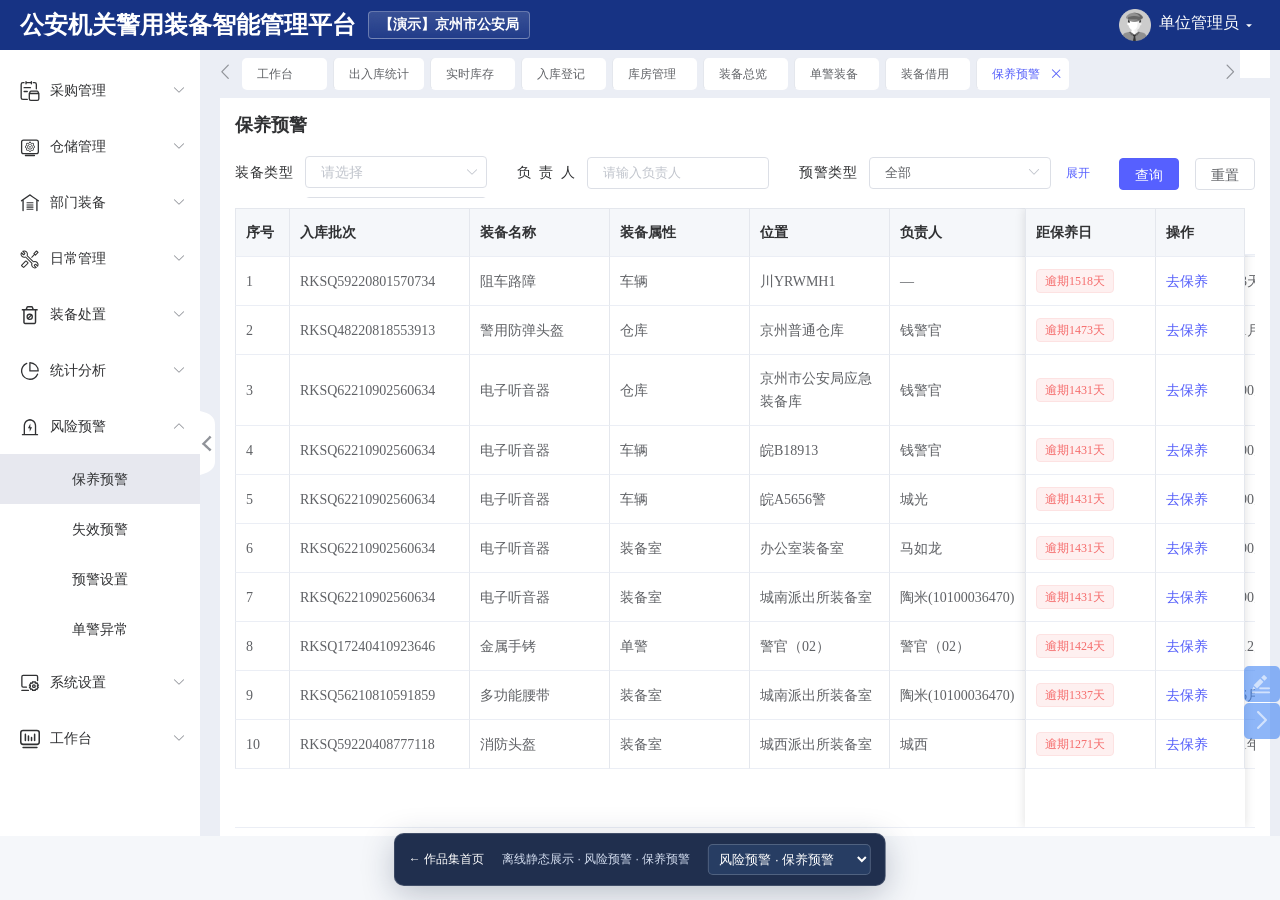
<file: pages/10-maintenance-warning.html>
<!doctype html>
<html lang="zh-CN"><head><meta charset="utf-8"><link rel="stylesheet" href="../assets/a75b6a706706-main.css"><link rel="stylesheet" href="../assets/99733dc4d3de-font.css"><link rel="stylesheet" href="../assets/b8a30d08de4d-zkml-ui.css"><link rel="stylesheet" href="../assets/4b839b14a725-police-ui.css"><link rel="stylesheet" href="../assets/8e5123ddd7e0-default.css"><link rel="stylesheet" href="../assets/495cbee80b74-iconfont.css"><link rel="stylesheet" href="../assets/02607e779783-iconfont.css"><link href="../assets/ac1568eb8ac0-app.73de8ee4.css" rel="stylesheet"><style>.w-e-toolbar,
.w-e-text-container,
.w-e-menu-panel {
  padding: 0;
  margin: 0;
  box-sizing: border-box;
  background-color: #fff;
  /*表情菜单样式*/
  /*分割线样式*/
}
.w-e-toolbar h1,
.w-e-text-container h1,
.w-e-menu-panel h1 {
  font-size: 32px !important;
}
.w-e-toolbar h2,
.w-e-text-container h2,
.w-e-menu-panel h2 {
  font-size: 24px !important;
}
.w-e-toolbar h3,
.w-e-text-container h3,
.w-e-menu-panel h3 {
  font-size: 18.72px !important;
}
.w-e-toolbar h4,
.w-e-text-container h4,
.w-e-menu-panel h4 {
  font-size: 16px !important;
}
.w-e-toolbar h5,
.w-e-text-container h5,
.w-e-menu-panel h5 {
  font-size: 13.28px !important;
}
.w-e-toolbar p,
.w-e-text-container p,
.w-e-menu-panel p {
  font-size: 16px !important;
}
.w-e-toolbar .eleImg,
.w-e-text-container .eleImg,
.w-e-menu-panel .eleImg {
  cursor: pointer;
  display: inline-block;
  font-size: 18px;
  padding: 0 3px;
}
.w-e-toolbar *,
.w-e-text-container *,
.w-e-menu-panel * {
  padding: 0;
  margin: 0;
  box-sizing: border-box;
}
.w-e-toolbar hr,
.w-e-text-container hr,
.w-e-menu-panel hr {
  cursor: pointer;
  display: block;
  height: 0px;
  border: 0;
  border-top: 3px solid #ccc;
  margin: 20px 0;
}
.w-e-clear-fix:after {
  content: "";
  display: table;
  clear: both;
}
.w-e-drop-list-item {
  position: relative;
  top: 1px;
  padding-right: 7px;
  color: #333 !important;
}
.w-e-drop-list-tl {
  padding-left: 10px;
  text-align: left;
}
</style><style>@font-face {
  font-family: 'w-e-icon';
  src: url("[data-uri]") format('truetype');
  font-weight: normal;
  font-style: normal;
}
[class^="w-e-icon-"],
[class*=" w-e-icon-"] {
  /* use !important to prevent issues with browser extensions that change fonts */
  font-family: 'w-e-icon' !important;
  speak: none;
  font-style: normal;
  font-weight: normal;
  font-variant: normal;
  text-transform: none;
  line-height: 1;
  /* Better Font Rendering =========== */
  -webkit-font-smoothing: antialiased;
  -moz-osx-font-smoothing: grayscale;
}
.w-e-icon-close:before {
  content: "\f00d";
}
.w-e-icon-upload2:before {
  content: "\e9c6";
}
.w-e-icon-trash-o:before {
  content: "\f014";
}
.w-e-icon-header:before {
  content: "\f1dc";
}
.w-e-icon-pencil2:before {
  content: "\e906";
}
.w-e-icon-paint-brush:before {
  content: "\f1fc";
}
.w-e-icon-image:before {
  content: "\e90d";
}
.w-e-icon-play:before {
  content: "\e912";
}
.w-e-icon-location:before {
  content: "\e947";
}
.w-e-icon-undo:before {
  content: "\e965";
}
.w-e-icon-redo:before {
  content: "\e966";
}
.w-e-icon-quotes-left:before {
  content: "\e977";
}
.w-e-icon-list-numbered:before {
  content: "\e9b9";
}
.w-e-icon-list2:before {
  content: "\e9bb";
}
.w-e-icon-link:before {
  content: "\e9cb";
}
.w-e-icon-happy:before {
  content: "\e9df";
}
.w-e-icon-bold:before {
  content: "\ea62";
}
.w-e-icon-underline:before {
  content: "\ea63";
}
.w-e-icon-italic:before {
  content: "\ea64";
}
.w-e-icon-strikethrough:before {
  content: "\ea65";
}
.w-e-icon-table2:before {
  content: "\ea71";
}
.w-e-icon-paragraph-left:before {
  content: "\ea77";
}
.w-e-icon-paragraph-center:before {
  content: "\ea78";
}
.w-e-icon-paragraph-right:before {
  content: "\ea79";
}
.w-e-icon-paragraph-justify:before {
  content: "\ea7a";
}
.w-e-icon-terminal:before {
  content: "\f120";
}
.w-e-icon-page-break:before {
  content: "\ea68";
}
.w-e-icon-cancel-circle:before {
  content: "\ea0d";
}
.w-e-icon-font:before {
  content: "\ea5c";
}
.w-e-icon-text-heigh:before {
  content: "\ea5f";
}
.w-e-icon-paint-format:before {
  content: "\e90c";
}
.w-e-icon-indent-increase:before {
  content: "\ea7b";
}
.w-e-icon-indent-decrease:before {
  content: "\ea7c";
}
.w-e-icon-row-height:before {
  content: "\e9be";
}
.w-e-icon-fullscreen_exit:before {
  content: "\e900";
}
.w-e-icon-fullscreen:before {
  content: "\e901";
}
.w-e-icon-split-line:before {
  content: "\ea0b";
}
.w-e-icon-checkbox-checked:before {
  content: "\ea52";
}
</style><style>.w-e-toolbar {
  display: flex;
  padding: 0 6px;
  flex-wrap: wrap;
  position: relative;
  /* 单个菜单 */
}
.w-e-toolbar .w-e-menu {
  position: relative;
  display: flex;
  width: 40px;
  height: 40px;
  align-items: center;
  justify-content: center;
  text-align: center;
  cursor: pointer;
}
.w-e-toolbar .w-e-menu i {
  color: #999;
}
.w-e-toolbar .w-e-menu:hover {
  background-color: #F6F6F6;
}
.w-e-toolbar .w-e-menu:hover i {
  color: #333;
}
.w-e-toolbar .w-e-active i {
  color: #1e88e5;
}
.w-e-toolbar .w-e-active:hover i {
  color: #1e88e5;
}
.w-e-menu-tooltip {
  position: absolute;
  display: flex;
  color: #f1f1f1;
  background-color: rgba(0, 0, 0, 0.75);
  box-shadow: 0 2px 8px 0 rgba(0, 0, 0, 0.15);
  border-radius: 4px;
  padding: 4px 5px 6px;
  justify-content: center;
  align-items: center;
}
.w-e-menu-tooltip-up::after {
  content: "";
  position: absolute;
  top: 100%;
  left: 50%;
  margin-left: -5px;
  border: 5px solid rgba(0, 0, 0, 0);
  border-top-color: rgba(0, 0, 0, 0.73);
}
.w-e-menu-tooltip-down::after {
  content: "";
  position: absolute;
  bottom: 100%;
  left: 50%;
  margin-left: -5px;
  border: 5px solid rgba(0, 0, 0, 0);
  border-bottom-color: rgba(0, 0, 0, 0.73);
}
.w-e-menu-tooltip-item-wrapper {
  font-size: 14px;
  margin: 0 5px;
}
</style><style>.w-e-text-container {
  position: relative;
  height: 100%;
}
.w-e-text-container .w-e-progress {
  position: absolute;
  background-color: #1e88e5;
  top: 0;
  left: 0;
  height: 1px;
}
.w-e-text-container .placeholder {
  color: #D4D4D4;
  position: absolute;
  font-size: 11pt;
  line-height: 22px;
  left: 10px;
  top: 10px;
  -webkit-user-select: none;
     -moz-user-select: none;
      -ms-user-select: none;
          user-select: none;
  z-index: -1;
}
.w-e-text {
  padding: 0 10px;
  overflow-y: auto;
}
.w-e-text p,
.w-e-text h1,
.w-e-text h2,
.w-e-text h3,
.w-e-text h4,
.w-e-text h5,
.w-e-text table,
.w-e-text pre {
  margin: 10px 0;
  line-height: 1.5;
}
.w-e-text ul,
.w-e-text ol {
  margin: 10px 0 10px 20px;
}
.w-e-text blockquote {
  display: block;
  border-left: 8px solid #d0e5f2;
  padding: 5px 10px;
  margin: 10px 0;
  line-height: 1.4;
  font-size: 100%;
  background-color: #f1f1f1;
}
.w-e-text code {
  display: inline-block;
  background-color: #f1f1f1;
  border-radius: 3px;
  padding: 3px 5px;
  margin: 0 3px;
}
.w-e-text pre code {
  display: block;
}
.w-e-text table {
  border-top: 1px solid #ccc;
  border-left: 1px solid #ccc;
}
.w-e-text table td,
.w-e-text table th {
  border-bottom: 1px solid #ccc;
  border-right: 1px solid #ccc;
  padding: 3px 5px;
  min-height: 30px;
  height: 30px;
}
.w-e-text table th {
  border-bottom: 2px solid #ccc;
  text-align: center;
  background-color: #f1f1f1;
}
.w-e-text:focus {
  outline: none;
}
.w-e-text img {
  cursor: pointer;
}
.w-e-text img:hover {
  box-shadow: 0 0 5px #333;
}
.w-e-text .w-e-todo {
  margin: 0 0 0 20px;
}
.w-e-text .w-e-todo li {
  list-style: none;
  font-size: 1em;
}
.w-e-text .w-e-todo li span:nth-child(1) {
  position: relative;
  left: -18px;
}
.w-e-text .w-e-todo li span:nth-child(1) input {
  position: absolute;
  margin-right: 3px;
}
.w-e-text .w-e-todo li span:nth-child(1) input[type=checkbox] {
  top: 50%;
  margin-top: -6px;
}
.w-e-tooltip {
  position: absolute;
  display: flex;
  color: #f1f1f1;
  background-color: rgba(0, 0, 0, 0.75);
  box-shadow: 0 2px 8px 0 rgba(0, 0, 0, 0.15);
  border-radius: 4px;
  padding: 4px 5px 6px;
  justify-content: center;
  align-items: center;
}
.w-e-tooltip-up::after {
  content: "";
  position: absolute;
  top: 100%;
  left: 50%;
  margin-left: -5px;
  border: 5px solid rgba(0, 0, 0, 0);
  border-top-color: rgba(0, 0, 0, 0.73);
}
.w-e-tooltip-down::after {
  content: "";
  position: absolute;
  bottom: 100%;
  left: 50%;
  margin-left: -5px;
  border: 5px solid rgba(0, 0, 0, 0);
  border-bottom-color: rgba(0, 0, 0, 0.73);
}
.w-e-tooltip-item-wrapper {
  cursor: pointer;
  font-size: 14px;
  margin: 0 5px;
}
.w-e-tooltip-item-wrapper:hover {
  color: #ccc;
  text-decoration: underline;
}
</style><style>.w-e-menu .w-e-panel-container {
  position: absolute;
  top: 0;
  left: 50%;
  border: 1px solid #ccc;
  border-top: 0;
  box-shadow: 1px 1px 2px #ccc;
  color: #333;
  background-color: #fff;
  text-align: left;
  /* 为 emotion panel 定制的样式 */
  /* 上传图片、上传视频的 panel 定制样式 */
}
.w-e-menu .w-e-panel-container .w-e-panel-close {
  position: absolute;
  right: 0;
  top: 0;
  padding: 5px;
  margin: 2px 5px 0 0;
  cursor: pointer;
  color: #999;
}
.w-e-menu .w-e-panel-container .w-e-panel-close:hover {
  color: #333;
}
.w-e-menu .w-e-panel-container .w-e-panel-tab-title {
  list-style: none;
  display: flex;
  font-size: 14px;
  margin: 2px 10px 0 10px;
  border-bottom: 1px solid #f1f1f1;
}
.w-e-menu .w-e-panel-container .w-e-panel-tab-title .w-e-item {
  padding: 3px 5px;
  color: #999;
  cursor: pointer;
  margin: 0 3px;
  position: relative;
  top: 1px;
}
.w-e-menu .w-e-panel-container .w-e-panel-tab-title .w-e-active {
  color: #333;
  border-bottom: 1px solid #333;
  cursor: default;
  font-weight: 700;
}
.w-e-menu .w-e-panel-container .w-e-panel-tab-content {
  padding: 10px 15px 10px 15px;
  font-size: 16px;
  /* 输入框的样式 */
  /* 按钮的样式 */
}
.w-e-menu .w-e-panel-container .w-e-panel-tab-content input:focus,
.w-e-menu .w-e-panel-container .w-e-panel-tab-content textarea:focus,
.w-e-menu .w-e-panel-container .w-e-panel-tab-content button:focus {
  outline: none;
}
.w-e-menu .w-e-panel-container .w-e-panel-tab-content textarea {
  width: 100%;
  border: 1px solid #ccc;
  padding: 5px;
  margin-top: 10px;
}
.w-e-menu .w-e-panel-container .w-e-panel-tab-content textarea:focus {
  border-color: #1e88e5;
}
.w-e-menu .w-e-panel-container .w-e-panel-tab-content input[type=text] {
  border: none;
  border-bottom: 1px solid #ccc;
  font-size: 14px;
  height: 20px;
  color: #333;
  text-align: left;
}
.w-e-menu .w-e-panel-container .w-e-panel-tab-content input[type=text].small {
  width: 30px;
  text-align: center;
}
.w-e-menu .w-e-panel-container .w-e-panel-tab-content input[type=text].block {
  display: block;
  width: 100%;
  margin: 10px 0;
}
.w-e-menu .w-e-panel-container .w-e-panel-tab-content input[type=text]:focus {
  border-bottom: 2px solid #1e88e5;
}
.w-e-menu .w-e-panel-container .w-e-panel-tab-content .w-e-button-container button {
  font-size: 14px;
  color: #1e88e5;
  border: none;
  padding: 5px 10px;
  background-color: #fff;
  cursor: pointer;
  border-radius: 3px;
}
.w-e-menu .w-e-panel-container .w-e-panel-tab-content .w-e-button-container button.left {
  float: left;
  margin-right: 10px;
}
.w-e-menu .w-e-panel-container .w-e-panel-tab-content .w-e-button-container button.right {
  float: right;
  margin-left: 10px;
}
.w-e-menu .w-e-panel-container .w-e-panel-tab-content .w-e-button-container button.gray {
  color: #999;
}
.w-e-menu .w-e-panel-container .w-e-panel-tab-content .w-e-button-container button.red {
  color: #c24f4a;
}
.w-e-menu .w-e-panel-container .w-e-panel-tab-content .w-e-button-container button:hover {
  background-color: #f1f1f1;
}
.w-e-menu .w-e-panel-container .w-e-panel-tab-content .w-e-button-container:after {
  content: "";
  display: table;
  clear: both;
}
.w-e-menu .w-e-panel-container .w-e-emoticon-container .w-e-item {
  cursor: pointer;
  font-size: 18px;
  padding: 0 3px;
  display: inline-block;
}
.w-e-menu .w-e-panel-container .w-e-up-img-container,
.w-e-menu .w-e-panel-container .w-e-up-video-container {
  text-align: center;
}
.w-e-menu .w-e-panel-container .w-e-up-img-container .w-e-up-btn,
.w-e-menu .w-e-panel-container .w-e-up-video-container .w-e-up-btn {
  display: inline-block;
  color: #999;
  cursor: pointer;
  font-size: 60px;
  line-height: 1;
}
.w-e-menu .w-e-panel-container .w-e-up-img-container .w-e-up-btn:hover,
.w-e-menu .w-e-panel-container .w-e-up-video-container .w-e-up-btn:hover {
  color: #333;
}
</style><style>.w-e-toolbar .w-e-droplist {
  position: absolute;
  left: 0;
  top: 0;
  background-color: #fff;
  border: 1px solid #f1f1f1;
  border-right-color: #ccc;
  border-bottom-color: #ccc;
}
.w-e-toolbar .w-e-droplist .w-e-dp-title {
  text-align: center;
  color: #999;
  line-height: 2;
  border-bottom: 1px solid #f1f1f1;
  font-size: 13px;
}
.w-e-toolbar .w-e-droplist ul.w-e-list {
  list-style: none;
  line-height: 1;
}
.w-e-toolbar .w-e-droplist ul.w-e-list li.w-e-item {
  color: #333;
  padding: 5px 0;
}
.w-e-toolbar .w-e-droplist ul.w-e-list li.w-e-item:hover {
  background-color: #f1f1f1;
}
.w-e-toolbar .w-e-droplist ul.w-e-block {
  list-style: none;
  text-align: left;
  padding: 5px;
}
.w-e-toolbar .w-e-droplist ul.w-e-block li.w-e-item {
  display: inline-block;
  padding: 3px 5px;
}
.w-e-toolbar .w-e-droplist ul.w-e-block li.w-e-item:hover {
  background-color: #f1f1f1;
}
</style><style>.w-e-text-container {
  overflow: hidden;
}
.w-e-img-drag-mask {
  position: absolute;
  z-index: 1;
  border: 1px dashed #ccc;
  box-sizing: border-box;
}
.w-e-img-drag-mask .w-e-img-drag-rb {
  position: absolute;
  right: -5px;
  bottom: -5px;
  width: 16px;
  height: 16px;
  border-radius: 50%;
  background: #ccc;
  cursor: se-resize;
}
.w-e-img-drag-mask .w-e-img-drag-show-size {
  min-width: 110px;
  height: 22px;
  line-height: 22px;
  font-size: 14px;
  color: #999;
  position: absolute;
  left: 0;
  top: 0;
  background-color: #999;
  color: #fff;
  border-radius: 2px;
  padding: 0 5px;
}
</style><style>.w-e-table {
  display: flex;
}
.w-e-table .w-e-table-input {
  width: 40px;
  text-align: center!important;
  margin: 0 5px;
}
</style><style>.w-e-full-screen-editor {
  position: fixed;
  width: 100%!important;
  height: 100%!important;
  left: 0;
  top: 0;
}
</style><style>.w-e-content-mantle {
  width: 100%;
  height: 100%;
  overflow-y: auto;
}
.w-e-content-mantle .w-e-content-preview {
  width: 100%;
  min-height: 100%;
  padding: 0 10px;
  line-height: 1.5;
}
.w-e-content-mantle .w-e-content-preview img {
  cursor: default;
}
.w-e-content-mantle .w-e-content-preview img:hover {
  box-shadow: none;
}
.w-e-menue-mantle {
  position: absolute;
  height: 100%;
  width: 100%;
  top: 0;
  left: 0;
}
</style><style type="text/css">.el-select-tree{display:inline-block}.el-select-tree .el-input__icon{cursor:pointer;-webkit-transition:-webkit-transform .3s;transition:-webkit-transform .3s;transition:transform .3s;transition:transform .3s,-webkit-transform .3s}.el-select-tree .el-input__icon-close{display:none}.el-select-tree .el-input__inner{cursor:pointer;padding-right:30px}.el-select-tree .el-input:hover:not(.is-disabled) .el-input__inner{border-color:#c0c4cc}.el-select-tree .el-input:hover:not(.is-disabled).is-selected.is-clearable .el-input__icon-close{display:inline-block}.el-select-tree .el-input:hover:not(.is-disabled).is-selected.is-clearable .el-input__icon-arrow-down{display:none}.el-select-tree .el-input.is-active .el-input__icon-arrow-down{-webkit-transform:rotate(-180deg);-ms-transform:rotate(-180deg);transform:rotate(-180deg)}.el-select-tree .el-input.is-active .el-input__inner{border-color:#409eff}.el-select-tree__popover{padding:0!important;border:1px solid #e4e7ed!important;border-radius:4px!important}.el-select-tree__popover .popper__arrow{left:35px!important}.el-select-tree__popover .el-tree-node__expand-icon.is-leaf{cursor:pointer}.el-select-tree__list{overflow-y:auto}.el-select-tree__list::-webkit-scrollbar-track-piece{background:#d3dce6}.el-select-tree__list::-webkit-scrollbar{width:4px}.el-select-tree__list::-webkit-scrollbar-thumb{background:#99a9bf}.el-select-tree__item{position:relative;white-space:nowrap;padding-right:20px}.el-select-tree__item.is-selected{color:#409eff;font-weight:bolder}.el-select-tree__item.is-disabled{color:#bbb;cursor:not-allowed}</style><link rel="stylesheet" type="text/css" href="../assets/f544667966f7-chunk-37cae670.21fa696d.css"><link rel="stylesheet" type="text/css" href="../assets/c38882f746fa-chunk-a2f9f28c.5c264e4e.css"><link rel="stylesheet" type="text/css" href="../assets/88d1f2d2cb9c-chunk-308e155c.c3f1a222.css"><link rel="stylesheet" type="text/css" href="../assets/7e0d08e3c566-chunk-595ae810.dafb4366.css"><link rel="stylesheet" type="text/css" href="../assets/9a50e0ee8602-chunk-21f54617.8dccbaa2.css"><link rel="stylesheet" type="text/css" href="../assets/2b93351a8be4-chunk-653d23fe.9751bac7.css"><link rel="stylesheet" type="text/css" href="../assets/012712c6f304-chunk-65b8d03e.e5b3d646.css"><link rel="stylesheet" type="text/css" href="../assets/35f9f73c01af-chunk-7ed53cdc.fc15d1c7.css"><link rel="stylesheet" type="text/css" href="../assets/742002075a6b-chunk-8f26ee44.5d0b5383.css"><link rel="stylesheet" type="text/css" href="../assets/d91299909bc8-chunk-68972316.8209689f.css"><link rel="stylesheet" type="text/css" href="../assets/2b4e1e241c97-chunk-5abd26cc.32698199.css"><link rel="stylesheet" type="text/css" href="../assets/3a8c157c1abc-chunk-664f49fc.504fc07c.css"><link rel="stylesheet" type="text/css" href="../assets/5bca6112211f-chunk-6fc4a7ea.fe79c316.css"><title>风险预警 · 保养预警 · 静态作品集</title><meta name="viewport" content="width=device-width,initial-scale=1"><meta http-equiv="Content-Security-Policy" content="default-src 'self' data: blob:; script-src 'self'; style-src 'self' 'unsafe-inline'; img-src 'self' data: blob:; font-src 'self' data:; connect-src 'none'; form-action 'none';"><link rel="stylesheet" href="../offline.css"></head><body><div id="portfolio-bar"><a href="../index.html">← 作品集首页</a><span>离线静态展示 · 风险预警 · 保养预警</span><select id="portfolio-page-select" aria-label="切换展示页面"><option value="01-portal.html">功能门户</option><option value="02-workbench.html">装备工作台</option><option value="03-stock-statistics.html">库存概览 · 出入库统计</option><option value="04-live-stock.html">库存概览 · 实时库存</option><option value="05-inbound-form.html">装备入库 · 入库登记</option><option value="06-warehouse.html">库房管理</option><option value="07-equipment-overview.html">部门装备 · 装备总览</option><option value="08-personal-equipment.html">部门装备 · 单警装备</option><option value="09-borrow-records.html">日常管理 · 装备借用</option><option value="10-maintenance-warning.html" selected>风险预警 · 保养预警</option><option value="11-expiry-warning.html">风险预警 · 失效预警</option><option value="12-borrow-form.html">日常管理 · 借用登记</option></select></div><svg style="position:absolute;width:0;height:0;overflow:hidden"><defs><symbol id="icon-caigouguanli_icon" viewbox="0 0 1024 1024"><path d="M406.045853 944.54039a33.784626 33.784626 0 0 1-33.84179 33.841791H151.717935a126.049238 126.049238 0 0 1-125.763412-125.763413V177.212081A126.049238 126.049238 0 0 1 151.717935 51.448669h52.763468a33.841791 33.841791 0 1 1 0 67.683581H151.717935A58.365656 58.365656 0 0 0 93.638105 177.212081v675.235192A58.365656 58.365656 0 0 0 151.717935 910.698599h220.371797a33.784626 33.784626 0 0 1 33.956121 33.841791z m274.735891-825.40814h64.539496A58.365656 58.365656 0 0 1 803.40107 177.212081v219.056997a33.841791 33.841791 0 1 0 67.683582 0V177.212081a126.049238 126.049238 0 0 0-125.763412-125.763412h-64.539496a33.841791 33.841791 0 1 0 0 67.683581z m-373.117178 54.592754a33.784626 33.784626 0 0 0 33.841791-33.841791v-19.150337h206.423491v19.150337a33.841791 33.841791 0 1 0 67.683582 0V33.841791a33.841791 33.841791 0 1 0-67.683582 0v19.150338H341.506357V33.841791a33.841791 33.841791 0 1 0-67.683582 0v106.041422a33.784626 33.784626 0 0 0 33.898956 33.841791z m-97.923966 136.053146a33.841791 33.841791 0 1 0 0 67.683582H534.72469a33.841791 33.841791 0 1 0 0-67.683582z m162.406297 194.704628H209.7406a33.841791 33.841791 0 1 0 0 67.683582h162.406297a33.841791 33.841791 0 0 0 0-67.683582zM997.762707 640.250098v268.67638a115.245018 115.245018 0 0 1-115.073522 115.073522H557.590765A115.245018 115.245018 0 0 1 442.517243 908.926478v-268.67638a36.014068 36.014068 0 0 1 3.372746-14.862949l49.390722-101.068051a77.458829 77.458829 0 0 1 69.055546-43.102551h311.550271a77.173003 77.173003 0 0 1 69.055546 43.102551l49.390722 101.068051a30.297549 30.297549 0 0 1 3.429911 14.862949zM555.818644 554.10216l-25.495673 52.363312h379.405348l-25.495674-52.363312a9.26076 9.26076 0 0 0-8.346117-5.202032H564.107596a9.546586 9.546586 0 0 0-8.231787 5.144867z m374.260481 120.046894H510.029329v234.377268a47.38994 47.38994 0 0 0 47.38994 47.38994h325.269916a47.38994 47.38994 0 0 0 47.38994-47.38994z" fill="#303133"></path></symbol><symbol id="icon-iconzuocelan-cangchuguanli-zb" viewbox="0 0 1024 1024"><path d="M840.082021 124.191048H181.229307A131.808952 131.808952 0 0 0 49.548387 256v494.203551a131.808952 131.808952 0 0 0 131.744936 131.808952h658.852714a131.808952 131.808952 0 0 0 131.744936-131.744936V256.064016a131.808952 131.808952 0 0 0-131.744936-131.872968z m65.936484 625.948487a66.0005 66.0005 0 0 1-65.872468 65.936484H181.229307a66.0005 66.0005 0 0 1-65.872468-65.872468v-494.203551A66.0005 66.0005 0 0 1 181.229307 190.127532h658.91673a65.936484 65.936484 0 0 1 65.872468 65.872468v494.203551z m-164.713179 164.713178H280.006002a32.968242 32.968242 0 1 0 0 65.872468h460.915228a32.968242 32.968242 0 0 0 0-65.872468z m0 0" fill="#303133"></path><path d="M746.490623 451.44086l-23.173794-6.785696a206.707677 206.707677 0 0 0-20.933233-51.980995l12.099025-21.381346a17.988497 17.988497 0 0 0 0-23.685921l-46.859715-46.923731a19.204801 19.204801 0 0 0-9.602401-4.48112 34.312578 34.312578 0 0 0-14.083521 4.48112l-20.869217 14.147537a149.285321 149.285321 0 0 0-54.285571-25.990498l-7.297825-23.685921c-2.24056-9.602401-7.36184-16.388097-16.388097-16.388097H476.215054c-6.785696 0-14.083521 7.36184-16.388097 16.388097l-4.481121 23.685921a204.403101 204.403101 0 0 0-54.221555 21.445361l-21.445361-11.84296a25.606402 25.606402 0 0 0-11.842961-4.545137c-4.545136 0-7.297824 0-9.602401 4.545137l-46.859715 46.859715a18.052513 18.052513 0 0 0 0 23.749937l11.906977 21.445361a165.225306 165.225306 0 0 0-23.749937 54.221556l-23.749938 7.297824c-9.602401 2.304576-16.388097 7.36184-16.388097 16.388097v68.369093c0 9.602401 9.602401 14.083521 16.388097 16.324081l23.749938 7.36184a224.056014 224.056014 0 0 0 21.445361 51.980995l-11.842961 21.445362a17.988497 17.988497 0 0 0 0 23.685921l46.859715 46.923731a18.436609 18.436609 0 0 0 9.602401 4.48112 34.248562 34.248562 0 0 0 14.083521-4.48112l21.445361-14.147537a200.242061 200.242061 0 0 0 51.980995 21.509377l7.361841 23.685922c2.24056 9.602401 7.297824 16.388097 16.324081 16.388097h67.792948c9.602401 0 14.083521-9.602401 16.388097-16.388097l7.361841-23.685922a199.153788 199.153788 0 0 0 51.916979-21.509377l21.509377 14.147537a34.056514 34.056514 0 0 0 14.083521 4.48112c4.48112 0 7.36184 0 9.602401-4.48112l46.923731-46.923731a18.756689 18.756689 0 0 0 0-23.685921l-11.906977-21.445362a200.562141 200.562141 0 0 0 21.445361-51.980995l23.685922-7.36184c9.666417-2.24056 16.388097-7.297824 16.388097-16.324081V468.405101a14.467617 14.467617 0 0 0-15.491873-16.964241z m-22.725682 75.666917l-21.893473 6.785696a26.694674 26.694674 0 0 0-15.043761 15.107777 270.083521 270.083521 0 0 1-17.156289 43.210803 20.613153 20.613153 0 0 0 0 21.893473l10.882721 19.71693-36.937235 37.00125-19.780945-10.946737a15.491873 15.491873 0 0 0-10.434609-2.624656 20.421105 20.421105 0 0 0-10.946736 2.112528 140.835209 140.835209 0 0 1-43.210803 17.156289 25.606402 25.606402 0 0 0-15.107777 15.107777l-6.785696 21.829458h-52.045012l-6.785696-21.829458a25.606402 25.606402 0 0 0-15.043761-15.107777 264.770193 264.770193 0 0 1-43.210803-17.156289 21.445361 21.445361 0 0 0-10.946736-2.112528 20.293073 20.293073 0 0 0-10.882721 2.112528l-19.780945 10.946737-36.425107-39.049763 10.946737-19.780945a20.677169 20.677169 0 0 0 0-21.893473 141.283321 141.283321 0 0 1-17.220305-43.146787 25.606402 25.606402 0 0 0-15.043761-15.107777l-21.893473-6.785696v-52.045011l21.893473-6.785697a26.822706 26.822706 0 0 0 15.043761-15.107777 265.410353 265.410353 0 0 1 17.220305-43.210803 20.677169 20.677169 0 0 0 0-21.893473l-10.946737-14.531633 36.937235-36.937234 19.844961 10.946737a24.582146 24.582146 0 0 0 10.882721 2.048512 20.741185 20.741185 0 0 0 10.946736-2.048512 141.539385 141.539385 0 0 1 43.210803-17.15629 25.606402 25.606402 0 0 0 15.107777-15.107776l6.785696-21.829458h52.045012l6.785696 21.829458a25.606402 25.606402 0 0 0 15.107777 15.107776 264.834209 264.834209 0 0 1 43.146787 17.15629 20.741185 20.741185 0 0 0 10.946736 2.048512 21.509377 21.509377 0 0 0 10.946737-2.048512l19.780945-10.946737 34.824706 36.937234-10.88272 17.156289a20.677169 20.677169 0 0 0 0 21.829458 142.243561 142.243561 0 0 1 17.156289 43.210802 25.606402 25.606402 0 0 0 15.107777 15.107777l21.893473 6.785697v52.045011h1.024256zM511.423856 364.891223a136.162041 136.162041 0 1 0 0 272.260065 134.945736 134.945736 0 0 0 136.098024-136.098025A140.067017 140.067017 0 0 0 511.615904 364.891223z m0 28.423106a104.218055 104.218055 0 0 1 88.150037 46.475618l-57.614403 30.59965a42.506627 42.506627 0 0 0-30.59965-13.187296 38.409602 38.409602 0 0 0-30.59965 13.187296l-57.03826-30.59965a107.162791 107.162791 0 0 1 87.893974-46.475618zM500.349087 608.792198a105.946487 105.946487 0 0 1-96.664166-107.738935 86.101525 86.101525 0 0 1 8.962241-41.738434l57.038259 30.59965c0 4.225056-2.112528 6.849712-2.112528 11.074768a42.314579 42.314579 0 0 0 33.224306 41.738435c-0.32008 0.064016-0.32008 66.064516-0.32008 66.064516z m-11.138784-107.738935a22.341585 22.341585 0 0 1 22.213553-22.213553 21.125281 21.125281 0 0 1 22.213553 22.213553 22.213553 22.213553 0 1 1-44.427106 0z m129.952488 0A108.827207 108.827207 0 0 1 522.434609 608.792198V542.791698a45.323331 45.323331 0 0 0 33.288322-41.738435 20.805201 20.805201 0 0 0-2.112528-11.074768l56.974243-30.59965a130.976744 130.976744 0 0 1 8.706177 41.674418z m0 0" fill="#303133"></path></symbol><symbol id="icon-iconzuocelan-zhaungbeishiguanli-zb" viewbox="0 0 1024 1024"><path d="M962.288572 371.932983s-424.234059-298.314579-427.626907-300.875219c-26.054514-18.116529-26.054514-18.116529-53.325331 1.152289L54.861715 371.932983a31.623906 31.623906 0 0 0-4.545136 44.235059 32.008002 32.008002 0 0 0 43.082771 10.242561l29.511378-21.573394v495.675919a34.12053 34.12053 0 0 0 34.056514 34.056514 33.416354 33.416354 0 0 0 34.056514-34.056514V359.513878l317.583396-224.568142 323.408852 227.960991v538.758689a34.056514 34.056514 0 1 0 68.049012 0V411.622906l22.661666 14.723681a32.008002 32.008002 0 0 0 43.08277-10.242561 32.52013 32.52013 0 0 0-3.392848-44.235059z m-627.356839 256.064016a14.275569 14.275569 0 0 0 14.723681 14.723681h323.28082a14.275569 14.275569 0 0 0 14.723681-14.723681v-28.935234a14.275569 14.275569 0 0 0-14.723681-14.72368h-323.28082a14.275569 14.275569 0 0 0-14.723681 14.72368v29.511378z m0 111.131783a14.275569 14.275569 0 0 0 14.723681 14.723681h323.28082a14.275569 14.275569 0 0 0 14.723681-14.723681v-29.511378a14.275569 14.275569 0 0 0-14.723681-14.723681h-323.28082a14.275569 14.275569 0 0 0-14.723681 14.723681v29.511378z m14.723681-211.252813h323.28082a14.275569 14.275569 0 0 0 14.723681-14.723681v-29.511378a14.275569 14.275569 0 0 0-14.723681-14.723681h-323.28082a14.275569 14.275569 0 0 0-14.723681 14.723681v29.511378a14.979745 14.979745 0 0 0 14.723681 14.723681z m-14.723681 317.583396a14.275569 14.275569 0 0 0 14.723681 14.723681h323.28082a14.275569 14.275569 0 0 0 14.723681-14.723681v-28.743186a14.275569 14.275569 0 0 0-14.723681-14.723681h-323.28082a14.275569 14.275569 0 0 0-14.723681 14.723681v29.511378z" fill="#303133"></path></symbol><symbol id="icon-iconzuocelan-weibaoguanli-zb" viewbox="0 0 1024 1024"><path d="M219.428571 74.166729a181.737283 181.737283 0 0 0-84.085489 19.1976 27.132608 27.132608 0 0 0-8.126984 43.386577l92.212473 92.212474-32.571928 32.571928-92.212474-92.212473a24.63692 24.63692 0 0 0-19.1976-8.126984 26.044744 26.044744 0 0 0-24.380952 16.253968 190.760155 190.760155 0 0 0 35.259592 219.748531 182.249219 182.249219 0 0 0 132.911386 54.265217 159.148106 159.148106 0 0 0 62.392201-10.87864l301.082365 301.082365a191.976003 191.976003 0 0 0 43.386577 198.055243 191.976003 191.976003 0 0 0 216.996875 35.259592 27.132608 27.132608 0 0 0 8.126984-43.386576l-92.212473-92.212474 32.571928-32.571928 92.212474 92.212473a24.63692 24.63692 0 0 0 19.1976 8.126984 26.044744 26.044744 0 0 0 24.252968-16.381952 190.760155 190.760155 0 0 0-35.259592-219.748532 193.063867 193.063867 0 0 0-198.055243-43.386576L392.846894 326.551181a191.976003 191.976003 0 0 0-43.386577-198.055243 182.697163 182.697163 0 0 0-130.223722-54.265217z m-35.259592 244.129484a53.561305 53.561305 0 0 0 37.947256-16.253968l32.571929-32.571929a52.473441 52.473441 0 0 0 0-75.958505l-62.392201-62.392201c8.126984 0 16.253968-2.687664 24.444944-2.687664a127.216098 127.216098 0 0 1 94.96413 40.698913 136.686914 136.686914 0 0 1 32.571928 140.782402 51.193601 51.193601 0 0 0 13.566305 56.952881l301.082364 301.082364a53.561305 53.561305 0 0 0 37.947257 16.253969 46.138233 46.138233 0 0 0 19.1976-2.687664 132.143482 132.143482 0 0 1 140.782402 32.571928 132.207474 132.207474 0 0 1 37.947257 119.345082l-62.392201-62.392201a52.473441 52.473441 0 0 0-75.958505 0l-32.571929 32.571929a52.473441 52.473441 0 0 0 0 75.958505l62.392201 62.392201c-8.126984 0-16.253968 2.687664-24.444944 2.687664a127.216098 127.216098 0 0 1-94.96413-40.698913 136.686914 136.686914 0 0 1-32.571928-140.782402 51.193601 51.193601 0 0 0-13.566304-56.952881L319.640045 405.133358a53.561305 53.561305 0 0 0-37.947257-16.253968 52.985377 52.985377 0 0 0-19.1976 2.687664 132.143482 132.143482 0 0 1-140.782402-32.571928 132.207474 132.207474 0 0 1-37.947257-119.345082l62.392201 62.392201a53.561305 53.561305 0 0 0 38.011249 16.253968z" fill="#333333"></path><path d="M303.514061 589.558305a53.561305 53.561305 0 0 0-37.947257 16.253968L70.263217 801.179853a52.473441 52.473441 0 0 0 0 75.958505l75.958505 75.958505a52.473441 52.473441 0 0 0 75.958505 0l195.303588-195.303587a52.473441 52.473441 0 0 0 0-75.958505L341.525309 605.876265a45.498313 45.498313 0 0 0-38.011248-16.31796zM186.856643 915.085614l-75.958505-75.958505 195.303587-195.303587 76.278465 75.958505L186.856643 915.085614z m659.11761-775.83902l37.947257 37.947257-94.96413 94.964129-19.1976-19.1976-19.1976-19.1976 94.964129-94.96413m0-65.079865a24.63692 24.63692 0 0 0-19.1976 8.126984l-132.207474 133.35933a26.23672 26.23672 0 0 0 0 37.947257l19.1976 19.1976-133.103362 132.783402a26.23672 26.23672 0 0 0 0 37.947257 26.23672 26.23672 0 0 0 37.947257 0l132.911386-132.911386 19.1976 19.1976a26.23672 26.23672 0 0 0 37.947257 0l132.911386-132.911386a26.23672 26.23672 0 0 0 0-37.947257L865.171854 82.549681a21.11736 21.11736 0 0 0-19.197601-8.126984z" fill="#333333"></path></symbol><symbol id="icon-iconzuocelan-baofeiguanli-zb" viewbox="0 0 1024 1024"><path d="M899.936984 209.972493a19.972993 19.972993 0 0 0-14.659665-5.889472h-179.244811l-40.20205-102.425607a88.790198 88.790198 0 0 0-31.111778-39.305826A67.088772 67.088772 0 0 0 590.867717 46.859715H404.389097a85.397349 85.397349 0 0 0-45.707427 15.747937 79.315829 79.315829 0 0 0-31.111778 39.305826l-40.20205 102.425607H109.979495a19.972993 19.972993 0 0 0-14.659665 5.889472 13.699425 13.699425 0 0 0-3.648912 13.763441v39.305826a18.500625 18.500625 0 0 0 5.505376 13.763441 13.827457 13.827457 0 0 0 12.803201 5.889473h54.861715v583.313828a138.146537 138.146537 0 0 0 27.39885 86.485622 81.172293 81.172293 0 0 0 65.808452 35.40085h480.888222a78.483621 78.483621 0 0 0 65.808452-37.321331 148.005001 148.005001 0 0 0 27.39885-88.406101V282.630658h54.989747a16.068017 16.068017 0 0 0 12.803201-5.889473 22.085521 22.085521 0 0 0 5.505377-13.763441v-39.24181a22.085521 22.085521 0 0 0-5.505377-13.763441z m-502.845711-76.819205a18.564641 18.564641 0 0 1 9.154288-7.873968h182.829708c3.648912 0 7.297824 3.904976 9.154288 5.889472l29.255314 72.722181H367.771943z m347.414854 772.225057l-5.505377 5.889472H258.112528q-2.752688 0-5.505376-5.889472a83.604901 83.604901 0 0 1-12.803201-41.290323V282.630658h517.505376v581.649412a77.843461 77.843461 0 0 1-12.8032 41.290323z" fill="#303133"></path><path d="M497.596399 440.046012a165.865466 165.865466 0 1 0 165.865466 165.865466 166.44161 166.44161 0 0 0-165.865466-165.865466z m0 66.32058a96.792198 96.792198 0 0 1 43.146787 9.92248l-132.705176 132.705177a96.856214 96.856214 0 0 1-9.922481-43.146787A99.80095 99.80095 0 0 1 497.596399 506.366592z m0 199.025756a96.728182 96.728182 0 0 1-43.146787-9.922481l132.705177-132.705176a96.792198 96.792198 0 0 1 9.92248 43.146787 99.80095 99.80095 0 0 1-99.48087 99.544886z" fill="#303133"></path></symbol><symbol id="icon-iconzuocelan-tongjifenxi-zb" viewbox="0 0 1024 1024"><path d="M507.006752 966.64166A455.6019 455.6019 0 0 1 331.154789 90.326582a32.52013 32.52013 0 1 1 25.158289 59.982995 390.88172 390.88172 0 1 0 512.128032 511.103776 32.648162 32.648162 0 0 1 60.175044 25.030258A455.729932 455.729932 0 0 1 507.070768 966.64166z m424.106026-423.145786H507.006752a32.584146 32.584146 0 0 1-32.648162-32.52013v-423.145787a32.584146 32.584146 0 0 1 32.648162-32.52013 456.818205 456.818205 0 0 1 456.754188 455.729933 32.584146 32.584146 0 0 1-32.648162 32.52013zM539.654914 478.391598h357.529382A391.649912 391.649912 0 0 0 539.654914 121.694424z" fill="#303133"></path></symbol><symbol id="icon-yujingzhongxin_icon" viewbox="0 0 1024 1024"><path d="M508.928 107.9808a296.2944 296.2944 0 0 1 123.5456 26.88 321.28 321.28 0 0 1 101.9904 72.8576 343.04 343.04 0 0 1 68.9152 108.0832 353.28 353.28 0 0 1 25.344 131.9424v419.5328h66.1504a35.84 35.84 0 0 1 1.1264 71.68h-768a35.84 35.84 0 0 1-1.28-71.68h61.5936l-0.3072-419.072a353.28 353.28 0 0 1 25.6-132.1984 340.992 340.992 0 0 1 68.9664-108.032 320.6144 320.6144 0 0 1 101.5296-72.9088 302.336 302.336 0 0 1 124.8768-27.0848z m0 71.68a244.5824 244.5824 0 0 0-178.688 78.7968 274.3808 274.3808 0 0 0-74.496 189.44l0.3072 419.4816h504.832v-419.328a274.688 274.688 0 0 0-74.4448-189.44 242.1248 242.1248 0 0 0-177.8176-78.9504z m20.1728 146.4832v198.7072h86.3232l-119.4496 234.3936v-189.44H406.7328l122.624-243.3536z" fill="#303133"></path></symbol><symbol id="icon-iconzuocelan-xitongshezhi-zb" viewbox="0 0 1024 1024"><path d="M930.28057 673.256314a91.542886 91.542886 0 0 0-0.32008-9.538385l50.508627-29.191297-100.697174-174.379595-50.508627 29.191298c-5.377344-3.328832-10.882721-6.4016-16.452113-9.538385v-58.254564H611.416854v58.382596a161.00025 161.00025 0 0 0-16.452113 9.538385l-50.508627-29.191298-100.697174 174.379595 50.508627 29.191297c0 3.2008-0.32008 6.4016-0.32008 9.538385a90.454614 90.454614 0 0 0 0.32008 9.538385l-50.508627 29.191298 100.697174 174.379594 50.508627-29.191297c5.377344 3.328832 10.882721 6.4016 16.452113 9.538384v58.062516h201.074269v-58.382596a161.00025 161.00025 0 0 0 16.452113-9.538384l50.508627 29.191297 100.697174-174.379595-50.508627-29.191297a63.055764 63.055764 0 0 0 0.64016-9.346337z m-69.137284-22.661665a146.212553 146.212553 0 0 1 1.856464 22.661665 170.410603 170.410603 0 0 1-1.856464 22.661665l-3.328832 22.661666 30.855714 17.924481-33.544387 58.062516-30.855713-17.796449-17.924482 14.4036a148.005001 148.005001 0 0 1-39.433858 22.661666l-21.317329 8.386096v35.592899h-67.536885v-35.720931l-21.317329-8.386096a153.63841 153.63841 0 0 1-39.433858-22.661666l-17.924482-14.4036-30.855713 17.796449-33.544387-58.062516 30.855714-17.924481-3.328832-22.661666a146.276569 146.276569 0 0 1-1.856464-22.661665 170.026507 170.026507 0 0 1 1.856464-22.661665l3.328832-22.661666-30.855714-17.988497 33.544387-58.062516 30.855713 17.79645 17.924482-14.403601a147.940985 147.940985 0 0 1 39.433858-22.661666l21.317329-8.386096v-35.40085h67.152789v35.72093l21.317329 8.386096a153.63841 153.63841 0 0 1 39.433858 22.661666l17.924481 14.403601 30.855714-17.796449 33.544387 58.062515-30.855714 17.924481z" fill="#303133"></path><path d="M712.114029 572.431108a100.697174 100.697174 0 1 0 100.697174 100.697174 100.76119 100.76119 0 0 0-100.697174-100.697174z m0 134.433608a33.544386 33.544386 0 1 1 33.544386-33.544386 33.672418 33.672418 0 0 1-33.544386 33.544386z m-281.094274 151.013754H95.127782a33.544386 33.544386 0 0 0 0 67.152788h335.635909a33.544386 33.544386 0 1 0 0-67.152788z m-268.483121-100.697175H330.322581a33.544386 33.544386 0 1 0 0-67.152788H162.536634a33.672418 33.672418 0 0 1-33.544386-33.544386v-469.877469a33.672418 33.672418 0 0 1 33.544386-33.544386h671.271818a33.672418 33.672418 0 0 1 33.544386 33.544386v201.394348a33.544386 33.544386 0 0 0 67.152788 0V186.606652a100.76119 100.76119 0 0 0-100.697174-100.697175H162.536634A100.76119 100.76119 0 0 0 61.83946 186.606652v469.877469a100.889222 100.889222 0 0 0 100.697174 100.697174z" fill="#303133"></path></symbol><symbol id="icon-shujugailan_icon" viewbox="0 0 1109 1024"><path d="M938.64989 0a170.701618 170.701618 0 0 1 170.701618 170.701618v512.034951a170.701618 170.701618 0 0 1-170.701618 170.701618H170.702317A170.701618 170.701618 0 0 1 0.000699 682.666667V170.631715A170.701618 170.701618 0 0 1 170.702317 0z m0 85.350809H170.702317A85.350809 85.350809 0 0 0 85.561215 164.270599v518.46597a85.350809 85.350809 0 0 0 78.91979 85.141102h774.448495a85.350809 85.350809 0 0 0 85.141101-78.91979V170.491911a85.350809 85.350809 0 0 0-78.919789-85.141102zM298.623677 213.342071a42.640453 42.640453 0 0 1 42.640453 42.640453v341.333334a42.640453 42.640453 0 1 1-85.350809 0V255.982524a42.640453 42.640453 0 0 1 42.780258-42.640453z m170.701618 85.350809a42.640453 42.640453 0 0 1 42.640453 42.640453v255.982525a42.640453 42.640453 0 1 1-85.350809 0V341.333333a42.640453 42.640453 0 0 1 42.710356-42.640453z m170.701617 85.350809a42.640453 42.640453 0 0 1 42.640454 42.640453v170.701618a42.640453 42.640453 0 1 1-85.350809 0V426.404533a42.640453 42.640453 0 0 1 42.710355-42.430746z m170.701618-170.701618a42.640453 42.640453 0 0 1 42.640454 42.640453v341.333334a42.640453 42.640453 0 1 1-85.350809 0V255.982524a42.640453 42.640453 0 0 1 42.85016-42.640453zM170.702317 938.649191h768.017475a42.640453 42.640453 0 1 1 0 85.350809H170.702317a42.640453 42.640453 0 1 1 0-85.350809z" fill="#303133"></path></symbol></defs></svg><div id="app"><div data-v-6fc8bf92="" id="main-default" class="main-default"><div data-v-4c7ec4d2="" data-v-6fc8bf92="" class="m-header g-head"><div data-v-4c7ec4d2="" class="u-title"><span data-v-4c7ec4d2="" class="title-area"><span data-v-4c7ec4d2="" class="title-system">公安机关警用装备智能管理平台</span><span data-v-4c7ec4d2="" class="title-orgname">【演示】京州市公安局</span></span></div><div data-v-4c7ec4d2="" class="u-login-info"><div data-v-4c7ec4d2="" style="margin-left: 12px;"><img data-v-4c7ec4d2="" width="32" height="32" src="[data-uri]"><div data-v-4c7ec4d2="" class="el-dropdown" style="margin-left: 8px;"><span data-v-4c7ec4d2="" class="el-dropdown-link el-dropdown-selfdefine" aria-haspopup="list" aria-controls="dropdown-menu-3007" role="button" tabindex="0"> 单位管理员 <i data-v-4c7ec4d2="" class="icon iconfont icon-arrow-sortdown-smal"></i></span><ul data-v-4c7ec4d2="" class="el-dropdown-menu el-popper" id="dropdown-menu-3007" style="display: none;"><li data-v-4c7ec4d2="" tabindex="-1" class="el-dropdown-menu__item"><i class="icon iconfont icon-dianyuan"></i>退出登录</li></ul></div></div></div></div><div data-v-040aea46="" data-v-6fc8bf92="" class="m-left g-left"><div data-v-040aea46="" class="person-logo"><img data-v-040aea46="" src="[data-uri]" alt=""></div><div data-v-040aea46="" class="el-scrollbar" style="height: 100%; padding-top: 12px;"><div class="el-scrollbar__wrap" style="margin-bottom: -10px; margin-right: -10px;"><div class="el-scrollbar__view"><ul data-v-040aea46="" role="menubar" class="el-menu"><li data-v-040aea46="" role="menuitem" aria-haspopup="true" class="el-submenu"><div class="el-submenu__title" style="padding-left: 20px;"><svg data-v-040aea46="" aria-hidden="true" class="iconfont"><use data-v-040aea46="" xlink:href="#icon-caigouguanli_icon"></use></svg><span data-v-040aea46="" class="title">采购管理 <!----></span><i class="el-submenu__icon-arrow el-icon-arrow-down"></i></div><ul role="menu" class="el-menu el-menu--inline" style="display: none;"><div data-v-040aea46=""><li data-v-040aea46="" role="menuitem" tabindex="-1" class="el-menu-item" style="padding-left: 40px;"><span data-v-040aea46="" class="title">接收通知</span></li></div><div data-v-040aea46=""><li data-v-040aea46="" role="menuitem" tabindex="-1" class="el-menu-item" style="padding-left: 40px;"><span data-v-040aea46="" class="title">调拨申请</span></li></div></ul></li><li data-v-040aea46="" role="menuitem" aria-haspopup="true" class="el-submenu"><div class="el-submenu__title" style="padding-left: 20px;"><svg data-v-040aea46="" aria-hidden="true" class="iconfont"><use data-v-040aea46="" xlink:href="#icon-iconzuocelan-cangchuguanli-zb"></use></svg><span data-v-040aea46="" class="title">仓储管理 <!----></span><i class="el-submenu__icon-arrow el-icon-arrow-down"></i></div><ul role="menu" class="el-menu el-menu--inline" style="display: none;" data-old-padding-top="" data-old-padding-bottom="" data-old-overflow=""><div data-v-040aea46=""><li data-v-040aea46="" role="menuitem" tabindex="0" class="el-menu-item" style="padding-left: 40px;" data-local-page="03-stock-statistics.html"><span data-v-040aea46="" class="title">库存概览</span></li></div><div data-v-040aea46=""><li data-v-040aea46="" role="menuitem" tabindex="0" class="el-menu-item" style="padding-left: 40px;" data-local-page="05-inbound-form.html"><span data-v-040aea46="" class="title">装备入库</span></li></div><div data-v-040aea46=""><li data-v-040aea46="" role="menuitem" tabindex="-1" class="el-menu-item" style="padding-left: 40px;"><span data-v-040aea46="" class="title">装备出库</span></li></div><div data-v-040aea46=""><li data-v-040aea46="" role="menuitem" tabindex="-1" class="el-menu-item" style="padding-left: 40px;"><span data-v-040aea46="" class="title">出库申请</span></li></div><div data-v-040aea46=""><li data-v-040aea46="" role="menuitem" tabindex="0" class="el-menu-item" style="padding-left: 40px;" data-local-page="06-warehouse.html"><span data-v-040aea46="" class="title">库房管理</span></li></div></ul></li><li data-v-040aea46="" role="menuitem" aria-haspopup="true" class="el-submenu"><div class="el-submenu__title" style="padding-left: 20px;"><svg data-v-040aea46="" aria-hidden="true" class="iconfont"><use data-v-040aea46="" xlink:href="#icon-iconzuocelan-zhaungbeishiguanli-zb"></use></svg><span data-v-040aea46="" class="title">部门装备 <!----></span><i class="el-submenu__icon-arrow el-icon-arrow-down"></i></div><ul role="menu" class="el-menu el-menu--inline" style="display: none;" data-old-padding-top="" data-old-padding-bottom="" data-old-overflow=""><div data-v-040aea46=""><li data-v-040aea46="" role="menuitem" tabindex="0" class="el-menu-item" style="padding-left: 40px;" data-local-page="07-equipment-overview.html"><span data-v-040aea46="" class="title">装备总览</span></li></div><div data-v-040aea46=""><li data-v-040aea46="" role="menuitem" tabindex="-1" class="el-menu-item" style="padding-left: 40px;"><span data-v-040aea46="" class="title">装备发放</span></li></div><div data-v-040aea46=""><li data-v-040aea46="" role="menuitem" tabindex="-1" class="el-menu-item" style="padding-left: 40px;"><span data-v-040aea46="" class="title">装备初始化</span></li></div><div data-v-040aea46=""><li data-v-040aea46="" role="menuitem" tabindex="-1" class="el-menu-item" style="padding-left: 40px;"><span data-v-040aea46="" class="title">装备申请</span></li></div><div data-v-040aea46=""><li data-v-040aea46="" role="menuitem" tabindex="-1" class="el-menu-item" style="padding-left: 40px;"><span data-v-040aea46="" class="title">装备更新</span></li></div><div data-v-040aea46=""><li data-v-040aea46="" role="menuitem" tabindex="-1" class="el-menu-item" style="padding-left: 40px;"><span data-v-040aea46="" class="title">接收记录</span></li></div></ul></li><li data-v-040aea46="" role="menuitem" aria-haspopup="true" class="el-submenu"><div class="el-submenu__title" style="padding-left: 20px;"><svg data-v-040aea46="" aria-hidden="true" class="iconfont"><use data-v-040aea46="" xlink:href="#icon-iconzuocelan-weibaoguanli-zb"></use></svg><span data-v-040aea46="" class="title">日常管理 <!----></span><i class="el-submenu__icon-arrow el-icon-arrow-down"></i></div><ul role="menu" class="el-menu el-menu--inline" style="display: none;" data-old-padding-top="" data-old-padding-bottom="" data-old-overflow=""><div data-v-040aea46=""><li data-v-040aea46="" role="menuitem" tabindex="0" class="el-menu-item" style="padding-left: 40px;" data-local-page="09-borrow-records.html"><span data-v-040aea46="" class="title">装备借用</span></li></div><div data-v-040aea46=""><li data-v-040aea46="" role="menuitem" tabindex="-1" class="el-menu-item" style="padding-left: 40px;"><span data-v-040aea46="" class="title">维修登记</span></li></div><div data-v-040aea46=""><li data-v-040aea46="" role="menuitem" tabindex="-1" class="el-menu-item" style="padding-left: 40px;"><span data-v-040aea46="" class="title">保养登记</span></li></div><div data-v-040aea46=""><li data-v-040aea46="" role="menuitem" tabindex="-1" class="el-menu-item" style="padding-left: 40px;"><span data-v-040aea46="" class="title">编码管理</span></li></div></ul></li><li data-v-040aea46="" role="menuitem" aria-haspopup="true" class="el-submenu"><div class="el-submenu__title" style="padding-left: 20px;"><svg data-v-040aea46="" aria-hidden="true" class="iconfont"><use data-v-040aea46="" xlink:href="#icon-iconzuocelan-baofeiguanli-zb"></use></svg><span data-v-040aea46="" class="title">装备处置 <!----></span><i class="el-submenu__icon-arrow el-icon-arrow-down"></i></div><ul role="menu" class="el-menu el-menu--inline" style="display: none;"><div data-v-040aea46=""><li data-v-040aea46="" role="menuitem" tabindex="-1" class="el-menu-item" style="padding-left: 40px;"><span data-v-040aea46="" class="title">装备回收</span></li></div><div data-v-040aea46=""><li data-v-040aea46="" role="menuitem" tabindex="-1" class="el-menu-item" style="padding-left: 40px;"><span data-v-040aea46="" class="title">损耗注销</span></li></div><div data-v-040aea46=""><li data-v-040aea46="" role="menuitem" tabindex="-1" class="el-menu-item" style="padding-left: 40px;"><span data-v-040aea46="" class="title">人员调动</span></li></div><div data-v-040aea46=""><li data-v-040aea46="" role="menuitem" tabindex="-1" class="el-menu-item" style="padding-left: 40px;"><span data-v-040aea46="" class="title">人员离退</span></li></div><div data-v-040aea46=""><li data-v-040aea46="" role="menuitem" tabindex="-1" class="el-menu-item" style="padding-left: 40px;"><span data-v-040aea46="" class="title">装备转移</span></li></div></ul></li><li data-v-040aea46="" role="menuitem" aria-haspopup="true" class="el-submenu"><div class="el-submenu__title" style="padding-left: 20px;"><svg data-v-040aea46="" aria-hidden="true" class="iconfont"><use data-v-040aea46="" xlink:href="#icon-iconzuocelan-tongjifenxi-zb"></use></svg><span data-v-040aea46="" class="title">统计分析 <!----></span><i class="el-submenu__icon-arrow el-icon-arrow-down"></i></div><ul role="menu" class="el-menu el-menu--inline" style="display: none;"><div data-v-040aea46=""><li data-v-040aea46="" role="menuitem" tabindex="-1" class="el-menu-item" style="padding-left: 40px;"><span data-v-040aea46="" class="title">配发统计</span></li></div><div data-v-040aea46=""><li data-v-040aea46="" role="menuitem" tabindex="-1" class="el-menu-item" style="padding-left: 40px;"><span data-v-040aea46="" class="title">装备分布</span></li></div><div data-v-040aea46=""><li data-v-040aea46="" role="menuitem" tabindex="-1" class="el-menu-item" style="padding-left: 40px;"><span data-v-040aea46="" class="title">装备查询</span></li></div><div data-v-040aea46=""><li data-v-040aea46="" role="menuitem" tabindex="-1" class="el-menu-item" style="padding-left: 40px;"><span data-v-040aea46="" class="title">库存统计</span></li></div></ul></li><li data-v-040aea46="" role="menuitem" aria-haspopup="true" class="el-submenu is-active is-opened" aria-expanded="true"><div class="el-submenu__title" style="padding-left: 20px;"><svg data-v-040aea46="" aria-hidden="true" class="iconfont"><use data-v-040aea46="" xlink:href="#icon-yujingzhongxin_icon"></use></svg><span data-v-040aea46="" class="title">风险预警 <!----></span><i class="el-submenu__icon-arrow el-icon-arrow-down"></i></div><ul role="menu" class="el-menu el-menu--inline" style="" data-old-padding-top="" data-old-padding-bottom="" data-old-overflow=""><div data-v-040aea46=""><li data-v-040aea46="" role="menuitem" tabindex="0" class="el-menu-item is-active" style="padding-left: 40px;" data-local-page="10-maintenance-warning.html"><span data-v-040aea46="" class="title">保养预警</span></li></div><div data-v-040aea46=""><li data-v-040aea46="" role="menuitem" tabindex="0" class="el-menu-item" style="padding-left: 40px;" data-local-page="11-expiry-warning.html"><span data-v-040aea46="" class="title">失效预警</span></li></div><div data-v-040aea46=""><li data-v-040aea46="" role="menuitem" tabindex="-1" class="el-menu-item" style="padding-left: 40px;"><span data-v-040aea46="" class="title">预警设置</span></li></div><div data-v-040aea46=""><li data-v-040aea46="" role="menuitem" tabindex="-1" class="el-menu-item" style="padding-left: 40px;"><span data-v-040aea46="" class="title">单警异常</span></li></div></ul></li><li data-v-040aea46="" role="menuitem" aria-haspopup="true" class="el-submenu"><div class="el-submenu__title" style="padding-left: 20px;"><svg data-v-040aea46="" aria-hidden="true" class="iconfont"><use data-v-040aea46="" xlink:href="#icon-iconzuocelan-xitongshezhi-zb"></use></svg><span data-v-040aea46="" class="title">系统设置 <!----></span><i class="el-submenu__icon-arrow el-icon-arrow-down"></i></div><ul role="menu" class="el-menu el-menu--inline" style="display: none;"><div data-v-040aea46=""><li data-v-040aea46="" role="menuitem" tabindex="-1" class="el-menu-item" style="padding-left: 40px;"><span data-v-040aea46="" class="title">供应商管理</span></li></div><div data-v-040aea46=""><li data-v-040aea46="" role="menuitem" tabindex="-1" class="el-menu-item" style="padding-left: 40px;"><span data-v-040aea46="" class="title">装备类型</span></li></div><div data-v-040aea46=""><li data-v-040aea46="" role="menuitem" tabindex="-1" class="el-menu-item" style="padding-left: 40px;"><span data-v-040aea46="" class="title">位置管理</span></li></div><div data-v-040aea46=""><li data-v-040aea46="" role="menuitem" tabindex="-1" class="el-menu-item" style="padding-left: 40px;"><span data-v-040aea46="" class="title">电子签章</span></li></div><div data-v-040aea46=""><li data-v-040aea46="" role="menuitem" tabindex="-1" class="el-menu-item" style="padding-left: 40px;"><span data-v-040aea46="" class="title">文件汇编</span></li></div><div data-v-040aea46=""><li data-v-040aea46="" role="menuitem" tabindex="-1" class="el-menu-item" style="padding-left: 40px;"><span data-v-040aea46="" class="title">库位管理</span></li></div></ul></li><li data-v-040aea46="" role="menuitem" aria-haspopup="true" class="el-submenu"><div class="el-submenu__title" style="padding-left: 20px;"><svg data-v-040aea46="" aria-hidden="true" class="iconfont"><use data-v-040aea46="" xlink:href="#icon-shujugailan_icon"></use></svg><span data-v-040aea46="" class="title">工作台 <!----></span><i class="el-submenu__icon-arrow el-icon-arrow-down"></i></div><ul role="menu" class="el-menu el-menu--inline" data-old-padding-top="" data-old-padding-bottom="" data-old-overflow="" style="display: none;"><div data-v-040aea46=""><li data-v-040aea46="" role="menuitem" tabindex="0" class="el-menu-item" style="padding-left: 40px;" data-local-page="02-workbench.html"><span data-v-040aea46="" class="title">工作台</span></li></div><div data-v-040aea46=""><li data-v-040aea46="" role="menuitem" tabindex="-1" class="el-menu-item" style="padding-left: 40px;"><span data-v-040aea46="" class="title">待办中心</span></li></div></ul></li></ul></div></div><div class="el-scrollbar__bar is-horizontal"><div class="el-scrollbar__thumb" style="transform: translateX(0%); width: 98%;"></div></div><div class="el-scrollbar__bar is-vertical"><div class="el-scrollbar__thumb" style="transform: translateY(15.6284%); height: 86.4023%;"></div></div></div></div><div data-v-6fc8bf92=""><div class="v-right"><div style="height: 37px;"><ul id="right-view" class="fixed-view"><li style="position: relative;"><span class="problem"></span></li></ul></div><ul class="fixed-view"><li><span class="btn-right"></span></li></ul></div></div><div data-v-6fc8bf92="" class="g-content"><div data-v-6fc8bf92="" class="el-tabs el-tabs--card el-tabs--top"><div class="el-tabs__header is-top"><div class="el-tabs__nav-wrap is-scrollable is-top"><span class="el-tabs__nav-prev"><i class="el-icon-arrow-left"></i></span><span class="el-tabs__nav-next"><i class="el-icon-arrow-right"></i></span><div class="el-tabs__nav-scroll"><div role="tablist" class="el-tabs__nav is-top" style="transform: translateX(-500.667px);"><div id="tab-/overview/work-bench" aria-controls="pane-/overview/work-bench" role="tab" tabindex="0" class="el-tabs__item is-top is-closable" data-local-page="02-workbench.html"><span data-v-6fc8bf92=""><span data-v-6fc8bf92="" class="tab-title">工作台</span></span><span class="el-icon-close"></span></div><div id="tab-/storage-search/storeHouse-statistic" aria-controls="pane-/storage-search/storeHouse-statistic" role="tab" tabindex="0" class="el-tabs__item is-top is-closable" data-local-page="03-stock-statistics.html"><span data-v-6fc8bf92=""><span data-v-6fc8bf92="" class="tab-title">出入库统计</span></span><span class="el-icon-close"></span></div><div id="tab-/storage-search/batch-information" aria-controls="pane-/storage-search/batch-information" role="tab" tabindex="0" class="el-tabs__item is-top is-closable" data-local-page="04-live-stock.html"><span data-v-6fc8bf92=""><span data-v-6fc8bf92="" class="tab-title">实时库存</span></span><span class="el-icon-close"></span></div><div id="tab-/in-storage/in-apply/register" aria-controls="pane-/in-storage/in-apply/register" role="tab" tabindex="0" class="el-tabs__item is-top is-closable" data-local-page="05-inbound-form.html"><span data-v-6fc8bf92=""><span data-v-6fc8bf92="" class="tab-title">入库登记</span></span><span class="el-icon-close"></span></div><div id="tab-/store-house-manage" aria-controls="pane-/store-house-manage" role="tab" tabindex="0" class="el-tabs__item is-top is-closable" data-local-page="06-warehouse.html"><span data-v-6fc8bf92=""><span data-v-6fc8bf92="" class="tab-title">库房管理</span></span><span class="el-icon-close"></span></div><div id="tab-/equip-detail/equip-overview" aria-controls="pane-/equip-detail/equip-overview" role="tab" tabindex="0" class="el-tabs__item is-top is-closable" data-local-page="07-equipment-overview.html"><span data-v-6fc8bf92=""><span data-v-6fc8bf92="" class="tab-title">装备总览</span></span><span class="el-icon-close"></span></div><div id="tab-/equip-detail/police-equipment" aria-controls="pane-/equip-detail/police-equipment" role="tab" tabindex="0" class="el-tabs__item is-top is-closable" data-local-page="08-personal-equipment.html"><span data-v-6fc8bf92=""><span data-v-6fc8bf92="" class="tab-title">单警装备</span></span><span class="el-icon-close"></span></div><div id="tab-/receive-record" aria-controls="pane-/receive-record" role="tab" tabindex="0" class="el-tabs__item is-top is-closable" data-local-page="09-borrow-records.html"><span data-v-6fc8bf92=""><span data-v-6fc8bf92="" class="tab-title">装备借用</span></span><span class="el-icon-close"></span></div><div id="tab-/warning-center/maintain-early-warning" aria-controls="pane-/warning-center/maintain-early-warning" role="tab" aria-selected="true" tabindex="0" class="el-tabs__item is-top is-active is-closable" data-local-page="10-maintenance-warning.html"><span data-v-6fc8bf92=""><span data-v-6fc8bf92="" class="tab-title">保养预警</span></span><span class="el-icon-close"></span></div></div></div></div></div><div class="el-tabs__content"><div data-v-6fc8bf92="" role="tabpanel" id="pane-/overview/work-bench" aria-labelledby="tab-/overview/work-bench" class="el-tab-pane" aria-hidden="true" style="display: none;"></div><div data-v-6fc8bf92="" role="tabpanel" id="pane-/storage-search/storeHouse-statistic" aria-labelledby="tab-/storage-search/storeHouse-statistic" class="el-tab-pane" aria-hidden="true" style="display: none;"></div><div data-v-6fc8bf92="" role="tabpanel" id="pane-/storage-search/batch-information" aria-labelledby="tab-/storage-search/batch-information" class="el-tab-pane" aria-hidden="true" style="display: none;"></div><div data-v-6fc8bf92="" role="tabpanel" id="pane-/in-storage/in-apply/register" aria-labelledby="tab-/in-storage/in-apply/register" class="el-tab-pane" aria-hidden="true" style="display: none;"></div><div data-v-6fc8bf92="" role="tabpanel" id="pane-/store-house-manage" aria-labelledby="tab-/store-house-manage" class="el-tab-pane" aria-hidden="true" style="display: none;"></div><div data-v-6fc8bf92="" role="tabpanel" id="pane-/equip-detail/equip-overview" aria-labelledby="tab-/equip-detail/equip-overview" class="el-tab-pane" aria-hidden="true" style="display: none;"></div><div data-v-6fc8bf92="" role="tabpanel" id="pane-/equip-detail/police-equipment" aria-labelledby="tab-/equip-detail/police-equipment" class="el-tab-pane" aria-hidden="true" style="display: none;"></div><div data-v-6fc8bf92="" role="tabpanel" id="pane-/receive-record" aria-labelledby="tab-/receive-record" class="el-tab-pane" aria-hidden="true" style="display: none;"></div><div data-v-6fc8bf92="" role="tabpanel" id="pane-/warning-center/maintain-early-warning" aria-labelledby="tab-/warning-center/maintain-early-warning" class="el-tab-pane"></div></div></div><a data-v-6fc8bf92="" class="u-tabs-close"><i data-v-6fc8bf92="" class="iconfont icon-cha11"></i></a><div data-v-3a5a5654="" data-v-6fc8bf92="" id="maintain-early-warning" class="table-auto-height no-tab export g-main"><div data-v-5244a6d6="" data-v-3a5a5654="" id="base-breadcrumb" style="left: 220px;"><div data-v-5244a6d6="" class="m-breadcrumb"><div data-v-5244a6d6="" class="m-breadcrumb-title">保养预警</div></div></div><div data-v-2878ddb6="" data-v-3a5a5654="" id="base-search" class="m-fold-reset fold-reset"><div data-v-2878ddb6="" class="search-left"><form data-v-3a5a5654="" class="el-form el-form--inline" data-v-2878ddb6="" action="#"><div data-v-3a5a5654="" class="el-form-item"><label class="el-form-item__label">装备类型</label><div class="el-form-item__content"><span data-v-2be9f972="" data-v-3a5a5654=""><div role="tooltip" id="el-popover-3284" aria-hidden="true" class="el-popover el-popper m-tree-popover" tabindex="0" style="width: 300px; display: none;"><!----><div data-v-2be9f972="" class="el-scrollbar" style="height: 100%;"><div class="el-scrollbar__wrap" style="margin-bottom: -10px; margin-right: -10px;"><div class="el-scrollbar__view"><div data-v-2be9f972="" role="tree" class="el-tree el-tree--highlight-current"><div role="treeitem" tabindex="-1" aria-disabled="" draggable="false" class="el-tree-node is-focusable"><div class="el-tree-node__content" style="padding-left: 0px;"><span class="el-tree-node__expand-icon el-icon-caret-right"></span><!----><!----><span class="el-tree-node__label">无人驾驶装备</span></div><!----></div><div role="treeitem" tabindex="-1" aria-disabled="" draggable="false" class="el-tree-node is-focusable"><div class="el-tree-node__content" style="padding-left: 0px;"><span class="el-tree-node__expand-icon el-icon-caret-right"></span><!----><!----><span class="el-tree-node__label">信通照明装备</span></div><!----></div><div role="treeitem" tabindex="-1" aria-disabled="" draggable="false" class="el-tree-node is-focusable"><div class="el-tree-node__content" style="padding-left: 0px;"><span class="el-tree-node__expand-icon el-icon-caret-right"></span><!----><!----><span class="el-tree-node__label">反恐救援装备</span></div><!----></div><div role="treeitem" tabindex="-1" aria-disabled="" draggable="false" class="el-tree-node is-focusable"><div class="el-tree-node__content" style="padding-left: 0px;"><span class="el-tree-node__expand-icon el-icon-caret-right"></span><!----><!----><span class="el-tree-node__label">武器警械装备</span></div><!----></div><div role="treeitem" tabindex="-1" aria-disabled="" draggable="false" class="el-tree-node is-focusable"><div class="el-tree-node__content" style="padding-left: 0px;"><span class="el-tree-node__expand-icon el-icon-caret-right"></span><!----><!----><span class="el-tree-node__label">警用防护装备</span></div><!----></div><div role="treeitem" tabindex="-1" aria-disabled="" draggable="false" class="el-tree-node is-focusable"><div class="el-tree-node__content" style="padding-left: 0px;"><span class="el-tree-node__expand-icon el-icon-caret-right"></span><!----><!----><span class="el-tree-node__label">安检、训练及其他装备</span></div><!----></div><div role="treeitem" tabindex="-1" aria-disabled="" draggable="false" class="el-tree-node is-focusable"><div class="el-tree-node__content" style="padding-left: 0px;"><span class="el-tree-node__expand-icon el-icon-caret-right"></span><!----><!----><span class="el-tree-node__label">交通管理装备</span></div><!----></div><div role="treeitem" tabindex="-1" aria-disabled="" draggable="false" class="el-tree-node is-focusable"><div class="el-tree-node__content" style="padding-left: 0px;"><span class="el-tree-node__expand-icon el-icon-caret-right"></span><!----><!----><span class="el-tree-node__label">刑事技术装备</span></div><!----></div><div role="treeitem" tabindex="-1" aria-disabled="" draggable="false" class="el-tree-node is-focusable"><div class="el-tree-node__content" style="padding-left: 0px;"><span class="el-tree-node__expand-icon el-icon-caret-right"></span><!----><!----><span class="el-tree-node__label">办公用品</span></div><!----></div><div role="treeitem" tabindex="-1" aria-disabled="" draggable="false" class="el-tree-node is-focusable"><div class="el-tree-node__content" style="padding-left: 0px;"><span class="el-tree-node__expand-icon el-icon-caret-right"></span><!----><!----><span class="el-tree-node__label">被装类</span></div><!----></div><div role="treeitem" tabindex="-1" aria-disabled="" draggable="false" class="el-tree-node is-focusable"><div class="el-tree-node__content" style="padding-left: 0px;"><span class="el-tree-node__expand-icon el-icon-caret-right"></span><!----><!----><span class="el-tree-node__label">交通工具</span></div><!----></div><!----><div class="el-tree__drop-indicator" style="display: none;"></div></div></div></div><div class="el-scrollbar__bar is-horizontal"><div class="el-scrollbar__thumb" style="transform: translateX(0%);"></div></div><div class="el-scrollbar__bar is-vertical"><div class="el-scrollbar__thumb" style="transform: translateY(0%);"></div></div></div></div><div data-v-2be9f972="" class="el-popover__reference" aria-describedby="el-popover-3284" tabindex="0"><div data-v-2be9f972="" class="tree-input el-input el-input--suffix"><!----><input type="text" autocomplete="off" placeholder="请选择" class="el-input__inner" value="" readonly><!----><span class="el-input__suffix"><span class="el-input__suffix-inner"><i data-v-2be9f972="" class="el-icon-arrow-down"></i><!----><!----><!----><!----></span><!----></span><!----><!----></div></div></span><!----></div></div><div data-v-3a5a5654="" class="el-form-item"><label class="el-form-item__label">负责人</label><div class="el-form-item__content"><div data-v-3a5a5654="" class="el-input el-input--small el-input--suffix"><!----><input type="text" autocomplete="off" placeholder="请输入负责人" class="el-input__inner" value="" readonly><!----><!----><!----><!----></div><!----></div></div><div data-v-3a5a5654="" class="el-form-item"><label class="el-form-item__label">预警类型</label><div class="el-form-item__content"><div data-v-3a5a5654="" class="el-select el-select--small"><!----><div class="el-input el-input--small el-input--suffix"><!----><input type="text" readonly autocomplete="off" placeholder="请选择预警类型" class="el-input__inner" value="全部"><!----><span class="el-input__suffix"><span class="el-input__suffix-inner"><i class="el-select__caret el-input__icon el-icon-arrow-up"></i><!----><!----><!----><!----><!----></span><!----></span><!----><!----></div><div class="el-select-dropdown el-popper" style="display: none; min-width: 182px;"><div class="el-scrollbar" style=""><div class="el-select-dropdown__wrap el-scrollbar__wrap" style="margin-bottom: -10px; margin-right: -10px;"><ul class="el-scrollbar__view el-select-dropdown__list"><!----><li data-v-3a5a5654="" class="el-select-dropdown__item selected"><span>全部</span></li><li data-v-3a5a5654="" class="el-select-dropdown__item"><span>保养预警</span></li><li data-v-3a5a5654="" class="el-select-dropdown__item"><span>保养超期</span></li></ul></div><div class="el-scrollbar__bar is-horizontal"><div class="el-scrollbar__thumb" style="transform: translateX(0%);"></div></div><div class="el-scrollbar__bar is-vertical"><div class="el-scrollbar__thumb" style="transform: translateY(0%);"></div></div></div><!----></div></div><!----></div></div><div data-v-3a5a5654="" class="el-form-item"><label class="el-form-item__label">入库批次</label><div class="el-form-item__content"><div data-v-3a5a5654="" class="el-input el-input--small el-input--suffix"><!----><input type="text" autocomplete="off" placeholder="请输入入库批次" class="el-input__inner" value="" readonly><!----><!----><!----><!----></div><!----></div></div></form><div data-v-2878ddb6="" class="search-btn-text">展开</div></div><div data-v-2878ddb6="" class="search-right"><div data-v-2878ddb6="" class="m-btn-box"><button data-v-2878ddb6="" type="button" class="el-button u-submit-btn submit-btn el-button--default"><!----><!----><span>查询</span></button><button data-v-2878ddb6="" type="button" class="el-button u-submit-btn u-reset-btn el-button--default"><!----><!----><span>重置</span></button></div></div></div><div data-v-3a5a5654="" class="m-table-list"><div data-v-3a5a5654="" class="el-table el-table--fit el-table--scrollable-x el-table--scrollable-y el-table--enable-row-transition" style="width: 100%; height: 100%;"><div class="hidden-columns"><div data-v-3a5a5654=""></div><div data-v-3a5a5654=""></div><div data-v-3a5a5654=""></div><div data-v-3a5a5654=""></div><div data-v-3a5a5654=""></div><div data-v-3a5a5654=""></div><div data-v-3a5a5654=""></div><div data-v-3a5a5654=""></div><div data-v-3a5a5654=""></div><div data-v-3a5a5654=""></div><div data-v-3a5a5654=""></div><div data-v-3a5a5654=""></div></div><div class="el-table__header-wrapper"><table cellspacing="0" cellpadding="0" border="0" class="el-table__header" style="width: 1434px;"><colgroup><col name="el-table_9_column_80" width="54"><col name="el-table_9_column_81" width="180"><col name="el-table_9_column_82" width="140"><col name="el-table_9_column_83" width="140"><col name="el-table_9_column_84" width="140"><col name="el-table_9_column_85" width="140"><col name="el-table_9_column_86" width="80"><col name="el-table_9_column_87" width="120"><col name="el-table_9_column_88" width="100"><col name="el-table_9_column_89" width="120"><col name="el-table_9_column_90" width="130"><col name="el-table_9_column_91" width="90"><col name="gutter" width="10"></colgroup><thead class="has-gutter"><tr class="u-table-header-border"><th colspan="1" rowspan="1" class="el-table_9_column_80     is-hidden is-leaf"><div class="cell">序号</div></th><th colspan="1" rowspan="1" class="el-table_9_column_81     is-leaf"><div class="cell">入库批次</div></th><th colspan="1" rowspan="1" class="el-table_9_column_82     is-leaf"><div class="cell">装备名称</div></th><th colspan="1" rowspan="1" class="el-table_9_column_83     is-leaf"><div class="cell">装备属性</div></th><th colspan="1" rowspan="1" class="el-table_9_column_84     is-leaf"><div class="cell">位置</div></th><th colspan="1" rowspan="1" class="el-table_9_column_85     is-leaf"><div class="cell">负责人</div></th><th colspan="1" rowspan="1" class="el-table_9_column_86     is-leaf"><div class="cell">数量</div></th><th colspan="1" rowspan="1" class="el-table_9_column_87     is-leaf"><div class="cell">上次保养时间</div></th><th colspan="1" rowspan="1" class="el-table_9_column_88     is-leaf"><div class="cell">保养周期</div></th><th colspan="1" rowspan="1" class="el-table_9_column_89     is-leaf"><div class="cell">本次保养时间</div></th><th colspan="1" rowspan="1" class="el-table_9_column_90     is-hidden is-leaf"><div class="cell">距保养日</div></th><th colspan="1" rowspan="1" class="el-table_9_column_91     is-hidden is-leaf"><div class="cell">操作</div></th><th class="gutter" style="width: 10px;"></th></tr></thead></table></div><div class="el-table__body-wrapper is-scrolling-left" style="height: 347px;"><table cellspacing="0" cellpadding="0" border="0" class="el-table__body" style="width: 1424px;"><colgroup><col name="el-table_9_column_80" width="54"><col name="el-table_9_column_81" width="180"><col name="el-table_9_column_82" width="140"><col name="el-table_9_column_83" width="140"><col name="el-table_9_column_84" width="140"><col name="el-table_9_column_85" width="140"><col name="el-table_9_column_86" width="80"><col name="el-table_9_column_87" width="120"><col name="el-table_9_column_88" width="100"><col name="el-table_9_column_89" width="120"><col name="el-table_9_column_90" width="130"><col name="el-table_9_column_91" width="90"></colgroup><tbody><tr class="el-table__row"><td rowspan="1" colspan="1" class="el-table_9_column_80   is-hidden"><div class="cell"> 1 </div></td><td rowspan="1" colspan="1" class="el-table_9_column_81  "><div class="cell"> RKSQ59220801570734 </div></td><td rowspan="1" colspan="1" class="el-table_9_column_82  "><div class="cell"> 阻车路障 </div></td><td rowspan="1" colspan="1" class="el-table_9_column_83  "><div class="cell"> 车辆 </div></td><td rowspan="1" colspan="1" class="el-table_9_column_84  "><div class="cell"> 川YRWMH1 </div></td><td rowspan="1" colspan="1" class="el-table_9_column_85  "><div class="cell"> — </div></td><td rowspan="1" colspan="1" class="el-table_9_column_86  "><div class="cell"> 1 </div></td><td rowspan="1" colspan="1" class="el-table_9_column_87  "><div class="cell"> 2022-08-01 </div></td><td rowspan="1" colspan="1" class="el-table_9_column_88  "><div class="cell"> 3天 </div></td><td rowspan="1" colspan="1" class="el-table_9_column_89  "><div class="cell"> 2022-08-04 </div></td><td rowspan="1" colspan="1" class="el-table_9_column_90   is-hidden"><div class="cell"><span data-v-3a5a5654="" class="el-tag el-tag--danger el-tag--small el-tag--light">逾期1518天</span></div></td><td rowspan="1" colspan="1" class="el-table_9_column_91   is-hidden"><div class="cell"><a data-v-3a5a5654="">去保养</a></div></td></tr><tr class="el-table__row"><td rowspan="1" colspan="1" class="el-table_9_column_80   is-hidden"><div class="cell"> 2 </div></td><td rowspan="1" colspan="1" class="el-table_9_column_81  "><div class="cell"> RKSQ48220818553913 </div></td><td rowspan="1" colspan="1" class="el-table_9_column_82  "><div class="cell"> 警用防弹头盔 </div></td><td rowspan="1" colspan="1" class="el-table_9_column_83  "><div class="cell"> 仓库 </div></td><td rowspan="1" colspan="1" class="el-table_9_column_84  "><div class="cell"> 京州普通仓库 </div></td><td rowspan="1" colspan="1" class="el-table_9_column_85  "><div class="cell"> 钱警官 </div></td><td rowspan="1" colspan="1" class="el-table_9_column_86  "><div class="cell"> 3 </div></td><td rowspan="1" colspan="1" class="el-table_9_column_87  "><div class="cell"> 2022-08-18 </div></td><td rowspan="1" colspan="1" class="el-table_9_column_88  "><div class="cell"> 1月 </div></td><td rowspan="1" colspan="1" class="el-table_9_column_89  "><div class="cell"> 2022-09-18 </div></td><td rowspan="1" colspan="1" class="el-table_9_column_90   is-hidden"><div class="cell"><span data-v-3a5a5654="" class="el-tag el-tag--danger el-tag--small el-tag--light">逾期1473天</span></div></td><td rowspan="1" colspan="1" class="el-table_9_column_91   is-hidden"><div class="cell"><a data-v-3a5a5654="">去保养</a></div></td></tr><tr class="el-table__row"><td rowspan="1" colspan="1" class="el-table_9_column_80   is-hidden"><div class="cell"> 3 </div></td><td rowspan="1" colspan="1" class="el-table_9_column_81  "><div class="cell"> RKSQ62210902560634 </div></td><td rowspan="1" colspan="1" class="el-table_9_column_82  "><div class="cell"> 电子听音器 </div></td><td rowspan="1" colspan="1" class="el-table_9_column_83  "><div class="cell"> 仓库 </div></td><td rowspan="1" colspan="1" class="el-table_9_column_84  "><div class="cell"> 京州市公安局应急装备库 </div></td><td rowspan="1" colspan="1" class="el-table_9_column_85  "><div class="cell"> 钱警官 </div></td><td rowspan="1" colspan="1" class="el-table_9_column_86  "><div class="cell"> 1 </div></td><td rowspan="1" colspan="1" class="el-table_9_column_87  "><div class="cell"> 2022-08-01 </div></td><td rowspan="1" colspan="1" class="el-table_9_column_88  "><div class="cell"> 90天 </div></td><td rowspan="1" colspan="1" class="el-table_9_column_89  "><div class="cell"> 2022-10-30 </div></td><td rowspan="1" colspan="1" class="el-table_9_column_90   is-hidden"><div class="cell"><span data-v-3a5a5654="" class="el-tag el-tag--danger el-tag--small el-tag--light">逾期1431天</span></div></td><td rowspan="1" colspan="1" class="el-table_9_column_91   is-hidden"><div class="cell"><a data-v-3a5a5654="">去保养</a></div></td></tr><tr class="el-table__row"><td rowspan="1" colspan="1" class="el-table_9_column_80   is-hidden"><div class="cell"> 4 </div></td><td rowspan="1" colspan="1" class="el-table_9_column_81  "><div class="cell"> RKSQ62210902560634 </div></td><td rowspan="1" colspan="1" class="el-table_9_column_82  "><div class="cell"> 电子听音器 </div></td><td rowspan="1" colspan="1" class="el-table_9_column_83  "><div class="cell"> 车辆 </div></td><td rowspan="1" colspan="1" class="el-table_9_column_84  "><div class="cell"> 皖B18913 </div></td><td rowspan="1" colspan="1" class="el-table_9_column_85  "><div class="cell"> 钱警官 </div></td><td rowspan="1" colspan="1" class="el-table_9_column_86  "><div class="cell"> 2 </div></td><td rowspan="1" colspan="1" class="el-table_9_column_87  "><div class="cell"> 2022-08-01 </div></td><td rowspan="1" colspan="1" class="el-table_9_column_88  "><div class="cell"> 90天 </div></td><td rowspan="1" colspan="1" class="el-table_9_column_89  "><div class="cell"> 2022-10-30 </div></td><td rowspan="1" colspan="1" class="el-table_9_column_90   is-hidden"><div class="cell"><span data-v-3a5a5654="" class="el-tag el-tag--danger el-tag--small el-tag--light">逾期1431天</span></div></td><td rowspan="1" colspan="1" class="el-table_9_column_91   is-hidden"><div class="cell"><a data-v-3a5a5654="">去保养</a></div></td></tr><tr class="el-table__row"><td rowspan="1" colspan="1" class="el-table_9_column_80   is-hidden"><div class="cell"> 5 </div></td><td rowspan="1" colspan="1" class="el-table_9_column_81  "><div class="cell"> RKSQ62210902560634 </div></td><td rowspan="1" colspan="1" class="el-table_9_column_82  "><div class="cell"> 电子听音器 </div></td><td rowspan="1" colspan="1" class="el-table_9_column_83  "><div class="cell"> 车辆 </div></td><td rowspan="1" colspan="1" class="el-table_9_column_84  "><div class="cell"> 皖A5656警 </div></td><td rowspan="1" colspan="1" class="el-table_9_column_85  "><div class="cell"> 城光 </div></td><td rowspan="1" colspan="1" class="el-table_9_column_86  "><div class="cell"> 1 </div></td><td rowspan="1" colspan="1" class="el-table_9_column_87  "><div class="cell"> 2022-08-01 </div></td><td rowspan="1" colspan="1" class="el-table_9_column_88  "><div class="cell"> 90天 </div></td><td rowspan="1" colspan="1" class="el-table_9_column_89  "><div class="cell"> 2022-10-30 </div></td><td rowspan="1" colspan="1" class="el-table_9_column_90   is-hidden"><div class="cell"><span data-v-3a5a5654="" class="el-tag el-tag--danger el-tag--small el-tag--light">逾期1431天</span></div></td><td rowspan="1" colspan="1" class="el-table_9_column_91   is-hidden"><div class="cell"><a data-v-3a5a5654="">去保养</a></div></td></tr><tr class="el-table__row"><td rowspan="1" colspan="1" class="el-table_9_column_80   is-hidden"><div class="cell"> 6 </div></td><td rowspan="1" colspan="1" class="el-table_9_column_81  "><div class="cell"> RKSQ62210902560634 </div></td><td rowspan="1" colspan="1" class="el-table_9_column_82  "><div class="cell"> 电子听音器 </div></td><td rowspan="1" colspan="1" class="el-table_9_column_83  "><div class="cell"> 装备室 </div></td><td rowspan="1" colspan="1" class="el-table_9_column_84  "><div class="cell"> 办公室装备室 </div></td><td rowspan="1" colspan="1" class="el-table_9_column_85  "><div class="cell"> 马如龙 </div></td><td rowspan="1" colspan="1" class="el-table_9_column_86  "><div class="cell"> 22 </div></td><td rowspan="1" colspan="1" class="el-table_9_column_87  "><div class="cell"> 2022-08-01 </div></td><td rowspan="1" colspan="1" class="el-table_9_column_88  "><div class="cell"> 90天 </div></td><td rowspan="1" colspan="1" class="el-table_9_column_89  "><div class="cell"> 2022-10-30 </div></td><td rowspan="1" colspan="1" class="el-table_9_column_90   is-hidden"><div class="cell"><span data-v-3a5a5654="" class="el-tag el-tag--danger el-tag--small el-tag--light">逾期1431天</span></div></td><td rowspan="1" colspan="1" class="el-table_9_column_91   is-hidden"><div class="cell"><a data-v-3a5a5654="">去保养</a></div></td></tr><tr class="el-table__row"><td rowspan="1" colspan="1" class="el-table_9_column_80   is-hidden"><div class="cell"> 7 </div></td><td rowspan="1" colspan="1" class="el-table_9_column_81  "><div class="cell"> RKSQ62210902560634 </div></td><td rowspan="1" colspan="1" class="el-table_9_column_82  "><div class="cell"> 电子听音器 </div></td><td rowspan="1" colspan="1" class="el-table_9_column_83  "><div class="cell"> 装备室 </div></td><td rowspan="1" colspan="1" class="el-table_9_column_84  "><div class="cell"> 城南派出所装备室 </div></td><td rowspan="1" colspan="1" class="el-table_9_column_85  "><div class="cell"> 陶米(10100036470) </div></td><td rowspan="1" colspan="1" class="el-table_9_column_86  "><div class="cell"> 22 </div></td><td rowspan="1" colspan="1" class="el-table_9_column_87  "><div class="cell"> 2022-08-01 </div></td><td rowspan="1" colspan="1" class="el-table_9_column_88  "><div class="cell"> 90天 </div></td><td rowspan="1" colspan="1" class="el-table_9_column_89  "><div class="cell"> 2022-10-30 </div></td><td rowspan="1" colspan="1" class="el-table_9_column_90   is-hidden"><div class="cell"><span data-v-3a5a5654="" class="el-tag el-tag--danger el-tag--small el-tag--light">逾期1431天</span></div></td><td rowspan="1" colspan="1" class="el-table_9_column_91   is-hidden"><div class="cell"><a data-v-3a5a5654="">去保养</a></div></td></tr><tr class="el-table__row"><td rowspan="1" colspan="1" class="el-table_9_column_80   is-hidden"><div class="cell"> 8 </div></td><td rowspan="1" colspan="1" class="el-table_9_column_81  "><div class="cell"> RKSQ17240410923646 </div></td><td rowspan="1" colspan="1" class="el-table_9_column_82  "><div class="cell"> 金属手铐 </div></td><td rowspan="1" colspan="1" class="el-table_9_column_83  "><div class="cell"> 单警 </div></td><td rowspan="1" colspan="1" class="el-table_9_column_84  "><div class="cell"> 警官（02） </div></td><td rowspan="1" colspan="1" class="el-table_9_column_85  "><div class="cell"> 警官（02） </div></td><td rowspan="1" colspan="1" class="el-table_9_column_86  "><div class="cell"> 2 </div></td><td rowspan="1" colspan="1" class="el-table_9_column_87  "><div class="cell"> 2021-11-06 </div></td><td rowspan="1" colspan="1" class="el-table_9_column_88  "><div class="cell"> 12月 </div></td><td rowspan="1" colspan="1" class="el-table_9_column_89  "><div class="cell"> 2022-11-06 </div></td><td rowspan="1" colspan="1" class="el-table_9_column_90   is-hidden"><div class="cell"><span data-v-3a5a5654="" class="el-tag el-tag--danger el-tag--small el-tag--light">逾期1424天</span></div></td><td rowspan="1" colspan="1" class="el-table_9_column_91   is-hidden"><div class="cell"><a data-v-3a5a5654="">去保养</a></div></td></tr><tr class="el-table__row"><td rowspan="1" colspan="1" class="el-table_9_column_80   is-hidden"><div class="cell"> 9 </div></td><td rowspan="1" colspan="1" class="el-table_9_column_81  "><div class="cell"> RKSQ56210810591859 </div></td><td rowspan="1" colspan="1" class="el-table_9_column_82  "><div class="cell"> 多功能腰带 </div></td><td rowspan="1" colspan="1" class="el-table_9_column_83  "><div class="cell"> 装备室 </div></td><td rowspan="1" colspan="1" class="el-table_9_column_84  "><div class="cell"> 城南派出所装备室 </div></td><td rowspan="1" colspan="1" class="el-table_9_column_85  "><div class="cell"> 陶米(10100036470) </div></td><td rowspan="1" colspan="1" class="el-table_9_column_86  "><div class="cell"> 1 </div></td><td rowspan="1" colspan="1" class="el-table_9_column_87  "><div class="cell"> 2022-08-01 </div></td><td rowspan="1" colspan="1" class="el-table_9_column_88  "><div class="cell"> 6月 </div></td><td rowspan="1" colspan="1" class="el-table_9_column_89  "><div class="cell"> 2023-02-01 </div></td><td rowspan="1" colspan="1" class="el-table_9_column_90   is-hidden"><div class="cell"><span data-v-3a5a5654="" class="el-tag el-tag--danger el-tag--small el-tag--light">逾期1337天</span></div></td><td rowspan="1" colspan="1" class="el-table_9_column_91   is-hidden"><div class="cell"><a data-v-3a5a5654="">去保养</a></div></td></tr><tr class="el-table__row"><td rowspan="1" colspan="1" class="el-table_9_column_80   is-hidden"><div class="cell"> 10 </div></td><td rowspan="1" colspan="1" class="el-table_9_column_81  "><div class="cell"> RKSQ59220408777118 </div></td><td rowspan="1" colspan="1" class="el-table_9_column_82  "><div class="cell"> 消防头盔 </div></td><td rowspan="1" colspan="1" class="el-table_9_column_83  "><div class="cell"> 装备室 </div></td><td rowspan="1" colspan="1" class="el-table_9_column_84  "><div class="cell"> 城西派出所装备室 </div></td><td rowspan="1" colspan="1" class="el-table_9_column_85  "><div class="cell"> 城西 </div></td><td rowspan="1" colspan="1" class="el-table_9_column_86  "><div class="cell"> 99 </div></td><td rowspan="1" colspan="1" class="el-table_9_column_87  "><div class="cell"> 2022-04-08 </div></td><td rowspan="1" colspan="1" class="el-table_9_column_88  "><div class="cell"> 1年 </div></td><td rowspan="1" colspan="1" class="el-table_9_column_89  "><div class="cell"> 2023-04-08 </div></td><td rowspan="1" colspan="1" class="el-table_9_column_90   is-hidden"><div class="cell"><span data-v-3a5a5654="" class="el-tag el-tag--danger el-tag--small el-tag--light">逾期1271天</span></div></td><td rowspan="1" colspan="1" class="el-table_9_column_91   is-hidden"><div class="cell"><a data-v-3a5a5654="">去保养</a></div></td></tr><!----></tbody></table><!----><!----></div><!----><div class="el-table__fixed" style="width: 54px; height: 395px;"><div class="el-table__fixed-header-wrapper"><table cellspacing="0" cellpadding="0" border="0" class="el-table__header" style="width: 1424px;"><colgroup><col name="el-table_9_column_80" width="54"><col name="el-table_9_column_81" width="180"><col name="el-table_9_column_82" width="140"><col name="el-table_9_column_83" width="140"><col name="el-table_9_column_84" width="140"><col name="el-table_9_column_85" width="140"><col name="el-table_9_column_86" width="80"><col name="el-table_9_column_87" width="120"><col name="el-table_9_column_88" width="100"><col name="el-table_9_column_89" width="120"><col name="el-table_9_column_90" width="130"><col name="el-table_9_column_91" width="90"></colgroup><thead class=""><tr class="u-table-header-border"><th colspan="1" rowspan="1" class="el-table_9_column_80     is-leaf"><div class="cell">序号</div></th><th colspan="1" rowspan="1" class="el-table_9_column_81     is-hidden is-leaf"><div class="cell">入库批次</div></th><th colspan="1" rowspan="1" class="el-table_9_column_82     is-hidden is-leaf"><div class="cell">装备名称</div></th><th colspan="1" rowspan="1" class="el-table_9_column_83     is-hidden is-leaf"><div class="cell">装备属性</div></th><th colspan="1" rowspan="1" class="el-table_9_column_84     is-hidden is-leaf"><div class="cell">位置</div></th><th colspan="1" rowspan="1" class="el-table_9_column_85     is-hidden is-leaf"><div class="cell">负责人</div></th><th colspan="1" rowspan="1" class="el-table_9_column_86     is-hidden is-leaf"><div class="cell">数量</div></th><th colspan="1" rowspan="1" class="el-table_9_column_87     is-hidden is-leaf"><div class="cell">上次保养时间</div></th><th colspan="1" rowspan="1" class="el-table_9_column_88     is-hidden is-leaf"><div class="cell">保养周期</div></th><th colspan="1" rowspan="1" class="el-table_9_column_89     is-hidden is-leaf"><div class="cell">本次保养时间</div></th><th colspan="1" rowspan="1" class="el-table_9_column_90     is-hidden is-leaf"><div class="cell">距保养日</div></th><th colspan="1" rowspan="1" class="el-table_9_column_91     is-hidden is-leaf"><div class="cell">操作</div></th></tr></thead></table></div><div class="el-table__fixed-body-wrapper" style="top: 48px; height: 337px;"><table cellspacing="0" cellpadding="0" border="0" class="el-table__body" style="width: 1424px;"><colgroup><col name="el-table_9_column_80" width="54"><col name="el-table_9_column_81" width="180"><col name="el-table_9_column_82" width="140"><col name="el-table_9_column_83" width="140"><col name="el-table_9_column_84" width="140"><col name="el-table_9_column_85" width="140"><col name="el-table_9_column_86" width="80"><col name="el-table_9_column_87" width="120"><col name="el-table_9_column_88" width="100"><col name="el-table_9_column_89" width="120"><col name="el-table_9_column_90" width="130"><col name="el-table_9_column_91" width="90"></colgroup><tbody><tr class="el-table__row"><td rowspan="1" colspan="1" class="el-table_9_column_80  "><div class="cell"> 1 </div></td><td rowspan="1" colspan="1" class="el-table_9_column_81   is-hidden"><div class="cell"> RKSQ59220801570734 </div></td><td rowspan="1" colspan="1" class="el-table_9_column_82   is-hidden"><div class="cell"> 阻车路障 </div></td><td rowspan="1" colspan="1" class="el-table_9_column_83   is-hidden"><div class="cell"> 车辆 </div></td><td rowspan="1" colspan="1" class="el-table_9_column_84   is-hidden"><div class="cell"> 川YRWMH1 </div></td><td rowspan="1" colspan="1" class="el-table_9_column_85   is-hidden"><div class="cell"> — </div></td><td rowspan="1" colspan="1" class="el-table_9_column_86   is-hidden"><div class="cell"> 1 </div></td><td rowspan="1" colspan="1" class="el-table_9_column_87   is-hidden"><div class="cell"> 2022-08-01 </div></td><td rowspan="1" colspan="1" class="el-table_9_column_88   is-hidden"><div class="cell"> 3天 </div></td><td rowspan="1" colspan="1" class="el-table_9_column_89   is-hidden"><div class="cell"> 2022-08-04 </div></td><td rowspan="1" colspan="1" class="el-table_9_column_90   is-hidden"><div class="cell"><span data-v-3a5a5654="" class="el-tag el-tag--danger el-tag--small el-tag--light">逾期1518天</span></div></td><td rowspan="1" colspan="1" class="el-table_9_column_91   is-hidden"><div class="cell"><a data-v-3a5a5654="">去保养</a></div></td></tr><tr class="el-table__row"><td rowspan="1" colspan="1" class="el-table_9_column_80  "><div class="cell"> 2 </div></td><td rowspan="1" colspan="1" class="el-table_9_column_81   is-hidden"><div class="cell"> RKSQ48220818553913 </div></td><td rowspan="1" colspan="1" class="el-table_9_column_82   is-hidden"><div class="cell"> 警用防弹头盔 </div></td><td rowspan="1" colspan="1" class="el-table_9_column_83   is-hidden"><div class="cell"> 仓库 </div></td><td rowspan="1" colspan="1" class="el-table_9_column_84   is-hidden"><div class="cell"> 京州普通仓库 </div></td><td rowspan="1" colspan="1" class="el-table_9_column_85   is-hidden"><div class="cell"> 钱警官 </div></td><td rowspan="1" colspan="1" class="el-table_9_column_86   is-hidden"><div class="cell"> 3 </div></td><td rowspan="1" colspan="1" class="el-table_9_column_87   is-hidden"><div class="cell"> 2022-08-18 </div></td><td rowspan="1" colspan="1" class="el-table_9_column_88   is-hidden"><div class="cell"> 1月 </div></td><td rowspan="1" colspan="1" class="el-table_9_column_89   is-hidden"><div class="cell"> 2022-09-18 </div></td><td rowspan="1" colspan="1" class="el-table_9_column_90   is-hidden"><div class="cell"><span data-v-3a5a5654="" class="el-tag el-tag--danger el-tag--small el-tag--light">逾期1473天</span></div></td><td rowspan="1" colspan="1" class="el-table_9_column_91   is-hidden"><div class="cell"><a data-v-3a5a5654="">去保养</a></div></td></tr><tr class="el-table__row"><td rowspan="1" colspan="1" class="el-table_9_column_80  "><div class="cell"> 3 </div></td><td rowspan="1" colspan="1" class="el-table_9_column_81   is-hidden"><div class="cell"> RKSQ62210902560634 </div></td><td rowspan="1" colspan="1" class="el-table_9_column_82   is-hidden"><div class="cell"> 电子听音器 </div></td><td rowspan="1" colspan="1" class="el-table_9_column_83   is-hidden"><div class="cell"> 仓库 </div></td><td rowspan="1" colspan="1" class="el-table_9_column_84   is-hidden"><div class="cell"> 京州市公安局应急装备库 </div></td><td rowspan="1" colspan="1" class="el-table_9_column_85   is-hidden"><div class="cell"> 钱警官 </div></td><td rowspan="1" colspan="1" class="el-table_9_column_86   is-hidden"><div class="cell"> 1 </div></td><td rowspan="1" colspan="1" class="el-table_9_column_87   is-hidden"><div class="cell"> 2022-08-01 </div></td><td rowspan="1" colspan="1" class="el-table_9_column_88   is-hidden"><div class="cell"> 90天 </div></td><td rowspan="1" colspan="1" class="el-table_9_column_89   is-hidden"><div class="cell"> 2022-10-30 </div></td><td rowspan="1" colspan="1" class="el-table_9_column_90   is-hidden"><div class="cell"><span data-v-3a5a5654="" class="el-tag el-tag--danger el-tag--small el-tag--light">逾期1431天</span></div></td><td rowspan="1" colspan="1" class="el-table_9_column_91   is-hidden"><div class="cell"><a data-v-3a5a5654="">去保养</a></div></td></tr><tr class="el-table__row"><td rowspan="1" colspan="1" class="el-table_9_column_80  "><div class="cell"> 4 </div></td><td rowspan="1" colspan="1" class="el-table_9_column_81   is-hidden"><div class="cell"> RKSQ62210902560634 </div></td><td rowspan="1" colspan="1" class="el-table_9_column_82   is-hidden"><div class="cell"> 电子听音器 </div></td><td rowspan="1" colspan="1" class="el-table_9_column_83   is-hidden"><div class="cell"> 车辆 </div></td><td rowspan="1" colspan="1" class="el-table_9_column_84   is-hidden"><div class="cell"> 皖B18913 </div></td><td rowspan="1" colspan="1" class="el-table_9_column_85   is-hidden"><div class="cell"> 钱警官 </div></td><td rowspan="1" colspan="1" class="el-table_9_column_86   is-hidden"><div class="cell"> 2 </div></td><td rowspan="1" colspan="1" class="el-table_9_column_87   is-hidden"><div class="cell"> 2022-08-01 </div></td><td rowspan="1" colspan="1" class="el-table_9_column_88   is-hidden"><div class="cell"> 90天 </div></td><td rowspan="1" colspan="1" class="el-table_9_column_89   is-hidden"><div class="cell"> 2022-10-30 </div></td><td rowspan="1" colspan="1" class="el-table_9_column_90   is-hidden"><div class="cell"><span data-v-3a5a5654="" class="el-tag el-tag--danger el-tag--small el-tag--light">逾期1431天</span></div></td><td rowspan="1" colspan="1" class="el-table_9_column_91   is-hidden"><div class="cell"><a data-v-3a5a5654="">去保养</a></div></td></tr><tr class="el-table__row"><td rowspan="1" colspan="1" class="el-table_9_column_80  "><div class="cell"> 5 </div></td><td rowspan="1" colspan="1" class="el-table_9_column_81   is-hidden"><div class="cell"> RKSQ62210902560634 </div></td><td rowspan="1" colspan="1" class="el-table_9_column_82   is-hidden"><div class="cell"> 电子听音器 </div></td><td rowspan="1" colspan="1" class="el-table_9_column_83   is-hidden"><div class="cell"> 车辆 </div></td><td rowspan="1" colspan="1" class="el-table_9_column_84   is-hidden"><div class="cell"> 皖A5656警 </div></td><td rowspan="1" colspan="1" class="el-table_9_column_85   is-hidden"><div class="cell"> 城光 </div></td><td rowspan="1" colspan="1" class="el-table_9_column_86   is-hidden"><div class="cell"> 1 </div></td><td rowspan="1" colspan="1" class="el-table_9_column_87   is-hidden"><div class="cell"> 2022-08-01 </div></td><td rowspan="1" colspan="1" class="el-table_9_column_88   is-hidden"><div class="cell"> 90天 </div></td><td rowspan="1" colspan="1" class="el-table_9_column_89   is-hidden"><div class="cell"> 2022-10-30 </div></td><td rowspan="1" colspan="1" class="el-table_9_column_90   is-hidden"><div class="cell"><span data-v-3a5a5654="" class="el-tag el-tag--danger el-tag--small el-tag--light">逾期1431天</span></div></td><td rowspan="1" colspan="1" class="el-table_9_column_91   is-hidden"><div class="cell"><a data-v-3a5a5654="">去保养</a></div></td></tr><tr class="el-table__row"><td rowspan="1" colspan="1" class="el-table_9_column_80  "><div class="cell"> 6 </div></td><td rowspan="1" colspan="1" class="el-table_9_column_81   is-hidden"><div class="cell"> RKSQ62210902560634 </div></td><td rowspan="1" colspan="1" class="el-table_9_column_82   is-hidden"><div class="cell"> 电子听音器 </div></td><td rowspan="1" colspan="1" class="el-table_9_column_83   is-hidden"><div class="cell"> 装备室 </div></td><td rowspan="1" colspan="1" class="el-table_9_column_84   is-hidden"><div class="cell"> 办公室装备室 </div></td><td rowspan="1" colspan="1" class="el-table_9_column_85   is-hidden"><div class="cell"> 马如龙 </div></td><td rowspan="1" colspan="1" class="el-table_9_column_86   is-hidden"><div class="cell"> 22 </div></td><td rowspan="1" colspan="1" class="el-table_9_column_87   is-hidden"><div class="cell"> 2022-08-01 </div></td><td rowspan="1" colspan="1" class="el-table_9_column_88   is-hidden"><div class="cell"> 90天 </div></td><td rowspan="1" colspan="1" class="el-table_9_column_89   is-hidden"><div class="cell"> 2022-10-30 </div></td><td rowspan="1" colspan="1" class="el-table_9_column_90   is-hidden"><div class="cell"><span data-v-3a5a5654="" class="el-tag el-tag--danger el-tag--small el-tag--light">逾期1431天</span></div></td><td rowspan="1" colspan="1" class="el-table_9_column_91   is-hidden"><div class="cell"><a data-v-3a5a5654="">去保养</a></div></td></tr><tr class="el-table__row"><td rowspan="1" colspan="1" class="el-table_9_column_80  "><div class="cell"> 7 </div></td><td rowspan="1" colspan="1" class="el-table_9_column_81   is-hidden"><div class="cell"> RKSQ62210902560634 </div></td><td rowspan="1" colspan="1" class="el-table_9_column_82   is-hidden"><div class="cell"> 电子听音器 </div></td><td rowspan="1" colspan="1" class="el-table_9_column_83   is-hidden"><div class="cell"> 装备室 </div></td><td rowspan="1" colspan="1" class="el-table_9_column_84   is-hidden"><div class="cell"> 城南派出所装备室 </div></td><td rowspan="1" colspan="1" class="el-table_9_column_85   is-hidden"><div class="cell"> 陶米(10100036470) </div></td><td rowspan="1" colspan="1" class="el-table_9_column_86   is-hidden"><div class="cell"> 22 </div></td><td rowspan="1" colspan="1" class="el-table_9_column_87   is-hidden"><div class="cell"> 2022-08-01 </div></td><td rowspan="1" colspan="1" class="el-table_9_column_88   is-hidden"><div class="cell"> 90天 </div></td><td rowspan="1" colspan="1" class="el-table_9_column_89   is-hidden"><div class="cell"> 2022-10-30 </div></td><td rowspan="1" colspan="1" class="el-table_9_column_90   is-hidden"><div class="cell"><span data-v-3a5a5654="" class="el-tag el-tag--danger el-tag--small el-tag--light">逾期1431天</span></div></td><td rowspan="1" colspan="1" class="el-table_9_column_91   is-hidden"><div class="cell"><a data-v-3a5a5654="">去保养</a></div></td></tr><tr class="el-table__row"><td rowspan="1" colspan="1" class="el-table_9_column_80  "><div class="cell"> 8 </div></td><td rowspan="1" colspan="1" class="el-table_9_column_81   is-hidden"><div class="cell"> RKSQ17240410923646 </div></td><td rowspan="1" colspan="1" class="el-table_9_column_82   is-hidden"><div class="cell"> 金属手铐 </div></td><td rowspan="1" colspan="1" class="el-table_9_column_83   is-hidden"><div class="cell"> 单警 </div></td><td rowspan="1" colspan="1" class="el-table_9_column_84   is-hidden"><div class="cell"> 警官（02） </div></td><td rowspan="1" colspan="1" class="el-table_9_column_85   is-hidden"><div class="cell"> 警官（02） </div></td><td rowspan="1" colspan="1" class="el-table_9_column_86   is-hidden"><div class="cell"> 2 </div></td><td rowspan="1" colspan="1" class="el-table_9_column_87   is-hidden"><div class="cell"> 2021-11-06 </div></td><td rowspan="1" colspan="1" class="el-table_9_column_88   is-hidden"><div class="cell"> 12月 </div></td><td rowspan="1" colspan="1" class="el-table_9_column_89   is-hidden"><div class="cell"> 2022-11-06 </div></td><td rowspan="1" colspan="1" class="el-table_9_column_90   is-hidden"><div class="cell"><span data-v-3a5a5654="" class="el-tag el-tag--danger el-tag--small el-tag--light">逾期1424天</span></div></td><td rowspan="1" colspan="1" class="el-table_9_column_91   is-hidden"><div class="cell"><a data-v-3a5a5654="">去保养</a></div></td></tr><tr class="el-table__row"><td rowspan="1" colspan="1" class="el-table_9_column_80  "><div class="cell"> 9 </div></td><td rowspan="1" colspan="1" class="el-table_9_column_81   is-hidden"><div class="cell"> RKSQ56210810591859 </div></td><td rowspan="1" colspan="1" class="el-table_9_column_82   is-hidden"><div class="cell"> 多功能腰带 </div></td><td rowspan="1" colspan="1" class="el-table_9_column_83   is-hidden"><div class="cell"> 装备室 </div></td><td rowspan="1" colspan="1" class="el-table_9_column_84   is-hidden"><div class="cell"> 城南派出所装备室 </div></td><td rowspan="1" colspan="1" class="el-table_9_column_85   is-hidden"><div class="cell"> 陶米(10100036470) </div></td><td rowspan="1" colspan="1" class="el-table_9_column_86   is-hidden"><div class="cell"> 1 </div></td><td rowspan="1" colspan="1" class="el-table_9_column_87   is-hidden"><div class="cell"> 2022-08-01 </div></td><td rowspan="1" colspan="1" class="el-table_9_column_88   is-hidden"><div class="cell"> 6月 </div></td><td rowspan="1" colspan="1" class="el-table_9_column_89   is-hidden"><div class="cell"> 2023-02-01 </div></td><td rowspan="1" colspan="1" class="el-table_9_column_90   is-hidden"><div class="cell"><span data-v-3a5a5654="" class="el-tag el-tag--danger el-tag--small el-tag--light">逾期1337天</span></div></td><td rowspan="1" colspan="1" class="el-table_9_column_91   is-hidden"><div class="cell"><a data-v-3a5a5654="">去保养</a></div></td></tr><tr class="el-table__row"><td rowspan="1" colspan="1" class="el-table_9_column_80  "><div class="cell"> 10 </div></td><td rowspan="1" colspan="1" class="el-table_9_column_81   is-hidden"><div class="cell"> RKSQ59220408777118 </div></td><td rowspan="1" colspan="1" class="el-table_9_column_82   is-hidden"><div class="cell"> 消防头盔 </div></td><td rowspan="1" colspan="1" class="el-table_9_column_83   is-hidden"><div class="cell"> 装备室 </div></td><td rowspan="1" colspan="1" class="el-table_9_column_84   is-hidden"><div class="cell"> 城西派出所装备室 </div></td><td rowspan="1" colspan="1" class="el-table_9_column_85   is-hidden"><div class="cell"> 城西 </div></td><td rowspan="1" colspan="1" class="el-table_9_column_86   is-hidden"><div class="cell"> 99 </div></td><td rowspan="1" colspan="1" class="el-table_9_column_87   is-hidden"><div class="cell"> 2022-04-08 </div></td><td rowspan="1" colspan="1" class="el-table_9_column_88   is-hidden"><div class="cell"> 1年 </div></td><td rowspan="1" colspan="1" class="el-table_9_column_89   is-hidden"><div class="cell"> 2023-04-08 </div></td><td rowspan="1" colspan="1" class="el-table_9_column_90   is-hidden"><div class="cell"><span data-v-3a5a5654="" class="el-tag el-tag--danger el-tag--small el-tag--light">逾期1271天</span></div></td><td rowspan="1" colspan="1" class="el-table_9_column_91   is-hidden"><div class="cell"><a data-v-3a5a5654="">去保养</a></div></td></tr><!----></tbody></table><!----></div><!----></div><div class="el-table__fixed-right" style="width: 220px; height: 395px; right: 10px;"><div class="el-table__fixed-header-wrapper"><table cellspacing="0" cellpadding="0" border="0" class="el-table__header" style="width: 1424px;"><colgroup><col name="el-table_9_column_80" width="54"><col name="el-table_9_column_81" width="180"><col name="el-table_9_column_82" width="140"><col name="el-table_9_column_83" width="140"><col name="el-table_9_column_84" width="140"><col name="el-table_9_column_85" width="140"><col name="el-table_9_column_86" width="80"><col name="el-table_9_column_87" width="120"><col name="el-table_9_column_88" width="100"><col name="el-table_9_column_89" width="120"><col name="el-table_9_column_90" width="130"><col name="el-table_9_column_91" width="90"></colgroup><thead class=""><tr class="u-table-header-border"><th colspan="1" rowspan="1" class="el-table_9_column_80     is-hidden is-leaf"><div class="cell">序号</div></th><th colspan="1" rowspan="1" class="el-table_9_column_81     is-hidden is-leaf"><div class="cell">入库批次</div></th><th colspan="1" rowspan="1" class="el-table_9_column_82     is-hidden is-leaf"><div class="cell">装备名称</div></th><th colspan="1" rowspan="1" class="el-table_9_column_83     is-hidden is-leaf"><div class="cell">装备属性</div></th><th colspan="1" rowspan="1" class="el-table_9_column_84     is-hidden is-leaf"><div class="cell">位置</div></th><th colspan="1" rowspan="1" class="el-table_9_column_85     is-hidden is-leaf"><div class="cell">负责人</div></th><th colspan="1" rowspan="1" class="el-table_9_column_86     is-hidden is-leaf"><div class="cell">数量</div></th><th colspan="1" rowspan="1" class="el-table_9_column_87     is-hidden is-leaf"><div class="cell">上次保养时间</div></th><th colspan="1" rowspan="1" class="el-table_9_column_88     is-hidden is-leaf"><div class="cell">保养周期</div></th><th colspan="1" rowspan="1" class="el-table_9_column_89     is-hidden is-leaf"><div class="cell">本次保养时间</div></th><th colspan="1" rowspan="1" class="el-table_9_column_90     is-leaf"><div class="cell">距保养日</div></th><th colspan="1" rowspan="1" class="el-table_9_column_91     is-leaf"><div class="cell">操作</div></th></tr></thead></table></div><div class="el-table__fixed-body-wrapper" style="top: 48px; height: 337px;"><table cellspacing="0" cellpadding="0" border="0" class="el-table__body" style="width: 1424px;"><colgroup><col name="el-table_9_column_80" width="54"><col name="el-table_9_column_81" width="180"><col name="el-table_9_column_82" width="140"><col name="el-table_9_column_83" width="140"><col name="el-table_9_column_84" width="140"><col name="el-table_9_column_85" width="140"><col name="el-table_9_column_86" width="80"><col name="el-table_9_column_87" width="120"><col name="el-table_9_column_88" width="100"><col name="el-table_9_column_89" width="120"><col name="el-table_9_column_90" width="130"><col name="el-table_9_column_91" width="90"></colgroup><tbody><tr class="el-table__row"><td rowspan="1" colspan="1" class="el-table_9_column_80   is-hidden"><div class="cell"> 1 </div></td><td rowspan="1" colspan="1" class="el-table_9_column_81   is-hidden"><div class="cell"> RKSQ59220801570734 </div></td><td rowspan="1" colspan="1" class="el-table_9_column_82   is-hidden"><div class="cell"> 阻车路障 </div></td><td rowspan="1" colspan="1" class="el-table_9_column_83   is-hidden"><div class="cell"> 车辆 </div></td><td rowspan="1" colspan="1" class="el-table_9_column_84   is-hidden"><div class="cell"> 川YRWMH1 </div></td><td rowspan="1" colspan="1" class="el-table_9_column_85   is-hidden"><div class="cell"> — </div></td><td rowspan="1" colspan="1" class="el-table_9_column_86   is-hidden"><div class="cell"> 1 </div></td><td rowspan="1" colspan="1" class="el-table_9_column_87   is-hidden"><div class="cell"> 2022-08-01 </div></td><td rowspan="1" colspan="1" class="el-table_9_column_88   is-hidden"><div class="cell"> 3天 </div></td><td rowspan="1" colspan="1" class="el-table_9_column_89   is-hidden"><div class="cell"> 2022-08-04 </div></td><td rowspan="1" colspan="1" class="el-table_9_column_90  "><div class="cell"><span data-v-3a5a5654="" class="el-tag el-tag--danger el-tag--small el-tag--light">逾期1518天</span></div></td><td rowspan="1" colspan="1" class="el-table_9_column_91  "><div class="cell"><a data-v-3a5a5654="">去保养</a></div></td></tr><tr class="el-table__row"><td rowspan="1" colspan="1" class="el-table_9_column_80   is-hidden"><div class="cell"> 2 </div></td><td rowspan="1" colspan="1" class="el-table_9_column_81   is-hidden"><div class="cell"> RKSQ48220818553913 </div></td><td rowspan="1" colspan="1" class="el-table_9_column_82   is-hidden"><div class="cell"> 警用防弹头盔 </div></td><td rowspan="1" colspan="1" class="el-table_9_column_83   is-hidden"><div class="cell"> 仓库 </div></td><td rowspan="1" colspan="1" class="el-table_9_column_84   is-hidden"><div class="cell"> 京州普通仓库 </div></td><td rowspan="1" colspan="1" class="el-table_9_column_85   is-hidden"><div class="cell"> 钱警官 </div></td><td rowspan="1" colspan="1" class="el-table_9_column_86   is-hidden"><div class="cell"> 3 </div></td><td rowspan="1" colspan="1" class="el-table_9_column_87   is-hidden"><div class="cell"> 2022-08-18 </div></td><td rowspan="1" colspan="1" class="el-table_9_column_88   is-hidden"><div class="cell"> 1月 </div></td><td rowspan="1" colspan="1" class="el-table_9_column_89   is-hidden"><div class="cell"> 2022-09-18 </div></td><td rowspan="1" colspan="1" class="el-table_9_column_90  "><div class="cell"><span data-v-3a5a5654="" class="el-tag el-tag--danger el-tag--small el-tag--light">逾期1473天</span></div></td><td rowspan="1" colspan="1" class="el-table_9_column_91  "><div class="cell"><a data-v-3a5a5654="">去保养</a></div></td></tr><tr class="el-table__row"><td rowspan="1" colspan="1" class="el-table_9_column_80   is-hidden"><div class="cell"> 3 </div></td><td rowspan="1" colspan="1" class="el-table_9_column_81   is-hidden"><div class="cell"> RKSQ62210902560634 </div></td><td rowspan="1" colspan="1" class="el-table_9_column_82   is-hidden"><div class="cell"> 电子听音器 </div></td><td rowspan="1" colspan="1" class="el-table_9_column_83   is-hidden"><div class="cell"> 仓库 </div></td><td rowspan="1" colspan="1" class="el-table_9_column_84   is-hidden"><div class="cell"> 京州市公安局应急装备库 </div></td><td rowspan="1" colspan="1" class="el-table_9_column_85   is-hidden"><div class="cell"> 钱警官 </div></td><td rowspan="1" colspan="1" class="el-table_9_column_86   is-hidden"><div class="cell"> 1 </div></td><td rowspan="1" colspan="1" class="el-table_9_column_87   is-hidden"><div class="cell"> 2022-08-01 </div></td><td rowspan="1" colspan="1" class="el-table_9_column_88   is-hidden"><div class="cell"> 90天 </div></td><td rowspan="1" colspan="1" class="el-table_9_column_89   is-hidden"><div class="cell"> 2022-10-30 </div></td><td rowspan="1" colspan="1" class="el-table_9_column_90  "><div class="cell"><span data-v-3a5a5654="" class="el-tag el-tag--danger el-tag--small el-tag--light">逾期1431天</span></div></td><td rowspan="1" colspan="1" class="el-table_9_column_91  "><div class="cell"><a data-v-3a5a5654="">去保养</a></div></td></tr><tr class="el-table__row"><td rowspan="1" colspan="1" class="el-table_9_column_80   is-hidden"><div class="cell"> 4 </div></td><td rowspan="1" colspan="1" class="el-table_9_column_81   is-hidden"><div class="cell"> RKSQ62210902560634 </div></td><td rowspan="1" colspan="1" class="el-table_9_column_82   is-hidden"><div class="cell"> 电子听音器 </div></td><td rowspan="1" colspan="1" class="el-table_9_column_83   is-hidden"><div class="cell"> 车辆 </div></td><td rowspan="1" colspan="1" class="el-table_9_column_84   is-hidden"><div class="cell"> 皖B18913 </div></td><td rowspan="1" colspan="1" class="el-table_9_column_85   is-hidden"><div class="cell"> 钱警官 </div></td><td rowspan="1" colspan="1" class="el-table_9_column_86   is-hidden"><div class="cell"> 2 </div></td><td rowspan="1" colspan="1" class="el-table_9_column_87   is-hidden"><div class="cell"> 2022-08-01 </div></td><td rowspan="1" colspan="1" class="el-table_9_column_88   is-hidden"><div class="cell"> 90天 </div></td><td rowspan="1" colspan="1" class="el-table_9_column_89   is-hidden"><div class="cell"> 2022-10-30 </div></td><td rowspan="1" colspan="1" class="el-table_9_column_90  "><div class="cell"><span data-v-3a5a5654="" class="el-tag el-tag--danger el-tag--small el-tag--light">逾期1431天</span></div></td><td rowspan="1" colspan="1" class="el-table_9_column_91  "><div class="cell"><a data-v-3a5a5654="">去保养</a></div></td></tr><tr class="el-table__row"><td rowspan="1" colspan="1" class="el-table_9_column_80   is-hidden"><div class="cell"> 5 </div></td><td rowspan="1" colspan="1" class="el-table_9_column_81   is-hidden"><div class="cell"> RKSQ62210902560634 </div></td><td rowspan="1" colspan="1" class="el-table_9_column_82   is-hidden"><div class="cell"> 电子听音器 </div></td><td rowspan="1" colspan="1" class="el-table_9_column_83   is-hidden"><div class="cell"> 车辆 </div></td><td rowspan="1" colspan="1" class="el-table_9_column_84   is-hidden"><div class="cell"> 皖A5656警 </div></td><td rowspan="1" colspan="1" class="el-table_9_column_85   is-hidden"><div class="cell"> 城光 </div></td><td rowspan="1" colspan="1" class="el-table_9_column_86   is-hidden"><div class="cell"> 1 </div></td><td rowspan="1" colspan="1" class="el-table_9_column_87   is-hidden"><div class="cell"> 2022-08-01 </div></td><td rowspan="1" colspan="1" class="el-table_9_column_88   is-hidden"><div class="cell"> 90天 </div></td><td rowspan="1" colspan="1" class="el-table_9_column_89   is-hidden"><div class="cell"> 2022-10-30 </div></td><td rowspan="1" colspan="1" class="el-table_9_column_90  "><div class="cell"><span data-v-3a5a5654="" class="el-tag el-tag--danger el-tag--small el-tag--light">逾期1431天</span></div></td><td rowspan="1" colspan="1" class="el-table_9_column_91  "><div class="cell"><a data-v-3a5a5654="">去保养</a></div></td></tr><tr class="el-table__row"><td rowspan="1" colspan="1" class="el-table_9_column_80   is-hidden"><div class="cell"> 6 </div></td><td rowspan="1" colspan="1" class="el-table_9_column_81   is-hidden"><div class="cell"> RKSQ62210902560634 </div></td><td rowspan="1" colspan="1" class="el-table_9_column_82   is-hidden"><div class="cell"> 电子听音器 </div></td><td rowspan="1" colspan="1" class="el-table_9_column_83   is-hidden"><div class="cell"> 装备室 </div></td><td rowspan="1" colspan="1" class="el-table_9_column_84   is-hidden"><div class="cell"> 办公室装备室 </div></td><td rowspan="1" colspan="1" class="el-table_9_column_85   is-hidden"><div class="cell"> 马如龙 </div></td><td rowspan="1" colspan="1" class="el-table_9_column_86   is-hidden"><div class="cell"> 22 </div></td><td rowspan="1" colspan="1" class="el-table_9_column_87   is-hidden"><div class="cell"> 2022-08-01 </div></td><td rowspan="1" colspan="1" class="el-table_9_column_88   is-hidden"><div class="cell"> 90天 </div></td><td rowspan="1" colspan="1" class="el-table_9_column_89   is-hidden"><div class="cell"> 2022-10-30 </div></td><td rowspan="1" colspan="1" class="el-table_9_column_90  "><div class="cell"><span data-v-3a5a5654="" class="el-tag el-tag--danger el-tag--small el-tag--light">逾期1431天</span></div></td><td rowspan="1" colspan="1" class="el-table_9_column_91  "><div class="cell"><a data-v-3a5a5654="">去保养</a></div></td></tr><tr class="el-table__row"><td rowspan="1" colspan="1" class="el-table_9_column_80   is-hidden"><div class="cell"> 7 </div></td><td rowspan="1" colspan="1" class="el-table_9_column_81   is-hidden"><div class="cell"> RKSQ62210902560634 </div></td><td rowspan="1" colspan="1" class="el-table_9_column_82   is-hidden"><div class="cell"> 电子听音器 </div></td><td rowspan="1" colspan="1" class="el-table_9_column_83   is-hidden"><div class="cell"> 装备室 </div></td><td rowspan="1" colspan="1" class="el-table_9_column_84   is-hidden"><div class="cell"> 城南派出所装备室 </div></td><td rowspan="1" colspan="1" class="el-table_9_column_85   is-hidden"><div class="cell"> 陶米(10100036470) </div></td><td rowspan="1" colspan="1" class="el-table_9_column_86   is-hidden"><div class="cell"> 22 </div></td><td rowspan="1" colspan="1" class="el-table_9_column_87   is-hidden"><div class="cell"> 2022-08-01 </div></td><td rowspan="1" colspan="1" class="el-table_9_column_88   is-hidden"><div class="cell"> 90天 </div></td><td rowspan="1" colspan="1" class="el-table_9_column_89   is-hidden"><div class="cell"> 2022-10-30 </div></td><td rowspan="1" colspan="1" class="el-table_9_column_90  "><div class="cell"><span data-v-3a5a5654="" class="el-tag el-tag--danger el-tag--small el-tag--light">逾期1431天</span></div></td><td rowspan="1" colspan="1" class="el-table_9_column_91  "><div class="cell"><a data-v-3a5a5654="">去保养</a></div></td></tr><tr class="el-table__row"><td rowspan="1" colspan="1" class="el-table_9_column_80   is-hidden"><div class="cell"> 8 </div></td><td rowspan="1" colspan="1" class="el-table_9_column_81   is-hidden"><div class="cell"> RKSQ17240410923646 </div></td><td rowspan="1" colspan="1" class="el-table_9_column_82   is-hidden"><div class="cell"> 金属手铐 </div></td><td rowspan="1" colspan="1" class="el-table_9_column_83   is-hidden"><div class="cell"> 单警 </div></td><td rowspan="1" colspan="1" class="el-table_9_column_84   is-hidden"><div class="cell"> 警官（02） </div></td><td rowspan="1" colspan="1" class="el-table_9_column_85   is-hidden"><div class="cell"> 警官（02） </div></td><td rowspan="1" colspan="1" class="el-table_9_column_86   is-hidden"><div class="cell"> 2 </div></td><td rowspan="1" colspan="1" class="el-table_9_column_87   is-hidden"><div class="cell"> 2021-11-06 </div></td><td rowspan="1" colspan="1" class="el-table_9_column_88   is-hidden"><div class="cell"> 12月 </div></td><td rowspan="1" colspan="1" class="el-table_9_column_89   is-hidden"><div class="cell"> 2022-11-06 </div></td><td rowspan="1" colspan="1" class="el-table_9_column_90  "><div class="cell"><span data-v-3a5a5654="" class="el-tag el-tag--danger el-tag--small el-tag--light">逾期1424天</span></div></td><td rowspan="1" colspan="1" class="el-table_9_column_91  "><div class="cell"><a data-v-3a5a5654="">去保养</a></div></td></tr><tr class="el-table__row"><td rowspan="1" colspan="1" class="el-table_9_column_80   is-hidden"><div class="cell"> 9 </div></td><td rowspan="1" colspan="1" class="el-table_9_column_81   is-hidden"><div class="cell"> RKSQ56210810591859 </div></td><td rowspan="1" colspan="1" class="el-table_9_column_82   is-hidden"><div class="cell"> 多功能腰带 </div></td><td rowspan="1" colspan="1" class="el-table_9_column_83   is-hidden"><div class="cell"> 装备室 </div></td><td rowspan="1" colspan="1" class="el-table_9_column_84   is-hidden"><div class="cell"> 城南派出所装备室 </div></td><td rowspan="1" colspan="1" class="el-table_9_column_85   is-hidden"><div class="cell"> 陶米(10100036470) </div></td><td rowspan="1" colspan="1" class="el-table_9_column_86   is-hidden"><div class="cell"> 1 </div></td><td rowspan="1" colspan="1" class="el-table_9_column_87   is-hidden"><div class="cell"> 2022-08-01 </div></td><td rowspan="1" colspan="1" class="el-table_9_column_88   is-hidden"><div class="cell"> 6月 </div></td><td rowspan="1" colspan="1" class="el-table_9_column_89   is-hidden"><div class="cell"> 2023-02-01 </div></td><td rowspan="1" colspan="1" class="el-table_9_column_90  "><div class="cell"><span data-v-3a5a5654="" class="el-tag el-tag--danger el-tag--small el-tag--light">逾期1337天</span></div></td><td rowspan="1" colspan="1" class="el-table_9_column_91  "><div class="cell"><a data-v-3a5a5654="">去保养</a></div></td></tr><tr class="el-table__row"><td rowspan="1" colspan="1" class="el-table_9_column_80   is-hidden"><div class="cell"> 10 </div></td><td rowspan="1" colspan="1" class="el-table_9_column_81   is-hidden"><div class="cell"> RKSQ59220408777118 </div></td><td rowspan="1" colspan="1" class="el-table_9_column_82   is-hidden"><div class="cell"> 消防头盔 </div></td><td rowspan="1" colspan="1" class="el-table_9_column_83   is-hidden"><div class="cell"> 装备室 </div></td><td rowspan="1" colspan="1" class="el-table_9_column_84   is-hidden"><div class="cell"> 城西派出所装备室 </div></td><td rowspan="1" colspan="1" class="el-table_9_column_85   is-hidden"><div class="cell"> 城西 </div></td><td rowspan="1" colspan="1" class="el-table_9_column_86   is-hidden"><div class="cell"> 99 </div></td><td rowspan="1" colspan="1" class="el-table_9_column_87   is-hidden"><div class="cell"> 2022-04-08 </div></td><td rowspan="1" colspan="1" class="el-table_9_column_88   is-hidden"><div class="cell"> 1年 </div></td><td rowspan="1" colspan="1" class="el-table_9_column_89   is-hidden"><div class="cell"> 2023-04-08 </div></td><td rowspan="1" colspan="1" class="el-table_9_column_90  "><div class="cell"><span data-v-3a5a5654="" class="el-tag el-tag--danger el-tag--small el-tag--light">逾期1271天</span></div></td><td rowspan="1" colspan="1" class="el-table_9_column_91  "><div class="cell"><a data-v-3a5a5654="">去保养</a></div></td></tr><!----></tbody></table><!----></div><!----></div><div class="el-table__fixed-right-patch" style="width: 10px; height: 48px;"></div><div class="el-table__column-resize-proxy" style="display: none;"></div></div></div><div data-v-3a5a5654="" class="m-table-list-bottom"><span data-v-3a5a5654="" class="u-print-radio">导出筛选结果</span><div data-v-3a5a5654="" class="m-table-pages"><div data-v-3a5a5654="" class="el-pagination"><span class="el-pagination__total">共 40 条</span><span class="el-pagination__sizes"><div class="el-select el-select--mini"><!----><div class="el-input el-input--mini el-input--suffix"><!----><input type="text" readonly autocomplete="off" placeholder="请选择" class="el-input__inner" value="10条/页"><!----><span class="el-input__suffix"><span class="el-input__suffix-inner"><i class="el-select__caret el-input__icon el-icon-arrow-up"></i><!----><!----><!----><!----><!----></span><!----></span><!----><!----></div><div class="el-select-dropdown el-popper" style="display: none; min-width: 110px;"><div class="el-scrollbar" style=""><div class="el-select-dropdown__wrap el-scrollbar__wrap" style="margin-bottom: -10px; margin-right: -10px;"><ul class="el-scrollbar__view el-select-dropdown__list"><!----><li class="el-select-dropdown__item selected"><span>10条/页</span></li><li class="el-select-dropdown__item"><span>20条/页</span></li><li class="el-select-dropdown__item"><span>30条/页</span></li><li class="el-select-dropdown__item"><span>40条/页</span></li><li class="el-select-dropdown__item"><span>50条/页</span></li></ul></div><div class="el-scrollbar__bar is-horizontal"><div class="el-scrollbar__thumb" style="transform: translateX(0%);"></div></div><div class="el-scrollbar__bar is-vertical"><div class="el-scrollbar__thumb" style="transform: translateY(0%);"></div></div></div><!----></div></div></span><button type="button" disabled class="btn-prev"><i class="el-icon el-icon-arrow-left"></i></button><ul class="el-pager"><li class="number active">1</li><!----><li class="number">2</li><li class="number">3</li><!----><li class="number">4</li></ul><button type="button" class="btn-next"><i class="el-icon el-icon-arrow-right"></i></button><span class="el-pagination__jump">前往<div class="el-input el-pagination__editor is-in-pagination"><!----><input type="number" autocomplete="off" min="1" max="4" class="el-input__inner" value="1" readonly><!----><!----><!----><!----></div>页</span></div></div></div><div data-v-765c8014="" data-v-3a5a5654="" id="base-dialog"><div data-v-765c8014="" class="el-dialog__wrapper" style="display: none;"><div role="dialog" aria-modal="true" aria-label="dialog" class="el-dialog dialog-wrap" style="margin-top: 15vh; width: 740px;"><div class="el-dialog__header"><div data-v-765c8014="" class="dialog-title">保管部门</div><button type="button" aria-label="Close" class="el-dialog__headerbtn"><i class="el-dialog__close el-icon el-icon-close"></i></button></div><!----><!----></div></div></div><div data-v-765c8014="" data-v-3a5a5654="" id="base-dialog"><div data-v-765c8014="" class="el-dialog__wrapper" style="display: none;"><div role="dialog" aria-modal="true" aria-label="dialog" class="el-dialog dialog-wrap" style="margin-top: 15vh; width: 740px;"><div class="el-dialog__header"><div data-v-765c8014="" class="dialog-title">负责人</div><button type="button" aria-label="Close" class="el-dialog__headerbtn"><i class="el-dialog__close el-icon el-icon-close"></i></button></div><!----><!----></div></div></div><div data-v-57ef766b="" data-v-3a5a5654="" id="base-download-dialog"><div data-v-57ef766b="" class="el-dialog__wrapper" style="display: none;"><div role="dialog" aria-modal="true" aria-label="提醒" class="el-dialog dialog-wrap" style="margin-top: 15vh; width: 520px;"><div class="el-dialog__header"><span class="el-dialog__title">提醒</span><!----></div><!----><!----></div></div></div></div></div><div data-v-4c5e4760="" data-v-6fc8bf92="" id="problem-feedback"><!----></div><div data-v-6fc8bf92="" class="ai-area ai-show" style="display: none !important;"><div data-v-6fc8bf92="" class="ai-image"><img data-v-6fc8bf92="" src="../assets/c91ccc349a70-aig.67b71616.gif" alt="AI助手" class="ai-gif"><img data-v-6fc8bf92="" src="[data-uri]" alt="AI助手" class="ai-png"></div><div data-v-6fc8bf92="" class="hide-ai-image">隐藏</div><!----></div><div data-v-6fc8bf92="" class="ai-drawer"><!----></div></div></div><div class="el-popper el-cascader__dropdown" style="display: none; position: absolute; top: 0px; left: -3px; z-index: 2018;" x-placement="bottom-start"><div class="el-cascader-panel"><div class="el-scrollbar el-cascader-menu" role="menu" id="cascader-menu-9826-0"><div class="el-cascader-menu__wrap el-scrollbar__wrap" style="margin-bottom: -10px; margin-right: -10px;"><ul class="el-scrollbar__view el-cascader-menu__list"><li role="menuitem" id="cascader-menu-9826-0-0" tabindex="-1" class="el-cascader-node is-selectable in-checked-path is-active"><label class="el-checkbox is-checked"><span class="el-checkbox__input is-checked"><span class="el-checkbox__inner"></span><input type="checkbox" aria-hidden="false" class="el-checkbox__original" value="" checked readonly></span><!----></label><span class="el-cascader-node__label">局领导办</span></li><li role="menuitem" id="cascader-menu-9826-0-1" tabindex="-1" class="el-cascader-node is-selectable" aria-haspopup="true" aria-owns="cascader-menu-9826-0"><label class="el-checkbox"><span class="el-checkbox__input"><span class="el-checkbox__inner"></span><input type="checkbox" aria-hidden="false" class="el-checkbox__original" value="" readonly></span><!----></label><span class="el-cascader-node__label">政治部</span><i class="el-icon-arrow-right el-cascader-node__postfix"></i></li><li role="menuitem" id="cascader-menu-9826-0-2" tabindex="-1" class="el-cascader-node is-selectable"><label class="el-checkbox"><span class="el-checkbox__input"><span class="el-checkbox__inner"></span><input type="checkbox" aria-hidden="false" class="el-checkbox__original" value="" readonly></span><!----></label><span class="el-cascader-node__label">办公室</span></li><li role="menuitem" id="cascader-menu-9826-0-3" tabindex="-1" class="el-cascader-node is-selectable"><label class="el-checkbox"><span class="el-checkbox__input"><span class="el-checkbox__inner"></span><input type="checkbox" aria-hidden="false" class="el-checkbox__original" value="" readonly></span><!----></label><span class="el-cascader-node__label">治安支队</span></li><li role="menuitem" id="cascader-menu-9826-0-4" tabindex="-1" class="el-cascader-node is-selectable"><label class="el-checkbox"><span class="el-checkbox__input"><span class="el-checkbox__inner"></span><input type="checkbox" aria-hidden="false" class="el-checkbox__original" value="" readonly></span><!----></label><span class="el-cascader-node__label">警务保障处</span></li><li role="menuitem" id="cascader-menu-9826-0-5" tabindex="-1" class="el-cascader-node is-selectable" aria-haspopup="true" aria-owns="cascader-menu-9826-0"><label class="el-checkbox"><span class="el-checkbox__input"><span class="el-checkbox__inner"></span><input type="checkbox" aria-hidden="false" class="el-checkbox__original" value="" readonly></span><!----></label><span class="el-cascader-node__label">交警支队</span><i class="el-icon-arrow-right el-cascader-node__postfix"></i></li><li role="menuitem" id="cascader-menu-9826-0-6" tabindex="-1" class="el-cascader-node is-selectable"><label class="el-checkbox"><span class="el-checkbox__input"><span class="el-checkbox__inner"></span><input type="checkbox" aria-hidden="false" class="el-checkbox__original" value="" readonly></span><!----></label><span class="el-cascader-node__label">刑警支队</span></li><li role="menuitem" id="cascader-menu-9826-0-7" tabindex="-1" class="el-cascader-node is-selectable"><label class="el-checkbox"><span class="el-checkbox__input"><span class="el-checkbox__inner"></span><input type="checkbox" aria-hidden="false" class="el-checkbox__original" value="" readonly></span><!----></label><span class="el-cascader-node__label">特巡警支队</span></li><li role="menuitem" id="cascader-menu-9826-0-8" tabindex="-1" class="el-cascader-node is-selectable"><label class="el-checkbox"><span class="el-checkbox__input"><span class="el-checkbox__inner"></span><input type="checkbox" aria-hidden="false" class="el-checkbox__original" value="" readonly></span><!----></label><span class="el-cascader-node__label">网络侦查支队</span></li><li role="menuitem" id="cascader-menu-9826-0-9" tabindex="-1" class="el-cascader-node is-selectable"><label class="el-checkbox"><span class="el-checkbox__input"><span class="el-checkbox__inner"></span><input type="checkbox" aria-hidden="false" class="el-checkbox__original" value="" readonly></span><!----></label><span class="el-cascader-node__label">禁毒支队</span></li><li role="menuitem" id="cascader-menu-9826-0-10" tabindex="-1" class="el-cascader-node is-selectable"><label class="el-checkbox"><span class="el-checkbox__input"><span class="el-checkbox__inner"></span><input type="checkbox" aria-hidden="false" class="el-checkbox__original" value="" readonly></span><!----></label><span class="el-cascader-node__label">经开区分局</span></li><li role="menuitem" id="cascader-menu-9826-0-11" tabindex="-1" class="el-cascader-node is-selectable"><label class="el-checkbox"><span class="el-checkbox__input"><span class="el-checkbox__inner"></span><input type="checkbox" aria-hidden="false" class="el-checkbox__original" value="" readonly></span><!----></label><span class="el-cascader-node__label">反恐怖支队</span></li><li role="menuitem" id="cascader-menu-9826-0-12" tabindex="-1" class="el-cascader-node is-selectable"><label class="el-checkbox"><span class="el-checkbox__input"><span class="el-checkbox__inner"></span><input type="checkbox" aria-hidden="false" class="el-checkbox__original" value="" readonly></span><!----></label><span class="el-cascader-node__label">法制支队</span></li><li role="menuitem" id="cascader-menu-9826-0-13" tabindex="-1" class="el-cascader-node is-selectable"><label class="el-checkbox"><span class="el-checkbox__input"><span class="el-checkbox__inner"></span><input type="checkbox" aria-hidden="false" class="el-checkbox__original" value="" readonly></span><!----></label><span class="el-cascader-node__label">城东派出所</span></li><li role="menuitem" id="cascader-menu-9826-0-14" tabindex="-1" class="el-cascader-node is-selectable"><label class="el-checkbox"><span class="el-checkbox__input"><span class="el-checkbox__inner"></span><input type="checkbox" aria-hidden="false" class="el-checkbox__original" value="" readonly></span><!----></label><span class="el-cascader-node__label">城西派出所</span></li><li role="menuitem" id="cascader-menu-9826-0-15" tabindex="-1" class="el-cascader-node is-selectable"><label class="el-checkbox"><span class="el-checkbox__input"><span class="el-checkbox__inner"></span><input type="checkbox" aria-hidden="false" class="el-checkbox__original" value="" readonly></span><!----></label><span class="el-cascader-node__label">城南派出所</span></li><li role="menuitem" id="cascader-menu-9826-0-16" tabindex="-1" class="el-cascader-node is-selectable"><label class="el-checkbox"><span class="el-checkbox__input"><span class="el-checkbox__inner"></span><input type="checkbox" aria-hidden="false" class="el-checkbox__original" value="" readonly></span><!----></label><span class="el-cascader-node__label">城北派出所</span></li><li role="menuitem" id="cascader-menu-9826-0-17" tabindex="-1" class="el-cascader-node is-selectable"><label class="el-checkbox"><span class="el-checkbox__input"><span class="el-checkbox__inner"></span><input type="checkbox" aria-hidden="false" class="el-checkbox__original" value="" readonly></span><!----></label><span class="el-cascader-node__label">河东派出所</span></li><li role="menuitem" id="cascader-menu-9826-0-18" tabindex="-1" class="el-cascader-node is-selectable"><label class="el-checkbox"><span class="el-checkbox__input"><span class="el-checkbox__inner"></span><input type="checkbox" aria-hidden="false" class="el-checkbox__original" value="" readonly></span><!----></label><span class="el-cascader-node__label">运河派出所</span></li><li role="menuitem" id="cascader-menu-9826-0-19" tabindex="-1" class="el-cascader-node is-selectable"><label class="el-checkbox"><span class="el-checkbox__input"><span class="el-checkbox__inner"></span><input type="checkbox" aria-hidden="false" class="el-checkbox__original" value="" readonly></span><!----></label><span class="el-cascader-node__label">巡逻中队</span></li><li role="menuitem" id="cascader-menu-9826-0-20" tabindex="-1" class="el-cascader-node is-selectable"><label class="el-checkbox"><span class="el-checkbox__input"><span class="el-checkbox__inner"></span><input type="checkbox" aria-hidden="false" class="el-checkbox__original" value="" readonly></span><!----></label><span class="el-cascader-node__label">新城派出所</span></li><li role="menuitem" id="cascader-menu-9826-0-21" tabindex="-1" class="el-cascader-node is-selectable"><label class="el-checkbox"><span class="el-checkbox__input"><span class="el-checkbox__inner"></span><input type="checkbox" aria-hidden="false" class="el-checkbox__original" value="" readonly></span><!----></label><span class="el-cascader-node__label">演示人员调动部门</span></li><li role="menuitem" id="cascader-menu-9826-0-22" tabindex="-1" class="el-cascader-node is-selectable"><label class="el-checkbox"><span class="el-checkbox__input"><span class="el-checkbox__inner"></span><input type="checkbox" aria-hidden="false" class="el-checkbox__original" value="" readonly></span><!----></label><span class="el-cascader-node__label">上城区分局</span></li><li role="menuitem" id="cascader-menu-9826-0-23" tabindex="-1" class="el-cascader-node is-selectable"><label class="el-checkbox"><span class="el-checkbox__input"><span class="el-checkbox__inner"></span><input type="checkbox" aria-hidden="false" class="el-checkbox__original" value="" readonly></span><!----></label><span class="el-cascader-node__label">古河派出所</span></li><li role="menuitem" id="cascader-menu-9826-0-24" tabindex="-1" class="el-cascader-node is-selectable"><label class="el-checkbox"><span class="el-checkbox__input"><span class="el-checkbox__inner"></span><input type="checkbox" aria-hidden="false" class="el-checkbox__original" value="" readonly></span><!----></label><span class="el-cascader-node__label">测试部门</span></li><li role="menuitem" id="cascader-menu-9826-0-25" tabindex="-1" class="el-cascader-node is-selectable"><label class="el-checkbox"><span class="el-checkbox__input"><span class="el-checkbox__inner"></span><input type="checkbox" aria-hidden="false" class="el-checkbox__original" value="" readonly></span><!----></label><span class="el-cascader-node__label">财务部</span></li><li role="menuitem" id="cascader-menu-9826-0-26" tabindex="-1" class="el-cascader-node is-selectable"><label class="el-checkbox"><span class="el-checkbox__input"><span class="el-checkbox__inner"></span><input type="checkbox" aria-hidden="false" class="el-checkbox__original" value="" readonly></span><!----></label><span class="el-cascader-node__label">海阳派出所</span></li></ul></div><div class="el-scrollbar__bar is-horizontal"><div class="el-scrollbar__thumb" style="transform: translateX(0%);"></div></div><div class="el-scrollbar__bar is-vertical"><div class="el-scrollbar__thumb" style="transform: translateY(0%);"></div></div></div></div><div class="el-cascader__suggestion-panel el-scrollbar" style="display: none;"><div class="el-scrollbar__wrap" style="margin-bottom: -10px; margin-right: -10px;"><ul class="el-scrollbar__view el-cascader__suggestion-list" style="min-width: 0px;"><li class="el-cascader__empty-text">无匹配数据</li></ul></div><div class="el-scrollbar__bar is-horizontal"><div class="el-scrollbar__thumb" style="transform: translateX(0%);"></div></div><div class="el-scrollbar__bar is-vertical"><div class="el-scrollbar__thumb" style="transform: translateY(0%);"></div></div></div><div x-arrow="" class="popper__arrow" style="left: 35px;"></div></div><div id="offline-toast" role="status" aria-live="polite"></div><script src="../offline.js"></script></body></html>
</file>
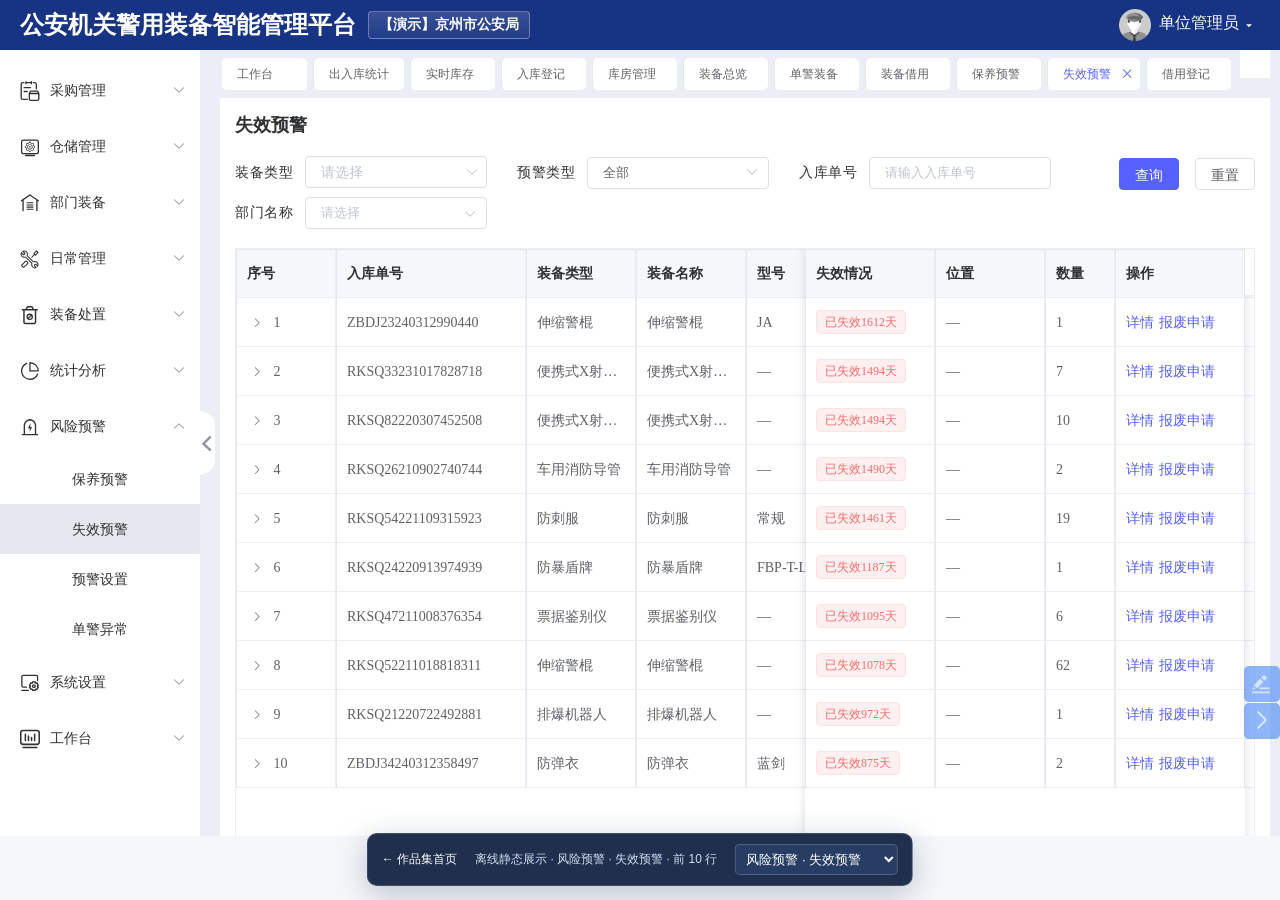
<file: pages/11-expiry-warning.html>
<!doctype html>
<html lang="zh-CN"><head><meta charset="utf-8"><link rel="stylesheet" href="../assets/a75b6a706706-main.css"><link rel="stylesheet" href="../assets/99733dc4d3de-font.css"><link rel="stylesheet" href="../assets/b8a30d08de4d-zkml-ui.css"><link rel="stylesheet" href="../assets/4b839b14a725-police-ui.css"><link rel="stylesheet" href="../assets/8e5123ddd7e0-default.css"><link rel="stylesheet" href="../assets/495cbee80b74-iconfont.css"><link rel="stylesheet" href="../assets/02607e779783-iconfont.css"><link href="../assets/ac1568eb8ac0-app.73de8ee4.css" rel="stylesheet"><style>.w-e-toolbar,
.w-e-text-container,
.w-e-menu-panel {
  padding: 0;
  margin: 0;
  box-sizing: border-box;
  background-color: #fff;
  /*表情菜单样式*/
  /*分割线样式*/
}
.w-e-toolbar h1,
.w-e-text-container h1,
.w-e-menu-panel h1 {
  font-size: 32px !important;
}
.w-e-toolbar h2,
.w-e-text-container h2,
.w-e-menu-panel h2 {
  font-size: 24px !important;
}
.w-e-toolbar h3,
.w-e-text-container h3,
.w-e-menu-panel h3 {
  font-size: 18.72px !important;
}
.w-e-toolbar h4,
.w-e-text-container h4,
.w-e-menu-panel h4 {
  font-size: 16px !important;
}
.w-e-toolbar h5,
.w-e-text-container h5,
.w-e-menu-panel h5 {
  font-size: 13.28px !important;
}
.w-e-toolbar p,
.w-e-text-container p,
.w-e-menu-panel p {
  font-size: 16px !important;
}
.w-e-toolbar .eleImg,
.w-e-text-container .eleImg,
.w-e-menu-panel .eleImg {
  cursor: pointer;
  display: inline-block;
  font-size: 18px;
  padding: 0 3px;
}
.w-e-toolbar *,
.w-e-text-container *,
.w-e-menu-panel * {
  padding: 0;
  margin: 0;
  box-sizing: border-box;
}
.w-e-toolbar hr,
.w-e-text-container hr,
.w-e-menu-panel hr {
  cursor: pointer;
  display: block;
  height: 0px;
  border: 0;
  border-top: 3px solid #ccc;
  margin: 20px 0;
}
.w-e-clear-fix:after {
  content: "";
  display: table;
  clear: both;
}
.w-e-drop-list-item {
  position: relative;
  top: 1px;
  padding-right: 7px;
  color: #333 !important;
}
.w-e-drop-list-tl {
  padding-left: 10px;
  text-align: left;
}
</style><style>@font-face {
  font-family: 'w-e-icon';
  src: url("[data-uri]") format('truetype');
  font-weight: normal;
  font-style: normal;
}
[class^="w-e-icon-"],
[class*=" w-e-icon-"] {
  /* use !important to prevent issues with browser extensions that change fonts */
  font-family: 'w-e-icon' !important;
  speak: none;
  font-style: normal;
  font-weight: normal;
  font-variant: normal;
  text-transform: none;
  line-height: 1;
  /* Better Font Rendering =========== */
  -webkit-font-smoothing: antialiased;
  -moz-osx-font-smoothing: grayscale;
}
.w-e-icon-close:before {
  content: "\f00d";
}
.w-e-icon-upload2:before {
  content: "\e9c6";
}
.w-e-icon-trash-o:before {
  content: "\f014";
}
.w-e-icon-header:before {
  content: "\f1dc";
}
.w-e-icon-pencil2:before {
  content: "\e906";
}
.w-e-icon-paint-brush:before {
  content: "\f1fc";
}
.w-e-icon-image:before {
  content: "\e90d";
}
.w-e-icon-play:before {
  content: "\e912";
}
.w-e-icon-location:before {
  content: "\e947";
}
.w-e-icon-undo:before {
  content: "\e965";
}
.w-e-icon-redo:before {
  content: "\e966";
}
.w-e-icon-quotes-left:before {
  content: "\e977";
}
.w-e-icon-list-numbered:before {
  content: "\e9b9";
}
.w-e-icon-list2:before {
  content: "\e9bb";
}
.w-e-icon-link:before {
  content: "\e9cb";
}
.w-e-icon-happy:before {
  content: "\e9df";
}
.w-e-icon-bold:before {
  content: "\ea62";
}
.w-e-icon-underline:before {
  content: "\ea63";
}
.w-e-icon-italic:before {
  content: "\ea64";
}
.w-e-icon-strikethrough:before {
  content: "\ea65";
}
.w-e-icon-table2:before {
  content: "\ea71";
}
.w-e-icon-paragraph-left:before {
  content: "\ea77";
}
.w-e-icon-paragraph-center:before {
  content: "\ea78";
}
.w-e-icon-paragraph-right:before {
  content: "\ea79";
}
.w-e-icon-paragraph-justify:before {
  content: "\ea7a";
}
.w-e-icon-terminal:before {
  content: "\f120";
}
.w-e-icon-page-break:before {
  content: "\ea68";
}
.w-e-icon-cancel-circle:before {
  content: "\ea0d";
}
.w-e-icon-font:before {
  content: "\ea5c";
}
.w-e-icon-text-heigh:before {
  content: "\ea5f";
}
.w-e-icon-paint-format:before {
  content: "\e90c";
}
.w-e-icon-indent-increase:before {
  content: "\ea7b";
}
.w-e-icon-indent-decrease:before {
  content: "\ea7c";
}
.w-e-icon-row-height:before {
  content: "\e9be";
}
.w-e-icon-fullscreen_exit:before {
  content: "\e900";
}
.w-e-icon-fullscreen:before {
  content: "\e901";
}
.w-e-icon-split-line:before {
  content: "\ea0b";
}
.w-e-icon-checkbox-checked:before {
  content: "\ea52";
}
</style><style>.w-e-toolbar {
  display: flex;
  padding: 0 6px;
  flex-wrap: wrap;
  position: relative;
  /* 单个菜单 */
}
.w-e-toolbar .w-e-menu {
  position: relative;
  display: flex;
  width: 40px;
  height: 40px;
  align-items: center;
  justify-content: center;
  text-align: center;
  cursor: pointer;
}
.w-e-toolbar .w-e-menu i {
  color: #999;
}
.w-e-toolbar .w-e-menu:hover {
  background-color: #F6F6F6;
}
.w-e-toolbar .w-e-menu:hover i {
  color: #333;
}
.w-e-toolbar .w-e-active i {
  color: #1e88e5;
}
.w-e-toolbar .w-e-active:hover i {
  color: #1e88e5;
}
.w-e-menu-tooltip {
  position: absolute;
  display: flex;
  color: #f1f1f1;
  background-color: rgba(0, 0, 0, 0.75);
  box-shadow: 0 2px 8px 0 rgba(0, 0, 0, 0.15);
  border-radius: 4px;
  padding: 4px 5px 6px;
  justify-content: center;
  align-items: center;
}
.w-e-menu-tooltip-up::after {
  content: "";
  position: absolute;
  top: 100%;
  left: 50%;
  margin-left: -5px;
  border: 5px solid rgba(0, 0, 0, 0);
  border-top-color: rgba(0, 0, 0, 0.73);
}
.w-e-menu-tooltip-down::after {
  content: "";
  position: absolute;
  bottom: 100%;
  left: 50%;
  margin-left: -5px;
  border: 5px solid rgba(0, 0, 0, 0);
  border-bottom-color: rgba(0, 0, 0, 0.73);
}
.w-e-menu-tooltip-item-wrapper {
  font-size: 14px;
  margin: 0 5px;
}
</style><style>.w-e-text-container {
  position: relative;
  height: 100%;
}
.w-e-text-container .w-e-progress {
  position: absolute;
  background-color: #1e88e5;
  top: 0;
  left: 0;
  height: 1px;
}
.w-e-text-container .placeholder {
  color: #D4D4D4;
  position: absolute;
  font-size: 11pt;
  line-height: 22px;
  left: 10px;
  top: 10px;
  -webkit-user-select: none;
     -moz-user-select: none;
      -ms-user-select: none;
          user-select: none;
  z-index: -1;
}
.w-e-text {
  padding: 0 10px;
  overflow-y: auto;
}
.w-e-text p,
.w-e-text h1,
.w-e-text h2,
.w-e-text h3,
.w-e-text h4,
.w-e-text h5,
.w-e-text table,
.w-e-text pre {
  margin: 10px 0;
  line-height: 1.5;
}
.w-e-text ul,
.w-e-text ol {
  margin: 10px 0 10px 20px;
}
.w-e-text blockquote {
  display: block;
  border-left: 8px solid #d0e5f2;
  padding: 5px 10px;
  margin: 10px 0;
  line-height: 1.4;
  font-size: 100%;
  background-color: #f1f1f1;
}
.w-e-text code {
  display: inline-block;
  background-color: #f1f1f1;
  border-radius: 3px;
  padding: 3px 5px;
  margin: 0 3px;
}
.w-e-text pre code {
  display: block;
}
.w-e-text table {
  border-top: 1px solid #ccc;
  border-left: 1px solid #ccc;
}
.w-e-text table td,
.w-e-text table th {
  border-bottom: 1px solid #ccc;
  border-right: 1px solid #ccc;
  padding: 3px 5px;
  min-height: 30px;
  height: 30px;
}
.w-e-text table th {
  border-bottom: 2px solid #ccc;
  text-align: center;
  background-color: #f1f1f1;
}
.w-e-text:focus {
  outline: none;
}
.w-e-text img {
  cursor: pointer;
}
.w-e-text img:hover {
  box-shadow: 0 0 5px #333;
}
.w-e-text .w-e-todo {
  margin: 0 0 0 20px;
}
.w-e-text .w-e-todo li {
  list-style: none;
  font-size: 1em;
}
.w-e-text .w-e-todo li span:nth-child(1) {
  position: relative;
  left: -18px;
}
.w-e-text .w-e-todo li span:nth-child(1) input {
  position: absolute;
  margin-right: 3px;
}
.w-e-text .w-e-todo li span:nth-child(1) input[type=checkbox] {
  top: 50%;
  margin-top: -6px;
}
.w-e-tooltip {
  position: absolute;
  display: flex;
  color: #f1f1f1;
  background-color: rgba(0, 0, 0, 0.75);
  box-shadow: 0 2px 8px 0 rgba(0, 0, 0, 0.15);
  border-radius: 4px;
  padding: 4px 5px 6px;
  justify-content: center;
  align-items: center;
}
.w-e-tooltip-up::after {
  content: "";
  position: absolute;
  top: 100%;
  left: 50%;
  margin-left: -5px;
  border: 5px solid rgba(0, 0, 0, 0);
  border-top-color: rgba(0, 0, 0, 0.73);
}
.w-e-tooltip-down::after {
  content: "";
  position: absolute;
  bottom: 100%;
  left: 50%;
  margin-left: -5px;
  border: 5px solid rgba(0, 0, 0, 0);
  border-bottom-color: rgba(0, 0, 0, 0.73);
}
.w-e-tooltip-item-wrapper {
  cursor: pointer;
  font-size: 14px;
  margin: 0 5px;
}
.w-e-tooltip-item-wrapper:hover {
  color: #ccc;
  text-decoration: underline;
}
</style><style>.w-e-menu .w-e-panel-container {
  position: absolute;
  top: 0;
  left: 50%;
  border: 1px solid #ccc;
  border-top: 0;
  box-shadow: 1px 1px 2px #ccc;
  color: #333;
  background-color: #fff;
  text-align: left;
  /* 为 emotion panel 定制的样式 */
  /* 上传图片、上传视频的 panel 定制样式 */
}
.w-e-menu .w-e-panel-container .w-e-panel-close {
  position: absolute;
  right: 0;
  top: 0;
  padding: 5px;
  margin: 2px 5px 0 0;
  cursor: pointer;
  color: #999;
}
.w-e-menu .w-e-panel-container .w-e-panel-close:hover {
  color: #333;
}
.w-e-menu .w-e-panel-container .w-e-panel-tab-title {
  list-style: none;
  display: flex;
  font-size: 14px;
  margin: 2px 10px 0 10px;
  border-bottom: 1px solid #f1f1f1;
}
.w-e-menu .w-e-panel-container .w-e-panel-tab-title .w-e-item {
  padding: 3px 5px;
  color: #999;
  cursor: pointer;
  margin: 0 3px;
  position: relative;
  top: 1px;
}
.w-e-menu .w-e-panel-container .w-e-panel-tab-title .w-e-active {
  color: #333;
  border-bottom: 1px solid #333;
  cursor: default;
  font-weight: 700;
}
.w-e-menu .w-e-panel-container .w-e-panel-tab-content {
  padding: 10px 15px 10px 15px;
  font-size: 16px;
  /* 输入框的样式 */
  /* 按钮的样式 */
}
.w-e-menu .w-e-panel-container .w-e-panel-tab-content input:focus,
.w-e-menu .w-e-panel-container .w-e-panel-tab-content textarea:focus,
.w-e-menu .w-e-panel-container .w-e-panel-tab-content button:focus {
  outline: none;
}
.w-e-menu .w-e-panel-container .w-e-panel-tab-content textarea {
  width: 100%;
  border: 1px solid #ccc;
  padding: 5px;
  margin-top: 10px;
}
.w-e-menu .w-e-panel-container .w-e-panel-tab-content textarea:focus {
  border-color: #1e88e5;
}
.w-e-menu .w-e-panel-container .w-e-panel-tab-content input[type=text] {
  border: none;
  border-bottom: 1px solid #ccc;
  font-size: 14px;
  height: 20px;
  color: #333;
  text-align: left;
}
.w-e-menu .w-e-panel-container .w-e-panel-tab-content input[type=text].small {
  width: 30px;
  text-align: center;
}
.w-e-menu .w-e-panel-container .w-e-panel-tab-content input[type=text].block {
  display: block;
  width: 100%;
  margin: 10px 0;
}
.w-e-menu .w-e-panel-container .w-e-panel-tab-content input[type=text]:focus {
  border-bottom: 2px solid #1e88e5;
}
.w-e-menu .w-e-panel-container .w-e-panel-tab-content .w-e-button-container button {
  font-size: 14px;
  color: #1e88e5;
  border: none;
  padding: 5px 10px;
  background-color: #fff;
  cursor: pointer;
  border-radius: 3px;
}
.w-e-menu .w-e-panel-container .w-e-panel-tab-content .w-e-button-container button.left {
  float: left;
  margin-right: 10px;
}
.w-e-menu .w-e-panel-container .w-e-panel-tab-content .w-e-button-container button.right {
  float: right;
  margin-left: 10px;
}
.w-e-menu .w-e-panel-container .w-e-panel-tab-content .w-e-button-container button.gray {
  color: #999;
}
.w-e-menu .w-e-panel-container .w-e-panel-tab-content .w-e-button-container button.red {
  color: #c24f4a;
}
.w-e-menu .w-e-panel-container .w-e-panel-tab-content .w-e-button-container button:hover {
  background-color: #f1f1f1;
}
.w-e-menu .w-e-panel-container .w-e-panel-tab-content .w-e-button-container:after {
  content: "";
  display: table;
  clear: both;
}
.w-e-menu .w-e-panel-container .w-e-emoticon-container .w-e-item {
  cursor: pointer;
  font-size: 18px;
  padding: 0 3px;
  display: inline-block;
}
.w-e-menu .w-e-panel-container .w-e-up-img-container,
.w-e-menu .w-e-panel-container .w-e-up-video-container {
  text-align: center;
}
.w-e-menu .w-e-panel-container .w-e-up-img-container .w-e-up-btn,
.w-e-menu .w-e-panel-container .w-e-up-video-container .w-e-up-btn {
  display: inline-block;
  color: #999;
  cursor: pointer;
  font-size: 60px;
  line-height: 1;
}
.w-e-menu .w-e-panel-container .w-e-up-img-container .w-e-up-btn:hover,
.w-e-menu .w-e-panel-container .w-e-up-video-container .w-e-up-btn:hover {
  color: #333;
}
</style><style>.w-e-toolbar .w-e-droplist {
  position: absolute;
  left: 0;
  top: 0;
  background-color: #fff;
  border: 1px solid #f1f1f1;
  border-right-color: #ccc;
  border-bottom-color: #ccc;
}
.w-e-toolbar .w-e-droplist .w-e-dp-title {
  text-align: center;
  color: #999;
  line-height: 2;
  border-bottom: 1px solid #f1f1f1;
  font-size: 13px;
}
.w-e-toolbar .w-e-droplist ul.w-e-list {
  list-style: none;
  line-height: 1;
}
.w-e-toolbar .w-e-droplist ul.w-e-list li.w-e-item {
  color: #333;
  padding: 5px 0;
}
.w-e-toolbar .w-e-droplist ul.w-e-list li.w-e-item:hover {
  background-color: #f1f1f1;
}
.w-e-toolbar .w-e-droplist ul.w-e-block {
  list-style: none;
  text-align: left;
  padding: 5px;
}
.w-e-toolbar .w-e-droplist ul.w-e-block li.w-e-item {
  display: inline-block;
  padding: 3px 5px;
}
.w-e-toolbar .w-e-droplist ul.w-e-block li.w-e-item:hover {
  background-color: #f1f1f1;
}
</style><style>.w-e-text-container {
  overflow: hidden;
}
.w-e-img-drag-mask {
  position: absolute;
  z-index: 1;
  border: 1px dashed #ccc;
  box-sizing: border-box;
}
.w-e-img-drag-mask .w-e-img-drag-rb {
  position: absolute;
  right: -5px;
  bottom: -5px;
  width: 16px;
  height: 16px;
  border-radius: 50%;
  background: #ccc;
  cursor: se-resize;
}
.w-e-img-drag-mask .w-e-img-drag-show-size {
  min-width: 110px;
  height: 22px;
  line-height: 22px;
  font-size: 14px;
  color: #999;
  position: absolute;
  left: 0;
  top: 0;
  background-color: #999;
  color: #fff;
  border-radius: 2px;
  padding: 0 5px;
}
</style><style>.w-e-table {
  display: flex;
}
.w-e-table .w-e-table-input {
  width: 40px;
  text-align: center!important;
  margin: 0 5px;
}
</style><style>.w-e-full-screen-editor {
  position: fixed;
  width: 100%!important;
  height: 100%!important;
  left: 0;
  top: 0;
}
</style><style>.w-e-content-mantle {
  width: 100%;
  height: 100%;
  overflow-y: auto;
}
.w-e-content-mantle .w-e-content-preview {
  width: 100%;
  min-height: 100%;
  padding: 0 10px;
  line-height: 1.5;
}
.w-e-content-mantle .w-e-content-preview img {
  cursor: default;
}
.w-e-content-mantle .w-e-content-preview img:hover {
  box-shadow: none;
}
.w-e-menue-mantle {
  position: absolute;
  height: 100%;
  width: 100%;
  top: 0;
  left: 0;
}
</style><style type="text/css">.el-select-tree{display:inline-block}.el-select-tree .el-input__icon{cursor:pointer;-webkit-transition:-webkit-transform .3s;transition:-webkit-transform .3s;transition:transform .3s;transition:transform .3s,-webkit-transform .3s}.el-select-tree .el-input__icon-close{display:none}.el-select-tree .el-input__inner{cursor:pointer;padding-right:30px}.el-select-tree .el-input:hover:not(.is-disabled) .el-input__inner{border-color:#c0c4cc}.el-select-tree .el-input:hover:not(.is-disabled).is-selected.is-clearable .el-input__icon-close{display:inline-block}.el-select-tree .el-input:hover:not(.is-disabled).is-selected.is-clearable .el-input__icon-arrow-down{display:none}.el-select-tree .el-input.is-active .el-input__icon-arrow-down{-webkit-transform:rotate(-180deg);-ms-transform:rotate(-180deg);transform:rotate(-180deg)}.el-select-tree .el-input.is-active .el-input__inner{border-color:#409eff}.el-select-tree__popover{padding:0!important;border:1px solid #e4e7ed!important;border-radius:4px!important}.el-select-tree__popover .popper__arrow{left:35px!important}.el-select-tree__popover .el-tree-node__expand-icon.is-leaf{cursor:pointer}.el-select-tree__list{overflow-y:auto}.el-select-tree__list::-webkit-scrollbar-track-piece{background:#d3dce6}.el-select-tree__list::-webkit-scrollbar{width:4px}.el-select-tree__list::-webkit-scrollbar-thumb{background:#99a9bf}.el-select-tree__item{position:relative;white-space:nowrap;padding-right:20px}.el-select-tree__item.is-selected{color:#409eff;font-weight:bolder}.el-select-tree__item.is-disabled{color:#bbb;cursor:not-allowed}</style><link rel="stylesheet" type="text/css" href="../assets/f544667966f7-chunk-37cae670.21fa696d.css"><link rel="stylesheet" type="text/css" href="../assets/c38882f746fa-chunk-a2f9f28c.5c264e4e.css"><link rel="stylesheet" type="text/css" href="../assets/88d1f2d2cb9c-chunk-308e155c.c3f1a222.css"><link rel="stylesheet" type="text/css" href="../assets/7e0d08e3c566-chunk-595ae810.dafb4366.css"><link rel="stylesheet" type="text/css" href="../assets/9a50e0ee8602-chunk-21f54617.8dccbaa2.css"><link rel="stylesheet" type="text/css" href="../assets/2b93351a8be4-chunk-653d23fe.9751bac7.css"><link rel="stylesheet" type="text/css" href="../assets/012712c6f304-chunk-65b8d03e.e5b3d646.css"><link rel="stylesheet" type="text/css" href="../assets/35f9f73c01af-chunk-7ed53cdc.fc15d1c7.css"><link rel="stylesheet" type="text/css" href="../assets/742002075a6b-chunk-8f26ee44.5d0b5383.css"><link rel="stylesheet" type="text/css" href="../assets/d91299909bc8-chunk-68972316.8209689f.css"><link rel="stylesheet" type="text/css" href="../assets/2b4e1e241c97-chunk-5abd26cc.32698199.css"><link rel="stylesheet" type="text/css" href="../assets/3a8c157c1abc-chunk-664f49fc.504fc07c.css"><link rel="stylesheet" type="text/css" href="../assets/5bca6112211f-chunk-6fc4a7ea.fe79c316.css"><link rel="stylesheet" type="text/css" href="../assets/a03a72de03ba-chunk-764f3a0f.a8d22545.css"><link rel="stylesheet" type="text/css" href="../assets/585e71390bda-chunk-c2cba002.2fe9cadc.css"><title>风险预警 · 失效预警 · 静态作品集</title><meta name="viewport" content="width=device-width,initial-scale=1"><meta http-equiv="Content-Security-Policy" content="default-src 'self' data: blob:; script-src 'self'; style-src 'self' 'unsafe-inline'; img-src 'self' data: blob:; font-src 'self' data:; connect-src 'none'; form-action 'none';"><link rel="stylesheet" href="../offline.css"></head><body><div id="portfolio-bar"><a href="../index.html">← 作品集首页</a><span>离线静态展示 · 风险预警 · 失效预警 · 前 10 行</span><select id="portfolio-page-select" aria-label="切换展示页面"><option value="01-portal.html">功能门户</option><option value="02-workbench.html">装备工作台</option><option value="03-stock-statistics.html">库存概览 · 出入库统计</option><option value="04-live-stock.html">库存概览 · 实时库存</option><option value="05-inbound-form.html">装备入库 · 入库登记</option><option value="06-warehouse.html">库房管理</option><option value="07-equipment-overview.html">部门装备 · 装备总览</option><option value="08-personal-equipment.html">部门装备 · 单警装备</option><option value="09-borrow-records.html">日常管理 · 装备借用</option><option value="10-maintenance-warning.html">风险预警 · 保养预警</option><option value="11-expiry-warning.html" selected>风险预警 · 失效预警</option><option value="12-borrow-form.html">日常管理 · 借用登记</option></select></div><svg style="position:absolute;width:0;height:0;overflow:hidden"><defs><symbol id="icon-iconzuocelan-zhaungbeishiguanli-zb" viewbox="0 0 1024 1024"><path d="M962.288572 371.932983s-424.234059-298.314579-427.626907-300.875219c-26.054514-18.116529-26.054514-18.116529-53.325331 1.152289L54.861715 371.932983a31.623906 31.623906 0 0 0-4.545136 44.235059 32.008002 32.008002 0 0 0 43.082771 10.242561l29.511378-21.573394v495.675919a34.12053 34.12053 0 0 0 34.056514 34.056514 33.416354 33.416354 0 0 0 34.056514-34.056514V359.513878l317.583396-224.568142 323.408852 227.960991v538.758689a34.056514 34.056514 0 1 0 68.049012 0V411.622906l22.661666 14.723681a32.008002 32.008002 0 0 0 43.08277-10.242561 32.52013 32.52013 0 0 0-3.392848-44.235059z m-627.356839 256.064016a14.275569 14.275569 0 0 0 14.723681 14.723681h323.28082a14.275569 14.275569 0 0 0 14.723681-14.723681v-28.935234a14.275569 14.275569 0 0 0-14.723681-14.72368h-323.28082a14.275569 14.275569 0 0 0-14.723681 14.72368v29.511378z m0 111.131783a14.275569 14.275569 0 0 0 14.723681 14.723681h323.28082a14.275569 14.275569 0 0 0 14.723681-14.723681v-29.511378a14.275569 14.275569 0 0 0-14.723681-14.723681h-323.28082a14.275569 14.275569 0 0 0-14.723681 14.723681v29.511378z m14.723681-211.252813h323.28082a14.275569 14.275569 0 0 0 14.723681-14.723681v-29.511378a14.275569 14.275569 0 0 0-14.723681-14.723681h-323.28082a14.275569 14.275569 0 0 0-14.723681 14.723681v29.511378a14.979745 14.979745 0 0 0 14.723681 14.723681z m-14.723681 317.583396a14.275569 14.275569 0 0 0 14.723681 14.723681h323.28082a14.275569 14.275569 0 0 0 14.723681-14.723681v-28.743186a14.275569 14.275569 0 0 0-14.723681-14.723681h-323.28082a14.275569 14.275569 0 0 0-14.723681 14.723681v29.511378z" fill="#303133"></path></symbol><symbol id="icon-iconzuocelan-tongjifenxi-zb" viewbox="0 0 1024 1024"><path d="M507.006752 966.64166A455.6019 455.6019 0 0 1 331.154789 90.326582a32.52013 32.52013 0 1 1 25.158289 59.982995 390.88172 390.88172 0 1 0 512.128032 511.103776 32.648162 32.648162 0 0 1 60.175044 25.030258A455.729932 455.729932 0 0 1 507.070768 966.64166z m424.106026-423.145786H507.006752a32.584146 32.584146 0 0 1-32.648162-32.52013v-423.145787a32.584146 32.584146 0 0 1 32.648162-32.52013 456.818205 456.818205 0 0 1 456.754188 455.729933 32.584146 32.584146 0 0 1-32.648162 32.52013zM539.654914 478.391598h357.529382A391.649912 391.649912 0 0 0 539.654914 121.694424z" fill="#303133"></path></symbol><symbol id="icon-iconzuocelan-weibaoguanli-zb" viewbox="0 0 1024 1024"><path d="M219.428571 74.166729a181.737283 181.737283 0 0 0-84.085489 19.1976 27.132608 27.132608 0 0 0-8.126984 43.386577l92.212473 92.212474-32.571928 32.571928-92.212474-92.212473a24.63692 24.63692 0 0 0-19.1976-8.126984 26.044744 26.044744 0 0 0-24.380952 16.253968 190.760155 190.760155 0 0 0 35.259592 219.748531 182.249219 182.249219 0 0 0 132.911386 54.265217 159.148106 159.148106 0 0 0 62.392201-10.87864l301.082365 301.082365a191.976003 191.976003 0 0 0 43.386577 198.055243 191.976003 191.976003 0 0 0 216.996875 35.259592 27.132608 27.132608 0 0 0 8.126984-43.386576l-92.212473-92.212474 32.571928-32.571928 92.212474 92.212473a24.63692 24.63692 0 0 0 19.1976 8.126984 26.044744 26.044744 0 0 0 24.252968-16.381952 190.760155 190.760155 0 0 0-35.259592-219.748532 193.063867 193.063867 0 0 0-198.055243-43.386576L392.846894 326.551181a191.976003 191.976003 0 0 0-43.386577-198.055243 182.697163 182.697163 0 0 0-130.223722-54.265217z m-35.259592 244.129484a53.561305 53.561305 0 0 0 37.947256-16.253968l32.571929-32.571929a52.473441 52.473441 0 0 0 0-75.958505l-62.392201-62.392201c8.126984 0 16.253968-2.687664 24.444944-2.687664a127.216098 127.216098 0 0 1 94.96413 40.698913 136.686914 136.686914 0 0 1 32.571928 140.782402 51.193601 51.193601 0 0 0 13.566305 56.952881l301.082364 301.082364a53.561305 53.561305 0 0 0 37.947257 16.253969 46.138233 46.138233 0 0 0 19.1976-2.687664 132.143482 132.143482 0 0 1 140.782402 32.571928 132.207474 132.207474 0 0 1 37.947257 119.345082l-62.392201-62.392201a52.473441 52.473441 0 0 0-75.958505 0l-32.571929 32.571929a52.473441 52.473441 0 0 0 0 75.958505l62.392201 62.392201c-8.126984 0-16.253968 2.687664-24.444944 2.687664a127.216098 127.216098 0 0 1-94.96413-40.698913 136.686914 136.686914 0 0 1-32.571928-140.782402 51.193601 51.193601 0 0 0-13.566304-56.952881L319.640045 405.133358a53.561305 53.561305 0 0 0-37.947257-16.253968 52.985377 52.985377 0 0 0-19.1976 2.687664 132.143482 132.143482 0 0 1-140.782402-32.571928 132.207474 132.207474 0 0 1-37.947257-119.345082l62.392201 62.392201a53.561305 53.561305 0 0 0 38.011249 16.253968z" fill="#333333"></path><path d="M303.514061 589.558305a53.561305 53.561305 0 0 0-37.947257 16.253968L70.263217 801.179853a52.473441 52.473441 0 0 0 0 75.958505l75.958505 75.958505a52.473441 52.473441 0 0 0 75.958505 0l195.303588-195.303587a52.473441 52.473441 0 0 0 0-75.958505L341.525309 605.876265a45.498313 45.498313 0 0 0-38.011248-16.31796zM186.856643 915.085614l-75.958505-75.958505 195.303587-195.303587 76.278465 75.958505L186.856643 915.085614z m659.11761-775.83902l37.947257 37.947257-94.96413 94.964129-19.1976-19.1976-19.1976-19.1976 94.964129-94.96413m0-65.079865a24.63692 24.63692 0 0 0-19.1976 8.126984l-132.207474 133.35933a26.23672 26.23672 0 0 0 0 37.947257l19.1976 19.1976-133.103362 132.783402a26.23672 26.23672 0 0 0 0 37.947257 26.23672 26.23672 0 0 0 37.947257 0l132.911386-132.911386 19.1976 19.1976a26.23672 26.23672 0 0 0 37.947257 0l132.911386-132.911386a26.23672 26.23672 0 0 0 0-37.947257L865.171854 82.549681a21.11736 21.11736 0 0 0-19.197601-8.126984z" fill="#333333"></path></symbol><symbol id="icon-iconzuocelan-xitongshezhi-zb" viewbox="0 0 1024 1024"><path d="M930.28057 673.256314a91.542886 91.542886 0 0 0-0.32008-9.538385l50.508627-29.191297-100.697174-174.379595-50.508627 29.191298c-5.377344-3.328832-10.882721-6.4016-16.452113-9.538385v-58.254564H611.416854v58.382596a161.00025 161.00025 0 0 0-16.452113 9.538385l-50.508627-29.191298-100.697174 174.379595 50.508627 29.191297c0 3.2008-0.32008 6.4016-0.32008 9.538385a90.454614 90.454614 0 0 0 0.32008 9.538385l-50.508627 29.191298 100.697174 174.379594 50.508627-29.191297c5.377344 3.328832 10.882721 6.4016 16.452113 9.538384v58.062516h201.074269v-58.382596a161.00025 161.00025 0 0 0 16.452113-9.538384l50.508627 29.191297 100.697174-174.379595-50.508627-29.191297a63.055764 63.055764 0 0 0 0.64016-9.346337z m-69.137284-22.661665a146.212553 146.212553 0 0 1 1.856464 22.661665 170.410603 170.410603 0 0 1-1.856464 22.661665l-3.328832 22.661666 30.855714 17.924481-33.544387 58.062516-30.855713-17.796449-17.924482 14.4036a148.005001 148.005001 0 0 1-39.433858 22.661666l-21.317329 8.386096v35.592899h-67.536885v-35.720931l-21.317329-8.386096a153.63841 153.63841 0 0 1-39.433858-22.661666l-17.924482-14.4036-30.855713 17.796449-33.544387-58.062516 30.855714-17.924481-3.328832-22.661666a146.276569 146.276569 0 0 1-1.856464-22.661665 170.026507 170.026507 0 0 1 1.856464-22.661665l3.328832-22.661666-30.855714-17.988497 33.544387-58.062516 30.855713 17.79645 17.924482-14.403601a147.940985 147.940985 0 0 1 39.433858-22.661666l21.317329-8.386096v-35.40085h67.152789v35.72093l21.317329 8.386096a153.63841 153.63841 0 0 1 39.433858 22.661666l17.924481 14.403601 30.855714-17.796449 33.544387 58.062515-30.855714 17.924481z" fill="#303133"></path><path d="M712.114029 572.431108a100.697174 100.697174 0 1 0 100.697174 100.697174 100.76119 100.76119 0 0 0-100.697174-100.697174z m0 134.433608a33.544386 33.544386 0 1 1 33.544386-33.544386 33.672418 33.672418 0 0 1-33.544386 33.544386z m-281.094274 151.013754H95.127782a33.544386 33.544386 0 0 0 0 67.152788h335.635909a33.544386 33.544386 0 1 0 0-67.152788z m-268.483121-100.697175H330.322581a33.544386 33.544386 0 1 0 0-67.152788H162.536634a33.672418 33.672418 0 0 1-33.544386-33.544386v-469.877469a33.672418 33.672418 0 0 1 33.544386-33.544386h671.271818a33.672418 33.672418 0 0 1 33.544386 33.544386v201.394348a33.544386 33.544386 0 0 0 67.152788 0V186.606652a100.76119 100.76119 0 0 0-100.697174-100.697175H162.536634A100.76119 100.76119 0 0 0 61.83946 186.606652v469.877469a100.889222 100.889222 0 0 0 100.697174 100.697174z" fill="#303133"></path></symbol><symbol id="icon-caigouguanli_icon" viewbox="0 0 1024 1024"><path d="M406.045853 944.54039a33.784626 33.784626 0 0 1-33.84179 33.841791H151.717935a126.049238 126.049238 0 0 1-125.763412-125.763413V177.212081A126.049238 126.049238 0 0 1 151.717935 51.448669h52.763468a33.841791 33.841791 0 1 1 0 67.683581H151.717935A58.365656 58.365656 0 0 0 93.638105 177.212081v675.235192A58.365656 58.365656 0 0 0 151.717935 910.698599h220.371797a33.784626 33.784626 0 0 1 33.956121 33.841791z m274.735891-825.40814h64.539496A58.365656 58.365656 0 0 1 803.40107 177.212081v219.056997a33.841791 33.841791 0 1 0 67.683582 0V177.212081a126.049238 126.049238 0 0 0-125.763412-125.763412h-64.539496a33.841791 33.841791 0 1 0 0 67.683581z m-373.117178 54.592754a33.784626 33.784626 0 0 0 33.841791-33.841791v-19.150337h206.423491v19.150337a33.841791 33.841791 0 1 0 67.683582 0V33.841791a33.841791 33.841791 0 1 0-67.683582 0v19.150338H341.506357V33.841791a33.841791 33.841791 0 1 0-67.683582 0v106.041422a33.784626 33.784626 0 0 0 33.898956 33.841791z m-97.923966 136.053146a33.841791 33.841791 0 1 0 0 67.683582H534.72469a33.841791 33.841791 0 1 0 0-67.683582z m162.406297 194.704628H209.7406a33.841791 33.841791 0 1 0 0 67.683582h162.406297a33.841791 33.841791 0 0 0 0-67.683582zM997.762707 640.250098v268.67638a115.245018 115.245018 0 0 1-115.073522 115.073522H557.590765A115.245018 115.245018 0 0 1 442.517243 908.926478v-268.67638a36.014068 36.014068 0 0 1 3.372746-14.862949l49.390722-101.068051a77.458829 77.458829 0 0 1 69.055546-43.102551h311.550271a77.173003 77.173003 0 0 1 69.055546 43.102551l49.390722 101.068051a30.297549 30.297549 0 0 1 3.429911 14.862949zM555.818644 554.10216l-25.495673 52.363312h379.405348l-25.495674-52.363312a9.26076 9.26076 0 0 0-8.346117-5.202032H564.107596a9.546586 9.546586 0 0 0-8.231787 5.144867z m374.260481 120.046894H510.029329v234.377268a47.38994 47.38994 0 0 0 47.38994 47.38994h325.269916a47.38994 47.38994 0 0 0 47.38994-47.38994z" fill="#303133"></path></symbol><symbol id="icon-iconzuocelan-baofeiguanli-zb" viewbox="0 0 1024 1024"><path d="M899.936984 209.972493a19.972993 19.972993 0 0 0-14.659665-5.889472h-179.244811l-40.20205-102.425607a88.790198 88.790198 0 0 0-31.111778-39.305826A67.088772 67.088772 0 0 0 590.867717 46.859715H404.389097a85.397349 85.397349 0 0 0-45.707427 15.747937 79.315829 79.315829 0 0 0-31.111778 39.305826l-40.20205 102.425607H109.979495a19.972993 19.972993 0 0 0-14.659665 5.889472 13.699425 13.699425 0 0 0-3.648912 13.763441v39.305826a18.500625 18.500625 0 0 0 5.505376 13.763441 13.827457 13.827457 0 0 0 12.803201 5.889473h54.861715v583.313828a138.146537 138.146537 0 0 0 27.39885 86.485622 81.172293 81.172293 0 0 0 65.808452 35.40085h480.888222a78.483621 78.483621 0 0 0 65.808452-37.321331 148.005001 148.005001 0 0 0 27.39885-88.406101V282.630658h54.989747a16.068017 16.068017 0 0 0 12.803201-5.889473 22.085521 22.085521 0 0 0 5.505377-13.763441v-39.24181a22.085521 22.085521 0 0 0-5.505377-13.763441z m-502.845711-76.819205a18.564641 18.564641 0 0 1 9.154288-7.873968h182.829708c3.648912 0 7.297824 3.904976 9.154288 5.889472l29.255314 72.722181H367.771943z m347.414854 772.225057l-5.505377 5.889472H258.112528q-2.752688 0-5.505376-5.889472a83.604901 83.604901 0 0 1-12.803201-41.290323V282.630658h517.505376v581.649412a77.843461 77.843461 0 0 1-12.8032 41.290323z" fill="#303133"></path><path d="M497.596399 440.046012a165.865466 165.865466 0 1 0 165.865466 165.865466 166.44161 166.44161 0 0 0-165.865466-165.865466z m0 66.32058a96.792198 96.792198 0 0 1 43.146787 9.92248l-132.705176 132.705177a96.856214 96.856214 0 0 1-9.922481-43.146787A99.80095 99.80095 0 0 1 497.596399 506.366592z m0 199.025756a96.728182 96.728182 0 0 1-43.146787-9.922481l132.705177-132.705176a96.792198 96.792198 0 0 1 9.92248 43.146787 99.80095 99.80095 0 0 1-99.48087 99.544886z" fill="#303133"></path></symbol><symbol id="icon-yujingzhongxin_icon" viewbox="0 0 1024 1024"><path d="M508.928 107.9808a296.2944 296.2944 0 0 1 123.5456 26.88 321.28 321.28 0 0 1 101.9904 72.8576 343.04 343.04 0 0 1 68.9152 108.0832 353.28 353.28 0 0 1 25.344 131.9424v419.5328h66.1504a35.84 35.84 0 0 1 1.1264 71.68h-768a35.84 35.84 0 0 1-1.28-71.68h61.5936l-0.3072-419.072a353.28 353.28 0 0 1 25.6-132.1984 340.992 340.992 0 0 1 68.9664-108.032 320.6144 320.6144 0 0 1 101.5296-72.9088 302.336 302.336 0 0 1 124.8768-27.0848z m0 71.68a244.5824 244.5824 0 0 0-178.688 78.7968 274.3808 274.3808 0 0 0-74.496 189.44l0.3072 419.4816h504.832v-419.328a274.688 274.688 0 0 0-74.4448-189.44 242.1248 242.1248 0 0 0-177.8176-78.9504z m20.1728 146.4832v198.7072h86.3232l-119.4496 234.3936v-189.44H406.7328l122.624-243.3536z" fill="#303133"></path></symbol><symbol id="icon-shujugailan_icon" viewbox="0 0 1109 1024"><path d="M938.64989 0a170.701618 170.701618 0 0 1 170.701618 170.701618v512.034951a170.701618 170.701618 0 0 1-170.701618 170.701618H170.702317A170.701618 170.701618 0 0 1 0.000699 682.666667V170.631715A170.701618 170.701618 0 0 1 170.702317 0z m0 85.350809H170.702317A85.350809 85.350809 0 0 0 85.561215 164.270599v518.46597a85.350809 85.350809 0 0 0 78.91979 85.141102h774.448495a85.350809 85.350809 0 0 0 85.141101-78.91979V170.491911a85.350809 85.350809 0 0 0-78.919789-85.141102zM298.623677 213.342071a42.640453 42.640453 0 0 1 42.640453 42.640453v341.333334a42.640453 42.640453 0 1 1-85.350809 0V255.982524a42.640453 42.640453 0 0 1 42.780258-42.640453z m170.701618 85.350809a42.640453 42.640453 0 0 1 42.640453 42.640453v255.982525a42.640453 42.640453 0 1 1-85.350809 0V341.333333a42.640453 42.640453 0 0 1 42.710356-42.640453z m170.701617 85.350809a42.640453 42.640453 0 0 1 42.640454 42.640453v170.701618a42.640453 42.640453 0 1 1-85.350809 0V426.404533a42.640453 42.640453 0 0 1 42.710355-42.430746z m170.701618-170.701618a42.640453 42.640453 0 0 1 42.640454 42.640453v341.333334a42.640453 42.640453 0 1 1-85.350809 0V255.982524a42.640453 42.640453 0 0 1 42.85016-42.640453zM170.702317 938.649191h768.017475a42.640453 42.640453 0 1 1 0 85.350809H170.702317a42.640453 42.640453 0 1 1 0-85.350809z" fill="#303133"></path></symbol><symbol id="icon-iconzuocelan-cangchuguanli-zb" viewbox="0 0 1024 1024"><path d="M840.082021 124.191048H181.229307A131.808952 131.808952 0 0 0 49.548387 256v494.203551a131.808952 131.808952 0 0 0 131.744936 131.808952h658.852714a131.808952 131.808952 0 0 0 131.744936-131.744936V256.064016a131.808952 131.808952 0 0 0-131.744936-131.872968z m65.936484 625.948487a66.0005 66.0005 0 0 1-65.872468 65.936484H181.229307a66.0005 66.0005 0 0 1-65.872468-65.872468v-494.203551A66.0005 66.0005 0 0 1 181.229307 190.127532h658.91673a65.936484 65.936484 0 0 1 65.872468 65.872468v494.203551z m-164.713179 164.713178H280.006002a32.968242 32.968242 0 1 0 0 65.872468h460.915228a32.968242 32.968242 0 0 0 0-65.872468z m0 0" fill="#303133"></path><path d="M746.490623 451.44086l-23.173794-6.785696a206.707677 206.707677 0 0 0-20.933233-51.980995l12.099025-21.381346a17.988497 17.988497 0 0 0 0-23.685921l-46.859715-46.923731a19.204801 19.204801 0 0 0-9.602401-4.48112 34.312578 34.312578 0 0 0-14.083521 4.48112l-20.869217 14.147537a149.285321 149.285321 0 0 0-54.285571-25.990498l-7.297825-23.685921c-2.24056-9.602401-7.36184-16.388097-16.388097-16.388097H476.215054c-6.785696 0-14.083521 7.36184-16.388097 16.388097l-4.481121 23.685921a204.403101 204.403101 0 0 0-54.221555 21.445361l-21.445361-11.84296a25.606402 25.606402 0 0 0-11.842961-4.545137c-4.545136 0-7.297824 0-9.602401 4.545137l-46.859715 46.859715a18.052513 18.052513 0 0 0 0 23.749937l11.906977 21.445361a165.225306 165.225306 0 0 0-23.749937 54.221556l-23.749938 7.297824c-9.602401 2.304576-16.388097 7.36184-16.388097 16.388097v68.369093c0 9.602401 9.602401 14.083521 16.388097 16.324081l23.749938 7.36184a224.056014 224.056014 0 0 0 21.445361 51.980995l-11.842961 21.445362a17.988497 17.988497 0 0 0 0 23.685921l46.859715 46.923731a18.436609 18.436609 0 0 0 9.602401 4.48112 34.248562 34.248562 0 0 0 14.083521-4.48112l21.445361-14.147537a200.242061 200.242061 0 0 0 51.980995 21.509377l7.361841 23.685922c2.24056 9.602401 7.297824 16.388097 16.324081 16.388097h67.792948c9.602401 0 14.083521-9.602401 16.388097-16.388097l7.361841-23.685922a199.153788 199.153788 0 0 0 51.916979-21.509377l21.509377 14.147537a34.056514 34.056514 0 0 0 14.083521 4.48112c4.48112 0 7.36184 0 9.602401-4.48112l46.923731-46.923731a18.756689 18.756689 0 0 0 0-23.685921l-11.906977-21.445362a200.562141 200.562141 0 0 0 21.445361-51.980995l23.685922-7.36184c9.666417-2.24056 16.388097-7.297824 16.388097-16.324081V468.405101a14.467617 14.467617 0 0 0-15.491873-16.964241z m-22.725682 75.666917l-21.893473 6.785696a26.694674 26.694674 0 0 0-15.043761 15.107777 270.083521 270.083521 0 0 1-17.156289 43.210803 20.613153 20.613153 0 0 0 0 21.893473l10.882721 19.71693-36.937235 37.00125-19.780945-10.946737a15.491873 15.491873 0 0 0-10.434609-2.624656 20.421105 20.421105 0 0 0-10.946736 2.112528 140.835209 140.835209 0 0 1-43.210803 17.156289 25.606402 25.606402 0 0 0-15.107777 15.107777l-6.785696 21.829458h-52.045012l-6.785696-21.829458a25.606402 25.606402 0 0 0-15.043761-15.107777 264.770193 264.770193 0 0 1-43.210803-17.156289 21.445361 21.445361 0 0 0-10.946736-2.112528 20.293073 20.293073 0 0 0-10.882721 2.112528l-19.780945 10.946737-36.425107-39.049763 10.946737-19.780945a20.677169 20.677169 0 0 0 0-21.893473 141.283321 141.283321 0 0 1-17.220305-43.146787 25.606402 25.606402 0 0 0-15.043761-15.107777l-21.893473-6.785696v-52.045011l21.893473-6.785697a26.822706 26.822706 0 0 0 15.043761-15.107777 265.410353 265.410353 0 0 1 17.220305-43.210803 20.677169 20.677169 0 0 0 0-21.893473l-10.946737-14.531633 36.937235-36.937234 19.844961 10.946737a24.582146 24.582146 0 0 0 10.882721 2.048512 20.741185 20.741185 0 0 0 10.946736-2.048512 141.539385 141.539385 0 0 1 43.210803-17.15629 25.606402 25.606402 0 0 0 15.107777-15.107776l6.785696-21.829458h52.045012l6.785696 21.829458a25.606402 25.606402 0 0 0 15.107777 15.107776 264.834209 264.834209 0 0 1 43.146787 17.15629 20.741185 20.741185 0 0 0 10.946736 2.048512 21.509377 21.509377 0 0 0 10.946737-2.048512l19.780945-10.946737 34.824706 36.937234-10.88272 17.156289a20.677169 20.677169 0 0 0 0 21.829458 142.243561 142.243561 0 0 1 17.156289 43.210802 25.606402 25.606402 0 0 0 15.107777 15.107777l21.893473 6.785697v52.045011h1.024256zM511.423856 364.891223a136.162041 136.162041 0 1 0 0 272.260065 134.945736 134.945736 0 0 0 136.098024-136.098025A140.067017 140.067017 0 0 0 511.615904 364.891223z m0 28.423106a104.218055 104.218055 0 0 1 88.150037 46.475618l-57.614403 30.59965a42.506627 42.506627 0 0 0-30.59965-13.187296 38.409602 38.409602 0 0 0-30.59965 13.187296l-57.03826-30.59965a107.162791 107.162791 0 0 1 87.893974-46.475618zM500.349087 608.792198a105.946487 105.946487 0 0 1-96.664166-107.738935 86.101525 86.101525 0 0 1 8.962241-41.738434l57.038259 30.59965c0 4.225056-2.112528 6.849712-2.112528 11.074768a42.314579 42.314579 0 0 0 33.224306 41.738435c-0.32008 0.064016-0.32008 66.064516-0.32008 66.064516z m-11.138784-107.738935a22.341585 22.341585 0 0 1 22.213553-22.213553 21.125281 21.125281 0 0 1 22.213553 22.213553 22.213553 22.213553 0 1 1-44.427106 0z m129.952488 0A108.827207 108.827207 0 0 1 522.434609 608.792198V542.791698a45.323331 45.323331 0 0 0 33.288322-41.738435 20.805201 20.805201 0 0 0-2.112528-11.074768l56.974243-30.59965a130.976744 130.976744 0 0 1 8.706177 41.674418z m0 0" fill="#303133"></path></symbol></defs></svg><div id="app"><div data-v-6fc8bf92="" id="main-default" class="main-default"><div data-v-4c7ec4d2="" data-v-6fc8bf92="" class="m-header g-head"><div data-v-4c7ec4d2="" class="u-title"><span data-v-4c7ec4d2="" class="title-area"><span data-v-4c7ec4d2="" class="title-system">公安机关警用装备智能管理平台</span><span data-v-4c7ec4d2="" class="title-orgname">【演示】京州市公安局</span></span></div><div data-v-4c7ec4d2="" class="u-login-info"><div data-v-4c7ec4d2="" style="margin-left: 12px;"><img data-v-4c7ec4d2="" width="32" height="32" src="[data-uri]"><div data-v-4c7ec4d2="" class="el-dropdown" style="margin-left: 8px;"><span data-v-4c7ec4d2="" class="el-dropdown-link el-dropdown-selfdefine" aria-haspopup="list" aria-controls="dropdown-menu-3007" role="button" tabindex="0"> 单位管理员 <i data-v-4c7ec4d2="" class="icon iconfont icon-arrow-sortdown-smal"></i></span><ul data-v-4c7ec4d2="" class="el-dropdown-menu el-popper" id="dropdown-menu-3007" style="display: none;"><li data-v-4c7ec4d2="" tabindex="-1" class="el-dropdown-menu__item"><i class="icon iconfont icon-dianyuan"></i>退出登录</li></ul></div></div></div></div><div data-v-040aea46="" data-v-6fc8bf92="" class="m-left g-left"><div data-v-040aea46="" class="person-logo"><img data-v-040aea46="" src="[data-uri]" alt=""></div><div data-v-040aea46="" class="el-scrollbar" style="height: 100%; padding-top: 12px;"><div class="el-scrollbar__wrap" style="margin-bottom: -10px; margin-right: -10px;"><div class="el-scrollbar__view"><ul data-v-040aea46="" role="menubar" class="el-menu"><li data-v-040aea46="" role="menuitem" aria-haspopup="true" class="el-submenu"><div class="el-submenu__title" style="padding-left: 20px;"><svg data-v-040aea46="" aria-hidden="true" class="iconfont"><use data-v-040aea46="" xlink:href="#icon-caigouguanli_icon"></use></svg><span data-v-040aea46="" class="title">采购管理 <!----></span><i class="el-submenu__icon-arrow el-icon-arrow-down"></i></div><ul role="menu" class="el-menu el-menu--inline" style="display: none;"><div data-v-040aea46=""><li data-v-040aea46="" role="menuitem" tabindex="-1" class="el-menu-item" style="padding-left: 40px;"><span data-v-040aea46="" class="title">接收通知</span></li></div><div data-v-040aea46=""><li data-v-040aea46="" role="menuitem" tabindex="-1" class="el-menu-item" style="padding-left: 40px;"><span data-v-040aea46="" class="title">调拨申请</span></li></div></ul></li><li data-v-040aea46="" role="menuitem" aria-haspopup="true" class="el-submenu"><div class="el-submenu__title" style="padding-left: 20px;"><svg data-v-040aea46="" aria-hidden="true" class="iconfont"><use data-v-040aea46="" xlink:href="#icon-iconzuocelan-cangchuguanli-zb"></use></svg><span data-v-040aea46="" class="title">仓储管理 <!----></span><i class="el-submenu__icon-arrow el-icon-arrow-down"></i></div><ul role="menu" class="el-menu el-menu--inline" style="display: none;" data-old-padding-top="" data-old-padding-bottom="" data-old-overflow=""><div data-v-040aea46=""><li data-v-040aea46="" role="menuitem" tabindex="0" class="el-menu-item" style="padding-left: 40px;" data-local-page="03-stock-statistics.html"><span data-v-040aea46="" class="title">库存概览</span></li></div><div data-v-040aea46=""><li data-v-040aea46="" role="menuitem" tabindex="0" class="el-menu-item" style="padding-left: 40px;" data-local-page="05-inbound-form.html"><span data-v-040aea46="" class="title">装备入库</span></li></div><div data-v-040aea46=""><li data-v-040aea46="" role="menuitem" tabindex="-1" class="el-menu-item" style="padding-left: 40px;"><span data-v-040aea46="" class="title">装备出库</span></li></div><div data-v-040aea46=""><li data-v-040aea46="" role="menuitem" tabindex="-1" class="el-menu-item" style="padding-left: 40px;"><span data-v-040aea46="" class="title">出库申请</span></li></div><div data-v-040aea46=""><li data-v-040aea46="" role="menuitem" tabindex="0" class="el-menu-item" style="padding-left: 40px;" data-local-page="06-warehouse.html"><span data-v-040aea46="" class="title">库房管理</span></li></div></ul></li><li data-v-040aea46="" role="menuitem" aria-haspopup="true" class="el-submenu"><div class="el-submenu__title" style="padding-left: 20px;"><svg data-v-040aea46="" aria-hidden="true" class="iconfont"><use data-v-040aea46="" xlink:href="#icon-iconzuocelan-zhaungbeishiguanli-zb"></use></svg><span data-v-040aea46="" class="title">部门装备 <!----></span><i class="el-submenu__icon-arrow el-icon-arrow-down"></i></div><ul role="menu" class="el-menu el-menu--inline" style="display: none;" data-old-padding-top="" data-old-padding-bottom="" data-old-overflow=""><div data-v-040aea46=""><li data-v-040aea46="" role="menuitem" tabindex="0" class="el-menu-item" style="padding-left: 40px;" data-local-page="07-equipment-overview.html"><span data-v-040aea46="" class="title">装备总览</span></li></div><div data-v-040aea46=""><li data-v-040aea46="" role="menuitem" tabindex="-1" class="el-menu-item" style="padding-left: 40px;"><span data-v-040aea46="" class="title">装备发放</span></li></div><div data-v-040aea46=""><li data-v-040aea46="" role="menuitem" tabindex="-1" class="el-menu-item" style="padding-left: 40px;"><span data-v-040aea46="" class="title">装备初始化</span></li></div><div data-v-040aea46=""><li data-v-040aea46="" role="menuitem" tabindex="-1" class="el-menu-item" style="padding-left: 40px;"><span data-v-040aea46="" class="title">装备申请</span></li></div><div data-v-040aea46=""><li data-v-040aea46="" role="menuitem" tabindex="-1" class="el-menu-item" style="padding-left: 40px;"><span data-v-040aea46="" class="title">装备更新</span></li></div><div data-v-040aea46=""><li data-v-040aea46="" role="menuitem" tabindex="-1" class="el-menu-item" style="padding-left: 40px;"><span data-v-040aea46="" class="title">接收记录</span></li></div></ul></li><li data-v-040aea46="" role="menuitem" aria-haspopup="true" class="el-submenu"><div class="el-submenu__title" style="padding-left: 20px;"><svg data-v-040aea46="" aria-hidden="true" class="iconfont"><use data-v-040aea46="" xlink:href="#icon-iconzuocelan-weibaoguanli-zb"></use></svg><span data-v-040aea46="" class="title">日常管理 <!----></span><i class="el-submenu__icon-arrow el-icon-arrow-down"></i></div><ul role="menu" class="el-menu el-menu--inline" style="display: none;" data-old-padding-top="" data-old-padding-bottom="" data-old-overflow=""><div data-v-040aea46=""><li data-v-040aea46="" role="menuitem" tabindex="0" class="el-menu-item" style="padding-left: 40px;" data-local-page="09-borrow-records.html"><span data-v-040aea46="" class="title">装备借用</span></li></div><div data-v-040aea46=""><li data-v-040aea46="" role="menuitem" tabindex="-1" class="el-menu-item" style="padding-left: 40px;"><span data-v-040aea46="" class="title">维修登记</span></li></div><div data-v-040aea46=""><li data-v-040aea46="" role="menuitem" tabindex="-1" class="el-menu-item" style="padding-left: 40px;"><span data-v-040aea46="" class="title">保养登记</span></li></div><div data-v-040aea46=""><li data-v-040aea46="" role="menuitem" tabindex="-1" class="el-menu-item" style="padding-left: 40px;"><span data-v-040aea46="" class="title">编码管理</span></li></div></ul></li><li data-v-040aea46="" role="menuitem" aria-haspopup="true" class="el-submenu"><div class="el-submenu__title" style="padding-left: 20px;"><svg data-v-040aea46="" aria-hidden="true" class="iconfont"><use data-v-040aea46="" xlink:href="#icon-iconzuocelan-baofeiguanli-zb"></use></svg><span data-v-040aea46="" class="title">装备处置 <!----></span><i class="el-submenu__icon-arrow el-icon-arrow-down"></i></div><ul role="menu" class="el-menu el-menu--inline" style="display: none;"><div data-v-040aea46=""><li data-v-040aea46="" role="menuitem" tabindex="-1" class="el-menu-item" style="padding-left: 40px;"><span data-v-040aea46="" class="title">装备回收</span></li></div><div data-v-040aea46=""><li data-v-040aea46="" role="menuitem" tabindex="-1" class="el-menu-item" style="padding-left: 40px;"><span data-v-040aea46="" class="title">损耗注销</span></li></div><div data-v-040aea46=""><li data-v-040aea46="" role="menuitem" tabindex="-1" class="el-menu-item" style="padding-left: 40px;"><span data-v-040aea46="" class="title">人员调动</span></li></div><div data-v-040aea46=""><li data-v-040aea46="" role="menuitem" tabindex="-1" class="el-menu-item" style="padding-left: 40px;"><span data-v-040aea46="" class="title">人员离退</span></li></div><div data-v-040aea46=""><li data-v-040aea46="" role="menuitem" tabindex="-1" class="el-menu-item" style="padding-left: 40px;"><span data-v-040aea46="" class="title">装备转移</span></li></div></ul></li><li data-v-040aea46="" role="menuitem" aria-haspopup="true" class="el-submenu"><div class="el-submenu__title" style="padding-left: 20px;"><svg data-v-040aea46="" aria-hidden="true" class="iconfont"><use data-v-040aea46="" xlink:href="#icon-iconzuocelan-tongjifenxi-zb"></use></svg><span data-v-040aea46="" class="title">统计分析 <!----></span><i class="el-submenu__icon-arrow el-icon-arrow-down"></i></div><ul role="menu" class="el-menu el-menu--inline" style="display: none;"><div data-v-040aea46=""><li data-v-040aea46="" role="menuitem" tabindex="-1" class="el-menu-item" style="padding-left: 40px;"><span data-v-040aea46="" class="title">配发统计</span></li></div><div data-v-040aea46=""><li data-v-040aea46="" role="menuitem" tabindex="-1" class="el-menu-item" style="padding-left: 40px;"><span data-v-040aea46="" class="title">装备分布</span></li></div><div data-v-040aea46=""><li data-v-040aea46="" role="menuitem" tabindex="-1" class="el-menu-item" style="padding-left: 40px;"><span data-v-040aea46="" class="title">装备查询</span></li></div><div data-v-040aea46=""><li data-v-040aea46="" role="menuitem" tabindex="-1" class="el-menu-item" style="padding-left: 40px;"><span data-v-040aea46="" class="title">库存统计</span></li></div></ul></li><li data-v-040aea46="" role="menuitem" aria-haspopup="true" class="el-submenu is-active is-opened" aria-expanded="true"><div class="el-submenu__title" style="padding-left: 20px;"><svg data-v-040aea46="" aria-hidden="true" class="iconfont"><use data-v-040aea46="" xlink:href="#icon-yujingzhongxin_icon"></use></svg><span data-v-040aea46="" class="title">风险预警 <!----></span><i class="el-submenu__icon-arrow el-icon-arrow-down"></i></div><ul role="menu" class="el-menu el-menu--inline" style="" data-old-padding-top="" data-old-padding-bottom="" data-old-overflow=""><div data-v-040aea46=""><li data-v-040aea46="" role="menuitem" tabindex="0" class="el-menu-item" style="padding-left: 40px;" data-local-page="10-maintenance-warning.html"><span data-v-040aea46="" class="title">保养预警</span></li></div><div data-v-040aea46=""><li data-v-040aea46="" role="menuitem" tabindex="0" class="el-menu-item is-active" style="padding-left: 40px;" data-local-page="11-expiry-warning.html"><span data-v-040aea46="" class="title">失效预警</span></li></div><div data-v-040aea46=""><li data-v-040aea46="" role="menuitem" tabindex="-1" class="el-menu-item" style="padding-left: 40px;"><span data-v-040aea46="" class="title">预警设置</span></li></div><div data-v-040aea46=""><li data-v-040aea46="" role="menuitem" tabindex="-1" class="el-menu-item" style="padding-left: 40px;"><span data-v-040aea46="" class="title">单警异常</span></li></div></ul></li><li data-v-040aea46="" role="menuitem" aria-haspopup="true" class="el-submenu"><div class="el-submenu__title" style="padding-left: 20px;"><svg data-v-040aea46="" aria-hidden="true" class="iconfont"><use data-v-040aea46="" xlink:href="#icon-iconzuocelan-xitongshezhi-zb"></use></svg><span data-v-040aea46="" class="title">系统设置 <!----></span><i class="el-submenu__icon-arrow el-icon-arrow-down"></i></div><ul role="menu" class="el-menu el-menu--inline" style="display: none;"><div data-v-040aea46=""><li data-v-040aea46="" role="menuitem" tabindex="-1" class="el-menu-item" style="padding-left: 40px;"><span data-v-040aea46="" class="title">供应商管理</span></li></div><div data-v-040aea46=""><li data-v-040aea46="" role="menuitem" tabindex="-1" class="el-menu-item" style="padding-left: 40px;"><span data-v-040aea46="" class="title">装备类型</span></li></div><div data-v-040aea46=""><li data-v-040aea46="" role="menuitem" tabindex="-1" class="el-menu-item" style="padding-left: 40px;"><span data-v-040aea46="" class="title">位置管理</span></li></div><div data-v-040aea46=""><li data-v-040aea46="" role="menuitem" tabindex="-1" class="el-menu-item" style="padding-left: 40px;"><span data-v-040aea46="" class="title">电子签章</span></li></div><div data-v-040aea46=""><li data-v-040aea46="" role="menuitem" tabindex="-1" class="el-menu-item" style="padding-left: 40px;"><span data-v-040aea46="" class="title">文件汇编</span></li></div><div data-v-040aea46=""><li data-v-040aea46="" role="menuitem" tabindex="-1" class="el-menu-item" style="padding-left: 40px;"><span data-v-040aea46="" class="title">库位管理</span></li></div></ul></li><li data-v-040aea46="" role="menuitem" aria-haspopup="true" class="el-submenu"><div class="el-submenu__title" style="padding-left: 20px;"><svg data-v-040aea46="" aria-hidden="true" class="iconfont"><use data-v-040aea46="" xlink:href="#icon-shujugailan_icon"></use></svg><span data-v-040aea46="" class="title">工作台 <!----></span><i class="el-submenu__icon-arrow el-icon-arrow-down"></i></div><ul role="menu" class="el-menu el-menu--inline" data-old-padding-top="" data-old-padding-bottom="" data-old-overflow="" style="display: none;"><div data-v-040aea46=""><li data-v-040aea46="" role="menuitem" tabindex="0" class="el-menu-item" style="padding-left: 40px;" data-local-page="02-workbench.html"><span data-v-040aea46="" class="title">工作台</span></li></div><div data-v-040aea46=""><li data-v-040aea46="" role="menuitem" tabindex="-1" class="el-menu-item" style="padding-left: 40px;"><span data-v-040aea46="" class="title">待办中心</span></li></div></ul></li></ul></div></div><div class="el-scrollbar__bar is-horizontal"><div class="el-scrollbar__thumb" style="transform: translateX(0%);"></div></div><div class="el-scrollbar__bar is-vertical"><div class="el-scrollbar__thumb" style="transform: translateY(0%);"></div></div></div></div><div data-v-6fc8bf92=""><div class="v-right"><div style="height: 37px;"><ul id="right-view" class="fixed-view"><li style="position: relative;"><span class="problem"></span></li></ul></div><ul class="fixed-view"><li><span class="btn-right"></span></li></ul></div></div><div data-v-6fc8bf92="" class="g-content"><div data-v-6fc8bf92="" class="el-tabs el-tabs--card el-tabs--top"><div class="el-tabs__header is-top"><div class="el-tabs__nav-wrap is-top"><div class="el-tabs__nav-scroll"><div role="tablist" class="el-tabs__nav is-top" style="transform: translateX(0px);"><div id="tab-/overview/work-bench" aria-controls="pane-/overview/work-bench" role="tab" tabindex="0" class="el-tabs__item is-top is-closable" data-local-page="02-workbench.html"><span data-v-6fc8bf92=""><span data-v-6fc8bf92="" class="tab-title">工作台</span></span><span class="el-icon-close"></span></div><div id="tab-/storage-search/storeHouse-statistic" aria-controls="pane-/storage-search/storeHouse-statistic" role="tab" tabindex="0" class="el-tabs__item is-top is-closable" data-local-page="03-stock-statistics.html"><span data-v-6fc8bf92=""><span data-v-6fc8bf92="" class="tab-title">出入库统计</span></span><span class="el-icon-close"></span></div><div id="tab-/storage-search/batch-information" aria-controls="pane-/storage-search/batch-information" role="tab" tabindex="0" class="el-tabs__item is-top is-closable" data-local-page="04-live-stock.html"><span data-v-6fc8bf92=""><span data-v-6fc8bf92="" class="tab-title">实时库存</span></span><span class="el-icon-close"></span></div><div id="tab-/in-storage/in-apply/register" aria-controls="pane-/in-storage/in-apply/register" role="tab" tabindex="0" class="el-tabs__item is-top is-closable" data-local-page="05-inbound-form.html"><span data-v-6fc8bf92=""><span data-v-6fc8bf92="" class="tab-title">入库登记</span></span><span class="el-icon-close"></span></div><div id="tab-/store-house-manage" aria-controls="pane-/store-house-manage" role="tab" tabindex="0" class="el-tabs__item is-top is-closable" data-local-page="06-warehouse.html"><span data-v-6fc8bf92=""><span data-v-6fc8bf92="" class="tab-title">库房管理</span></span><span class="el-icon-close"></span></div><div id="tab-/equip-detail/equip-overview" aria-controls="pane-/equip-detail/equip-overview" role="tab" tabindex="0" class="el-tabs__item is-top is-closable" data-local-page="07-equipment-overview.html"><span data-v-6fc8bf92=""><span data-v-6fc8bf92="" class="tab-title">装备总览</span></span><span class="el-icon-close"></span></div><div id="tab-/equip-detail/police-equipment" aria-controls="pane-/equip-detail/police-equipment" role="tab" tabindex="0" class="el-tabs__item is-top is-closable" data-local-page="08-personal-equipment.html"><span data-v-6fc8bf92=""><span data-v-6fc8bf92="" class="tab-title">单警装备</span></span><span class="el-icon-close"></span></div><div id="tab-/receive-record" aria-controls="pane-/receive-record" role="tab" tabindex="0" class="el-tabs__item is-top is-closable" data-local-page="09-borrow-records.html"><span data-v-6fc8bf92=""><span data-v-6fc8bf92="" class="tab-title">装备借用</span></span><span class="el-icon-close"></span></div><div id="tab-/warning-center/maintain-early-warning" aria-controls="pane-/warning-center/maintain-early-warning" role="tab" tabindex="0" class="el-tabs__item is-top is-closable" data-local-page="10-maintenance-warning.html"><span data-v-6fc8bf92=""><span data-v-6fc8bf92="" class="tab-title">保养预警</span></span><span class="el-icon-close"></span></div><div id="tab-/warning-center/lose-efficacy-warning" aria-controls="pane-/warning-center/lose-efficacy-warning" role="tab" tabindex="0" class="el-tabs__item is-top is-active is-closable" aria-selected="true" data-local-page="11-expiry-warning.html"><span data-v-6fc8bf92=""><span data-v-6fc8bf92="" class="tab-title">失效预警</span></span><span class="el-icon-close"></span></div><div id="tab-/receive-register" aria-controls="pane-/receive-register" role="tab" tabindex="0" class="el-tabs__item is-top is-closable" data-local-page="12-borrow-form.html"><span data-v-6fc8bf92=""><span data-v-6fc8bf92="" class="tab-title">借用登记</span></span><span class="el-icon-close"></span></div></div></div></div></div><div class="el-tabs__content"><div data-v-6fc8bf92="" role="tabpanel" id="pane-/overview/work-bench" aria-labelledby="tab-/overview/work-bench" class="el-tab-pane" style="display: none;" aria-hidden="true"></div><div data-v-6fc8bf92="" role="tabpanel" id="pane-/storage-search/storeHouse-statistic" aria-labelledby="tab-/storage-search/storeHouse-statistic" class="el-tab-pane" aria-hidden="true" style="display: none;"></div><div data-v-6fc8bf92="" role="tabpanel" id="pane-/storage-search/batch-information" aria-labelledby="tab-/storage-search/batch-information" class="el-tab-pane" aria-hidden="true" style="display: none;"></div><div data-v-6fc8bf92="" role="tabpanel" id="pane-/in-storage/in-apply/register" aria-labelledby="tab-/in-storage/in-apply/register" class="el-tab-pane" aria-hidden="true" style="display: none;"></div><div data-v-6fc8bf92="" role="tabpanel" id="pane-/store-house-manage" aria-labelledby="tab-/store-house-manage" class="el-tab-pane" aria-hidden="true" style="display: none;"></div><div data-v-6fc8bf92="" role="tabpanel" id="pane-/equip-detail/equip-overview" aria-labelledby="tab-/equip-detail/equip-overview" class="el-tab-pane" aria-hidden="true" style="display: none;"></div><div data-v-6fc8bf92="" role="tabpanel" id="pane-/equip-detail/police-equipment" aria-labelledby="tab-/equip-detail/police-equipment" class="el-tab-pane" aria-hidden="true" style="display: none;"></div><div data-v-6fc8bf92="" role="tabpanel" id="pane-/receive-record" aria-labelledby="tab-/receive-record" class="el-tab-pane" aria-hidden="true" style="display: none;"></div><div data-v-6fc8bf92="" role="tabpanel" id="pane-/warning-center/maintain-early-warning" aria-labelledby="tab-/warning-center/maintain-early-warning" class="el-tab-pane" aria-hidden="true" style="display: none;"></div><div data-v-6fc8bf92="" role="tabpanel" id="pane-/warning-center/lose-efficacy-warning" aria-labelledby="tab-/warning-center/lose-efficacy-warning" class="el-tab-pane" style=""></div><div data-v-6fc8bf92="" role="tabpanel" id="pane-/receive-register" aria-labelledby="tab-/receive-register" class="el-tab-pane" aria-hidden="true" style="display: none;"></div></div></div><a data-v-6fc8bf92="" class="u-tabs-close"><i data-v-6fc8bf92="" class="iconfont icon-cha11"></i></a><div data-v-69a0971e="" data-v-6fc8bf92="" id="maintain-early-warning" class="table-auto-height no-tab g-main"><div data-v-5244a6d6="" data-v-69a0971e="" id="base-breadcrumb" style="left: 220px;"><div data-v-5244a6d6="" class="m-breadcrumb"><div data-v-5244a6d6="" class="m-breadcrumb-title">失效预警</div></div></div><div data-v-2878ddb6="" data-v-69a0971e="" id="base-search" class=""><div data-v-2878ddb6="" class="search-left"><form data-v-69a0971e="" class="el-form el-form--inline" data-v-2878ddb6="" action="#"><div data-v-69a0971e="" class="el-form-item"><label class="el-form-item__label">装备类型</label><div class="el-form-item__content"><span data-v-2be9f972="" data-v-69a0971e=""><div role="tooltip" id="el-popover-2141" aria-hidden="true" class="el-popover el-popper m-tree-popover" tabindex="0" style="width: 300px; display: none;"><!----><div data-v-2be9f972="" class="el-scrollbar" style="height: 100%;"><div class="el-scrollbar__wrap" style="margin-bottom: -10px; margin-right: -10px;"><div class="el-scrollbar__view"><div data-v-2be9f972="" role="tree" class="el-tree el-tree--highlight-current"><div role="treeitem" tabindex="-1" aria-disabled="" draggable="false" class="el-tree-node is-focusable"><div class="el-tree-node__content" style="padding-left: 0px;"><span class="el-tree-node__expand-icon el-icon-caret-right"></span><!----><!----><span class="el-tree-node__label">无人驾驶装备</span></div><!----></div><div role="treeitem" tabindex="-1" aria-disabled="" draggable="false" class="el-tree-node is-focusable"><div class="el-tree-node__content" style="padding-left: 0px;"><span class="el-tree-node__expand-icon el-icon-caret-right"></span><!----><!----><span class="el-tree-node__label">信通照明装备</span></div><!----></div><div role="treeitem" tabindex="-1" aria-disabled="" draggable="false" class="el-tree-node is-focusable"><div class="el-tree-node__content" style="padding-left: 0px;"><span class="el-tree-node__expand-icon el-icon-caret-right"></span><!----><!----><span class="el-tree-node__label">反恐救援装备</span></div><!----></div><div role="treeitem" tabindex="-1" aria-disabled="" draggable="false" class="el-tree-node is-focusable"><div class="el-tree-node__content" style="padding-left: 0px;"><span class="el-tree-node__expand-icon el-icon-caret-right"></span><!----><!----><span class="el-tree-node__label">武器警械装备</span></div><!----></div><div role="treeitem" tabindex="-1" aria-disabled="" draggable="false" class="el-tree-node is-focusable"><div class="el-tree-node__content" style="padding-left: 0px;"><span class="el-tree-node__expand-icon el-icon-caret-right"></span><!----><!----><span class="el-tree-node__label">警用防护装备</span></div><!----></div><div role="treeitem" tabindex="-1" aria-disabled="" draggable="false" class="el-tree-node is-focusable"><div class="el-tree-node__content" style="padding-left: 0px;"><span class="el-tree-node__expand-icon el-icon-caret-right"></span><!----><!----><span class="el-tree-node__label">安检、训练及其他装备</span></div><!----></div><div role="treeitem" tabindex="-1" aria-disabled="" draggable="false" class="el-tree-node is-focusable"><div class="el-tree-node__content" style="padding-left: 0px;"><span class="el-tree-node__expand-icon el-icon-caret-right"></span><!----><!----><span class="el-tree-node__label">交通管理装备</span></div><!----></div><div role="treeitem" tabindex="-1" aria-disabled="" draggable="false" class="el-tree-node is-focusable"><div class="el-tree-node__content" style="padding-left: 0px;"><span class="el-tree-node__expand-icon el-icon-caret-right"></span><!----><!----><span class="el-tree-node__label">刑事技术装备</span></div><!----></div><div role="treeitem" tabindex="-1" aria-disabled="" draggable="false" class="el-tree-node is-focusable"><div class="el-tree-node__content" style="padding-left: 0px;"><span class="el-tree-node__expand-icon el-icon-caret-right"></span><!----><!----><span class="el-tree-node__label">办公用品</span></div><!----></div><div role="treeitem" tabindex="-1" aria-disabled="" draggable="false" class="el-tree-node is-focusable"><div class="el-tree-node__content" style="padding-left: 0px;"><span class="el-tree-node__expand-icon el-icon-caret-right"></span><!----><!----><span class="el-tree-node__label">被装类</span></div><!----></div><div role="treeitem" tabindex="-1" aria-disabled="" draggable="false" class="el-tree-node is-focusable"><div class="el-tree-node__content" style="padding-left: 0px;"><span class="el-tree-node__expand-icon el-icon-caret-right"></span><!----><!----><span class="el-tree-node__label">交通工具</span></div><!----></div><!----><div class="el-tree__drop-indicator" style="display: none;"></div></div></div></div><div class="el-scrollbar__bar is-horizontal"><div class="el-scrollbar__thumb" style="transform: translateX(0%);"></div></div><div class="el-scrollbar__bar is-vertical"><div class="el-scrollbar__thumb" style="transform: translateY(0%);"></div></div></div></div><div data-v-2be9f972="" class="el-popover__reference" aria-describedby="el-popover-2141" tabindex="0"><div data-v-2be9f972="" class="tree-input el-input el-input--suffix"><!----><input type="text" autocomplete="off" placeholder="请选择" class="el-input__inner" value="" readonly><!----><span class="el-input__suffix"><span class="el-input__suffix-inner"><i data-v-2be9f972="" class="el-icon-arrow-down"></i><!----><!----><!----><!----></span><!----></span><!----><!----></div></div></span><!----></div></div><div data-v-69a0971e="" class="el-form-item"><label class="el-form-item__label">预警类型</label><div class="el-form-item__content"><div data-v-69a0971e="" class="el-select el-select--small"><!----><div class="el-input el-input--small el-input--suffix"><!----><input type="text" readonly autocomplete="off" placeholder="请选择预警类型" class="el-input__inner" value="全部"><!----><span class="el-input__suffix"><span class="el-input__suffix-inner"><i class="el-select__caret el-input__icon el-icon-arrow-up"></i><!----><!----><!----><!----><!----></span><!----></span><!----><!----></div><div class="el-select-dropdown el-popper" style="display: none; min-width: 182px;"><div class="el-scrollbar" style=""><div class="el-select-dropdown__wrap el-scrollbar__wrap" style="margin-bottom: -10px; margin-right: -10px;"><ul class="el-scrollbar__view el-select-dropdown__list"><!----><li data-v-69a0971e="" class="el-select-dropdown__item selected"><span>全部</span></li><li data-v-69a0971e="" class="el-select-dropdown__item"><span>已失效</span></li><li data-v-69a0971e="" class="el-select-dropdown__item"><span>失效预警</span></li></ul></div><div class="el-scrollbar__bar is-horizontal"><div class="el-scrollbar__thumb" style="transform: translateX(0%);"></div></div><div class="el-scrollbar__bar is-vertical"><div class="el-scrollbar__thumb" style="transform: translateY(0%);"></div></div></div><!----></div></div><!----></div></div><div data-v-69a0971e="" class="el-form-item"><label class="el-form-item__label">入库单号</label><div class="el-form-item__content"><div data-v-69a0971e="" class="el-input el-input--small el-input--suffix"><!----><input type="text" autocomplete="off" placeholder="请输入入库单号" class="el-input__inner" value="" readonly><!----><!----><!----><!----></div><!----></div></div><div data-v-69a0971e="" class="el-form-item"><label class="el-form-item__label">部门名称</label><div class="el-form-item__content"><div data-v-69a0971e="" class="el-cascader el-cascader--small"><div class="el-input el-input--small el-input--suffix"><!----><input type="text" autocomplete="off" placeholder="请选择" class="el-input__inner" value="" readonly><!----><span class="el-input__suffix"><span class="el-input__suffix-inner"><i class="el-input__icon el-icon-arrow-down"></i><!----><!----><!----><!----></span><!----></span><!----><!----></div><!----><div class="el-popper el-cascader__dropdown" style="display: none;"><div class="el-cascader-panel"><div class="el-scrollbar el-cascader-menu" role="menu" id="cascader-menu-1354-0"><div class="el-cascader-menu__wrap el-scrollbar__wrap" style="margin-bottom: -10px; margin-right: -10px;"><ul class="el-scrollbar__view el-cascader-menu__list"><li role="menuitem" id="cascader-menu-1354-0-0" tabindex="-1" class="el-cascader-node is-selectable"><label role="radio" tabindex="0" class="el-radio"><span class="el-radio__input"><span class="el-radio__inner"></span><input type="radio" aria-hidden="true" tabindex="-1" class="el-radio__original" value="局领导办" readonly></span><span class="el-radio__label"><span></span><!----></span></label><span class="el-cascader-node__label">局领导办</span></li><li role="menuitem" id="cascader-menu-1354-0-1" tabindex="-1" class="el-cascader-node is-selectable" aria-haspopup="true" aria-owns="cascader-menu-1354-0"><label role="radio" tabindex="0" class="el-radio"><span class="el-radio__input"><span class="el-radio__inner"></span><input type="radio" aria-hidden="true" tabindex="-1" class="el-radio__original" value="政治部" readonly></span><span class="el-radio__label"><span></span><!----></span></label><span class="el-cascader-node__label">政治部</span><i class="el-icon-arrow-right el-cascader-node__postfix"></i></li><li role="menuitem" id="cascader-menu-1354-0-2" tabindex="-1" class="el-cascader-node is-selectable"><label role="radio" tabindex="0" class="el-radio"><span class="el-radio__input"><span class="el-radio__inner"></span><input type="radio" aria-hidden="true" tabindex="-1" class="el-radio__original" value="办公室" readonly></span><span class="el-radio__label"><span></span><!----></span></label><span class="el-cascader-node__label">办公室</span></li><li role="menuitem" id="cascader-menu-1354-0-3" tabindex="-1" class="el-cascader-node is-selectable"><label role="radio" tabindex="0" class="el-radio"><span class="el-radio__input"><span class="el-radio__inner"></span><input type="radio" aria-hidden="true" tabindex="-1" class="el-radio__original" value="治安支队" readonly></span><span class="el-radio__label"><span></span><!----></span></label><span class="el-cascader-node__label">治安支队</span></li><li role="menuitem" id="cascader-menu-1354-0-4" tabindex="-1" class="el-cascader-node is-selectable"><label role="radio" tabindex="0" class="el-radio"><span class="el-radio__input"><span class="el-radio__inner"></span><input type="radio" aria-hidden="true" tabindex="-1" class="el-radio__original" value="警务保障处" readonly></span><span class="el-radio__label"><span></span><!----></span></label><span class="el-cascader-node__label">警务保障处</span></li><li role="menuitem" id="cascader-menu-1354-0-5" tabindex="-1" class="el-cascader-node is-selectable" aria-haspopup="true" aria-owns="cascader-menu-1354-0"><label role="radio" tabindex="0" class="el-radio"><span class="el-radio__input"><span class="el-radio__inner"></span><input type="radio" aria-hidden="true" tabindex="-1" class="el-radio__original" value="交警支队" readonly></span><span class="el-radio__label"><span></span><!----></span></label><span class="el-cascader-node__label">交警支队</span><i class="el-icon-arrow-right el-cascader-node__postfix"></i></li><li role="menuitem" id="cascader-menu-1354-0-6" tabindex="-1" class="el-cascader-node is-selectable"><label role="radio" tabindex="0" class="el-radio"><span class="el-radio__input"><span class="el-radio__inner"></span><input type="radio" aria-hidden="true" tabindex="-1" class="el-radio__original" value="刑警支队" readonly></span><span class="el-radio__label"><span></span><!----></span></label><span class="el-cascader-node__label">刑警支队</span></li><li role="menuitem" id="cascader-menu-1354-0-7" tabindex="-1" class="el-cascader-node is-selectable"><label role="radio" tabindex="0" class="el-radio"><span class="el-radio__input"><span class="el-radio__inner"></span><input type="radio" aria-hidden="true" tabindex="-1" class="el-radio__original" value="特巡警支队" readonly></span><span class="el-radio__label"><span></span><!----></span></label><span class="el-cascader-node__label">特巡警支队</span></li><li role="menuitem" id="cascader-menu-1354-0-8" tabindex="-1" class="el-cascader-node is-selectable"><label role="radio" tabindex="0" class="el-radio"><span class="el-radio__input"><span class="el-radio__inner"></span><input type="radio" aria-hidden="true" tabindex="-1" class="el-radio__original" value="网络侦查支队" readonly></span><span class="el-radio__label"><span></span><!----></span></label><span class="el-cascader-node__label">网络侦查支队</span></li><li role="menuitem" id="cascader-menu-1354-0-9" tabindex="-1" class="el-cascader-node is-selectable"><label role="radio" tabindex="0" class="el-radio"><span class="el-radio__input"><span class="el-radio__inner"></span><input type="radio" aria-hidden="true" tabindex="-1" class="el-radio__original" value="禁毒支队" readonly></span><span class="el-radio__label"><span></span><!----></span></label><span class="el-cascader-node__label">禁毒支队</span></li><li role="menuitem" id="cascader-menu-1354-0-10" tabindex="-1" class="el-cascader-node is-selectable"><label role="radio" tabindex="0" class="el-radio"><span class="el-radio__input"><span class="el-radio__inner"></span><input type="radio" aria-hidden="true" tabindex="-1" class="el-radio__original" value="经开区分局" readonly></span><span class="el-radio__label"><span></span><!----></span></label><span class="el-cascader-node__label">经开区分局</span></li><li role="menuitem" id="cascader-menu-1354-0-11" tabindex="-1" class="el-cascader-node is-selectable"><label role="radio" tabindex="0" class="el-radio"><span class="el-radio__input"><span class="el-radio__inner"></span><input type="radio" aria-hidden="true" tabindex="-1" class="el-radio__original" value="反恐怖支队" readonly></span><span class="el-radio__label"><span></span><!----></span></label><span class="el-cascader-node__label">反恐怖支队</span></li><li role="menuitem" id="cascader-menu-1354-0-12" tabindex="-1" class="el-cascader-node is-selectable"><label role="radio" tabindex="0" class="el-radio"><span class="el-radio__input"><span class="el-radio__inner"></span><input type="radio" aria-hidden="true" tabindex="-1" class="el-radio__original" value="法制支队" readonly></span><span class="el-radio__label"><span></span><!----></span></label><span class="el-cascader-node__label">法制支队</span></li><li role="menuitem" id="cascader-menu-1354-0-13" tabindex="-1" class="el-cascader-node is-selectable"><label role="radio" tabindex="0" class="el-radio"><span class="el-radio__input"><span class="el-radio__inner"></span><input type="radio" aria-hidden="true" tabindex="-1" class="el-radio__original" value="城东派出所" readonly></span><span class="el-radio__label"><span></span><!----></span></label><span class="el-cascader-node__label">城东派出所</span></li><li role="menuitem" id="cascader-menu-1354-0-14" tabindex="-1" class="el-cascader-node is-selectable"><label role="radio" tabindex="0" class="el-radio"><span class="el-radio__input"><span class="el-radio__inner"></span><input type="radio" aria-hidden="true" tabindex="-1" class="el-radio__original" value="城西派出所" readonly></span><span class="el-radio__label"><span></span><!----></span></label><span class="el-cascader-node__label">城西派出所</span></li><li role="menuitem" id="cascader-menu-1354-0-15" tabindex="-1" class="el-cascader-node is-selectable"><label role="radio" tabindex="0" class="el-radio"><span class="el-radio__input"><span class="el-radio__inner"></span><input type="radio" aria-hidden="true" tabindex="-1" class="el-radio__original" value="城南派出所" readonly></span><span class="el-radio__label"><span></span><!----></span></label><span class="el-cascader-node__label">城南派出所</span></li><li role="menuitem" id="cascader-menu-1354-0-16" tabindex="-1" class="el-cascader-node is-selectable"><label role="radio" tabindex="0" class="el-radio"><span class="el-radio__input"><span class="el-radio__inner"></span><input type="radio" aria-hidden="true" tabindex="-1" class="el-radio__original" value="城北派出所" readonly></span><span class="el-radio__label"><span></span><!----></span></label><span class="el-cascader-node__label">城北派出所</span></li><li role="menuitem" id="cascader-menu-1354-0-17" tabindex="-1" class="el-cascader-node is-selectable"><label role="radio" tabindex="0" class="el-radio"><span class="el-radio__input"><span class="el-radio__inner"></span><input type="radio" aria-hidden="true" tabindex="-1" class="el-radio__original" value="河东派出所" readonly></span><span class="el-radio__label"><span></span><!----></span></label><span class="el-cascader-node__label">河东派出所</span></li><li role="menuitem" id="cascader-menu-1354-0-18" tabindex="-1" class="el-cascader-node is-selectable"><label role="radio" tabindex="0" class="el-radio"><span class="el-radio__input"><span class="el-radio__inner"></span><input type="radio" aria-hidden="true" tabindex="-1" class="el-radio__original" value="运河派出所" readonly></span><span class="el-radio__label"><span></span><!----></span></label><span class="el-cascader-node__label">运河派出所</span></li><li role="menuitem" id="cascader-menu-1354-0-19" tabindex="-1" class="el-cascader-node is-selectable"><label role="radio" tabindex="0" class="el-radio"><span class="el-radio__input"><span class="el-radio__inner"></span><input type="radio" aria-hidden="true" tabindex="-1" class="el-radio__original" value="巡逻中队" readonly></span><span class="el-radio__label"><span></span><!----></span></label><span class="el-cascader-node__label">巡逻中队</span></li><li role="menuitem" id="cascader-menu-1354-0-20" tabindex="-1" class="el-cascader-node is-selectable"><label role="radio" tabindex="0" class="el-radio"><span class="el-radio__input"><span class="el-radio__inner"></span><input type="radio" aria-hidden="true" tabindex="-1" class="el-radio__original" value="新城派出所" readonly></span><span class="el-radio__label"><span></span><!----></span></label><span class="el-cascader-node__label">新城派出所</span></li><li role="menuitem" id="cascader-menu-1354-0-21" tabindex="-1" class="el-cascader-node is-selectable"><label role="radio" tabindex="0" class="el-radio"><span class="el-radio__input"><span class="el-radio__inner"></span><input type="radio" aria-hidden="true" tabindex="-1" class="el-radio__original" value="演示人员调动部门" readonly></span><span class="el-radio__label"><span></span><!----></span></label><span class="el-cascader-node__label">演示人员调动部门</span></li><li role="menuitem" id="cascader-menu-1354-0-22" tabindex="-1" class="el-cascader-node is-selectable"><label role="radio" tabindex="0" class="el-radio"><span class="el-radio__input"><span class="el-radio__inner"></span><input type="radio" aria-hidden="true" tabindex="-1" class="el-radio__original" value="上城区分局" readonly></span><span class="el-radio__label"><span></span><!----></span></label><span class="el-cascader-node__label">上城区分局</span></li><li role="menuitem" id="cascader-menu-1354-0-23" tabindex="-1" class="el-cascader-node is-selectable"><label role="radio" tabindex="0" class="el-radio"><span class="el-radio__input"><span class="el-radio__inner"></span><input type="radio" aria-hidden="true" tabindex="-1" class="el-radio__original" value="古河派出所" readonly></span><span class="el-radio__label"><span></span><!----></span></label><span class="el-cascader-node__label">古河派出所</span></li><li role="menuitem" id="cascader-menu-1354-0-24" tabindex="-1" class="el-cascader-node is-selectable"><label role="radio" tabindex="0" class="el-radio"><span class="el-radio__input"><span class="el-radio__inner"></span><input type="radio" aria-hidden="true" tabindex="-1" class="el-radio__original" value="测试部门" readonly></span><span class="el-radio__label"><span></span><!----></span></label><span class="el-cascader-node__label">测试部门</span></li><li role="menuitem" id="cascader-menu-1354-0-25" tabindex="-1" class="el-cascader-node is-selectable"><label role="radio" tabindex="0" class="el-radio"><span class="el-radio__input"><span class="el-radio__inner"></span><input type="radio" aria-hidden="true" tabindex="-1" class="el-radio__original" value="财务部" readonly></span><span class="el-radio__label"><span></span><!----></span></label><span class="el-cascader-node__label">财务部</span></li><li role="menuitem" id="cascader-menu-1354-0-26" tabindex="-1" class="el-cascader-node is-selectable"><label role="radio" tabindex="0" class="el-radio"><span class="el-radio__input"><span class="el-radio__inner"></span><input type="radio" aria-hidden="true" tabindex="-1" class="el-radio__original" value="海阳派出所" readonly></span><span class="el-radio__label"><span></span><!----></span></label><span class="el-cascader-node__label">海阳派出所</span></li></ul></div><div class="el-scrollbar__bar is-horizontal"><div class="el-scrollbar__thumb" style="transform: translateX(0%);"></div></div><div class="el-scrollbar__bar is-vertical"><div class="el-scrollbar__thumb" style="transform: translateY(0%);"></div></div></div></div><div class="el-cascader__suggestion-panel el-scrollbar" style="display: none;"><div class="el-scrollbar__wrap" style="margin-bottom: -10px; margin-right: -10px;"><ul class="el-scrollbar__view el-cascader__suggestion-list" style="min-width: 182px;"><li class="el-cascader__empty-text">无匹配数据</li></ul></div><div class="el-scrollbar__bar is-horizontal"><div class="el-scrollbar__thumb" style="transform: translateX(0%);"></div></div><div class="el-scrollbar__bar is-vertical"><div class="el-scrollbar__thumb" style="transform: translateY(0%);"></div></div></div></div></div><!----></div></div></form><!----></div><div data-v-2878ddb6="" class="search-right"><div data-v-2878ddb6="" class="m-btn-box"><button data-v-2878ddb6="" type="button" class="el-button u-submit-btn submit-btn el-button--default"><!----><!----><span>查询</span></button><button data-v-2878ddb6="" type="button" class="el-button u-submit-btn u-reset-btn el-button--default"><!----><!----><span>重置</span></button></div></div></div><div data-v-69a0971e="" class="m-table-list"><div data-v-69a0971e="" class="el-table el-table--fit el-table--border el-table--scrollable-x el-table--scrollable-y el-table--enable-row-transition" style="width: 100%; height: 100%;"><div class="hidden-columns"><div data-v-69a0971e=""></div><div data-v-69a0971e=""></div><div data-v-69a0971e=""></div><div data-v-69a0971e=""></div><div data-v-69a0971e=""></div><div data-v-69a0971e=""></div><div data-v-69a0971e=""></div><div data-v-69a0971e=""></div><div data-v-69a0971e=""></div><div data-v-69a0971e="" min-label="有效期"></div><div data-v-69a0971e=""></div><div data-v-69a0971e=""></div><div data-v-69a0971e=""></div><div data-v-69a0971e=""></div><div data-v-69a0971e=""></div></div><div class="el-table__header-wrapper"><table cellspacing="0" cellpadding="0" border="0" class="el-table__header" style="width: 1660px;"><colgroup><col name="el-table_10_column_92" width="100"><col name="el-table_10_column_93" width="190"><col name="el-table_10_column_94" width="110"><col name="el-table_10_column_95" width="110"><col name="el-table_10_column_96" width="100"><col name="el-table_10_column_97" width="100"><col name="el-table_10_column_98" width="90"><col name="el-table_10_column_99" width="110"><col name="el-table_10_column_100" width="110"><col name="el-table_10_column_101" width="90"><col name="el-table_10_column_102" width="110"><col name="el-table_10_column_103" width="130"><col name="el-table_10_column_104" width="110"><col name="el-table_10_column_105" width="70"><col name="el-table_10_column_106" width="130"><col name="gutter" width="10"></colgroup><thead class="has-gutter"><tr class="u-table-header-border"><th colspan="1" rowspan="1" class="el-table_10_column_92     is-hidden is-leaf"><div class="cell">序号</div></th><th colspan="1" rowspan="1" class="el-table_10_column_93     is-hidden is-leaf"><div class="cell">入库单号</div></th><th colspan="1" rowspan="1" class="el-table_10_column_94     is-leaf"><div class="cell">装备类型</div></th><th colspan="1" rowspan="1" class="el-table_10_column_95     is-leaf"><div class="cell">装备名称</div></th><th colspan="1" rowspan="1" class="el-table_10_column_96     is-leaf"><div class="cell">型号</div></th><th colspan="1" rowspan="1" class="el-table_10_column_97     is-leaf"><div class="cell">供货单位</div></th><th colspan="1" rowspan="1" class="el-table_10_column_98     is-leaf"><div class="cell">单价</div></th><th colspan="1" rowspan="1" class="el-table_10_column_99     is-leaf"><div class="cell">启用时间</div></th><th colspan="1" rowspan="1" class="el-table_10_column_100     is-leaf"><div class="cell">生产日期</div></th><th colspan="1" rowspan="1" class="el-table_10_column_101     is-leaf"><div class="cell"></div></th><th colspan="1" rowspan="1" class="el-table_10_column_102     is-leaf"><div class="cell">失效日期</div></th><th colspan="1" rowspan="1" class="el-table_10_column_103     is-hidden is-leaf"><div class="cell">失效情况</div></th><th colspan="1" rowspan="1" class="el-table_10_column_104     is-hidden is-leaf"><div class="cell">位置</div></th><th colspan="1" rowspan="1" class="el-table_10_column_105     is-hidden is-leaf"><div class="cell">数量</div></th><th colspan="1" rowspan="1" class="el-table_10_column_106     is-hidden is-leaf"><div class="cell">操作</div></th><th class="gutter" style="width: 10px;"></th></tr></thead></table></div><div class="el-table__body-wrapper is-scrolling-left" style="height: 558px;"><table cellspacing="0" cellpadding="0" border="0" class="el-table__body" style="width: 1650px;"><colgroup><col name="el-table_10_column_92" width="100"><col name="el-table_10_column_93" width="190"><col name="el-table_10_column_94" width="110"><col name="el-table_10_column_95" width="110"><col name="el-table_10_column_96" width="100"><col name="el-table_10_column_97" width="100"><col name="el-table_10_column_98" width="90"><col name="el-table_10_column_99" width="110"><col name="el-table_10_column_100" width="110"><col name="el-table_10_column_101" width="90"><col name="el-table_10_column_102" width="110"><col name="el-table_10_column_103" width="130"><col name="el-table_10_column_104" width="110"><col name="el-table_10_column_105" width="70"><col name="el-table_10_column_106" width="130"></colgroup><tbody><tr class="el-table__row el-table__row--level-0"><td rowspan="1" colspan="1" class="el-table_10_column_92   is-hidden"><div class="cell"><div class="el-table__expand-icon"><i class="el-icon-arrow-right"></i></div> 1 </div></td><td rowspan="1" colspan="1" class="el-table_10_column_93   is-hidden"><div class="cell el-tooltip" style="width: 188px;"> ZBDJ23240312990440 </div></td><td rowspan="1" colspan="1" class="el-table_10_column_94  "><div class="cell el-tooltip" style="width: 108px;"> 伸缩警棍 </div></td><td rowspan="1" colspan="1" class="el-table_10_column_95  "><div class="cell el-tooltip" style="width: 108px;"> 伸缩警棍 </div></td><td rowspan="1" colspan="1" class="el-table_10_column_96  "><div class="cell el-tooltip" style="width: 98px;"> JA </div></td><td rowspan="1" colspan="1" class="el-table_10_column_97  "><div class="cell el-tooltip" style="width: 98px;"> 成都锦安器材有限责任公司 </div></td><td rowspan="1" colspan="1" class="el-table_10_column_98  "><div class="cell"> 225 </div></td><td rowspan="1" colspan="1" class="el-table_10_column_99  "><div class="cell"> — </div></td><td rowspan="1" colspan="1" class="el-table_10_column_100  "><div class="cell"> 2021-05-07 </div></td><td rowspan="1" colspan="1" class="el-table_10_column_101  "><div class="cell"><span data-v-69a0971e="">0.03年</span></div></td><td rowspan="1" colspan="1" class="el-table_10_column_102  "><div class="cell"> 2022-05-02 </div></td><td rowspan="1" colspan="1" class="el-table_10_column_103   is-hidden"><div class="cell"><span data-v-69a0971e="" class="el-tag el-tag--danger el-tag--small el-tag--light">已失效1612天</span></div></td><td rowspan="1" colspan="1" class="el-table_10_column_104   is-hidden"><div class="cell el-tooltip"> — </div></td><td rowspan="1" colspan="1" class="el-table_10_column_105   is-hidden"><div class="cell"> 1 </div></td><td rowspan="1" colspan="1" class="el-table_10_column_106   is-hidden"><div class="cell"><a data-v-69a0971e="">详情</a><a data-v-69a0971e="">报废申请</a></div></td></tr><tr class="el-table__row el-table__row--level-0"><td rowspan="1" colspan="1" class="el-table_10_column_92   is-hidden"><div class="cell"><div class="el-table__expand-icon"><i class="el-icon-arrow-right"></i></div> 2 </div></td><td rowspan="1" colspan="1" class="el-table_10_column_93   is-hidden"><div class="cell el-tooltip" style="width: 188px;"> RKSQ33231017828718 </div></td><td rowspan="1" colspan="1" class="el-table_10_column_94  "><div class="cell el-tooltip" style="width: 108px;"> 便携式X射线安全检查设备 </div></td><td rowspan="1" colspan="1" class="el-table_10_column_95  "><div class="cell el-tooltip" style="width: 108px;"> 便携式X射线安全检查设备 </div></td><td rowspan="1" colspan="1" class="el-table_10_column_96  "><div class="cell el-tooltip" style="width: 98px;"> — </div></td><td rowspan="1" colspan="1" class="el-table_10_column_97  "><div class="cell el-tooltip" style="width: 98px;"> 其他供应商 </div></td><td rowspan="1" colspan="1" class="el-table_10_column_98  "><div class="cell"> 1000 </div></td><td rowspan="1" colspan="1" class="el-table_10_column_99  "><div class="cell"> — </div></td><td rowspan="1" colspan="1" class="el-table_10_column_100  "><div class="cell"> — </div></td><td rowspan="1" colspan="1" class="el-table_10_column_101  "><div class="cell"><span data-v-69a0971e="">0.02年</span></div></td><td rowspan="1" colspan="1" class="el-table_10_column_102  "><div class="cell"> 2022-08-28 </div></td><td rowspan="1" colspan="1" class="el-table_10_column_103   is-hidden"><div class="cell"><span data-v-69a0971e="" class="el-tag el-tag--danger el-tag--small el-tag--light">已失效1494天</span></div></td><td rowspan="1" colspan="1" class="el-table_10_column_104   is-hidden"><div class="cell el-tooltip"> — </div></td><td rowspan="1" colspan="1" class="el-table_10_column_105   is-hidden"><div class="cell"> 7 </div></td><td rowspan="1" colspan="1" class="el-table_10_column_106   is-hidden"><div class="cell"><a data-v-69a0971e="">详情</a><a data-v-69a0971e="">报废申请</a></div></td></tr><tr class="el-table__row el-table__row--level-0"><td rowspan="1" colspan="1" class="el-table_10_column_92   is-hidden"><div class="cell"><div class="el-table__expand-icon"><i class="el-icon-arrow-right"></i></div> 3 </div></td><td rowspan="1" colspan="1" class="el-table_10_column_93   is-hidden"><div class="cell el-tooltip" style="width: 188px;"> RKSQ82220307452508 </div></td><td rowspan="1" colspan="1" class="el-table_10_column_94  "><div class="cell el-tooltip" style="width: 108px;"> 便携式X射线安全检查设备 </div></td><td rowspan="1" colspan="1" class="el-table_10_column_95  "><div class="cell el-tooltip" style="width: 108px;"> 便携式X射线安全检查设备 </div></td><td rowspan="1" colspan="1" class="el-table_10_column_96  "><div class="cell el-tooltip" style="width: 98px;"> — </div></td><td rowspan="1" colspan="1" class="el-table_10_column_97  "><div class="cell el-tooltip" style="width: 98px;"> 北汽福田汽车股份有限公司 </div></td><td rowspan="1" colspan="1" class="el-table_10_column_98  "><div class="cell"> 666 </div></td><td rowspan="1" colspan="1" class="el-table_10_column_99  "><div class="cell"> — </div></td><td rowspan="1" colspan="1" class="el-table_10_column_100  "><div class="cell"> 2022-03-01 </div></td><td rowspan="1" colspan="1" class="el-table_10_column_101  "><div class="cell"><span data-v-69a0971e="">0.02年</span></div></td><td rowspan="1" colspan="1" class="el-table_10_column_102  "><div class="cell"> 2022-08-28 </div></td><td rowspan="1" colspan="1" class="el-table_10_column_103   is-hidden"><div class="cell"><span data-v-69a0971e="" class="el-tag el-tag--danger el-tag--small el-tag--light">已失效1494天</span></div></td><td rowspan="1" colspan="1" class="el-table_10_column_104   is-hidden"><div class="cell el-tooltip"> — </div></td><td rowspan="1" colspan="1" class="el-table_10_column_105   is-hidden"><div class="cell"> 10 </div></td><td rowspan="1" colspan="1" class="el-table_10_column_106   is-hidden"><div class="cell"><a data-v-69a0971e="">详情</a><a data-v-69a0971e="">报废申请</a></div></td></tr><tr class="el-table__row el-table__row--level-0"><td rowspan="1" colspan="1" class="el-table_10_column_92   is-hidden"><div class="cell"><div class="el-table__expand-icon"><i class="el-icon-arrow-right"></i></div> 4 </div></td><td rowspan="1" colspan="1" class="el-table_10_column_93   is-hidden"><div class="cell el-tooltip" style="width: 188px;"> RKSQ26210902740744 </div></td><td rowspan="1" colspan="1" class="el-table_10_column_94  "><div class="cell el-tooltip" style="width: 108px;"> 车用消防导管 </div></td><td rowspan="1" colspan="1" class="el-table_10_column_95  "><div class="cell el-tooltip" style="width: 108px;"> 车用消防导管 </div></td><td rowspan="1" colspan="1" class="el-table_10_column_96  "><div class="cell el-tooltip" style="width: 98px;"> — </div></td><td rowspan="1" colspan="1" class="el-table_10_column_97  "><div class="cell el-tooltip" style="width: 98px;"> 北京东方力盾装备技术有限公司 </div></td><td rowspan="1" colspan="1" class="el-table_10_column_98  "><div class="cell"> 1000 </div></td><td rowspan="1" colspan="1" class="el-table_10_column_99  "><div class="cell"> — </div></td><td rowspan="1" colspan="1" class="el-table_10_column_100  "><div class="cell"> 2021-09-01 </div></td><td rowspan="1" colspan="1" class="el-table_10_column_101  "><div class="cell"><span data-v-69a0971e="">0年</span></div></td><td rowspan="1" colspan="1" class="el-table_10_column_102  "><div class="cell"> 2022-09-01 </div></td><td rowspan="1" colspan="1" class="el-table_10_column_103   is-hidden"><div class="cell"><span data-v-69a0971e="" class="el-tag el-tag--danger el-tag--small el-tag--light">已失效1490天</span></div></td><td rowspan="1" colspan="1" class="el-table_10_column_104   is-hidden"><div class="cell el-tooltip"> — </div></td><td rowspan="1" colspan="1" class="el-table_10_column_105   is-hidden"><div class="cell"> 2 </div></td><td rowspan="1" colspan="1" class="el-table_10_column_106   is-hidden"><div class="cell"><a data-v-69a0971e="">详情</a><a data-v-69a0971e="">报废申请</a></div></td></tr><tr class="el-table__row el-table__row--level-0"><td rowspan="1" colspan="1" class="el-table_10_column_92   is-hidden"><div class="cell"><div class="el-table__expand-icon"><i class="el-icon-arrow-right"></i></div> 5 </div></td><td rowspan="1" colspan="1" class="el-table_10_column_93   is-hidden"><div class="cell el-tooltip" style="width: 188px;"> RKSQ54221109315923 </div></td><td rowspan="1" colspan="1" class="el-table_10_column_94  "><div class="cell el-tooltip" style="width: 108px;"> 防刺服 </div></td><td rowspan="1" colspan="1" class="el-table_10_column_95  "><div class="cell el-tooltip" style="width: 108px;"> 防刺服 </div></td><td rowspan="1" colspan="1" class="el-table_10_column_96  "><div class="cell el-tooltip" style="width: 98px;"> 常规 </div></td><td rowspan="1" colspan="1" class="el-table_10_column_97  "><div class="cell el-tooltip" style="width: 98px;"> 成都恒安警用装备制造有限公司 </div></td><td rowspan="1" colspan="1" class="el-table_10_column_98  "><div class="cell"> 1999 </div></td><td rowspan="1" colspan="1" class="el-table_10_column_99  "><div class="cell"> — </div></td><td rowspan="1" colspan="1" class="el-table_10_column_100  "><div class="cell"> 2017-10-01 </div></td><td rowspan="1" colspan="1" class="el-table_10_column_101  "><div class="cell"><span data-v-69a0971e="">0.01年</span></div></td><td rowspan="1" colspan="1" class="el-table_10_column_102  "><div class="cell"> 2022-09-30 </div></td><td rowspan="1" colspan="1" class="el-table_10_column_103   is-hidden"><div class="cell"><span data-v-69a0971e="" class="el-tag el-tag--danger el-tag--small el-tag--light">已失效1461天</span></div></td><td rowspan="1" colspan="1" class="el-table_10_column_104   is-hidden"><div class="cell el-tooltip"> — </div></td><td rowspan="1" colspan="1" class="el-table_10_column_105   is-hidden"><div class="cell"> 19 </div></td><td rowspan="1" colspan="1" class="el-table_10_column_106   is-hidden"><div class="cell"><a data-v-69a0971e="">详情</a><a data-v-69a0971e="">报废申请</a></div></td></tr><tr class="el-table__row el-table__row--level-0"><td rowspan="1" colspan="1" class="el-table_10_column_92   is-hidden"><div class="cell"><div class="el-table__expand-icon"><i class="el-icon-arrow-right"></i></div> 6 </div></td><td rowspan="1" colspan="1" class="el-table_10_column_93   is-hidden"><div class="cell el-tooltip" style="width: 188px;"> RKSQ24220913974939 </div></td><td rowspan="1" colspan="1" class="el-table_10_column_94  "><div class="cell el-tooltip" style="width: 108px;"> 防暴盾牌 </div></td><td rowspan="1" colspan="1" class="el-table_10_column_95  "><div class="cell el-tooltip" style="width: 108px;"> 防暴盾牌 </div></td><td rowspan="1" colspan="1" class="el-table_10_column_96  "><div class="cell el-tooltip" style="width: 98px;"> FBP-T-LJ02 </div></td><td rowspan="1" colspan="1" class="el-table_10_column_97  "><div class="cell el-tooltip" style="width: 98px;"> 安徽蓝剑警用装备制造有限公司 </div></td><td rowspan="1" colspan="1" class="el-table_10_column_98  "><div class="cell"> 788 </div></td><td rowspan="1" colspan="1" class="el-table_10_column_99  "><div class="cell"> — </div></td><td rowspan="1" colspan="1" class="el-table_10_column_100  "><div class="cell"> 2020-07-01 </div></td><td rowspan="1" colspan="1" class="el-table_10_column_101  "><div class="cell"><span data-v-69a0971e="">0.01年</span></div></td><td rowspan="1" colspan="1" class="el-table_10_column_102  "><div class="cell"> 2023-07-01 </div></td><td rowspan="1" colspan="1" class="el-table_10_column_103   is-hidden"><div class="cell"><span data-v-69a0971e="" class="el-tag el-tag--danger el-tag--small el-tag--light">已失效1187天</span></div></td><td rowspan="1" colspan="1" class="el-table_10_column_104   is-hidden"><div class="cell el-tooltip"> — </div></td><td rowspan="1" colspan="1" class="el-table_10_column_105   is-hidden"><div class="cell"> 1 </div></td><td rowspan="1" colspan="1" class="el-table_10_column_106   is-hidden"><div class="cell"><a data-v-69a0971e="">详情</a><a data-v-69a0971e="">报废申请</a></div></td></tr><tr class="el-table__row el-table__row--level-0"><td rowspan="1" colspan="1" class="el-table_10_column_92   is-hidden"><div class="cell"><div class="el-table__expand-icon"><i class="el-icon-arrow-right"></i></div> 7 </div></td><td rowspan="1" colspan="1" class="el-table_10_column_93   is-hidden"><div class="cell el-tooltip" style="width: 188px;"> RKSQ47211008376354 </div></td><td rowspan="1" colspan="1" class="el-table_10_column_94  "><div class="cell el-tooltip" style="width: 108px;"> 票据鉴别仪 </div></td><td rowspan="1" colspan="1" class="el-table_10_column_95  "><div class="cell el-tooltip" style="width: 108px;"> 票据鉴别仪 </div></td><td rowspan="1" colspan="1" class="el-table_10_column_96  "><div class="cell el-tooltip" style="width: 98px;"> — </div></td><td rowspan="1" colspan="1" class="el-table_10_column_97  "><div class="cell el-tooltip" style="width: 98px;"> 杭州海康威视数字技术股份有限公司 </div></td><td rowspan="1" colspan="1" class="el-table_10_column_98  "><div class="cell"> 1000 </div></td><td rowspan="1" colspan="1" class="el-table_10_column_99  "><div class="cell"> — </div></td><td rowspan="1" colspan="1" class="el-table_10_column_100  "><div class="cell"> 2021-10-01 </div></td><td rowspan="1" colspan="1" class="el-table_10_column_101  "><div class="cell"><span data-v-69a0971e="">0.01年</span></div></td><td rowspan="1" colspan="1" class="el-table_10_column_102  "><div class="cell"> 2023-10-01 </div></td><td rowspan="1" colspan="1" class="el-table_10_column_103   is-hidden"><div class="cell"><span data-v-69a0971e="" class="el-tag el-tag--danger el-tag--small el-tag--light">已失效1095天</span></div></td><td rowspan="1" colspan="1" class="el-table_10_column_104   is-hidden"><div class="cell el-tooltip"> — </div></td><td rowspan="1" colspan="1" class="el-table_10_column_105   is-hidden"><div class="cell"> 6 </div></td><td rowspan="1" colspan="1" class="el-table_10_column_106   is-hidden"><div class="cell"><a data-v-69a0971e="">详情</a><a data-v-69a0971e="">报废申请</a></div></td></tr><tr class="el-table__row el-table__row--level-0"><td rowspan="1" colspan="1" class="el-table_10_column_92   is-hidden"><div class="cell"><div class="el-table__expand-icon"><i class="el-icon-arrow-right"></i></div> 8 </div></td><td rowspan="1" colspan="1" class="el-table_10_column_93   is-hidden"><div class="cell el-tooltip" style="width: 188px;"> RKSQ52211018818311 </div></td><td rowspan="1" colspan="1" class="el-table_10_column_94  "><div class="cell el-tooltip" style="width: 108px;"> 伸缩警棍 </div></td><td rowspan="1" colspan="1" class="el-table_10_column_95  "><div class="cell el-tooltip" style="width: 108px;"> 伸缩警棍 </div></td><td rowspan="1" colspan="1" class="el-table_10_column_96  "><div class="cell el-tooltip" style="width: 98px;"> — </div></td><td rowspan="1" colspan="1" class="el-table_10_column_97  "><div class="cell el-tooltip" style="width: 98px;"> 北京东方力盾装备技术有限公司 </div></td><td rowspan="1" colspan="1" class="el-table_10_column_98  "><div class="cell"> 99 </div></td><td rowspan="1" colspan="1" class="el-table_10_column_99  "><div class="cell"> — </div></td><td rowspan="1" colspan="1" class="el-table_10_column_100  "><div class="cell"> 2021-10-18 </div></td><td rowspan="1" colspan="1" class="el-table_10_column_101  "><div class="cell"><span data-v-69a0971e="">0.01年</span></div></td><td rowspan="1" colspan="1" class="el-table_10_column_102  "><div class="cell"> 2023-10-18 </div></td><td rowspan="1" colspan="1" class="el-table_10_column_103   is-hidden"><div class="cell"><span data-v-69a0971e="" class="el-tag el-tag--danger el-tag--small el-tag--light">已失效1078天</span></div></td><td rowspan="1" colspan="1" class="el-table_10_column_104   is-hidden"><div class="cell el-tooltip"> — </div></td><td rowspan="1" colspan="1" class="el-table_10_column_105   is-hidden"><div class="cell"> 62 </div></td><td rowspan="1" colspan="1" class="el-table_10_column_106   is-hidden"><div class="cell"><a data-v-69a0971e="">详情</a><a data-v-69a0971e="">报废申请</a></div></td></tr><tr class="el-table__row el-table__row--level-0"><td rowspan="1" colspan="1" class="el-table_10_column_92   is-hidden"><div class="cell"><div class="el-table__expand-icon"><i class="el-icon-arrow-right"></i></div> 9 </div></td><td rowspan="1" colspan="1" class="el-table_10_column_93   is-hidden"><div class="cell el-tooltip" style="width: 188px;"> RKSQ21220722492881 </div></td><td rowspan="1" colspan="1" class="el-table_10_column_94  "><div class="cell el-tooltip" style="width: 108px;"> 排爆机器人 </div></td><td rowspan="1" colspan="1" class="el-table_10_column_95  "><div class="cell el-tooltip" style="width: 108px;"> 排爆机器人 </div></td><td rowspan="1" colspan="1" class="el-table_10_column_96  "><div class="cell el-tooltip" style="width: 98px;"> — </div></td><td rowspan="1" colspan="1" class="el-table_10_column_97  "><div class="cell el-tooltip" style="width: 98px;"> 杭州海康威视数字技术股份有限公司 </div></td><td rowspan="1" colspan="1" class="el-table_10_column_98  "><div class="cell"> 10 </div></td><td rowspan="1" colspan="1" class="el-table_10_column_99  "><div class="cell"> — </div></td><td rowspan="1" colspan="1" class="el-table_10_column_100  "><div class="cell"> 2022-02-01 </div></td><td rowspan="1" colspan="1" class="el-table_10_column_101  "><div class="cell"><span data-v-69a0971e="">0.01年</span></div></td><td rowspan="1" colspan="1" class="el-table_10_column_102  "><div class="cell"> 2024-02-01 </div></td><td rowspan="1" colspan="1" class="el-table_10_column_103   is-hidden"><div class="cell"><span data-v-69a0971e="" class="el-tag el-tag--danger el-tag--small el-tag--light">已失效972天</span></div></td><td rowspan="1" colspan="1" class="el-table_10_column_104   is-hidden"><div class="cell el-tooltip"> — </div></td><td rowspan="1" colspan="1" class="el-table_10_column_105   is-hidden"><div class="cell"> 1 </div></td><td rowspan="1" colspan="1" class="el-table_10_column_106   is-hidden"><div class="cell"><a data-v-69a0971e="">详情</a><a data-v-69a0971e="">报废申请</a></div></td></tr><tr class="el-table__row el-table__row--level-0"><td rowspan="1" colspan="1" class="el-table_10_column_92   is-hidden"><div class="cell"><div class="el-table__expand-icon"><i class="el-icon-arrow-right"></i></div> 10 </div></td><td rowspan="1" colspan="1" class="el-table_10_column_93   is-hidden"><div class="cell el-tooltip" style="width: 188px;"> ZBDJ34240312358497 </div></td><td rowspan="1" colspan="1" class="el-table_10_column_94  "><div class="cell el-tooltip" style="width: 108px;"> 防弹衣 </div></td><td rowspan="1" colspan="1" class="el-table_10_column_95  "><div class="cell el-tooltip" style="width: 108px;"> 防弹衣 </div></td><td rowspan="1" colspan="1" class="el-table_10_column_96  "><div class="cell el-tooltip" style="width: 98px;"> 蓝剑 </div></td><td rowspan="1" colspan="1" class="el-table_10_column_97  "><div class="cell el-tooltip" style="width: 98px;"> 安徽蓝剑警用装备制造有限公司 </div></td><td rowspan="1" colspan="1" class="el-table_10_column_98  "><div class="cell"> 1350 </div></td><td rowspan="1" colspan="1" class="el-table_10_column_99  "><div class="cell"> — </div></td><td rowspan="1" colspan="1" class="el-table_10_column_100  "><div class="cell"> 2021-05-07 </div></td><td rowspan="1" colspan="1" class="el-table_10_column_101  "><div class="cell"><span data-v-69a0971e="">0.1年</span></div></td><td rowspan="1" colspan="1" class="el-table_10_column_102  "><div class="cell"> 2024-05-08 </div></td><td rowspan="1" colspan="1" class="el-table_10_column_103   is-hidden"><div class="cell"><span data-v-69a0971e="" class="el-tag el-tag--danger el-tag--small el-tag--light">已失效875天</span></div></td><td rowspan="1" colspan="1" class="el-table_10_column_104   is-hidden"><div class="cell el-tooltip"> — </div></td><td rowspan="1" colspan="1" class="el-table_10_column_105   is-hidden"><div class="cell"> 2 </div></td><td rowspan="1" colspan="1" class="el-table_10_column_106   is-hidden"><div class="cell"><a data-v-69a0971e="">详情</a><a data-v-69a0971e="">报废申请</a></div></td></tr></tbody></table><!----><!----></div><!----><div class="el-table__fixed" style="width: 290px; height: 596px;"><div class="el-table__fixed-header-wrapper"><table cellspacing="0" cellpadding="0" border="0" class="el-table__header" style="width: 1650px;"><colgroup><col name="el-table_10_column_92" width="100"><col name="el-table_10_column_93" width="190"><col name="el-table_10_column_94" width="110"><col name="el-table_10_column_95" width="110"><col name="el-table_10_column_96" width="100"><col name="el-table_10_column_97" width="100"><col name="el-table_10_column_98" width="90"><col name="el-table_10_column_99" width="110"><col name="el-table_10_column_100" width="110"><col name="el-table_10_column_101" width="90"><col name="el-table_10_column_102" width="110"><col name="el-table_10_column_103" width="130"><col name="el-table_10_column_104" width="110"><col name="el-table_10_column_105" width="70"><col name="el-table_10_column_106" width="130"></colgroup><thead class=""><tr class="u-table-header-border"><th colspan="1" rowspan="1" class="el-table_10_column_92     is-leaf"><div class="cell">序号</div></th><th colspan="1" rowspan="1" class="el-table_10_column_93     is-leaf"><div class="cell">入库单号</div></th><th colspan="1" rowspan="1" class="el-table_10_column_94     is-hidden is-leaf"><div class="cell">装备类型</div></th><th colspan="1" rowspan="1" class="el-table_10_column_95     is-hidden is-leaf"><div class="cell">装备名称</div></th><th colspan="1" rowspan="1" class="el-table_10_column_96     is-hidden is-leaf"><div class="cell">型号</div></th><th colspan="1" rowspan="1" class="el-table_10_column_97     is-hidden is-leaf"><div class="cell">供货单位</div></th><th colspan="1" rowspan="1" class="el-table_10_column_98     is-hidden is-leaf"><div class="cell">单价</div></th><th colspan="1" rowspan="1" class="el-table_10_column_99     is-hidden is-leaf"><div class="cell">启用时间</div></th><th colspan="1" rowspan="1" class="el-table_10_column_100     is-hidden is-leaf"><div class="cell">生产日期</div></th><th colspan="1" rowspan="1" class="el-table_10_column_101     is-hidden is-leaf"><div class="cell"></div></th><th colspan="1" rowspan="1" class="el-table_10_column_102     is-hidden is-leaf"><div class="cell">失效日期</div></th><th colspan="1" rowspan="1" class="el-table_10_column_103     is-hidden is-leaf"><div class="cell">失效情况</div></th><th colspan="1" rowspan="1" class="el-table_10_column_104     is-hidden is-leaf"><div class="cell">位置</div></th><th colspan="1" rowspan="1" class="el-table_10_column_105     is-hidden is-leaf"><div class="cell">数量</div></th><th colspan="1" rowspan="1" class="el-table_10_column_106     is-hidden is-leaf"><div class="cell">操作</div></th></tr></thead></table></div><div class="el-table__fixed-body-wrapper" style="top: 48px; height: 548px;"><table cellspacing="0" cellpadding="0" border="0" class="el-table__body" style="width: 1650px;"><colgroup><col name="el-table_10_column_92" width="100"><col name="el-table_10_column_93" width="190"><col name="el-table_10_column_94" width="110"><col name="el-table_10_column_95" width="110"><col name="el-table_10_column_96" width="100"><col name="el-table_10_column_97" width="100"><col name="el-table_10_column_98" width="90"><col name="el-table_10_column_99" width="110"><col name="el-table_10_column_100" width="110"><col name="el-table_10_column_101" width="90"><col name="el-table_10_column_102" width="110"><col name="el-table_10_column_103" width="130"><col name="el-table_10_column_104" width="110"><col name="el-table_10_column_105" width="70"><col name="el-table_10_column_106" width="130"></colgroup><tbody><tr class="el-table__row el-table__row--level-0"><td rowspan="1" colspan="1" class="el-table_10_column_92  "><div class="cell"><div class="el-table__expand-icon"><i class="el-icon-arrow-right"></i></div> 1 </div></td><td rowspan="1" colspan="1" class="el-table_10_column_93  "><div class="cell el-tooltip" style="width: 188px;"> ZBDJ23240312990440 </div></td><td rowspan="1" colspan="1" class="el-table_10_column_94   is-hidden"><div class="cell el-tooltip" style="width: 108px;"> 伸缩警棍 </div></td><td rowspan="1" colspan="1" class="el-table_10_column_95   is-hidden"><div class="cell el-tooltip" style="width: 108px;"> 伸缩警棍 </div></td><td rowspan="1" colspan="1" class="el-table_10_column_96   is-hidden"><div class="cell el-tooltip" style="width: 98px;"> JA </div></td><td rowspan="1" colspan="1" class="el-table_10_column_97   is-hidden"><div class="cell el-tooltip" style="width: 98px;"> 成都锦安器材有限责任公司 </div></td><td rowspan="1" colspan="1" class="el-table_10_column_98   is-hidden"><div class="cell"> 225 </div></td><td rowspan="1" colspan="1" class="el-table_10_column_99   is-hidden"><div class="cell"> — </div></td><td rowspan="1" colspan="1" class="el-table_10_column_100   is-hidden"><div class="cell"> 2021-05-07 </div></td><td rowspan="1" colspan="1" class="el-table_10_column_101   is-hidden"><div class="cell"><span data-v-69a0971e="">0.03年</span></div></td><td rowspan="1" colspan="1" class="el-table_10_column_102   is-hidden"><div class="cell"> 2022-05-02 </div></td><td rowspan="1" colspan="1" class="el-table_10_column_103   is-hidden"><div class="cell"><span data-v-69a0971e="" class="el-tag el-tag--danger el-tag--small el-tag--light">已失效1612天</span></div></td><td rowspan="1" colspan="1" class="el-table_10_column_104   is-hidden"><div class="cell el-tooltip"> — </div></td><td rowspan="1" colspan="1" class="el-table_10_column_105   is-hidden"><div class="cell"> 1 </div></td><td rowspan="1" colspan="1" class="el-table_10_column_106   is-hidden"><div class="cell"><a data-v-69a0971e="">详情</a><a data-v-69a0971e="">报废申请</a></div></td></tr><tr class="el-table__row el-table__row--level-0"><td rowspan="1" colspan="1" class="el-table_10_column_92  "><div class="cell"><div class="el-table__expand-icon"><i class="el-icon-arrow-right"></i></div> 2 </div></td><td rowspan="1" colspan="1" class="el-table_10_column_93  "><div class="cell el-tooltip" style="width: 188px;"> RKSQ33231017828718 </div></td><td rowspan="1" colspan="1" class="el-table_10_column_94   is-hidden"><div class="cell el-tooltip" style="width: 108px;"> 便携式X射线安全检查设备 </div></td><td rowspan="1" colspan="1" class="el-table_10_column_95   is-hidden"><div class="cell el-tooltip" style="width: 108px;"> 便携式X射线安全检查设备 </div></td><td rowspan="1" colspan="1" class="el-table_10_column_96   is-hidden"><div class="cell el-tooltip" style="width: 98px;"> — </div></td><td rowspan="1" colspan="1" class="el-table_10_column_97   is-hidden"><div class="cell el-tooltip" style="width: 98px;"> 其他供应商 </div></td><td rowspan="1" colspan="1" class="el-table_10_column_98   is-hidden"><div class="cell"> 1000 </div></td><td rowspan="1" colspan="1" class="el-table_10_column_99   is-hidden"><div class="cell"> — </div></td><td rowspan="1" colspan="1" class="el-table_10_column_100   is-hidden"><div class="cell"> — </div></td><td rowspan="1" colspan="1" class="el-table_10_column_101   is-hidden"><div class="cell"><span data-v-69a0971e="">0.02年</span></div></td><td rowspan="1" colspan="1" class="el-table_10_column_102   is-hidden"><div class="cell"> 2022-08-28 </div></td><td rowspan="1" colspan="1" class="el-table_10_column_103   is-hidden"><div class="cell"><span data-v-69a0971e="" class="el-tag el-tag--danger el-tag--small el-tag--light">已失效1494天</span></div></td><td rowspan="1" colspan="1" class="el-table_10_column_104   is-hidden"><div class="cell el-tooltip"> — </div></td><td rowspan="1" colspan="1" class="el-table_10_column_105   is-hidden"><div class="cell"> 7 </div></td><td rowspan="1" colspan="1" class="el-table_10_column_106   is-hidden"><div class="cell"><a data-v-69a0971e="">详情</a><a data-v-69a0971e="">报废申请</a></div></td></tr><tr class="el-table__row el-table__row--level-0"><td rowspan="1" colspan="1" class="el-table_10_column_92  "><div class="cell"><div class="el-table__expand-icon"><i class="el-icon-arrow-right"></i></div> 3 </div></td><td rowspan="1" colspan="1" class="el-table_10_column_93  "><div class="cell el-tooltip" style="width: 188px;"> RKSQ82220307452508 </div></td><td rowspan="1" colspan="1" class="el-table_10_column_94   is-hidden"><div class="cell el-tooltip" style="width: 108px;"> 便携式X射线安全检查设备 </div></td><td rowspan="1" colspan="1" class="el-table_10_column_95   is-hidden"><div class="cell el-tooltip" style="width: 108px;"> 便携式X射线安全检查设备 </div></td><td rowspan="1" colspan="1" class="el-table_10_column_96   is-hidden"><div class="cell el-tooltip" style="width: 98px;"> — </div></td><td rowspan="1" colspan="1" class="el-table_10_column_97   is-hidden"><div class="cell el-tooltip" style="width: 98px;"> 北汽福田汽车股份有限公司 </div></td><td rowspan="1" colspan="1" class="el-table_10_column_98   is-hidden"><div class="cell"> 666 </div></td><td rowspan="1" colspan="1" class="el-table_10_column_99   is-hidden"><div class="cell"> — </div></td><td rowspan="1" colspan="1" class="el-table_10_column_100   is-hidden"><div class="cell"> 2022-03-01 </div></td><td rowspan="1" colspan="1" class="el-table_10_column_101   is-hidden"><div class="cell"><span data-v-69a0971e="">0.02年</span></div></td><td rowspan="1" colspan="1" class="el-table_10_column_102   is-hidden"><div class="cell"> 2022-08-28 </div></td><td rowspan="1" colspan="1" class="el-table_10_column_103   is-hidden"><div class="cell"><span data-v-69a0971e="" class="el-tag el-tag--danger el-tag--small el-tag--light">已失效1494天</span></div></td><td rowspan="1" colspan="1" class="el-table_10_column_104   is-hidden"><div class="cell el-tooltip"> — </div></td><td rowspan="1" colspan="1" class="el-table_10_column_105   is-hidden"><div class="cell"> 10 </div></td><td rowspan="1" colspan="1" class="el-table_10_column_106   is-hidden"><div class="cell"><a data-v-69a0971e="">详情</a><a data-v-69a0971e="">报废申请</a></div></td></tr><tr class="el-table__row el-table__row--level-0"><td rowspan="1" colspan="1" class="el-table_10_column_92  "><div class="cell"><div class="el-table__expand-icon"><i class="el-icon-arrow-right"></i></div> 4 </div></td><td rowspan="1" colspan="1" class="el-table_10_column_93  "><div class="cell el-tooltip" style="width: 188px;"> RKSQ26210902740744 </div></td><td rowspan="1" colspan="1" class="el-table_10_column_94   is-hidden"><div class="cell el-tooltip" style="width: 108px;"> 车用消防导管 </div></td><td rowspan="1" colspan="1" class="el-table_10_column_95   is-hidden"><div class="cell el-tooltip" style="width: 108px;"> 车用消防导管 </div></td><td rowspan="1" colspan="1" class="el-table_10_column_96   is-hidden"><div class="cell el-tooltip" style="width: 98px;"> — </div></td><td rowspan="1" colspan="1" class="el-table_10_column_97   is-hidden"><div class="cell el-tooltip" style="width: 98px;"> 北京东方力盾装备技术有限公司 </div></td><td rowspan="1" colspan="1" class="el-table_10_column_98   is-hidden"><div class="cell"> 1000 </div></td><td rowspan="1" colspan="1" class="el-table_10_column_99   is-hidden"><div class="cell"> — </div></td><td rowspan="1" colspan="1" class="el-table_10_column_100   is-hidden"><div class="cell"> 2021-09-01 </div></td><td rowspan="1" colspan="1" class="el-table_10_column_101   is-hidden"><div class="cell"><span data-v-69a0971e="">0年</span></div></td><td rowspan="1" colspan="1" class="el-table_10_column_102   is-hidden"><div class="cell"> 2022-09-01 </div></td><td rowspan="1" colspan="1" class="el-table_10_column_103   is-hidden"><div class="cell"><span data-v-69a0971e="" class="el-tag el-tag--danger el-tag--small el-tag--light">已失效1490天</span></div></td><td rowspan="1" colspan="1" class="el-table_10_column_104   is-hidden"><div class="cell el-tooltip"> — </div></td><td rowspan="1" colspan="1" class="el-table_10_column_105   is-hidden"><div class="cell"> 2 </div></td><td rowspan="1" colspan="1" class="el-table_10_column_106   is-hidden"><div class="cell"><a data-v-69a0971e="">详情</a><a data-v-69a0971e="">报废申请</a></div></td></tr><tr class="el-table__row el-table__row--level-0"><td rowspan="1" colspan="1" class="el-table_10_column_92  "><div class="cell"><div class="el-table__expand-icon"><i class="el-icon-arrow-right"></i></div> 5 </div></td><td rowspan="1" colspan="1" class="el-table_10_column_93  "><div class="cell el-tooltip" style="width: 188px;"> RKSQ54221109315923 </div></td><td rowspan="1" colspan="1" class="el-table_10_column_94   is-hidden"><div class="cell el-tooltip" style="width: 108px;"> 防刺服 </div></td><td rowspan="1" colspan="1" class="el-table_10_column_95   is-hidden"><div class="cell el-tooltip" style="width: 108px;"> 防刺服 </div></td><td rowspan="1" colspan="1" class="el-table_10_column_96   is-hidden"><div class="cell el-tooltip" style="width: 98px;"> 常规 </div></td><td rowspan="1" colspan="1" class="el-table_10_column_97   is-hidden"><div class="cell el-tooltip" style="width: 98px;"> 成都恒安警用装备制造有限公司 </div></td><td rowspan="1" colspan="1" class="el-table_10_column_98   is-hidden"><div class="cell"> 1999 </div></td><td rowspan="1" colspan="1" class="el-table_10_column_99   is-hidden"><div class="cell"> — </div></td><td rowspan="1" colspan="1" class="el-table_10_column_100   is-hidden"><div class="cell"> 2017-10-01 </div></td><td rowspan="1" colspan="1" class="el-table_10_column_101   is-hidden"><div class="cell"><span data-v-69a0971e="">0.01年</span></div></td><td rowspan="1" colspan="1" class="el-table_10_column_102   is-hidden"><div class="cell"> 2022-09-30 </div></td><td rowspan="1" colspan="1" class="el-table_10_column_103   is-hidden"><div class="cell"><span data-v-69a0971e="" class="el-tag el-tag--danger el-tag--small el-tag--light">已失效1461天</span></div></td><td rowspan="1" colspan="1" class="el-table_10_column_104   is-hidden"><div class="cell el-tooltip"> — </div></td><td rowspan="1" colspan="1" class="el-table_10_column_105   is-hidden"><div class="cell"> 19 </div></td><td rowspan="1" colspan="1" class="el-table_10_column_106   is-hidden"><div class="cell"><a data-v-69a0971e="">详情</a><a data-v-69a0971e="">报废申请</a></div></td></tr><tr class="el-table__row el-table__row--level-0"><td rowspan="1" colspan="1" class="el-table_10_column_92  "><div class="cell"><div class="el-table__expand-icon"><i class="el-icon-arrow-right"></i></div> 6 </div></td><td rowspan="1" colspan="1" class="el-table_10_column_93  "><div class="cell el-tooltip" style="width: 188px;"> RKSQ24220913974939 </div></td><td rowspan="1" colspan="1" class="el-table_10_column_94   is-hidden"><div class="cell el-tooltip" style="width: 108px;"> 防暴盾牌 </div></td><td rowspan="1" colspan="1" class="el-table_10_column_95   is-hidden"><div class="cell el-tooltip" style="width: 108px;"> 防暴盾牌 </div></td><td rowspan="1" colspan="1" class="el-table_10_column_96   is-hidden"><div class="cell el-tooltip" style="width: 98px;"> FBP-T-LJ02 </div></td><td rowspan="1" colspan="1" class="el-table_10_column_97   is-hidden"><div class="cell el-tooltip" style="width: 98px;"> 安徽蓝剑警用装备制造有限公司 </div></td><td rowspan="1" colspan="1" class="el-table_10_column_98   is-hidden"><div class="cell"> 788 </div></td><td rowspan="1" colspan="1" class="el-table_10_column_99   is-hidden"><div class="cell"> — </div></td><td rowspan="1" colspan="1" class="el-table_10_column_100   is-hidden"><div class="cell"> 2020-07-01 </div></td><td rowspan="1" colspan="1" class="el-table_10_column_101   is-hidden"><div class="cell"><span data-v-69a0971e="">0.01年</span></div></td><td rowspan="1" colspan="1" class="el-table_10_column_102   is-hidden"><div class="cell"> 2023-07-01 </div></td><td rowspan="1" colspan="1" class="el-table_10_column_103   is-hidden"><div class="cell"><span data-v-69a0971e="" class="el-tag el-tag--danger el-tag--small el-tag--light">已失效1187天</span></div></td><td rowspan="1" colspan="1" class="el-table_10_column_104   is-hidden"><div class="cell el-tooltip"> — </div></td><td rowspan="1" colspan="1" class="el-table_10_column_105   is-hidden"><div class="cell"> 1 </div></td><td rowspan="1" colspan="1" class="el-table_10_column_106   is-hidden"><div class="cell"><a data-v-69a0971e="">详情</a><a data-v-69a0971e="">报废申请</a></div></td></tr><tr class="el-table__row el-table__row--level-0"><td rowspan="1" colspan="1" class="el-table_10_column_92  "><div class="cell"><div class="el-table__expand-icon"><i class="el-icon-arrow-right"></i></div> 7 </div></td><td rowspan="1" colspan="1" class="el-table_10_column_93  "><div class="cell el-tooltip" style="width: 188px;"> RKSQ47211008376354 </div></td><td rowspan="1" colspan="1" class="el-table_10_column_94   is-hidden"><div class="cell el-tooltip" style="width: 108px;"> 票据鉴别仪 </div></td><td rowspan="1" colspan="1" class="el-table_10_column_95   is-hidden"><div class="cell el-tooltip" style="width: 108px;"> 票据鉴别仪 </div></td><td rowspan="1" colspan="1" class="el-table_10_column_96   is-hidden"><div class="cell el-tooltip" style="width: 98px;"> — </div></td><td rowspan="1" colspan="1" class="el-table_10_column_97   is-hidden"><div class="cell el-tooltip" style="width: 98px;"> 杭州海康威视数字技术股份有限公司 </div></td><td rowspan="1" colspan="1" class="el-table_10_column_98   is-hidden"><div class="cell"> 1000 </div></td><td rowspan="1" colspan="1" class="el-table_10_column_99   is-hidden"><div class="cell"> — </div></td><td rowspan="1" colspan="1" class="el-table_10_column_100   is-hidden"><div class="cell"> 2021-10-01 </div></td><td rowspan="1" colspan="1" class="el-table_10_column_101   is-hidden"><div class="cell"><span data-v-69a0971e="">0.01年</span></div></td><td rowspan="1" colspan="1" class="el-table_10_column_102   is-hidden"><div class="cell"> 2023-10-01 </div></td><td rowspan="1" colspan="1" class="el-table_10_column_103   is-hidden"><div class="cell"><span data-v-69a0971e="" class="el-tag el-tag--danger el-tag--small el-tag--light">已失效1095天</span></div></td><td rowspan="1" colspan="1" class="el-table_10_column_104   is-hidden"><div class="cell el-tooltip"> — </div></td><td rowspan="1" colspan="1" class="el-table_10_column_105   is-hidden"><div class="cell"> 6 </div></td><td rowspan="1" colspan="1" class="el-table_10_column_106   is-hidden"><div class="cell"><a data-v-69a0971e="">详情</a><a data-v-69a0971e="">报废申请</a></div></td></tr><tr class="el-table__row el-table__row--level-0"><td rowspan="1" colspan="1" class="el-table_10_column_92  "><div class="cell"><div class="el-table__expand-icon"><i class="el-icon-arrow-right"></i></div> 8 </div></td><td rowspan="1" colspan="1" class="el-table_10_column_93  "><div class="cell el-tooltip" style="width: 188px;"> RKSQ52211018818311 </div></td><td rowspan="1" colspan="1" class="el-table_10_column_94   is-hidden"><div class="cell el-tooltip" style="width: 108px;"> 伸缩警棍 </div></td><td rowspan="1" colspan="1" class="el-table_10_column_95   is-hidden"><div class="cell el-tooltip" style="width: 108px;"> 伸缩警棍 </div></td><td rowspan="1" colspan="1" class="el-table_10_column_96   is-hidden"><div class="cell el-tooltip" style="width: 98px;"> — </div></td><td rowspan="1" colspan="1" class="el-table_10_column_97   is-hidden"><div class="cell el-tooltip" style="width: 98px;"> 北京东方力盾装备技术有限公司 </div></td><td rowspan="1" colspan="1" class="el-table_10_column_98   is-hidden"><div class="cell"> 99 </div></td><td rowspan="1" colspan="1" class="el-table_10_column_99   is-hidden"><div class="cell"> — </div></td><td rowspan="1" colspan="1" class="el-table_10_column_100   is-hidden"><div class="cell"> 2021-10-18 </div></td><td rowspan="1" colspan="1" class="el-table_10_column_101   is-hidden"><div class="cell"><span data-v-69a0971e="">0.01年</span></div></td><td rowspan="1" colspan="1" class="el-table_10_column_102   is-hidden"><div class="cell"> 2023-10-18 </div></td><td rowspan="1" colspan="1" class="el-table_10_column_103   is-hidden"><div class="cell"><span data-v-69a0971e="" class="el-tag el-tag--danger el-tag--small el-tag--light">已失效1078天</span></div></td><td rowspan="1" colspan="1" class="el-table_10_column_104   is-hidden"><div class="cell el-tooltip"> — </div></td><td rowspan="1" colspan="1" class="el-table_10_column_105   is-hidden"><div class="cell"> 62 </div></td><td rowspan="1" colspan="1" class="el-table_10_column_106   is-hidden"><div class="cell"><a data-v-69a0971e="">详情</a><a data-v-69a0971e="">报废申请</a></div></td></tr><tr class="el-table__row el-table__row--level-0"><td rowspan="1" colspan="1" class="el-table_10_column_92  "><div class="cell"><div class="el-table__expand-icon"><i class="el-icon-arrow-right"></i></div> 9 </div></td><td rowspan="1" colspan="1" class="el-table_10_column_93  "><div class="cell el-tooltip" style="width: 188px;"> RKSQ21220722492881 </div></td><td rowspan="1" colspan="1" class="el-table_10_column_94   is-hidden"><div class="cell el-tooltip" style="width: 108px;"> 排爆机器人 </div></td><td rowspan="1" colspan="1" class="el-table_10_column_95   is-hidden"><div class="cell el-tooltip" style="width: 108px;"> 排爆机器人 </div></td><td rowspan="1" colspan="1" class="el-table_10_column_96   is-hidden"><div class="cell el-tooltip" style="width: 98px;"> — </div></td><td rowspan="1" colspan="1" class="el-table_10_column_97   is-hidden"><div class="cell el-tooltip" style="width: 98px;"> 杭州海康威视数字技术股份有限公司 </div></td><td rowspan="1" colspan="1" class="el-table_10_column_98   is-hidden"><div class="cell"> 10 </div></td><td rowspan="1" colspan="1" class="el-table_10_column_99   is-hidden"><div class="cell"> — </div></td><td rowspan="1" colspan="1" class="el-table_10_column_100   is-hidden"><div class="cell"> 2022-02-01 </div></td><td rowspan="1" colspan="1" class="el-table_10_column_101   is-hidden"><div class="cell"><span data-v-69a0971e="">0.01年</span></div></td><td rowspan="1" colspan="1" class="el-table_10_column_102   is-hidden"><div class="cell"> 2024-02-01 </div></td><td rowspan="1" colspan="1" class="el-table_10_column_103   is-hidden"><div class="cell"><span data-v-69a0971e="" class="el-tag el-tag--danger el-tag--small el-tag--light">已失效972天</span></div></td><td rowspan="1" colspan="1" class="el-table_10_column_104   is-hidden"><div class="cell el-tooltip"> — </div></td><td rowspan="1" colspan="1" class="el-table_10_column_105   is-hidden"><div class="cell"> 1 </div></td><td rowspan="1" colspan="1" class="el-table_10_column_106   is-hidden"><div class="cell"><a data-v-69a0971e="">详情</a><a data-v-69a0971e="">报废申请</a></div></td></tr><tr class="el-table__row el-table__row--level-0"><td rowspan="1" colspan="1" class="el-table_10_column_92  "><div class="cell"><div class="el-table__expand-icon"><i class="el-icon-arrow-right"></i></div> 10 </div></td><td rowspan="1" colspan="1" class="el-table_10_column_93  "><div class="cell el-tooltip" style="width: 188px;"> ZBDJ34240312358497 </div></td><td rowspan="1" colspan="1" class="el-table_10_column_94   is-hidden"><div class="cell el-tooltip" style="width: 108px;"> 防弹衣 </div></td><td rowspan="1" colspan="1" class="el-table_10_column_95   is-hidden"><div class="cell el-tooltip" style="width: 108px;"> 防弹衣 </div></td><td rowspan="1" colspan="1" class="el-table_10_column_96   is-hidden"><div class="cell el-tooltip" style="width: 98px;"> 蓝剑 </div></td><td rowspan="1" colspan="1" class="el-table_10_column_97   is-hidden"><div class="cell el-tooltip" style="width: 98px;"> 安徽蓝剑警用装备制造有限公司 </div></td><td rowspan="1" colspan="1" class="el-table_10_column_98   is-hidden"><div class="cell"> 1350 </div></td><td rowspan="1" colspan="1" class="el-table_10_column_99   is-hidden"><div class="cell"> — </div></td><td rowspan="1" colspan="1" class="el-table_10_column_100   is-hidden"><div class="cell"> 2021-05-07 </div></td><td rowspan="1" colspan="1" class="el-table_10_column_101   is-hidden"><div class="cell"><span data-v-69a0971e="">0.1年</span></div></td><td rowspan="1" colspan="1" class="el-table_10_column_102   is-hidden"><div class="cell"> 2024-05-08 </div></td><td rowspan="1" colspan="1" class="el-table_10_column_103   is-hidden"><div class="cell"><span data-v-69a0971e="" class="el-tag el-tag--danger el-tag--small el-tag--light">已失效875天</span></div></td><td rowspan="1" colspan="1" class="el-table_10_column_104   is-hidden"><div class="cell el-tooltip"> — </div></td><td rowspan="1" colspan="1" class="el-table_10_column_105   is-hidden"><div class="cell"> 2 </div></td><td rowspan="1" colspan="1" class="el-table_10_column_106   is-hidden"><div class="cell"><a data-v-69a0971e="">详情</a><a data-v-69a0971e="">报废申请</a></div></td></tr></tbody></table><!----></div><!----></div><div class="el-table__fixed-right" style="width: 440px; height: 596px; right: 10px;"><div class="el-table__fixed-header-wrapper"><table cellspacing="0" cellpadding="0" border="0" class="el-table__header" style="width: 1650px;"><colgroup><col name="el-table_10_column_92" width="100"><col name="el-table_10_column_93" width="190"><col name="el-table_10_column_94" width="110"><col name="el-table_10_column_95" width="110"><col name="el-table_10_column_96" width="100"><col name="el-table_10_column_97" width="100"><col name="el-table_10_column_98" width="90"><col name="el-table_10_column_99" width="110"><col name="el-table_10_column_100" width="110"><col name="el-table_10_column_101" width="90"><col name="el-table_10_column_102" width="110"><col name="el-table_10_column_103" width="130"><col name="el-table_10_column_104" width="110"><col name="el-table_10_column_105" width="70"><col name="el-table_10_column_106" width="130"></colgroup><thead class=""><tr class="u-table-header-border"><th colspan="1" rowspan="1" class="el-table_10_column_92     is-hidden is-leaf"><div class="cell">序号</div></th><th colspan="1" rowspan="1" class="el-table_10_column_93     is-hidden is-leaf"><div class="cell">入库单号</div></th><th colspan="1" rowspan="1" class="el-table_10_column_94     is-hidden is-leaf"><div class="cell">装备类型</div></th><th colspan="1" rowspan="1" class="el-table_10_column_95     is-hidden is-leaf"><div class="cell">装备名称</div></th><th colspan="1" rowspan="1" class="el-table_10_column_96     is-hidden is-leaf"><div class="cell">型号</div></th><th colspan="1" rowspan="1" class="el-table_10_column_97     is-hidden is-leaf"><div class="cell">供货单位</div></th><th colspan="1" rowspan="1" class="el-table_10_column_98     is-hidden is-leaf"><div class="cell">单价</div></th><th colspan="1" rowspan="1" class="el-table_10_column_99     is-hidden is-leaf"><div class="cell">启用时间</div></th><th colspan="1" rowspan="1" class="el-table_10_column_100     is-hidden is-leaf"><div class="cell">生产日期</div></th><th colspan="1" rowspan="1" class="el-table_10_column_101     is-hidden is-leaf"><div class="cell"></div></th><th colspan="1" rowspan="1" class="el-table_10_column_102     is-hidden is-leaf"><div class="cell">失效日期</div></th><th colspan="1" rowspan="1" class="el-table_10_column_103     is-leaf"><div class="cell">失效情况</div></th><th colspan="1" rowspan="1" class="el-table_10_column_104     is-leaf"><div class="cell">位置</div></th><th colspan="1" rowspan="1" class="el-table_10_column_105     is-leaf"><div class="cell">数量</div></th><th colspan="1" rowspan="1" class="el-table_10_column_106     is-leaf"><div class="cell">操作</div></th></tr></thead></table></div><div class="el-table__fixed-body-wrapper" style="top: 48px; height: 548px;"><table cellspacing="0" cellpadding="0" border="0" class="el-table__body" style="width: 1650px;"><colgroup><col name="el-table_10_column_92" width="100"><col name="el-table_10_column_93" width="190"><col name="el-table_10_column_94" width="110"><col name="el-table_10_column_95" width="110"><col name="el-table_10_column_96" width="100"><col name="el-table_10_column_97" width="100"><col name="el-table_10_column_98" width="90"><col name="el-table_10_column_99" width="110"><col name="el-table_10_column_100" width="110"><col name="el-table_10_column_101" width="90"><col name="el-table_10_column_102" width="110"><col name="el-table_10_column_103" width="130"><col name="el-table_10_column_104" width="110"><col name="el-table_10_column_105" width="70"><col name="el-table_10_column_106" width="130"></colgroup><tbody><tr class="el-table__row el-table__row--level-0"><td rowspan="1" colspan="1" class="el-table_10_column_92   is-hidden"><div class="cell"><div class="el-table__expand-icon"><i class="el-icon-arrow-right"></i></div> 1 </div></td><td rowspan="1" colspan="1" class="el-table_10_column_93   is-hidden"><div class="cell el-tooltip" style="width: 188px;"> ZBDJ23240312990440 </div></td><td rowspan="1" colspan="1" class="el-table_10_column_94   is-hidden"><div class="cell el-tooltip" style="width: 108px;"> 伸缩警棍 </div></td><td rowspan="1" colspan="1" class="el-table_10_column_95   is-hidden"><div class="cell el-tooltip" style="width: 108px;"> 伸缩警棍 </div></td><td rowspan="1" colspan="1" class="el-table_10_column_96   is-hidden"><div class="cell el-tooltip" style="width: 98px;"> JA </div></td><td rowspan="1" colspan="1" class="el-table_10_column_97   is-hidden"><div class="cell el-tooltip" style="width: 98px;"> 成都锦安器材有限责任公司 </div></td><td rowspan="1" colspan="1" class="el-table_10_column_98   is-hidden"><div class="cell"> 225 </div></td><td rowspan="1" colspan="1" class="el-table_10_column_99   is-hidden"><div class="cell"> — </div></td><td rowspan="1" colspan="1" class="el-table_10_column_100   is-hidden"><div class="cell"> 2021-05-07 </div></td><td rowspan="1" colspan="1" class="el-table_10_column_101   is-hidden"><div class="cell"><span data-v-69a0971e="">0.03年</span></div></td><td rowspan="1" colspan="1" class="el-table_10_column_102   is-hidden"><div class="cell"> 2022-05-02 </div></td><td rowspan="1" colspan="1" class="el-table_10_column_103  "><div class="cell"><span data-v-69a0971e="" class="el-tag el-tag--danger el-tag--small el-tag--light">已失效1612天</span></div></td><td rowspan="1" colspan="1" class="el-table_10_column_104  "><div class="cell el-tooltip"> — </div></td><td rowspan="1" colspan="1" class="el-table_10_column_105  "><div class="cell"> 1 </div></td><td rowspan="1" colspan="1" class="el-table_10_column_106  "><div class="cell"><a data-v-69a0971e="">详情</a><a data-v-69a0971e="">报废申请</a></div></td></tr><tr class="el-table__row el-table__row--level-0"><td rowspan="1" colspan="1" class="el-table_10_column_92   is-hidden"><div class="cell"><div class="el-table__expand-icon"><i class="el-icon-arrow-right"></i></div> 2 </div></td><td rowspan="1" colspan="1" class="el-table_10_column_93   is-hidden"><div class="cell el-tooltip" style="width: 188px;"> RKSQ33231017828718 </div></td><td rowspan="1" colspan="1" class="el-table_10_column_94   is-hidden"><div class="cell el-tooltip" style="width: 108px;"> 便携式X射线安全检查设备 </div></td><td rowspan="1" colspan="1" class="el-table_10_column_95   is-hidden"><div class="cell el-tooltip" style="width: 108px;"> 便携式X射线安全检查设备 </div></td><td rowspan="1" colspan="1" class="el-table_10_column_96   is-hidden"><div class="cell el-tooltip" style="width: 98px;"> — </div></td><td rowspan="1" colspan="1" class="el-table_10_column_97   is-hidden"><div class="cell el-tooltip" style="width: 98px;"> 其他供应商 </div></td><td rowspan="1" colspan="1" class="el-table_10_column_98   is-hidden"><div class="cell"> 1000 </div></td><td rowspan="1" colspan="1" class="el-table_10_column_99   is-hidden"><div class="cell"> — </div></td><td rowspan="1" colspan="1" class="el-table_10_column_100   is-hidden"><div class="cell"> — </div></td><td rowspan="1" colspan="1" class="el-table_10_column_101   is-hidden"><div class="cell"><span data-v-69a0971e="">0.02年</span></div></td><td rowspan="1" colspan="1" class="el-table_10_column_102   is-hidden"><div class="cell"> 2022-08-28 </div></td><td rowspan="1" colspan="1" class="el-table_10_column_103  "><div class="cell"><span data-v-69a0971e="" class="el-tag el-tag--danger el-tag--small el-tag--light">已失效1494天</span></div></td><td rowspan="1" colspan="1" class="el-table_10_column_104  "><div class="cell el-tooltip"> — </div></td><td rowspan="1" colspan="1" class="el-table_10_column_105  "><div class="cell"> 7 </div></td><td rowspan="1" colspan="1" class="el-table_10_column_106  "><div class="cell"><a data-v-69a0971e="">详情</a><a data-v-69a0971e="">报废申请</a></div></td></tr><tr class="el-table__row el-table__row--level-0"><td rowspan="1" colspan="1" class="el-table_10_column_92   is-hidden"><div class="cell"><div class="el-table__expand-icon"><i class="el-icon-arrow-right"></i></div> 3 </div></td><td rowspan="1" colspan="1" class="el-table_10_column_93   is-hidden"><div class="cell el-tooltip" style="width: 188px;"> RKSQ82220307452508 </div></td><td rowspan="1" colspan="1" class="el-table_10_column_94   is-hidden"><div class="cell el-tooltip" style="width: 108px;"> 便携式X射线安全检查设备 </div></td><td rowspan="1" colspan="1" class="el-table_10_column_95   is-hidden"><div class="cell el-tooltip" style="width: 108px;"> 便携式X射线安全检查设备 </div></td><td rowspan="1" colspan="1" class="el-table_10_column_96   is-hidden"><div class="cell el-tooltip" style="width: 98px;"> — </div></td><td rowspan="1" colspan="1" class="el-table_10_column_97   is-hidden"><div class="cell el-tooltip" style="width: 98px;"> 北汽福田汽车股份有限公司 </div></td><td rowspan="1" colspan="1" class="el-table_10_column_98   is-hidden"><div class="cell"> 666 </div></td><td rowspan="1" colspan="1" class="el-table_10_column_99   is-hidden"><div class="cell"> — </div></td><td rowspan="1" colspan="1" class="el-table_10_column_100   is-hidden"><div class="cell"> 2022-03-01 </div></td><td rowspan="1" colspan="1" class="el-table_10_column_101   is-hidden"><div class="cell"><span data-v-69a0971e="">0.02年</span></div></td><td rowspan="1" colspan="1" class="el-table_10_column_102   is-hidden"><div class="cell"> 2022-08-28 </div></td><td rowspan="1" colspan="1" class="el-table_10_column_103  "><div class="cell"><span data-v-69a0971e="" class="el-tag el-tag--danger el-tag--small el-tag--light">已失效1494天</span></div></td><td rowspan="1" colspan="1" class="el-table_10_column_104  "><div class="cell el-tooltip"> — </div></td><td rowspan="1" colspan="1" class="el-table_10_column_105  "><div class="cell"> 10 </div></td><td rowspan="1" colspan="1" class="el-table_10_column_106  "><div class="cell"><a data-v-69a0971e="">详情</a><a data-v-69a0971e="">报废申请</a></div></td></tr><tr class="el-table__row el-table__row--level-0"><td rowspan="1" colspan="1" class="el-table_10_column_92   is-hidden"><div class="cell"><div class="el-table__expand-icon"><i class="el-icon-arrow-right"></i></div> 4 </div></td><td rowspan="1" colspan="1" class="el-table_10_column_93   is-hidden"><div class="cell el-tooltip" style="width: 188px;"> RKSQ26210902740744 </div></td><td rowspan="1" colspan="1" class="el-table_10_column_94   is-hidden"><div class="cell el-tooltip" style="width: 108px;"> 车用消防导管 </div></td><td rowspan="1" colspan="1" class="el-table_10_column_95   is-hidden"><div class="cell el-tooltip" style="width: 108px;"> 车用消防导管 </div></td><td rowspan="1" colspan="1" class="el-table_10_column_96   is-hidden"><div class="cell el-tooltip" style="width: 98px;"> — </div></td><td rowspan="1" colspan="1" class="el-table_10_column_97   is-hidden"><div class="cell el-tooltip" style="width: 98px;"> 北京东方力盾装备技术有限公司 </div></td><td rowspan="1" colspan="1" class="el-table_10_column_98   is-hidden"><div class="cell"> 1000 </div></td><td rowspan="1" colspan="1" class="el-table_10_column_99   is-hidden"><div class="cell"> — </div></td><td rowspan="1" colspan="1" class="el-table_10_column_100   is-hidden"><div class="cell"> 2021-09-01 </div></td><td rowspan="1" colspan="1" class="el-table_10_column_101   is-hidden"><div class="cell"><span data-v-69a0971e="">0年</span></div></td><td rowspan="1" colspan="1" class="el-table_10_column_102   is-hidden"><div class="cell"> 2022-09-01 </div></td><td rowspan="1" colspan="1" class="el-table_10_column_103  "><div class="cell"><span data-v-69a0971e="" class="el-tag el-tag--danger el-tag--small el-tag--light">已失效1490天</span></div></td><td rowspan="1" colspan="1" class="el-table_10_column_104  "><div class="cell el-tooltip"> — </div></td><td rowspan="1" colspan="1" class="el-table_10_column_105  "><div class="cell"> 2 </div></td><td rowspan="1" colspan="1" class="el-table_10_column_106  "><div class="cell"><a data-v-69a0971e="">详情</a><a data-v-69a0971e="">报废申请</a></div></td></tr><tr class="el-table__row el-table__row--level-0"><td rowspan="1" colspan="1" class="el-table_10_column_92   is-hidden"><div class="cell"><div class="el-table__expand-icon"><i class="el-icon-arrow-right"></i></div> 5 </div></td><td rowspan="1" colspan="1" class="el-table_10_column_93   is-hidden"><div class="cell el-tooltip" style="width: 188px;"> RKSQ54221109315923 </div></td><td rowspan="1" colspan="1" class="el-table_10_column_94   is-hidden"><div class="cell el-tooltip" style="width: 108px;"> 防刺服 </div></td><td rowspan="1" colspan="1" class="el-table_10_column_95   is-hidden"><div class="cell el-tooltip" style="width: 108px;"> 防刺服 </div></td><td rowspan="1" colspan="1" class="el-table_10_column_96   is-hidden"><div class="cell el-tooltip" style="width: 98px;"> 常规 </div></td><td rowspan="1" colspan="1" class="el-table_10_column_97   is-hidden"><div class="cell el-tooltip" style="width: 98px;"> 成都恒安警用装备制造有限公司 </div></td><td rowspan="1" colspan="1" class="el-table_10_column_98   is-hidden"><div class="cell"> 1999 </div></td><td rowspan="1" colspan="1" class="el-table_10_column_99   is-hidden"><div class="cell"> — </div></td><td rowspan="1" colspan="1" class="el-table_10_column_100   is-hidden"><div class="cell"> 2017-10-01 </div></td><td rowspan="1" colspan="1" class="el-table_10_column_101   is-hidden"><div class="cell"><span data-v-69a0971e="">0.01年</span></div></td><td rowspan="1" colspan="1" class="el-table_10_column_102   is-hidden"><div class="cell"> 2022-09-30 </div></td><td rowspan="1" colspan="1" class="el-table_10_column_103  "><div class="cell"><span data-v-69a0971e="" class="el-tag el-tag--danger el-tag--small el-tag--light">已失效1461天</span></div></td><td rowspan="1" colspan="1" class="el-table_10_column_104  "><div class="cell el-tooltip"> — </div></td><td rowspan="1" colspan="1" class="el-table_10_column_105  "><div class="cell"> 19 </div></td><td rowspan="1" colspan="1" class="el-table_10_column_106  "><div class="cell"><a data-v-69a0971e="">详情</a><a data-v-69a0971e="">报废申请</a></div></td></tr><tr class="el-table__row el-table__row--level-0"><td rowspan="1" colspan="1" class="el-table_10_column_92   is-hidden"><div class="cell"><div class="el-table__expand-icon"><i class="el-icon-arrow-right"></i></div> 6 </div></td><td rowspan="1" colspan="1" class="el-table_10_column_93   is-hidden"><div class="cell el-tooltip" style="width: 188px;"> RKSQ24220913974939 </div></td><td rowspan="1" colspan="1" class="el-table_10_column_94   is-hidden"><div class="cell el-tooltip" style="width: 108px;"> 防暴盾牌 </div></td><td rowspan="1" colspan="1" class="el-table_10_column_95   is-hidden"><div class="cell el-tooltip" style="width: 108px;"> 防暴盾牌 </div></td><td rowspan="1" colspan="1" class="el-table_10_column_96   is-hidden"><div class="cell el-tooltip" style="width: 98px;"> FBP-T-LJ02 </div></td><td rowspan="1" colspan="1" class="el-table_10_column_97   is-hidden"><div class="cell el-tooltip" style="width: 98px;"> 安徽蓝剑警用装备制造有限公司 </div></td><td rowspan="1" colspan="1" class="el-table_10_column_98   is-hidden"><div class="cell"> 788 </div></td><td rowspan="1" colspan="1" class="el-table_10_column_99   is-hidden"><div class="cell"> — </div></td><td rowspan="1" colspan="1" class="el-table_10_column_100   is-hidden"><div class="cell"> 2020-07-01 </div></td><td rowspan="1" colspan="1" class="el-table_10_column_101   is-hidden"><div class="cell"><span data-v-69a0971e="">0.01年</span></div></td><td rowspan="1" colspan="1" class="el-table_10_column_102   is-hidden"><div class="cell"> 2023-07-01 </div></td><td rowspan="1" colspan="1" class="el-table_10_column_103  "><div class="cell"><span data-v-69a0971e="" class="el-tag el-tag--danger el-tag--small el-tag--light">已失效1187天</span></div></td><td rowspan="1" colspan="1" class="el-table_10_column_104  "><div class="cell el-tooltip"> — </div></td><td rowspan="1" colspan="1" class="el-table_10_column_105  "><div class="cell"> 1 </div></td><td rowspan="1" colspan="1" class="el-table_10_column_106  "><div class="cell"><a data-v-69a0971e="">详情</a><a data-v-69a0971e="">报废申请</a></div></td></tr><tr class="el-table__row el-table__row--level-0"><td rowspan="1" colspan="1" class="el-table_10_column_92   is-hidden"><div class="cell"><div class="el-table__expand-icon"><i class="el-icon-arrow-right"></i></div> 7 </div></td><td rowspan="1" colspan="1" class="el-table_10_column_93   is-hidden"><div class="cell el-tooltip" style="width: 188px;"> RKSQ47211008376354 </div></td><td rowspan="1" colspan="1" class="el-table_10_column_94   is-hidden"><div class="cell el-tooltip" style="width: 108px;"> 票据鉴别仪 </div></td><td rowspan="1" colspan="1" class="el-table_10_column_95   is-hidden"><div class="cell el-tooltip" style="width: 108px;"> 票据鉴别仪 </div></td><td rowspan="1" colspan="1" class="el-table_10_column_96   is-hidden"><div class="cell el-tooltip" style="width: 98px;"> — </div></td><td rowspan="1" colspan="1" class="el-table_10_column_97   is-hidden"><div class="cell el-tooltip" style="width: 98px;"> 杭州海康威视数字技术股份有限公司 </div></td><td rowspan="1" colspan="1" class="el-table_10_column_98   is-hidden"><div class="cell"> 1000 </div></td><td rowspan="1" colspan="1" class="el-table_10_column_99   is-hidden"><div class="cell"> — </div></td><td rowspan="1" colspan="1" class="el-table_10_column_100   is-hidden"><div class="cell"> 2021-10-01 </div></td><td rowspan="1" colspan="1" class="el-table_10_column_101   is-hidden"><div class="cell"><span data-v-69a0971e="">0.01年</span></div></td><td rowspan="1" colspan="1" class="el-table_10_column_102   is-hidden"><div class="cell"> 2023-10-01 </div></td><td rowspan="1" colspan="1" class="el-table_10_column_103  "><div class="cell"><span data-v-69a0971e="" class="el-tag el-tag--danger el-tag--small el-tag--light">已失效1095天</span></div></td><td rowspan="1" colspan="1" class="el-table_10_column_104  "><div class="cell el-tooltip"> — </div></td><td rowspan="1" colspan="1" class="el-table_10_column_105  "><div class="cell"> 6 </div></td><td rowspan="1" colspan="1" class="el-table_10_column_106  "><div class="cell"><a data-v-69a0971e="">详情</a><a data-v-69a0971e="">报废申请</a></div></td></tr><tr class="el-table__row el-table__row--level-0"><td rowspan="1" colspan="1" class="el-table_10_column_92   is-hidden"><div class="cell"><div class="el-table__expand-icon"><i class="el-icon-arrow-right"></i></div> 8 </div></td><td rowspan="1" colspan="1" class="el-table_10_column_93   is-hidden"><div class="cell el-tooltip" style="width: 188px;"> RKSQ52211018818311 </div></td><td rowspan="1" colspan="1" class="el-table_10_column_94   is-hidden"><div class="cell el-tooltip" style="width: 108px;"> 伸缩警棍 </div></td><td rowspan="1" colspan="1" class="el-table_10_column_95   is-hidden"><div class="cell el-tooltip" style="width: 108px;"> 伸缩警棍 </div></td><td rowspan="1" colspan="1" class="el-table_10_column_96   is-hidden"><div class="cell el-tooltip" style="width: 98px;"> — </div></td><td rowspan="1" colspan="1" class="el-table_10_column_97   is-hidden"><div class="cell el-tooltip" style="width: 98px;"> 北京东方力盾装备技术有限公司 </div></td><td rowspan="1" colspan="1" class="el-table_10_column_98   is-hidden"><div class="cell"> 99 </div></td><td rowspan="1" colspan="1" class="el-table_10_column_99   is-hidden"><div class="cell"> — </div></td><td rowspan="1" colspan="1" class="el-table_10_column_100   is-hidden"><div class="cell"> 2021-10-18 </div></td><td rowspan="1" colspan="1" class="el-table_10_column_101   is-hidden"><div class="cell"><span data-v-69a0971e="">0.01年</span></div></td><td rowspan="1" colspan="1" class="el-table_10_column_102   is-hidden"><div class="cell"> 2023-10-18 </div></td><td rowspan="1" colspan="1" class="el-table_10_column_103  "><div class="cell"><span data-v-69a0971e="" class="el-tag el-tag--danger el-tag--small el-tag--light">已失效1078天</span></div></td><td rowspan="1" colspan="1" class="el-table_10_column_104  "><div class="cell el-tooltip"> — </div></td><td rowspan="1" colspan="1" class="el-table_10_column_105  "><div class="cell"> 62 </div></td><td rowspan="1" colspan="1" class="el-table_10_column_106  "><div class="cell"><a data-v-69a0971e="">详情</a><a data-v-69a0971e="">报废申请</a></div></td></tr><tr class="el-table__row el-table__row--level-0"><td rowspan="1" colspan="1" class="el-table_10_column_92   is-hidden"><div class="cell"><div class="el-table__expand-icon"><i class="el-icon-arrow-right"></i></div> 9 </div></td><td rowspan="1" colspan="1" class="el-table_10_column_93   is-hidden"><div class="cell el-tooltip" style="width: 188px;"> RKSQ21220722492881 </div></td><td rowspan="1" colspan="1" class="el-table_10_column_94   is-hidden"><div class="cell el-tooltip" style="width: 108px;"> 排爆机器人 </div></td><td rowspan="1" colspan="1" class="el-table_10_column_95   is-hidden"><div class="cell el-tooltip" style="width: 108px;"> 排爆机器人 </div></td><td rowspan="1" colspan="1" class="el-table_10_column_96   is-hidden"><div class="cell el-tooltip" style="width: 98px;"> — </div></td><td rowspan="1" colspan="1" class="el-table_10_column_97   is-hidden"><div class="cell el-tooltip" style="width: 98px;"> 杭州海康威视数字技术股份有限公司 </div></td><td rowspan="1" colspan="1" class="el-table_10_column_98   is-hidden"><div class="cell"> 10 </div></td><td rowspan="1" colspan="1" class="el-table_10_column_99   is-hidden"><div class="cell"> — </div></td><td rowspan="1" colspan="1" class="el-table_10_column_100   is-hidden"><div class="cell"> 2022-02-01 </div></td><td rowspan="1" colspan="1" class="el-table_10_column_101   is-hidden"><div class="cell"><span data-v-69a0971e="">0.01年</span></div></td><td rowspan="1" colspan="1" class="el-table_10_column_102   is-hidden"><div class="cell"> 2024-02-01 </div></td><td rowspan="1" colspan="1" class="el-table_10_column_103  "><div class="cell"><span data-v-69a0971e="" class="el-tag el-tag--danger el-tag--small el-tag--light">已失效972天</span></div></td><td rowspan="1" colspan="1" class="el-table_10_column_104  "><div class="cell el-tooltip"> — </div></td><td rowspan="1" colspan="1" class="el-table_10_column_105  "><div class="cell"> 1 </div></td><td rowspan="1" colspan="1" class="el-table_10_column_106  "><div class="cell"><a data-v-69a0971e="">详情</a><a data-v-69a0971e="">报废申请</a></div></td></tr><tr class="el-table__row el-table__row--level-0"><td rowspan="1" colspan="1" class="el-table_10_column_92   is-hidden"><div class="cell"><div class="el-table__expand-icon"><i class="el-icon-arrow-right"></i></div> 10 </div></td><td rowspan="1" colspan="1" class="el-table_10_column_93   is-hidden"><div class="cell el-tooltip" style="width: 188px;"> ZBDJ34240312358497 </div></td><td rowspan="1" colspan="1" class="el-table_10_column_94   is-hidden"><div class="cell el-tooltip" style="width: 108px;"> 防弹衣 </div></td><td rowspan="1" colspan="1" class="el-table_10_column_95   is-hidden"><div class="cell el-tooltip" style="width: 108px;"> 防弹衣 </div></td><td rowspan="1" colspan="1" class="el-table_10_column_96   is-hidden"><div class="cell el-tooltip" style="width: 98px;"> 蓝剑 </div></td><td rowspan="1" colspan="1" class="el-table_10_column_97   is-hidden"><div class="cell el-tooltip" style="width: 98px;"> 安徽蓝剑警用装备制造有限公司 </div></td><td rowspan="1" colspan="1" class="el-table_10_column_98   is-hidden"><div class="cell"> 1350 </div></td><td rowspan="1" colspan="1" class="el-table_10_column_99   is-hidden"><div class="cell"> — </div></td><td rowspan="1" colspan="1" class="el-table_10_column_100   is-hidden"><div class="cell"> 2021-05-07 </div></td><td rowspan="1" colspan="1" class="el-table_10_column_101   is-hidden"><div class="cell"><span data-v-69a0971e="">0.1年</span></div></td><td rowspan="1" colspan="1" class="el-table_10_column_102   is-hidden"><div class="cell"> 2024-05-08 </div></td><td rowspan="1" colspan="1" class="el-table_10_column_103  "><div class="cell"><span data-v-69a0971e="" class="el-tag el-tag--danger el-tag--small el-tag--light">已失效875天</span></div></td><td rowspan="1" colspan="1" class="el-table_10_column_104  "><div class="cell el-tooltip"> — </div></td><td rowspan="1" colspan="1" class="el-table_10_column_105  "><div class="cell"> 2 </div></td><td rowspan="1" colspan="1" class="el-table_10_column_106  "><div class="cell"><a data-v-69a0971e="">详情</a><a data-v-69a0971e="">报废申请</a></div></td></tr></tbody></table><!----></div><!----></div><div class="el-table__fixed-right-patch" style="width: 10px; height: 48px;"></div><div class="el-table__column-resize-proxy" style="display: none;"></div></div><span data-v-69a0971e="" class="m-popover-icon"><div role="tooltip" id="el-popover-5704" aria-hidden="true" class="el-popover el-popper" tabindex="0" style="width: 100px; display: none;"><!----><div data-v-69a0971e="" role="group" aria-label="checkbox-group" class="el-checkbox-group"><label data-v-69a0971e="" class="el-checkbox is-checked"><span class="el-checkbox__input is-checked"><span class="el-checkbox__inner"></span><input type="checkbox" aria-hidden="false" class="el-checkbox__original" value="入库单号" checked readonly></span><span class="el-checkbox__label">入库单号</span></label><label data-v-69a0971e="" class="el-checkbox is-checked"><span class="el-checkbox__input is-checked"><span class="el-checkbox__inner"></span><input type="checkbox" aria-hidden="false" class="el-checkbox__original" value="装备类型" checked readonly></span><span class="el-checkbox__label">装备类型</span></label><label data-v-69a0971e="" class="el-checkbox is-checked"><span class="el-checkbox__input is-checked"><span class="el-checkbox__inner"></span><input type="checkbox" aria-hidden="false" class="el-checkbox__original" value="装备名称" checked readonly></span><span class="el-checkbox__label">装备名称</span></label><label data-v-69a0971e="" class="el-checkbox is-checked"><span class="el-checkbox__input is-checked"><span class="el-checkbox__inner"></span><input type="checkbox" aria-hidden="false" class="el-checkbox__original" value="型号" checked readonly></span><span class="el-checkbox__label">型号</span></label><label data-v-69a0971e="" class="el-checkbox is-checked"><span class="el-checkbox__input is-checked"><span class="el-checkbox__inner"></span><input type="checkbox" aria-hidden="false" class="el-checkbox__original" value="供货单位" checked readonly></span><span class="el-checkbox__label">供货单位</span></label><label data-v-69a0971e="" class="el-checkbox is-checked"><span class="el-checkbox__input is-checked"><span class="el-checkbox__inner"></span><input type="checkbox" aria-hidden="false" class="el-checkbox__original" value="单价" checked readonly></span><span class="el-checkbox__label">单价</span></label><label data-v-69a0971e="" class="el-checkbox is-checked"><span class="el-checkbox__input is-checked"><span class="el-checkbox__inner"></span><input type="checkbox" aria-hidden="false" class="el-checkbox__original" value="启用时间" checked readonly></span><span class="el-checkbox__label">启用时间</span></label><label data-v-69a0971e="" class="el-checkbox is-checked"><span class="el-checkbox__input is-checked"><span class="el-checkbox__inner"></span><input type="checkbox" aria-hidden="false" class="el-checkbox__original" value="生产日期" checked readonly></span><span class="el-checkbox__label">生产日期</span></label><label data-v-69a0971e="" class="el-checkbox is-checked"><span class="el-checkbox__input is-checked"><span class="el-checkbox__inner"></span><input type="checkbox" aria-hidden="false" class="el-checkbox__original" value="有效期" checked readonly></span><span class="el-checkbox__label">有效期</span></label><label data-v-69a0971e="" class="el-checkbox is-checked"><span class="el-checkbox__input is-checked"><span class="el-checkbox__inner"></span><input type="checkbox" aria-hidden="false" class="el-checkbox__original" value="失效日期" checked readonly></span><span class="el-checkbox__label">失效日期</span></label><label data-v-69a0971e="" class="el-checkbox is-checked"><span class="el-checkbox__input is-checked"><span class="el-checkbox__inner"></span><input type="checkbox" aria-hidden="false" class="el-checkbox__original" value="失效情况" checked readonly></span><span class="el-checkbox__label">失效情况</span></label><label data-v-69a0971e="" class="el-checkbox is-checked"><span class="el-checkbox__input is-checked"><span class="el-checkbox__inner"></span><input type="checkbox" aria-hidden="false" class="el-checkbox__original" value="位置" checked readonly></span><span class="el-checkbox__label">位置</span></label><label data-v-69a0971e="" class="el-checkbox is-checked"><span class="el-checkbox__input is-checked"><span class="el-checkbox__inner"></span><input type="checkbox" aria-hidden="false" class="el-checkbox__original" value="数量" checked readonly></span><span class="el-checkbox__label">数量</span></label></div></div><span data-v-69a0971e="" class="el-icon-s-fold el-popover__reference" aria-describedby="el-popover-5704" tabindex="0" style="cursor: pointer;"></span></span></div><span data-v-69a0971e="" class="u-print-radio">导出筛选结果</span><div data-v-6bc5e99a="" data-v-69a0971e="" id="base-right-dialog"><div data-v-6bc5e99a="" class="el-dialog__wrapper" style="display: none;"><div role="dialog" aria-modal="true" aria-label="dialog" class="el-dialog right-dialog-wrap" style="margin-top: 0px; width: 1200px;"><div class="el-dialog__header"><div data-v-6bc5e99a="" class="dialog-title">详情</div><button type="button" aria-label="Close" class="el-dialog__headerbtn"><i class="el-dialog__close el-icon el-icon-close"></i></button></div><!----><!----></div></div></div><div data-v-765c8014="" data-v-69a0971e="" id="base-dialog"><div data-v-765c8014="" class="el-dialog__wrapper" style="display: none;"><div role="dialog" aria-modal="true" aria-label="dialog" class="el-dialog dialog-wrap" style="margin-top: 15vh; width: 730px;"><div class="el-dialog__header"><div data-v-765c8014="" class="dialog-title">序列号明细</div><button type="button" aria-label="Close" class="el-dialog__headerbtn"><i class="el-dialog__close el-icon el-icon-close"></i></button></div><!----><!----></div></div></div><div data-v-57ef766b="" data-v-69a0971e="" id="base-download-dialog"><div data-v-57ef766b="" class="el-dialog__wrapper" style="display: none;"><div role="dialog" aria-modal="true" aria-label="提醒" class="el-dialog dialog-wrap" style="margin-top: 15vh; width: 520px;"><div class="el-dialog__header"><span class="el-dialog__title">提醒</span><!----></div><!----><!----></div></div></div></div></div><div data-v-4c5e4760="" data-v-6fc8bf92="" id="problem-feedback"><!----></div><div data-v-6fc8bf92="" class="ai-area ai-show" style="display: none !important;"><div data-v-6fc8bf92="" class="ai-image"><img data-v-6fc8bf92="" src="../assets/c91ccc349a70-aig.67b71616.gif" alt="AI助手" class="ai-gif"><img data-v-6fc8bf92="" src="[data-uri]" alt="AI助手" class="ai-png"></div><div data-v-6fc8bf92="" class="hide-ai-image">隐藏</div><!----></div><div data-v-6fc8bf92="" class="ai-drawer"><!----></div></div></div><div id="offline-toast" role="status" aria-live="polite"></div><script src="../offline.js"></script></body></html>
</file>
<file: gallery.css>
*{box-sizing:border-box}body{margin:0;background:#f6f8fc;color:#172747;font:15px/1.6 'Microsoft YaHei','PingFang SC',sans-serif}a{text-decoration:none;color:inherit}header{height:86px;background:#fff;border-bottom:1px solid #e4e9f1;display:flex;justify-content:space-between;align-items:center;padding:0 6vw}.brand{display:flex;align-items:center;gap:12px;font-size:17px;font-weight:700}.mark{width:37px;height:37px;border-radius:9px;background:#244dce;color:white;display:grid;place-items:center;font-size:14px;letter-spacing:1px}.label{font-size:11px;font-weight:400;color:#67809f;background:#f0f4fa;border-radius:20px;padding:4px 10px}.header-link{color:#3157b7;font-size:13px}main{max-width:1320px;margin:auto;padding:0 5vw}.hero{padding:74px 0 60px;border-bottom:1px solid #dce4ef}.eyebrow{font:11px/1.4 Arial,sans-serif;font-weight:700;letter-spacing:2px;color:#5474a7}.hero h1{font-size:clamp(34px,4vw,56px);line-height:1.28;letter-spacing:-1.5px;margin:20px 0;color:#162b50}.hero p{max-width:680px;color:#6d7d94;line-height:1.9;margin:22px 0 30px}.hero-bottom{display:flex;align-items:center;justify-content:space-between;gap:30px}.primary{background:#2855d1;color:#fff;padding:14px 22px;border-radius:7px;box-shadow:0 7px 16px #2855d121;font-size:14px}.facts{display:flex;gap:42px}.facts span{font-size:12px;color:#7c8da5}.facts b{display:block;font:700 26px/1.4 Arial;color:#203f72;margin-bottom:5px}.section-title{margin:46px 0 22px;display:flex;justify-content:space-between;align-items:flex-end}.section-title h2{font-size:25px;margin:8px 0 0}.section-title p{color:#8795ab;font-size:12px;margin:0}.grid{display:grid;grid-template-columns:repeat(3,1fr);gap:23px}.card{display:block;border:1px solid #dfe6f0;background:#fff;border-radius:11px;overflow:hidden;transition:transform .2s,box-shadow .2s}.card:hover{transform:translateY(-5px);box-shadow:0 16px 32px #1f3c6610}.thumb{height:205px;overflow:hidden;background:#e8edf7;position:relative;border-bottom:1px solid #e7ebf2}.thumb img{width:100%;height:100%;object-fit:cover;object-position:top}.thumb>span{position:absolute;right:12px;bottom:12px;background:#ffffffed;color:#48628d;font:700 12px Arial;padding:6px 8px;border-radius:5px}.card-body{padding:22px}.card h2{font-size:16px;margin:0 0 7px}.card p{color:#7b8ba0;font-size:12px;margin:0 0 22px}.card-bottom{display:flex;justify-content:space-between;align-items:center;font-size:11px}.card-bottom span{color:#9aa7b9}.card-bottom b{color:#3157bd;font-weight:500}.note{background:#edf2fa;border-radius:10px;margin:44px 0;padding:25px 30px;color:#647a98}.note b{color:#344f76;font-size:14px}.note p{font-size:12px;line-height:1.9;margin:8px 0 0}footer{display:flex;justify-content:space-between;max-width:1320px;margin:auto;padding:10px 5vw 30px;font-size:11px;color:#8a9ab0}@media(max-width:980px){.grid{grid-template-columns:repeat(2,1fr)}.facts{gap:20px}.section-title p{display:none}}@media(max-width:620px){header{height:75px}.brand{font-size:13px}.label,.header-link{display:none}.hero{padding:42px 0}.hero-bottom{align-items:flex-start;flex-direction:column}.grid{grid-template-columns:1fr}.thumb{height:230px}.section-title{margin-top:30px}.note{padding:20px}footer{display:block}}
</file>
<file: assets/a75b6a706706-main.css>
@charset "UTF-8";html,body,h1,h2,h3,h4,h5,h6,div,dl,dt,dd,ul,ol,li,p,blockquote,pre,hr,figure,table,caption,th,td,form,fieldset,legend,input,button,textarea,menu,*{margin:0;padding:0;}header,footer,section,article,aside,nav,hgroup,address,figure,figcaption,menu,details{display:block;}html,body{height:100%;}*{outline:0;}table{width:100%;background-color:transparent;border-collapse:collapse;border-spacing:0;}html,body,fieldset,img,iframe,abbr{border:0;}img{width:auto\9;height:auto;vertical-align:middle;border:0;-ms-interpolation-mode:bicubic;}i,cite,em,var,address,dfn,th{font-style:normal;font-weight:normal;}[hidefocus],summary{outline:0;}li{list-style:none;}h1,h2,h3,h4,h5,h6,small{font-size:100%;}sup,sub{font-size:83%;}pre,code,kbd,samp{font-family:inherit;}q:before,q:after{content:none;}textarea{font-family:'Microsoft Yahei';overflow:auto;resize:none;}label,summary{cursor:default;}a,button{cursor:pointer;}a{color:#2f70ff;&:hover{color:#409eff;}}h1,h2,h3,h4,h5,h6,em,strong,b{font-weight:bold;}del,ins,u,s,a,a:hover{text-decoration:none;}body,textarea,input,button,select,keygen,legend{color:#282c33;outline:0;}body{font-family:'Microsoft Yahei';color:#2c3e50;background-color:#f5f7fa;overflow-x:hidden;}p{word-break:break-all;}.f-none{display:none;}.f-block{display:block;}.f-inline-block{display:inline-block;*display:inline;*zoom:1;}.f-pull-left{float:left;}.f-pull-right{float:right;}.f-clearfix{*zoom:1;}.f-clearfix:after{display:block;clear:both;visibility:hidden;height:0;overflow:hidden;content:'';}.f-add-border{border:1px solid;}.f-add-border-top{border-top:1px solid;}.f-add-border-bottom{border-bottom:1px solid;}.f-add-border-left{border-left:1px solid;}.f-add-border-right{border-right:1px solid;}.f-cancel-margin{margin:0 !important;}.f-cancel-margin-top{margin-top:0 !important;}.f-cancel-margin-left{margin-left:0 !important;}.f-cancel-margin-right{margin-right:0 !important;}.f-cancel-margin-bottom{margin-bottom:0 !important;}.f-cancel-padding{padding:0 !important;}.f-cancel-padding-top{padding-top:0 !important;}.f-cancel-padding-left{padding-left:0 !important;}.f-cancel-padding-right{padding-right:0 !important;}.f-cancel-padding-bottom{padding-bottom:0 !important;}.f-cancel-background-img{background-image:none !important;}.f-cancel-border{border:none !important;}.f-cancel-border-top{border-top:none !important;}.f-cancel-border-bottom{border-bottom:none !important;}.f-cancel-border-left{border-left:none !important;}.f-cancel-border-right{border-right:none !important;}.f-cancel-box-shadow{-webkit-box-shadow:inset 0 0 0 #fff !important;-moz-box-shadow:inset 0 0 0 #fff !important;box-shadow:inset 0 0 0 #fff !important;}.f-cancel-line-height{line-height:1 !important;}.f-margin-upd{margin:10px 0;}.f-cancel-height{height:auto !important;}.f-cancel-width{width:auto !important;}.f-cancel-min-width{min-width:100% !important;}.f-cancel-max-height{max-height:none !important;}.f-relative{position:relative;}.f-absolute{position:absolute;}.f-inline{display:inline;}.f-inline-block{display:inline-block;}.f-hidden{overflow:hidden;}.f-visible{overflow:visible;}.f-overflow-x-auto{overflow-x:auto;}.f-text-ellipsis{overflow:hidden;word-wrap:normal;white-space:nowrap;text-overflow:ellipsis;}.f-family-arial{font-family:arial,\5b8b\4f53;}.f-family-yahei{font-family:'Microsoft YaHei','arial';}.f-weight-normal{font-weight:normal;}.f-weight-bold{font-weight:bold;}.f-text-left{text-align:left;}.f-text-center{text-align:center;}.f-text-right{text-align:right;}.f-text-justify{text-align:justify;text-justify:inter-ideograph;}.f-vertical-align-top,.vertical-align-top *{vertical-align:top;}.f-vertical-align-middle,.vertical-align-middle *{vertical-align:middle;}.f-vertical-align-bottom,.vertical-align-bottom *{vertical-align:bottom;}.f-decoration-underline,.f-decoration-underline:hover{text-decoration:underline;}.f-decoration-none,.f-decoration-none:hover{text-decoration:none;}.f-cursor-pointer{cursor:pointer;}.f-cursor-default{cursor:default;}.f-cursor-help{cursor:help;}.f-cursor-move{cursor:move;}.f-color-red{color:#d72721;}.f-margin-bottom{margin-bottom:5px;}
</file>
